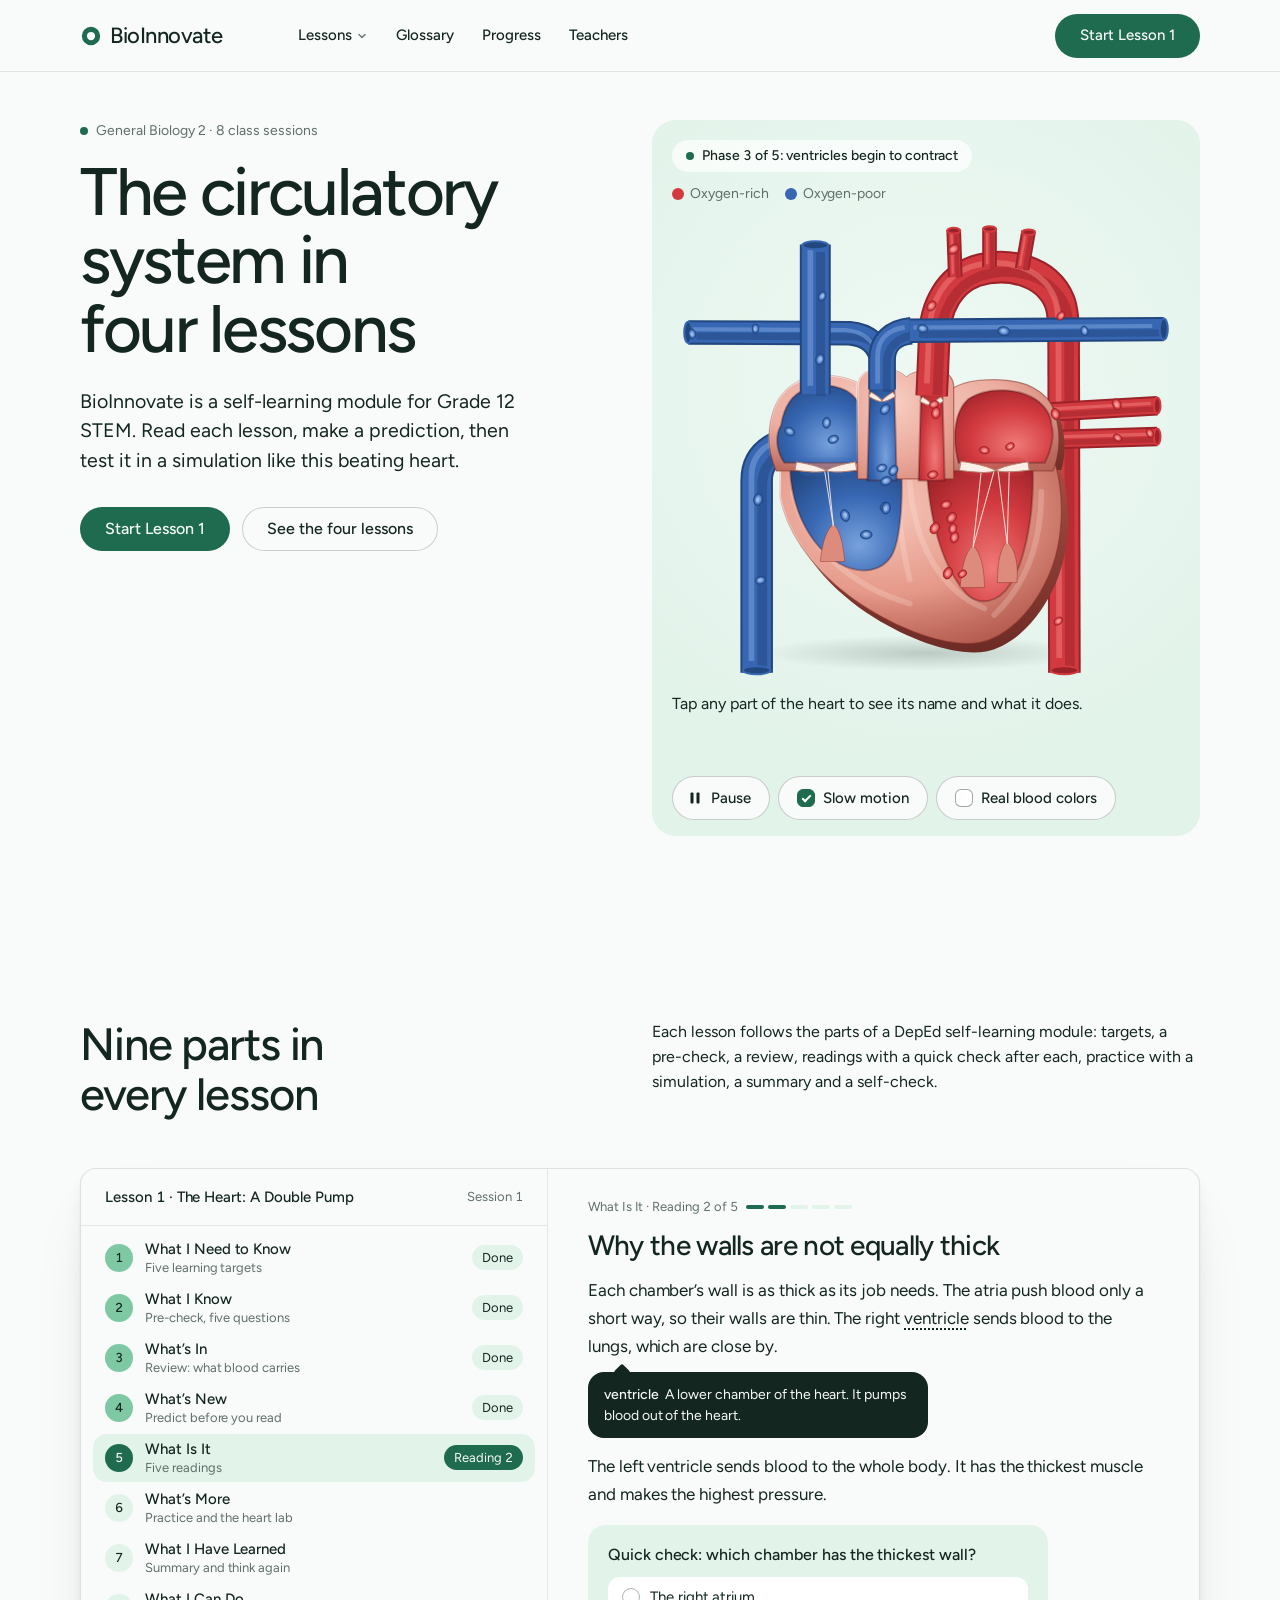
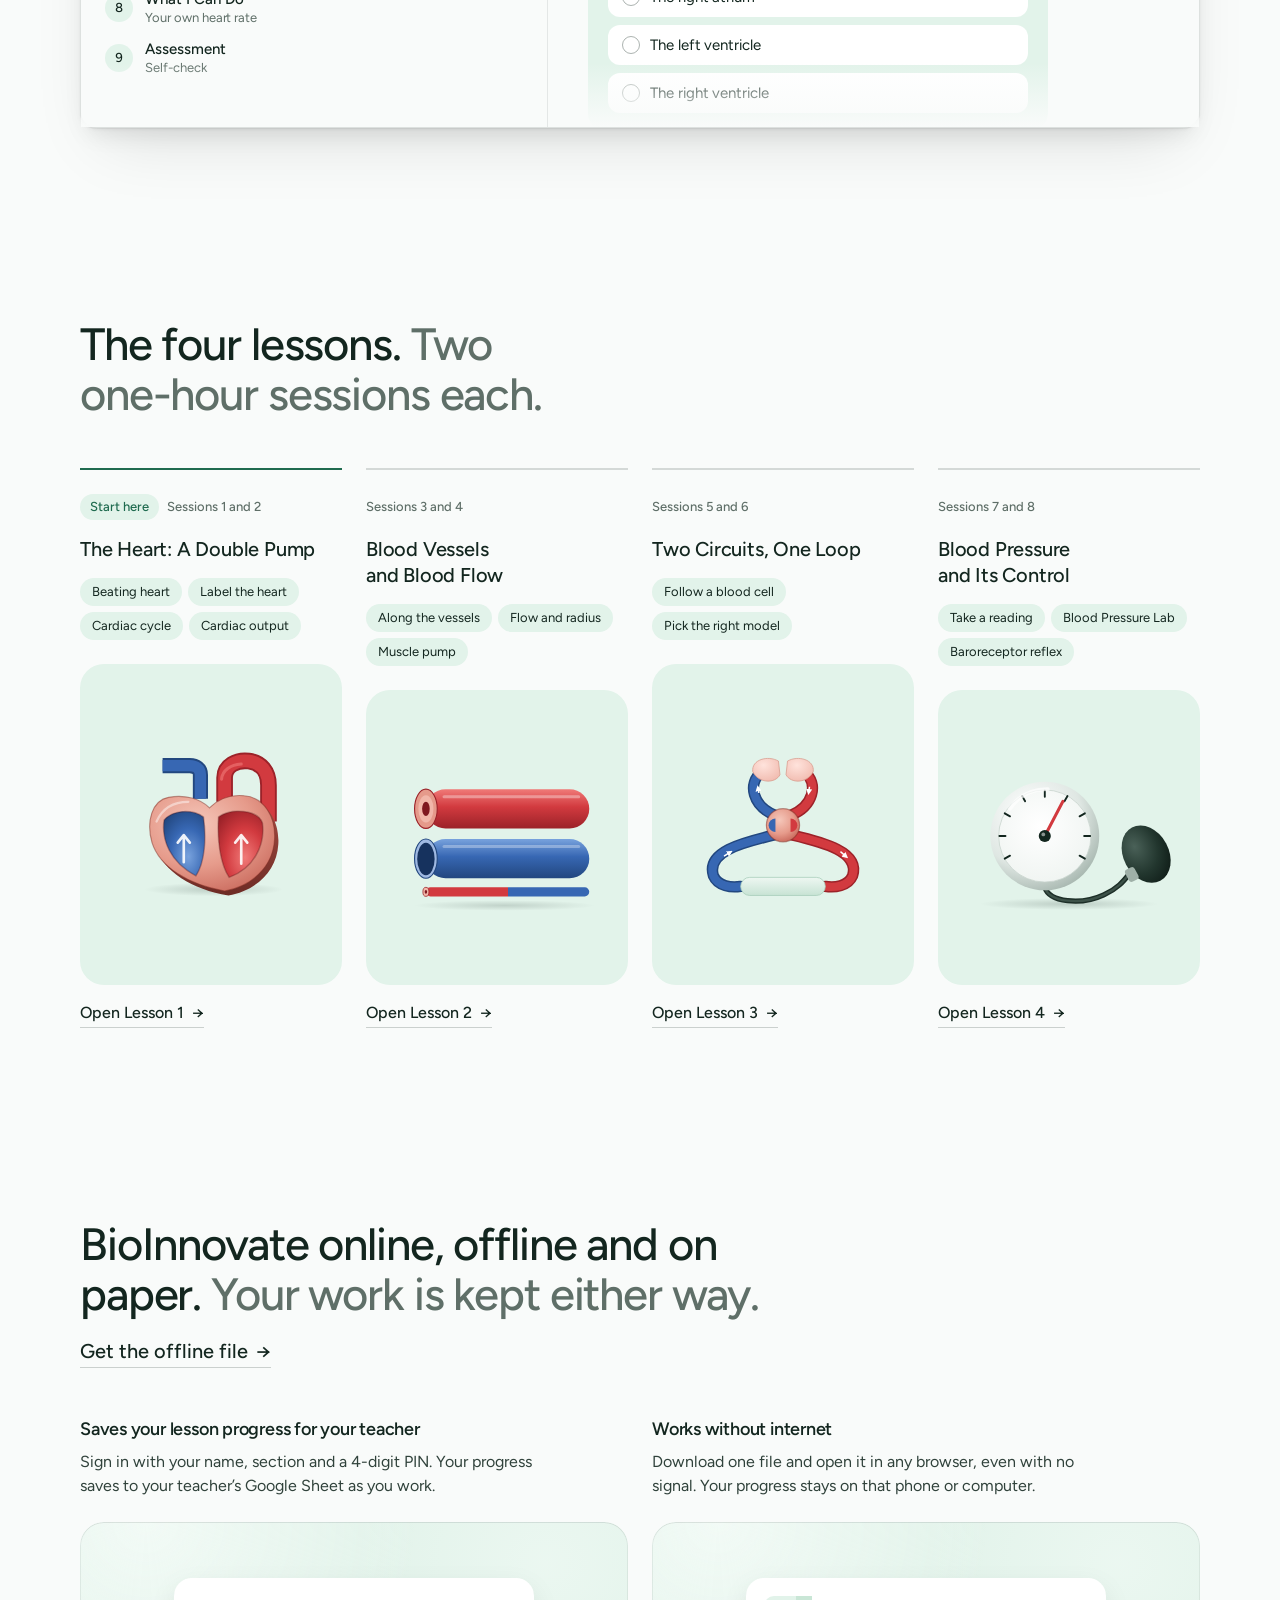
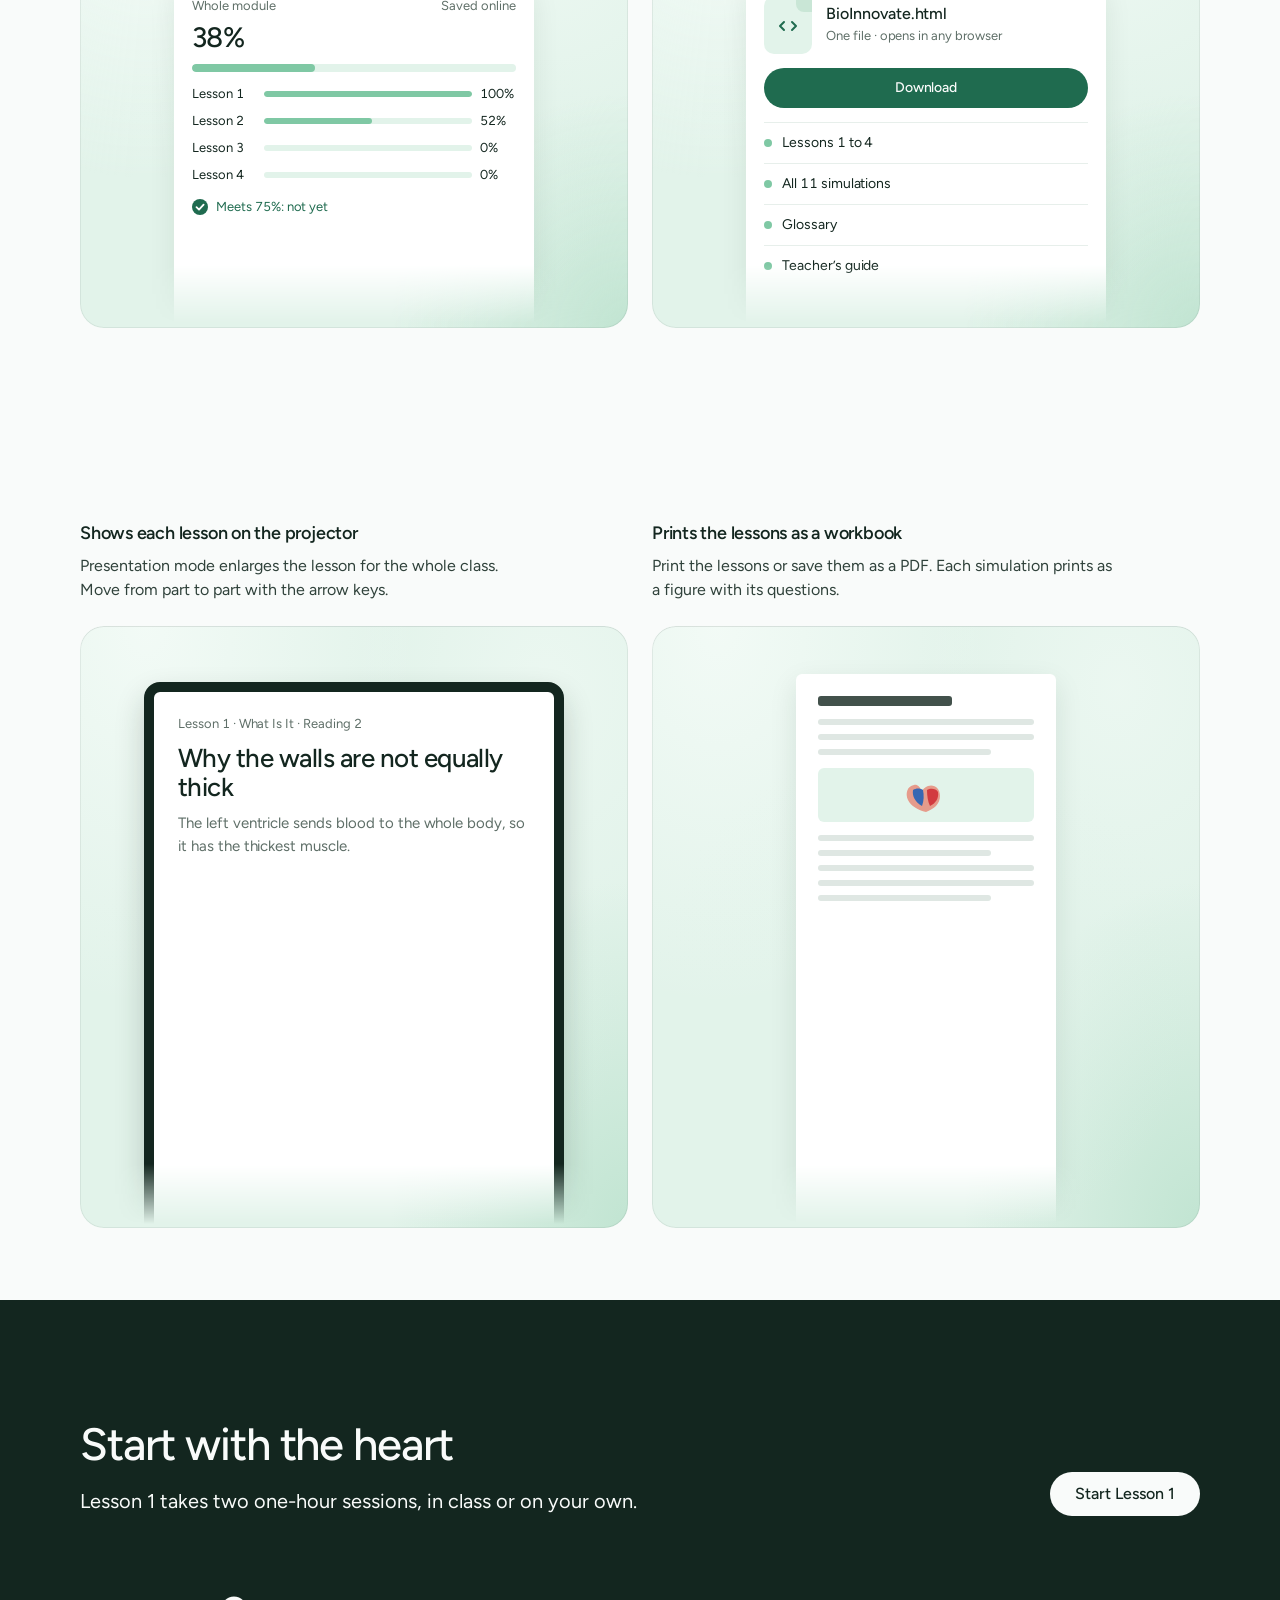
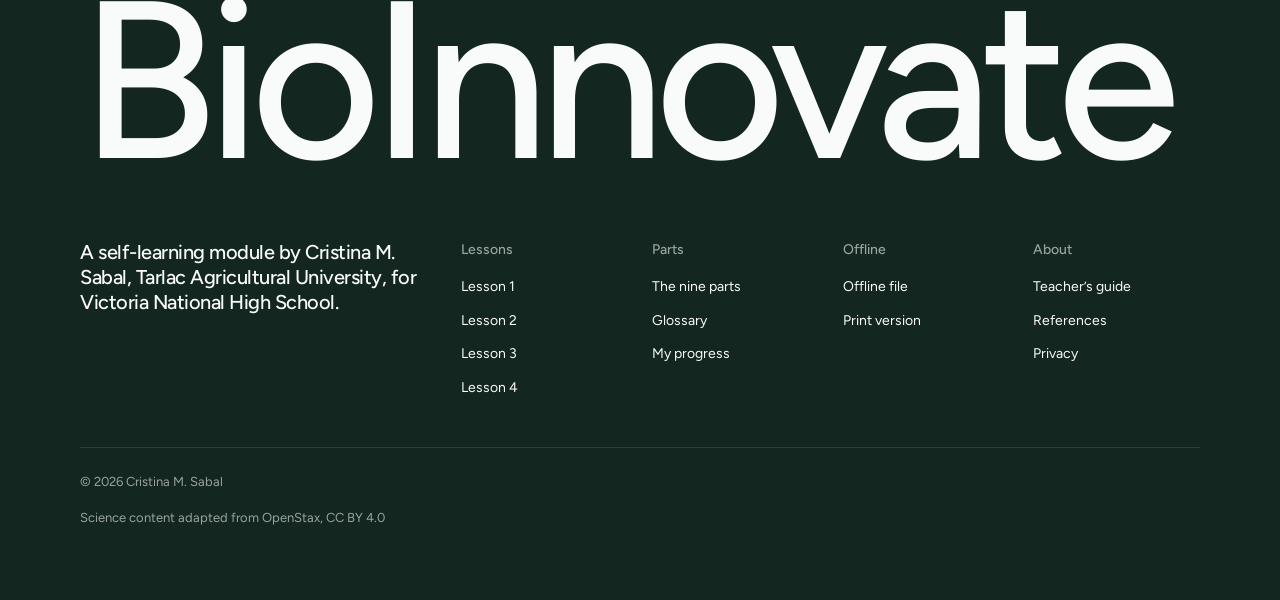
<file: index.html>
<!doctype html>
<html lang="en" data-type="software" data-radius="round" data-buttons="solid" data-motion>
<head>
<meta charset="utf-8">
<meta name="viewport" content="width=device-width, initial-scale=1">
<title>BioInnovate: circulatory system lessons for Grade 12 STEM</title>
<meta name="description" content="A self-learning module on the heart, blood vessels and blood pressure for General Biology 2, with simulations you can change, online saving and an offline file.">
<meta property="og:type" content="website">
<meta property="og:title" content="BioInnovate: circulatory system lessons for Grade 12 STEM">
<meta property="og:description" content="Four reading-first lessons on the heart and circulation, with simulations, for General Biology 2.">
<meta property="og:image" content="share.jpg">
<meta name="twitter:card" content="summary_large_image">
<link rel="icon" href="favicon.svg" type="image/svg+xml">
<meta name="theme-color" content="#f9fbfa">
<!-- <link rel="canonical" href="https://[the module's address]/"> -->
<meta name="site-kind" content="software">
<meta name="page-type" content="software">
<link rel="preload" href="fonts/figtree.woff" as="font" type="font/woff" crossorigin>
<link rel="stylesheet" href="assets/system.css?v=177c4fa4">
<link rel="stylesheet" href="assets/ui/cards.css?v=ec7a0b72">
<link rel="stylesheet" href="assets/motion/motion.css?v=6a8e049b">
<link rel="stylesheet" href="assets/layout/layout.css?v=83f00c78">
<style>
:root {
  --p-bg: #f9fbfa; --p-surface: #e2f3ea; --p-ink: #13261f; --p-muted: #5f6f68;
  --p-accent: #1f6b4f; --p-accent-ink: #f9fbfa; --p-action: #1f6b4f; --p-action-ink: #f9fbfa;
  --p-inv-bg: #13261f; --p-inv-surface: #21332c; --p-inv-ink: #f9fbfa; --p-inv-muted: #99a39f;
  --p-inv-accent: #f9fbfa; --p-inv-accent-ink: #13261f; --p-inv-action: #f9fbfa; --p-inv-action-ink: #13261f;
  --font-display: "Figtree", system-ui, sans-serif;
  --font-text: "Figtree", system-ui, sans-serif;
  --display-weight: 500;
  --display-tracking: -0.025em;
  --display-tracking-xl: -0.035em;
}
</style>
<link rel="stylesheet" href="assets/ui/base.css?v=1168d258">
<link rel="stylesheet" href="css/site.css?v=15fbfea0">
<link rel="stylesheet" href="css/sim.css?v=e1817dd1">
<script>document.documentElement.classList.add('m-enter');setTimeout(()=>document.documentElement.classList.add('m-enter-done'),700)</script>
</head>
<body>
<!-- type: software (BioInnovate is a web module; its lessons and simulations are the product's own UI)
     deal: palette the client's own (brief: Tinig Labs style, start.mjs brand) · type figtree (brief) ·
     hero split (brief: the reference's words-left, panel-right hero) · nav nav-mega with one small menu ·
     close close-word · footer footer-dark (dealt again: footer-statement's sage ground is outside the
     brief's palette) · rhythm space · buttons solid on the round radius: pills, the secondary outlined as in the reference (brief; arrow was dealt) · mark ring · radius round
     (brief: 24px cards, pill buttons) · grounds none · effect none (brief: calm)
     moments: none (brief: nothing moves on scroll; the hero's beating heart is the page's one moving piece)
     screens: hero 1 · inside 1 · lessons 1 · use 2 · closing 1 -->

<header class="nav">
  <div class="wrap nav__bar">
    <a class="skip-link" href="#top">Skip to content</a>
    <a class="nav__logo" href="#top"><span class="mark" data-mark="ring" aria-hidden="true"></span>BioInnovate</a>
    <nav class="nav__links" aria-label="Main">
      <div class="nav__item">
        <a class="nav__link" href="#lessons">Lessons <svg class="chev" viewBox="0 0 12 12" aria-hidden="true"><path d="M3 4.5l3 3 3-3" fill="none" stroke="currentColor" stroke-width="1.5" stroke-linecap="round" stroke-linejoin="round"/></svg></a>
        <div class="nav__menu">
          <div class="wrap grid">
            <div class="menu-col span-3">
              <p class="t-label">Sessions 1 to 4</p>
              <a href="lesson-1.html">The Heart: A Double Pump<span>Chambers, valves, one beat</span></a>
              <a href="lesson-2.html">Blood Vessels and Blood Flow<span>Pressure, speed, resistance</span></a>
            </div>
            <div class="menu-col span-3">
              <p class="t-label">Sessions 5 to 8</p>
              <a href="lesson-3.html">Two Circuits, One Loop<span>The lungs, the body, real color</span></a>
              <a href="lesson-4.html">Blood Pressure and Its Control<span>Readings and how they change</span></a>
            </div>
          </div>
        </div>
      </div>
      <div class="nav__item"><a class="nav__link" href="glossary.html">Glossary</a></div>
      <div class="nav__item"><a class="nav__link" href="progress.html">Progress</a></div>
      <div class="nav__item"><a class="nav__link" href="teacher.html">Teachers</a></div>
    </nav>
    <div class="nav__actions">
      <a class="btn btn--primary" href="lesson-1.html">Start Lesson 1</a>
    </div>
    <button class="nav__toggle" type="button" aria-expanded="false" aria-label="Menu">
      <svg width="18" height="18" viewBox="0 0 18 18" aria-hidden="true"><path d="M2 5h14M2 13h14" stroke="currentColor" stroke-width="1.6" stroke-linecap="round"/></svg>
    </button>
  </div>
</header>

<main id="top">
  <section class="hero hero--split" data-enter aria-labelledby="hero-h">
    <div class="wrap"><div class="hero-text grid hero__grid">
      <div class="hero__text span-5">
        <p class="hero__kicker"><span class="dot" aria-hidden="true"></span>General Biology 2 · 8 class sessions</p>
        <h1 id="hero-h">The circulatory system in four lessons</h1>
        <p class="hero__lead">BioInnovate is a self-learning module for Grade 12 STEM. Read each lesson, make a prediction, then test it in a simulation like this beating heart.</p>
        <div class="btn-row"><a class="btn btn--primary" href="lesson-1.html">Start Lesson 1</a><a class="btn btn--secondary" href="#lessons">See the four lessons</a></div>
      </div>
      <div class="hero__media hero__sim span-6 start-7" data-enter-media>
        <div id="hero-heart" class="ui ui-sim"></div>
      </div>
    </div></div>
  </section>

  <section class="section" id="inside" aria-labelledby="inside-h">
    <div class="wrap">
      <div class="grid">
        <h2 id="inside-h" class="span-5">Nine parts in every lesson</h2>
        <p class="span-6 start-7">Each lesson follows the parts of a DepEd self-learning module: targets, a pre-check, a review, readings with a quick check after each, practice with a simulation, a summary and a self-check.</p>
      </div>
      <div class="ui app fill" role="img" aria-label="Lesson 1 open on its fifth part, What Is It: the nine parts listed beside the second reading, with a glossary note open and a quick check below">
        <div class="app__pane app__pane--list"><div class="ui ui-parts">
          <div class="lw-bar"><span class="lw-bar__title">Lesson 1 · The Heart: A Double Pump</span><span class="lw-bar__meta">Session 1</span></div>
          <div class="lw-list">
            <div class="lw-row" data-state="done"><span class="lw-row__n">1</span><span class="lw-row__name">What I Need to Know<span class="lw-row__sub">Five learning targets</span></span><span class="lw-chip">Done</span></div>
            <div class="lw-row" data-state="done"><span class="lw-row__n">2</span><span class="lw-row__name">What I Know<span class="lw-row__sub">Pre-check, five questions</span></span><span class="lw-chip">Done</span></div>
            <div class="lw-row" data-state="done"><span class="lw-row__n">3</span><span class="lw-row__name">What’s In<span class="lw-row__sub">Review: what blood carries</span></span><span class="lw-chip">Done</span></div>
            <div class="lw-row" data-state="done"><span class="lw-row__n">4</span><span class="lw-row__name">What’s New<span class="lw-row__sub">Predict before you read</span></span><span class="lw-chip">Done</span></div>
            <div class="lw-row" data-state="now"><span class="lw-row__n">5</span><span class="lw-row__name">What Is It<span class="lw-row__sub">Five readings</span></span><span class="lw-chip">Reading 2</span></div>
            <div class="lw-row"><span class="lw-row__n">6</span><span class="lw-row__name">What’s More<span class="lw-row__sub">Practice and the heart lab</span></span></div>
            <div class="lw-row"><span class="lw-row__n">7</span><span class="lw-row__name">What I Have Learned<span class="lw-row__sub">Summary and think again</span></span></div>
            <div class="lw-row"><span class="lw-row__n">8</span><span class="lw-row__name">What I Can Do<span class="lw-row__sub">Your own heart rate</span></span></div>
            <div class="lw-row"><span class="lw-row__n">9</span><span class="lw-row__name">Assessment<span class="lw-row__sub">Self-check</span></span></div>
          </div>
        </div></div>
        <div class="app__pane app__pane--open">
          <div class="ui ui-reading lw-open">
            <div class="lw-open__label">What Is It · Reading 2 of 5 <span class="lw-open__dots"><i class="on"></i><i class="on"></i><i></i><i></i><i></i></span></div>
            <div class="lw-open__title">Why the walls are not equally thick</div>
            <p>Each chamber’s wall is as thick as its job needs. The atria push blood only a short way, so their walls are thin. The right <span class="lw-term">ventricle</span> sends blood to the lungs, which are close by.</p>
            <div class="lw-pop"><b>ventricle</b> A lower chamber of the heart. It pumps blood out of the heart.</div>
            <p class="lw-p2">The left ventricle sends blood to the whole body. It has the thickest muscle and makes the highest pressure.</p>
            <div class="lw-check">
              <div class="lw-check__q">Quick check: which chamber has the thickest wall?</div>
              <div class="lw-opt"><i></i>The right atrium</div>
              <div class="lw-opt"><i></i>The left ventricle</div>
              <div class="lw-opt"><i></i>The right ventricle</div>
            </div>
          </div>
        </div>
      </div>
    </div>
  </section>

  <section class="section" id="lessons" aria-labelledby="lessons-h">
    <div class="wrap">
      <div class="section-head">
        <h2 id="lessons-h">The four lessons. <span class="muted desk">Two one-hour sessions each.</span></h2>
      </div>
      <ol class="grid path fill">
        <li class="path__step span-3 m-zoom" data-state="now">
          <p class="path__state"><span class="path__chip">Start here</span><span>Sessions 1 and 2</span></p>
          <h3>The Heart: A Double Pump</h3>
          <ul class="path__sims"><li>Beating heart</li><li>Label the heart</li><li>Cardiac cycle</li><li>Cardiac output</li></ul>
          <div class="path__pic"><img src="img/l1.svg" alt="A heart cut open: a blue right side and a red left side, two pumps side by side" width="320" height="200" loading="lazy"></div>
          <a class="link" href="lesson-1.html">Open Lesson 1</a>
        </li>
        <li class="path__step span-3 m-zoom" data-state="next">
          <p class="path__state"><span>Sessions 3 and 4</span></p>
          <h3>Blood Vessels and Blood Flow</h3>
          <ul class="path__sims"><li>Along the vessels</li><li>Flow and radius</li><li>Muscle pump</li></ul>
          <div class="path__pic"><img src="img/l2.svg" alt="Three blood vessels cut across: an artery, a vein and a capillary" width="320" height="200" loading="lazy"></div>
          <a class="link" href="lesson-2.html">Open Lesson 2</a>
        </li>
        <li class="path__step span-3 m-zoom" data-state="next">
          <p class="path__state"><span>Sessions 5 and 6</span></p>
          <h3>Two Circuits, One Loop</h3>
          <ul class="path__sims"><li>Follow a blood cell</li><li>Pick the right model</li></ul>
          <div class="path__pic"><img src="img/l3.svg" alt="Blood’s double loop: heart to lungs and back, then heart to body and back" width="320" height="200" loading="lazy"></div>
          <a class="link" href="lesson-3.html">Open Lesson 3</a>
        </li>
        <li class="path__step span-3 m-zoom" data-state="next">
          <p class="path__state"><span>Sessions 7 and 8</span></p>
          <h3>Blood Pressure and Its Control</h3>
          <ul class="path__sims"><li>Take a reading</li><li>Blood Pressure Lab</li><li>Baroreceptor reflex</li></ul>
          <div class="path__pic"><img src="img/l4.svg" alt="A blood pressure gauge joined by a tube to a squeeze bulb" width="320" height="200" loading="lazy"></div>
          <a class="link" href="lesson-4.html">Open Lesson 4</a>
        </li>
      </ol>
    </div>
  </section>

  <section class="section g2 g2m" id="use" aria-labelledby="use-h">
    <div class="wrap">
      <div class="group">
        <div class="section-head">
          <h2 id="use-h">BioInnovate online, offline and on paper. <span class="muted desk">Your work is kept either way.</span></h2>
          <p><a class="link" href="BioInnovate.html" download>Get the offline file</a></p>
        </div>
        <div class="grid">
          <article class="card card--row card--open span-6">
            <h3>Saves your lesson progress for your teacher</h3>
            <p>Sign in with your name, section and a 4-digit PIN. <span class="desk">Your progress saves to your teacher’s Google Sheet as you work.</span></p>
            <div class="panel"><div class="stage stage--fade-b"><div class="at-rise fit to-edge" style="--fit-max:360px;--ax:max(24px, 50% - 180px);--ay:56px;--ay-sm:24px">
              <div class="ui ui-mini mini" role="img" aria-label="A progress card: whole module 38 percent, Lesson 1 done, Lesson 2 half done, saved online">
                <div class="mini__label"><span>Whole module</span><span>Saved online</span></div>
                <div class="mini__big">38%</div>
                <div class="mini__bar"><i style="width:38%"></i></div>
                <div class="mini__rows">
                  <div class="mini__row"><span>Lesson 1</span><span class="mini__bar"><i style="width:100%"></i></span><span>100%</span></div>
                  <div class="mini__row"><span>Lesson 2</span><span class="mini__bar"><i style="width:52%"></i></span><span>52%</span></div>
                  <div class="mini__row"><span>Lesson 3</span><span class="mini__bar"><i style="width:0%"></i></span><span>0%</span></div>
                  <div class="mini__row"><span>Lesson 4</span><span class="mini__bar"><i style="width:0%"></i></span><span>0%</span></div>
                </div>
                <div class="mini__ok">Meets 75%: not yet</div>
              </div>
            </div></div></div>
          </article>
          <article class="card card--row card--open span-6">
            <h3>Works without internet</h3>
            <p>Download one file and open it in any browser, even with no signal. <span class="desk">Your progress stays on that phone or computer.</span></p>
            <div class="panel"><div class="stage stage--fade-b"><div class="at-rise fit to-edge" style="--fit-max:360px;--ax:max(24px, 50% - 180px);--ay:56px;--ay-sm:24px">
              <div class="ui ui-mini mini" role="img" aria-label="A download card for the one-file offline version of BioInnovate and what it holds">
                <div class="mini-file">
                  <span class="mini-file__ico"><svg viewBox="0 0 24 24" aria-hidden="true"><path d="M8 8 4 12l4 4M16 8l4 4-4 4" fill="none" stroke="#1f6b4f" stroke-width="2" stroke-linecap="round" stroke-linejoin="round"/></svg></span>
                  <span><span class="mini-file__name">BioInnovate.html</span><span class="mini-file__sub">One file · opens in any browser</span></span>
                </div>
                <div class="mini-file__btn">Download</div>
                <div class="mini-file__list"><span>Lessons 1 to 4</span><span>All 11 simulations</span><span>Glossary</span><span>Teacher’s guide</span></div>
              </div>
            </div></div></div>
          </article>
        </div>
      </div>
      <div class="grid">
        <article class="card card--row card--open span-6">
          <h3>Shows each lesson on the projector</h3>
          <p>Presentation mode enlarges the lesson for the whole class. <span class="desk">Move from part to part with the arrow keys.</span></p>
          <div class="panel"><div class="stage stage--fade-b"><div class="at-rise fit to-edge" style="--fit-max:420px;--ax:max(24px, 50% - 210px);--ay:56px;--ay-sm:24px">
            <div class="ui ui-mini mini-slide" role="img" aria-label="A lesson part shown large on a projector in presentation mode">
              <span class="mini-slide__k">Lesson 1 · What Is It · Reading 2</span>
              <span class="mini-slide__t">Why the walls are not equally thick</span>
              <span class="mini-slide__p">The left ventricle sends blood to the whole body, so it has the thickest muscle.</span>
              <span class="mini-slide__keys" aria-hidden="true"><i>←</i><i>→</i></span>
            </div>
          </div></div></div>
        </article>
        <article class="card card--row card--open span-6">
          <h3>Prints the lessons as a workbook</h3>
          <p>Print the lessons or save them as a PDF. <span class="desk">Each simulation prints as a figure with its questions.</span></p>
          <div class="panel"><div class="stage stage--fade-b"><div class="at-rise fit to-edge" style="--fit-max:260px;--ax:max(24px, 50% - 130px);--ay:48px;--ay-sm:24px">
            <div class="ui ui-mini mini-page" role="img" aria-label="A printed workbook page with a title, text, a figure and question lines">
              <i class="t"></i><i></i><i></i><i class="s"></i>
              <span class="fig"><svg viewBox="0 0 60 40" aria-hidden="true"><path d="M18 10c-7 1-9 9-6 15 3 6 10 10 18 12 8-3 14-8 14-16 0-8-6-12-12-10-3 1-5 3-6 5-2-4-5-7-8-6z" fill="#e69b8b"/><path d="M17 15c-1 6 2 12 9 16 2-5 2-11 1-16-3-2-7-2-10 0z" fill="#3767b3"/><path d="M31 15c0 6 1 12 3 16 6-3 9-8 8-14-2-4-8-4-11-2z" fill="#d23a3f"/></svg></span>
              <i></i><i class="s"></i><i></i><i></i><i class="s"></i>
            </div>
          </div></div></div>
        </article>
      </div>
    </div>
  </section>
</main>

<footer class="footer closing footer--dark ground-inverse g2m" id="contact" aria-labelledby="close-h">
  <div class="wrap">
    <div class="closing__cta close--word">
      <div class="section-head--split">
        <div><h2 id="close-h">Start with the heart</h2><p class="t-lead">Lesson 1 takes two one-hour sessions, in class or on your own.</p></div>
        <a class="btn btn--primary" href="lesson-1.html">Start Lesson 1</a>
      </div>
      <p class="close__word" aria-hidden="true">BioInnovate</p>
    </div>
    <div class="closing__links">
      <div class="grid">
        <div class="span-4 stack-4">
          <p class="footer__lede">A self-learning module by Cristina M. Sabal, Tarlac Agricultural University, for Victoria National High School.</p>
        </div>
        <div class="span-2 footer__col"><h3>Lessons</h3><ul><li><a href="lesson-1.html">Lesson 1</a></li><li><a href="lesson-2.html">Lesson 2</a></li><li><a href="lesson-3.html">Lesson 3</a></li><li><a href="lesson-4.html">Lesson 4</a></li></ul></div>
        <div class="span-2 footer__col"><h3>Parts</h3><ul><li><a href="#inside">The nine parts</a></li><li><a href="glossary.html">Glossary</a></li><li><a href="progress.html">My progress</a></li></ul></div>
        <div class="span-2 footer__col"><h3>Offline</h3><ul><li><a href="BioInnovate.html" download>Offline file</a></li><li><a href="print.html">Print version</a></li></ul></div>
        <div class="span-2 footer__col"><h3>About</h3><ul><li><a href="teacher.html">Teacher’s guide</a></li><li><a href="references.html">References</a></li><li><a href="privacy.html">Privacy</a></li></ul></div>
      </div>
      <div class="footer__legal">
        <span>&copy; 2026 Cristina M. Sabal</span>
        <div class="socials"></div>
        <a class="credits" href="references.html">Science content adapted from OpenStax, CC BY 4.0</a>
      </div>
    </div>
  </div>
</footer>

<script type="module" src="assets/system.js?v=bcc86e83"></script>
<script type="module" src="assets/motion/motion.js?v=567e8410"></script>
<script type="module" src="assets/layout/layout.js?v=f6274f27"></script>
<script src="js/heart.js?v=2db81f7a"></script>
<script src="js/site.js?v=ff5bd797"></script>
<script>BioHeart.mount(document.getElementById('hero-heart'), { mode: 'hero' });</script>
</body>
</html>
</file>
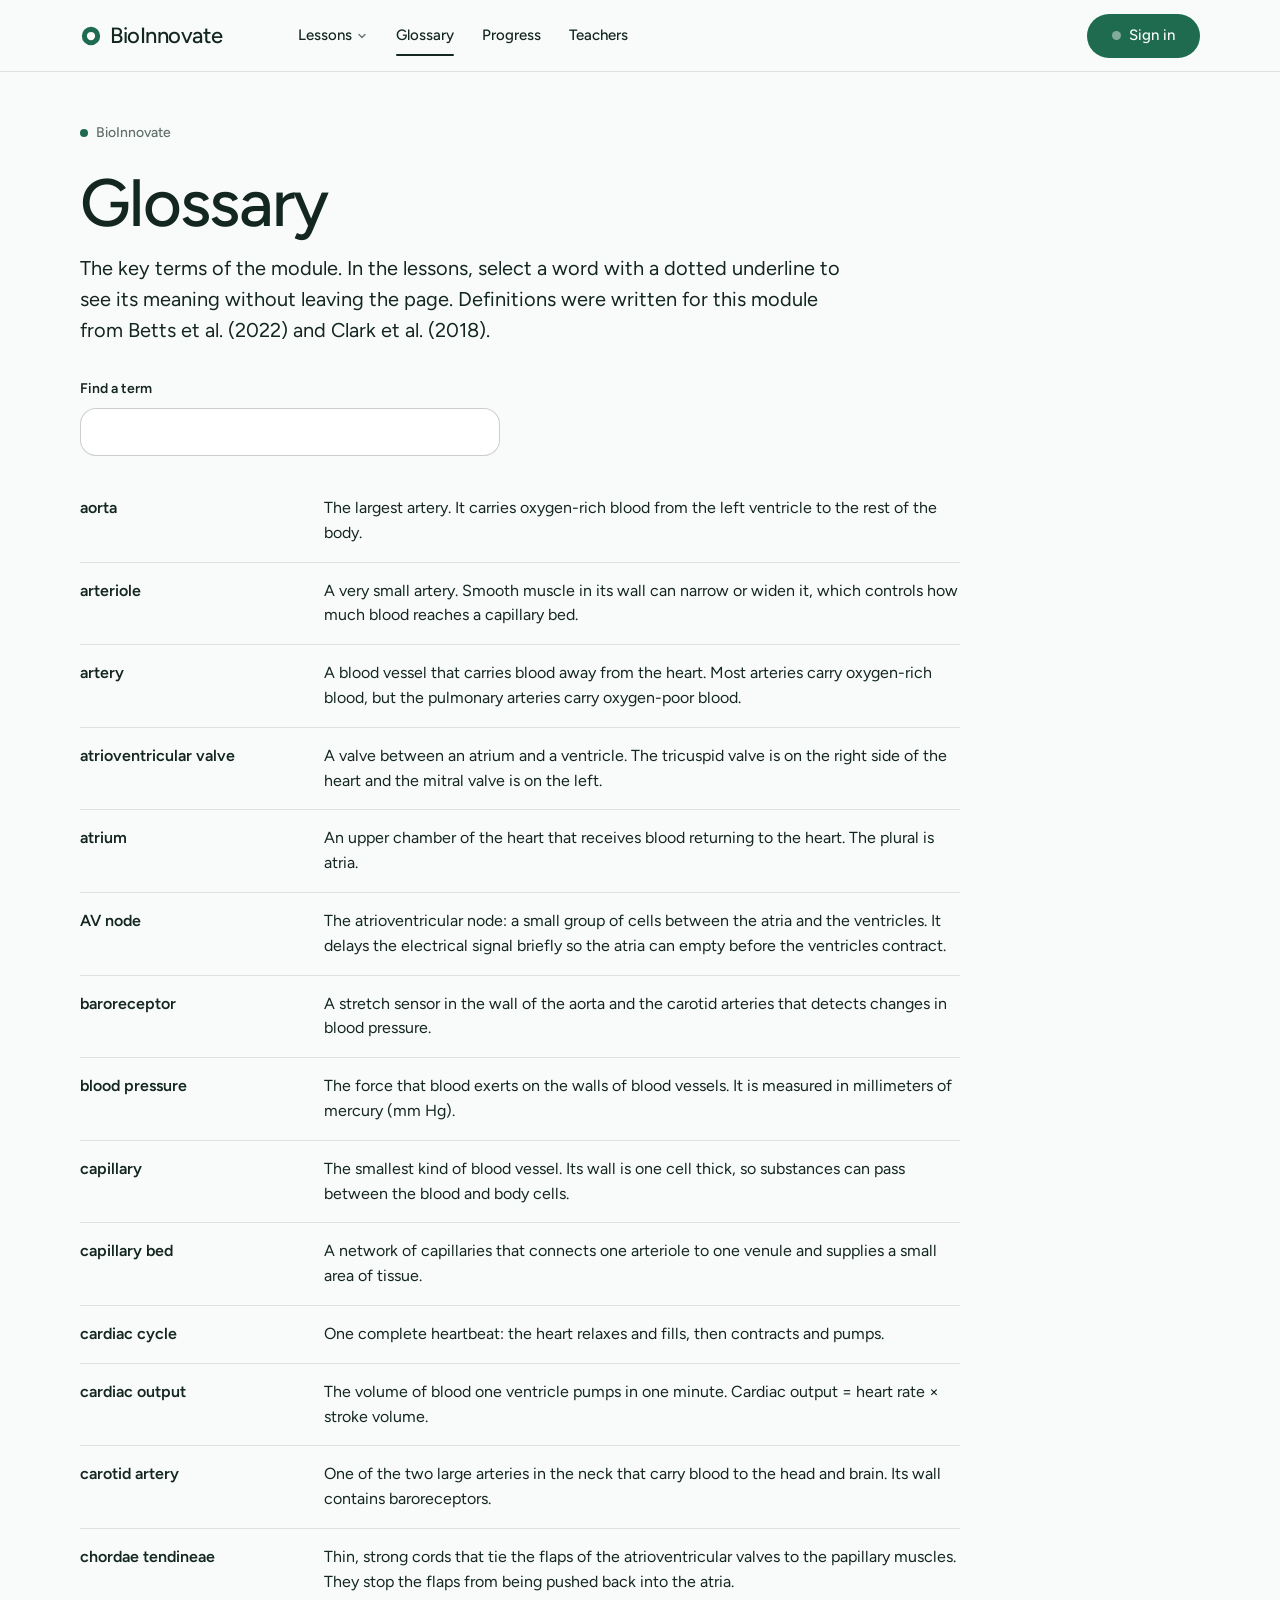
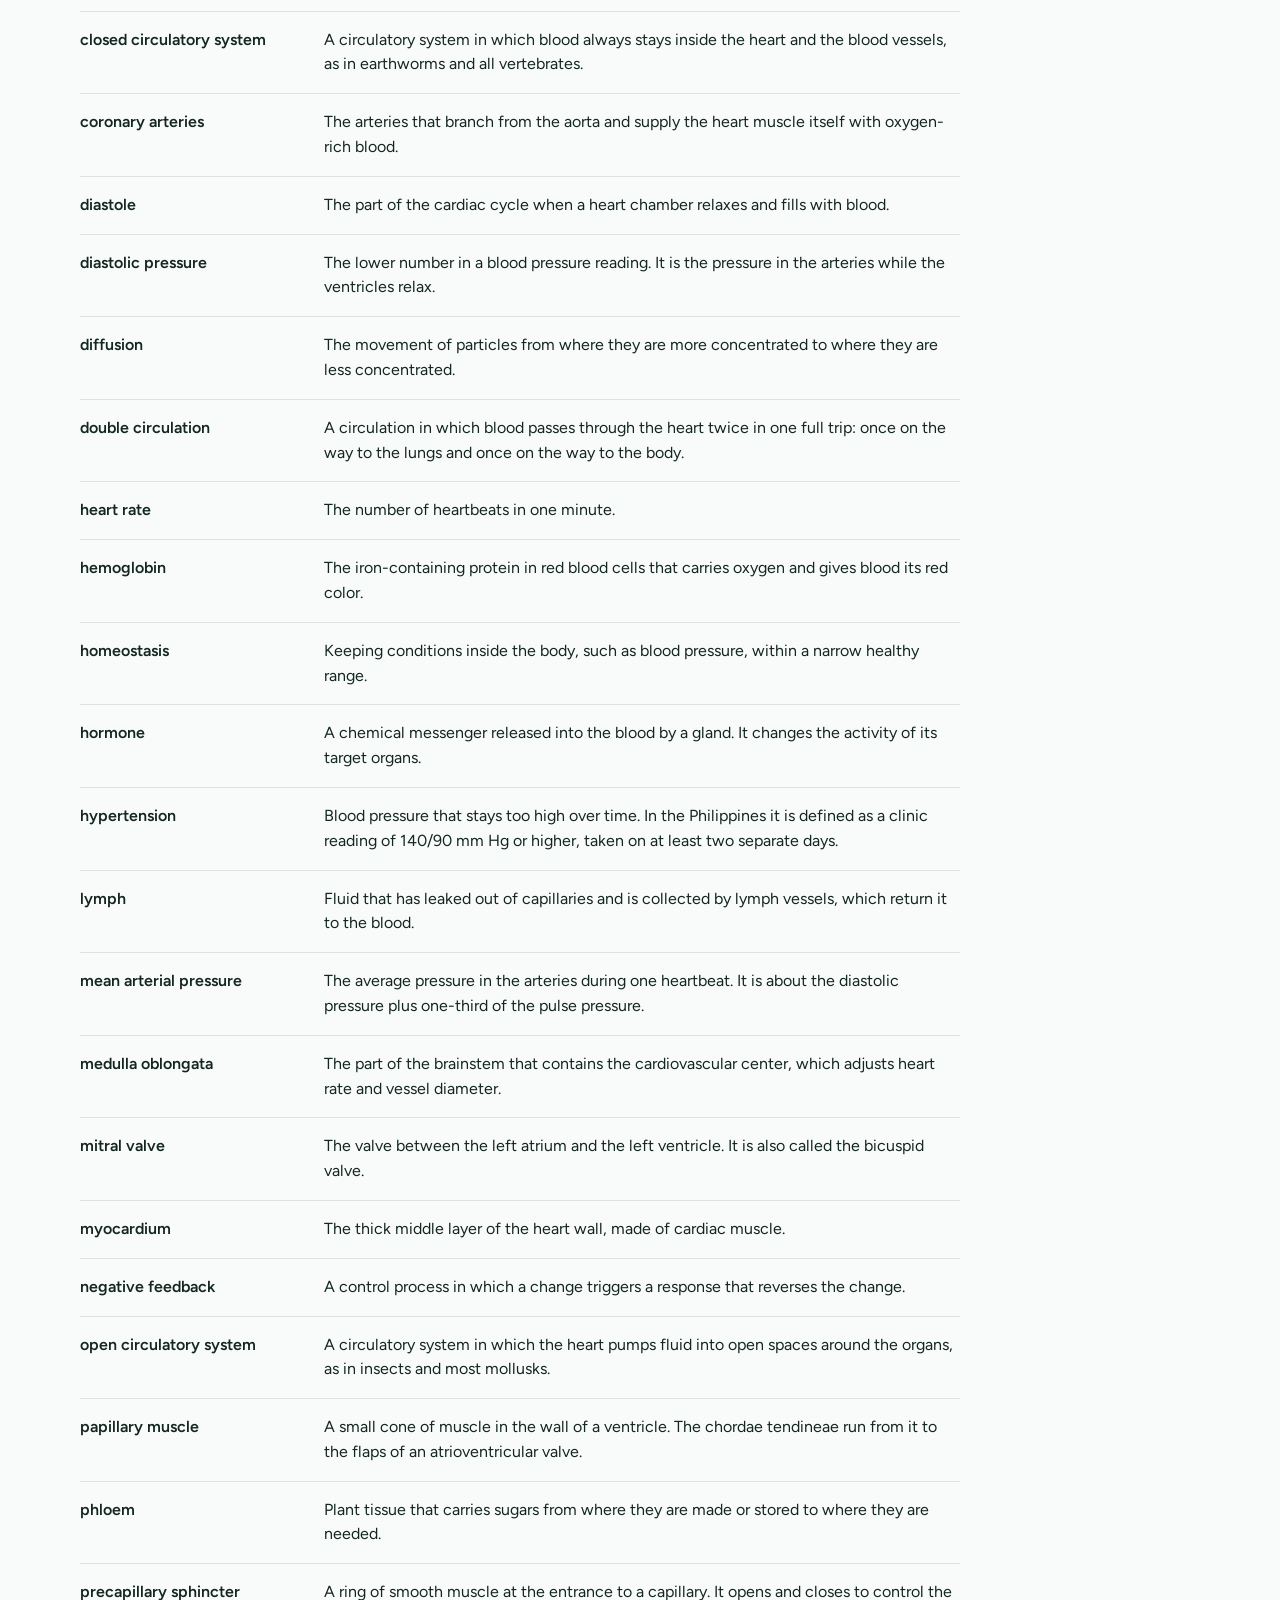
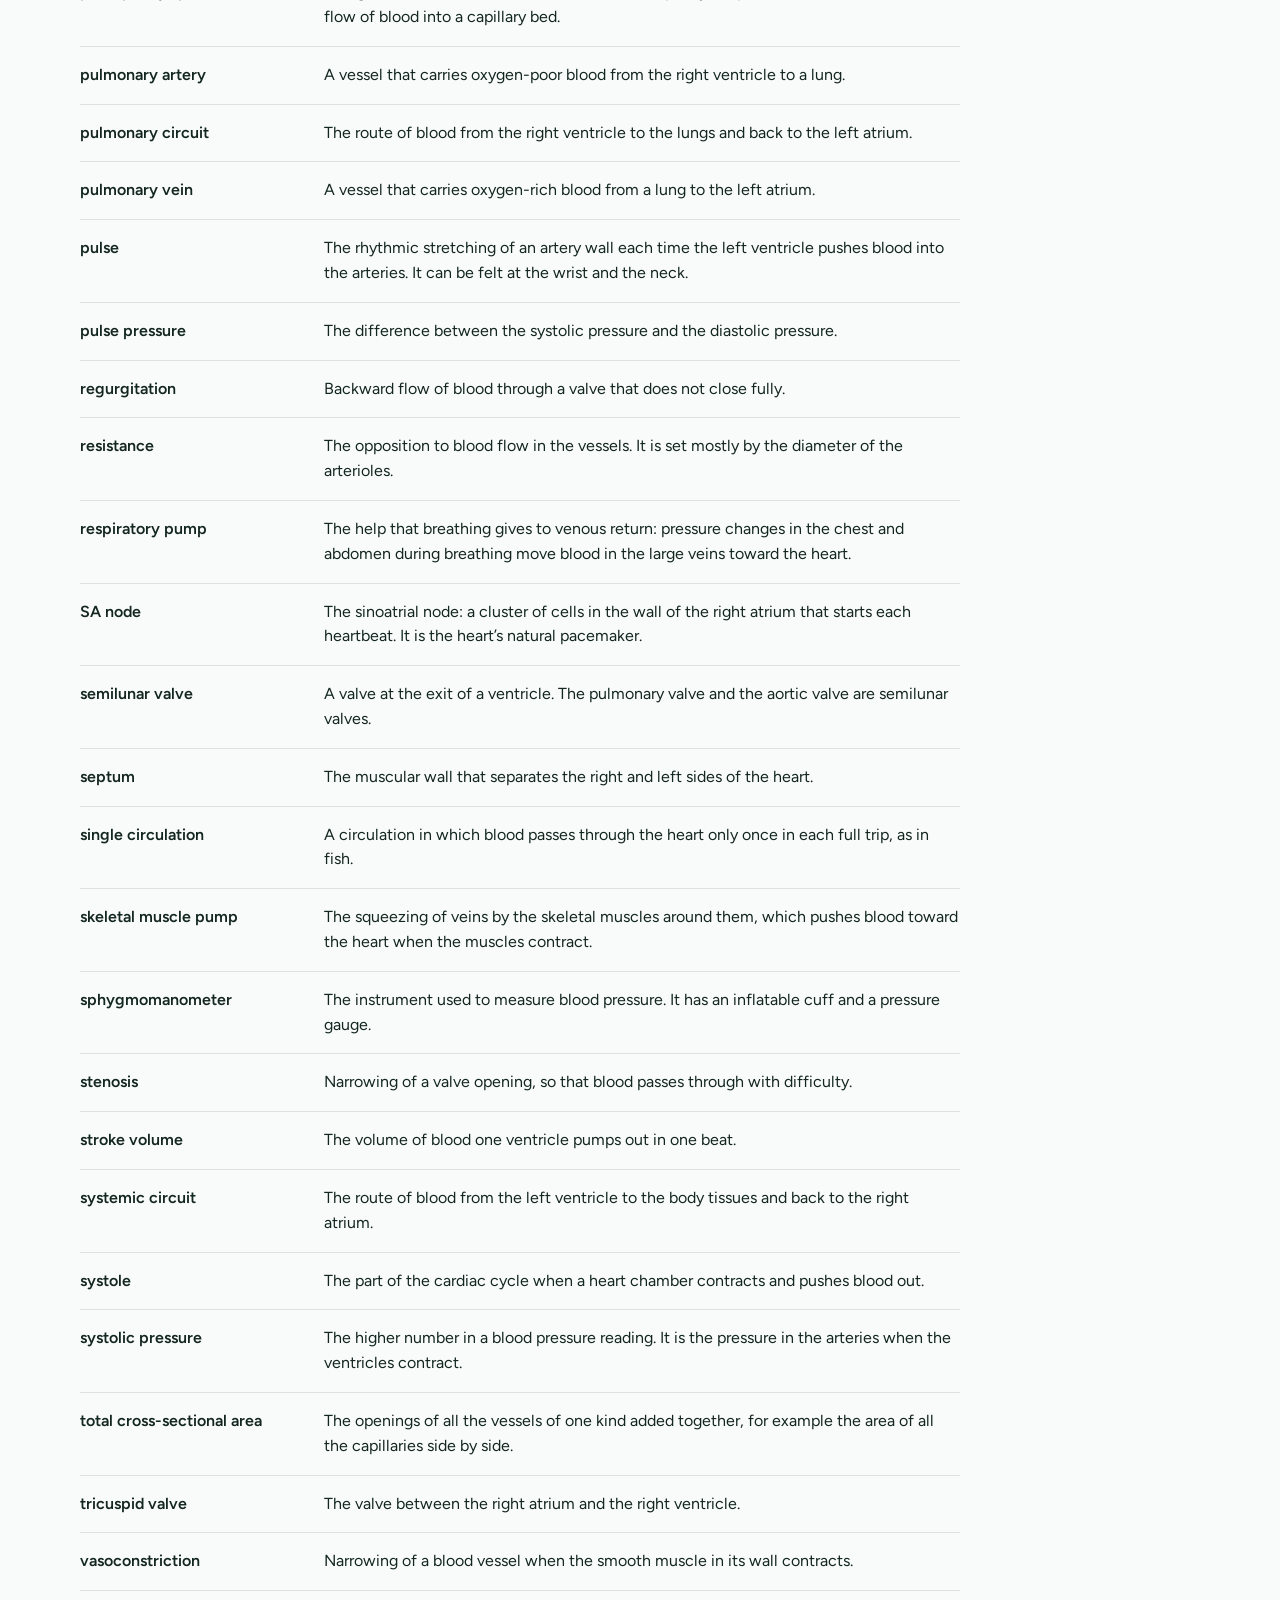
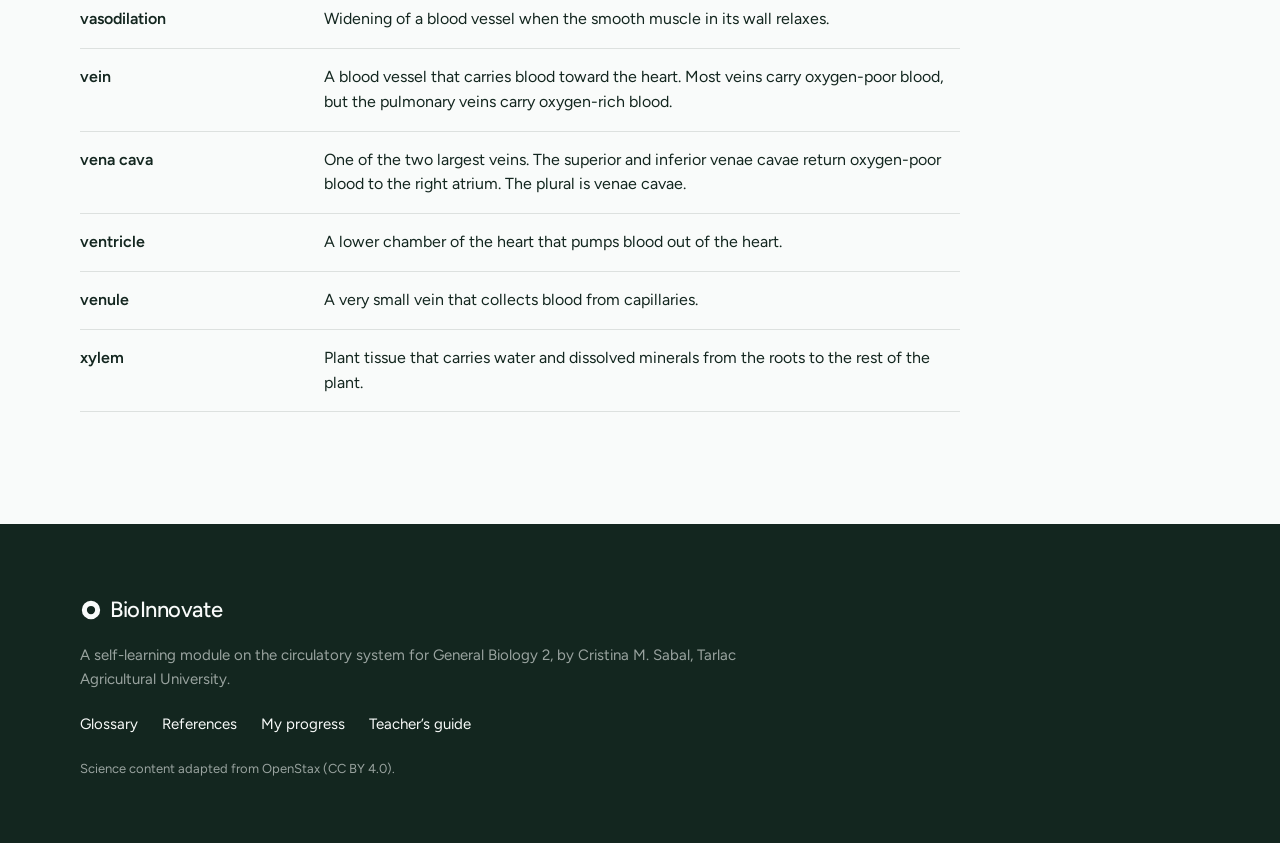
<file: glossary.html>
<!doctype html>
<html lang="en" data-type="software" data-radius="round" data-buttons="solid">
<head>
<meta charset="utf-8">
<meta name="viewport" content="width=device-width, initial-scale=1">
<title>Glossary | BioInnovate</title>
<meta name="description" content="The key terms of the BioInnovate module on the circulatory system, with their meanings.">
<link rel="icon" href="favicon.svg" type="image/svg+xml">
<meta name="theme-color" content="#f9fbfa">
<link rel="preload" href="fonts/figtree.woff" as="font" type="font/woff" crossorigin>
<link rel="stylesheet" href="assets/system.css?v=177c4fa4"><style>
:root {
  --p-bg: #f9fbfa; --p-surface: #e2f3ea; --p-ink: #13261f; --p-muted: #5f6f68;
  --p-accent: #1f6b4f; --p-accent-ink: #f9fbfa; --p-action: #1f6b4f; --p-action-ink: #f9fbfa;
  --p-inv-bg: #13261f; --p-inv-surface: #21332c; --p-inv-ink: #f9fbfa; --p-inv-muted: #99a39f;
  --p-inv-accent: #f9fbfa; --p-inv-accent-ink: #13261f; --p-inv-action: #f9fbfa; --p-inv-action-ink: #13261f;
  --font-display: "Figtree", system-ui, sans-serif;
  --font-text: "Figtree", system-ui, sans-serif;
  --display-weight: 500;
  --display-tracking: -0.025em;
  --display-tracking-xl: -0.035em;
}
</style><link rel="stylesheet" href="css/site.css?v=15fbfea0"><link rel="stylesheet" href="css/sim.css?v=e1817dd1"><link rel="stylesheet" href="css/lesson.css?v=179b216e"><link rel="stylesheet" href="css/simx.css?v=d75a1b41">
</head>
<body class="lesson-page doc-page">
<header class="nav"><div class="wrap nav__bar"><a class="skip-link" href="#main">Skip to content</a><a class="nav__logo" href="index.html"><span class="mark" data-mark="ring" aria-hidden="true"></span>BioInnovate</a><nav class="nav__links" aria-label="Main"><div class="nav__item"><a class="nav__link" href="index.html#lessons">Lessons <svg class="chev" viewBox="0 0 12 12" aria-hidden="true"><path d="M3 4.5l3 3 3-3" fill="none" stroke="currentColor" stroke-width="1.5" stroke-linecap="round" stroke-linejoin="round"/></svg></a><div class="nav__menu"><div class="wrap grid"><div class="menu-col span-3"><p class="t-label">Sessions 1 to 4</p><a href="lesson-1.html">The Heart: A Double Pump<span>Chambers, valves, one beat</span></a><a href="lesson-2.html">Blood Vessels and Blood Flow<span>Pressure, speed, resistance</span></a></div><div class="menu-col span-3"><p class="t-label">Sessions 5 to 8</p><a href="lesson-3.html">Two Circuits, One Loop<span>The lungs, the body, real color</span></a><a href="lesson-4.html">Blood Pressure and Its Control<span>Readings and how they change</span></a></div></div></div></div><div class="nav__item"><a class="nav__link" href="glossary.html" aria-current="page">Glossary</a></div><div class="nav__item"><a class="nav__link" href="progress.html">Progress</a></div><div class="nav__item"><a class="nav__link" href="teacher.html">Teachers</a></div></nav><div class="nav__actions"><button type="button" class="btn btn--secondary js-present" hidden>Present</button></div><button class="nav__toggle" type="button" aria-expanded="false" aria-label="Menu"><svg width="18" height="18" viewBox="0 0 18 18" aria-hidden="true"><path d="M2 5h14M2 13h14" stroke="currentColor" stroke-width="1.6" stroke-linecap="round"/></svg></button></div></header><main id="main" class="doc wrap"><p class="lp-head__k"><span class="dot" aria-hidden="true"></span>BioInnovate</p><h1>Glossary</h1><p class="doc__lead">The key terms of the module. In the lessons, select a word with a dotted underline to see its meaning without leaving the page. Definitions were written for this module from Betts et al. (2022) and Clark et al. (2018).</p><label class="gl__find"><span>Find a term</span><input type="search" id="gl-find" autocomplete="off"></label><dl class="gl"><div class="gl__item" id="g-aorta"><dt>aorta</dt><dd>The largest artery. It carries oxygen-rich blood from the left ventricle to the rest of the body.</dd></div><div class="gl__item" id="g-arteriole"><dt>arteriole</dt><dd>A very small artery. Smooth muscle in its wall can narrow or widen it, which controls how much blood reaches a capillary bed.</dd></div><div class="gl__item" id="g-artery"><dt>artery</dt><dd>A blood vessel that carries blood away from the heart. Most arteries carry oxygen-rich blood, but the pulmonary arteries carry oxygen-poor blood.</dd></div><div class="gl__item" id="g-atrioventricular-valve"><dt>atrioventricular valve</dt><dd>A valve between an atrium and a ventricle. The tricuspid valve is on the right side of the heart and the mitral valve is on the left.</dd></div><div class="gl__item" id="g-atrium"><dt>atrium</dt><dd>An upper chamber of the heart that receives blood returning to the heart. The plural is atria.</dd></div><div class="gl__item" id="g-av-node"><dt>AV node</dt><dd>The atrioventricular node: a small group of cells between the atria and the ventricles. It delays the electrical signal briefly so the atria can empty before the ventricles contract.</dd></div><div class="gl__item" id="g-baroreceptor"><dt>baroreceptor</dt><dd>A stretch sensor in the wall of the aorta and the carotid arteries that detects changes in blood pressure.</dd></div><div class="gl__item" id="g-blood-pressure"><dt>blood pressure</dt><dd>The force that blood exerts on the walls of blood vessels. It is measured in millimeters of mercury (mm Hg).</dd></div><div class="gl__item" id="g-capillary"><dt>capillary</dt><dd>The smallest kind of blood vessel. Its wall is one cell thick, so substances can pass between the blood and body cells.</dd></div><div class="gl__item" id="g-capillary-bed"><dt>capillary bed</dt><dd>A network of capillaries that connects one arteriole to one venule and supplies a small area of tissue.</dd></div><div class="gl__item" id="g-cardiac-cycle"><dt>cardiac cycle</dt><dd>One complete heartbeat: the heart relaxes and fills, then contracts and pumps.</dd></div><div class="gl__item" id="g-cardiac-output"><dt>cardiac output</dt><dd>The volume of blood one ventricle pumps in one minute. Cardiac output = heart rate × stroke volume.</dd></div><div class="gl__item" id="g-carotid-artery"><dt>carotid artery</dt><dd>One of the two large arteries in the neck that carry blood to the head and brain. Its wall contains baroreceptors.</dd></div><div class="gl__item" id="g-chordae-tendineae"><dt>chordae tendineae</dt><dd>Thin, strong cords that tie the flaps of the atrioventricular valves to the papillary muscles. They stop the flaps from being pushed back into the atria.</dd></div><div class="gl__item" id="g-closed-circulatory-system"><dt>closed circulatory system</dt><dd>A circulatory system in which blood always stays inside the heart and the blood vessels, as in earthworms and all vertebrates.</dd></div><div class="gl__item" id="g-coronary-arteries"><dt>coronary arteries</dt><dd>The arteries that branch from the aorta and supply the heart muscle itself with oxygen-rich blood.</dd></div><div class="gl__item" id="g-diastole"><dt>diastole</dt><dd>The part of the cardiac cycle when a heart chamber relaxes and fills with blood.</dd></div><div class="gl__item" id="g-diastolic-pressure"><dt>diastolic pressure</dt><dd>The lower number in a blood pressure reading. It is the pressure in the arteries while the ventricles relax.</dd></div><div class="gl__item" id="g-diffusion"><dt>diffusion</dt><dd>The movement of particles from where they are more concentrated to where they are less concentrated.</dd></div><div class="gl__item" id="g-double-circulation"><dt>double circulation</dt><dd>A circulation in which blood passes through the heart twice in one full trip: once on the way to the lungs and once on the way to the body.</dd></div><div class="gl__item" id="g-heart-rate"><dt>heart rate</dt><dd>The number of heartbeats in one minute.</dd></div><div class="gl__item" id="g-hemoglobin"><dt>hemoglobin</dt><dd>The iron-containing protein in red blood cells that carries oxygen and gives blood its red color.</dd></div><div class="gl__item" id="g-homeostasis"><dt>homeostasis</dt><dd>Keeping conditions inside the body, such as blood pressure, within a narrow healthy range.</dd></div><div class="gl__item" id="g-hormone"><dt>hormone</dt><dd>A chemical messenger released into the blood by a gland. It changes the activity of its target organs.</dd></div><div class="gl__item" id="g-hypertension"><dt>hypertension</dt><dd>Blood pressure that stays too high over time. In the Philippines it is defined as a clinic reading of 140/90 mm Hg or higher, taken on at least two separate days.</dd></div><div class="gl__item" id="g-lymph"><dt>lymph</dt><dd>Fluid that has leaked out of capillaries and is collected by lymph vessels, which return it to the blood.</dd></div><div class="gl__item" id="g-mean-arterial-pressure"><dt>mean arterial pressure</dt><dd>The average pressure in the arteries during one heartbeat. It is about the diastolic pressure plus one-third of the pulse pressure.</dd></div><div class="gl__item" id="g-medulla-oblongata"><dt>medulla oblongata</dt><dd>The part of the brainstem that contains the cardiovascular center, which adjusts heart rate and vessel diameter.</dd></div><div class="gl__item" id="g-mitral-valve"><dt>mitral valve</dt><dd>The valve between the left atrium and the left ventricle. It is also called the bicuspid valve.</dd></div><div class="gl__item" id="g-myocardium"><dt>myocardium</dt><dd>The thick middle layer of the heart wall, made of cardiac muscle.</dd></div><div class="gl__item" id="g-negative-feedback"><dt>negative feedback</dt><dd>A control process in which a change triggers a response that reverses the change.</dd></div><div class="gl__item" id="g-open-circulatory-system"><dt>open circulatory system</dt><dd>A circulatory system in which the heart pumps fluid into open spaces around the organs, as in insects and most mollusks.</dd></div><div class="gl__item" id="g-papillary-muscle"><dt>papillary muscle</dt><dd>A small cone of muscle in the wall of a ventricle. The chordae tendineae run from it to the flaps of an atrioventricular valve.</dd></div><div class="gl__item" id="g-phloem"><dt>phloem</dt><dd>Plant tissue that carries sugars from where they are made or stored to where they are needed.</dd></div><div class="gl__item" id="g-precapillary-sphincter"><dt>precapillary sphincter</dt><dd>A ring of smooth muscle at the entrance to a capillary. It opens and closes to control the flow of blood into a capillary bed.</dd></div><div class="gl__item" id="g-pulmonary-artery"><dt>pulmonary artery</dt><dd>A vessel that carries oxygen-poor blood from the right ventricle to a lung.</dd></div><div class="gl__item" id="g-pulmonary-circuit"><dt>pulmonary circuit</dt><dd>The route of blood from the right ventricle to the lungs and back to the left atrium.</dd></div><div class="gl__item" id="g-pulmonary-vein"><dt>pulmonary vein</dt><dd>A vessel that carries oxygen-rich blood from a lung to the left atrium.</dd></div><div class="gl__item" id="g-pulse"><dt>pulse</dt><dd>The rhythmic stretching of an artery wall each time the left ventricle pushes blood into the arteries. It can be felt at the wrist and the neck.</dd></div><div class="gl__item" id="g-pulse-pressure"><dt>pulse pressure</dt><dd>The difference between the systolic pressure and the diastolic pressure.</dd></div><div class="gl__item" id="g-regurgitation"><dt>regurgitation</dt><dd>Backward flow of blood through a valve that does not close fully.</dd></div><div class="gl__item" id="g-resistance"><dt>resistance</dt><dd>The opposition to blood flow in the vessels. It is set mostly by the diameter of the arterioles.</dd></div><div class="gl__item" id="g-respiratory-pump"><dt>respiratory pump</dt><dd>The help that breathing gives to venous return: pressure changes in the chest and abdomen during breathing move blood in the large veins toward the heart.</dd></div><div class="gl__item" id="g-sa-node"><dt>SA node</dt><dd>The sinoatrial node: a cluster of cells in the wall of the right atrium that starts each heartbeat. It is the heart’s natural pacemaker.</dd></div><div class="gl__item" id="g-semilunar-valve"><dt>semilunar valve</dt><dd>A valve at the exit of a ventricle. The pulmonary valve and the aortic valve are semilunar valves.</dd></div><div class="gl__item" id="g-septum"><dt>septum</dt><dd>The muscular wall that separates the right and left sides of the heart.</dd></div><div class="gl__item" id="g-single-circulation"><dt>single circulation</dt><dd>A circulation in which blood passes through the heart only once in each full trip, as in fish.</dd></div><div class="gl__item" id="g-skeletal-muscle-pump"><dt>skeletal muscle pump</dt><dd>The squeezing of veins by the skeletal muscles around them, which pushes blood toward the heart when the muscles contract.</dd></div><div class="gl__item" id="g-sphygmomanometer"><dt>sphygmomanometer</dt><dd>The instrument used to measure blood pressure. It has an inflatable cuff and a pressure gauge.</dd></div><div class="gl__item" id="g-stenosis"><dt>stenosis</dt><dd>Narrowing of a valve opening, so that blood passes through with difficulty.</dd></div><div class="gl__item" id="g-stroke-volume"><dt>stroke volume</dt><dd>The volume of blood one ventricle pumps out in one beat.</dd></div><div class="gl__item" id="g-systemic-circuit"><dt>systemic circuit</dt><dd>The route of blood from the left ventricle to the body tissues and back to the right atrium.</dd></div><div class="gl__item" id="g-systole"><dt>systole</dt><dd>The part of the cardiac cycle when a heart chamber contracts and pushes blood out.</dd></div><div class="gl__item" id="g-systolic-pressure"><dt>systolic pressure</dt><dd>The higher number in a blood pressure reading. It is the pressure in the arteries when the ventricles contract.</dd></div><div class="gl__item" id="g-total-cross-sectional-area"><dt>total cross-sectional area</dt><dd>The openings of all the vessels of one kind added together, for example the area of all the capillaries side by side.</dd></div><div class="gl__item" id="g-tricuspid-valve"><dt>tricuspid valve</dt><dd>The valve between the right atrium and the right ventricle.</dd></div><div class="gl__item" id="g-vasoconstriction"><dt>vasoconstriction</dt><dd>Narrowing of a blood vessel when the smooth muscle in its wall contracts.</dd></div><div class="gl__item" id="g-vasodilation"><dt>vasodilation</dt><dd>Widening of a blood vessel when the smooth muscle in its wall relaxes.</dd></div><div class="gl__item" id="g-vein"><dt>vein</dt><dd>A blood vessel that carries blood toward the heart. Most veins carry oxygen-poor blood, but the pulmonary veins carry oxygen-rich blood.</dd></div><div class="gl__item" id="g-vena-cava"><dt>vena cava</dt><dd>One of the two largest veins. The superior and inferior venae cavae return oxygen-poor blood to the right atrium. The plural is venae cavae.</dd></div><div class="gl__item" id="g-ventricle"><dt>ventricle</dt><dd>A lower chamber of the heart that pumps blood out of the heart.</dd></div><div class="gl__item" id="g-venule"><dt>venule</dt><dd>A very small vein that collects blood from capillaries.</dd></div><div class="gl__item" id="g-xylem"><dt>xylem</dt><dd>Plant tissue that carries water and dissolved minerals from the roots to the rest of the plant.</dd></div></dl></main><footer class="lfoot"><div class="wrap lfoot__in"><p><a class="nav__logo" href="index.html"><span class="mark" data-mark="ring" aria-hidden="true"></span>BioInnovate</a></p><p>A self-learning module on the circulatory system for General Biology 2, by Cristina M. Sabal, Tarlac Agricultural University.</p><p class="lfoot__links"><a href="glossary.html">Glossary</a><a href="references.html">References</a><a href="progress.html">My progress</a><a href="teacher.html">Teacher’s guide</a></p><p class="lfoot__small">Science content adapted from OpenStax (CC BY 4.0).</p></div></footer><script type="module" src="assets/system.js?v=bcc86e83"></script>
<script src="js/config.js?v=75acc2ae"></script>
<script src="js/glossary.js?v=b7dfad70"></script>
<script src="js/manifest.js?v=ac7e95cc"></script>
<script src="js/merge.js?v=f2baf804"></script>
<script src="js/store.js?v=6a0e2a6c"></script>
<script src="js/sync.js?v=ca7c0572"></script>
<script src="js/site.js?v=ff5bd797"></script>
<script src="js/lesson.js?v=64d283b3"></script>
</body>
</html>
</file>
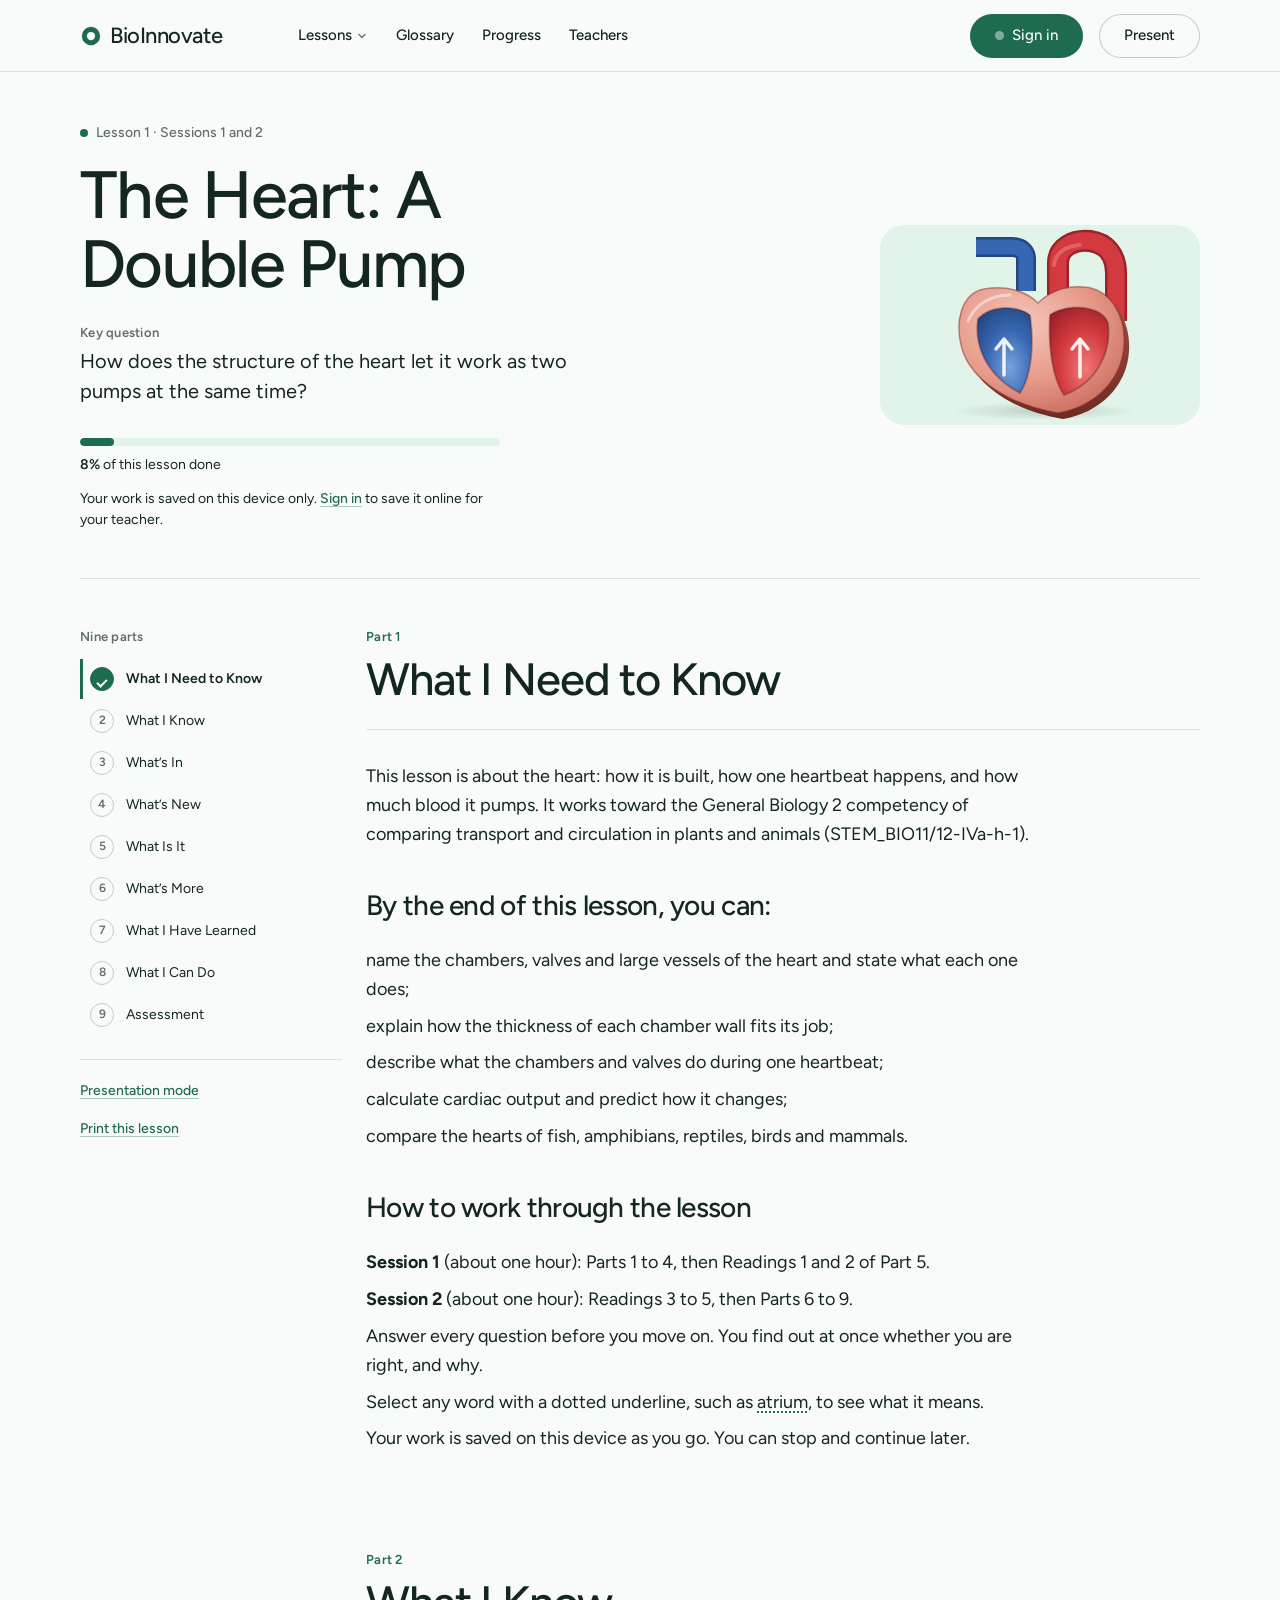
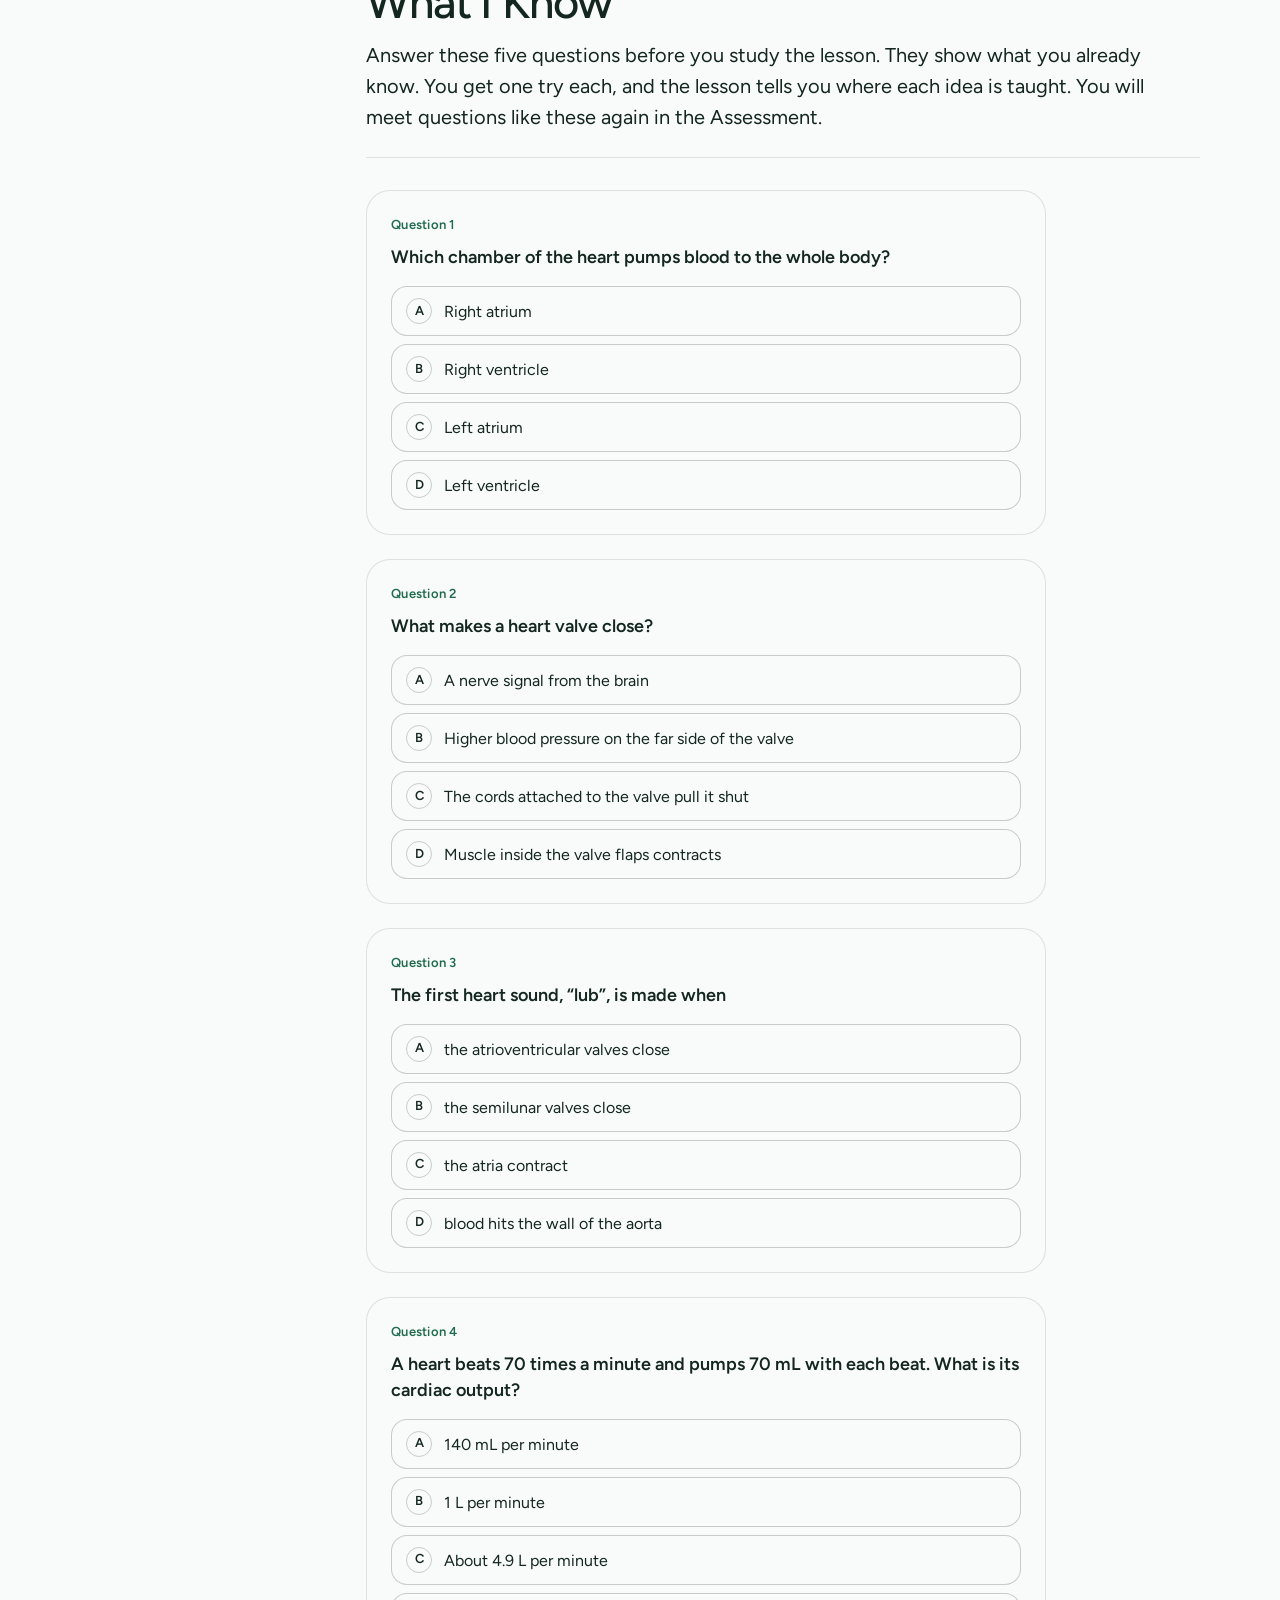
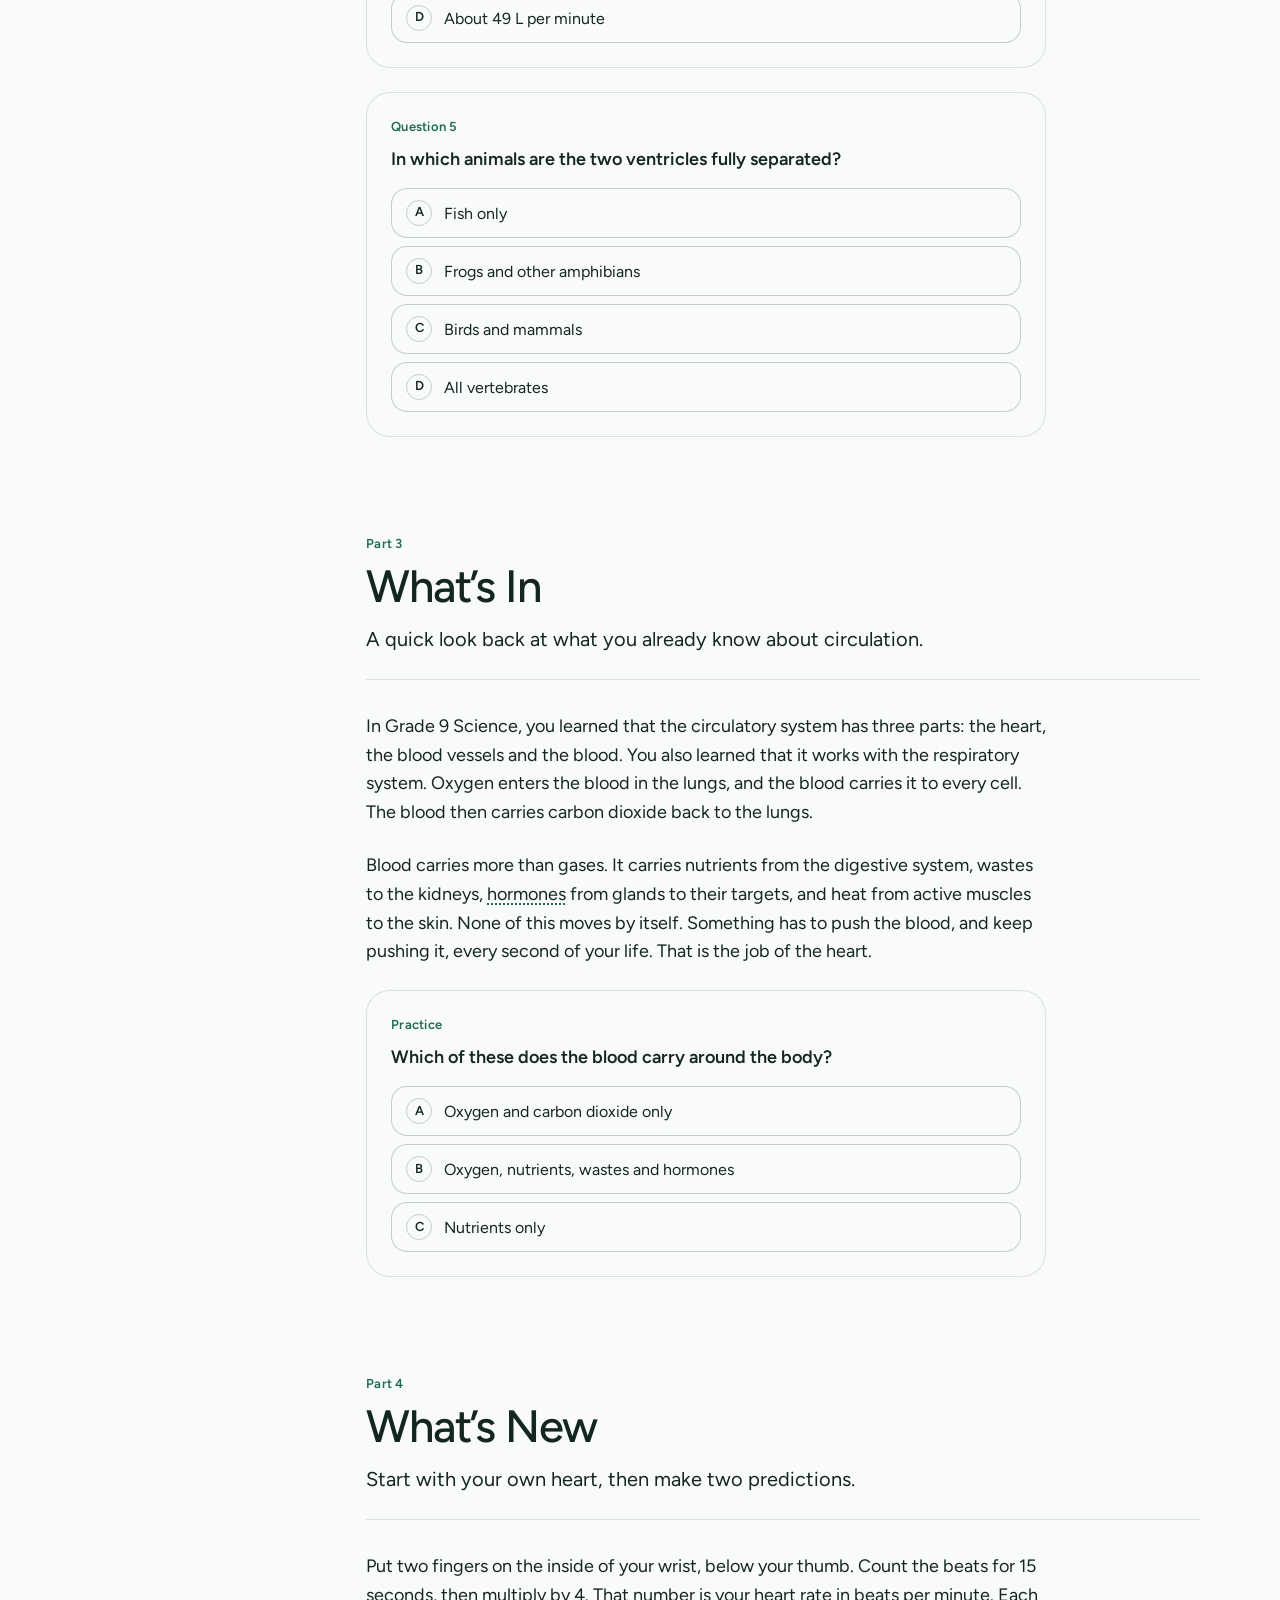
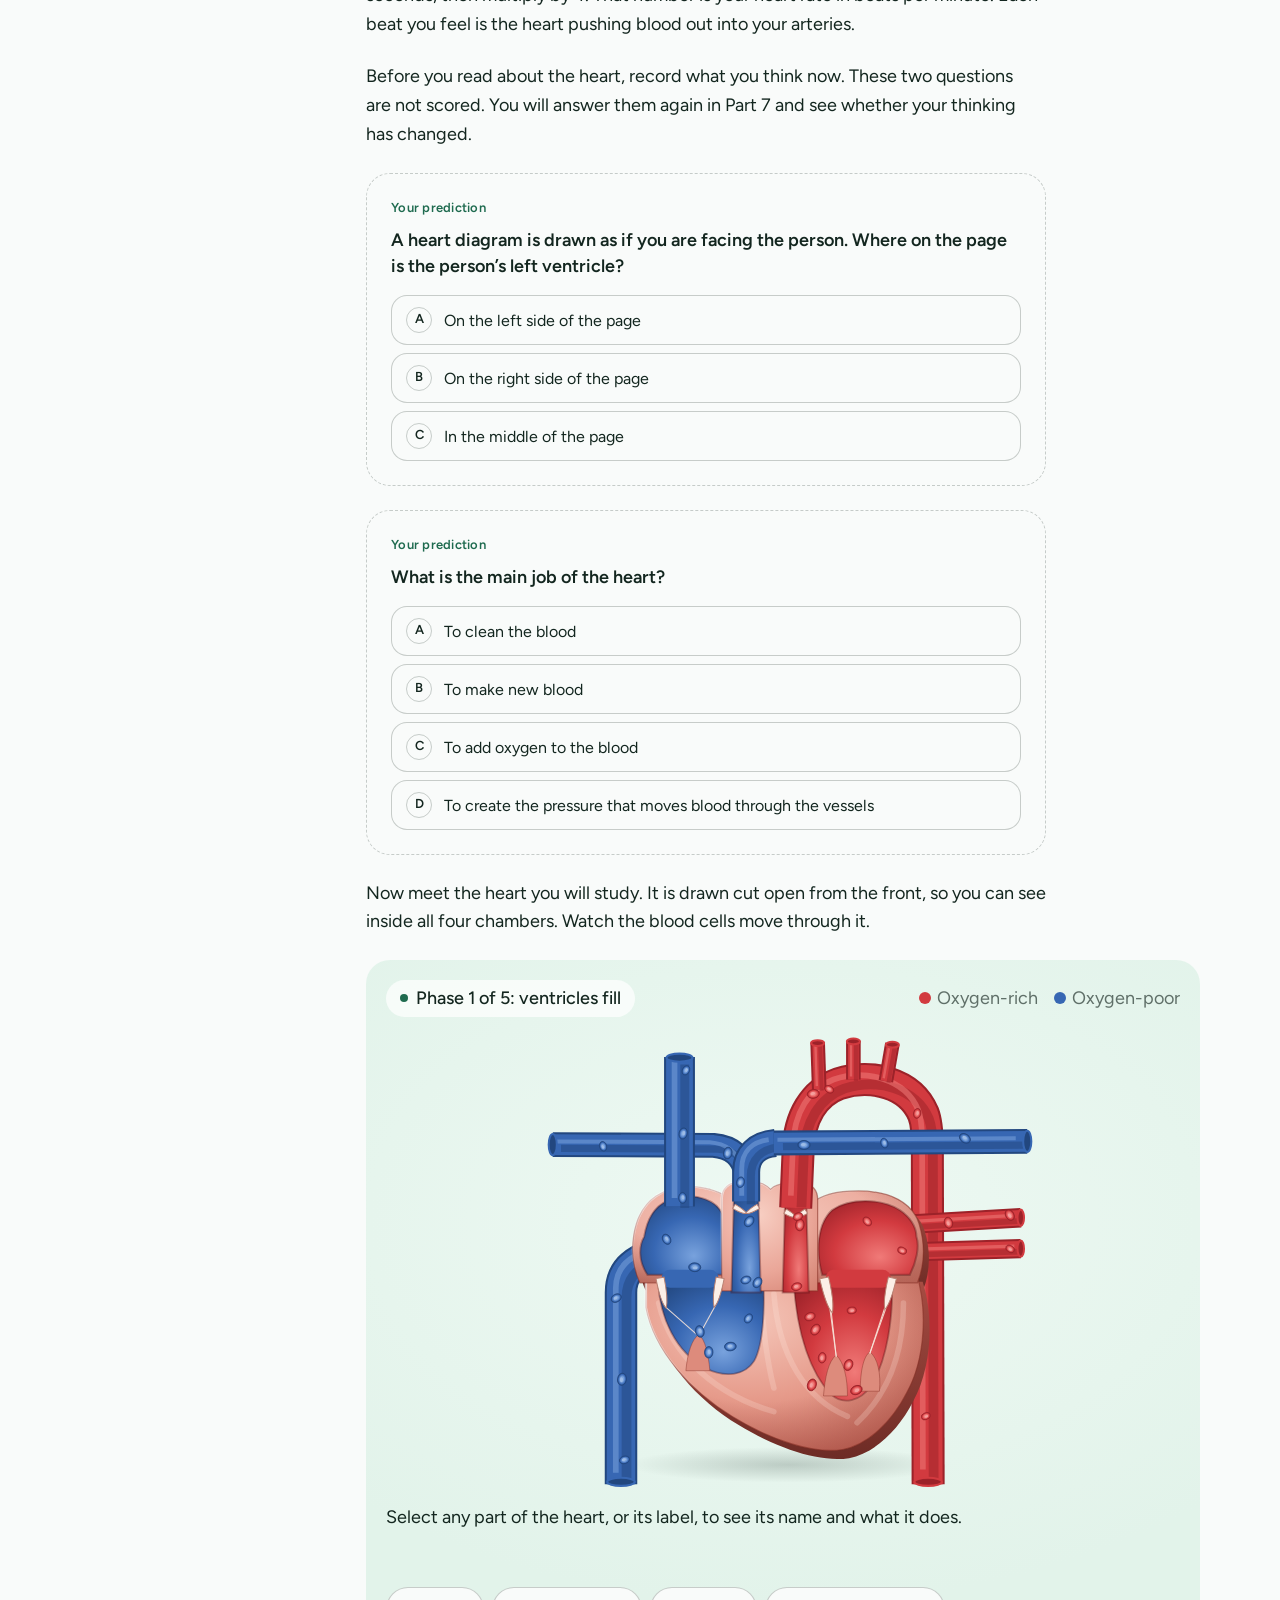
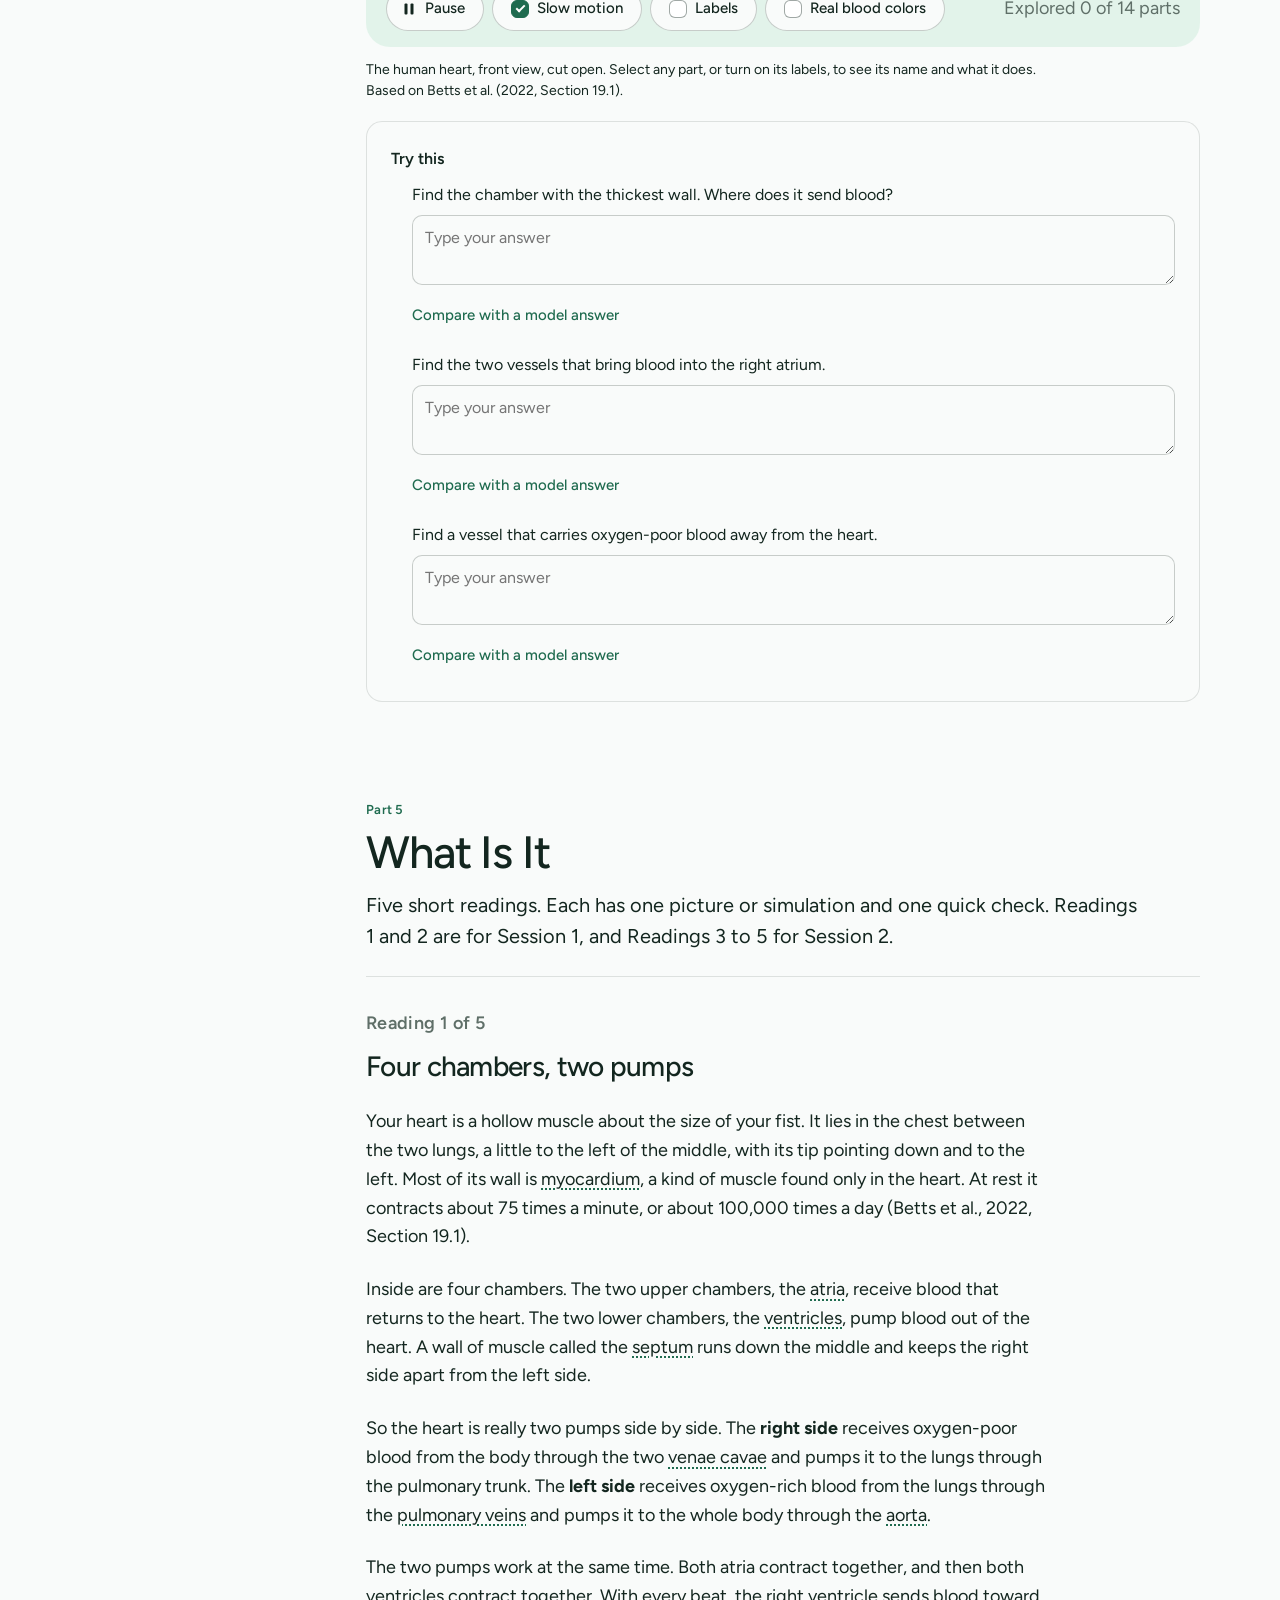
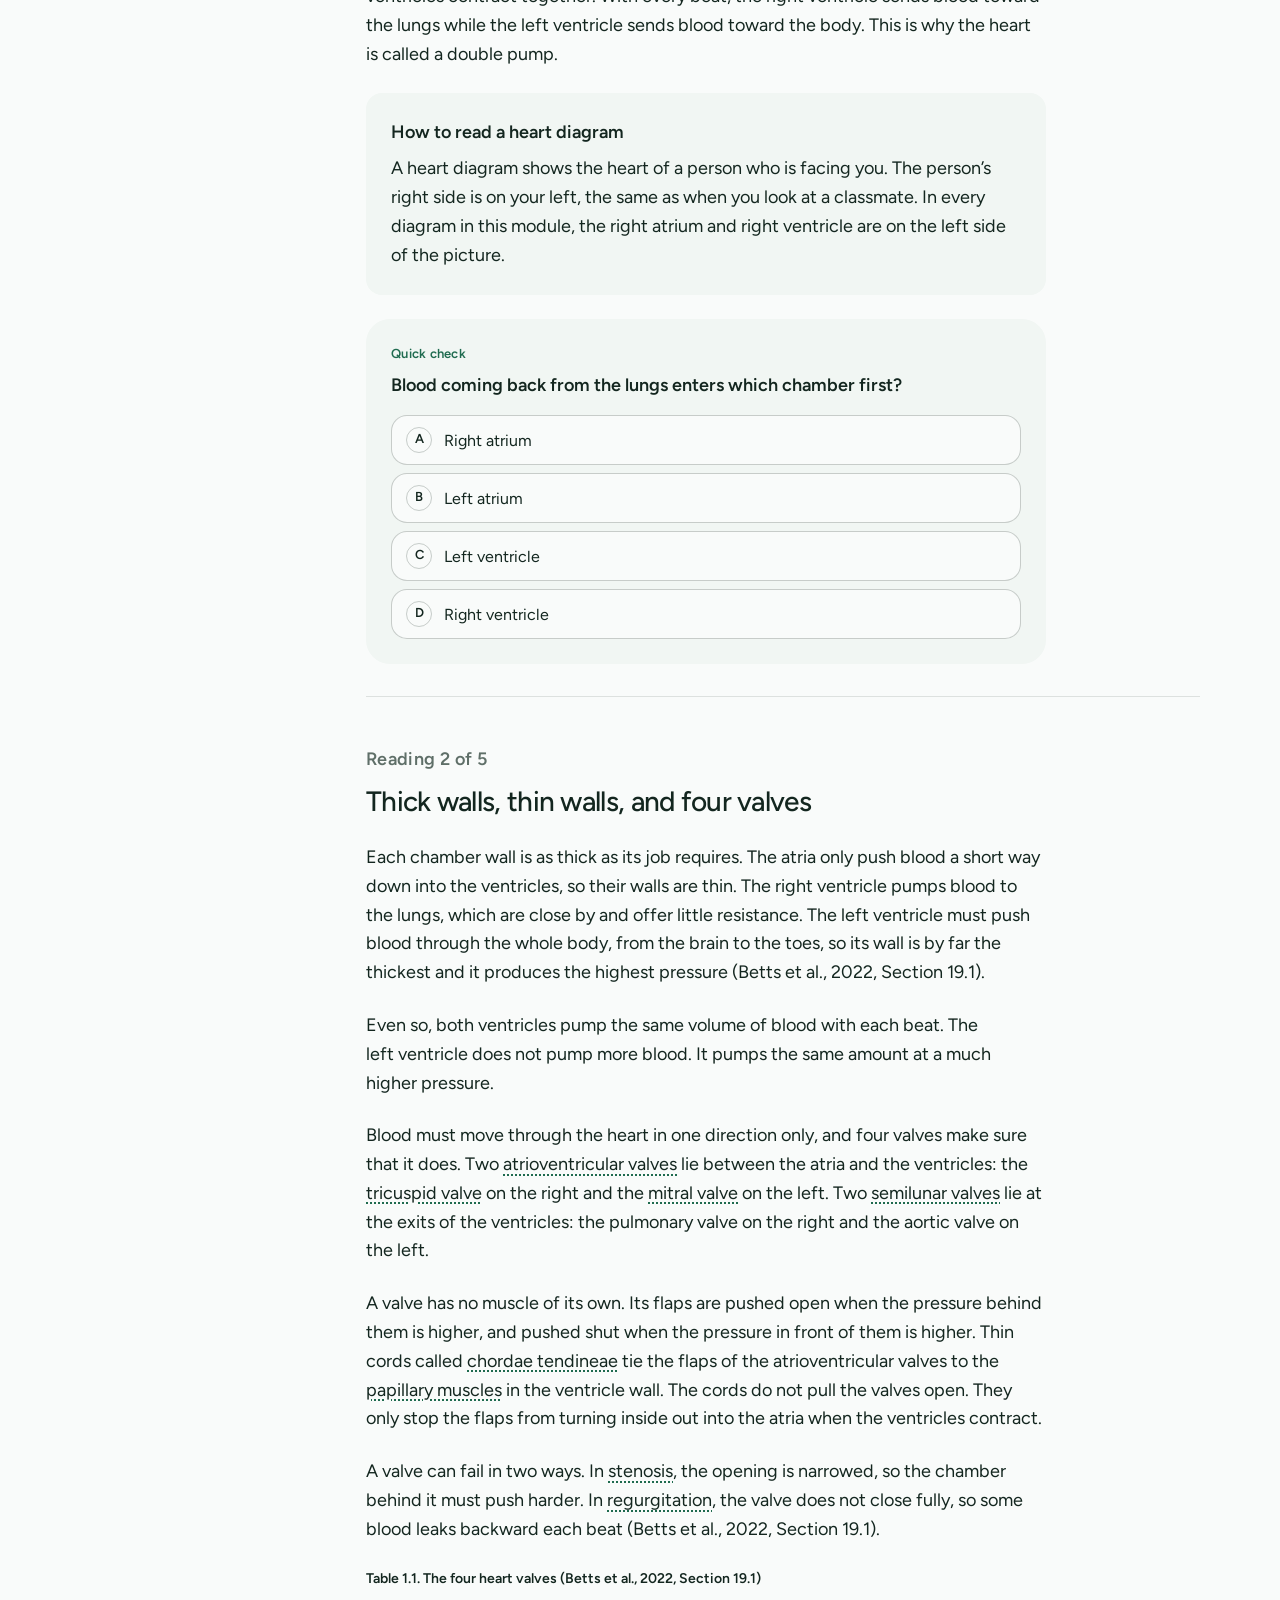
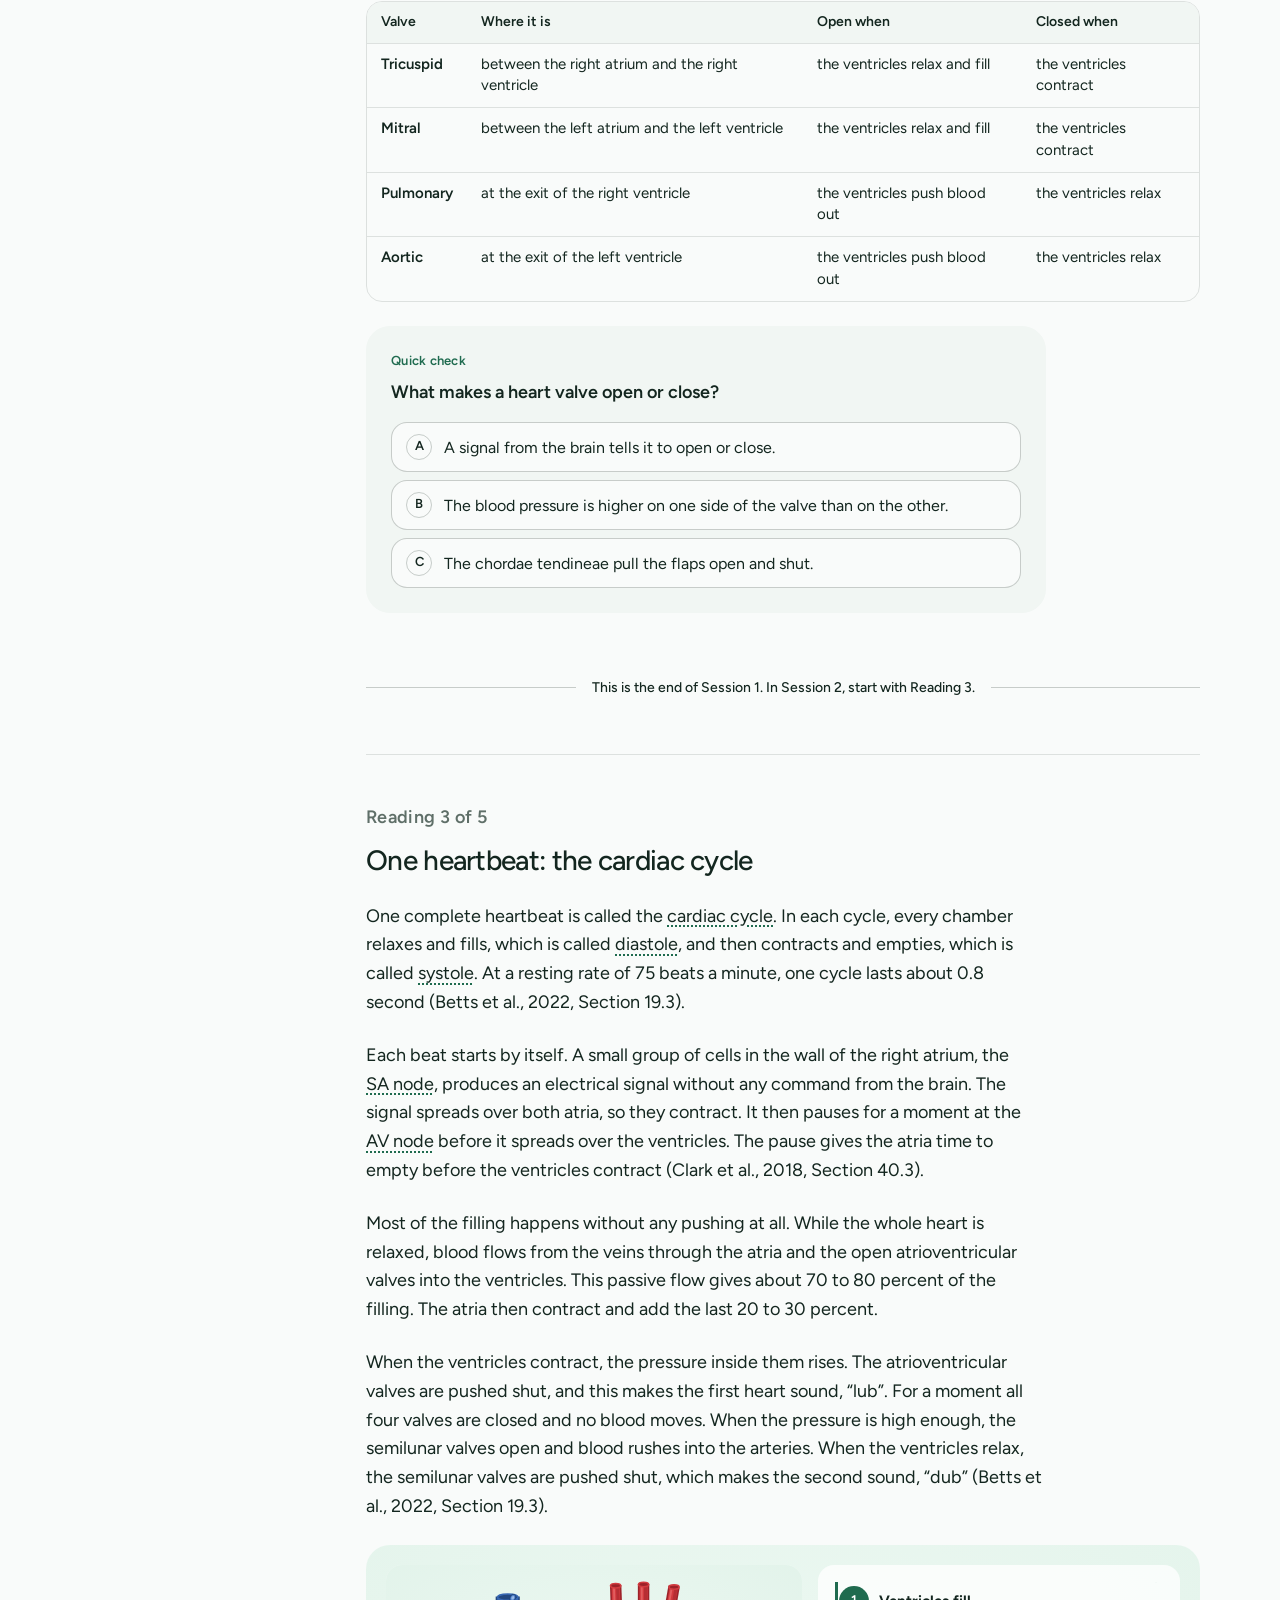
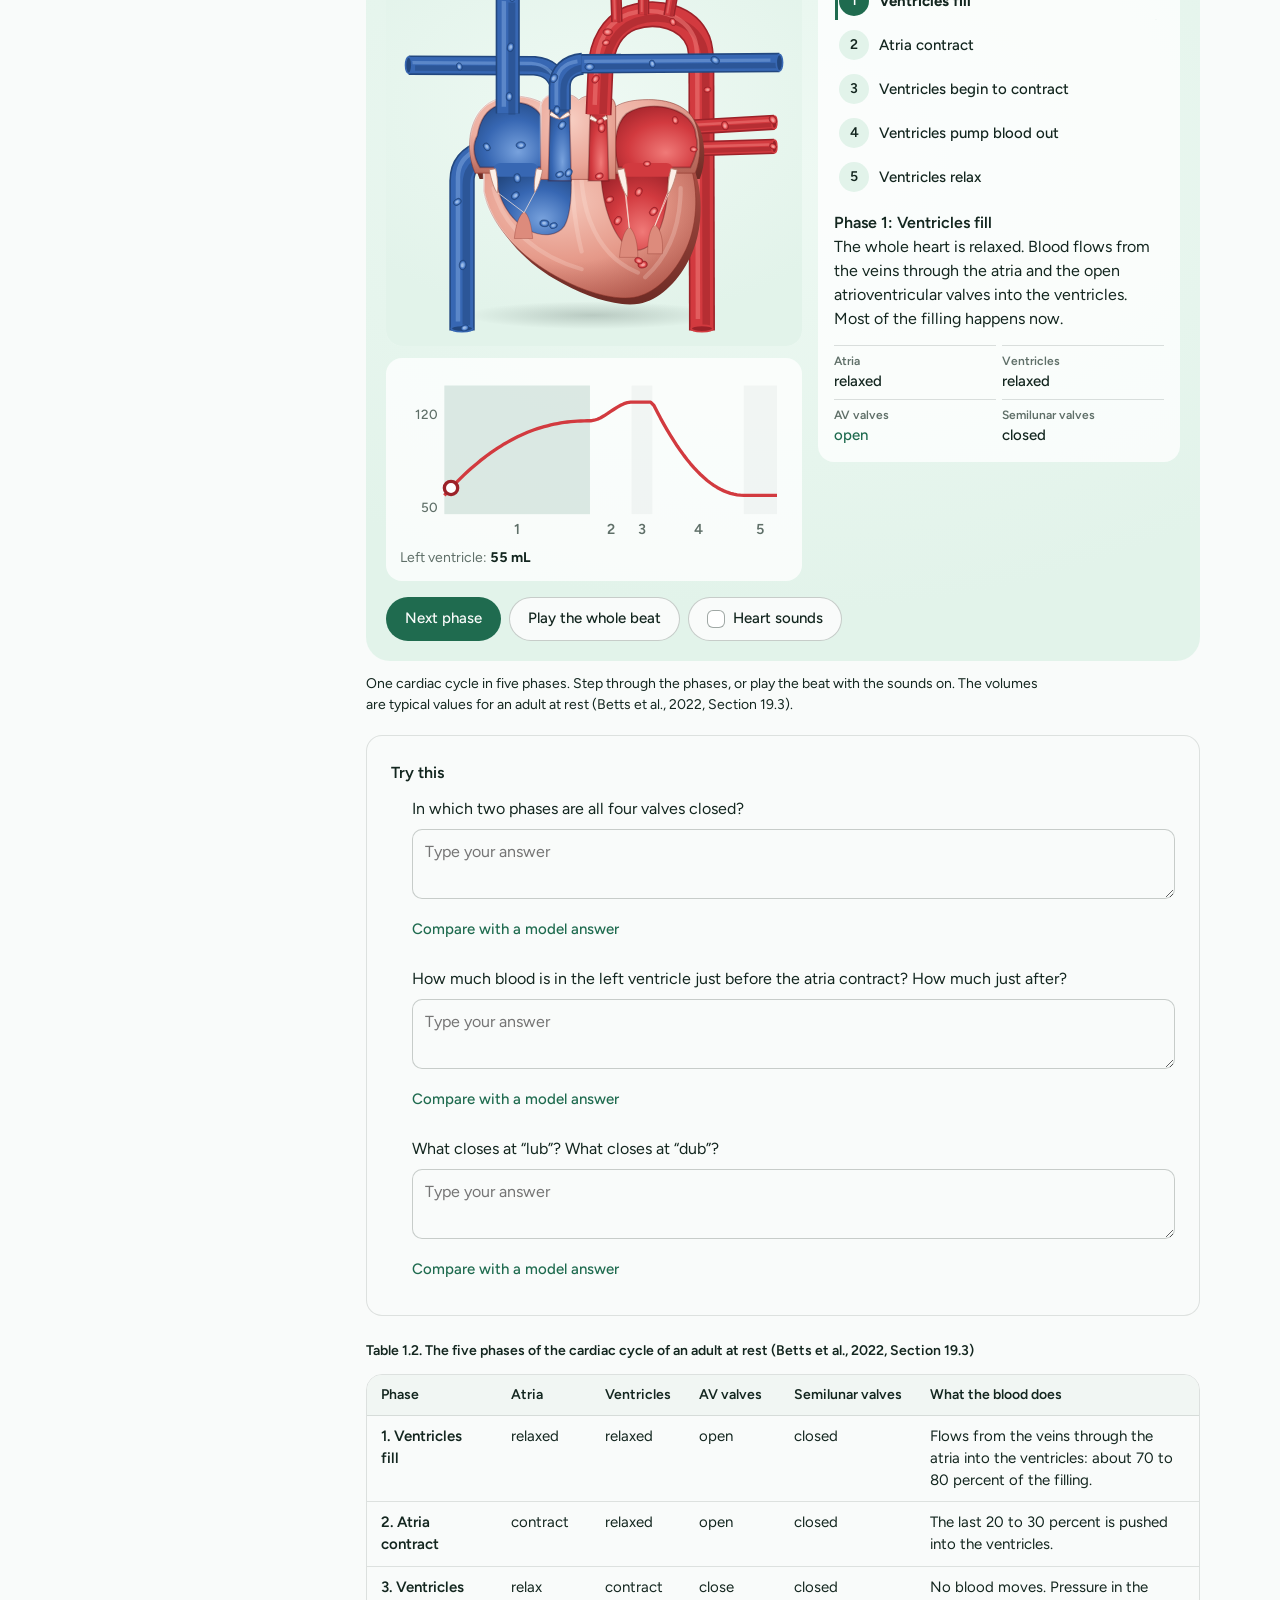
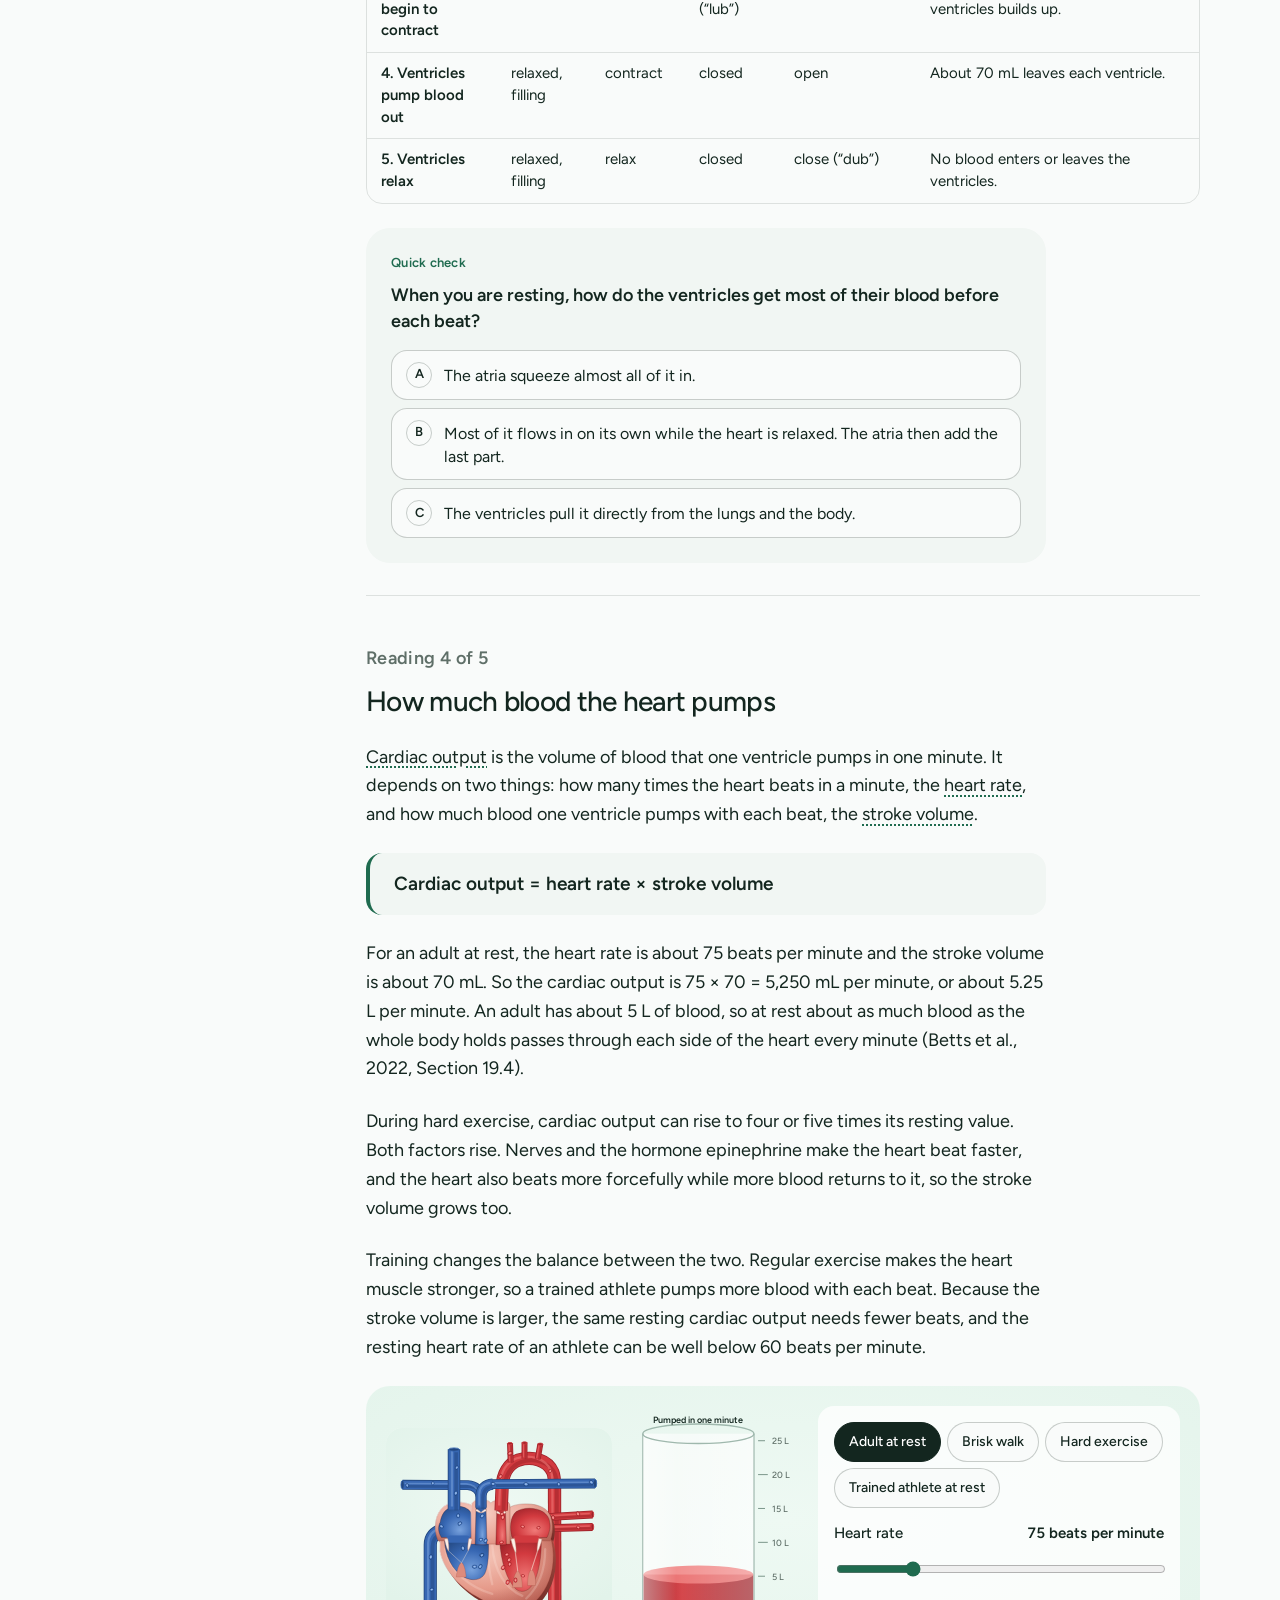
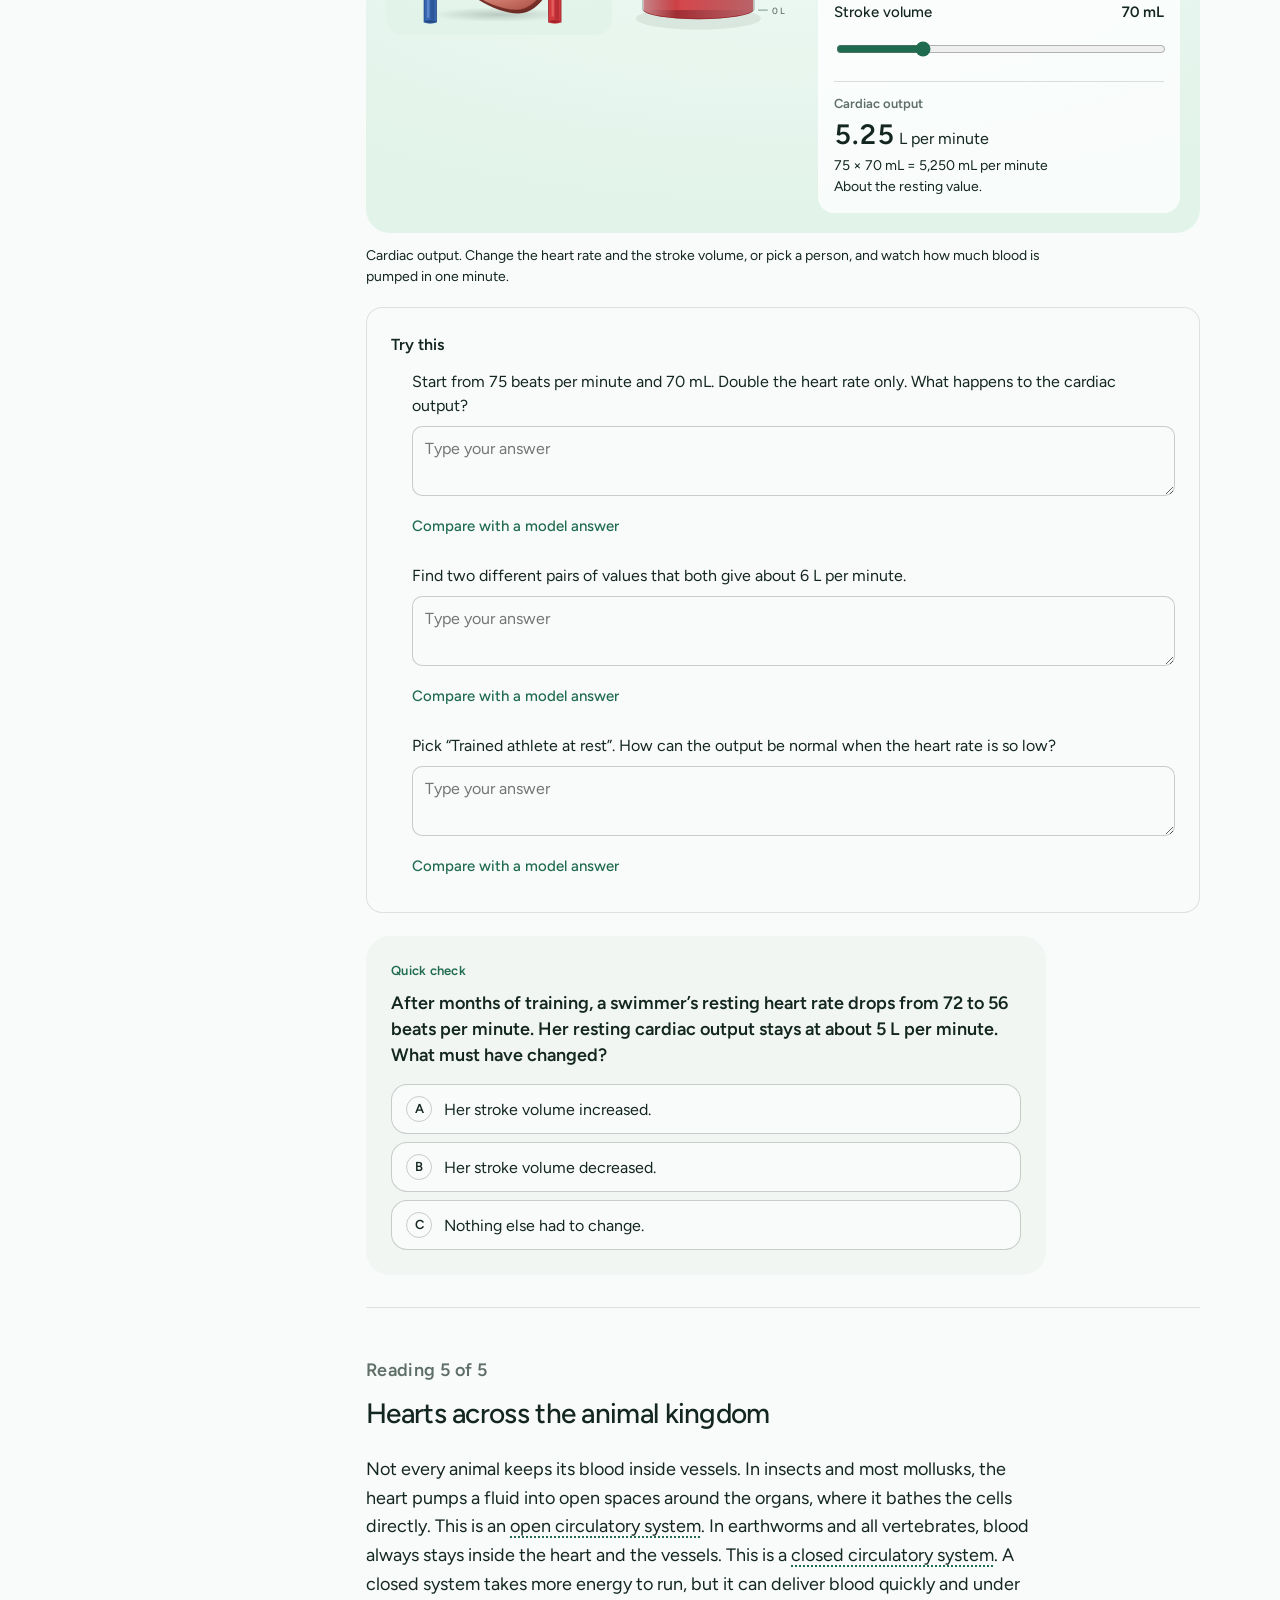
<file: lesson-1.html>
<!doctype html>
<html lang="en" data-type="software" data-radius="round" data-buttons="solid">
<head>
<meta charset="utf-8">
<meta name="viewport" content="width=device-width, initial-scale=1">
<title>Lesson 1: The Heart: A Double Pump | BioInnovate</title>
<meta name="description" content="Lesson 1 of BioInnovate: the chambers, valves and beat of the human heart, cardiac output, and the hearts of other vertebrates.">
<link rel="icon" href="favicon.svg" type="image/svg+xml">
<meta name="theme-color" content="#f9fbfa">
<link rel="preload" href="fonts/figtree.woff" as="font" type="font/woff" crossorigin>
<link rel="stylesheet" href="assets/system.css?v=177c4fa4"><style>
:root {
  --p-bg: #f9fbfa; --p-surface: #e2f3ea; --p-ink: #13261f; --p-muted: #5f6f68;
  --p-accent: #1f6b4f; --p-accent-ink: #f9fbfa; --p-action: #1f6b4f; --p-action-ink: #f9fbfa;
  --p-inv-bg: #13261f; --p-inv-surface: #21332c; --p-inv-ink: #f9fbfa; --p-inv-muted: #99a39f;
  --p-inv-accent: #f9fbfa; --p-inv-accent-ink: #13261f; --p-inv-action: #f9fbfa; --p-inv-action-ink: #13261f;
  --font-display: "Figtree", system-ui, sans-serif;
  --font-text: "Figtree", system-ui, sans-serif;
  --display-weight: 500;
  --display-tracking: -0.025em;
  --display-tracking-xl: -0.035em;
}
</style><link rel="stylesheet" href="css/site.css?v=15fbfea0"><link rel="stylesheet" href="css/sim.css?v=e1817dd1"><link rel="stylesheet" href="css/lesson.css?v=179b216e"><link rel="stylesheet" href="css/simx.css?v=d75a1b41">
</head>
<body class="lesson-page" data-lesson="1">
<header class="nav"><div class="wrap nav__bar"><a class="skip-link" href="#main">Skip to content</a><a class="nav__logo" href="index.html"><span class="mark" data-mark="ring" aria-hidden="true"></span>BioInnovate</a><nav class="nav__links" aria-label="Main"><div class="nav__item"><a class="nav__link" href="index.html#lessons">Lessons <svg class="chev" viewBox="0 0 12 12" aria-hidden="true"><path d="M3 4.5l3 3 3-3" fill="none" stroke="currentColor" stroke-width="1.5" stroke-linecap="round" stroke-linejoin="round"/></svg></a><div class="nav__menu"><div class="wrap grid"><div class="menu-col span-3"><p class="t-label">Sessions 1 to 4</p><a href="lesson-1.html" aria-current="page">The Heart: A Double Pump<span>Chambers, valves, one beat</span></a><a href="lesson-2.html">Blood Vessels and Blood Flow<span>Pressure, speed, resistance</span></a></div><div class="menu-col span-3"><p class="t-label">Sessions 5 to 8</p><a href="lesson-3.html">Two Circuits, One Loop<span>The lungs, the body, real color</span></a><a href="lesson-4.html">Blood Pressure and Its Control<span>Readings and how they change</span></a></div></div></div></div><div class="nav__item"><a class="nav__link" href="glossary.html">Glossary</a></div><div class="nav__item"><a class="nav__link" href="progress.html">Progress</a></div><div class="nav__item"><a class="nav__link" href="teacher.html">Teachers</a></div></nav><div class="nav__actions"><button type="button" class="btn btn--secondary js-present" hidden>Present</button></div><button class="nav__toggle" type="button" aria-expanded="false" aria-label="Menu"><svg width="18" height="18" viewBox="0 0 18 18" aria-hidden="true"><path d="M2 5h14M2 13h14" stroke="currentColor" stroke-width="1.6" stroke-linecap="round"/></svg></button></div></header><main id="main" class="lp"><div class="lp-head wrap"><div class="lp-head__text"><p class="lp-head__k"><span class="dot" aria-hidden="true"></span>Lesson 1 · Sessions 1 and 2</p><h1>The Heart: A Double Pump</h1><p class="lp-head__q"><span>Key question</span>How does the structure of the heart let it work as two pumps at the same time?</p><div class="lp-meter" aria-live="polite"><div class="lp-meter__bar"><i style="width:0%"></i></div><p><b class="lp-meter__pct">0%</b> of this lesson done</p></div><p class="lp-sync" hidden></p></div><div class="lp-head__pic"><img src="img/l1.svg" alt="A heart drawn as two pumps side by side" width="320" height="200"></div></div><div class="lp-grid wrap"><nav class="toc" aria-label="Parts of this lesson"><p class="toc__k">Nine parts</p><ol><li><a href="#know" data-part="know"><span class="toc__n">1</span><span class="toc__t">What I Need to Know</span></a></li><li><a href="#pre" data-part="pre"><span class="toc__n">2</span><span class="toc__t">What I Know</span></a></li><li><a href="#in" data-part="in"><span class="toc__n">3</span><span class="toc__t">What’s In</span></a></li><li><a href="#new" data-part="new"><span class="toc__n">4</span><span class="toc__t">What’s New</span></a></li><li><a href="#is" data-part="is"><span class="toc__n">5</span><span class="toc__t">What Is It</span></a></li><li><a href="#more" data-part="more"><span class="toc__n">6</span><span class="toc__t">What’s More</span></a></li><li><a href="#learned" data-part="learned"><span class="toc__n">7</span><span class="toc__t">What I Have Learned</span></a></li><li><a href="#do" data-part="do"><span class="toc__n">8</span><span class="toc__t">What I Can Do</span></a></li><li><a href="#assess" data-part="assess"><span class="toc__n">9</span><span class="toc__t">Assessment</span></a></li></ol><p class="toc__tools"><button type="button" class="link-btn js-present-side">Presentation mode</button><button type="button" class="link-btn js-print">Print this lesson</button></p></nav><div class="lp-body"><section class="part" id="know" data-part="1" aria-labelledby="know-h"><header class="part__head"><p class="part__k">Part 1</p><h2 id="know-h">What I Need to Know</h2></header><div class="part__body"><p>This lesson is about the heart: how it is built, how one heartbeat happens, and how much blood it pumps. It works toward the General Biology 2 competency of comparing transport and circulation in plants and animals (STEM_BIO11/12-IVa-h-1).</p><h3>By the end of this lesson, you can:</h3><ol class="num"><li>name the chambers, valves and large vessels of the heart and state what each one does;</li><li>explain how the thickness of each chamber wall fits its job;</li><li>describe what the chambers and valves do during one heartbeat;</li><li>calculate cardiac output and predict how it changes;</li><li>compare the hearts of fish, amphibians, reptiles, birds and mammals.</li></ol><h3>How to work through the lesson</h3><ul class="bul"><li><strong>Session 1</strong> (about one hour): Parts 1 to 4, then Readings 1 and 2 of Part 5.</li><li><strong>Session 2</strong> (about one hour): Readings 3 to 5, then Parts 6 to 9.</li><li>Answer every question before you move on. You find out at once whether you are right, and why.</li><li>Select any word with a dotted underline, such as <button type="button" class="term" data-term="atrium">atrium</button>, to see what it means.</li><li>Your work is saved on this device as you go. You can stop and continue later.</li></ul></div><p class="part__seen" data-track="l1.part.know" aria-hidden="true"></p></section><section class="part" id="pre" data-part="2" aria-labelledby="pre-h"><header class="part__head"><p class="part__k">Part 2</p><h2 id="pre-h">What I Know</h2><p class="part__intro">Answer these five questions before you study the lesson. They show what you already know. You get one try each, and the lesson tells you where each idea is taught. You will meet questions like these again in the Assessment.</p></header><div class="part__body"><div class="q q--pre" data-track="l1.pre.q1" data-kind="pre" data-a="3" data-see="Reading 1"><p class="q__k">Question 1</p><p class="q__q">Which chamber of the heart pumps blood to the whole body?</p><ol class="q__opts" role="list"><li><button type="button" class="opt" data-i="0" data-why=""><span class="opt__mark" aria-hidden="true">A</span><span class="opt__text">Right atrium</span></button></li><li><button type="button" class="opt" data-i="1" data-why=""><span class="opt__mark" aria-hidden="true">B</span><span class="opt__text">Right ventricle</span></button></li><li><button type="button" class="opt" data-i="2" data-why=""><span class="opt__mark" aria-hidden="true">C</span><span class="opt__text">Left atrium</span></button></li><li><button type="button" class="opt" data-i="3" data-why=""><span class="opt__mark" aria-hidden="true">D</span><span class="opt__text">Left ventricle</span></button></li></ol><div class="q__fb" aria-live="polite" hidden></div></div><div class="q q--pre" data-track="l1.pre.q2" data-kind="pre" data-a="1" data-see="Reading 2"><p class="q__k">Question 2</p><p class="q__q">What makes a heart valve close?</p><ol class="q__opts" role="list"><li><button type="button" class="opt" data-i="0" data-why=""><span class="opt__mark" aria-hidden="true">A</span><span class="opt__text">A nerve signal from the brain</span></button></li><li><button type="button" class="opt" data-i="1" data-why=""><span class="opt__mark" aria-hidden="true">B</span><span class="opt__text">Higher blood pressure on the far side of the valve</span></button></li><li><button type="button" class="opt" data-i="2" data-why=""><span class="opt__mark" aria-hidden="true">C</span><span class="opt__text">The cords attached to the valve pull it shut</span></button></li><li><button type="button" class="opt" data-i="3" data-why=""><span class="opt__mark" aria-hidden="true">D</span><span class="opt__text">Muscle inside the valve flaps contracts</span></button></li></ol><div class="q__fb" aria-live="polite" hidden></div></div><div class="q q--pre" data-track="l1.pre.q3" data-kind="pre" data-a="0" data-see="Reading 3"><p class="q__k">Question 3</p><p class="q__q">The first heart sound, “lub”, is made when</p><ol class="q__opts" role="list"><li><button type="button" class="opt" data-i="0" data-why=""><span class="opt__mark" aria-hidden="true">A</span><span class="opt__text">the atrioventricular valves close</span></button></li><li><button type="button" class="opt" data-i="1" data-why=""><span class="opt__mark" aria-hidden="true">B</span><span class="opt__text">the semilunar valves close</span></button></li><li><button type="button" class="opt" data-i="2" data-why=""><span class="opt__mark" aria-hidden="true">C</span><span class="opt__text">the atria contract</span></button></li><li><button type="button" class="opt" data-i="3" data-why=""><span class="opt__mark" aria-hidden="true">D</span><span class="opt__text">blood hits the wall of the aorta</span></button></li></ol><div class="q__fb" aria-live="polite" hidden></div></div><div class="q q--pre" data-track="l1.pre.q4" data-kind="pre" data-a="2" data-see="Reading 4"><p class="q__k">Question 4</p><p class="q__q">A heart beats 70 times a minute and pumps 70 mL with each beat. What is its cardiac output?</p><ol class="q__opts" role="list"><li><button type="button" class="opt" data-i="0" data-why=""><span class="opt__mark" aria-hidden="true">A</span><span class="opt__text">140 mL per minute</span></button></li><li><button type="button" class="opt" data-i="1" data-why=""><span class="opt__mark" aria-hidden="true">B</span><span class="opt__text">1 L per minute</span></button></li><li><button type="button" class="opt" data-i="2" data-why=""><span class="opt__mark" aria-hidden="true">C</span><span class="opt__text">About 4.9 L per minute</span></button></li><li><button type="button" class="opt" data-i="3" data-why=""><span class="opt__mark" aria-hidden="true">D</span><span class="opt__text">About 49 L per minute</span></button></li></ol><div class="q__fb" aria-live="polite" hidden></div></div><div class="q q--pre" data-track="l1.pre.q5" data-kind="pre" data-a="2" data-see="Reading 5"><p class="q__k">Question 5</p><p class="q__q">In which animals are the two ventricles fully separated?</p><ol class="q__opts" role="list"><li><button type="button" class="opt" data-i="0" data-why=""><span class="opt__mark" aria-hidden="true">A</span><span class="opt__text">Fish only</span></button></li><li><button type="button" class="opt" data-i="1" data-why=""><span class="opt__mark" aria-hidden="true">B</span><span class="opt__text">Frogs and other amphibians</span></button></li><li><button type="button" class="opt" data-i="2" data-why=""><span class="opt__mark" aria-hidden="true">C</span><span class="opt__text">Birds and mammals</span></button></li><li><button type="button" class="opt" data-i="3" data-why=""><span class="opt__mark" aria-hidden="true">D</span><span class="opt__text">All vertebrates</span></button></li></ol><div class="q__fb" aria-live="polite" hidden></div></div></div><p class="part__seen" data-track="l1.part.pre" aria-hidden="true"></p></section><section class="part" id="in" data-part="3" aria-labelledby="in-h"><header class="part__head"><p class="part__k">Part 3</p><h2 id="in-h">What’s In</h2><p class="part__intro">A quick look back at what you already know about circulation.</p></header><div class="part__body"><p>In Grade 9 Science, you learned that the circulatory system has three parts: the heart, the blood vessels and the blood. You also learned that it works with the respiratory system. Oxygen enters the blood in the lungs, and the blood carries it to every cell. The blood then carries carbon dioxide back to the lungs.</p><p>Blood carries more than gases. It carries nutrients from the digestive system, wastes to the kidneys, <button type="button" class="term" data-term="hormone">hormones</button> from glands to their targets, and heat from active muscles to the skin. None of this moves by itself. Something has to push the blood, and keep pushing it, every second of your life. That is the job of the heart.</p><div class="q q--practice" data-track="l1.practice.r1" data-kind="practice" data-a="1"><p class="q__k">Practice</p><p class="q__q">Which of these does the blood carry around the body?</p><ol class="q__opts" role="list"><li><button type="button" class="opt" data-i="0" data-why="Blood carries gases, but also much more. Think of what you eat and what the kidneys remove."><span class="opt__mark" aria-hidden="true">A</span><span class="opt__text">Oxygen and carbon dioxide only</span></button></li><li><button type="button" class="opt" data-i="1" data-why="Correct. Blood is the body’s transport fluid. The heart keeps it moving."><span class="opt__mark" aria-hidden="true">B</span><span class="opt__text">Oxygen, nutrients, wastes and hormones</span></button></li><li><button type="button" class="opt" data-i="2" data-why="Blood carries nutrients, but also oxygen, carbon dioxide, other wastes and hormones."><span class="opt__mark" aria-hidden="true">C</span><span class="opt__text">Nutrients only</span></button></li></ol><div class="q__fb" aria-live="polite" hidden></div></div></div><p class="part__seen" data-track="l1.part.in" aria-hidden="true"></p></section><section class="part" id="new" data-part="4" aria-labelledby="new-h"><header class="part__head"><p class="part__k">Part 4</p><h2 id="new-h">What’s New</h2><p class="part__intro">Start with your own heart, then make two predictions.</p></header><div class="part__body"><p>Put two fingers on the inside of your wrist, below your thumb. Count the beats for 15 seconds, then multiply by 4. That number is your heart rate in beats per minute. Each beat you feel is the heart pushing blood out into your arteries.</p><p>Before you read about the heart, record what you think now. These two questions are not scored. You will answer them again in Part 7 and see whether your thinking has changed.</p><div class="q q--pred" data-track="l1.pred.p1" data-pred="l1.pred.p1"><p class="q__k">Your prediction</p><p class="q__q">A heart diagram is drawn as if you are facing the person. Where on the page is the person’s left ventricle?</p><ol class="q__opts" role="list"><li><button type="button" class="opt" data-i="0"><span class="opt__mark" aria-hidden="true">A</span><span class="opt__text">On the left side of the page</span></button></li><li><button type="button" class="opt" data-i="1"><span class="opt__mark" aria-hidden="true">B</span><span class="opt__text">On the right side of the page</span></button></li><li><button type="button" class="opt" data-i="2"><span class="opt__mark" aria-hidden="true">C</span><span class="opt__text">In the middle of the page</span></button></li></ol><div class="q__fb" aria-live="polite" hidden></div></div><div class="q q--pred" data-track="l1.pred.p2" data-pred="l1.pred.p2"><p class="q__k">Your prediction</p><p class="q__q">What is the main job of the heart?</p><ol class="q__opts" role="list"><li><button type="button" class="opt" data-i="0"><span class="opt__mark" aria-hidden="true">A</span><span class="opt__text">To clean the blood</span></button></li><li><button type="button" class="opt" data-i="1"><span class="opt__mark" aria-hidden="true">B</span><span class="opt__text">To make new blood</span></button></li><li><button type="button" class="opt" data-i="2"><span class="opt__mark" aria-hidden="true">C</span><span class="opt__text">To add oxygen to the blood</span></button></li><li><button type="button" class="opt" data-i="3"><span class="opt__mark" aria-hidden="true">D</span><span class="opt__text">To create the pressure that moves blood through the vessels</span></button></li></ol><div class="q__fb" aria-live="polite" hidden></div></div><p>Now meet the heart you will study. It is drawn cut open from the front, so you can see inside all four chambers. Watch the blood cells move through it.</p><figure class="sim-fig wide" data-track="l1.sim.heart"><div class="sim-box" data-sim="heart"></div><figcaption>The human heart, front view, cut open. Select any part, or turn on its labels, to see its name and what it does. Based on Betts et al. (2022, Section 19.1).</figcaption><div class="tries"><p class="tries__k">Try this</p><ol><li class="try" data-save="l1.try.heart.0"><label class="try__q" for="try-1-heart-0">Find the chamber with the thickest wall. Where does it send blood?</label><textarea id="try-1-heart-0" rows="2" placeholder="Type your answer"></textarea><details><summary>Compare with a model answer</summary><p>The left ventricle has the thickest wall. It sends blood into the aorta, which carries it to the whole body.</p></details></li><li class="try" data-save="l1.try.heart.1"><label class="try__q" for="try-1-heart-1">Find the two vessels that bring blood into the right atrium.</label><textarea id="try-1-heart-1" rows="2" placeholder="Type your answer"></textarea><details><summary>Compare with a model answer</summary><p>The superior vena cava and the inferior vena cava.</p></details></li><li class="try" data-save="l1.try.heart.2"><label class="try__q" for="try-1-heart-2">Find a vessel that carries oxygen-poor blood away from the heart.</label><textarea id="try-1-heart-2" rows="2" placeholder="Type your answer"></textarea><details><summary>Compare with a model answer</summary><p>The pulmonary trunk and the pulmonary arteries carry oxygen-poor blood from the right ventricle to the lungs.</p></details></li></ol></div></figure></div><p class="part__seen" data-track="l1.part.new" aria-hidden="true"></p></section><section class="part" id="is" data-part="5" aria-labelledby="is-h"><header class="part__head"><p class="part__k">Part 5</p><h2 id="is-h">What Is It</h2><p class="part__intro">Five short readings. Each has one picture or simulation and one quick check. Readings 1 and 2 are for Session 1, and Readings 3 to 5 for Session 2.</p></header><div class="part__body"><article class="reading" id="r1" aria-labelledby="r1-h"><p class="reading__k">Reading 1 of 5</p><h3 id="r1-h">Four chambers, two pumps</h3><p>Your heart is a hollow muscle about the size of your fist. It lies in the chest between the two lungs, a little to the left of the middle, with its tip pointing down and to the left. Most of its wall is <button type="button" class="term" data-term="myocardium">myocardium</button>, a kind of muscle found only in the heart. At rest it contracts about 75 times a minute, or about 100,000 times a day (Betts et al., 2022, Section 19.1).</p><p>Inside are four chambers. The two upper chambers, the <button type="button" class="term" data-term="atrium">atria</button>, receive blood that returns to the heart. The two lower chambers, the <button type="button" class="term" data-term="ventricle">ventricles</button>, pump blood out of the heart. A wall of muscle called the <button type="button" class="term" data-term="septum">septum</button> runs down the middle and keeps the right side apart from the left side.</p><p>So the heart is really two pumps side by side. The <strong>right side</strong> receives oxygen-poor blood from the body through the two <button type="button" class="term" data-term="vena cava">venae cavae</button> and pumps it to the lungs through the pulmonary trunk. The <strong>left side</strong> receives oxygen-rich blood from the lungs through the <button type="button" class="term" data-term="pulmonary vein">pulmonary veins</button> and pumps it to the whole body through the <button type="button" class="term" data-term="aorta">aorta</button>.</p><p>The two pumps work at the same time. Both atria contract together, and then both ventricles contract together. With every beat, the right ventricle sends blood toward the lungs while the left ventricle sends blood toward the body. This is why the heart is called a double pump.</p><aside class="note"><p class="note__k">How to read a heart diagram</p><p>A heart diagram shows the heart of a person who is facing you. The person’s right side is on your left, the same as when you look at a classmate. In every diagram in this module, the right atrium and right ventricle are on the left side of the picture.</p></aside><div class="q q--check" data-track="l1.check.c1" data-kind="check" data-a="1"><p class="q__k">Quick check</p><p class="q__q">Blood coming back from the lungs enters which chamber first?</p><ol class="q__opts" role="list"><li><button type="button" class="opt" data-i="0" data-why="The right atrium receives blood from the body, through the venae cavae."><span class="opt__mark" aria-hidden="true">A</span><span class="opt__text">Right atrium</span></button></li><li><button type="button" class="opt" data-i="1" data-why="Correct. The pulmonary veins bring oxygen-rich blood from the lungs into the left atrium."><span class="opt__mark" aria-hidden="true">B</span><span class="opt__text">Left atrium</span></button></li><li><button type="button" class="opt" data-i="2" data-why="Blood reaches the left ventricle only after it passes through the left atrium."><span class="opt__mark" aria-hidden="true">C</span><span class="opt__text">Left ventricle</span></button></li><li><button type="button" class="opt" data-i="3" data-why="The right ventricle pumps blood to the lungs. It does not receive blood from them."><span class="opt__mark" aria-hidden="true">D</span><span class="opt__text">Right ventricle</span></button></li></ol><div class="q__fb" aria-live="polite" hidden></div></div></article><article class="reading" id="r2" aria-labelledby="r2-h"><p class="reading__k">Reading 2 of 5</p><h3 id="r2-h">Thick walls, thin walls, and four valves</h3><p>Each chamber wall is as thick as its job requires. The atria only push blood a short way down into the ventricles, so their walls are thin. The right ventricle pumps blood to the lungs, which are close by and offer little resistance. The left ventricle must push blood through the whole body, from the brain to the toes, so its wall is by far the thickest and it produces the highest pressure (Betts et al., 2022, Section 19.1).</p><p>Even so, both ventricles pump the same volume of blood with each beat. The left ventricle does not pump more blood. It pumps the same amount at a much higher pressure.</p><p>Blood must move through the heart in one direction only, and four valves make sure that it does. Two <button type="button" class="term" data-term="atrioventricular valve">atrioventricular valves</button> lie between the atria and the ventricles: the <button type="button" class="term" data-term="tricuspid valve">tricuspid valve</button> on the right and the <button type="button" class="term" data-term="mitral valve">mitral valve</button> on the left. Two <button type="button" class="term" data-term="semilunar valve">semilunar valves</button> lie at the exits of the ventricles: the pulmonary valve on the right and the aortic valve on the left.</p><p>A valve has no muscle of its own. Its flaps are pushed open when the pressure behind them is higher, and pushed shut when the pressure in front of them is higher. Thin cords called <button type="button" class="term" data-term="chordae tendineae">chordae tendineae</button> tie the flaps of the atrioventricular valves to the <button type="button" class="term" data-term="papillary muscle">papillary muscles</button> in the ventricle wall. The cords do not pull the valves open. They only stop the flaps from turning inside out into the atria when the ventricles contract.</p><p>A valve can fail in two ways. In <button type="button" class="term" data-term="stenosis">stenosis</button>, the opening is narrowed, so the chamber behind it must push harder. In <button type="button" class="term" data-term="regurgitation">regurgitation</button>, the valve does not close fully, so some blood leaks backward each beat (Betts et al., 2022, Section 19.1).</p><figure class="tbl"><figcaption>Table 1.1. The four heart valves (Betts et al., 2022, Section 19.1)</figcaption><div class="tbl__scroll"><table><thead><tr><th scope="col">Valve</th><th scope="col">Where it is</th><th scope="col">Open when</th><th scope="col">Closed when</th></tr></thead><tbody><tr><th scope="row">Tricuspid</th><td>between the right atrium and the right ventricle</td><td>the ventricles relax and fill</td><td>the ventricles contract</td></tr><tr><th scope="row">Mitral</th><td>between the left atrium and the left ventricle</td><td>the ventricles relax and fill</td><td>the ventricles contract</td></tr><tr><th scope="row">Pulmonary</th><td>at the exit of the right ventricle</td><td>the ventricles push blood out</td><td>the ventricles relax</td></tr><tr><th scope="row">Aortic</th><td>at the exit of the left ventricle</td><td>the ventricles push blood out</td><td>the ventricles relax</td></tr></tbody></table></div></figure><div class="q q--check" data-track="l1.check.c2" data-kind="check" data-a="1"><p class="q__k">Quick check</p><p class="q__q">What makes a heart valve open or close?</p><ol class="q__opts" role="list"><li><button type="button" class="opt" data-i="0" data-why="Valves have no nerves that open or close them. Watch the heart: each valve moves when the blood pushes it."><span class="opt__mark" aria-hidden="true">A</span><span class="opt__text">A signal from the brain tells it to open or close.</span></button></li><li><button type="button" class="opt" data-i="1" data-why="Correct. Higher pressure behind a valve pushes it open, and higher pressure in front of it pushes it shut."><span class="opt__mark" aria-hidden="true">B</span><span class="opt__text">The blood pressure is higher on one side of the valve than on the other.</span></button></li><li><button type="button" class="opt" data-i="2" data-why="The cords only hold the atrioventricular valve flaps so they cannot turn inside out. They do not open the valves."><span class="opt__mark" aria-hidden="true">C</span><span class="opt__text">The chordae tendineae pull the flaps open and shut.</span></button></li></ol><div class="q__fb" aria-live="polite" hidden></div></div></article><div class="session-end" role="note"><span>This is the end of Session 1. In Session 2, start with Reading 3.</span></div><article class="reading" id="r3" aria-labelledby="r3-h"><p class="reading__k">Reading 3 of 5</p><h3 id="r3-h">One heartbeat: the cardiac cycle</h3><p>One complete heartbeat is called the <button type="button" class="term" data-term="cardiac cycle">cardiac cycle</button>. In each cycle, every chamber relaxes and fills, which is called <button type="button" class="term" data-term="diastole">diastole</button>, and then contracts and empties, which is called <button type="button" class="term" data-term="systole">systole</button>. At a resting rate of 75 beats a minute, one cycle lasts about 0.8 second (Betts et al., 2022, Section 19.3).</p><p>Each beat starts by itself. A small group of cells in the wall of the right atrium, the <button type="button" class="term" data-term="sa node">SA node</button>, produces an electrical signal without any command from the brain. The signal spreads over both atria, so they contract. It then pauses for a moment at the <button type="button" class="term" data-term="av node">AV node</button> before it spreads over the ventricles. The pause gives the atria time to empty before the ventricles contract (Clark et al., 2018, Section 40.3).</p><p>Most of the filling happens without any pushing at all. While the whole heart is relaxed, blood flows from the veins through the atria and the open atrioventricular valves into the ventricles. This passive flow gives about 70 to 80 percent of the filling. The atria then contract and add the last 20 to 30 percent.</p><p>When the ventricles contract, the pressure inside them rises. The atrioventricular valves are pushed shut, and this makes the first heart sound, “lub”. For a moment all four valves are closed and no blood moves. When the pressure is high enough, the semilunar valves open and blood rushes into the arteries. When the ventricles relax, the semilunar valves are pushed shut, which makes the second sound, “dub” (Betts et al., 2022, Section 19.3).</p><figure class="sim-fig wide" data-track="l1.sim.cycle"><div class="sim-box" data-sim="cycle"></div><figcaption>One cardiac cycle in five phases. Step through the phases, or play the beat with the sounds on. The volumes are typical values for an adult at rest (Betts et al., 2022, Section 19.3).</figcaption><div class="tries"><p class="tries__k">Try this</p><ol><li class="try" data-save="l1.try.cycle.0"><label class="try__q" for="try-1-cycle-0">In which two phases are all four valves closed?</label><textarea id="try-1-cycle-0" rows="2" placeholder="Type your answer"></textarea><details><summary>Compare with a model answer</summary><p>Phase 3, when the ventricles begin to contract, and Phase 5, when the ventricles relax. No blood enters or leaves the ventricles in these two phases.</p></details></li><li class="try" data-save="l1.try.cycle.1"><label class="try__q" for="try-1-cycle-1">How much blood is in the left ventricle just before the atria contract? How much just after?</label><textarea id="try-1-cycle-1" rows="2" placeholder="Type your answer"></textarea><details><summary>Compare with a model answer</summary><p>About 106 mL before the atria contract and about 120 mL after. Most of the filling happened before the atria contracted.</p></details></li><li class="try" data-save="l1.try.cycle.2"><label class="try__q" for="try-1-cycle-2">What closes at “lub”? What closes at “dub”?</label><textarea id="try-1-cycle-2" rows="2" placeholder="Type your answer"></textarea><details><summary>Compare with a model answer</summary><p>“Lub” is the atrioventricular valves closing as the ventricles start to contract. “Dub” is the semilunar valves closing as the ventricles relax.</p></details></li></ol></div></figure><figure class="tbl"><figcaption>Table 1.2. The five phases of the cardiac cycle of an adult at rest (Betts et al., 2022, Section 19.3)</figcaption><div class="tbl__scroll"><table><thead><tr><th scope="col">Phase</th><th scope="col">Atria</th><th scope="col">Ventricles</th><th scope="col">AV valves</th><th scope="col">Semilunar valves</th><th scope="col">What the blood does</th></tr></thead><tbody><tr><th scope="row">1. Ventricles fill</th><td>relaxed</td><td>relaxed</td><td>open</td><td>closed</td><td>Flows from the veins through the atria into the ventricles: about 70 to 80 percent of the filling.</td></tr><tr><th scope="row">2. Atria contract</th><td>contract</td><td>relaxed</td><td>open</td><td>closed</td><td>The last 20 to 30 percent is pushed into the ventricles.</td></tr><tr><th scope="row">3. Ventricles begin to contract</th><td>relax</td><td>contract</td><td>close (“lub”)</td><td>closed</td><td>No blood moves. Pressure in the ventricles builds up.</td></tr><tr><th scope="row">4. Ventricles pump blood out</th><td>relaxed, filling</td><td>contract</td><td>closed</td><td>open</td><td>About 70 mL leaves each ventricle.</td></tr><tr><th scope="row">5. Ventricles relax</th><td>relaxed, filling</td><td>relax</td><td>closed</td><td>close (“dub”)</td><td>No blood enters or leaves the ventricles.</td></tr></tbody></table></div></figure><div class="q q--check" data-track="l1.check.c3" data-kind="check" data-a="1"><p class="q__k">Quick check</p><p class="q__q">When you are resting, how do the ventricles get most of their blood before each beat?</p><ol class="q__opts" role="list"><li><button type="button" class="opt" data-i="0" data-why="The atria do contract, but they only add the last part. Watch the volume in the simulation: the ventricle is already mostly full before the atria contract."><span class="opt__mark" aria-hidden="true">A</span><span class="opt__text">The atria squeeze almost all of it in.</span></button></li><li><button type="button" class="opt" data-i="1" data-why="Correct. About 70 to 80 percent of filling happens passively. Atrial contraction adds the remaining 20 to 30 percent (Betts et al., 2022, Section 19.3)."><span class="opt__mark" aria-hidden="true">B</span><span class="opt__text">Most of it flows in on its own while the heart is relaxed. The atria then add the last part.</span></button></li><li><button type="button" class="opt" data-i="2" data-why="Blood reaches the ventricles only through the atria. It flows down through the open atrioventricular valves."><span class="opt__mark" aria-hidden="true">C</span><span class="opt__text">The ventricles pull it directly from the lungs and the body.</span></button></li></ol><div class="q__fb" aria-live="polite" hidden></div></div></article><article class="reading" id="r4" aria-labelledby="r4-h"><p class="reading__k">Reading 4 of 5</p><h3 id="r4-h">How much blood the heart pumps</h3><p><button type="button" class="term" data-term="cardiac output">Cardiac output</button> is the volume of blood that one ventricle pumps in one minute. It depends on two things: how many times the heart beats in a minute, the <button type="button" class="term" data-term="heart rate">heart rate</button>, and how much blood one ventricle pumps with each beat, the <button type="button" class="term" data-term="stroke volume">stroke volume</button>.</p><p class="formula">Cardiac output = heart rate × stroke volume</p><p>For an adult at rest, the heart rate is about 75 beats per minute and the stroke volume is about 70 mL. So the cardiac output is 75 × 70 = 5,250 mL per minute, or about 5.25 L per minute. An adult has about 5 L of blood, so at rest about as much blood as the whole body holds passes through each side of the heart every minute (Betts et al., 2022, Section 19.4).</p><p>During hard exercise, cardiac output can rise to four or five times its resting value. Both factors rise. Nerves and the hormone epinephrine make the heart beat faster, and the heart also beats more forcefully while more blood returns to it, so the stroke volume grows too.</p><p>Training changes the balance between the two. Regular exercise makes the heart muscle stronger, so a trained athlete pumps more blood with each beat. Because the stroke volume is larger, the same resting cardiac output needs fewer beats, and the resting heart rate of an athlete can be well below 60 beats per minute.</p><figure class="sim-fig wide" data-track="l1.sim.output"><div class="sim-box" data-sim="output"></div><figcaption>Cardiac output. Change the heart rate and the stroke volume, or pick a person, and watch how much blood is pumped in one minute.</figcaption><div class="tries"><p class="tries__k">Try this</p><ol><li class="try" data-save="l1.try.output.0"><label class="try__q" for="try-1-output-0">Start from 75 beats per minute and 70 mL. Double the heart rate only. What happens to the cardiac output?</label><textarea id="try-1-output-0" rows="2" placeholder="Type your answer"></textarea><details><summary>Compare with a model answer</summary><p>It doubles, from about 5.3 L to about 10.5 L per minute. Cardiac output is directly proportional to heart rate when the stroke volume stays the same.</p></details></li><li class="try" data-save="l1.try.output.1"><label class="try__q" for="try-1-output-1">Find two different pairs of values that both give about 6 L per minute.</label><textarea id="try-1-output-1" rows="2" placeholder="Type your answer"></textarea><details><summary>Compare with a model answer</summary><p>Many pairs work, for example 100 beats per minute × 60 mL = 6.0 L, or 60 beats per minute × 100 mL = 6.0 L.</p></details></li><li class="try" data-save="l1.try.output.2"><label class="try__q" for="try-1-output-2">Pick “Trained athlete at rest”. How can the output be normal when the heart rate is so low?</label><textarea id="try-1-output-2" rows="2" placeholder="Type your answer"></textarea><details><summary>Compare with a model answer</summary><p>The athlete’s stroke volume is larger, so fewer beats are needed to pump the same volume in a minute.</p></details></li></ol></div></figure><div class="q q--check" data-track="l1.check.c4" data-kind="check" data-a="0"><p class="q__k">Quick check</p><p class="q__q">After months of training, a swimmer’s resting heart rate drops from 72 to 56 beats per minute. Her resting cardiac output stays at about 5 L per minute. What must have changed?</p><ol class="q__opts" role="list"><li><button type="button" class="opt" data-i="0" data-why="Correct. Cardiac output = heart rate × stroke volume. If the heart rate falls and the output stays the same, each beat must pump more blood."><span class="opt__mark" aria-hidden="true">A</span><span class="opt__text">Her stroke volume increased.</span></button></li><li><button type="button" class="opt" data-i="1" data-why="If both the heart rate and the stroke volume fell, the cardiac output would fall too."><span class="opt__mark" aria-hidden="true">B</span><span class="opt__text">Her stroke volume decreased.</span></button></li><li><button type="button" class="opt" data-i="2" data-why="With fewer beats and the same stroke volume, the output would fall from about 5 L to about 4 L per minute."><span class="opt__mark" aria-hidden="true">C</span><span class="opt__text">Nothing else had to change.</span></button></li></ol><div class="q__fb" aria-live="polite" hidden></div></div></article><article class="reading" id="r5" aria-labelledby="r5-h"><p class="reading__k">Reading 5 of 5</p><h3 id="r5-h">Hearts across the animal kingdom</h3><p>Not every animal keeps its blood inside vessels. In insects and most mollusks, the heart pumps a fluid into open spaces around the organs, where it bathes the cells directly. This is an <button type="button" class="term" data-term="open circulatory system">open circulatory system</button>. In earthworms and all vertebrates, blood always stays inside the heart and the vessels. This is a <button type="button" class="term" data-term="closed circulatory system">closed circulatory system</button>. A closed system takes more energy to run, but it can deliver blood quickly and under pressure to very active tissues (Clark et al., 2018, Section 40.1).</p><p>All vertebrates have a closed system, but their hearts differ in the number of chambers. A fish heart has two chambers, one atrium and one ventricle. Blood passes through the heart only once on each trip around the body, so fish have <button type="button" class="term" data-term="single circulation">single circulation</button>. The blood loses much of its pressure in the gill capillaries before it reaches the rest of the body.</p><p>Amphibians, such as frogs, have three chambers: two atria and one ventricle. Oxygen-rich blood from the lungs and oxygen-poor blood from the body enter the same ventricle, so some mixing happens. Most reptiles also have three chambers, but their ventricle is partly divided, so there is less mixing. Crocodiles and alligators have four chambers (Clark et al., 2018, Section 40.1).</p><p>In birds and mammals, the heart has four chambers and the two ventricles are fully separated. Oxygen-rich blood never mixes with oxygen-poor blood. The left ventricle can send blood to the body at high pressure while the right ventricle sends blood to the delicate lungs at low pressure. This efficient delivery of oxygen supports the high energy needs of animals that keep their bodies warm.</p><figure class="sim-fig wide"><div class="sim-box" data-sim="vertebrates"></div><figcaption>The heart and circulation of four groups of vertebrates. A = atrium, V = ventricle. Simplified from Clark et al. (2018, Section 40.1).</figcaption></figure><div class="q q--check" data-track="l1.check.c5" data-kind="check" data-a="1"><p class="q__k">Quick check</p><p class="q__q">An adult frog has two atria but only one ventricle. What is the main consequence for the blood that the ventricle sends to the body?</p><ol class="q__opts" role="list"><li><button type="button" class="opt" data-i="0" data-why="The frog ventricle pumps blood to both the lungs and the body."><span class="opt__mark" aria-hidden="true">A</span><span class="opt__text">The blood goes only to the lungs.</span></button></li><li><button type="button" class="opt" data-i="1" data-why="Correct. With one ventricle, the two kinds of blood can partly mix before they are pumped out (Clark et al., 2018, Section 40.1)."><span class="opt__mark" aria-hidden="true">B</span><span class="opt__text">Oxygen-rich and oxygen-poor blood partly mix, so the blood sent to the body carries less oxygen than it could.</span></button></li><li><button type="button" class="opt" data-i="2" data-why="Frogs, like all vertebrates, have a closed system. Their blood stays inside vessels."><span class="opt__mark" aria-hidden="true">C</span><span class="opt__text">The blood moves in an open system instead of vessels.</span></button></li></ol><div class="q__fb" aria-live="polite" hidden></div></div></article></div><p class="part__seen" data-track="l1.part.is" aria-hidden="true"></p></section><section class="part" id="more" data-part="6" aria-labelledby="more-h"><header class="part__head"><p class="part__k">Part 6</p><h2 id="more-h">What’s More</h2><p class="part__intro">Use what you learned. Label the heart, check two common ideas, and try two practice questions.</p></header><div class="part__body"><div class="act wide" data-track="l1.act.label" data-act="label" data-data="{&quot;ids&quot;: [&quot;ra&quot;, &quot;rv&quot;, &quot;la&quot;, &quot;lv&quot;, &quot;tv&quot;, &quot;mv&quot;, &quot;ao&quot;, &quot;pa&quot;, &quot;svc&quot;, &quot;pvn&quot;], &quot;extra&quot;: [&quot;pv&quot;, &quot;av&quot;, &quot;sep&quot;, &quot;ivc&quot;]}"><p class="act__k">Label the heart</p><p class="act__how">Each letter marks one part of the heart. Choose its name from the list. Not every name in the list is used. Check your labels as many times as you need.</p><div class="act__body"></div><div class="act__bar"><button type="button" class="btn btn--primary act__check">Check my answers</button><button type="button" class="btn btn--secondary act__reset">Start again</button></div><p class="act__fb" aria-live="polite"></p></div><h3>Check these ideas</h3><p>Many learners hold the two ideas below. Decide whether you agree with each one, then see what science says.</p><div class="idea" data-track="l1.idea.i1"><p class="idea__k">Common idea</p><p class="idea__s">“The heart cleans the blood.”</p><div class="idea__ask"><span>What do you think?</span><button type="button" class="chip" data-v="agree">I agree</button><button type="button" class="chip" data-v="disagree">I disagree</button></div><div class="idea__sci" hidden><p class="idea__k">What science says</p><p>The heart is a pump. It moves blood but does not change it. Carbon dioxide leaves the blood in the lungs, and other wastes are filtered out by the kidneys. This idea has been recorded among learners (Özgür, 2013).</p></div></div><div class="idea" data-track="l1.idea.i2"><p class="idea__k">Common idea</p><p class="idea__s">“Blood is made in the heart.”</p><div class="idea__ask"><span>What do you think?</span><button type="button" class="chip" data-v="agree">I agree</button><button type="button" class="chip" data-v="disagree">I disagree</button></div><div class="idea__sci" hidden><p class="idea__k">What science says</p><p>Blood cells are made in the red bone marrow (Betts et al., 2022, Section 18.2). The heart only moves the blood. This idea has also been recorded among learners (Özgür, 2013).</p></div></div><h3>Practice</h3><div class="q q--practice" data-track="l1.practice.m1" data-kind="practice" data-a="1"><p class="q__k">Practice 1</p><p class="q__q">In pulmonary valve stenosis, the pulmonary valve is narrowed and does not open fully. Which chamber has to work harder, and why?</p><ol class="q__opts" role="list"><li><button type="button" class="opt" data-i="0" data-why="The right atrium is not behind the pulmonary valve. Which chamber pushes blood through it?"><span class="opt__mark" aria-hidden="true">A</span><span class="opt__text">The right atrium, because it receives blood from the body.</span></button></li><li><button type="button" class="opt" data-i="1" data-why="Correct. The chamber behind a narrowed valve must push harder, so over time its wall thickens."><span class="opt__mark" aria-hidden="true">B</span><span class="opt__text">The right ventricle, because it must build more pressure to push blood through the narrow opening.</span></button></li><li><button type="button" class="opt" data-i="2" data-why="The pulmonary valve is on the right side of the heart, at the exit of the right ventricle."><span class="opt__mark" aria-hidden="true">C</span><span class="opt__text">The left ventricle, because it pumps to the whole body.</span></button></li></ol><div class="q__fb" aria-live="polite" hidden></div></div><div class="q q--practice" data-track="l1.practice.m2" data-kind="practice" data-a="0"><p class="q__k">Practice 2</p><p class="q__q">A person has mitral valve regurgitation: the mitral valve does not close fully. When the left ventricle contracts, where does some of the blood go?</p><ol class="q__opts" role="list"><li><button type="button" class="opt" data-i="0" data-why="Correct. The mitral valve lies between the left atrium and the left ventricle. If it leaks, some blood is pushed back into the left atrium."><span class="opt__mark" aria-hidden="true">A</span><span class="opt__text">Back into the left atrium</span></button></li><li><button type="button" class="opt" data-i="1" data-why="The septum keeps the two sides apart. A leaky mitral valve sends blood back the way it came."><span class="opt__mark" aria-hidden="true">B</span><span class="opt__text">Into the right ventricle</span></button></li><li><button type="button" class="opt" data-i="2" data-why="The pulmonary trunk is on the right side of the heart. Think about which chamber lies above the mitral valve."><span class="opt__mark" aria-hidden="true">C</span><span class="opt__text">Back into the pulmonary trunk</span></button></li></ol><div class="q__fb" aria-live="polite" hidden></div></div></div><p class="part__seen" data-track="l1.part.more" aria-hidden="true"></p></section><section class="part" id="learned" data-part="7" aria-labelledby="learned-h"><header class="part__head"><p class="part__k">Part 7</p><h2 id="learned-h">What I Have Learned</h2><p class="part__intro">A summary of the lesson, and a second look at your predictions.</p></header><div class="part__body"><h3>Key ideas</h3><ul class="bul"><li>The heart has four chambers. The atria receive blood and the ventricles pump it out.</li><li>The right side pumps oxygen-poor blood to the lungs. The left side pumps oxygen-rich blood to the body. The septum keeps the two apart.</li><li>Wall thickness matches the work done. The left ventricle has the thickest wall, yet both ventricles pump the same volume.</li><li>Valves open and close because of pressure differences, and they keep blood moving one way. “Lub” is the atrioventricular valves closing. “Dub” is the semilunar valves closing.</li><li>The SA node starts each beat. Most ventricular filling happens while the heart is relaxed; the atria add the last part.</li><li>Cardiac output = heart rate × stroke volume. It is about 5 L per minute at rest.</li><li>Fish have two chambers and single circulation. Birds and mammals have four chambers that fully separate oxygen-rich and oxygen-poor blood.</li></ul><h3>Think again</h3><p>Here are your two predictions from Part 4. Answer them again now.</p><div class="q q--think" data-track="l1.pred.p1.again" data-pred="l1.pred.p1" data-a="1" data-why="Heart diagrams show the person facing you, so the person’s left is on your right. Reversing the two sides of the heart is a recorded error among learners (Pelaez et al., 2005). In this module, the heart’s right side is always on the left of the diagram."><p class="q__k">Think again</p><p class="q__q">A heart diagram is drawn as if you are facing the person. Where on the page is the person’s left ventricle?</p><ol class="q__opts" role="list"><li><button type="button" class="opt" data-i="0"><span class="opt__mark" aria-hidden="true">A</span><span class="opt__text">On the left side of the page</span></button></li><li><button type="button" class="opt" data-i="1"><span class="opt__mark" aria-hidden="true">B</span><span class="opt__text">On the right side of the page</span></button></li><li><button type="button" class="opt" data-i="2"><span class="opt__mark" aria-hidden="true">C</span><span class="opt__text">In the middle of the page</span></button></li></ol><div class="q__fb" aria-live="polite" hidden></div></div><div class="q q--think" data-track="l1.pred.p2.again" data-pred="l1.pred.p2" data-a="3" data-why="The heart is a pump. Its contractions create the pressure that moves blood. Oxygen enters the blood in the lungs, wastes are filtered out by the kidneys, and blood cells are made in the red bone marrow. The ideas that the heart cleans the blood or makes it have been recorded among learners (Özgür, 2013)."><p class="q__k">Think again</p><p class="q__q">What is the main job of the heart?</p><ol class="q__opts" role="list"><li><button type="button" class="opt" data-i="0"><span class="opt__mark" aria-hidden="true">A</span><span class="opt__text">To clean the blood</span></button></li><li><button type="button" class="opt" data-i="1"><span class="opt__mark" aria-hidden="true">B</span><span class="opt__text">To make new blood</span></button></li><li><button type="button" class="opt" data-i="2"><span class="opt__mark" aria-hidden="true">C</span><span class="opt__text">To add oxygen to the blood</span></button></li><li><button type="button" class="opt" data-i="3"><span class="opt__mark" aria-hidden="true">D</span><span class="opt__text">To create the pressure that moves blood through the vessels</span></button></li></ol><div class="q__fb" aria-live="polite" hidden></div></div></div><p class="part__seen" data-track="l1.part.learned" aria-hidden="true"></p></section><section class="part" id="do" data-part="8" aria-labelledby="do-h"><header class="part__head"><p class="part__k">Part 8</p><h2 id="do-h">What I Can Do</h2><p class="part__intro">Use the lesson on your own body.</p></header><div class="part__body"><div class="task" data-track="l1.task.t1"><p class="task__k">Estimate your own cardiac output</p><p>1. Sit quietly for two minutes. Count your pulse at the wrist for 30 seconds and multiply by 2. This is your resting heart rate.</p><p>2. If you are able to, do jumping jacks or march in place for one minute, then count your pulse again right away. Skip this step if you have a health condition or feel unwell, and use a classmate’s numbers instead.</p><p>3. Estimate your cardiac output at rest and after exercise. Use a stroke volume of 70 mL for both.</p><p>4. Explain why your estimate after exercise is probably too low.</p><label class="task__q" for="task-1-t1">Your answer</label><textarea id="task-1-t1" rows="7" placeholder="Write here"></textarea><p class="task__saved" aria-live="polite"></p></div></div><p class="part__seen" data-track="l1.part.do" aria-hidden="true"></p></section><section class="part" id="assess" data-part="9" aria-labelledby="assess-h"><header class="part__head"><p class="part__k">Part 9</p><h2 id="assess-h">Assessment</h2><p class="part__intro">Ten questions on the whole lesson. You get one try each, then you see the answer and why.</p></header><div class="part__body"><div class="q q--assess" data-track="l1.assess.a1" data-kind="assess" data-a="3"><p class="q__k">Question 1</p><p class="q__q">Which chamber has the thickest wall?</p><ol class="q__opts" role="list"><li><button type="button" class="opt" data-i="0" data-why="The atria have the thinnest walls. They only push blood into the ventricles."><span class="opt__mark" aria-hidden="true">A</span><span class="opt__text">Right atrium</span></button></li><li><button type="button" class="opt" data-i="1" data-why="The right ventricle pumps only to the nearby lungs."><span class="opt__mark" aria-hidden="true">B</span><span class="opt__text">Right ventricle</span></button></li><li><button type="button" class="opt" data-i="2" data-why="The atria have the thinnest walls."><span class="opt__mark" aria-hidden="true">C</span><span class="opt__text">Left atrium</span></button></li><li><button type="button" class="opt" data-i="3" data-why="Correct. It must push blood through the whole body, so it has the thickest muscle."><span class="opt__mark" aria-hidden="true">D</span><span class="opt__text">Left ventricle</span></button></li></ol><div class="q__fb" aria-live="polite" hidden></div></div><div class="q q--assess" data-track="l1.assess.a2" data-kind="assess" data-a="0"><p class="q__k">Question 2</p><p class="q__q">While the ventricles contract, the tricuspid valve stays closed because</p><ol class="q__opts" role="list"><li><button type="button" class="opt" data-i="0" data-why="Correct. Higher pressure below the valve pushes its flaps shut."><span class="opt__mark" aria-hidden="true">A</span><span class="opt__text">the pressure in the right ventricle is higher than in the right atrium.</span></button></li><li><button type="button" class="opt" data-i="1" data-why="The papillary muscles and cords only stop the flaps from turning inside out."><span class="opt__mark" aria-hidden="true">B</span><span class="opt__text">the papillary muscles pull it shut.</span></button></li><li><button type="button" class="opt" data-i="2" data-why="Valves move only because of pressure differences."><span class="opt__mark" aria-hidden="true">C</span><span class="opt__text">the brain sends a signal to close it.</span></button></li><li><button type="button" class="opt" data-i="3" data-why="The right atrium is filling while the ventricles contract."><span class="opt__mark" aria-hidden="true">D</span><span class="opt__text">no blood is in the right atrium.</span></button></li></ol><div class="q__fb" aria-live="polite" hidden></div></div><div class="q q--assess" data-track="l1.assess.a3" data-kind="assess" data-a="1"><p class="q__k">Question 3</p><p class="q__q">A doctor hears the second heart sound, “dub”. What has just happened?</p><ol class="q__opts" role="list"><li><button type="button" class="opt" data-i="0" data-why="That is the first sound, “lub”."><span class="opt__mark" aria-hidden="true">A</span><span class="opt__text">The atrioventricular valves closed as the ventricles began to contract.</span></button></li><li><button type="button" class="opt" data-i="1" data-why="Correct. When the ventricles relax, pressure in the arteries pushes the semilunar valves shut."><span class="opt__mark" aria-hidden="true">B</span><span class="opt__text">The semilunar valves closed as the ventricles began to relax.</span></button></li><li><button type="button" class="opt" data-i="2" data-why="Atrial contraction makes no loud sound."><span class="opt__mark" aria-hidden="true">C</span><span class="opt__text">The atria contracted.</span></button></li><li><button type="button" class="opt" data-i="3" data-why="The electrical signal makes no sound."><span class="opt__mark" aria-hidden="true">D</span><span class="opt__text">The SA node fired.</span></button></li></ol><div class="q__fb" aria-live="polite" hidden></div></div><div class="q q--assess" data-track="l1.assess.a4" data-kind="assess" data-a="2"><p class="q__k">Question 4</p><p class="q__q">During exercise, a student’s heart rate is 120 beats per minute and her stroke volume is 100 mL. What is her cardiac output?</p><ol class="q__opts" role="list"><li><button type="button" class="opt" data-i="0" data-why="The two values are multiplied, not added."><span class="opt__mark" aria-hidden="true">A</span><span class="opt__text">220 mL per minute</span></button></li><li><button type="button" class="opt" data-i="1" data-why="Check the multiplication: 120 × 100 mL = 12,000 mL."><span class="opt__mark" aria-hidden="true">B</span><span class="opt__text">1.2 L per minute</span></button></li><li><button type="button" class="opt" data-i="2" data-why="Correct. 120 × 100 mL = 12,000 mL = 12 L per minute."><span class="opt__mark" aria-hidden="true">C</span><span class="opt__text">12 L per minute</span></button></li><li><button type="button" class="opt" data-i="3" data-why="Check the units: 12,000 mL is 12 L."><span class="opt__mark" aria-hidden="true">D</span><span class="opt__text">120 L per minute</span></button></li></ol><div class="q__fb" aria-live="polite" hidden></div></div><div class="q q--assess" data-track="l1.assess.a5" data-kind="assess" data-a="0"><p class="q__k">Question 5</p><p class="q__q">In a fish, how many times does blood pass through the heart on one full trip around the body?</p><ol class="q__opts" role="list"><li><button type="button" class="opt" data-i="0" data-why="Correct. Fish have single circulation: heart → gills → body → heart."><span class="opt__mark" aria-hidden="true">A</span><span class="opt__text">Once</span></button></li><li><button type="button" class="opt" data-i="1" data-why="That is double circulation, found in amphibians, reptiles, birds and mammals."><span class="opt__mark" aria-hidden="true">B</span><span class="opt__text">Twice</span></button></li><li><button type="button" class="opt" data-i="2" data-why="No vertebrate sends blood through the heart three times in one trip."><span class="opt__mark" aria-hidden="true">C</span><span class="opt__text">Three times</span></button></li><li><button type="button" class="opt" data-i="3" data-why="All blood in a closed system returns to the heart."><span class="opt__mark" aria-hidden="true">D</span><span class="opt__text">It does not pass through the heart.</span></button></li></ol><div class="q__fb" aria-live="polite" hidden></div></div><div class="q q--assess" data-track="l1.assess.a6" data-kind="assess" data-a="1"><p class="q__k">Question 6</p><p class="q__q">Where does the right ventricle send blood?</p><ol class="q__opts" role="list"><li><button type="button" class="opt" data-i="0" data-why="That is the job of the left ventricle."><span class="opt__mark" aria-hidden="true">A</span><span class="opt__text">To the whole body</span></button></li><li><button type="button" class="opt" data-i="1" data-why="Correct. The right ventricle pumps oxygen-poor blood into the pulmonary trunk, toward the lungs."><span class="opt__mark" aria-hidden="true">B</span><span class="opt__text">To the lungs</span></button></li><li><button type="button" class="opt" data-i="2" data-why="The septum keeps the two ventricles apart."><span class="opt__mark" aria-hidden="true">C</span><span class="opt__text">To the left ventricle</span></button></li><li><button type="button" class="opt" data-i="3" data-why="Blood leaves the right ventricle through the pulmonary valve, not back into the atrium."><span class="opt__mark" aria-hidden="true">D</span><span class="opt__text">To the right atrium</span></button></li></ol><div class="q__fb" aria-live="polite" hidden></div></div><div class="q q--assess" data-track="l1.assess.a7" data-kind="assess" data-a="1"><p class="q__k">Question 7</p><p class="q__q">What starts each heartbeat?</p><ol class="q__opts" role="list"><li><button type="button" class="opt" data-i="0" data-why="The heart beats on its own. Nerves only speed it up or slow it down."><span class="opt__mark" aria-hidden="true">A</span><span class="opt__text">A signal from the brain</span></button></li><li><button type="button" class="opt" data-i="1" data-why="Correct. The SA node is the heart’s natural pacemaker."><span class="opt__mark" aria-hidden="true">B</span><span class="opt__text">The SA node in the wall of the right atrium</span></button></li><li><button type="button" class="opt" data-i="2" data-why="The valves close because of the beat; they do not start it."><span class="opt__mark" aria-hidden="true">C</span><span class="opt__text">The closing of the valves</span></button></li><li><button type="button" class="opt" data-i="3" data-why="The AV node delays the signal. The SA node starts it."><span class="opt__mark" aria-hidden="true">D</span><span class="opt__text">The AV node</span></button></li></ol><div class="q__fb" aria-live="polite" hidden></div></div><div class="q q--assess" data-track="l1.assess.a8" data-kind="assess" data-a="1"><p class="q__k">Question 8</p><p class="q__q">Which statement about the two ventricles is correct?</p><ol class="q__opts" role="list"><li><button type="button" class="opt" data-i="0" data-why="Both pump the same volume. The left pumps at a higher pressure."><span class="opt__mark" aria-hidden="true">A</span><span class="opt__text">The left ventricle pumps more blood each beat than the right.</span></button></li><li><button type="button" class="opt" data-i="1" data-why="Correct. Same volume, different pressure."><span class="opt__mark" aria-hidden="true">B</span><span class="opt__text">Both pump the same volume each beat, but the left produces a higher pressure.</span></button></li><li><button type="button" class="opt" data-i="2" data-why="The lungs need only a low pressure. The left ventricle produces the higher pressure."><span class="opt__mark" aria-hidden="true">C</span><span class="opt__text">The right ventricle produces the higher pressure.</span></button></li><li><button type="button" class="opt" data-i="3" data-why="Both ventricles contract together."><span class="opt__mark" aria-hidden="true">D</span><span class="opt__text">They contract at different times.</span></button></li></ol><div class="q__fb" aria-live="polite" hidden></div></div><div class="q q--assess" data-track="l1.assess.a9" data-kind="assess" data-a="2"><p class="q__k">Question 9</p><p class="q__q">What is the job of the chordae tendineae?</p><ol class="q__opts" role="list"><li><button type="button" class="opt" data-i="0" data-why="The valves are opened by pressure, not by the cords."><span class="opt__mark" aria-hidden="true">A</span><span class="opt__text">They pull the atrioventricular valves open.</span></button></li><li><button type="button" class="opt" data-i="1" data-why="The signal travels through special heart muscle cells, not through the cords."><span class="opt__mark" aria-hidden="true">B</span><span class="opt__text">They carry the electrical signal to the ventricles.</span></button></li><li><button type="button" class="opt" data-i="2" data-why="Correct. They hold the flaps when the ventricles contract."><span class="opt__mark" aria-hidden="true">C</span><span class="opt__text">They stop the flaps of the atrioventricular valves from turning inside out into the atria.</span></button></li><li><button type="button" class="opt" data-i="3" data-why="That is the septum."><span class="opt__mark" aria-hidden="true">D</span><span class="opt__text">They separate the right and left sides of the heart.</span></button></li></ol><div class="q__fb" aria-live="polite" hidden></div></div><div class="q q--assess" data-track="l1.assess.a10" data-kind="assess" data-a="1"><p class="q__k">Question 10</p><p class="q__q">Why is the human heart called a double pump?</p><ol class="q__opts" role="list"><li><button type="button" class="opt" data-i="0" data-why="It beats once per cycle."><span class="opt__mark" aria-hidden="true">A</span><span class="opt__text">It beats twice in every cardiac cycle.</span></button></li><li><button type="button" class="opt" data-i="1" data-why="Correct. Two pumps sit side by side and beat together."><span class="opt__mark" aria-hidden="true">B</span><span class="opt__text">Its right side pumps blood to the lungs while its left side pumps blood to the body, at the same time.</span></button></li><li><button type="button" class="opt" data-i="2" data-why="Every pump does that."><span class="opt__mark" aria-hidden="true">C</span><span class="opt__text">It pumps blood in and out.</span></button></li><li><button type="button" class="opt" data-i="3" data-why="The atria are part of the pumps, but the reason is the two separate circuits."><span class="opt__mark" aria-hidden="true">D</span><span class="opt__text">It has two atria.</span></button></li></ol><div class="q__fb" aria-live="polite" hidden></div></div><div class="score" data-lesson="1" aria-live="polite"><p class="score__k">Your score</p><p class="score__v">Answer the ten questions above to see your score.</p></div><h3>Check yourself</h3><p>Rate how well you can do each target now. Be honest. If you choose “Partly” or “Not yet”, the module points you to the reading to review.</p><ol class="selfcheck"><li data-track="l1.self.0"><p>I can name the four chambers, the four valves and the large vessels on a heart diagram.</p><div class="rate" role="radiogroup" aria-label="How well can you do this?"><button type="button" class="chip" data-v="2" role="radio" aria-checked="false">Yes, I can</button><button type="button" class="chip" data-v="1" role="radio" aria-checked="false">Partly</button><button type="button" class="chip" data-v="0" role="radio" aria-checked="false">Not yet</button></div><p class="rate__tip" hidden>Review <a href="#r1">Reading 1</a>, then try again.</p></li><li data-track="l1.self.1"><p>I can explain why the left ventricle has the thickest wall.</p><div class="rate" role="radiogroup" aria-label="How well can you do this?"><button type="button" class="chip" data-v="2" role="radio" aria-checked="false">Yes, I can</button><button type="button" class="chip" data-v="1" role="radio" aria-checked="false">Partly</button><button type="button" class="chip" data-v="0" role="radio" aria-checked="false">Not yet</button></div><p class="rate__tip" hidden>Review <a href="#r2">Reading 2</a>, then try again.</p></li><li data-track="l1.self.2"><p>I can describe what the valves and chambers do in each phase of the cardiac cycle.</p><div class="rate" role="radiogroup" aria-label="How well can you do this?"><button type="button" class="chip" data-v="2" role="radio" aria-checked="false">Yes, I can</button><button type="button" class="chip" data-v="1" role="radio" aria-checked="false">Partly</button><button type="button" class="chip" data-v="0" role="radio" aria-checked="false">Not yet</button></div><p class="rate__tip" hidden>Review <a href="#r3">Reading 3</a>, then try again.</p></li><li data-track="l1.self.3"><p>I can calculate cardiac output from heart rate and stroke volume.</p><div class="rate" role="radiogroup" aria-label="How well can you do this?"><button type="button" class="chip" data-v="2" role="radio" aria-checked="false">Yes, I can</button><button type="button" class="chip" data-v="1" role="radio" aria-checked="false">Partly</button><button type="button" class="chip" data-v="0" role="radio" aria-checked="false">Not yet</button></div><p class="rate__tip" hidden>Review <a href="#r4">Reading 4</a>, then try again.</p></li><li data-track="l1.self.4"><p>I can explain the advantage of a four-chambered heart.</p><div class="rate" role="radiogroup" aria-label="How well can you do this?"><button type="button" class="chip" data-v="2" role="radio" aria-checked="false">Yes, I can</button><button type="button" class="chip" data-v="1" role="radio" aria-checked="false">Partly</button><button type="button" class="chip" data-v="0" role="radio" aria-checked="false">Not yet</button></div><p class="rate__tip" hidden>Review <a href="#r5">Reading 5</a>, then try again.</p></li></ol><p><strong>Next:</strong> Lesson 2 follows the blood out of the heart and into the vessels.</p></div><p class="part__seen" data-track="l1.part.assess" aria-hidden="true"></p></section><section class="print-key" aria-labelledby="pk-h" hidden><h2 id="pk-h">Answer key</h2><figure class="tbl key"><figcaption>Lesson 1: The Heart: A Double Pump</figcaption><div class="tbl__scroll"><table><thead><tr><th scope="col">Item</th><th scope="col">Answer</th></tr></thead><tbody><tr><th scope="row">What I Know 1</th><td><b>D.</b> Left ventricle</td></tr><tr><th scope="row">What I Know 2</th><td><b>B.</b> Higher blood pressure on the far side of the valve</td></tr><tr><th scope="row">What I Know 3</th><td><b>A.</b> the atrioventricular valves close</td></tr><tr><th scope="row">What I Know 4</th><td><b>C.</b> About 4.9 L per minute</td></tr><tr><th scope="row">What I Know 5</th><td><b>C.</b> Birds and mammals</td></tr><tr><th scope="row">Practice (What’s In)</th><td><b>B.</b> Oxygen, nutrients, wastes and hormones</td></tr><tr><th scope="row">Quick check, Reading 1</th><td><b>B.</b> Left atrium</td></tr><tr><th scope="row">Quick check, Reading 2</th><td><b>B.</b> The blood pressure is higher on one side of the valve than on the other.</td></tr><tr><th scope="row">Quick check, Reading 3</th><td><b>B.</b> Most of it flows in on its own while the heart is relaxed. The atria then add the last part.</td></tr><tr><th scope="row">Quick check, Reading 4</th><td><b>A.</b> Her stroke volume increased.</td></tr><tr><th scope="row">Quick check, Reading 5</th><td><b>B.</b> Oxygen-rich and oxygen-poor blood partly mix, so the blood sent to the body carries less oxygen than it could.</td></tr><tr><th scope="row">Label the heart</th><td>A Right atrium; B Right ventricle; C Left atrium; D Left ventricle; E Tricuspid valve; F Mitral valve; G Aorta; H Pulmonary arteries; I Superior vena cava; J Pulmonary veins</td></tr><tr><th scope="row">Practice 1</th><td><b>B.</b> The right ventricle, because it must build more pressure to push blood through the narrow opening.</td></tr><tr><th scope="row">Practice 2</th><td><b>A.</b> Back into the left atrium</td></tr><tr><th scope="row">Think again: A heart diagram is drawn as if you are facing the person. Where on…</th><td><b>B.</b> On the right side of the page</td></tr><tr><th scope="row">Think again: What is the main job of the heart?</th><td><b>D.</b> To create the pressure that moves blood through the vessels</td></tr><tr><th scope="row">Assessment 1</th><td><b>D.</b> Left ventricle</td></tr><tr><th scope="row">Assessment 2</th><td><b>A.</b> the pressure in the right ventricle is higher than in the right atrium.</td></tr><tr><th scope="row">Assessment 3</th><td><b>B.</b> The semilunar valves closed as the ventricles began to relax.</td></tr><tr><th scope="row">Assessment 4</th><td><b>C.</b> 12 L per minute</td></tr><tr><th scope="row">Assessment 5</th><td><b>A.</b> Once</td></tr><tr><th scope="row">Assessment 6</th><td><b>B.</b> To the lungs</td></tr><tr><th scope="row">Assessment 7</th><td><b>B.</b> The SA node in the wall of the right atrium</td></tr><tr><th scope="row">Assessment 8</th><td><b>B.</b> Both pump the same volume each beat, but the left produces a higher pressure.</td></tr><tr><th scope="row">Assessment 9</th><td><b>C.</b> They stop the flaps of the atrioventricular valves from turning inside out into the atria.</td></tr><tr><th scope="row">Assessment 10</th><td><b>B.</b> Its right side pumps blood to the lungs while its left side pumps blood to the body, at the same time.</td></tr></tbody></table></div></figure></section><nav class="pnav" aria-label="Lessons"><a class="pn pn--next" href="lesson-2.html"><span>Next lesson</span>Blood Vessels and Blood Flow</a></nav></div></div></main><footer class="lfoot"><div class="wrap lfoot__in"><p><a class="nav__logo" href="index.html"><span class="mark" data-mark="ring" aria-hidden="true"></span>BioInnovate</a></p><p>A self-learning module on the circulatory system for General Biology 2, by Cristina M. Sabal, Tarlac Agricultural University.</p><p class="lfoot__links"><a href="glossary.html">Glossary</a><a href="references.html">References</a><a href="progress.html">My progress</a><a href="teacher.html">Teacher’s guide</a></p><p class="lfoot__small">Science content adapted from OpenStax (CC BY 4.0).</p></div></footer><div class="present-bar" hidden><button type="button" class="btn btn--secondary js-pprev">Previous part</button><p class="present-bar__t"></p><button type="button" class="btn btn--primary js-pnext">Next part</button><button type="button" class="btn btn--secondary js-pexit">Exit</button></div>
<script type="module" src="assets/system.js?v=bcc86e83"></script>
<script src="js/config.js?v=75acc2ae"></script>
<script src="js/glossary.js?v=b7dfad70"></script>
<script src="js/manifest.js?v=ac7e95cc"></script>
<script src="js/merge.js?v=f2baf804"></script>
<script src="js/store.js?v=6a0e2a6c"></script>
<script src="js/sync.js?v=ca7c0572"></script>
<script src="js/site.js?v=ff5bd797"></script>
<script src="js/heart.js?v=2db81f7a"></script>
<script src="js/sims.js?v=25d1c007"></script>
<script src="js/sims2.js?v=86928ab2"></script>
<script src="js/lesson.js?v=64d283b3"></script>
</body>
</html>
</file>
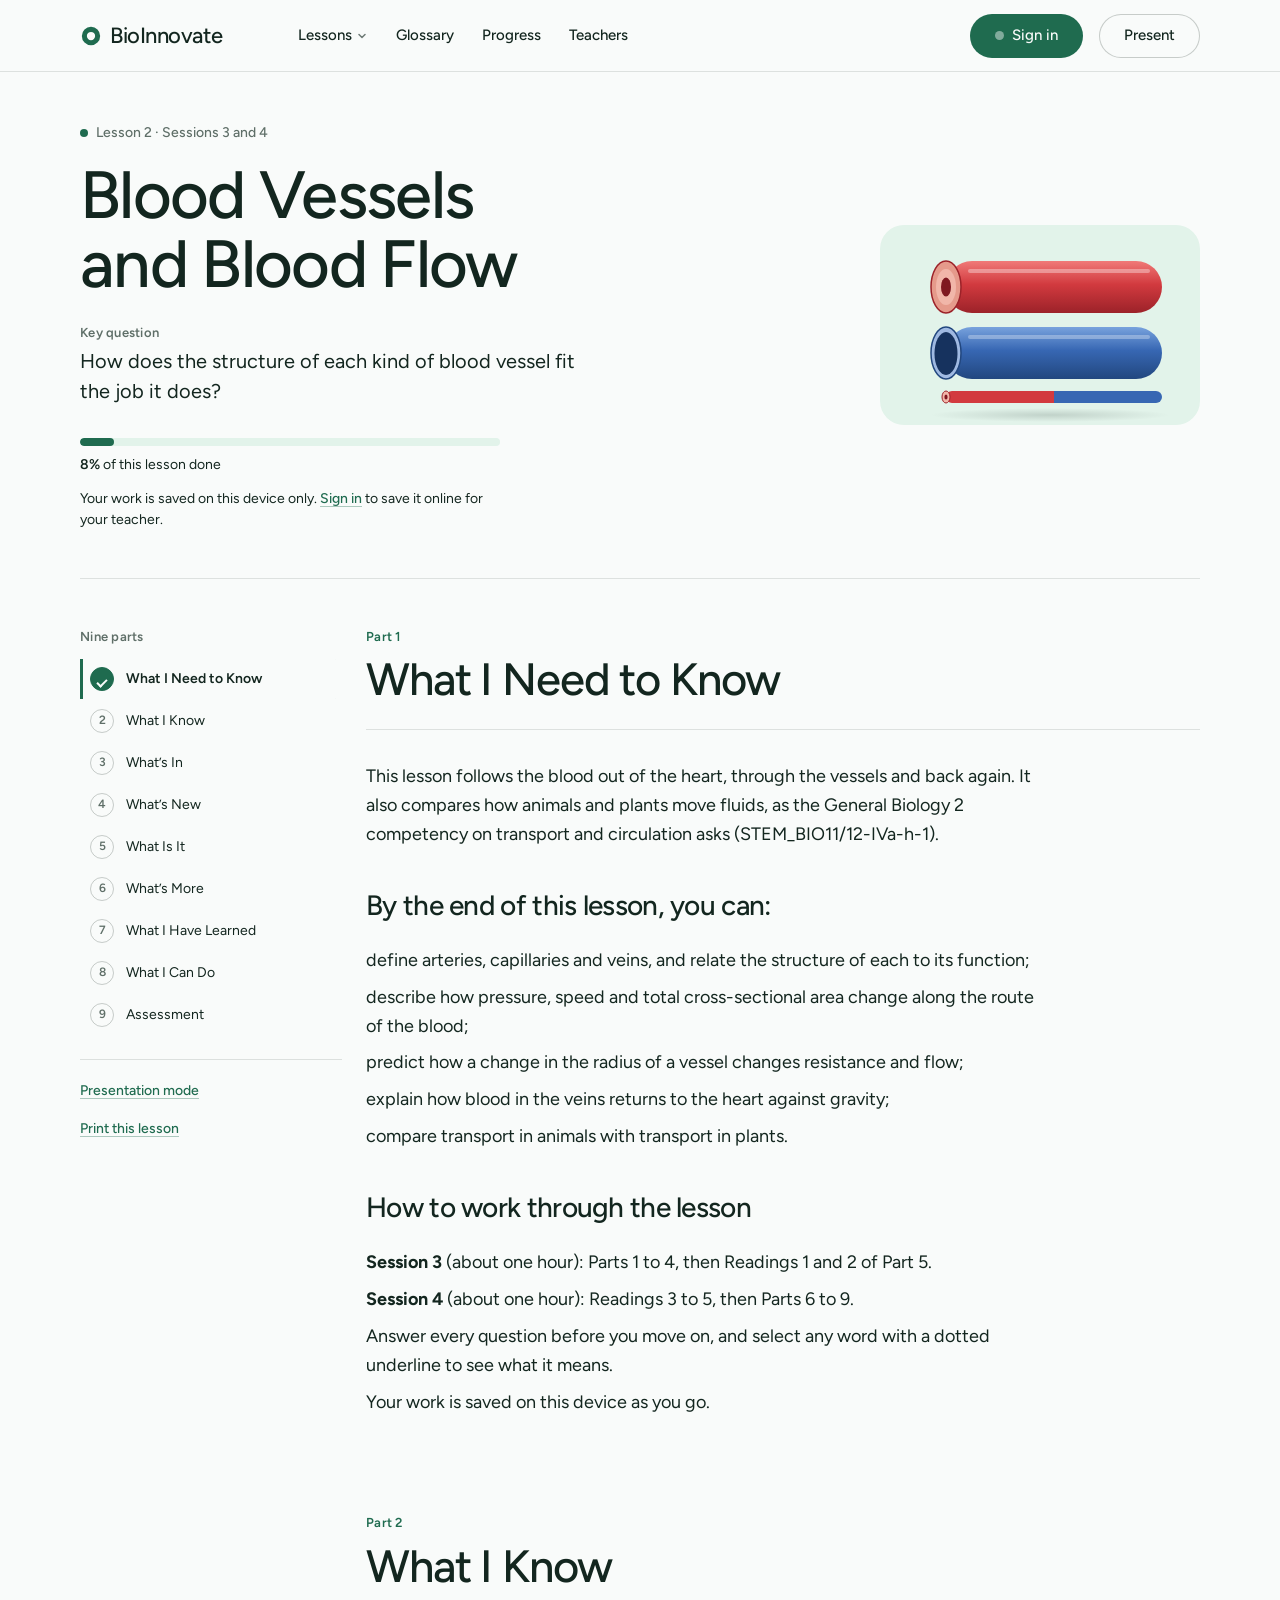
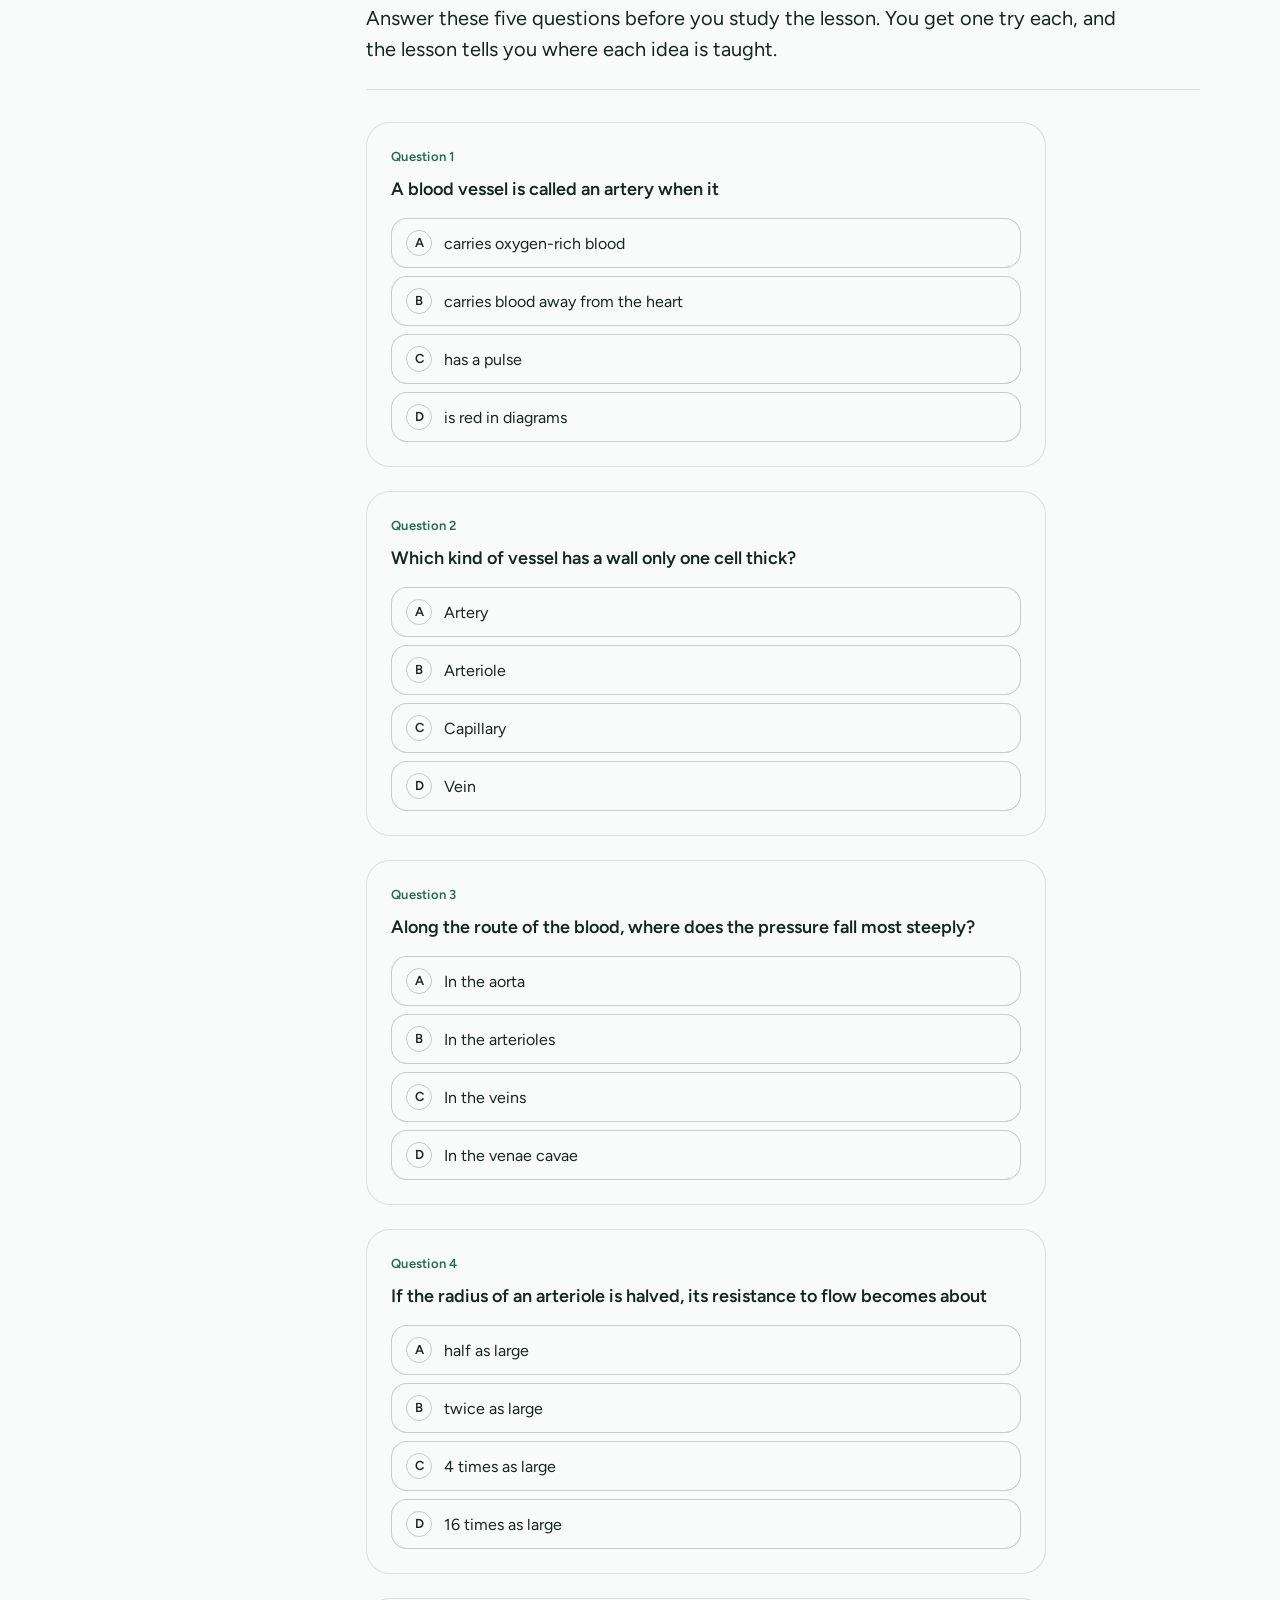
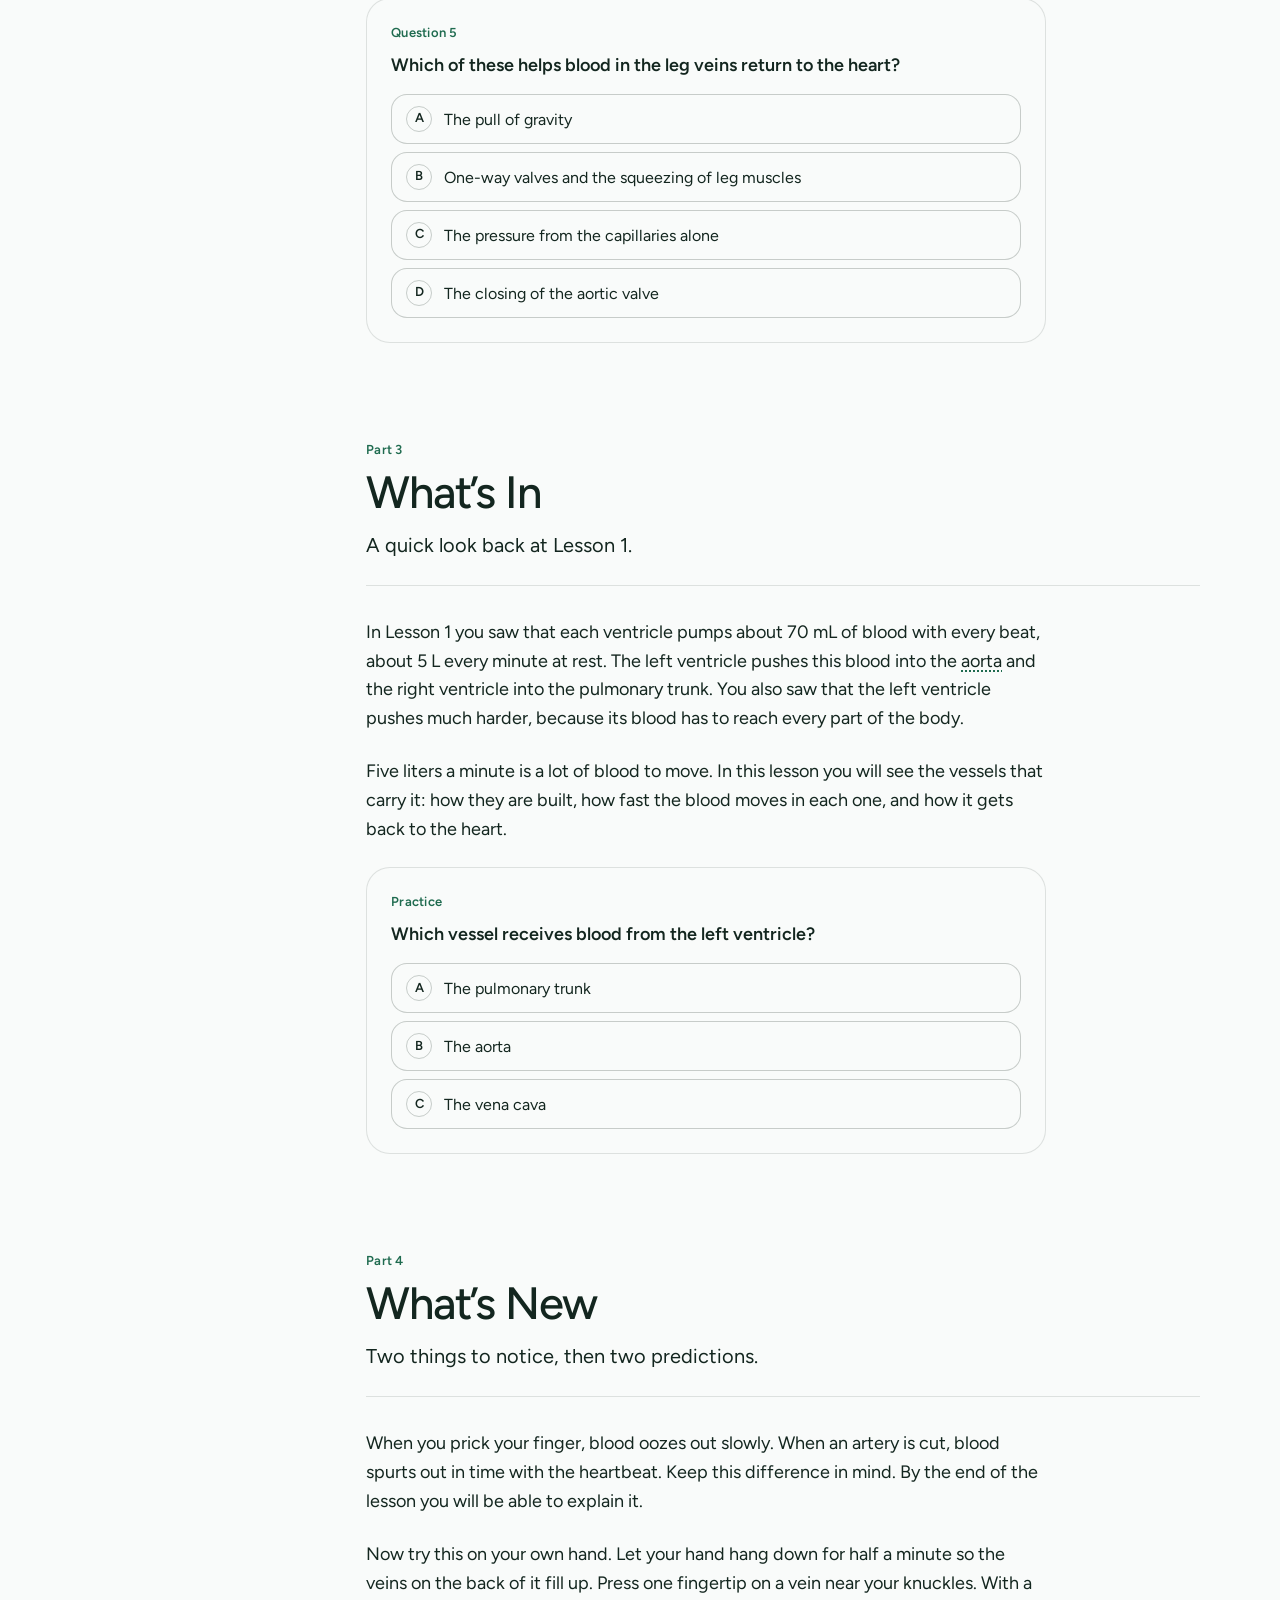
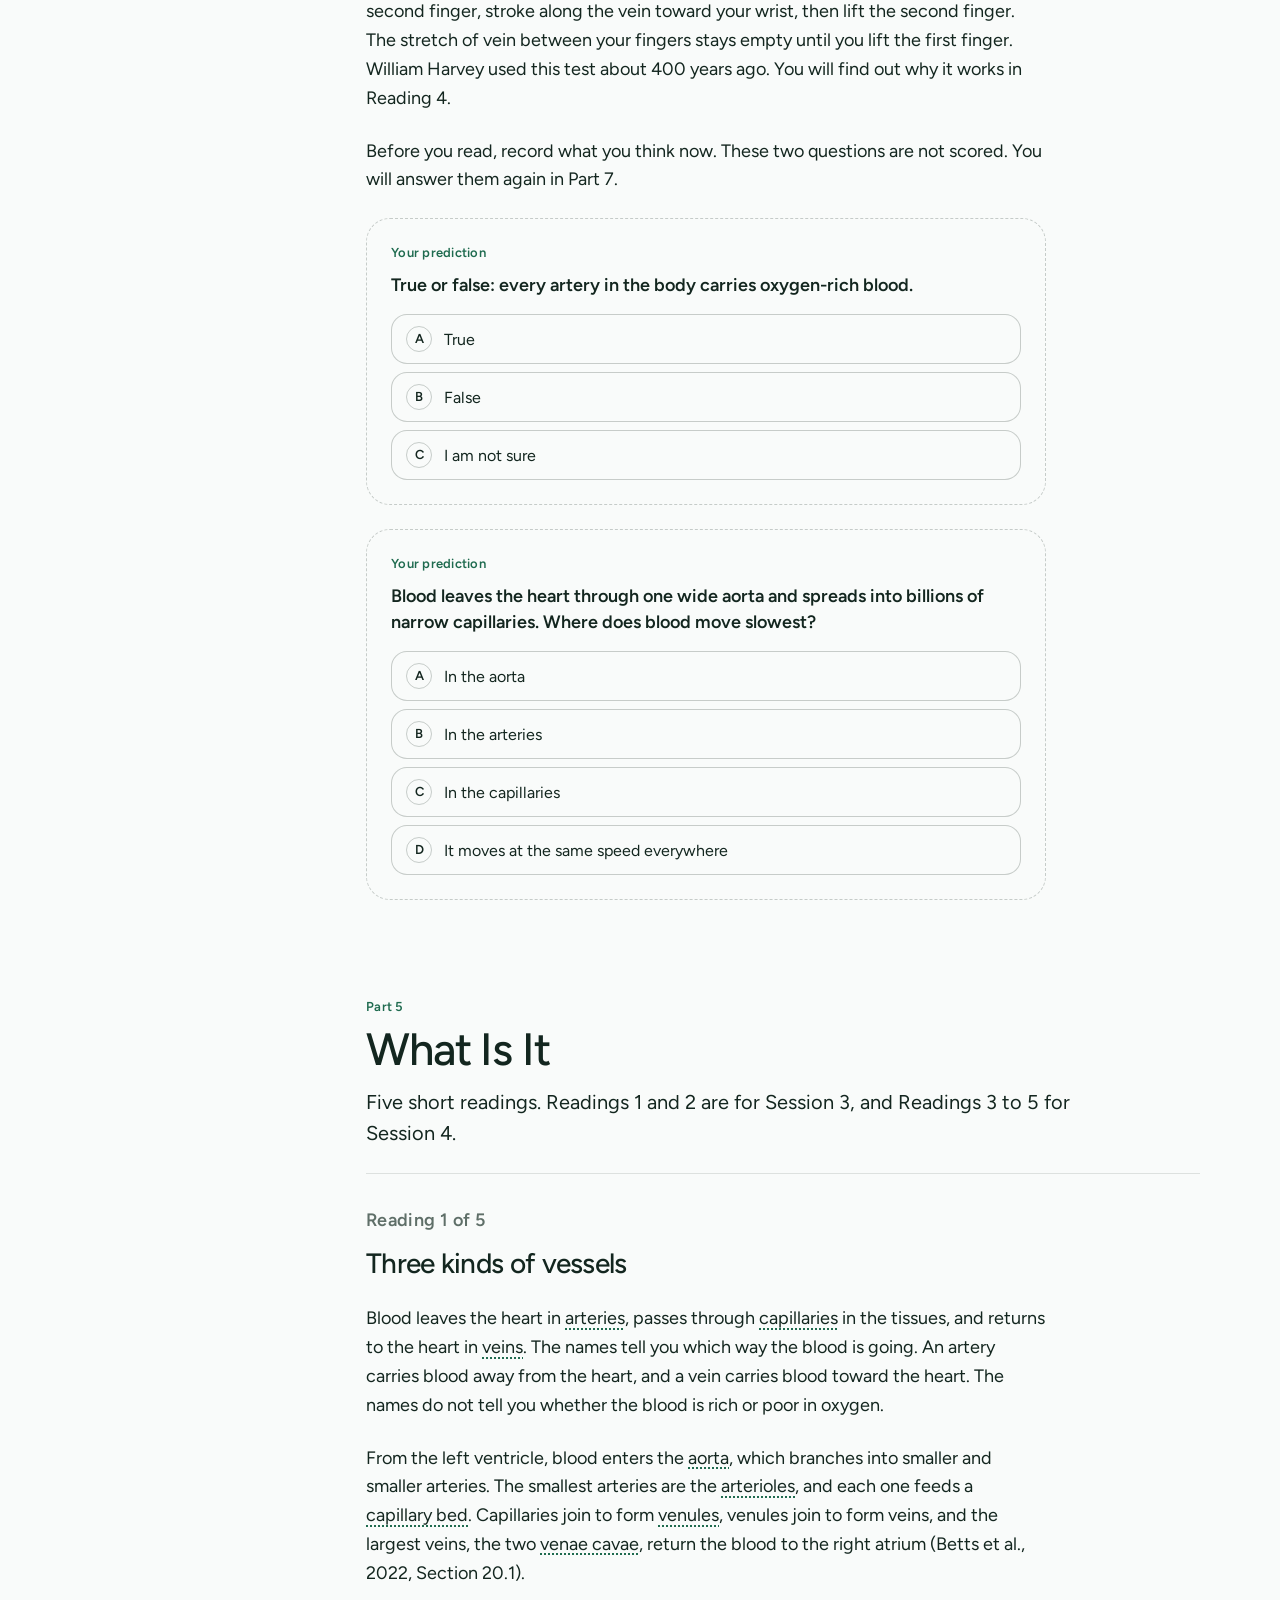
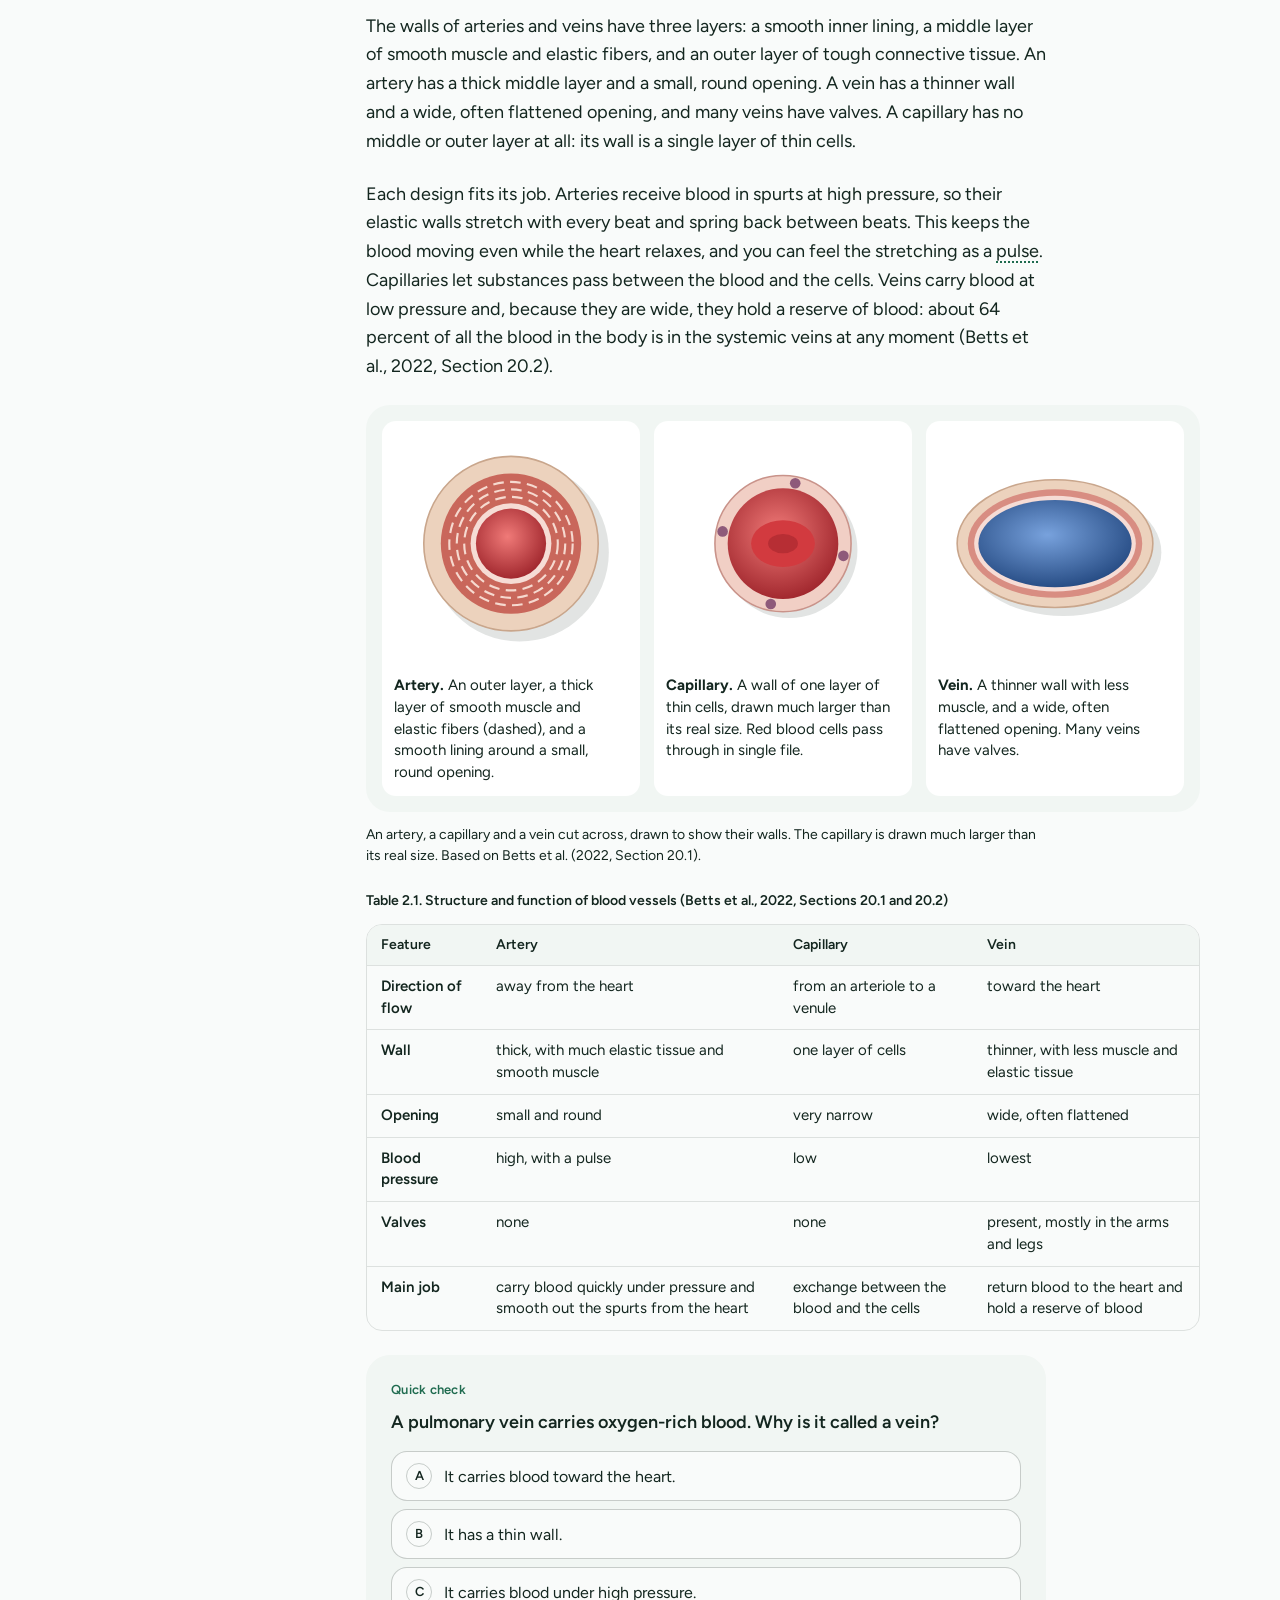
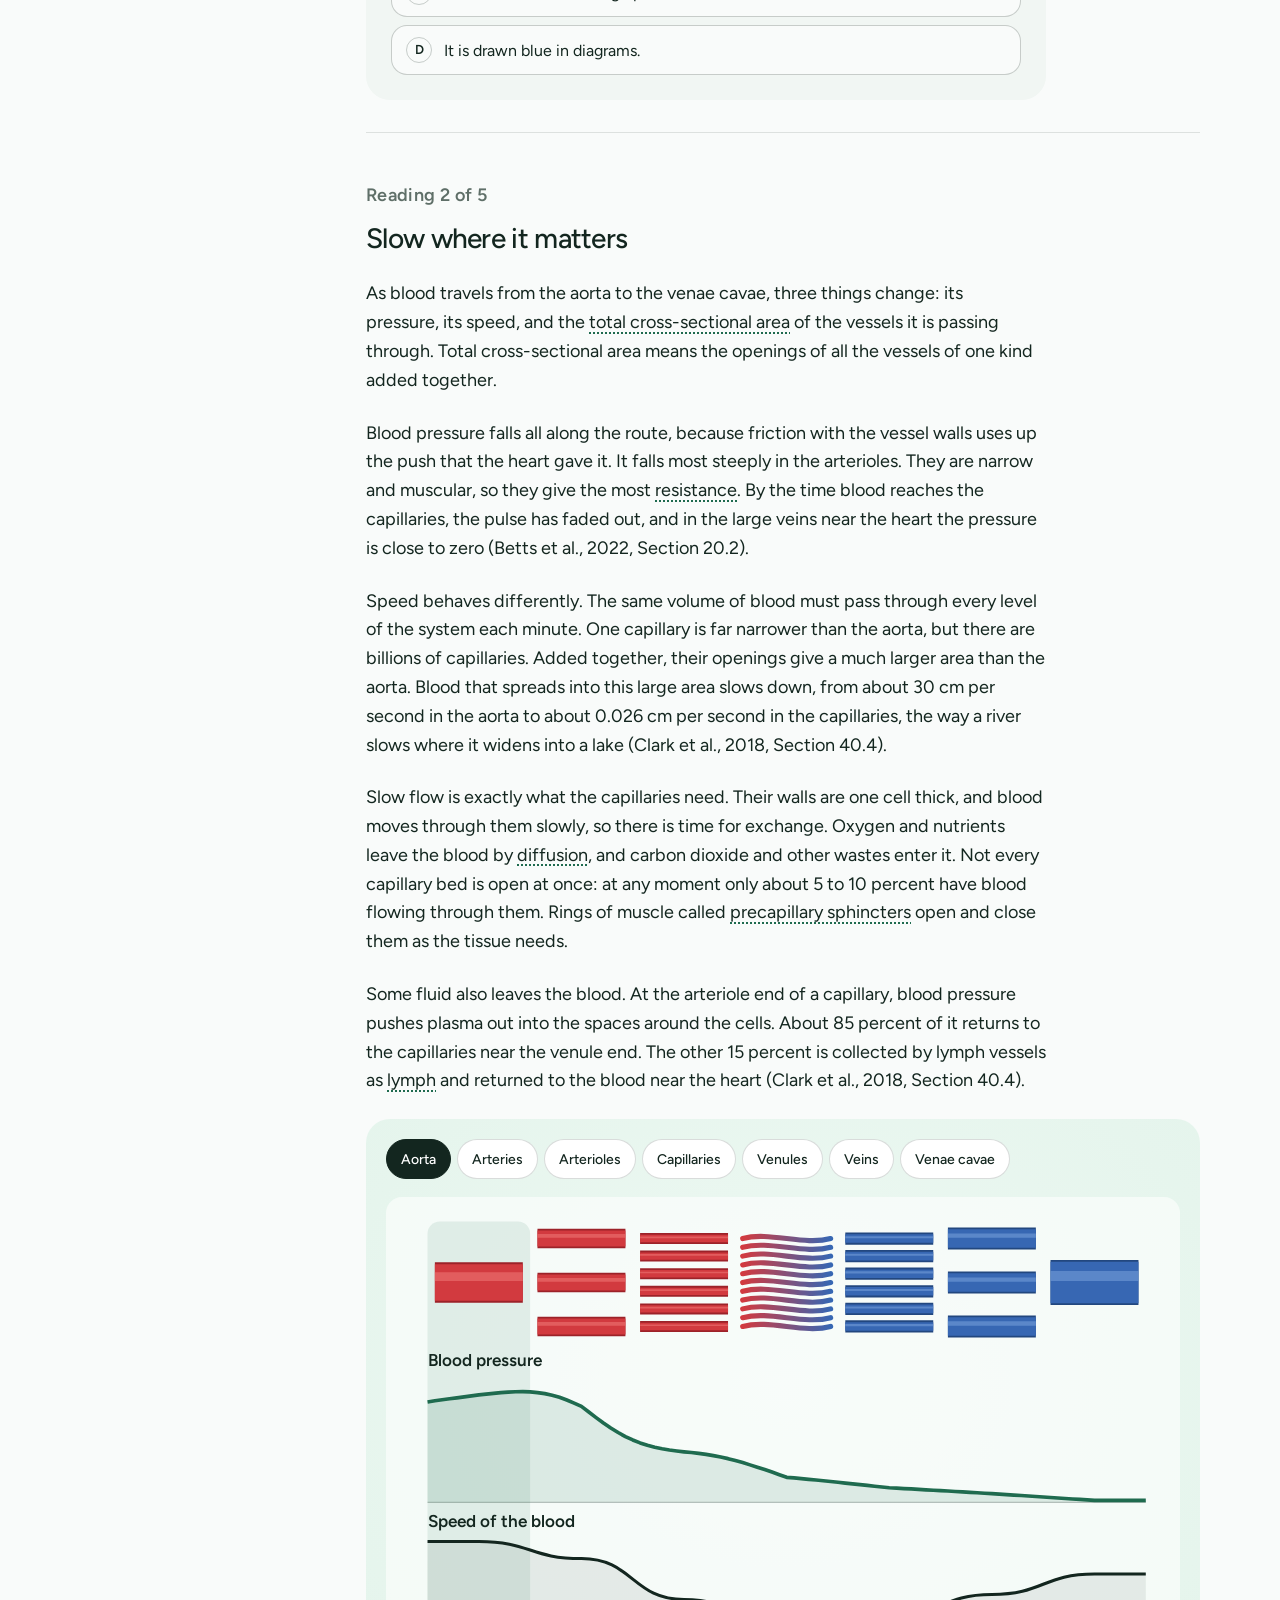
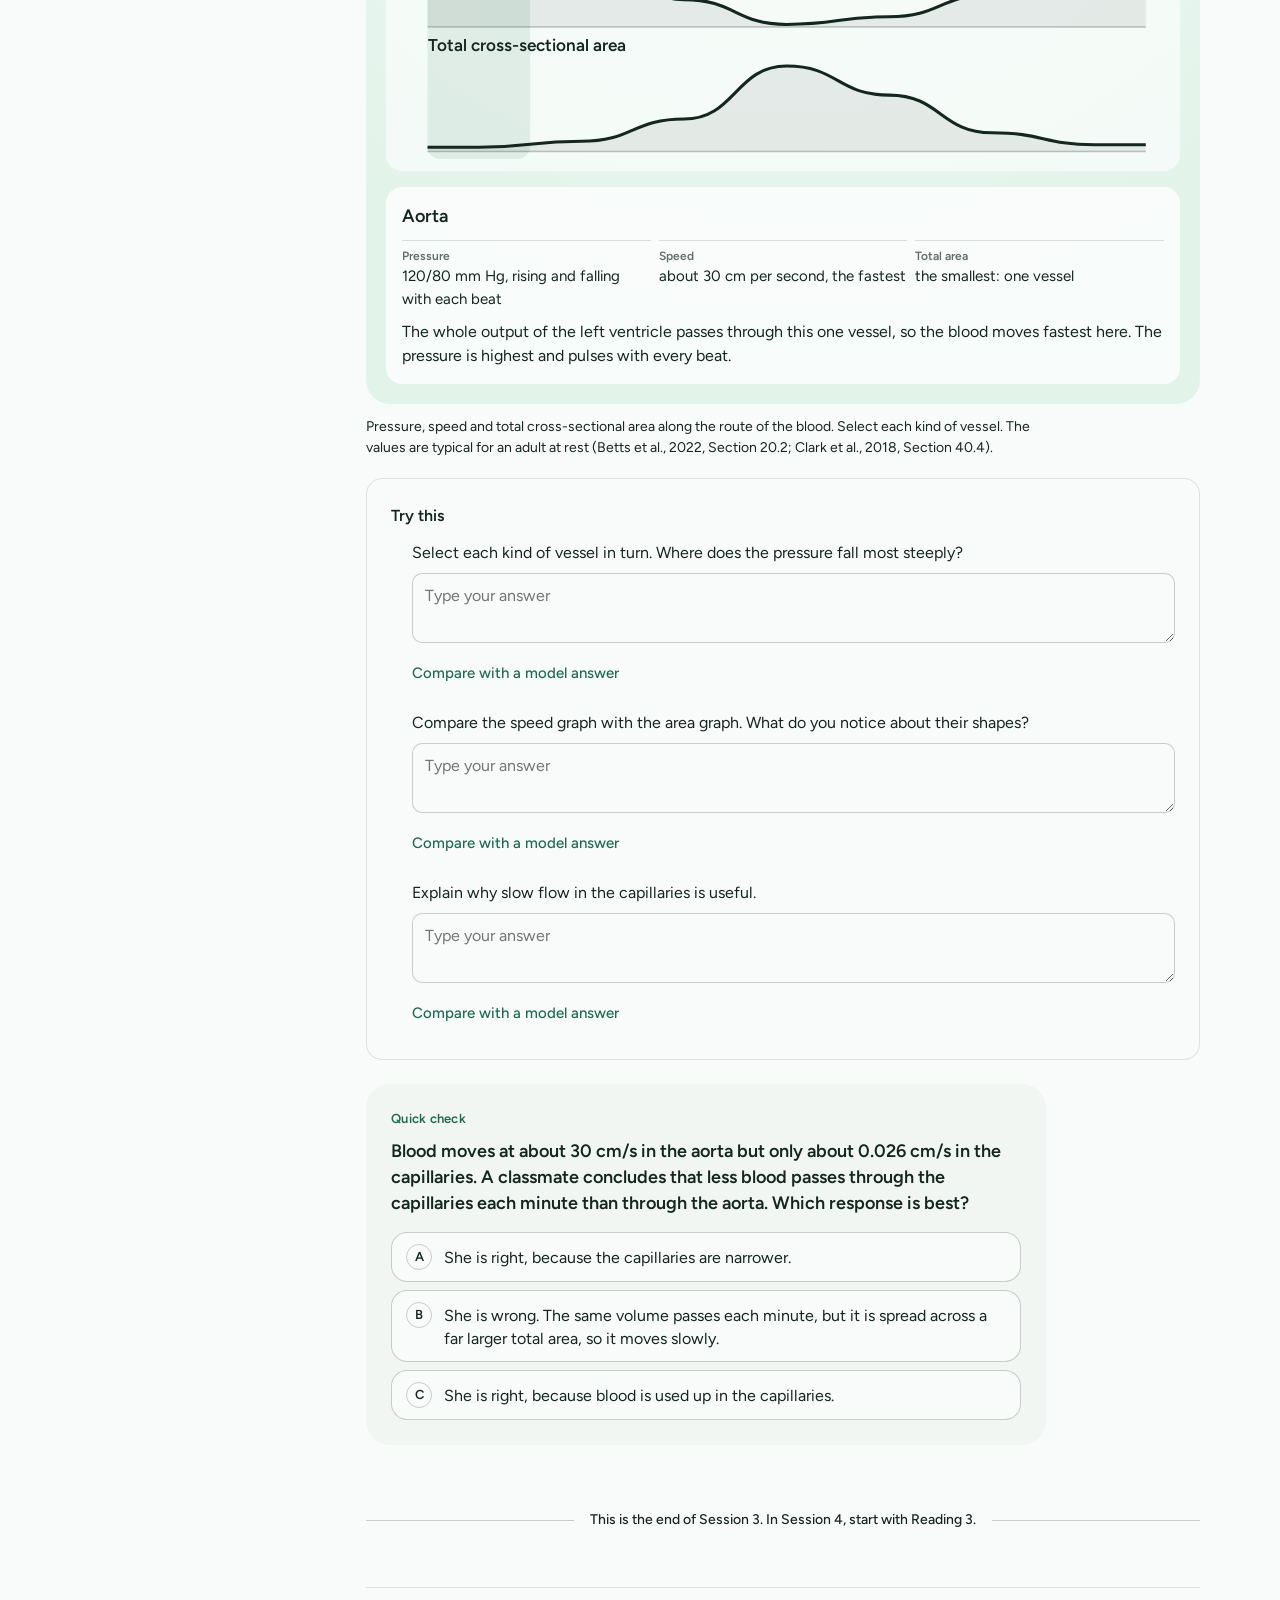
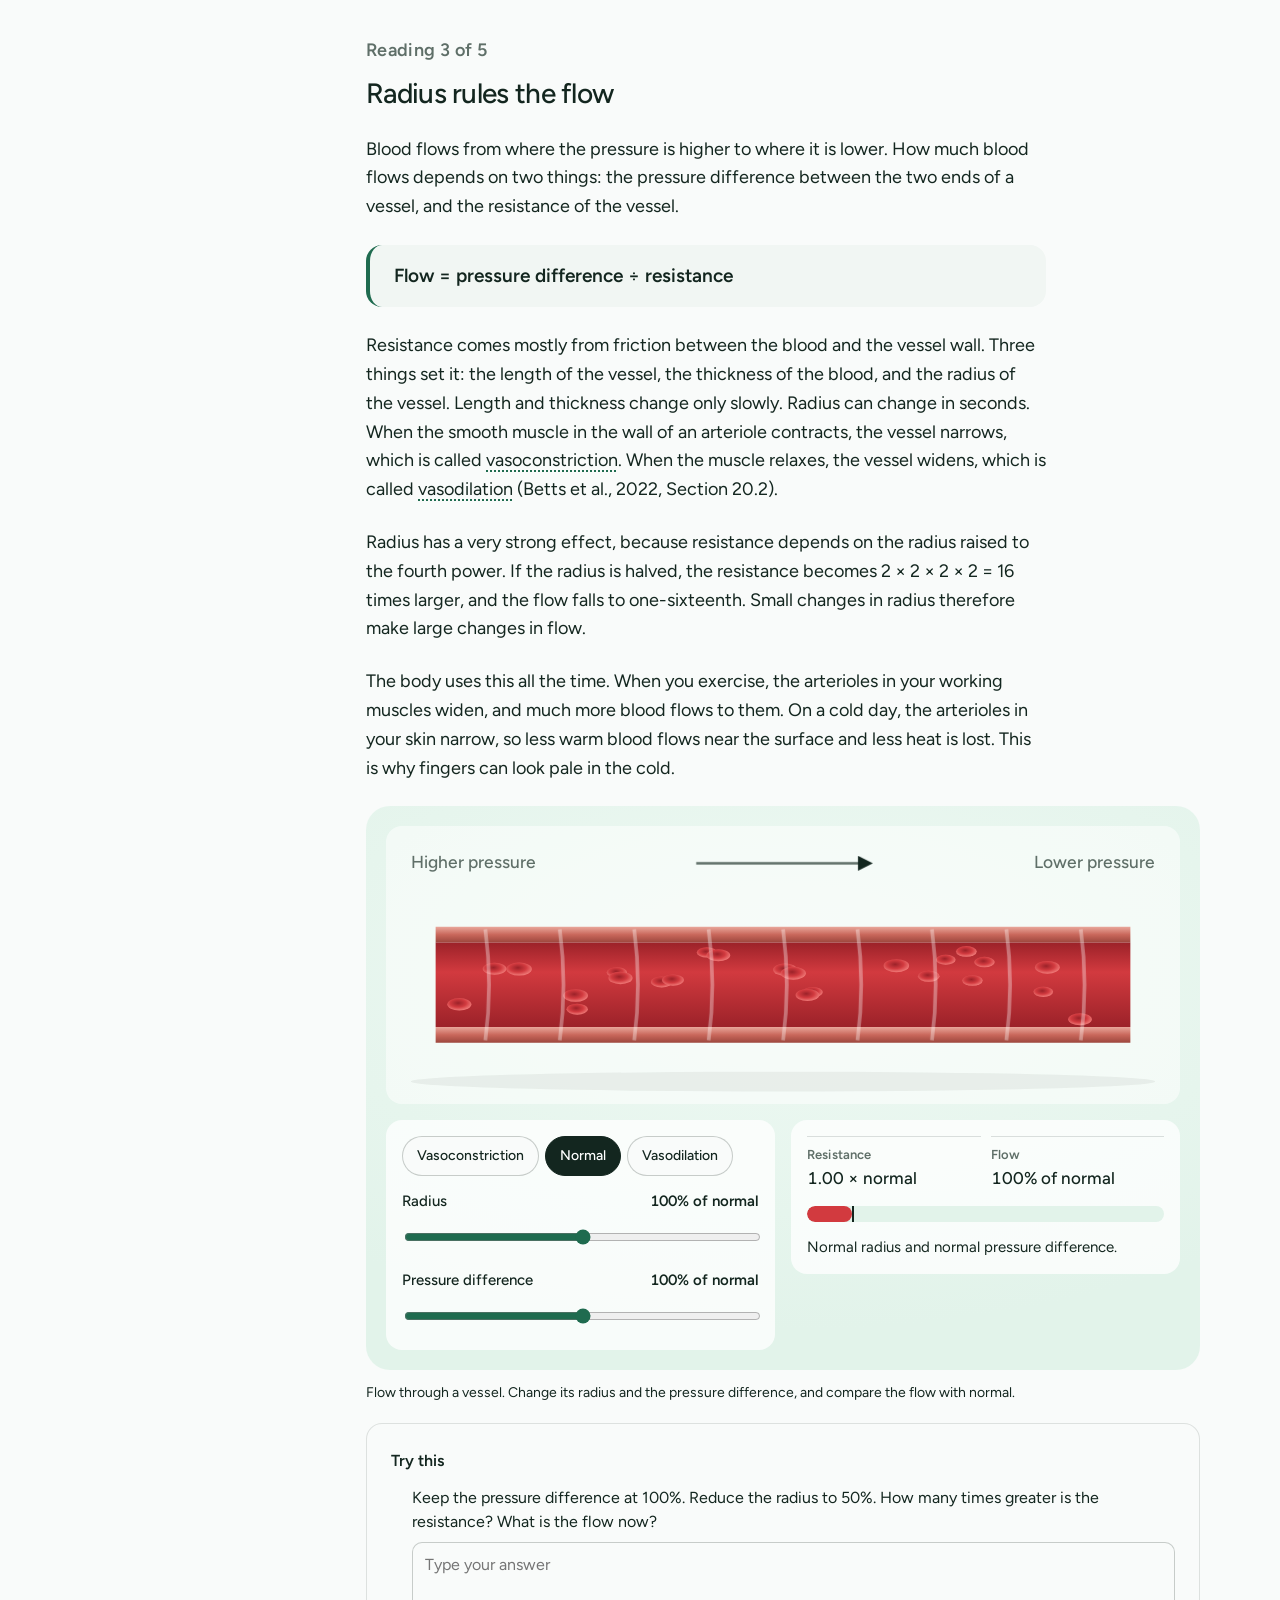
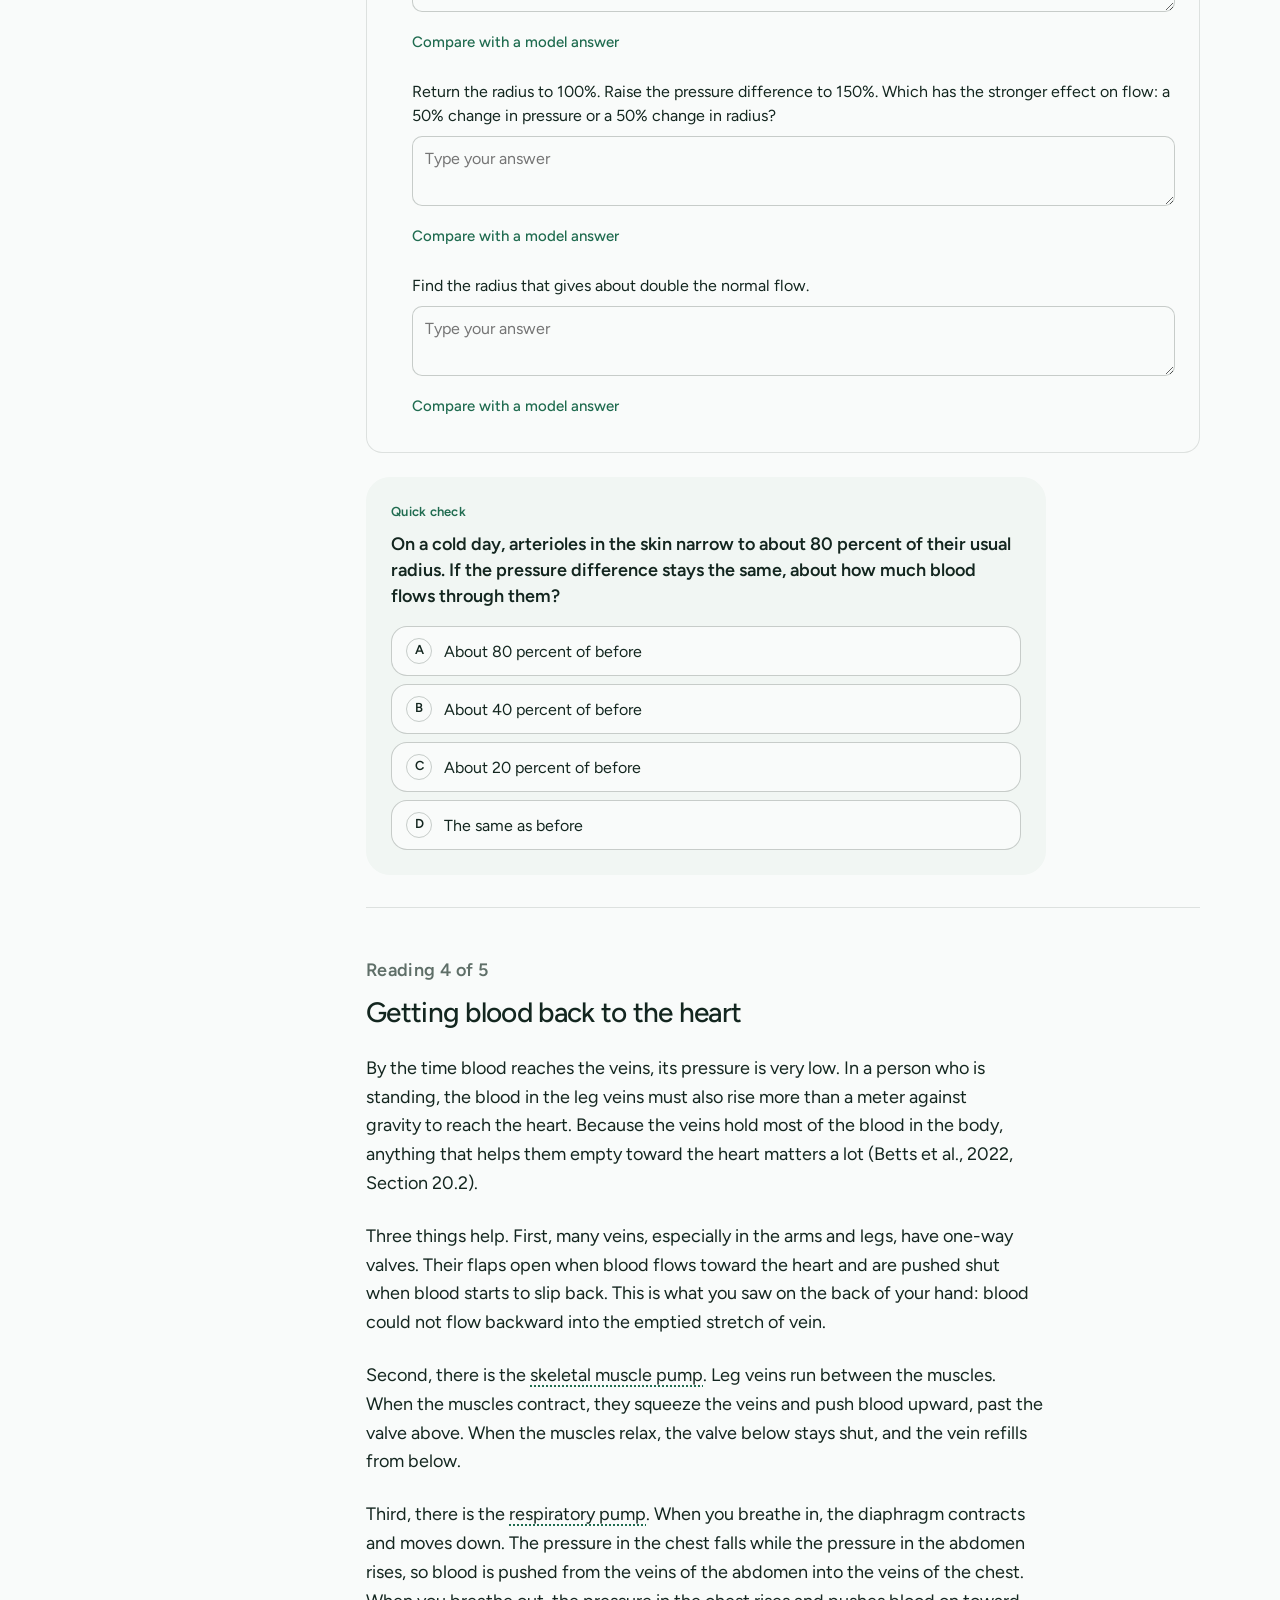
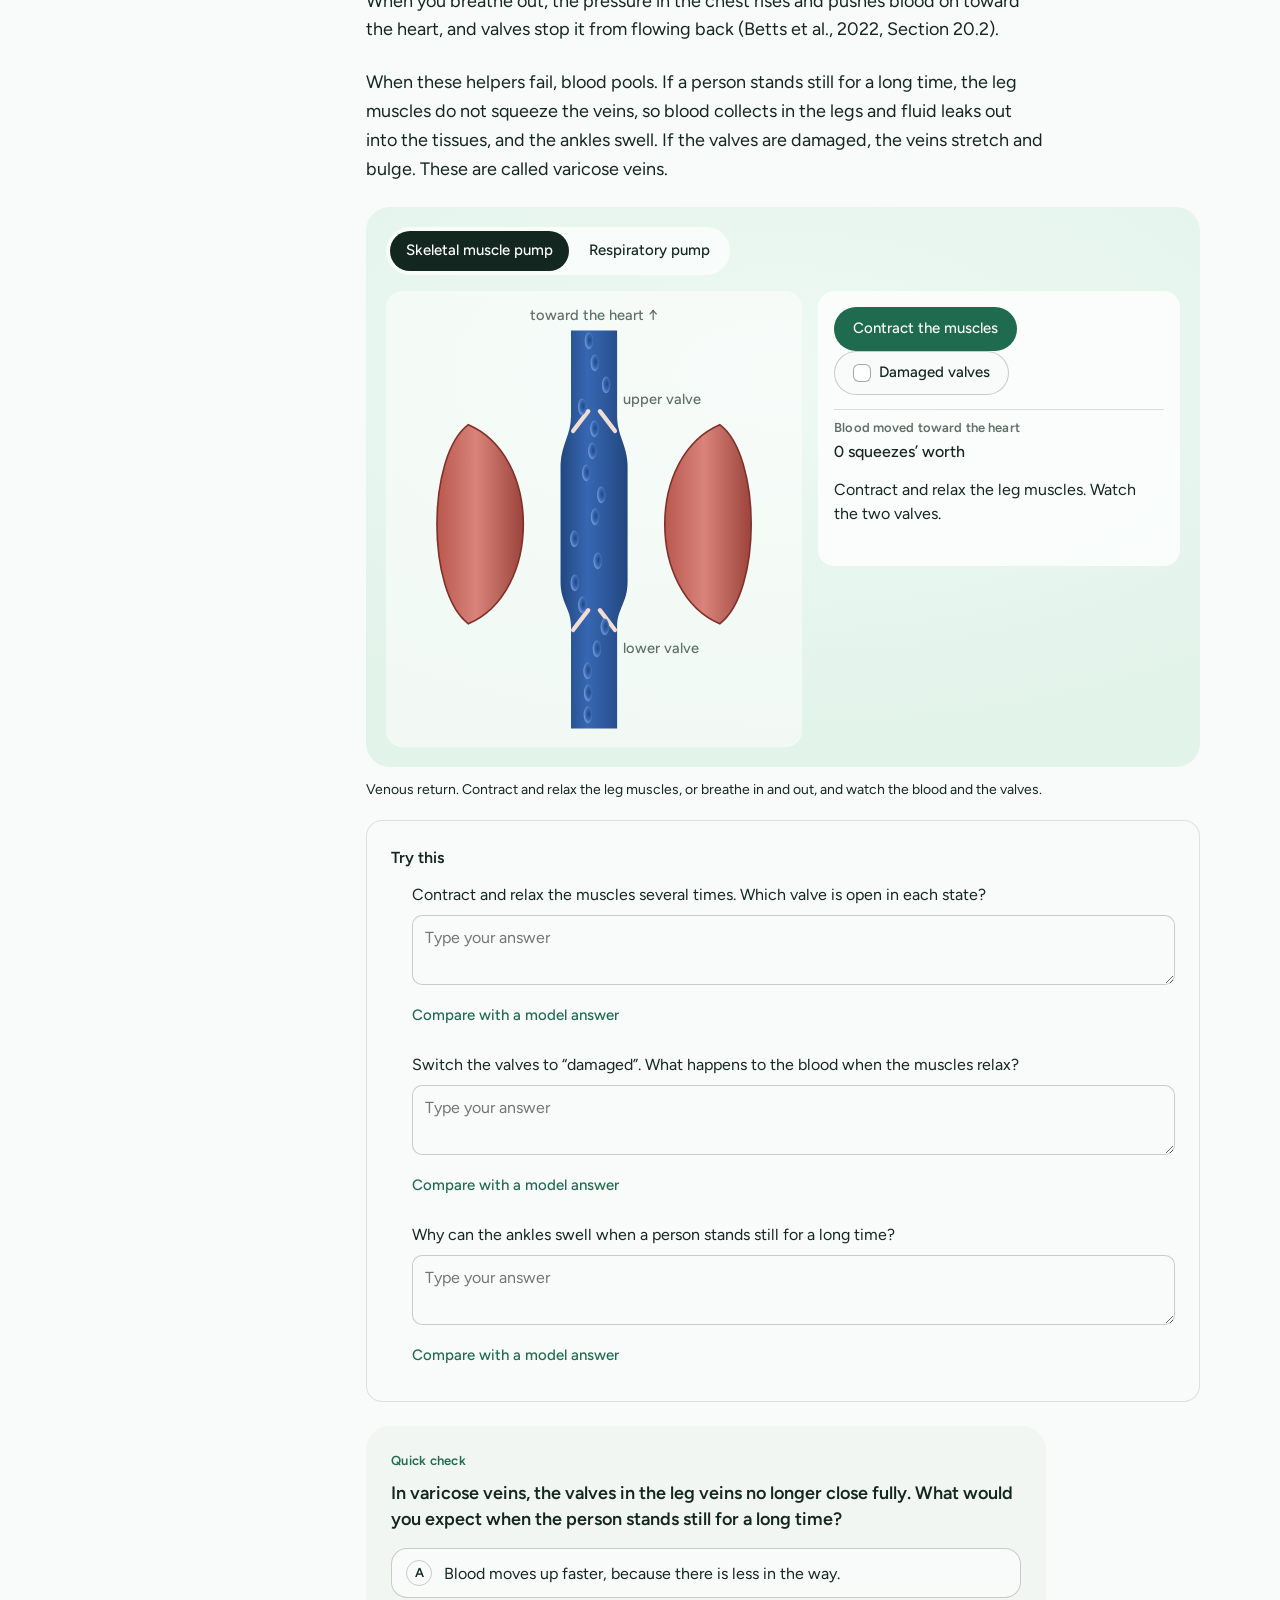
<file: lesson-2.html>
<!doctype html>
<html lang="en" data-type="software" data-radius="round" data-buttons="solid">
<head>
<meta charset="utf-8">
<meta name="viewport" content="width=device-width, initial-scale=1">
<title>Lesson 2: Blood Vessels and Blood Flow | BioInnovate</title>
<meta name="description" content="Lesson 2 of BioInnovate: arteries, capillaries and veins, how pressure and speed change along the vessels, how radius controls flow, and transport in plants.">
<link rel="icon" href="favicon.svg" type="image/svg+xml">
<meta name="theme-color" content="#f9fbfa">
<link rel="preload" href="fonts/figtree.woff" as="font" type="font/woff" crossorigin>
<link rel="stylesheet" href="assets/system.css?v=177c4fa4"><style>
:root {
  --p-bg: #f9fbfa; --p-surface: #e2f3ea; --p-ink: #13261f; --p-muted: #5f6f68;
  --p-accent: #1f6b4f; --p-accent-ink: #f9fbfa; --p-action: #1f6b4f; --p-action-ink: #f9fbfa;
  --p-inv-bg: #13261f; --p-inv-surface: #21332c; --p-inv-ink: #f9fbfa; --p-inv-muted: #99a39f;
  --p-inv-accent: #f9fbfa; --p-inv-accent-ink: #13261f; --p-inv-action: #f9fbfa; --p-inv-action-ink: #13261f;
  --font-display: "Figtree", system-ui, sans-serif;
  --font-text: "Figtree", system-ui, sans-serif;
  --display-weight: 500;
  --display-tracking: -0.025em;
  --display-tracking-xl: -0.035em;
}
</style><link rel="stylesheet" href="css/site.css?v=15fbfea0"><link rel="stylesheet" href="css/sim.css?v=e1817dd1"><link rel="stylesheet" href="css/lesson.css?v=179b216e"><link rel="stylesheet" href="css/simx.css?v=d75a1b41">
</head>
<body class="lesson-page" data-lesson="2">
<header class="nav"><div class="wrap nav__bar"><a class="skip-link" href="#main">Skip to content</a><a class="nav__logo" href="index.html"><span class="mark" data-mark="ring" aria-hidden="true"></span>BioInnovate</a><nav class="nav__links" aria-label="Main"><div class="nav__item"><a class="nav__link" href="index.html#lessons">Lessons <svg class="chev" viewBox="0 0 12 12" aria-hidden="true"><path d="M3 4.5l3 3 3-3" fill="none" stroke="currentColor" stroke-width="1.5" stroke-linecap="round" stroke-linejoin="round"/></svg></a><div class="nav__menu"><div class="wrap grid"><div class="menu-col span-3"><p class="t-label">Sessions 1 to 4</p><a href="lesson-1.html">The Heart: A Double Pump<span>Chambers, valves, one beat</span></a><a href="lesson-2.html" aria-current="page">Blood Vessels and Blood Flow<span>Pressure, speed, resistance</span></a></div><div class="menu-col span-3"><p class="t-label">Sessions 5 to 8</p><a href="lesson-3.html">Two Circuits, One Loop<span>The lungs, the body, real color</span></a><a href="lesson-4.html">Blood Pressure and Its Control<span>Readings and how they change</span></a></div></div></div></div><div class="nav__item"><a class="nav__link" href="glossary.html">Glossary</a></div><div class="nav__item"><a class="nav__link" href="progress.html">Progress</a></div><div class="nav__item"><a class="nav__link" href="teacher.html">Teachers</a></div></nav><div class="nav__actions"><button type="button" class="btn btn--secondary js-present" hidden>Present</button></div><button class="nav__toggle" type="button" aria-expanded="false" aria-label="Menu"><svg width="18" height="18" viewBox="0 0 18 18" aria-hidden="true"><path d="M2 5h14M2 13h14" stroke="currentColor" stroke-width="1.6" stroke-linecap="round"/></svg></button></div></header><main id="main" class="lp"><div class="lp-head wrap"><div class="lp-head__text"><p class="lp-head__k"><span class="dot" aria-hidden="true"></span>Lesson 2 · Sessions 3 and 4</p><h1>Blood Vessels and Blood Flow</h1><p class="lp-head__q"><span>Key question</span>How does the structure of each kind of blood vessel fit the job it does?</p><div class="lp-meter" aria-live="polite"><div class="lp-meter__bar"><i style="width:0%"></i></div><p><b class="lp-meter__pct">0%</b> of this lesson done</p></div><p class="lp-sync" hidden></p></div><div class="lp-head__pic"><img src="img/l2.svg" alt="An artery, a capillary and a vein drawn side by side" width="320" height="200"></div></div><div class="lp-grid wrap"><nav class="toc" aria-label="Parts of this lesson"><p class="toc__k">Nine parts</p><ol><li><a href="#know" data-part="know"><span class="toc__n">1</span><span class="toc__t">What I Need to Know</span></a></li><li><a href="#pre" data-part="pre"><span class="toc__n">2</span><span class="toc__t">What I Know</span></a></li><li><a href="#in" data-part="in"><span class="toc__n">3</span><span class="toc__t">What’s In</span></a></li><li><a href="#new" data-part="new"><span class="toc__n">4</span><span class="toc__t">What’s New</span></a></li><li><a href="#is" data-part="is"><span class="toc__n">5</span><span class="toc__t">What Is It</span></a></li><li><a href="#more" data-part="more"><span class="toc__n">6</span><span class="toc__t">What’s More</span></a></li><li><a href="#learned" data-part="learned"><span class="toc__n">7</span><span class="toc__t">What I Have Learned</span></a></li><li><a href="#do" data-part="do"><span class="toc__n">8</span><span class="toc__t">What I Can Do</span></a></li><li><a href="#assess" data-part="assess"><span class="toc__n">9</span><span class="toc__t">Assessment</span></a></li></ol><p class="toc__tools"><button type="button" class="link-btn js-present-side">Presentation mode</button><button type="button" class="link-btn js-print">Print this lesson</button></p></nav><div class="lp-body"><section class="part" id="know" data-part="1" aria-labelledby="know-h"><header class="part__head"><p class="part__k">Part 1</p><h2 id="know-h">What I Need to Know</h2></header><div class="part__body"><p>This lesson follows the blood out of the heart, through the vessels and back again. It also compares how animals and plants move fluids, as the General Biology 2 competency on transport and circulation asks (STEM_BIO11/12-IVa-h-1).</p><h3>By the end of this lesson, you can:</h3><ol class="num"><li>define arteries, capillaries and veins, and relate the structure of each to its function;</li><li>describe how pressure, speed and total cross-sectional area change along the route of the blood;</li><li>predict how a change in the radius of a vessel changes resistance and flow;</li><li>explain how blood in the veins returns to the heart against gravity;</li><li>compare transport in animals with transport in plants.</li></ol><h3>How to work through the lesson</h3><ul class="bul"><li><strong>Session 3</strong> (about one hour): Parts 1 to 4, then Readings 1 and 2 of Part 5.</li><li><strong>Session 4</strong> (about one hour): Readings 3 to 5, then Parts 6 to 9.</li><li>Answer every question before you move on, and select any word with a dotted underline to see what it means.</li><li>Your work is saved on this device as you go.</li></ul></div><p class="part__seen" data-track="l2.part.know" aria-hidden="true"></p></section><section class="part" id="pre" data-part="2" aria-labelledby="pre-h"><header class="part__head"><p class="part__k">Part 2</p><h2 id="pre-h">What I Know</h2><p class="part__intro">Answer these five questions before you study the lesson. You get one try each, and the lesson tells you where each idea is taught.</p></header><div class="part__body"><div class="q q--pre" data-track="l2.pre.q1" data-kind="pre" data-a="1" data-see="Reading 1"><p class="q__k">Question 1</p><p class="q__q">A blood vessel is called an artery when it</p><ol class="q__opts" role="list"><li><button type="button" class="opt" data-i="0" data-why=""><span class="opt__mark" aria-hidden="true">A</span><span class="opt__text">carries oxygen-rich blood</span></button></li><li><button type="button" class="opt" data-i="1" data-why=""><span class="opt__mark" aria-hidden="true">B</span><span class="opt__text">carries blood away from the heart</span></button></li><li><button type="button" class="opt" data-i="2" data-why=""><span class="opt__mark" aria-hidden="true">C</span><span class="opt__text">has a pulse</span></button></li><li><button type="button" class="opt" data-i="3" data-why=""><span class="opt__mark" aria-hidden="true">D</span><span class="opt__text">is red in diagrams</span></button></li></ol><div class="q__fb" aria-live="polite" hidden></div></div><div class="q q--pre" data-track="l2.pre.q2" data-kind="pre" data-a="2" data-see="Reading 1"><p class="q__k">Question 2</p><p class="q__q">Which kind of vessel has a wall only one cell thick?</p><ol class="q__opts" role="list"><li><button type="button" class="opt" data-i="0" data-why=""><span class="opt__mark" aria-hidden="true">A</span><span class="opt__text">Artery</span></button></li><li><button type="button" class="opt" data-i="1" data-why=""><span class="opt__mark" aria-hidden="true">B</span><span class="opt__text">Arteriole</span></button></li><li><button type="button" class="opt" data-i="2" data-why=""><span class="opt__mark" aria-hidden="true">C</span><span class="opt__text">Capillary</span></button></li><li><button type="button" class="opt" data-i="3" data-why=""><span class="opt__mark" aria-hidden="true">D</span><span class="opt__text">Vein</span></button></li></ol><div class="q__fb" aria-live="polite" hidden></div></div><div class="q q--pre" data-track="l2.pre.q3" data-kind="pre" data-a="1" data-see="Reading 2"><p class="q__k">Question 3</p><p class="q__q">Along the route of the blood, where does the pressure fall most steeply?</p><ol class="q__opts" role="list"><li><button type="button" class="opt" data-i="0" data-why=""><span class="opt__mark" aria-hidden="true">A</span><span class="opt__text">In the aorta</span></button></li><li><button type="button" class="opt" data-i="1" data-why=""><span class="opt__mark" aria-hidden="true">B</span><span class="opt__text">In the arterioles</span></button></li><li><button type="button" class="opt" data-i="2" data-why=""><span class="opt__mark" aria-hidden="true">C</span><span class="opt__text">In the veins</span></button></li><li><button type="button" class="opt" data-i="3" data-why=""><span class="opt__mark" aria-hidden="true">D</span><span class="opt__text">In the venae cavae</span></button></li></ol><div class="q__fb" aria-live="polite" hidden></div></div><div class="q q--pre" data-track="l2.pre.q4" data-kind="pre" data-a="3" data-see="Reading 3"><p class="q__k">Question 4</p><p class="q__q">If the radius of an arteriole is halved, its resistance to flow becomes about</p><ol class="q__opts" role="list"><li><button type="button" class="opt" data-i="0" data-why=""><span class="opt__mark" aria-hidden="true">A</span><span class="opt__text">half as large</span></button></li><li><button type="button" class="opt" data-i="1" data-why=""><span class="opt__mark" aria-hidden="true">B</span><span class="opt__text">twice as large</span></button></li><li><button type="button" class="opt" data-i="2" data-why=""><span class="opt__mark" aria-hidden="true">C</span><span class="opt__text">4 times as large</span></button></li><li><button type="button" class="opt" data-i="3" data-why=""><span class="opt__mark" aria-hidden="true">D</span><span class="opt__text">16 times as large</span></button></li></ol><div class="q__fb" aria-live="polite" hidden></div></div><div class="q q--pre" data-track="l2.pre.q5" data-kind="pre" data-a="1" data-see="Reading 4"><p class="q__k">Question 5</p><p class="q__q">Which of these helps blood in the leg veins return to the heart?</p><ol class="q__opts" role="list"><li><button type="button" class="opt" data-i="0" data-why=""><span class="opt__mark" aria-hidden="true">A</span><span class="opt__text">The pull of gravity</span></button></li><li><button type="button" class="opt" data-i="1" data-why=""><span class="opt__mark" aria-hidden="true">B</span><span class="opt__text">One-way valves and the squeezing of leg muscles</span></button></li><li><button type="button" class="opt" data-i="2" data-why=""><span class="opt__mark" aria-hidden="true">C</span><span class="opt__text">The pressure from the capillaries alone</span></button></li><li><button type="button" class="opt" data-i="3" data-why=""><span class="opt__mark" aria-hidden="true">D</span><span class="opt__text">The closing of the aortic valve</span></button></li></ol><div class="q__fb" aria-live="polite" hidden></div></div></div><p class="part__seen" data-track="l2.part.pre" aria-hidden="true"></p></section><section class="part" id="in" data-part="3" aria-labelledby="in-h"><header class="part__head"><p class="part__k">Part 3</p><h2 id="in-h">What’s In</h2><p class="part__intro">A quick look back at Lesson 1.</p></header><div class="part__body"><p>In Lesson 1 you saw that each ventricle pumps about 70 mL of blood with every beat, about 5 L every minute at rest. The left ventricle pushes this blood into the <button type="button" class="term" data-term="aorta">aorta</button> and the right ventricle into the pulmonary trunk. You also saw that the left ventricle pushes much harder, because its blood has to reach every part of the body.</p><p>Five liters a minute is a lot of blood to move. In this lesson you will see the vessels that carry it: how they are built, how fast the blood moves in each one, and how it gets back to the heart.</p><div class="q q--practice" data-track="l2.practice.r1" data-kind="practice" data-a="1"><p class="q__k">Practice</p><p class="q__q">Which vessel receives blood from the left ventricle?</p><ol class="q__opts" role="list"><li><button type="button" class="opt" data-i="0" data-why="The pulmonary trunk receives blood from the right ventricle."><span class="opt__mark" aria-hidden="true">A</span><span class="opt__text">The pulmonary trunk</span></button></li><li><button type="button" class="opt" data-i="1" data-why="Correct. The aorta is the largest artery. It carries blood from the left ventricle to the body."><span class="opt__mark" aria-hidden="true">B</span><span class="opt__text">The aorta</span></button></li><li><button type="button" class="opt" data-i="2" data-why="The venae cavae bring blood back to the right atrium."><span class="opt__mark" aria-hidden="true">C</span><span class="opt__text">The vena cava</span></button></li></ol><div class="q__fb" aria-live="polite" hidden></div></div></div><p class="part__seen" data-track="l2.part.in" aria-hidden="true"></p></section><section class="part" id="new" data-part="4" aria-labelledby="new-h"><header class="part__head"><p class="part__k">Part 4</p><h2 id="new-h">What’s New</h2><p class="part__intro">Two things to notice, then two predictions.</p></header><div class="part__body"><p>When you prick your finger, blood oozes out slowly. When an artery is cut, blood spurts out in time with the heartbeat. Keep this difference in mind. By the end of the lesson you will be able to explain it.</p><p>Now try this on your own hand. Let your hand hang down for half a minute so the veins on the back of it fill up. Press one fingertip on a vein near your knuckles. With a second finger, stroke along the vein toward your wrist, then lift the second finger. The stretch of vein between your fingers stays empty until you lift the first finger. William Harvey used this test about 400 years ago. You will find out why it works in Reading 4.</p><p>Before you read, record what you think now. These two questions are not scored. You will answer them again in Part 7.</p><div class="q q--pred" data-track="l2.pred.p1" data-pred="l2.pred.p1"><p class="q__k">Your prediction</p><p class="q__q">True or false: every artery in the body carries oxygen-rich blood.</p><ol class="q__opts" role="list"><li><button type="button" class="opt" data-i="0"><span class="opt__mark" aria-hidden="true">A</span><span class="opt__text">True</span></button></li><li><button type="button" class="opt" data-i="1"><span class="opt__mark" aria-hidden="true">B</span><span class="opt__text">False</span></button></li><li><button type="button" class="opt" data-i="2"><span class="opt__mark" aria-hidden="true">C</span><span class="opt__text">I am not sure</span></button></li></ol><div class="q__fb" aria-live="polite" hidden></div></div><div class="q q--pred" data-track="l2.pred.p2" data-pred="l2.pred.p2"><p class="q__k">Your prediction</p><p class="q__q">Blood leaves the heart through one wide aorta and spreads into billions of narrow capillaries. Where does blood move slowest?</p><ol class="q__opts" role="list"><li><button type="button" class="opt" data-i="0"><span class="opt__mark" aria-hidden="true">A</span><span class="opt__text">In the aorta</span></button></li><li><button type="button" class="opt" data-i="1"><span class="opt__mark" aria-hidden="true">B</span><span class="opt__text">In the arteries</span></button></li><li><button type="button" class="opt" data-i="2"><span class="opt__mark" aria-hidden="true">C</span><span class="opt__text">In the capillaries</span></button></li><li><button type="button" class="opt" data-i="3"><span class="opt__mark" aria-hidden="true">D</span><span class="opt__text">It moves at the same speed everywhere</span></button></li></ol><div class="q__fb" aria-live="polite" hidden></div></div></div><p class="part__seen" data-track="l2.part.new" aria-hidden="true"></p></section><section class="part" id="is" data-part="5" aria-labelledby="is-h"><header class="part__head"><p class="part__k">Part 5</p><h2 id="is-h">What Is It</h2><p class="part__intro">Five short readings. Readings 1 and 2 are for Session 3, and Readings 3 to 5 for Session 4.</p></header><div class="part__body"><article class="reading" id="r1" aria-labelledby="r1-h"><p class="reading__k">Reading 1 of 5</p><h3 id="r1-h">Three kinds of vessels</h3><p>Blood leaves the heart in <button type="button" class="term" data-term="artery">arteries</button>, passes through <button type="button" class="term" data-term="capillary">capillaries</button> in the tissues, and returns to the heart in <button type="button" class="term" data-term="vein">veins</button>. The names tell you which way the blood is going. An artery carries blood away from the heart, and a vein carries blood toward the heart. The names do not tell you whether the blood is rich or poor in oxygen.</p><p>From the left ventricle, blood enters the <button type="button" class="term" data-term="aorta">aorta</button>, which branches into smaller and smaller arteries. The smallest arteries are the <button type="button" class="term" data-term="arteriole">arterioles</button>, and each one feeds a <button type="button" class="term" data-term="capillary bed">capillary bed</button>. Capillaries join to form <button type="button" class="term" data-term="venule">venules</button>, venules join to form veins, and the largest veins, the two <button type="button" class="term" data-term="vena cava">venae cavae</button>, return the blood to the right atrium (Betts et al., 2022, Section 20.1).</p><p>The walls of arteries and veins have three layers: a smooth inner lining, a middle layer of smooth muscle and elastic fibers, and an outer layer of tough connective tissue. An artery has a thick middle layer and a small, round opening. A vein has a thinner wall and a wide, often flattened opening, and many veins have valves. A capillary has no middle or outer layer at all: its wall is a single layer of thin cells.</p><p>Each design fits its job. Arteries receive blood in spurts at high pressure, so their elastic walls stretch with every beat and spring back between beats. This keeps the blood moving even while the heart relaxes, and you can feel the stretching as a <button type="button" class="term" data-term="pulse">pulse</button>. Capillaries let substances pass between the blood and the cells. Veins carry blood at low pressure and, because they are wide, they hold a reserve of blood: about 64 percent of all the blood in the body is in the systemic veins at any moment (Betts et al., 2022, Section 20.2).</p><figure class="sim-fig wide"><div class="sim-box" data-sim="walls"></div><figcaption>An artery, a capillary and a vein cut across, drawn to show their walls. The capillary is drawn much larger than its real size. Based on Betts et al. (2022, Section 20.1).</figcaption></figure><figure class="tbl"><figcaption>Table 2.1. Structure and function of blood vessels (Betts et al., 2022, Sections 20.1 and 20.2)</figcaption><div class="tbl__scroll"><table><thead><tr><th scope="col">Feature</th><th scope="col">Artery</th><th scope="col">Capillary</th><th scope="col">Vein</th></tr></thead><tbody><tr><th scope="row">Direction of flow</th><td>away from the heart</td><td>from an arteriole to a venule</td><td>toward the heart</td></tr><tr><th scope="row">Wall</th><td>thick, with much elastic tissue and smooth muscle</td><td>one layer of cells</td><td>thinner, with less muscle and elastic tissue</td></tr><tr><th scope="row">Opening</th><td>small and round</td><td>very narrow</td><td>wide, often flattened</td></tr><tr><th scope="row">Blood pressure</th><td>high, with a pulse</td><td>low</td><td>lowest</td></tr><tr><th scope="row">Valves</th><td>none</td><td>none</td><td>present, mostly in the arms and legs</td></tr><tr><th scope="row">Main job</th><td>carry blood quickly under pressure and smooth out the spurts from the heart</td><td>exchange between the blood and the cells</td><td>return blood to the heart and hold a reserve of blood</td></tr></tbody></table></div></figure><div class="q q--check" data-track="l2.check.c1" data-kind="check" data-a="0"><p class="q__k">Quick check</p><p class="q__q">A pulmonary vein carries oxygen-rich blood. Why is it called a vein?</p><ol class="q__opts" role="list"><li><button type="button" class="opt" data-i="0" data-why="Correct. Veins are named by direction. The pulmonary veins carry blood from the lungs to the left atrium."><span class="opt__mark" aria-hidden="true">A</span><span class="opt__text">It carries blood toward the heart.</span></button></li><li><button type="button" class="opt" data-i="1" data-why="Veins do have thin walls, but the name comes from the direction of flow."><span class="opt__mark" aria-hidden="true">B</span><span class="opt__text">It has a thin wall.</span></button></li><li><button type="button" class="opt" data-i="2" data-why="Veins carry blood at low pressure."><span class="opt__mark" aria-hidden="true">C</span><span class="opt__text">It carries blood under high pressure.</span></button></li><li><button type="button" class="opt" data-i="3" data-why="Pulmonary veins are drawn red, because they carry oxygen-rich blood. The color is not what makes a vessel a vein."><span class="opt__mark" aria-hidden="true">D</span><span class="opt__text">It is drawn blue in diagrams.</span></button></li></ol><div class="q__fb" aria-live="polite" hidden></div></div></article><article class="reading" id="r2" aria-labelledby="r2-h"><p class="reading__k">Reading 2 of 5</p><h3 id="r2-h">Slow where it matters</h3><p>As blood travels from the aorta to the venae cavae, three things change: its pressure, its speed, and the <button type="button" class="term" data-term="total cross-sectional area">total cross-sectional area</button> of the vessels it is passing through. Total cross-sectional area means the openings of all the vessels of one kind added together.</p><p>Blood pressure falls all along the route, because friction with the vessel walls uses up the push that the heart gave it. It falls most steeply in the arterioles. They are narrow and muscular, so they give the most <button type="button" class="term" data-term="resistance">resistance</button>. By the time blood reaches the capillaries, the pulse has faded out, and in the large veins near the heart the pressure is close to zero (Betts et al., 2022, Section 20.2).</p><p>Speed behaves differently. The same volume of blood must pass through every level of the system each minute. One capillary is far narrower than the aorta, but there are billions of capillaries. Added together, their openings give a much larger area than the aorta. Blood that spreads into this large area slows down, from about 30 cm per second in the aorta to about 0.026 cm per second in the capillaries, the way a river slows where it widens into a lake (Clark et al., 2018, Section 40.4).</p><p>Slow flow is exactly what the capillaries need. Their walls are one cell thick, and blood moves through them slowly, so there is time for exchange. Oxygen and nutrients leave the blood by <button type="button" class="term" data-term="diffusion">diffusion</button>, and carbon dioxide and other wastes enter it. Not every capillary bed is open at once: at any moment only about 5 to 10 percent have blood flowing through them. Rings of muscle called <button type="button" class="term" data-term="precapillary sphincter">precapillary sphincters</button> open and close them as the tissue needs.</p><p>Some fluid also leaves the blood. At the arteriole end of a capillary, blood pressure pushes plasma out into the spaces around the cells. About 85 percent of it returns to the capillaries near the venule end. The other 15 percent is collected by lymph vessels as <button type="button" class="term" data-term="lymph">lymph</button> and returned to the blood near the heart (Clark et al., 2018, Section 40.4).</p><figure class="sim-fig wide" data-track="l2.sim.vessels"><div class="sim-box" data-sim="vessels"></div><figcaption>Pressure, speed and total cross-sectional area along the route of the blood. Select each kind of vessel. The values are typical for an adult at rest (Betts et al., 2022, Section 20.2; Clark et al., 2018, Section 40.4).</figcaption><div class="tries"><p class="tries__k">Try this</p><ol><li class="try" data-save="l2.try.vessels.0"><label class="try__q" for="try-2-vessels-0">Select each kind of vessel in turn. Where does the pressure fall most steeply?</label><textarea id="try-2-vessels-0" rows="2" placeholder="Type your answer"></textarea><details><summary>Compare with a model answer</summary><p>In the arterioles. They give the greatest resistance, so the pressure drops most there.</p></details></li><li class="try" data-save="l2.try.vessels.1"><label class="try__q" for="try-2-vessels-1">Compare the speed graph with the area graph. What do you notice about their shapes?</label><textarea id="try-2-vessels-1" rows="2" placeholder="Type your answer"></textarea><details><summary>Compare with a model answer</summary><p>They are mirror images. Where the total area is largest, in the capillaries, the speed is lowest.</p></details></li><li class="try" data-save="l2.try.vessels.2"><label class="try__q" for="try-2-vessels-2">Explain why slow flow in the capillaries is useful.</label><textarea id="try-2-vessels-2" rows="2" placeholder="Type your answer"></textarea><details><summary>Compare with a model answer</summary><p>It gives time for oxygen, nutrients and wastes to pass between the blood and the cells.</p></details></li></ol></div></figure><div class="q q--check" data-track="l2.check.c2" data-kind="check" data-a="1"><p class="q__k">Quick check</p><p class="q__q">Blood moves at about 30 cm/s in the aorta but only about 0.026 cm/s in the capillaries. A classmate concludes that less blood passes through the capillaries each minute than through the aorta. Which response is best?</p><ol class="q__opts" role="list"><li><button type="button" class="opt" data-i="0" data-why="Each capillary is narrow, but there are billions of them. Think about the volume, not the speed."><span class="opt__mark" aria-hidden="true">A</span><span class="opt__text">She is right, because the capillaries are narrower.</span></button></li><li><button type="button" class="opt" data-i="1" data-why="Correct. Flow volume is the same at every level. Speed depends on the total area."><span class="opt__mark" aria-hidden="true">B</span><span class="opt__text">She is wrong. The same volume passes each minute, but it is spread across a far larger total area, so it moves slowly.</span></button></li><li><button type="button" class="opt" data-i="2" data-why="Blood is not used up. The same blood continues into the venules and veins."><span class="opt__mark" aria-hidden="true">C</span><span class="opt__text">She is right, because blood is used up in the capillaries.</span></button></li></ol><div class="q__fb" aria-live="polite" hidden></div></div></article><div class="session-end" role="note"><span>This is the end of Session 3. In Session 4, start with Reading 3.</span></div><article class="reading" id="r3" aria-labelledby="r3-h"><p class="reading__k">Reading 3 of 5</p><h3 id="r3-h">Radius rules the flow</h3><p>Blood flows from where the pressure is higher to where it is lower. How much blood flows depends on two things: the pressure difference between the two ends of a vessel, and the resistance of the vessel.</p><p class="formula">Flow = pressure difference ÷ resistance</p><p>Resistance comes mostly from friction between the blood and the vessel wall. Three things set it: the length of the vessel, the thickness of the blood, and the radius of the vessel. Length and thickness change only slowly. Radius can change in seconds. When the smooth muscle in the wall of an arteriole contracts, the vessel narrows, which is called <button type="button" class="term" data-term="vasoconstriction">vasoconstriction</button>. When the muscle relaxes, the vessel widens, which is called <button type="button" class="term" data-term="vasodilation">vasodilation</button> (Betts et al., 2022, Section 20.2).</p><p>Radius has a very strong effect, because resistance depends on the radius raised to the fourth power. If the radius is halved, the resistance becomes 2 × 2 × 2 × 2 = 16 times larger, and the flow falls to one-sixteenth. Small changes in radius therefore make large changes in flow.</p><p>The body uses this all the time. When you exercise, the arterioles in your working muscles widen, and much more blood flows to them. On a cold day, the arterioles in your skin narrow, so less warm blood flows near the surface and less heat is lost. This is why fingers can look pale in the cold.</p><figure class="sim-fig wide" data-track="l2.sim.radius"><div class="sim-box" data-sim="radius"></div><figcaption>Flow through a vessel. Change its radius and the pressure difference, and compare the flow with normal.</figcaption><div class="tries"><p class="tries__k">Try this</p><ol><li class="try" data-save="l2.try.radius.0"><label class="try__q" for="try-2-radius-0">Keep the pressure difference at 100%. Reduce the radius to 50%. How many times greater is the resistance? What is the flow now?</label><textarea id="try-2-radius-0" rows="2" placeholder="Type your answer"></textarea><details><summary>Compare with a model answer</summary><p>The resistance is 16 times greater, and the flow falls to about 6% of normal.</p></details></li><li class="try" data-save="l2.try.radius.1"><label class="try__q" for="try-2-radius-1">Return the radius to 100%. Raise the pressure difference to 150%. Which has the stronger effect on flow: a 50% change in pressure or a 50% change in radius?</label><textarea id="try-2-radius-1" rows="2" placeholder="Type your answer"></textarea><details><summary>Compare with a model answer</summary><p>A 50% change in pressure changes the flow by 50%. A 50% change in radius changes it far more, because the radius is raised to the fourth power.</p></details></li><li class="try" data-save="l2.try.radius.2"><label class="try__q" for="try-2-radius-2">Find the radius that gives about double the normal flow.</label><textarea id="try-2-radius-2" rows="2" placeholder="Type your answer"></textarea><details><summary>Compare with a model answer</summary><p>About 119%, because 1.19 × 1.19 × 1.19 × 1.19 is about 2.</p></details></li></ol></div></figure><div class="q q--check" data-track="l2.check.c3" data-kind="check" data-a="1"><p class="q__k">Quick check</p><p class="q__q">On a cold day, arterioles in the skin narrow to about 80 percent of their usual radius. If the pressure difference stays the same, about how much blood flows through them?</p><ol class="q__opts" role="list"><li><button type="button" class="opt" data-i="0" data-why="That would be true if flow depended on the radius alone. It depends on the radius to the fourth power."><span class="opt__mark" aria-hidden="true">A</span><span class="opt__text">About 80 percent of before</span></button></li><li><button type="button" class="opt" data-i="1" data-why="Correct. 0.8 × 0.8 × 0.8 × 0.8 is about 0.41, so the flow falls to about 40 percent."><span class="opt__mark" aria-hidden="true">B</span><span class="opt__text">About 40 percent of before</span></button></li><li><button type="button" class="opt" data-i="2" data-why="Work it out: 0.8 to the fourth power is about 0.41."><span class="opt__mark" aria-hidden="true">C</span><span class="opt__text">About 20 percent of before</span></button></li><li><button type="button" class="opt" data-i="3" data-why="A narrower vessel gives more resistance, so less blood flows."><span class="opt__mark" aria-hidden="true">D</span><span class="opt__text">The same as before</span></button></li></ol><div class="q__fb" aria-live="polite" hidden></div></div></article><article class="reading" id="r4" aria-labelledby="r4-h"><p class="reading__k">Reading 4 of 5</p><h3 id="r4-h">Getting blood back to the heart</h3><p>By the time blood reaches the veins, its pressure is very low. In a person who is standing, the blood in the leg veins must also rise more than a meter against gravity to reach the heart. Because the veins hold most of the blood in the body, anything that helps them empty toward the heart matters a lot (Betts et al., 2022, Section 20.2).</p><p>Three things help. First, many veins, especially in the arms and legs, have one-way valves. Their flaps open when blood flows toward the heart and are pushed shut when blood starts to slip back. This is what you saw on the back of your hand: blood could not flow backward into the emptied stretch of vein.</p><p>Second, there is the <button type="button" class="term" data-term="skeletal muscle pump">skeletal muscle pump</button>. Leg veins run between the muscles. When the muscles contract, they squeeze the veins and push blood upward, past the valve above. When the muscles relax, the valve below stays shut, and the vein refills from below.</p><p>Third, there is the <button type="button" class="term" data-term="respiratory pump">respiratory pump</button>. When you breathe in, the diaphragm contracts and moves down. The pressure in the chest falls while the pressure in the abdomen rises, so blood is pushed from the veins of the abdomen into the veins of the chest. When you breathe out, the pressure in the chest rises and pushes blood on toward the heart, and valves stop it from flowing back (Betts et al., 2022, Section 20.2).</p><p>When these helpers fail, blood pools. If a person stands still for a long time, the leg muscles do not squeeze the veins, so blood collects in the legs and fluid leaks out into the tissues, and the ankles swell. If the valves are damaged, the veins stretch and bulge. These are called varicose veins.</p><figure class="sim-fig wide" data-track="l2.sim.pumps"><div class="sim-box" data-sim="pumps"></div><figcaption>Venous return. Contract and relax the leg muscles, or breathe in and out, and watch the blood and the valves.</figcaption><div class="tries"><p class="tries__k">Try this</p><ol><li class="try" data-save="l2.try.pumps.0"><label class="try__q" for="try-2-pumps-0">Contract and relax the muscles several times. Which valve is open in each state?</label><textarea id="try-2-pumps-0" rows="2" placeholder="Type your answer"></textarea><details><summary>Compare with a model answer</summary><p>When the muscles contract, the upper valve is open and the lower valve is shut. When they relax, the upper valve is shut and the lower valve is open, so the vein refills from below.</p></details></li><li class="try" data-save="l2.try.pumps.1"><label class="try__q" for="try-2-pumps-1">Switch the valves to “damaged”. What happens to the blood when the muscles relax?</label><textarea id="try-2-pumps-1" rows="2" placeholder="Type your answer"></textarea><details><summary>Compare with a model answer</summary><p>It slips back down, so the blood does not move up overall and it pools in the lower part of the vein.</p></details></li><li class="try" data-save="l2.try.pumps.2"><label class="try__q" for="try-2-pumps-2">Why can the ankles swell when a person stands still for a long time?</label><textarea id="try-2-pumps-2" rows="2" placeholder="Type your answer"></textarea><details><summary>Compare with a model answer</summary><p>Without the muscle pump, blood pools in the leg veins, the pressure in the capillaries there rises, and more fluid leaks out into the tissues.</p></details></li></ol></div></figure><div class="q q--check" data-track="l2.check.c4" data-kind="check" data-a="1"><p class="q__k">Quick check</p><p class="q__q">In varicose veins, the valves in the leg veins no longer close fully. What would you expect when the person stands still for a long time?</p><ol class="q__opts" role="list"><li><button type="button" class="opt" data-i="0" data-why="Valves do not slow upward flow. Without them, blood can slip back down."><span class="opt__mark" aria-hidden="true">A</span><span class="opt__text">Blood moves up faster, because there is less in the way.</span></button></li><li><button type="button" class="opt" data-i="1" data-why="Correct. Without working valves, gravity pulls blood back down between heartbeats and muscle squeezes."><span class="opt__mark" aria-hidden="true">B</span><span class="opt__text">Blood tends to pool in the leg veins, because nothing stops it from slipping back down.</span></button></li><li><button type="button" class="opt" data-i="2" data-why="By the time blood reaches the veins, the push from the heart is almost used up."><span class="opt__mark" aria-hidden="true">C</span><span class="opt__text">Nothing changes, because the heart pushes the blood up.</span></button></li></ol><div class="q__fb" aria-live="polite" hidden></div></div></article><article class="reading" id="r5" aria-labelledby="r5-h"><p class="reading__k">Reading 5 of 5</p><h3 id="r5-h">Moving fluids without a heart: transport in plants</h3><p>Plants also move fluids over long distances, from the roots to the topmost leaves of a tall tree, but they have no heart and no blood. They have two kinds of transport tubes: <button type="button" class="term" data-term="xylem">xylem</button>, which carries water and dissolved minerals, and <button type="button" class="term" data-term="phloem">phloem</button>, which carries sugars (Clark et al., 2018, Section 30.5).</p><p>Water in the xylem is pulled, not pushed. Water evaporates from tiny pores in the leaves. Water molecules cling to one another, so the evaporation pulls a continuous column of water up from the roots. The energy for this comes from the sun, which drives the evaporation, so the plant spends none of its own. Xylem flow goes one way only: from the roots up to the leaves.</p><p>Sap in the phloem is pushed. Leaves make sugar and load it into the phloem tubes. Water follows the sugar into the tubes by osmosis, and the pressure that builds up pushes the sap along to wherever sugar is being used or stored, such as roots, fruits and growing tips. Phloem can carry sap up or down.</p><p>So plants and animals solve the same problem in different ways. Both move fluid in bulk through specialized tubes, from where the pressure is higher to where it is lower. Only animals use a muscular pump, and only animals send their transport fluid around a closed loop back to where it started.</p><figure class="tbl"><figcaption>Table 2.2. Long-distance transport in a human and in a flowering plant (Clark et al., 2018, Sections 30.5 and 40.1)</figcaption><div class="tbl__scroll"><table><thead><tr><th scope="col">Feature</th><th scope="col">Human</th><th scope="col">Flowering plant</th></tr></thead><tbody><tr><th scope="row">Transport fluid</th><td>blood</td><td>xylem sap (water and minerals) and phloem sap (sugars)</td></tr><tr><th scope="row">Tubes</th><td>arteries, capillaries and veins</td><td>xylem vessels and phloem sieve tubes</td></tr><tr><th scope="row">What drives the flow</th><td>pressure from a muscular pump, the heart</td><td>xylem: evaporation from the leaves pulls water up; phloem: sugar loading builds pressure that pushes sap along</td></tr><tr><th scope="row">Path</th><td>a closed loop: blood returns to the heart</td><td>xylem: one way, roots to leaves; phloem: from where sugar is made or stored to where it is used</td></tr><tr><th scope="row">Shared principle</th><td>fluid moves in bulk from higher to lower pressure through tubes specialized for transport</td><td>the same</td></tr></tbody></table></div></figure><div class="q q--check" data-track="l2.check.c5" data-kind="check" data-a="1"><p class="q__k">Quick check</p><p class="q__q">Which statement correctly compares transport in a mango tree and in a human?</p><ol class="q__opts" role="list"><li><button type="button" class="opt" data-i="0" data-why="Plants have no muscle. Xylem water is pulled by evaporation, and phloem sap is pushed by pressure from sugar loading."><span class="opt__mark" aria-hidden="true">A</span><span class="opt__text">Both use a muscular pump to push fluid.</span></button></li><li><button type="button" class="opt" data-i="1" data-why="Correct. The shared principle is bulk flow from higher to lower pressure through tubes."><span class="opt__mark" aria-hidden="true">B</span><span class="opt__text">Both move fluid in bulk through specialized tubes, driven by pressure differences.</span></button></li><li><button type="button" class="opt" data-i="2" data-why="Only the human has a closed loop. Xylem flows one way, from roots to leaves."><span class="opt__mark" aria-hidden="true">C</span><span class="opt__text">Both send their fluid around a closed loop.</span></button></li><li><button type="button" class="opt" data-i="3" data-why="Plants have no blood cells."><span class="opt__mark" aria-hidden="true">D</span><span class="opt__text">Both carry oxygen in red cells.</span></button></li></ol><div class="q__fb" aria-live="polite" hidden></div></div></article></div><p class="part__seen" data-track="l2.part.is" aria-hidden="true"></p></section><section class="part" id="more" data-part="6" aria-labelledby="more-h"><header class="part__head"><p class="part__k">Part 6</p><h2 id="more-h">What’s More</h2><p class="part__intro">Sort the vessel features, check two common ideas, and try two practice questions.</p></header><div class="part__body"><div class="act wide" data-track="l2.act.sort" data-act="sort" data-data="{&quot;cats&quot;: [&quot;Artery&quot;, &quot;Capillary&quot;, &quot;Vein&quot;], &quot;items&quot;: [[&quot;Has a thick wall with elastic fibers and smooth muscle&quot;, 0], [&quot;Has a wall only one cell thick&quot;, 1], [&quot;Has one-way valves along its length&quot;, 2], [&quot;Carries blood away from the heart&quot;, 0], [&quot;Is where oxygen and nutrients leave the blood&quot;, 1], [&quot;Carries blood toward the heart at low pressure&quot;, 2], [&quot;Has a pulse that you can feel at the wrist&quot;, 0], [&quot;Has the slowest blood flow&quot;, 1], [&quot;Has a wide opening and holds much of the body\u2019s blood at rest&quot;, 2]]}"><p class="act__k">Artery, capillary or vein?</p><p class="act__how">Decide whether each statement describes an artery, a capillary or a vein. Then check your answers.</p><div class="act__body"></div><div class="act__bar"><button type="button" class="btn btn--primary act__check">Check my answers</button><button type="button" class="btn btn--secondary act__reset">Start again</button></div><p class="act__fb" aria-live="polite"></p></div><h3>Check these ideas</h3><p>Decide whether you agree with each idea, then see what science says.</p><div class="idea" data-track="l2.idea.i1"><p class="idea__k">Common idea</p><p class="idea__s">“All arteries carry clean, oxygen-rich blood. All veins carry dirty, oxygen-poor blood.”</p><div class="idea__ask"><span>What do you think?</span><button type="button" class="chip" data-v="agree">I agree</button><button type="button" class="chip" data-v="disagree">I disagree</button></div><div class="idea__sci" hidden><p class="idea__k">What science says</p><p>Arteries and veins are defined by the direction of flow. The pulmonary arteries carry oxygen-poor blood away from the heart, and the pulmonary veins carry oxygen-rich blood toward it. Oxygen-poor blood is not dirty. It simply carries less oxygen and more carbon dioxide. This idea has been recorded among learners (Özgür, 2013).</p></div></div><div class="idea" data-track="l2.idea.i2"><p class="idea__k">Common idea</p><p class="idea__s">“Blood moves fastest in the capillaries, because they are the narrowest vessels.”</p><div class="idea__ask"><span>What do you think?</span><button type="button" class="chip" data-v="agree">I agree</button><button type="button" class="chip" data-v="disagree">I disagree</button></div><div class="idea__sci" hidden><p class="idea__k">What science says</p><p>Blood moves slowest in the capillaries. What matters is the total area of all the capillaries together, which is far larger than the area of the aorta (Clark et al., 2018, Section 40.4). Water speeds up in a narrowed hose because there is only one hose. Blood slows down in the capillaries because one vessel has divided into billions.</p></div></div><h3>Practice</h3><div class="q q--practice" data-track="l2.practice.m1" data-kind="practice" data-a="1"><p class="q__k">Practice 1</p><p class="q__q">Why can you feel a pulse in the artery at your wrist but not in the veins on the back of your hand?</p><ol class="q__opts" role="list"><li><button type="button" class="opt" data-i="0" data-why="Many veins are close to the surface. Think about what makes a pulse."><span class="opt__mark" aria-hidden="true">A</span><span class="opt__text">Veins are deeper than arteries.</span></button></li><li><button type="button" class="opt" data-i="1" data-why="Correct. Elastic arteries stretch with each beat. The pulse fades in the arterioles and capillaries."><span class="opt__mark" aria-hidden="true">B</span><span class="opt__text">The pressure in arteries rises and falls with each heartbeat, but by the time blood reaches the veins the spurts have been smoothed out.</span></button></li><li><button type="button" class="opt" data-i="2" data-why="Veins carry blood all the time, slowly and at low pressure."><span class="opt__mark" aria-hidden="true">C</span><span class="opt__text">Veins carry no blood between heartbeats.</span></button></li></ol><div class="q__fb" aria-live="polite" hidden></div></div><div class="q q--practice" data-track="l2.practice.m2" data-kind="practice" data-a="1"><p class="q__k">Practice 2</p><p class="q__q">During a basketball game, the arterioles in a player’s leg muscles widen. If the pressure stays about the same, what happens to blood flow to those muscles?</p><ol class="q__opts" role="list"><li><button type="button" class="opt" data-i="0" data-why="Wider vessels give less resistance, not more."><span class="opt__mark" aria-hidden="true">A</span><span class="opt__text">It decreases, because the vessels are looser.</span></button></li><li><button type="button" class="opt" data-i="1" data-why="Correct. Resistance depends on the radius to the fourth power, so a small widening gives a large increase in flow."><span class="opt__mark" aria-hidden="true">B</span><span class="opt__text">It increases a lot, because resistance falls sharply when the radius grows.</span></button></li><li><button type="button" class="opt" data-i="2" data-why="Flow to one organ depends on the resistance of its own arterioles."><span class="opt__mark" aria-hidden="true">C</span><span class="opt__text">It stays the same, because the heart pumps the same.</span></button></li></ol><div class="q__fb" aria-live="polite" hidden></div></div></div><p class="part__seen" data-track="l2.part.more" aria-hidden="true"></p></section><section class="part" id="learned" data-part="7" aria-labelledby="learned-h"><header class="part__head"><p class="part__k">Part 7</p><h2 id="learned-h">What I Have Learned</h2><p class="part__intro">A summary of the lesson, and a second look at your predictions.</p></header><div class="part__body"><h3>Key ideas</h3><ul class="bul"><li>Arteries carry blood away from the heart and veins carry blood toward it, whatever the oxygen content of the blood.</li><li>Arteries have thick, elastic walls. Capillaries have walls one cell thick. Veins have thinner walls, wide openings and valves.</li><li>Pressure falls all along the route. It falls most steeply in the arterioles.</li><li>Blood moves slowest in the capillaries, because their total cross-sectional area is the largest. Slow flow gives time for exchange.</li><li>Flow = pressure difference ÷ resistance. Resistance depends on the radius to the fourth power, so a small change in radius gives a large change in flow.</li><li>Valves, the skeletal muscle pump and breathing return venous blood to the heart.</li><li>Animals and plants both move fluid in bulk through tubes from higher to lower pressure. Only animals use a muscular pump and a closed loop.</li></ul><h3>Think again</h3><p>Here are your two predictions from Part 4. Answer them again now.</p><div class="q q--think" data-track="l2.pred.p1.again" data-pred="l2.pred.p1" data-a="1" data-why="False. An artery is any vessel that carries blood away from the heart. The pulmonary arteries carry oxygen-poor blood from the right ventricle to the lungs, and the pulmonary veins carry oxygen-rich blood back. The belief that all arteries carry clean blood and all veins carry dirty blood has been recorded among learners (Özgür, 2013)."><p class="q__k">Think again</p><p class="q__q">True or false: every artery in the body carries oxygen-rich blood.</p><ol class="q__opts" role="list"><li><button type="button" class="opt" data-i="0"><span class="opt__mark" aria-hidden="true">A</span><span class="opt__text">True</span></button></li><li><button type="button" class="opt" data-i="1"><span class="opt__mark" aria-hidden="true">B</span><span class="opt__text">False</span></button></li><li><button type="button" class="opt" data-i="2"><span class="opt__mark" aria-hidden="true">C</span><span class="opt__text">I am not sure</span></button></li></ol><div class="q__fb" aria-live="polite" hidden></div></div><div class="q q--think" data-track="l2.pred.p2.again" data-pred="l2.pred.p2" data-a="2" data-why="In the capillaries. One capillary is very narrow, but there are so many of them that their total cross-sectional area is far larger than the area of the aorta. Blood that spreads into a larger area slows down, the way a river slows where it widens into a lake (Clark et al., 2018, Section 40.4)."><p class="q__k">Think again</p><p class="q__q">Blood leaves the heart through one wide aorta and spreads into billions of narrow capillaries. Where does blood move slowest?</p><ol class="q__opts" role="list"><li><button type="button" class="opt" data-i="0"><span class="opt__mark" aria-hidden="true">A</span><span class="opt__text">In the aorta</span></button></li><li><button type="button" class="opt" data-i="1"><span class="opt__mark" aria-hidden="true">B</span><span class="opt__text">In the arteries</span></button></li><li><button type="button" class="opt" data-i="2"><span class="opt__mark" aria-hidden="true">C</span><span class="opt__text">In the capillaries</span></button></li><li><button type="button" class="opt" data-i="3"><span class="opt__mark" aria-hidden="true">D</span><span class="opt__text">It moves at the same speed everywhere</span></button></li></ol><div class="q__fb" aria-live="polite" hidden></div></div></div><p class="part__seen" data-track="l2.part.learned" aria-hidden="true"></p></section><section class="part" id="do" data-part="8" aria-labelledby="do-h"><header class="part__head"><p class="part__k">Part 8</p><h2 id="do-h">What I Can Do</h2><p class="part__intro">Use the lesson to help someone you know.</p></header><div class="part__body"><div class="task" data-track="l2.task.t1"><p class="task__k">Advice for someone who stands all day</p><p>Many workers stand for most of the day: market vendors, security guards, cashiers, traffic enforcers. By evening, their feet and ankles are often swollen.</p><p>Write a short message to one such worker. In your own words, (1) explain why their ankles swell, using what you learned about veins and valves, and (2) give two simple things they can do during the day that help blood return to the heart, with the reason each one works.</p><label class="task__q" for="task-2-t1">Your answer</label><textarea id="task-2-t1" rows="7" placeholder="Write here"></textarea><p class="task__saved" aria-live="polite"></p></div></div><p class="part__seen" data-track="l2.part.do" aria-hidden="true"></p></section><section class="part" id="assess" data-part="9" aria-labelledby="assess-h"><header class="part__head"><p class="part__k">Part 9</p><h2 id="assess-h">Assessment</h2><p class="part__intro">Ten questions on the whole lesson. You get one try each, then you see the answer and why.</p></header><div class="part__body"><div class="q q--assess" data-track="l2.assess.a1" data-kind="assess" data-a="0"><p class="q__k">Question 1</p><p class="q__q">The pulmonary artery carries oxygen-poor blood. Why is it still called an artery?</p><ol class="q__opts" role="list"><li><button type="button" class="opt" data-i="0" data-why="Correct. Arteries are named by direction, not by what the blood carries."><span class="opt__mark" aria-hidden="true">A</span><span class="opt__text">It carries blood away from the heart.</span></button></li><li><button type="button" class="opt" data-i="1" data-why="Arteries have no valves along their length."><span class="opt__mark" aria-hidden="true">B</span><span class="opt__text">It has valves.</span></button></li><li><button type="button" class="opt" data-i="2" data-why="That is not what makes a vessel an artery."><span class="opt__mark" aria-hidden="true">C</span><span class="opt__text">It carries blood at low pressure.</span></button></li><li><button type="button" class="opt" data-i="3" data-why="The aorta is the largest artery."><span class="opt__mark" aria-hidden="true">D</span><span class="opt__text">It is the largest vessel.</span></button></li></ol><div class="q__fb" aria-live="polite" hidden></div></div><div class="q q--assess" data-track="l2.assess.a2" data-kind="assess" data-a="1"><p class="q__k">Question 2</p><p class="q__q">Why does exchange of oxygen and nutrients happen in the capillaries and not in the arteries?</p><ol class="q__opts" role="list"><li><button type="button" class="opt" data-i="0" data-why="Capillary walls are one cell thick, with no muscle."><span class="opt__mark" aria-hidden="true">A</span><span class="opt__text">Capillaries have thick, muscular walls.</span></button></li><li><button type="button" class="opt" data-i="1" data-why="Correct. Thin walls and slow flow make exchange possible."><span class="opt__mark" aria-hidden="true">B</span><span class="opt__text">Capillary walls are one cell thick and blood moves slowly through them.</span></button></li><li><button type="button" class="opt" data-i="2" data-why="Most arteries carry oxygen-rich blood, but their walls are too thick for exchange."><span class="opt__mark" aria-hidden="true">C</span><span class="opt__text">Arteries carry no oxygen.</span></button></li><li><button type="button" class="opt" data-i="3" data-why="Blood moves slowest in the capillaries."><span class="opt__mark" aria-hidden="true">D</span><span class="opt__text">Blood moves fastest in capillaries.</span></button></li></ol><div class="q__fb" aria-live="polite" hidden></div></div><div class="q q--assess" data-track="l2.assess.a3" data-kind="assess" data-a="1"><p class="q__k">Question 3</p><p class="q__q">Which vessels give the greatest resistance to blood flow?</p><ol class="q__opts" role="list"><li><button type="button" class="opt" data-i="0" data-why="They are wide, so their resistance is low."><span class="opt__mark" aria-hidden="true">A</span><span class="opt__text">The aorta and large arteries</span></button></li><li><button type="button" class="opt" data-i="1" data-why="Correct. They are narrow and muscular, and the pressure drops most steeply in them."><span class="opt__mark" aria-hidden="true">B</span><span class="opt__text">The arterioles</span></button></li><li><button type="button" class="opt" data-i="2" data-why="Veins are wide and their resistance is low."><span class="opt__mark" aria-hidden="true">C</span><span class="opt__text">The large veins</span></button></li><li><button type="button" class="opt" data-i="3" data-why="They are the widest veins."><span class="opt__mark" aria-hidden="true">D</span><span class="opt__text">The venae cavae</span></button></li></ol><div class="q__fb" aria-live="polite" hidden></div></div><div class="q q--assess" data-track="l2.assess.a4" data-kind="assess" data-a="2"><p class="q__k">Question 4</p><p class="q__q">An arteriole widens to twice its radius while the pressure difference stays the same. About how much does the flow through it change?</p><ol class="q__opts" role="list"><li><button type="button" class="opt" data-i="0" data-why="Flow depends on the radius to the fourth power."><span class="opt__mark" aria-hidden="true">A</span><span class="opt__text">It doubles.</span></button></li><li><button type="button" class="opt" data-i="1" data-why="That would be the radius squared. The effect is stronger."><span class="opt__mark" aria-hidden="true">B</span><span class="opt__text">It becomes 4 times larger.</span></button></li><li><button type="button" class="opt" data-i="2" data-why="Correct. 2 × 2 × 2 × 2 = 16. Resistance falls to one-sixteenth, so flow rises 16 times."><span class="opt__mark" aria-hidden="true">C</span><span class="opt__text">It becomes 16 times larger.</span></button></li><li><button type="button" class="opt" data-i="3" data-why="A wider vessel gives less resistance, so more blood flows."><span class="opt__mark" aria-hidden="true">D</span><span class="opt__text">It halves.</span></button></li></ol><div class="q__fb" aria-live="polite" hidden></div></div><div class="q q--assess" data-track="l2.assess.a5" data-kind="assess" data-a="1"><p class="q__k">Question 5</p><p class="q__q">A soldier standing at attention for a long time may feel faint. Which helper of venous return is missing?</p><ol class="q__opts" role="list"><li><button type="button" class="opt" data-i="0" data-why="The heart valves still work."><span class="opt__mark" aria-hidden="true">A</span><span class="opt__text">The heart valves</span></button></li><li><button type="button" class="opt" data-i="1" data-why="Correct. Without moving, the leg muscles do not squeeze the veins, so blood pools in the legs and less returns to the heart."><span class="opt__mark" aria-hidden="true">B</span><span class="opt__text">The skeletal muscle pump, because his leg muscles are not contracting</span></button></li><li><button type="button" class="opt" data-i="2" data-why="Arterioles are on the arterial side."><span class="opt__mark" aria-hidden="true">C</span><span class="opt__text">The arterioles</span></button></li><li><button type="button" class="opt" data-i="3" data-why="Capillaries do not pump blood."><span class="opt__mark" aria-hidden="true">D</span><span class="opt__text">The capillaries</span></button></li></ol><div class="q__fb" aria-live="polite" hidden></div></div><div class="q q--assess" data-track="l2.assess.a6" data-kind="assess" data-a="0"><p class="q__k">Question 6</p><p class="q__q">In which vessel does blood move fastest?</p><ol class="q__opts" role="list"><li><button type="button" class="opt" data-i="0" data-why="Correct. The whole output of the left ventricle passes through this one vessel."><span class="opt__mark" aria-hidden="true">A</span><span class="opt__text">Aorta</span></button></li><li><button type="button" class="opt" data-i="1" data-why="Arterioles have a larger total area than the aorta, so blood is slower there."><span class="opt__mark" aria-hidden="true">B</span><span class="opt__text">Arterioles</span></button></li><li><button type="button" class="opt" data-i="2" data-why="Blood is slowest in the capillaries."><span class="opt__mark" aria-hidden="true">C</span><span class="opt__text">Capillaries</span></button></li><li><button type="button" class="opt" data-i="3" data-why="Venules have a large total area, so blood moves slowly."><span class="opt__mark" aria-hidden="true">D</span><span class="opt__text">Venules</span></button></li></ol><div class="q__fb" aria-live="polite" hidden></div></div><div class="q q--assess" data-track="l2.assess.a7" data-kind="assess" data-a="3"><p class="q__k">Question 7</p><p class="q__q">At rest, where is most of the blood in the body?</p><ol class="q__opts" role="list"><li><button type="button" class="opt" data-i="0" data-why="The heart holds only a small part of the blood at any moment."><span class="opt__mark" aria-hidden="true">A</span><span class="opt__text">In the heart</span></button></li><li><button type="button" class="opt" data-i="1" data-why="Arteries hold much less than veins."><span class="opt__mark" aria-hidden="true">B</span><span class="opt__text">In the systemic arteries</span></button></li><li><button type="button" class="opt" data-i="2" data-why="Capillaries hold only a small part."><span class="opt__mark" aria-hidden="true">C</span><span class="opt__text">In the capillaries</span></button></li><li><button type="button" class="opt" data-i="3" data-why="Correct. About 64 percent of the blood is in the systemic veins (Betts et al., 2022, Section 20.2)."><span class="opt__mark" aria-hidden="true">D</span><span class="opt__text">In the systemic veins</span></button></li></ol><div class="q__fb" aria-live="polite" hidden></div></div><div class="q q--assess" data-track="l2.assess.a8" data-kind="assess" data-a="1"><p class="q__k">Question 8</p><p class="q__q">Blood leaves the heart in spurts, yet it keeps moving through the arteries between beats. Which feature of arteries explains this?</p><ol class="q__opts" role="list"><li><button type="button" class="opt" data-i="0" data-why="Arteries have no valves along their length."><span class="opt__mark" aria-hidden="true">A</span><span class="opt__text">Valves that open and close</span></button></li><li><button type="button" class="opt" data-i="1" data-why="Correct. The recoil keeps pushing the blood forward while the heart relaxes."><span class="opt__mark" aria-hidden="true">B</span><span class="opt__text">Elastic walls that stretch during systole and recoil during diastole</span></button></li><li><button type="button" class="opt" data-i="2" data-why="That describes capillaries."><span class="opt__mark" aria-hidden="true">C</span><span class="opt__text">Walls one cell thick</span></button></li><li><button type="button" class="opt" data-i="3" data-why="Wide openings are a feature of veins."><span class="opt__mark" aria-hidden="true">D</span><span class="opt__text">Wide openings</span></button></li></ol><div class="q__fb" aria-live="polite" hidden></div></div><div class="q q--assess" data-track="l2.assess.a9" data-kind="assess" data-a="1"><p class="q__k">Question 9</p><p class="q__q">What drives water up the xylem of a tall tree?</p><ol class="q__opts" role="list"><li><button type="button" class="opt" data-i="0" data-why="Plants have no heart."><span class="opt__mark" aria-hidden="true">A</span><span class="opt__text">A pump in the roots that beats like a heart</span></button></li><li><button type="button" class="opt" data-i="1" data-why="Correct. The plant spends no energy of its own on this."><span class="opt__mark" aria-hidden="true">B</span><span class="opt__text">Evaporation of water from the leaves, which pulls the water column up</span></button></li><li><button type="button" class="opt" data-i="2" data-why="Sugar loading drives the phloem, not the xylem."><span class="opt__mark" aria-hidden="true">C</span><span class="opt__text">Sugar loaded into the xylem</span></button></li><li><button type="button" class="opt" data-i="3" data-why="Gravity pulls water down, not up."><span class="opt__mark" aria-hidden="true">D</span><span class="opt__text">Gravity</span></button></li></ol><div class="q__fb" aria-live="polite" hidden></div></div><div class="q q--assess" data-track="l2.assess.a10" data-kind="assess" data-a="1"><p class="q__k">Question 10</p><p class="q__q">Some of the plasma that leaves the capillaries is not taken back into them. What happens to it?</p><ol class="q__opts" role="list"><li><button type="button" class="opt" data-i="0" data-why="If it did, the tissues would swell more and more."><span class="opt__mark" aria-hidden="true">A</span><span class="opt__text">It stays in the tissues forever.</span></button></li><li><button type="button" class="opt" data-i="1" data-why="Correct. About 15 percent becomes lymph and returns to the blood near the heart."><span class="opt__mark" aria-hidden="true">B</span><span class="opt__text">It is collected by lymph vessels and returned to the blood.</span></button></li><li><button type="button" class="opt" data-i="2" data-why="The lungs remove carbon dioxide, not plasma."><span class="opt__mark" aria-hidden="true">C</span><span class="opt__text">It is breathed out by the lungs.</span></button></li><li><button type="button" class="opt" data-i="3" data-why="Red blood cells are made in the bone marrow."><span class="opt__mark" aria-hidden="true">D</span><span class="opt__text">It turns into new red blood cells.</span></button></li></ol><div class="q__fb" aria-live="polite" hidden></div></div><div class="score" data-lesson="2" aria-live="polite"><p class="score__k">Your score</p><p class="score__v">Answer the ten questions above to see your score.</p></div><h3>Check yourself</h3><p>Rate how well you can do each target now. If you choose “Partly” or “Not yet”, the module points you to the reading to review.</p><ol class="selfcheck"><li data-track="l2.self.0"><p>I can define arteries and veins by the direction of blood flow.</p><div class="rate" role="radiogroup" aria-label="How well can you do this?"><button type="button" class="chip" data-v="2" role="radio" aria-checked="false">Yes, I can</button><button type="button" class="chip" data-v="1" role="radio" aria-checked="false">Partly</button><button type="button" class="chip" data-v="0" role="radio" aria-checked="false">Not yet</button></div><p class="rate__tip" hidden>Review <a href="#r1">Reading 1</a>, then try again.</p></li><li data-track="l2.self.1"><p>I can relate the structure of arteries, capillaries and veins to their functions.</p><div class="rate" role="radiogroup" aria-label="How well can you do this?"><button type="button" class="chip" data-v="2" role="radio" aria-checked="false">Yes, I can</button><button type="button" class="chip" data-v="1" role="radio" aria-checked="false">Partly</button><button type="button" class="chip" data-v="0" role="radio" aria-checked="false">Not yet</button></div><p class="rate__tip" hidden>Review <a href="#r1">Reading 1</a>, then try again.</p></li><li data-track="l2.self.2"><p>I can explain why blood moves slowest in the capillaries.</p><div class="rate" role="radiogroup" aria-label="How well can you do this?"><button type="button" class="chip" data-v="2" role="radio" aria-checked="false">Yes, I can</button><button type="button" class="chip" data-v="1" role="radio" aria-checked="false">Partly</button><button type="button" class="chip" data-v="0" role="radio" aria-checked="false">Not yet</button></div><p class="rate__tip" hidden>Review <a href="#r2">Reading 2</a>, then try again.</p></li><li data-track="l2.self.3"><p>I can predict how a change in vessel radius changes resistance and flow.</p><div class="rate" role="radiogroup" aria-label="How well can you do this?"><button type="button" class="chip" data-v="2" role="radio" aria-checked="false">Yes, I can</button><button type="button" class="chip" data-v="1" role="radio" aria-checked="false">Partly</button><button type="button" class="chip" data-v="0" role="radio" aria-checked="false">Not yet</button></div><p class="rate__tip" hidden>Review <a href="#r3">Reading 3</a>, then try again.</p></li><li data-track="l2.self.4"><p>I can explain how blood in the leg veins returns to the heart.</p><div class="rate" role="radiogroup" aria-label="How well can you do this?"><button type="button" class="chip" data-v="2" role="radio" aria-checked="false">Yes, I can</button><button type="button" class="chip" data-v="1" role="radio" aria-checked="false">Partly</button><button type="button" class="chip" data-v="0" role="radio" aria-checked="false">Not yet</button></div><p class="rate__tip" hidden>Review <a href="#r4">Reading 4</a>, then try again.</p></li><li data-track="l2.self.5"><p>I can compare transport in plants with circulation in animals.</p><div class="rate" role="radiogroup" aria-label="How well can you do this?"><button type="button" class="chip" data-v="2" role="radio" aria-checked="false">Yes, I can</button><button type="button" class="chip" data-v="1" role="radio" aria-checked="false">Partly</button><button type="button" class="chip" data-v="0" role="radio" aria-checked="false">Not yet</button></div><p class="rate__tip" hidden>Review <a href="#r5">Reading 5</a>, then try again.</p></li></ol><p><strong>Next:</strong> Lesson 3 puts the heart and the vessels together into two circuits.</p></div><p class="part__seen" data-track="l2.part.assess" aria-hidden="true"></p></section><section class="print-key" aria-labelledby="pk-h" hidden><h2 id="pk-h">Answer key</h2><figure class="tbl key"><figcaption>Lesson 2: Blood Vessels and Blood Flow</figcaption><div class="tbl__scroll"><table><thead><tr><th scope="col">Item</th><th scope="col">Answer</th></tr></thead><tbody><tr><th scope="row">What I Know 1</th><td><b>B.</b> carries blood away from the heart</td></tr><tr><th scope="row">What I Know 2</th><td><b>C.</b> Capillary</td></tr><tr><th scope="row">What I Know 3</th><td><b>B.</b> In the arterioles</td></tr><tr><th scope="row">What I Know 4</th><td><b>D.</b> 16 times as large</td></tr><tr><th scope="row">What I Know 5</th><td><b>B.</b> One-way valves and the squeezing of leg muscles</td></tr><tr><th scope="row">Practice (What’s In)</th><td><b>B.</b> The aorta</td></tr><tr><th scope="row">Quick check, Reading 1</th><td><b>A.</b> It carries blood toward the heart.</td></tr><tr><th scope="row">Quick check, Reading 2</th><td><b>B.</b> She is wrong. The same volume passes each minute, but it is spread across a far larger total area, so it moves slowly.</td></tr><tr><th scope="row">Quick check, Reading 3</th><td><b>B.</b> About 40 percent of before</td></tr><tr><th scope="row">Quick check, Reading 4</th><td><b>B.</b> Blood tends to pool in the leg veins, because nothing stops it from slipping back down.</td></tr><tr><th scope="row">Quick check, Reading 5</th><td><b>B.</b> Both move fluid in bulk through specialized tubes, driven by pressure differences.</td></tr><tr><th scope="row">Artery, capillary or vein?</th><td>Has a thick wall with elastic fibers and smooth muscle: <b>Artery</b>; Has a wall only one cell thick: <b>Capillary</b>; Has one-way valves along its length: <b>Vein</b>; Carries blood away from the heart: <b>Artery</b>; Is where oxygen and nutrients leave the blood: <b>Capillary</b>; Carries blood toward the heart at low pressure: <b>Vein</b>; Has a pulse that you can feel at the wrist: <b>Artery</b>; Has the slowest blood flow: <b>Capillary</b>; Has a wide opening and holds much of the body’s blood at rest: <b>Vein</b></td></tr><tr><th scope="row">Practice 1</th><td><b>B.</b> The pressure in arteries rises and falls with each heartbeat, but by the time blood reaches the veins the spurts have been smoothed out.</td></tr><tr><th scope="row">Practice 2</th><td><b>B.</b> It increases a lot, because resistance falls sharply when the radius grows.</td></tr><tr><th scope="row">Think again: True or false: every artery in the body carries oxygen-rich blood.</th><td><b>B.</b> False</td></tr><tr><th scope="row">Think again: Blood leaves the heart through one wide aorta and spreads into…</th><td><b>C.</b> In the capillaries</td></tr><tr><th scope="row">Assessment 1</th><td><b>A.</b> It carries blood away from the heart.</td></tr><tr><th scope="row">Assessment 2</th><td><b>B.</b> Capillary walls are one cell thick and blood moves slowly through them.</td></tr><tr><th scope="row">Assessment 3</th><td><b>B.</b> The arterioles</td></tr><tr><th scope="row">Assessment 4</th><td><b>C.</b> It becomes 16 times larger.</td></tr><tr><th scope="row">Assessment 5</th><td><b>B.</b> The skeletal muscle pump, because his leg muscles are not contracting</td></tr><tr><th scope="row">Assessment 6</th><td><b>A.</b> Aorta</td></tr><tr><th scope="row">Assessment 7</th><td><b>D.</b> In the systemic veins</td></tr><tr><th scope="row">Assessment 8</th><td><b>B.</b> Elastic walls that stretch during systole and recoil during diastole</td></tr><tr><th scope="row">Assessment 9</th><td><b>B.</b> Evaporation of water from the leaves, which pulls the water column up</td></tr><tr><th scope="row">Assessment 10</th><td><b>B.</b> It is collected by lymph vessels and returned to the blood.</td></tr></tbody></table></div></figure></section><nav class="pnav" aria-label="Lessons"><a class="pn pn--prev" href="lesson-1.html"><span>Previous lesson</span>The Heart: A Double Pump</a><a class="pn pn--next" href="lesson-3.html"><span>Next lesson</span>Two Circuits, One Loop</a></nav></div></div></main><footer class="lfoot"><div class="wrap lfoot__in"><p><a class="nav__logo" href="index.html"><span class="mark" data-mark="ring" aria-hidden="true"></span>BioInnovate</a></p><p>A self-learning module on the circulatory system for General Biology 2, by Cristina M. Sabal, Tarlac Agricultural University.</p><p class="lfoot__links"><a href="glossary.html">Glossary</a><a href="references.html">References</a><a href="progress.html">My progress</a><a href="teacher.html">Teacher’s guide</a></p><p class="lfoot__small">Science content adapted from OpenStax (CC BY 4.0).</p></div></footer><div class="present-bar" hidden><button type="button" class="btn btn--secondary js-pprev">Previous part</button><p class="present-bar__t"></p><button type="button" class="btn btn--primary js-pnext">Next part</button><button type="button" class="btn btn--secondary js-pexit">Exit</button></div>
<script type="module" src="assets/system.js?v=bcc86e83"></script>
<script src="js/config.js?v=75acc2ae"></script>
<script src="js/glossary.js?v=b7dfad70"></script>
<script src="js/manifest.js?v=ac7e95cc"></script>
<script src="js/merge.js?v=f2baf804"></script>
<script src="js/store.js?v=6a0e2a6c"></script>
<script src="js/sync.js?v=ca7c0572"></script>
<script src="js/site.js?v=ff5bd797"></script>
<script src="js/heart.js?v=2db81f7a"></script>
<script src="js/sims.js?v=25d1c007"></script>
<script src="js/sims2.js?v=86928ab2"></script>
<script src="js/lesson.js?v=64d283b3"></script>
</body>
</html>
</file>
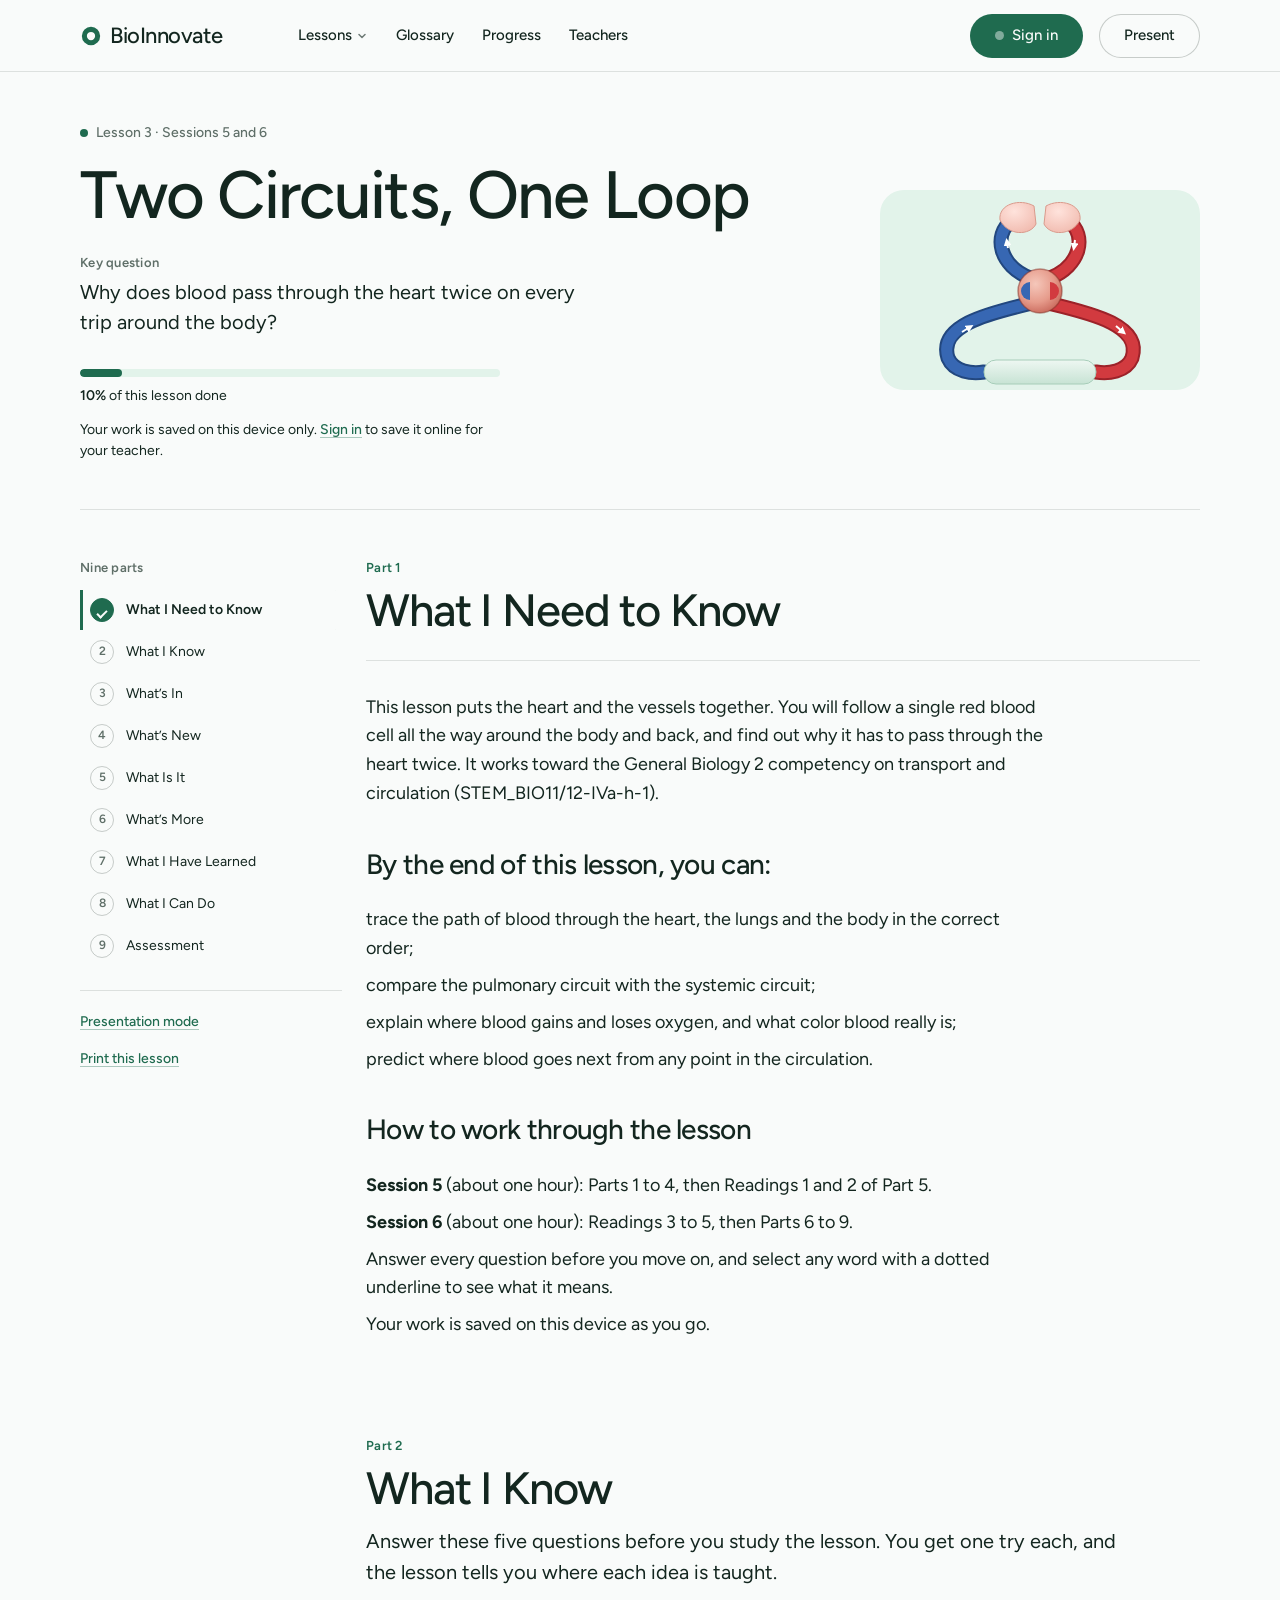
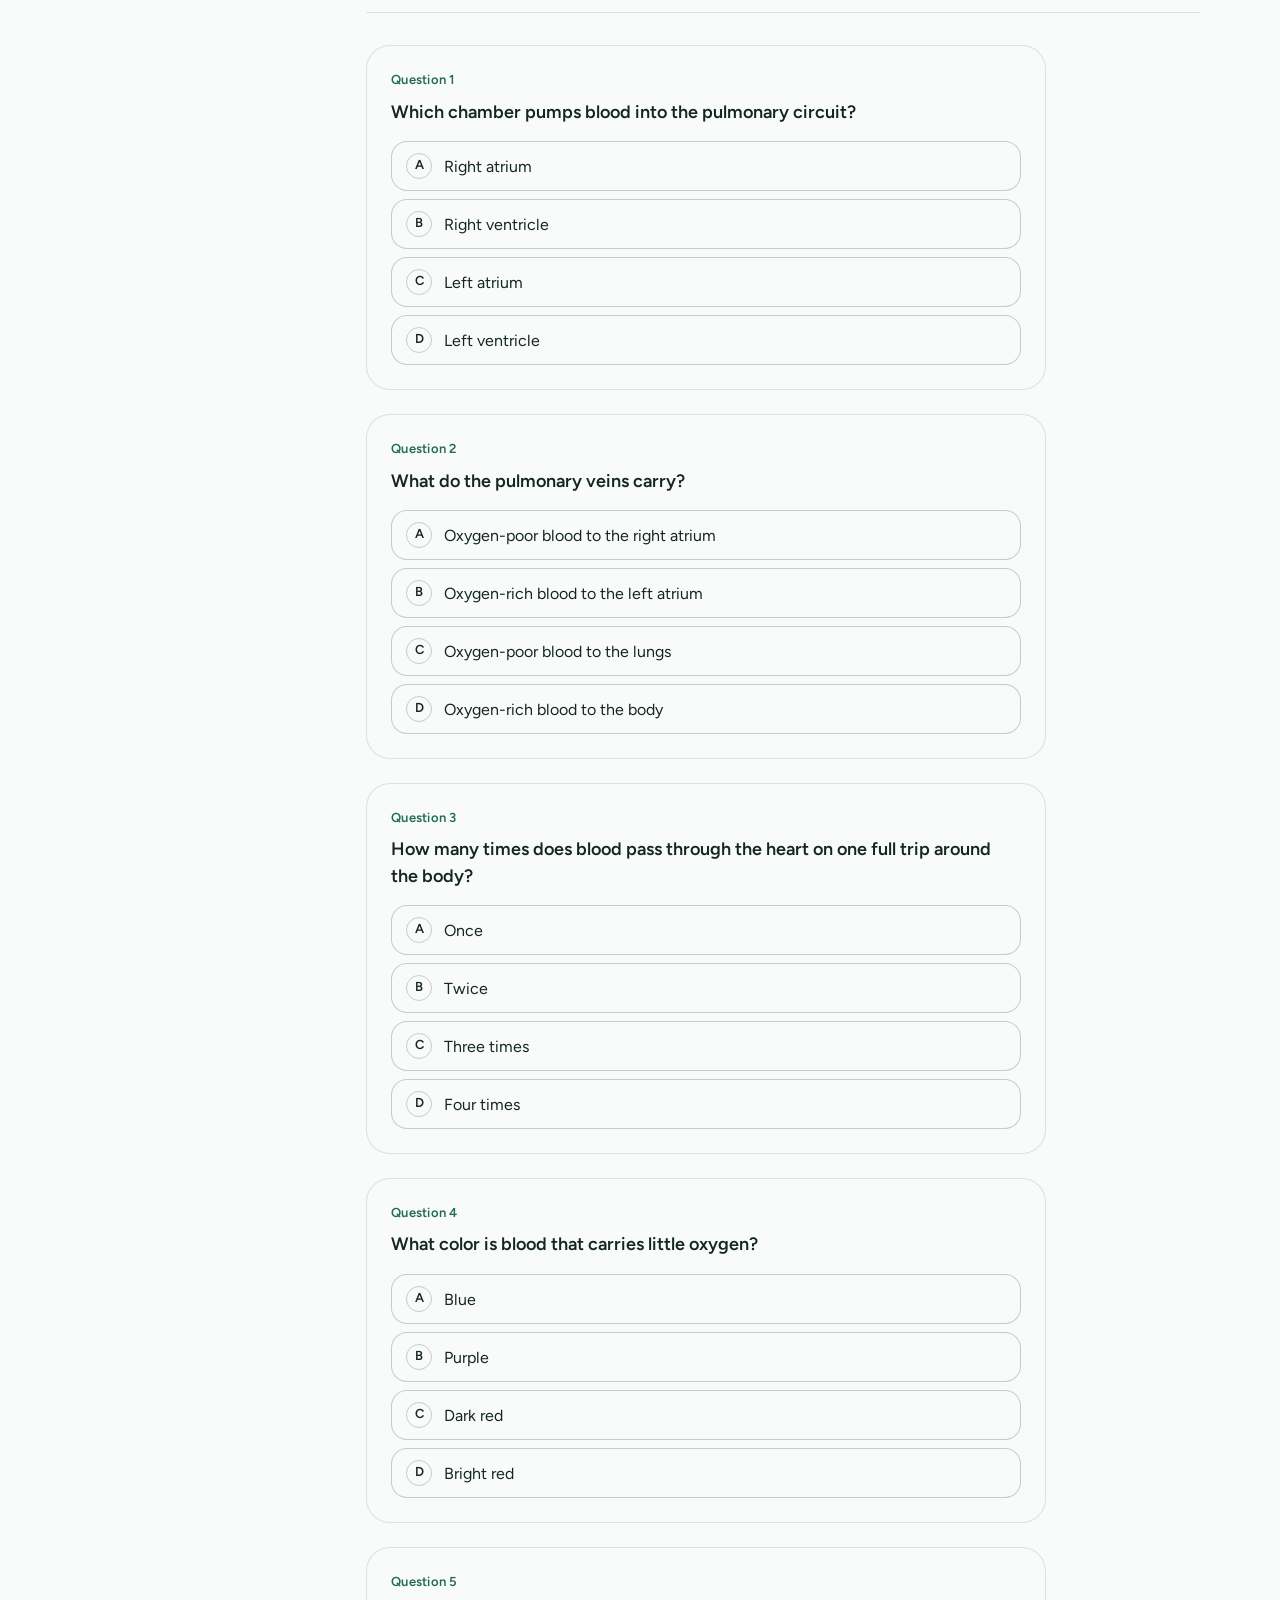
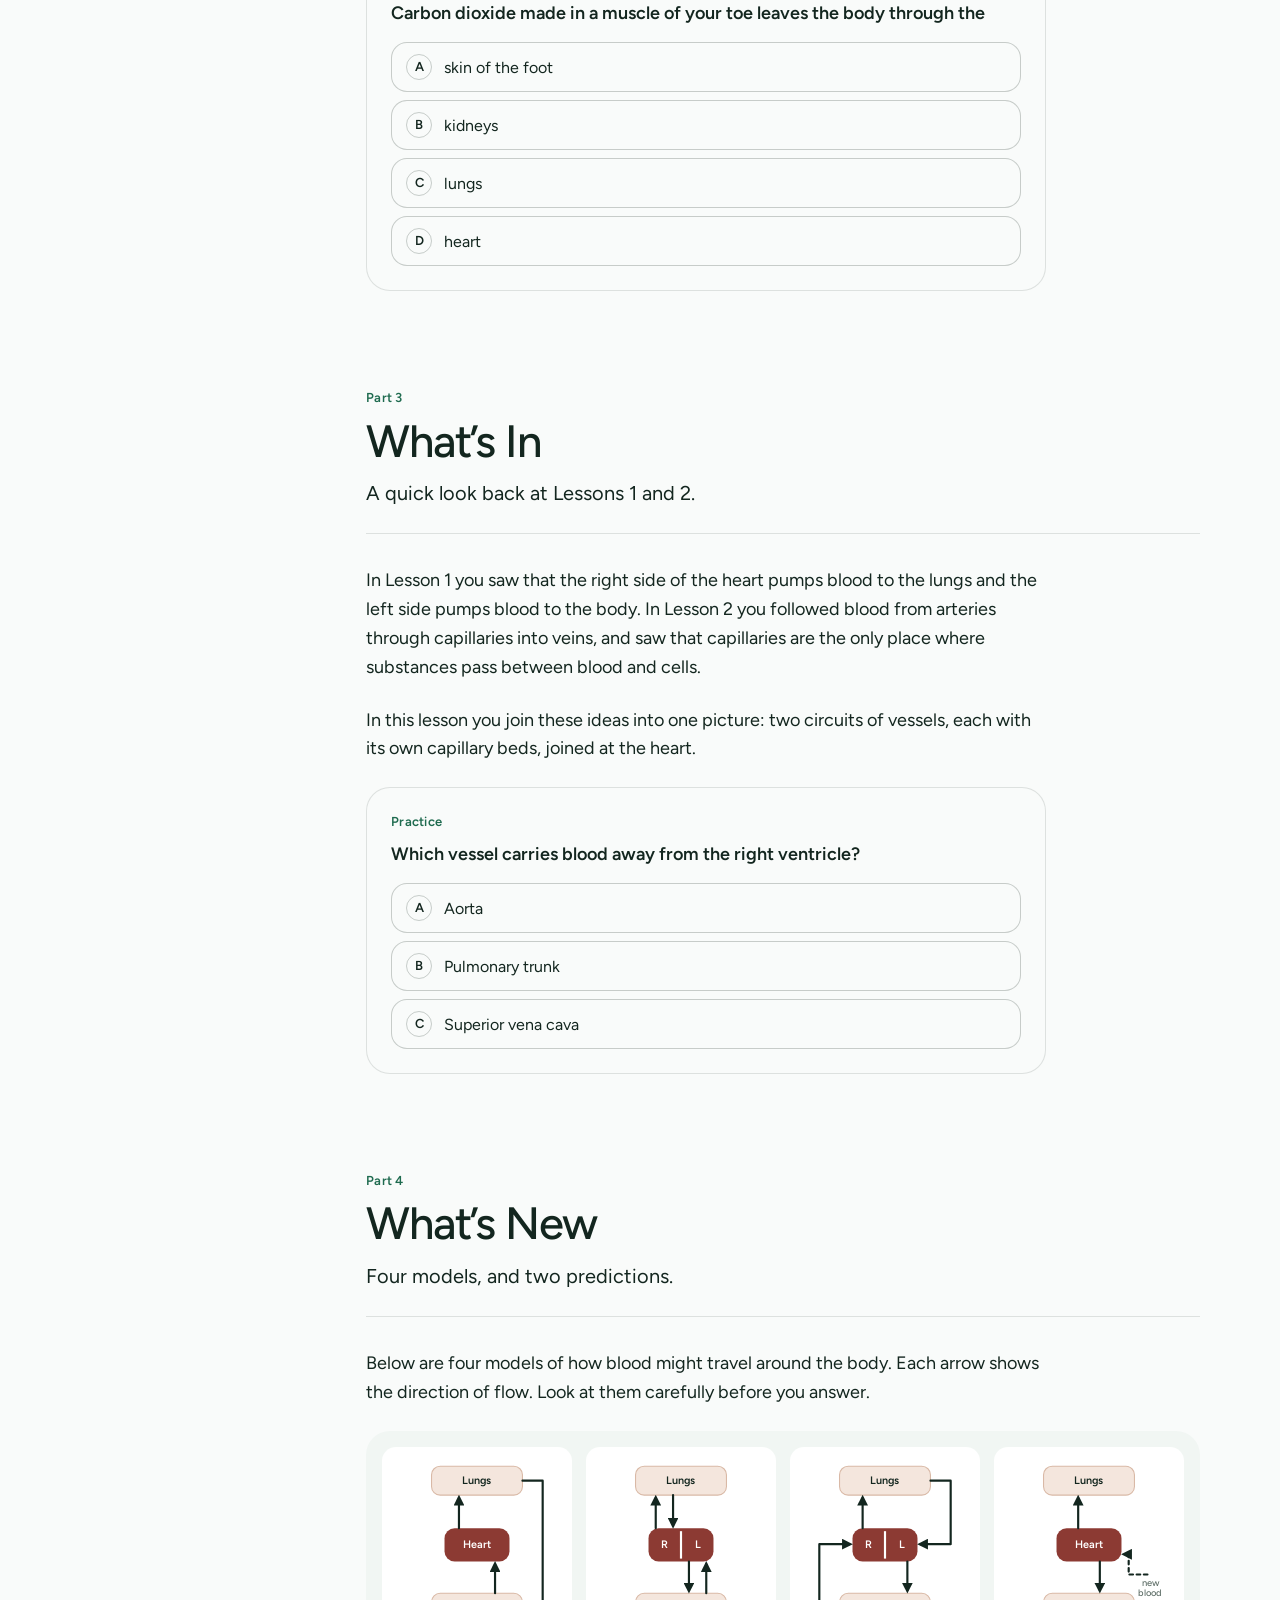
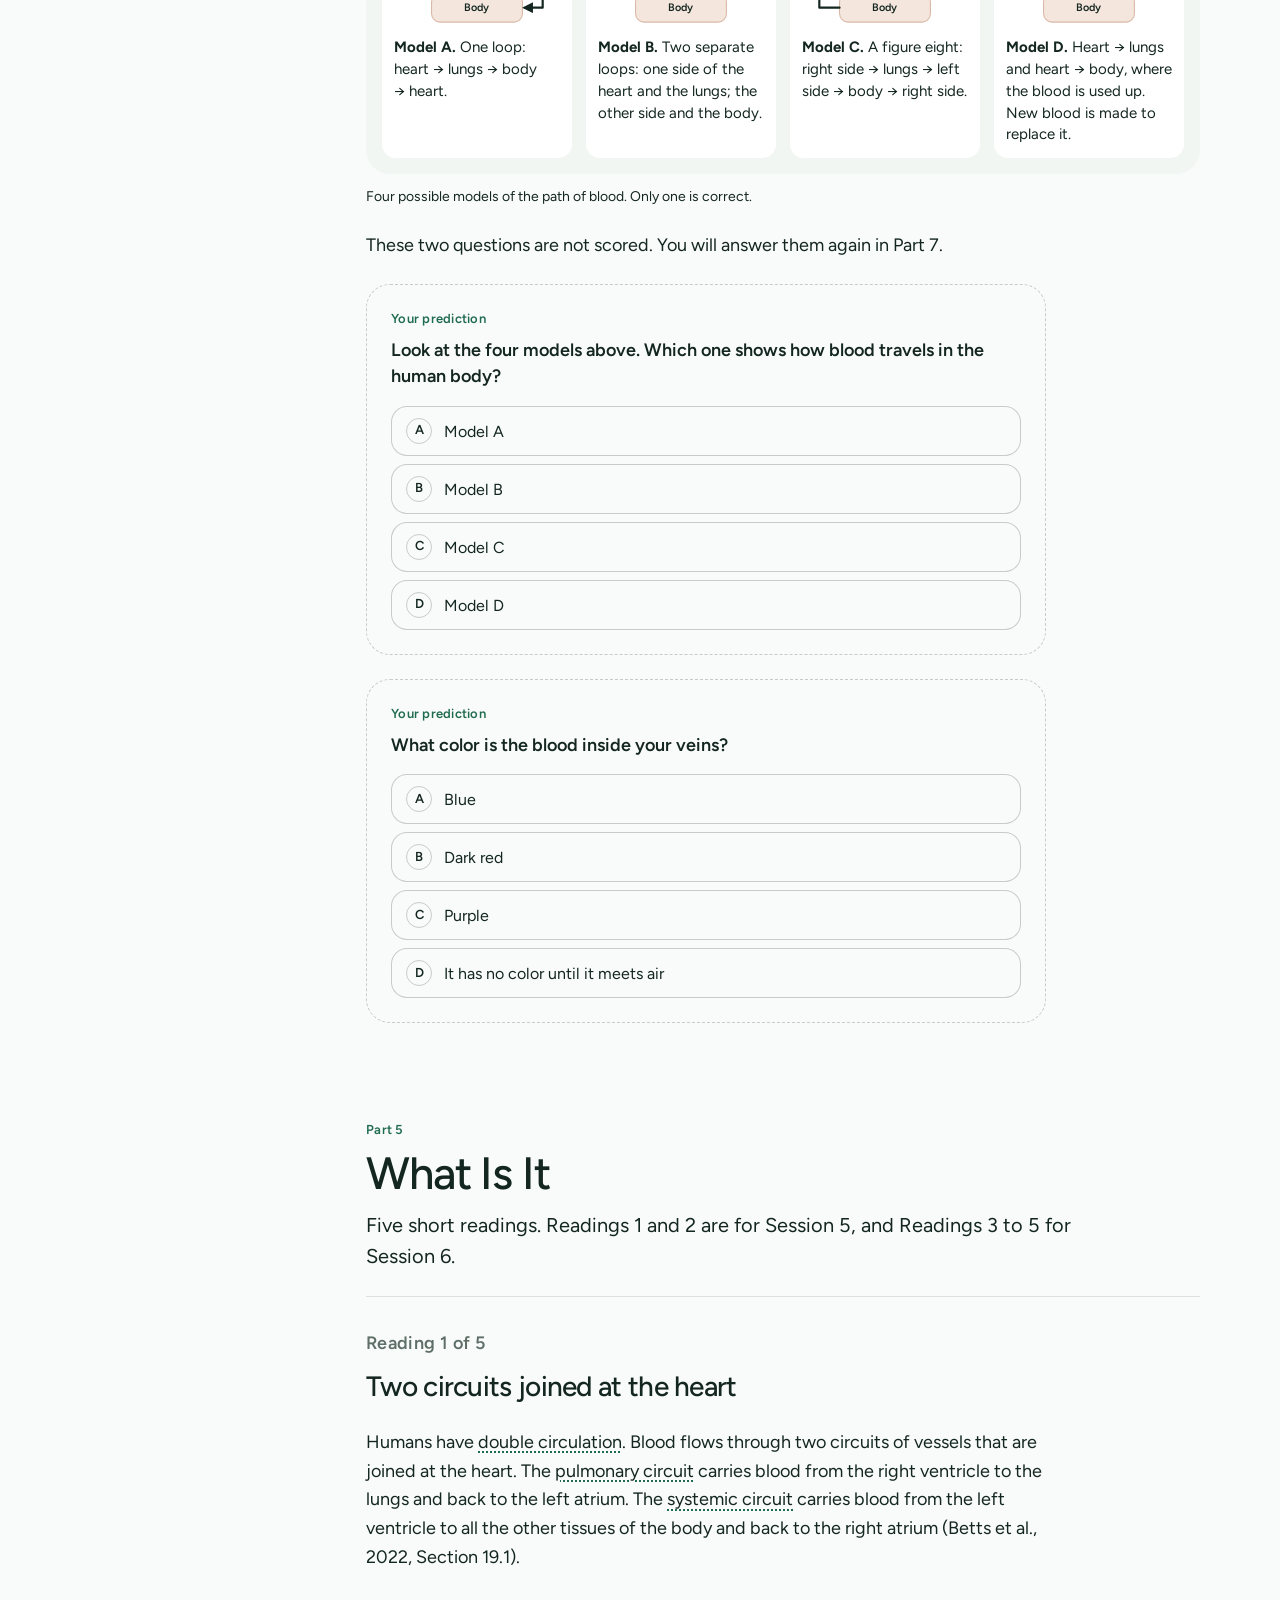
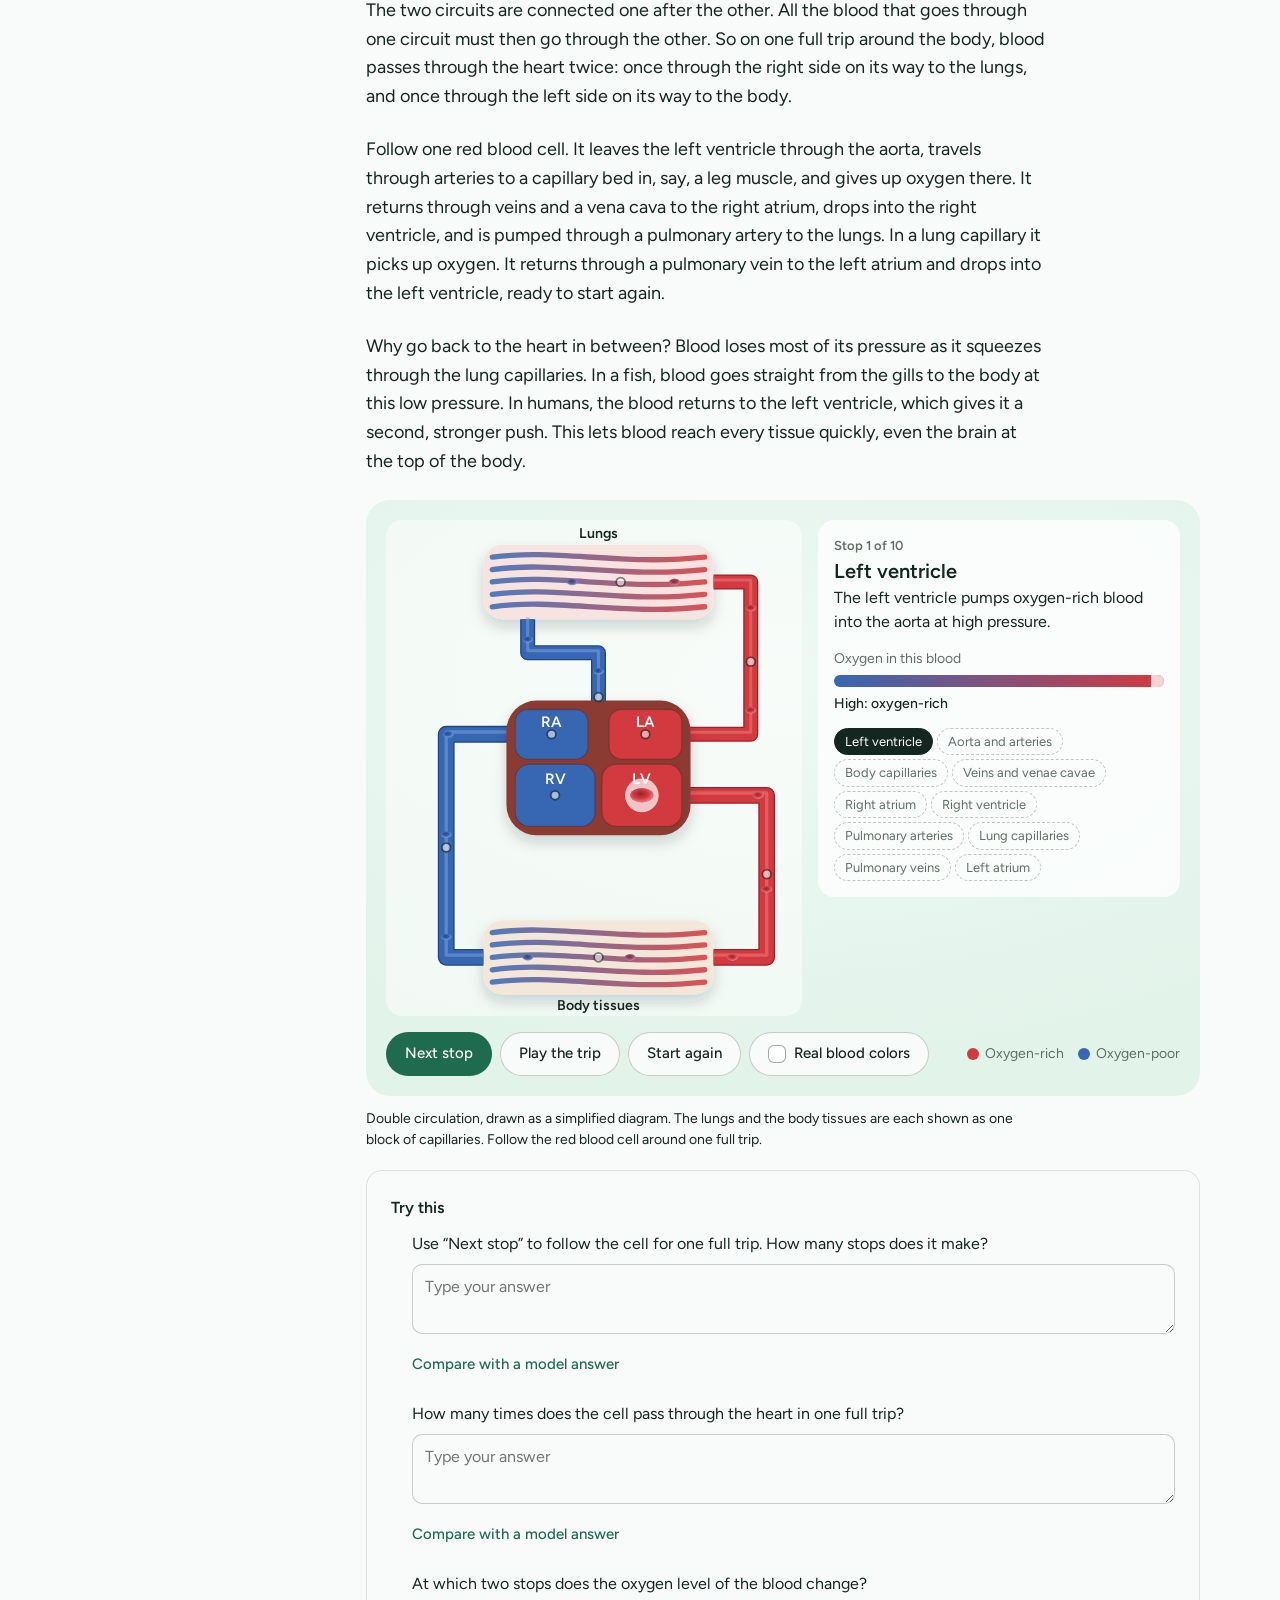
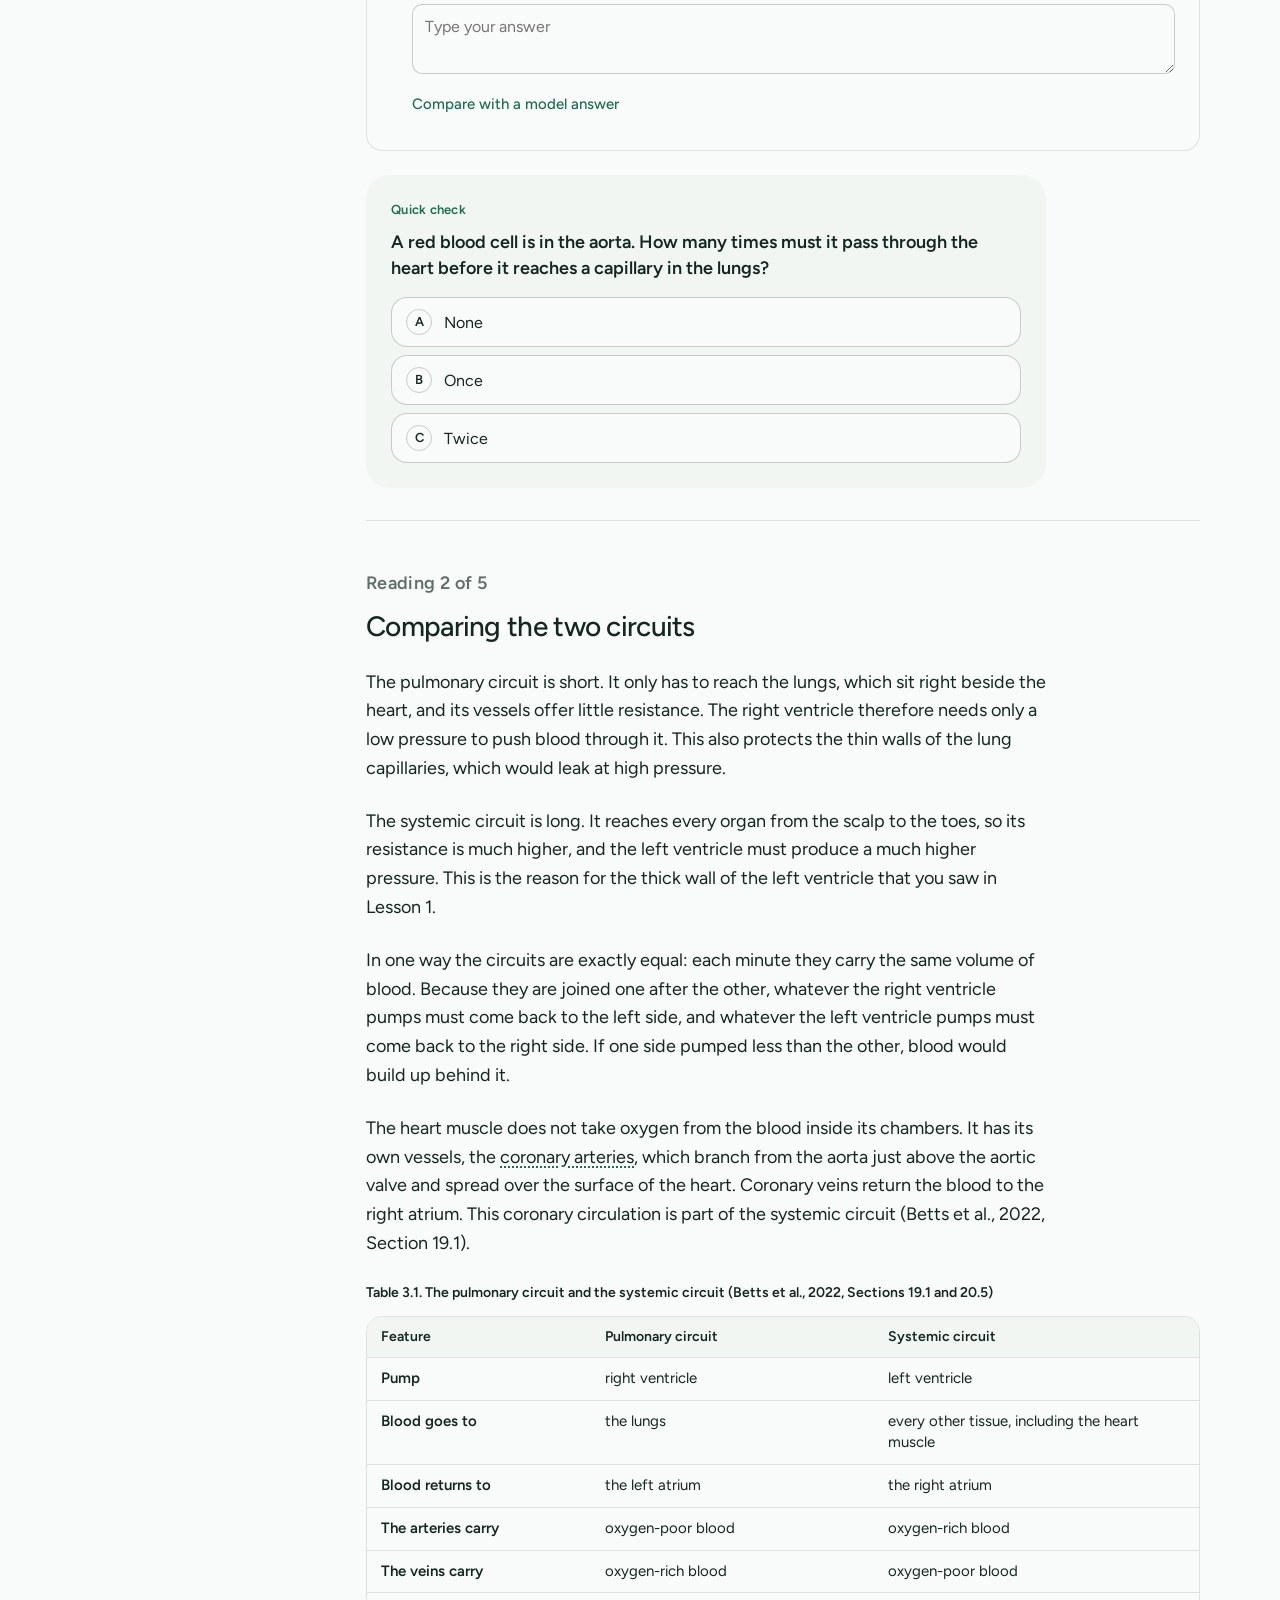
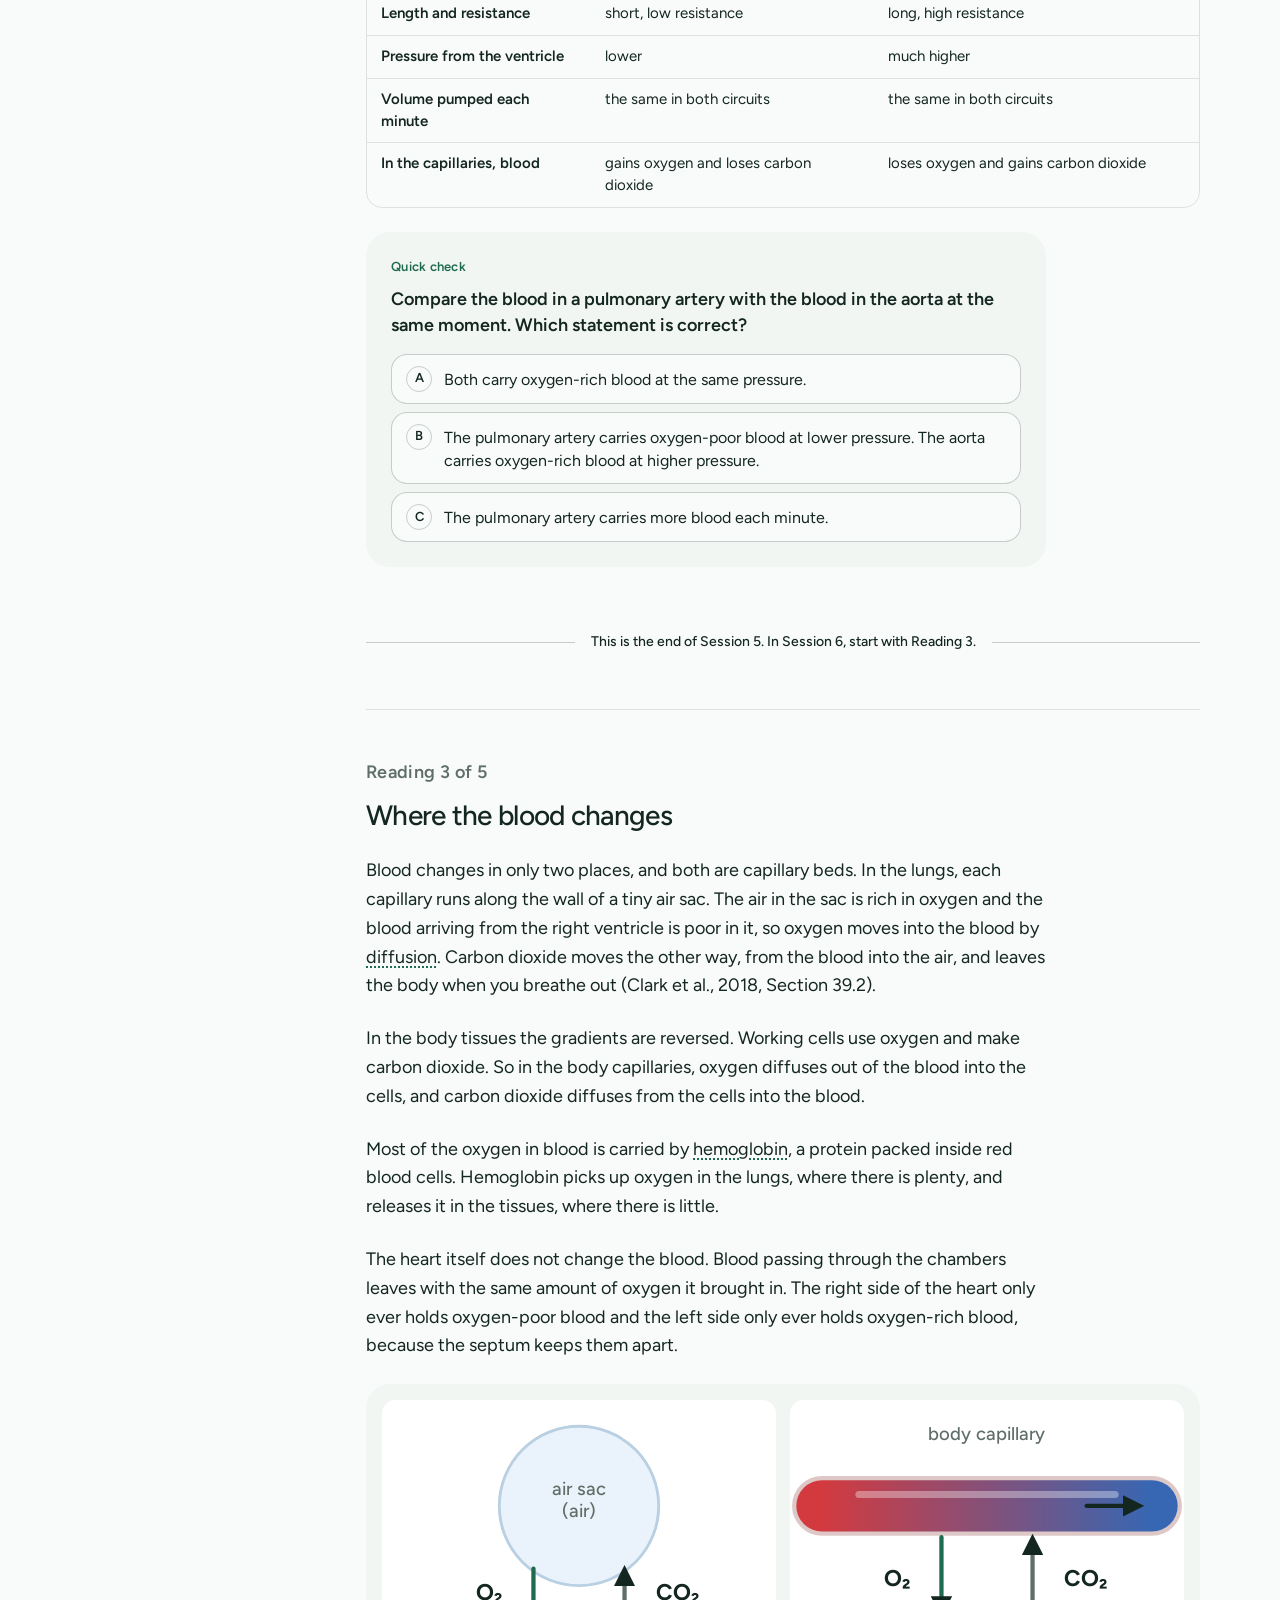
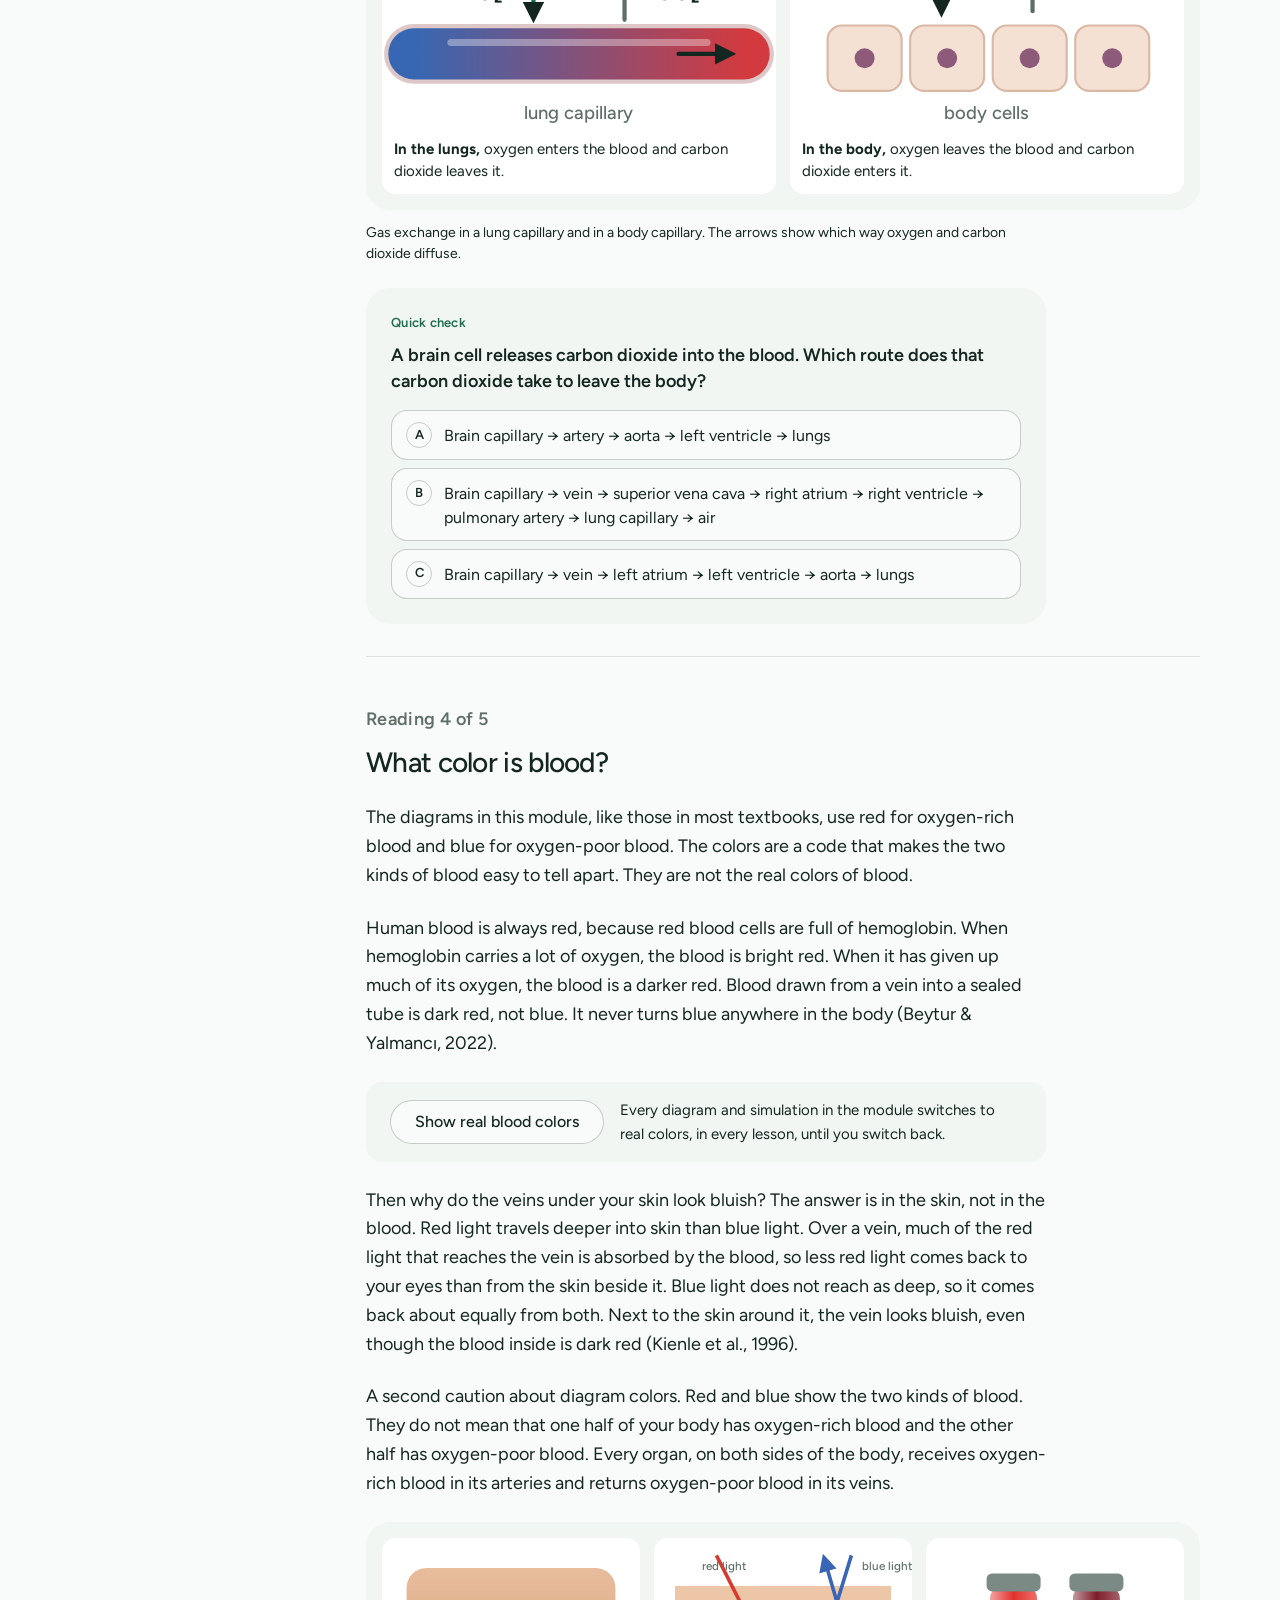
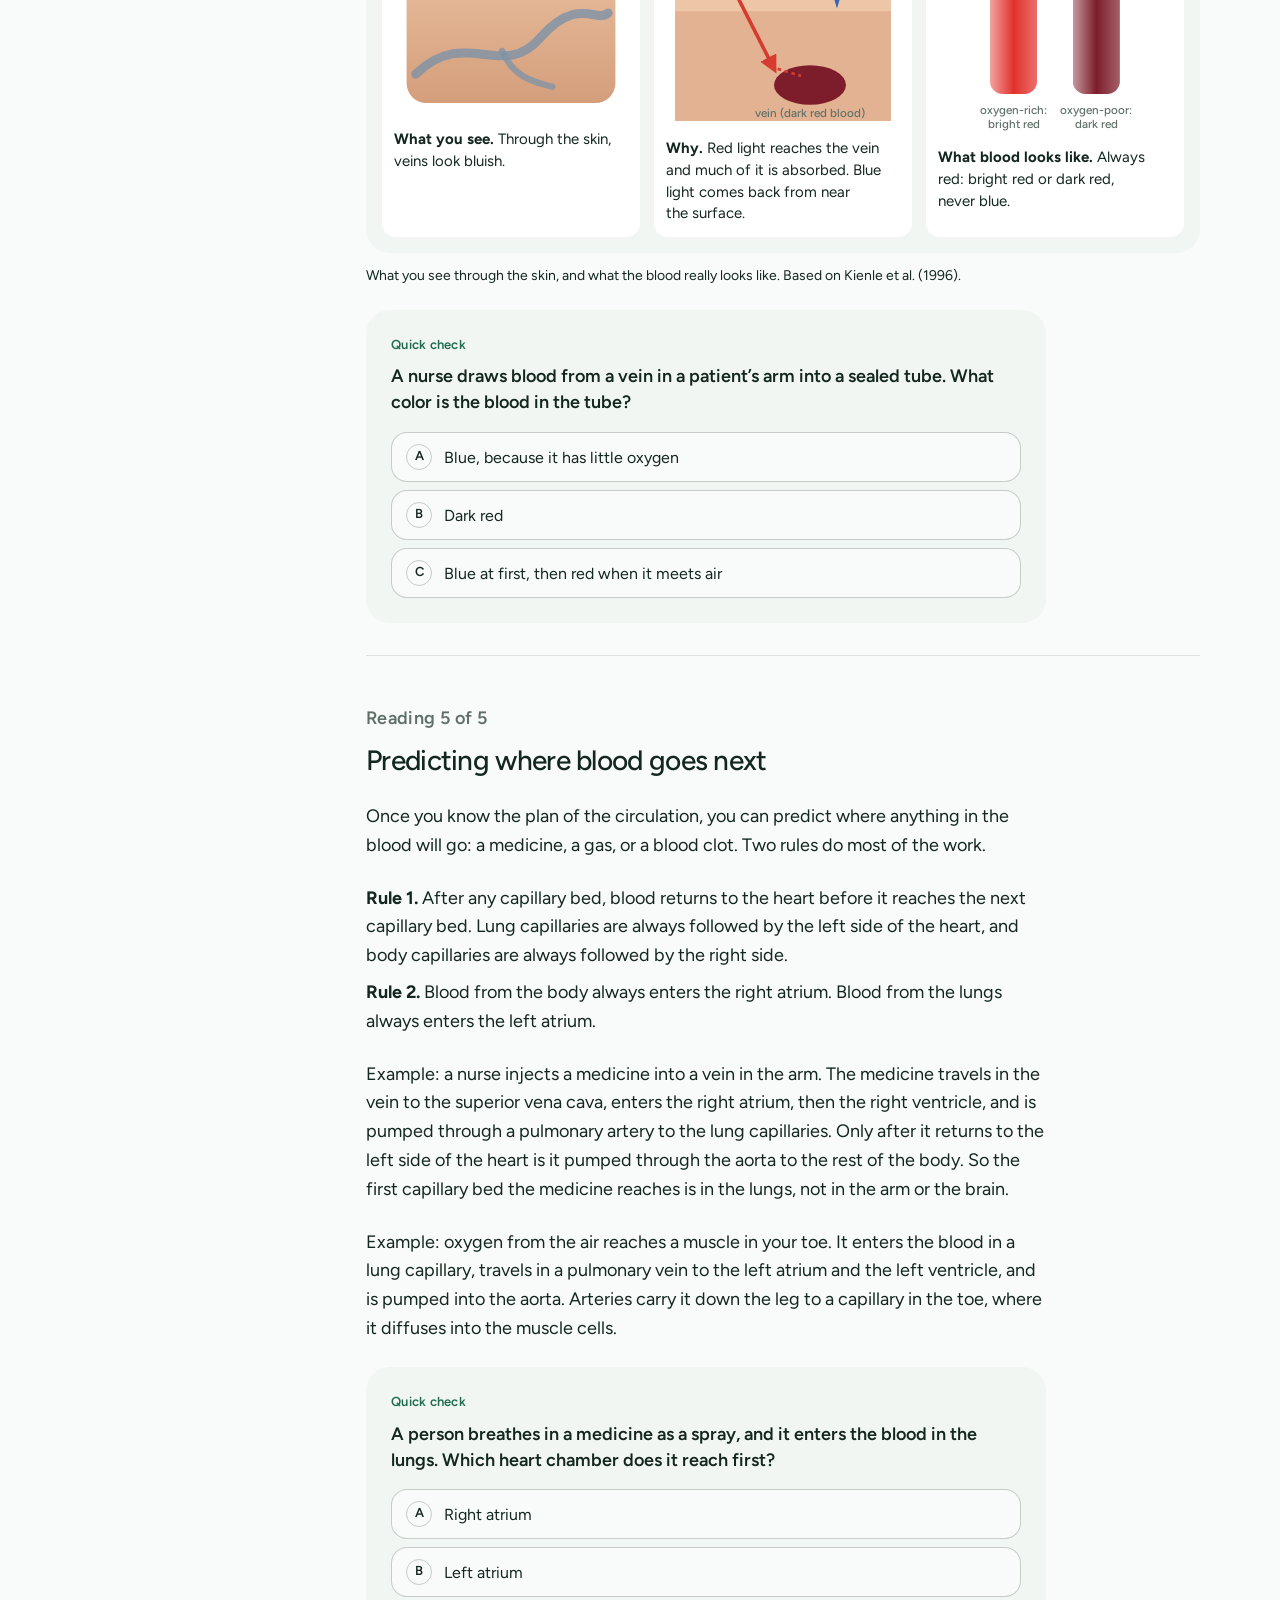
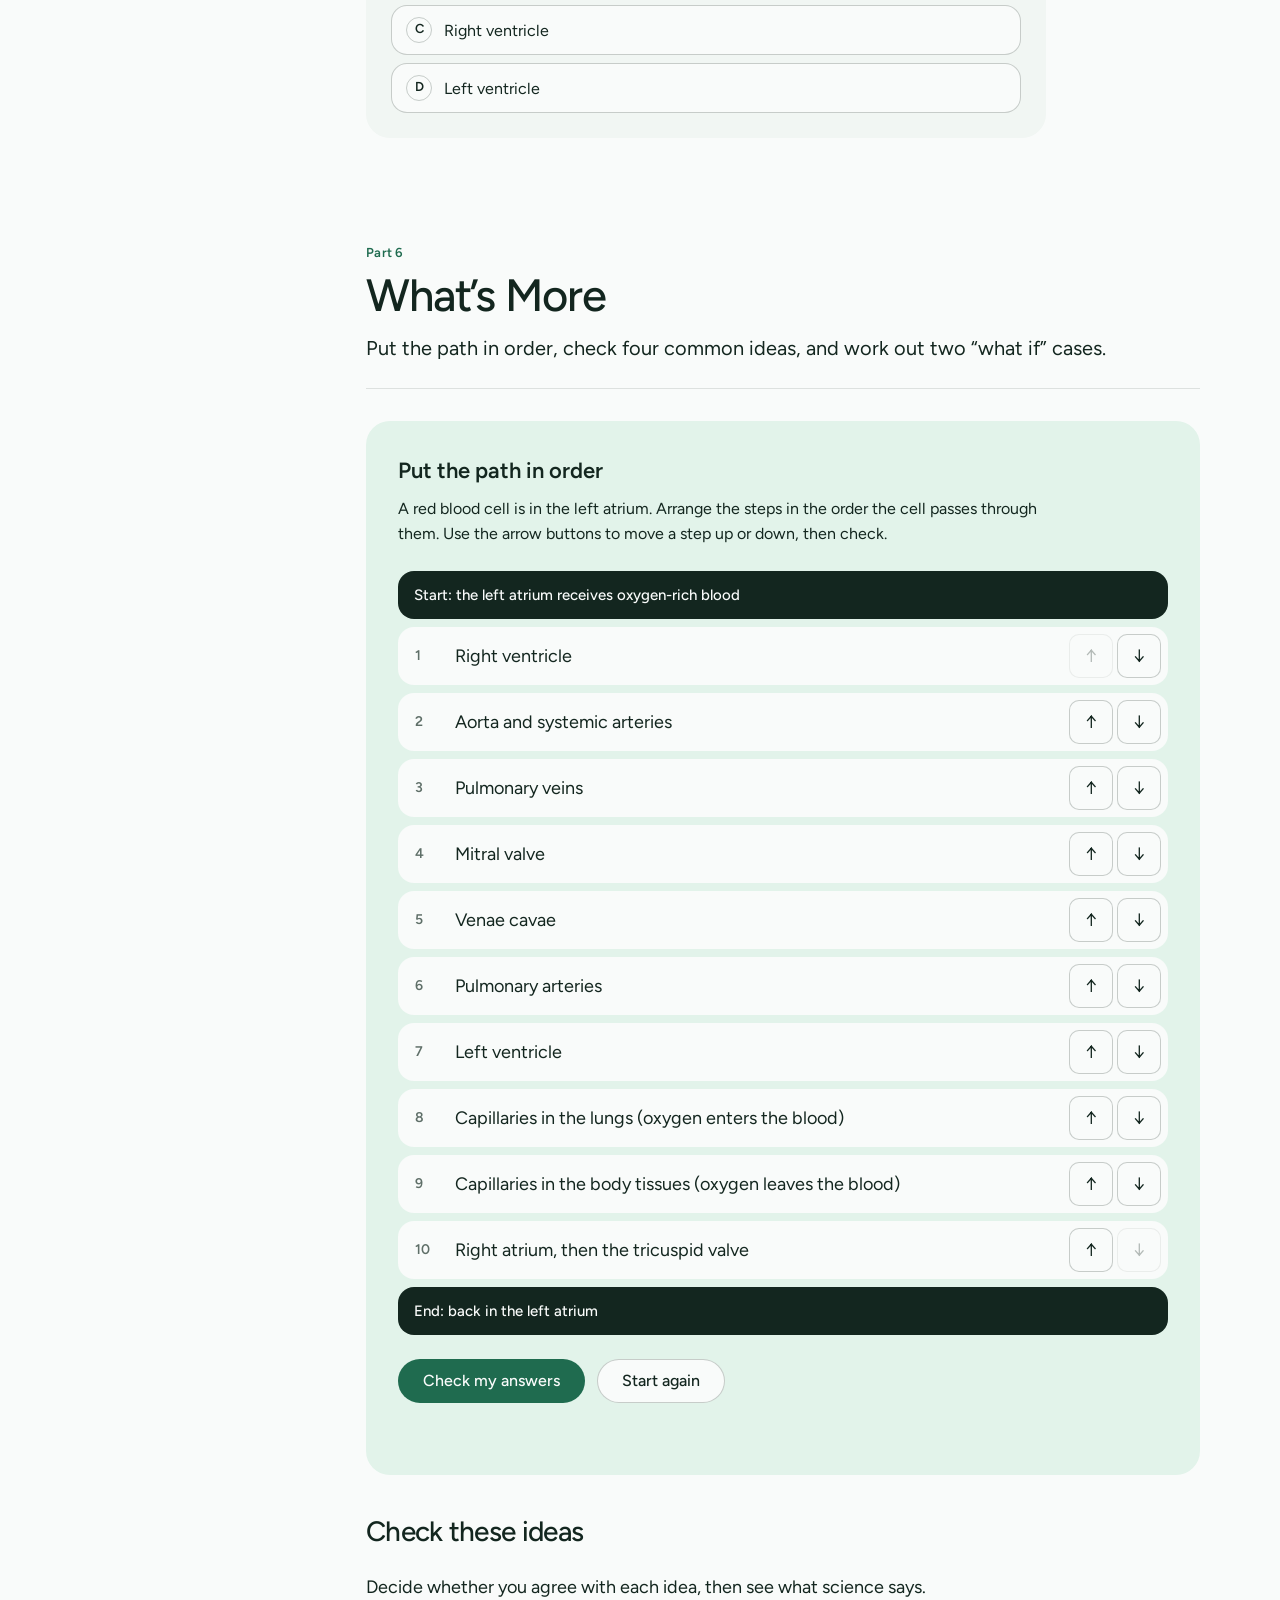
<file: lesson-3.html>
<!doctype html>
<html lang="en" data-type="software" data-radius="round" data-buttons="solid">
<head>
<meta charset="utf-8">
<meta name="viewport" content="width=device-width, initial-scale=1">
<title>Lesson 3: Two Circuits, One Loop | BioInnovate</title>
<meta name="description" content="Lesson 3 of BioInnovate: the pulmonary and systemic circuits, where blood gains and loses oxygen, what color blood really is, and how to predict the path of blood.">
<link rel="icon" href="favicon.svg" type="image/svg+xml">
<meta name="theme-color" content="#f9fbfa">
<link rel="preload" href="fonts/figtree.woff" as="font" type="font/woff" crossorigin>
<link rel="stylesheet" href="assets/system.css?v=177c4fa4"><style>
:root {
  --p-bg: #f9fbfa; --p-surface: #e2f3ea; --p-ink: #13261f; --p-muted: #5f6f68;
  --p-accent: #1f6b4f; --p-accent-ink: #f9fbfa; --p-action: #1f6b4f; --p-action-ink: #f9fbfa;
  --p-inv-bg: #13261f; --p-inv-surface: #21332c; --p-inv-ink: #f9fbfa; --p-inv-muted: #99a39f;
  --p-inv-accent: #f9fbfa; --p-inv-accent-ink: #13261f; --p-inv-action: #f9fbfa; --p-inv-action-ink: #13261f;
  --font-display: "Figtree", system-ui, sans-serif;
  --font-text: "Figtree", system-ui, sans-serif;
  --display-weight: 500;
  --display-tracking: -0.025em;
  --display-tracking-xl: -0.035em;
}
</style><link rel="stylesheet" href="css/site.css?v=15fbfea0"><link rel="stylesheet" href="css/sim.css?v=e1817dd1"><link rel="stylesheet" href="css/lesson.css?v=179b216e"><link rel="stylesheet" href="css/simx.css?v=d75a1b41">
</head>
<body class="lesson-page" data-lesson="3">
<header class="nav"><div class="wrap nav__bar"><a class="skip-link" href="#main">Skip to content</a><a class="nav__logo" href="index.html"><span class="mark" data-mark="ring" aria-hidden="true"></span>BioInnovate</a><nav class="nav__links" aria-label="Main"><div class="nav__item"><a class="nav__link" href="index.html#lessons">Lessons <svg class="chev" viewBox="0 0 12 12" aria-hidden="true"><path d="M3 4.5l3 3 3-3" fill="none" stroke="currentColor" stroke-width="1.5" stroke-linecap="round" stroke-linejoin="round"/></svg></a><div class="nav__menu"><div class="wrap grid"><div class="menu-col span-3"><p class="t-label">Sessions 1 to 4</p><a href="lesson-1.html">The Heart: A Double Pump<span>Chambers, valves, one beat</span></a><a href="lesson-2.html">Blood Vessels and Blood Flow<span>Pressure, speed, resistance</span></a></div><div class="menu-col span-3"><p class="t-label">Sessions 5 to 8</p><a href="lesson-3.html" aria-current="page">Two Circuits, One Loop<span>The lungs, the body, real color</span></a><a href="lesson-4.html">Blood Pressure and Its Control<span>Readings and how they change</span></a></div></div></div></div><div class="nav__item"><a class="nav__link" href="glossary.html">Glossary</a></div><div class="nav__item"><a class="nav__link" href="progress.html">Progress</a></div><div class="nav__item"><a class="nav__link" href="teacher.html">Teachers</a></div></nav><div class="nav__actions"><button type="button" class="btn btn--secondary js-present" hidden>Present</button></div><button class="nav__toggle" type="button" aria-expanded="false" aria-label="Menu"><svg width="18" height="18" viewBox="0 0 18 18" aria-hidden="true"><path d="M2 5h14M2 13h14" stroke="currentColor" stroke-width="1.6" stroke-linecap="round"/></svg></button></div></header><main id="main" class="lp"><div class="lp-head wrap"><div class="lp-head__text"><p class="lp-head__k"><span class="dot" aria-hidden="true"></span>Lesson 3 · Sessions 5 and 6</p><h1>Two Circuits, One Loop</h1><p class="lp-head__q"><span>Key question</span>Why does blood pass through the heart twice on every trip around the body?</p><div class="lp-meter" aria-live="polite"><div class="lp-meter__bar"><i style="width:0%"></i></div><p><b class="lp-meter__pct">0%</b> of this lesson done</p></div><p class="lp-sync" hidden></p></div><div class="lp-head__pic"><img src="img/l3.svg" alt="Two loops of vessels joined at the heart, one to the lungs and one to the body" width="320" height="200"></div></div><div class="lp-grid wrap"><nav class="toc" aria-label="Parts of this lesson"><p class="toc__k">Nine parts</p><ol><li><a href="#know" data-part="know"><span class="toc__n">1</span><span class="toc__t">What I Need to Know</span></a></li><li><a href="#pre" data-part="pre"><span class="toc__n">2</span><span class="toc__t">What I Know</span></a></li><li><a href="#in" data-part="in"><span class="toc__n">3</span><span class="toc__t">What’s In</span></a></li><li><a href="#new" data-part="new"><span class="toc__n">4</span><span class="toc__t">What’s New</span></a></li><li><a href="#is" data-part="is"><span class="toc__n">5</span><span class="toc__t">What Is It</span></a></li><li><a href="#more" data-part="more"><span class="toc__n">6</span><span class="toc__t">What’s More</span></a></li><li><a href="#learned" data-part="learned"><span class="toc__n">7</span><span class="toc__t">What I Have Learned</span></a></li><li><a href="#do" data-part="do"><span class="toc__n">8</span><span class="toc__t">What I Can Do</span></a></li><li><a href="#assess" data-part="assess"><span class="toc__n">9</span><span class="toc__t">Assessment</span></a></li></ol><p class="toc__tools"><button type="button" class="link-btn js-present-side">Presentation mode</button><button type="button" class="link-btn js-print">Print this lesson</button></p></nav><div class="lp-body"><section class="part" id="know" data-part="1" aria-labelledby="know-h"><header class="part__head"><p class="part__k">Part 1</p><h2 id="know-h">What I Need to Know</h2></header><div class="part__body"><p>This lesson puts the heart and the vessels together. You will follow a single red blood cell all the way around the body and back, and find out why it has to pass through the heart twice. It works toward the General Biology 2 competency on transport and circulation (STEM_BIO11/12-IVa-h-1).</p><h3>By the end of this lesson, you can:</h3><ol class="num"><li>trace the path of blood through the heart, the lungs and the body in the correct order;</li><li>compare the pulmonary circuit with the systemic circuit;</li><li>explain where blood gains and loses oxygen, and what color blood really is;</li><li>predict where blood goes next from any point in the circulation.</li></ol><h3>How to work through the lesson</h3><ul class="bul"><li><strong>Session 5</strong> (about one hour): Parts 1 to 4, then Readings 1 and 2 of Part 5.</li><li><strong>Session 6</strong> (about one hour): Readings 3 to 5, then Parts 6 to 9.</li><li>Answer every question before you move on, and select any word with a dotted underline to see what it means.</li><li>Your work is saved on this device as you go.</li></ul></div><p class="part__seen" data-track="l3.part.know" aria-hidden="true"></p></section><section class="part" id="pre" data-part="2" aria-labelledby="pre-h"><header class="part__head"><p class="part__k">Part 2</p><h2 id="pre-h">What I Know</h2><p class="part__intro">Answer these five questions before you study the lesson. You get one try each, and the lesson tells you where each idea is taught.</p></header><div class="part__body"><div class="q q--pre" data-track="l3.pre.q1" data-kind="pre" data-a="1" data-see="Reading 1"><p class="q__k">Question 1</p><p class="q__q">Which chamber pumps blood into the pulmonary circuit?</p><ol class="q__opts" role="list"><li><button type="button" class="opt" data-i="0" data-why=""><span class="opt__mark" aria-hidden="true">A</span><span class="opt__text">Right atrium</span></button></li><li><button type="button" class="opt" data-i="1" data-why=""><span class="opt__mark" aria-hidden="true">B</span><span class="opt__text">Right ventricle</span></button></li><li><button type="button" class="opt" data-i="2" data-why=""><span class="opt__mark" aria-hidden="true">C</span><span class="opt__text">Left atrium</span></button></li><li><button type="button" class="opt" data-i="3" data-why=""><span class="opt__mark" aria-hidden="true">D</span><span class="opt__text">Left ventricle</span></button></li></ol><div class="q__fb" aria-live="polite" hidden></div></div><div class="q q--pre" data-track="l3.pre.q2" data-kind="pre" data-a="1" data-see="Reading 2"><p class="q__k">Question 2</p><p class="q__q">What do the pulmonary veins carry?</p><ol class="q__opts" role="list"><li><button type="button" class="opt" data-i="0" data-why=""><span class="opt__mark" aria-hidden="true">A</span><span class="opt__text">Oxygen-poor blood to the right atrium</span></button></li><li><button type="button" class="opt" data-i="1" data-why=""><span class="opt__mark" aria-hidden="true">B</span><span class="opt__text">Oxygen-rich blood to the left atrium</span></button></li><li><button type="button" class="opt" data-i="2" data-why=""><span class="opt__mark" aria-hidden="true">C</span><span class="opt__text">Oxygen-poor blood to the lungs</span></button></li><li><button type="button" class="opt" data-i="3" data-why=""><span class="opt__mark" aria-hidden="true">D</span><span class="opt__text">Oxygen-rich blood to the body</span></button></li></ol><div class="q__fb" aria-live="polite" hidden></div></div><div class="q q--pre" data-track="l3.pre.q3" data-kind="pre" data-a="1" data-see="Reading 1"><p class="q__k">Question 3</p><p class="q__q">How many times does blood pass through the heart on one full trip around the body?</p><ol class="q__opts" role="list"><li><button type="button" class="opt" data-i="0" data-why=""><span class="opt__mark" aria-hidden="true">A</span><span class="opt__text">Once</span></button></li><li><button type="button" class="opt" data-i="1" data-why=""><span class="opt__mark" aria-hidden="true">B</span><span class="opt__text">Twice</span></button></li><li><button type="button" class="opt" data-i="2" data-why=""><span class="opt__mark" aria-hidden="true">C</span><span class="opt__text">Three times</span></button></li><li><button type="button" class="opt" data-i="3" data-why=""><span class="opt__mark" aria-hidden="true">D</span><span class="opt__text">Four times</span></button></li></ol><div class="q__fb" aria-live="polite" hidden></div></div><div class="q q--pre" data-track="l3.pre.q4" data-kind="pre" data-a="2" data-see="Reading 4"><p class="q__k">Question 4</p><p class="q__q">What color is blood that carries little oxygen?</p><ol class="q__opts" role="list"><li><button type="button" class="opt" data-i="0" data-why=""><span class="opt__mark" aria-hidden="true">A</span><span class="opt__text">Blue</span></button></li><li><button type="button" class="opt" data-i="1" data-why=""><span class="opt__mark" aria-hidden="true">B</span><span class="opt__text">Purple</span></button></li><li><button type="button" class="opt" data-i="2" data-why=""><span class="opt__mark" aria-hidden="true">C</span><span class="opt__text">Dark red</span></button></li><li><button type="button" class="opt" data-i="3" data-why=""><span class="opt__mark" aria-hidden="true">D</span><span class="opt__text">Bright red</span></button></li></ol><div class="q__fb" aria-live="polite" hidden></div></div><div class="q q--pre" data-track="l3.pre.q5" data-kind="pre" data-a="2" data-see="Reading 3"><p class="q__k">Question 5</p><p class="q__q">Carbon dioxide made in a muscle of your toe leaves the body through the</p><ol class="q__opts" role="list"><li><button type="button" class="opt" data-i="0" data-why=""><span class="opt__mark" aria-hidden="true">A</span><span class="opt__text">skin of the foot</span></button></li><li><button type="button" class="opt" data-i="1" data-why=""><span class="opt__mark" aria-hidden="true">B</span><span class="opt__text">kidneys</span></button></li><li><button type="button" class="opt" data-i="2" data-why=""><span class="opt__mark" aria-hidden="true">C</span><span class="opt__text">lungs</span></button></li><li><button type="button" class="opt" data-i="3" data-why=""><span class="opt__mark" aria-hidden="true">D</span><span class="opt__text">heart</span></button></li></ol><div class="q__fb" aria-live="polite" hidden></div></div></div><p class="part__seen" data-track="l3.part.pre" aria-hidden="true"></p></section><section class="part" id="in" data-part="3" aria-labelledby="in-h"><header class="part__head"><p class="part__k">Part 3</p><h2 id="in-h">What’s In</h2><p class="part__intro">A quick look back at Lessons 1 and 2.</p></header><div class="part__body"><p>In Lesson 1 you saw that the right side of the heart pumps blood to the lungs and the left side pumps blood to the body. In Lesson 2 you followed blood from arteries through capillaries into veins, and saw that capillaries are the only place where substances pass between blood and cells.</p><p>In this lesson you join these ideas into one picture: two circuits of vessels, each with its own capillary beds, joined at the heart.</p><div class="q q--practice" data-track="l3.practice.r1" data-kind="practice" data-a="1"><p class="q__k">Practice</p><p class="q__q">Which vessel carries blood away from the right ventricle?</p><ol class="q__opts" role="list"><li><button type="button" class="opt" data-i="0" data-why="The aorta leaves the left ventricle."><span class="opt__mark" aria-hidden="true">A</span><span class="opt__text">Aorta</span></button></li><li><button type="button" class="opt" data-i="1" data-why="Correct. It divides into the two pulmonary arteries, which carry blood to the lungs."><span class="opt__mark" aria-hidden="true">B</span><span class="opt__text">Pulmonary trunk</span></button></li><li><button type="button" class="opt" data-i="2" data-why="The venae cavae bring blood into the right atrium."><span class="opt__mark" aria-hidden="true">C</span><span class="opt__text">Superior vena cava</span></button></li></ol><div class="q__fb" aria-live="polite" hidden></div></div></div><p class="part__seen" data-track="l3.part.in" aria-hidden="true"></p></section><section class="part" id="new" data-part="4" aria-labelledby="new-h"><header class="part__head"><p class="part__k">Part 4</p><h2 id="new-h">What’s New</h2><p class="part__intro">Four models, and two predictions.</p></header><div class="part__body"><p>Below are four models of how blood might travel around the body. Each arrow shows the direction of flow. Look at them carefully before you answer.</p><figure class="sim-fig wide"><div class="sim-box" data-sim="models"></div><figcaption>Four possible models of the path of blood. Only one is correct.</figcaption></figure><p>These two questions are not scored. You will answer them again in Part 7.</p><div class="q q--pred" data-track="l3.pred.p1" data-pred="l3.pred.p1"><p class="q__k">Your prediction</p><p class="q__q">Look at the four models above. Which one shows how blood travels in the human body?</p><ol class="q__opts" role="list"><li><button type="button" class="opt" data-i="0"><span class="opt__mark" aria-hidden="true">A</span><span class="opt__text">Model A</span></button></li><li><button type="button" class="opt" data-i="1"><span class="opt__mark" aria-hidden="true">B</span><span class="opt__text">Model B</span></button></li><li><button type="button" class="opt" data-i="2"><span class="opt__mark" aria-hidden="true">C</span><span class="opt__text">Model C</span></button></li><li><button type="button" class="opt" data-i="3"><span class="opt__mark" aria-hidden="true">D</span><span class="opt__text">Model D</span></button></li></ol><div class="q__fb" aria-live="polite" hidden></div></div><div class="q q--pred" data-track="l3.pred.p2" data-pred="l3.pred.p2"><p class="q__k">Your prediction</p><p class="q__q">What color is the blood inside your veins?</p><ol class="q__opts" role="list"><li><button type="button" class="opt" data-i="0"><span class="opt__mark" aria-hidden="true">A</span><span class="opt__text">Blue</span></button></li><li><button type="button" class="opt" data-i="1"><span class="opt__mark" aria-hidden="true">B</span><span class="opt__text">Dark red</span></button></li><li><button type="button" class="opt" data-i="2"><span class="opt__mark" aria-hidden="true">C</span><span class="opt__text">Purple</span></button></li><li><button type="button" class="opt" data-i="3"><span class="opt__mark" aria-hidden="true">D</span><span class="opt__text">It has no color until it meets air</span></button></li></ol><div class="q__fb" aria-live="polite" hidden></div></div></div><p class="part__seen" data-track="l3.part.new" aria-hidden="true"></p></section><section class="part" id="is" data-part="5" aria-labelledby="is-h"><header class="part__head"><p class="part__k">Part 5</p><h2 id="is-h">What Is It</h2><p class="part__intro">Five short readings. Readings 1 and 2 are for Session 5, and Readings 3 to 5 for Session 6.</p></header><div class="part__body"><article class="reading" id="r1" aria-labelledby="r1-h"><p class="reading__k">Reading 1 of 5</p><h3 id="r1-h">Two circuits joined at the heart</h3><p>Humans have <button type="button" class="term" data-term="double circulation">double circulation</button>. Blood flows through two circuits of vessels that are joined at the heart. The <button type="button" class="term" data-term="pulmonary circuit">pulmonary circuit</button> carries blood from the right ventricle to the lungs and back to the left atrium. The <button type="button" class="term" data-term="systemic circuit">systemic circuit</button> carries blood from the left ventricle to all the other tissues of the body and back to the right atrium (Betts et al., 2022, Section 19.1).</p><p>The two circuits are connected one after the other. All the blood that goes through one circuit must then go through the other. So on one full trip around the body, blood passes through the heart twice: once through the right side on its way to the lungs, and once through the left side on its way to the body.</p><p>Follow one red blood cell. It leaves the left ventricle through the aorta, travels through arteries to a capillary bed in, say, a leg muscle, and gives up oxygen there. It returns through veins and a vena cava to the right atrium, drops into the right ventricle, and is pumped through a pulmonary artery to the lungs. In a lung capillary it picks up oxygen. It returns through a pulmonary vein to the left atrium and drops into the left ventricle, ready to start again.</p><p>Why go back to the heart in between? Blood loses most of its pressure as it squeezes through the lung capillaries. In a fish, blood goes straight from the gills to the body at this low pressure. In humans, the blood returns to the left ventricle, which gives it a second, stronger push. This lets blood reach every tissue quickly, even the brain at the top of the body.</p><figure class="sim-fig wide" data-track="l3.sim.circuit"><div class="sim-box" data-sim="circuit"></div><figcaption>Double circulation, drawn as a simplified diagram. The lungs and the body tissues are each shown as one block of capillaries. Follow the red blood cell around one full trip.</figcaption><div class="tries"><p class="tries__k">Try this</p><ol><li class="try" data-save="l3.try.circuit.0"><label class="try__q" for="try-3-circuit-0">Use “Next stop” to follow the cell for one full trip. How many stops does it make?</label><textarea id="try-3-circuit-0" rows="2" placeholder="Type your answer"></textarea><details><summary>Compare with a model answer</summary><p>Ten: left ventricle, aorta, body capillaries, venae cavae, right atrium, right ventricle, pulmonary arteries, lung capillaries, pulmonary veins and left atrium.</p></details></li><li class="try" data-save="l3.try.circuit.1"><label class="try__q" for="try-3-circuit-1">How many times does the cell pass through the heart in one full trip?</label><textarea id="try-3-circuit-1" rows="2" placeholder="Type your answer"></textarea><details><summary>Compare with a model answer</summary><p>Twice: once through the right side and once through the left side.</p></details></li><li class="try" data-save="l3.try.circuit.2"><label class="try__q" for="try-3-circuit-2">At which two stops does the oxygen level of the blood change?</label><textarea id="try-3-circuit-2" rows="2" placeholder="Type your answer"></textarea><details><summary>Compare with a model answer</summary><p>In the body capillaries, where it falls, and in the lung capillaries, where it rises.</p></details></li></ol></div></figure><div class="q q--check" data-track="l3.check.c1" data-kind="check" data-a="1"><p class="q__k">Quick check</p><p class="q__q">A red blood cell is in the aorta. How many times must it pass through the heart before it reaches a capillary in the lungs?</p><ol class="q__opts" role="list"><li><button type="button" class="opt" data-i="0" data-why="From the aorta, blood goes to the body, not to the lungs. It must return to the heart first."><span class="opt__mark" aria-hidden="true">A</span><span class="opt__text">None</span></button></li><li><button type="button" class="opt" data-i="1" data-why="Correct. Aorta → body capillaries → veins → right atrium → right ventricle → pulmonary artery → lung capillaries."><span class="opt__mark" aria-hidden="true">B</span><span class="opt__text">Once</span></button></li><li><button type="button" class="opt" data-i="2" data-why="It passes through the right side of the heart only once on the way to the lungs."><span class="opt__mark" aria-hidden="true">C</span><span class="opt__text">Twice</span></button></li></ol><div class="q__fb" aria-live="polite" hidden></div></div></article><article class="reading" id="r2" aria-labelledby="r2-h"><p class="reading__k">Reading 2 of 5</p><h3 id="r2-h">Comparing the two circuits</h3><p>The pulmonary circuit is short. It only has to reach the lungs, which sit right beside the heart, and its vessels offer little resistance. The right ventricle therefore needs only a low pressure to push blood through it. This also protects the thin walls of the lung capillaries, which would leak at high pressure.</p><p>The systemic circuit is long. It reaches every organ from the scalp to the toes, so its resistance is much higher, and the left ventricle must produce a much higher pressure. This is the reason for the thick wall of the left ventricle that you saw in Lesson 1.</p><p>In one way the circuits are exactly equal: each minute they carry the same volume of blood. Because they are joined one after the other, whatever the right ventricle pumps must come back to the left side, and whatever the left ventricle pumps must come back to the right side. If one side pumped less than the other, blood would build up behind it.</p><p>The heart muscle does not take oxygen from the blood inside its chambers. It has its own vessels, the <button type="button" class="term" data-term="coronary arteries">coronary arteries</button>, which branch from the aorta just above the aortic valve and spread over the surface of the heart. Coronary veins return the blood to the right atrium. This coronary circulation is part of the systemic circuit (Betts et al., 2022, Section 19.1).</p><figure class="tbl"><figcaption>Table 3.1. The pulmonary circuit and the systemic circuit (Betts et al., 2022, Sections 19.1 and 20.5)</figcaption><div class="tbl__scroll"><table><thead><tr><th scope="col">Feature</th><th scope="col">Pulmonary circuit</th><th scope="col">Systemic circuit</th></tr></thead><tbody><tr><th scope="row">Pump</th><td>right ventricle</td><td>left ventricle</td></tr><tr><th scope="row">Blood goes to</th><td>the lungs</td><td>every other tissue, including the heart muscle</td></tr><tr><th scope="row">Blood returns to</th><td>the left atrium</td><td>the right atrium</td></tr><tr><th scope="row">The arteries carry</th><td>oxygen-poor blood</td><td>oxygen-rich blood</td></tr><tr><th scope="row">The veins carry</th><td>oxygen-rich blood</td><td>oxygen-poor blood</td></tr><tr><th scope="row">Length and resistance</th><td>short, low resistance</td><td>long, high resistance</td></tr><tr><th scope="row">Pressure from the ventricle</th><td>lower</td><td>much higher</td></tr><tr><th scope="row">Volume pumped each minute</th><td>the same in both circuits</td><td>the same in both circuits</td></tr><tr><th scope="row">In the capillaries, blood</th><td>gains oxygen and loses carbon dioxide</td><td>loses oxygen and gains carbon dioxide</td></tr></tbody></table></div></figure><div class="q q--check" data-track="l3.check.c2" data-kind="check" data-a="1"><p class="q__k">Quick check</p><p class="q__q">Compare the blood in a pulmonary artery with the blood in the aorta at the same moment. Which statement is correct?</p><ol class="q__opts" role="list"><li><button type="button" class="opt" data-i="0" data-why="Pulmonary arteries carry oxygen-poor blood, and at a lower pressure."><span class="opt__mark" aria-hidden="true">A</span><span class="opt__text">Both carry oxygen-rich blood at the same pressure.</span></button></li><li><button type="button" class="opt" data-i="1" data-why="Correct. Different blood, different pressure, but the same volume each minute."><span class="opt__mark" aria-hidden="true">B</span><span class="opt__text">The pulmonary artery carries oxygen-poor blood at lower pressure. The aorta carries oxygen-rich blood at higher pressure.</span></button></li><li><button type="button" class="opt" data-i="2" data-why="Both circuits carry the same volume each minute."><span class="opt__mark" aria-hidden="true">C</span><span class="opt__text">The pulmonary artery carries more blood each minute.</span></button></li></ol><div class="q__fb" aria-live="polite" hidden></div></div></article><div class="session-end" role="note"><span>This is the end of Session 5. In Session 6, start with Reading 3.</span></div><article class="reading" id="r3" aria-labelledby="r3-h"><p class="reading__k">Reading 3 of 5</p><h3 id="r3-h">Where the blood changes</h3><p>Blood changes in only two places, and both are capillary beds. In the lungs, each capillary runs along the wall of a tiny air sac. The air in the sac is rich in oxygen and the blood arriving from the right ventricle is poor in it, so oxygen moves into the blood by <button type="button" class="term" data-term="diffusion">diffusion</button>. Carbon dioxide moves the other way, from the blood into the air, and leaves the body when you breathe out (Clark et al., 2018, Section 39.2).</p><p>In the body tissues the gradients are reversed. Working cells use oxygen and make carbon dioxide. So in the body capillaries, oxygen diffuses out of the blood into the cells, and carbon dioxide diffuses from the cells into the blood.</p><p>Most of the oxygen in blood is carried by <button type="button" class="term" data-term="hemoglobin">hemoglobin</button>, a protein packed inside red blood cells. Hemoglobin picks up oxygen in the lungs, where there is plenty, and releases it in the tissues, where there is little.</p><p>The heart itself does not change the blood. Blood passing through the chambers leaves with the same amount of oxygen it brought in. The right side of the heart only ever holds oxygen-poor blood and the left side only ever holds oxygen-rich blood, because the septum keeps them apart.</p><figure class="sim-fig wide"><div class="sim-box" data-sim="exchange"></div><figcaption>Gas exchange in a lung capillary and in a body capillary. The arrows show which way oxygen and carbon dioxide diffuse.</figcaption></figure><div class="q q--check" data-track="l3.check.c3" data-kind="check" data-a="1"><p class="q__k">Quick check</p><p class="q__q">A brain cell releases carbon dioxide into the blood. Which route does that carbon dioxide take to leave the body?</p><ol class="q__opts" role="list"><li><button type="button" class="opt" data-i="0" data-why="Blood leaves the brain through veins, not arteries, and returns to the right side of the heart."><span class="opt__mark" aria-hidden="true">A</span><span class="opt__text">Brain capillary → artery → aorta → left ventricle → lungs</span></button></li><li><button type="button" class="opt" data-i="1" data-why="Correct. It returns to the right side of the heart, which pumps it to the lungs."><span class="opt__mark" aria-hidden="true">B</span><span class="opt__text">Brain capillary → vein → superior vena cava → right atrium → right ventricle → pulmonary artery → lung capillary → air</span></button></li><li><button type="button" class="opt" data-i="2" data-why="Veins from the body empty into the right atrium, not the left."><span class="opt__mark" aria-hidden="true">C</span><span class="opt__text">Brain capillary → vein → left atrium → left ventricle → aorta → lungs</span></button></li></ol><div class="q__fb" aria-live="polite" hidden></div></div></article><article class="reading" id="r4" aria-labelledby="r4-h"><p class="reading__k">Reading 4 of 5</p><h3 id="r4-h">What color is blood?</h3><p>The diagrams in this module, like those in most textbooks, use red for oxygen-rich blood and blue for oxygen-poor blood. The colors are a code that makes the two kinds of blood easy to tell apart. They are not the real colors of blood.</p><p>Human blood is always red, because red blood cells are full of hemoglobin. When hemoglobin carries a lot of oxygen, the blood is bright red. When it has given up much of its oxygen, the blood is a darker red. Blood drawn from a vein into a sealed tube is dark red, not blue. It never turns blue anywhere in the body (Beytur &amp; Yalmancı, 2022).</p><div class="blood-switch"><button type="button" class="btn btn--secondary js-blood" aria-pressed="false">Show real blood colors</button><p>Every diagram and simulation in the module switches to real colors, in every lesson, until you switch back.</p></div><p>Then why do the veins under your skin look bluish? The answer is in the skin, not in the blood. Red light travels deeper into skin than blue light. Over a vein, much of the red light that reaches the vein is absorbed by the blood, so less red light comes back to your eyes than from the skin beside it. Blue light does not reach as deep, so it comes back about equally from both. Next to the skin around it, the vein looks bluish, even though the blood inside is dark red (Kienle et al., 1996).</p><p>A second caution about diagram colors. Red and blue show the two kinds of blood. They do not mean that one half of your body has oxygen-rich blood and the other half has oxygen-poor blood. Every organ, on both sides of the body, receives oxygen-rich blood in its arteries and returns oxygen-poor blood in its veins.</p><figure class="sim-fig wide"><div class="sim-box" data-sim="veins"></div><figcaption>What you see through the skin, and what the blood really looks like. Based on Kienle et al. (1996).</figcaption></figure><div class="q q--check" data-track="l3.check.c4" data-kind="check" data-a="1"><p class="q__k">Quick check</p><p class="q__q">A nurse draws blood from a vein in a patient’s arm into a sealed tube. What color is the blood in the tube?</p><ol class="q__opts" role="list"><li><button type="button" class="opt" data-i="0" data-why="Blood is never blue. Hemoglobin with little oxygen is dark red."><span class="opt__mark" aria-hidden="true">A</span><span class="opt__text">Blue, because it has little oxygen</span></button></li><li><button type="button" class="opt" data-i="1" data-why="Correct. Venous blood carries less oxygen, so it is a darker red than arterial blood."><span class="opt__mark" aria-hidden="true">B</span><span class="opt__text">Dark red</span></button></li><li><button type="button" class="opt" data-i="2" data-why="The tube is sealed, and the blood was red before it left the vein."><span class="opt__mark" aria-hidden="true">C</span><span class="opt__text">Blue at first, then red when it meets air</span></button></li></ol><div class="q__fb" aria-live="polite" hidden></div></div></article><article class="reading" id="r5" aria-labelledby="r5-h"><p class="reading__k">Reading 5 of 5</p><h3 id="r5-h">Predicting where blood goes next</h3><p>Once you know the plan of the circulation, you can predict where anything in the blood will go: a medicine, a gas, or a blood clot. Two rules do most of the work.</p><ul class="bul"><li><strong>Rule 1.</strong> After any capillary bed, blood returns to the heart before it reaches the next capillary bed. Lung capillaries are always followed by the left side of the heart, and body capillaries are always followed by the right side.</li><li><strong>Rule 2.</strong> Blood from the body always enters the right atrium. Blood from the lungs always enters the left atrium.</li></ul><p>Example: a nurse injects a medicine into a vein in the arm. The medicine travels in the vein to the superior vena cava, enters the right atrium, then the right ventricle, and is pumped through a pulmonary artery to the lung capillaries. Only after it returns to the left side of the heart is it pumped through the aorta to the rest of the body. So the first capillary bed the medicine reaches is in the lungs, not in the arm or the brain.</p><p>Example: oxygen from the air reaches a muscle in your toe. It enters the blood in a lung capillary, travels in a pulmonary vein to the left atrium and the left ventricle, and is pumped into the aorta. Arteries carry it down the leg to a capillary in the toe, where it diffuses into the muscle cells.</p><div class="q q--check" data-track="l3.check.c5" data-kind="check" data-a="1"><p class="q__k">Quick check</p><p class="q__q">A person breathes in a medicine as a spray, and it enters the blood in the lungs. Which heart chamber does it reach first?</p><ol class="q__opts" role="list"><li><button type="button" class="opt" data-i="0" data-why="Blood from the lungs does not go to the right atrium. Use Rule 2."><span class="opt__mark" aria-hidden="true">A</span><span class="opt__text">Right atrium</span></button></li><li><button type="button" class="opt" data-i="1" data-why="Correct. Blood leaving the lung capillaries travels in the pulmonary veins to the left atrium."><span class="opt__mark" aria-hidden="true">B</span><span class="opt__text">Left atrium</span></button></li><li><button type="button" class="opt" data-i="2" data-why="The right ventricle pumps blood toward the lungs, not away from them."><span class="opt__mark" aria-hidden="true">C</span><span class="opt__text">Right ventricle</span></button></li><li><button type="button" class="opt" data-i="3" data-why="The left ventricle comes after the left atrium."><span class="opt__mark" aria-hidden="true">D</span><span class="opt__text">Left ventricle</span></button></li></ol><div class="q__fb" aria-live="polite" hidden></div></div></article></div><p class="part__seen" data-track="l3.part.is" aria-hidden="true"></p></section><section class="part" id="more" data-part="6" aria-labelledby="more-h"><header class="part__head"><p class="part__k">Part 6</p><h2 id="more-h">What’s More</h2><p class="part__intro">Put the path in order, check four common ideas, and work out two “what if” cases.</p></header><div class="part__body"><div class="act wide" data-track="l3.act.order" data-act="order" data-data="{&quot;first&quot;: &quot;Start: the left atrium receives oxygen-rich blood&quot;, &quot;items&quot;: [&quot;Mitral valve&quot;, &quot;Left ventricle&quot;, &quot;Aorta and systemic arteries&quot;, &quot;Capillaries in the body tissues (oxygen leaves the blood)&quot;, &quot;Venae cavae&quot;, &quot;Right atrium, then the tricuspid valve&quot;, &quot;Right ventricle&quot;, &quot;Pulmonary arteries&quot;, &quot;Capillaries in the lungs (oxygen enters the blood)&quot;, &quot;Pulmonary veins&quot;], &quot;start&quot;: [6, 2, 9, 0, 4, 7, 1, 8, 3, 5], &quot;last&quot;: &quot;End: back in the left atrium&quot;}"><p class="act__k">Put the path in order</p><p class="act__how">A red blood cell is in the left atrium. Arrange the steps in the order the cell passes through them. Use the arrow buttons to move a step up or down, then check.</p><div class="act__body"></div><div class="act__bar"><button type="button" class="btn btn--primary act__check">Check my answers</button><button type="button" class="btn btn--secondary act__reset">Start again</button></div><p class="act__fb" aria-live="polite"></p></div><h3>Check these ideas</h3><p>Decide whether you agree with each idea, then see what science says.</p><div class="idea" data-track="l3.idea.i1"><p class="idea__k">Common idea</p><p class="idea__s">“Blood goes from the heart to the lungs and then straight to the rest of the body.”</p><div class="idea__ask"><span>What do you think?</span><button type="button" class="chip" data-v="agree">I agree</button><button type="button" class="chip" data-v="disagree">I disagree</button></div><div class="idea__sci" hidden><p class="idea__k">What science says</p><p>Blood returns to the heart after the lungs. The left ventricle then pumps it to the body at high pressure. Single-loop pathways like this one have been recorded among learners, including future teachers (Arnaudin &amp; Mintzes, 1985; Pelaez et al., 2005).</p></div></div><div class="idea" data-track="l3.idea.i2"><p class="idea__k">Common idea</p><p class="idea__s">“Blood without oxygen is blue. It turns red when it meets oxygen.”</p><div class="idea__ask"><span>What do you think?</span><button type="button" class="chip" data-v="agree">I agree</button><button type="button" class="chip" data-v="disagree">I disagree</button></div><div class="idea__sci" hidden><p class="idea__k">What science says</p><p>Blood is red in every vessel. Oxygen-poor blood is dark red, and blood drawn from a vein into a sealed tube is dark red, not blue. In one survey, about one in five high school students answered that blood is blue (Beytur &amp; Yalmancı, 2022).</p></div></div><div class="idea" data-track="l3.idea.i3"><p class="idea__k">Common idea</p><p class="idea__s">“The systemic circuit is more important than the pulmonary circuit.”</p><div class="idea__ask"><span>What do you think?</span><button type="button" class="chip" data-v="agree">I agree</button><button type="button" class="chip" data-v="disagree">I disagree</button></div><div class="idea__sci" hidden><p class="idea__k">What science says</p><p>The two circuits are connected one after the other and carry the same volume of blood each minute. Neither can work without the other. This idea has been recorded among learners (Özgür, 2013).</p></div></div><div class="idea" data-track="l3.idea.i4"><p class="idea__k">Common idea</p><p class="idea__s">“Oxygen-rich blood flows in the left half of the body and oxygen-poor blood in the right half.”</p><div class="idea__ask"><span>What do you think?</span><button type="button" class="chip" data-v="agree">I agree</button><button type="button" class="chip" data-v="disagree">I disagree</button></div><div class="idea__sci" hidden><p class="idea__k">What science says</p><p>Red and blue in a diagram show the two kinds of blood and the two sides of the heart, not two halves of the body. Every organ on both sides receives oxygen-rich blood in its arteries and returns oxygen-poor blood in its veins. This idea has been recorded among learners (Özgür, 2013).</p></div></div><h3>What if?</h3><p>Use the two rules from Reading 5 to work out each case.</p><div class="q q--practice" data-track="l3.practice.m1" data-kind="practice" data-a="1"><p class="q__k">Practice 1</p><p class="q__q">Suppose blood left the lungs and went straight to the body without returning to the heart. What would be the main problem?</p><ol class="q__opts" role="list"><li><button type="button" class="opt" data-i="0" data-why="The amount of oxygen would be the same. Think about the pressure."><span class="opt__mark" aria-hidden="true">A</span><span class="opt__text">The blood would carry too much oxygen.</span></button></li><li><button type="button" class="opt" data-i="1" data-why="Correct. This is the problem fish have. The second pass through the heart restores the pressure."><span class="opt__mark" aria-hidden="true">B</span><span class="opt__text">The blood would reach the body at low pressure and move slowly, because it loses pressure while passing through the lung capillaries.</span></button></li><li><button type="button" class="opt" data-i="2" data-why="Blood is never blue."><span class="opt__mark" aria-hidden="true">C</span><span class="opt__text">The blood would turn blue.</span></button></li></ol><div class="q__fb" aria-live="polite" hidden></div></div><div class="q q--practice" data-track="l3.practice.m2" data-kind="practice" data-a="1"><p class="q__k">Practice 2</p><p class="q__q">A hiker climbs a high mountain, where each breath brings in less oxygen. In which vessels does the blood show the lower oxygen level first?</p><ol class="q__opts" role="list"><li><button type="button" class="opt" data-i="0" data-why="Blood in the venae cavae has already passed through the body. The change starts where blood picks up oxygen."><span class="opt__mark" aria-hidden="true">A</span><span class="opt__text">The venae cavae</span></button></li><li><button type="button" class="opt" data-i="1" data-why="Correct. Blood leaving the lungs picks up less oxygen, so the pulmonary veins are the first vessels to carry the lower level."><span class="opt__mark" aria-hidden="true">B</span><span class="opt__text">The pulmonary veins</span></button></li><li><button type="button" class="opt" data-i="2" data-why="Pulmonary arteries carry blood toward the lungs, before it picks up oxygen."><span class="opt__mark" aria-hidden="true">C</span><span class="opt__text">The pulmonary arteries</span></button></li><li><button type="button" class="opt" data-i="3" data-why="Coronary veins come much later in the path."><span class="opt__mark" aria-hidden="true">D</span><span class="opt__text">The coronary veins</span></button></li></ol><div class="q__fb" aria-live="polite" hidden></div></div></div><p class="part__seen" data-track="l3.part.more" aria-hidden="true"></p></section><section class="part" id="learned" data-part="7" aria-labelledby="learned-h"><header class="part__head"><p class="part__k">Part 7</p><h2 id="learned-h">What I Have Learned</h2><p class="part__intro">A summary of the lesson, and a second look at your predictions.</p></header><div class="part__body"><h3>Key ideas</h3><ul class="bul"><li>Blood follows one continuous path made of two circuits. It passes through the heart twice in each full trip.</li><li>Pulmonary circuit: right ventricle → pulmonary arteries → lung capillaries → pulmonary veins → left atrium.</li><li>Systemic circuit: left ventricle → aorta and arteries → body capillaries → veins and venae cavae → right atrium.</li><li>Blood gains oxygen only in the lung capillaries and gives it up only in the body capillaries. The heart does not change the blood.</li><li>The pulmonary arteries carry oxygen-poor blood. The pulmonary veins carry oxygen-rich blood.</li><li>Both ventricles pump the same volume. The left ventricle works at a much higher pressure.</li><li>Blood is always red: bright red when rich in oxygen, dark red when poor in oxygen. Veins look bluish because of how skin reflects light.</li></ul><h3>Think again</h3><p>Here are your two predictions from Part 4. Look at the four models again, then answer.</p><figure class="sim-fig wide"><div class="sim-box" data-sim="models"></div><figcaption>The four models again.</figcaption></figure><div class="q q--think" data-track="l3.pred.p1.again" data-pred="l3.pred.p1" data-a="2" data-why="Model C. Blood passes through the heart twice on each full trip: the right side sends it to the lungs, it returns to the left side, and the left side sends it to the body. Model A, a single loop through the lungs and then the body, is the most common wrong model, and it has been recorded even among future teachers (Arnaudin &amp;amp; Mintzes, 1985; Pelaez et al., 2005)."><p class="q__k">Think again</p><p class="q__q">Look at the four models above. Which one shows how blood travels in the human body?</p><ol class="q__opts" role="list"><li><button type="button" class="opt" data-i="0"><span class="opt__mark" aria-hidden="true">A</span><span class="opt__text">Model A</span></button></li><li><button type="button" class="opt" data-i="1"><span class="opt__mark" aria-hidden="true">B</span><span class="opt__text">Model B</span></button></li><li><button type="button" class="opt" data-i="2"><span class="opt__mark" aria-hidden="true">C</span><span class="opt__text">Model C</span></button></li><li><button type="button" class="opt" data-i="3"><span class="opt__mark" aria-hidden="true">D</span><span class="opt__text">Model D</span></button></li></ol><div class="q__fb" aria-live="polite" hidden></div></div><div class="q q--think" data-track="l3.pred.p2.again" data-pred="l3.pred.p2" data-a="1" data-why="Dark red. Blood is red in every vessel, because red blood cells are full of hemoglobin. Blood with little oxygen is a darker red than blood rich in oxygen, but it is never blue. In one survey, about one in five high school students answered that blood is blue (Beytur &amp;amp; Yalmancı, 2022)."><p class="q__k">Think again</p><p class="q__q">What color is the blood inside your veins?</p><ol class="q__opts" role="list"><li><button type="button" class="opt" data-i="0"><span class="opt__mark" aria-hidden="true">A</span><span class="opt__text">Blue</span></button></li><li><button type="button" class="opt" data-i="1"><span class="opt__mark" aria-hidden="true">B</span><span class="opt__text">Dark red</span></button></li><li><button type="button" class="opt" data-i="2"><span class="opt__mark" aria-hidden="true">C</span><span class="opt__text">Purple</span></button></li><li><button type="button" class="opt" data-i="3"><span class="opt__mark" aria-hidden="true">D</span><span class="opt__text">It has no color until it meets air</span></button></li></ol><div class="q__fb" aria-live="polite" hidden></div></div></div><p class="part__seen" data-track="l3.part.learned" aria-hidden="true"></p></section><section class="part" id="do" data-part="8" aria-labelledby="do-h"><header class="part__head"><p class="part__k">Part 8</p><h2 id="do-h">What I Can Do</h2><p class="part__intro">Explain double circulation in your own words.</p></header><div class="part__body"><div class="task" data-track="l3.task.t1"><p class="task__k">Explain the trip to a younger cousin</p><p>A Grade 5 cousin asks you: “How does the air I breathe get to my toes?” Write an answer in 5 to 8 sentences that a ten-year-old can follow.</p><p>Your answer should name the lungs, both sides of the heart and the capillaries in the toe, and should say what happens to the carbon dioxide made in the toe. Use one comparison from everyday life, such as a jeepney route or a delivery rider.</p><label class="task__q" for="task-3-t1">Your answer</label><textarea id="task-3-t1" rows="8" placeholder="Write here"></textarea><p class="task__saved" aria-live="polite"></p></div></div><p class="part__seen" data-track="l3.part.do" aria-hidden="true"></p></section><section class="part" id="assess" data-part="9" aria-labelledby="assess-h"><header class="part__head"><p class="part__k">Part 9</p><h2 id="assess-h">Assessment</h2><p class="part__intro">Ten questions on the whole lesson. You get one try each, then you see the answer and why.</p></header><div class="part__body"><div class="q q--assess" data-track="l3.assess.a1" data-kind="assess" data-a="3"><p class="q__k">Question 1</p><p class="q__q">Which chamber pumps blood into the systemic circuit?</p><ol class="q__opts" role="list"><li><button type="button" class="opt" data-i="0" data-why="The atria receive blood. They do not pump into a circuit."><span class="opt__mark" aria-hidden="true">A</span><span class="opt__text">Right atrium</span></button></li><li><button type="button" class="opt" data-i="1" data-why="The right ventricle pumps into the pulmonary circuit."><span class="opt__mark" aria-hidden="true">B</span><span class="opt__text">Right ventricle</span></button></li><li><button type="button" class="opt" data-i="2" data-why="The left atrium receives blood from the lungs."><span class="opt__mark" aria-hidden="true">C</span><span class="opt__text">Left atrium</span></button></li><li><button type="button" class="opt" data-i="3" data-why="Correct. It pumps blood into the aorta."><span class="opt__mark" aria-hidden="true">D</span><span class="opt__text">Left ventricle</span></button></li></ol><div class="q__fb" aria-live="polite" hidden></div></div><div class="q q--assess" data-track="l3.assess.a2" data-kind="assess" data-a="1"><p class="q__k">Question 2</p><p class="q__q">What do the pulmonary arteries carry?</p><ol class="q__opts" role="list"><li><button type="button" class="opt" data-i="0" data-why="That is the aorta."><span class="opt__mark" aria-hidden="true">A</span><span class="opt__text">Oxygen-rich blood to the body</span></button></li><li><button type="button" class="opt" data-i="1" data-why="Correct. They are arteries because they carry blood away from the heart."><span class="opt__mark" aria-hidden="true">B</span><span class="opt__text">Oxygen-poor blood from the right ventricle to the lungs</span></button></li><li><button type="button" class="opt" data-i="2" data-why="That is the pulmonary veins."><span class="opt__mark" aria-hidden="true">C</span><span class="opt__text">Oxygen-rich blood from the lungs to the heart</span></button></li><li><button type="button" class="opt" data-i="3" data-why="That is the venae cavae."><span class="opt__mark" aria-hidden="true">D</span><span class="opt__text">Oxygen-poor blood from the body to the heart</span></button></li></ol><div class="q__fb" aria-live="polite" hidden></div></div><div class="q q--assess" data-track="l3.assess.a3" data-kind="assess" data-a="0"><p class="q__k">Question 3</p><p class="q__q">A red blood cell leaves the right ventricle. Which chambers does it pass through, in order, before it returns to the right ventricle?</p><ol class="q__opts" role="list"><li><button type="button" class="opt" data-i="0" data-why="Correct. Lungs → left atrium → left ventricle → body → right atrium → right ventricle."><span class="opt__mark" aria-hidden="true">A</span><span class="opt__text">Left atrium, left ventricle, right atrium</span></button></li><li><button type="button" class="opt" data-i="1" data-why="It must pass through the lungs and the left side first."><span class="opt__mark" aria-hidden="true">B</span><span class="opt__text">Right atrium only</span></button></li><li><button type="button" class="opt" data-i="2" data-why="Blood always enters an atrium before a ventricle."><span class="opt__mark" aria-hidden="true">C</span><span class="opt__text">Left ventricle, left atrium, right atrium</span></button></li><li><button type="button" class="opt" data-i="3" data-why="It must also pass through the left ventricle to reach the body."><span class="opt__mark" aria-hidden="true">D</span><span class="opt__text">Left atrium, right atrium</span></button></li></ol><div class="q__fb" aria-live="polite" hidden></div></div><div class="q q--assess" data-track="l3.assess.a4" data-kind="assess" data-a="1"><p class="q__k">Question 4</p><p class="q__q">Why do veins under the skin look bluish?</p><ol class="q__opts" role="list"><li><button type="button" class="opt" data-i="0" data-why="Blood is never blue."><span class="opt__mark" aria-hidden="true">A</span><span class="opt__text">The blood inside them is blue.</span></button></li><li><button type="button" class="opt" data-i="1" data-why="Correct. The bluish look comes from the skin and light, not from the blood (Kienle et al., 1996)."><span class="opt__mark" aria-hidden="true">B</span><span class="opt__text">Skin reflects red and blue light differently over a vein, so the vein looks bluish next to the skin around it.</span></button></li><li><button type="button" class="opt" data-i="2" data-why="Vein walls are not blue."><span class="opt__mark" aria-hidden="true">C</span><span class="opt__text">Veins have blue walls.</span></button></li><li><button type="button" class="opt" data-i="3" data-why="Venous blood still carries some oxygen, and it is dark red."><span class="opt__mark" aria-hidden="true">D</span><span class="opt__text">Veins carry no oxygen at all.</span></button></li></ol><div class="q__fb" aria-live="polite" hidden></div></div><div class="q q--assess" data-track="l3.assess.a5" data-kind="assess" data-a="1"><p class="q__k">Question 5</p><p class="q__q">Where does blood change from oxygen-poor to oxygen-rich?</p><ol class="q__opts" role="list"><li><button type="button" class="opt" data-i="0" data-why="The heart does not change the blood."><span class="opt__mark" aria-hidden="true">A</span><span class="opt__text">In the right ventricle</span></button></li><li><button type="button" class="opt" data-i="1" data-why="Correct. Oxygen diffuses from the air sacs into the blood."><span class="opt__mark" aria-hidden="true">B</span><span class="opt__text">In the capillaries of the lungs</span></button></li><li><button type="button" class="opt" data-i="2" data-why="Blood in the aorta is already oxygen-rich."><span class="opt__mark" aria-hidden="true">C</span><span class="opt__text">In the aorta</span></button></li><li><button type="button" class="opt" data-i="3" data-why="In the body capillaries, blood loses oxygen."><span class="opt__mark" aria-hidden="true">D</span><span class="opt__text">In the capillaries of the body</span></button></li></ol><div class="q__fb" aria-live="polite" hidden></div></div><div class="q q--assess" data-track="l3.assess.a6" data-kind="assess" data-a="1"><p class="q__k">Question 6</p><p class="q__q">Why does the left ventricle produce a higher pressure than the right ventricle?</p><ol class="q__opts" role="list"><li><button type="button" class="opt" data-i="0" data-why="Both ventricles pump the same volume each minute."><span class="opt__mark" aria-hidden="true">A</span><span class="opt__text">It pumps more blood each minute.</span></button></li><li><button type="button" class="opt" data-i="1" data-why="Correct. More resistance needs more pressure to move the same volume."><span class="opt__mark" aria-hidden="true">B</span><span class="opt__text">The systemic circuit is long and has a much higher resistance than the pulmonary circuit.</span></button></li><li><button type="button" class="opt" data-i="2" data-why="The two kinds of blood weigh about the same."><span class="opt__mark" aria-hidden="true">C</span><span class="opt__text">Oxygen-rich blood is heavier.</span></button></li><li><button type="button" class="opt" data-i="3" data-why="The lungs need low pressure, or their capillaries would leak."><span class="opt__mark" aria-hidden="true">D</span><span class="opt__text">The lungs need high pressure.</span></button></li></ol><div class="q__fb" aria-live="polite" hidden></div></div><div class="q q--assess" data-track="l3.assess.a7" data-kind="assess" data-a="1"><p class="q__k">Question 7</p><p class="q__q">How does the heart muscle get its oxygen?</p><ol class="q__opts" role="list"><li><button type="button" class="opt" data-i="0" data-why="The heart muscle does not take oxygen from the blood in its chambers."><span class="opt__mark" aria-hidden="true">A</span><span class="opt__text">From the blood inside the left ventricle</span></button></li><li><button type="button" class="opt" data-i="1" data-why="Correct. The coronary circulation is part of the systemic circuit."><span class="opt__mark" aria-hidden="true">B</span><span class="opt__text">From the coronary arteries, which branch from the aorta</span></button></li><li><button type="button" class="opt" data-i="2" data-why="Oxygen reaches the heart muscle in the blood."><span class="opt__mark" aria-hidden="true">C</span><span class="opt__text">Directly from the lungs</span></button></li><li><button type="button" class="opt" data-i="3" data-why="The pulmonary veins empty into the left atrium."><span class="opt__mark" aria-hidden="true">D</span><span class="opt__text">From the pulmonary veins</span></button></li></ol><div class="q__fb" aria-live="polite" hidden></div></div><div class="q q--assess" data-track="l3.assess.a8" data-kind="assess" data-a="2"><p class="q__k">Question 8</p><p class="q__q">Which statement about the volume of blood in the two circuits is correct?</p><ol class="q__opts" role="list"><li><button type="button" class="opt" data-i="0" data-why="They carry the same volume each minute."><span class="opt__mark" aria-hidden="true">A</span><span class="opt__text">The systemic circuit carries more blood each minute.</span></button></li><li><button type="button" class="opt" data-i="1" data-why="They carry the same volume each minute."><span class="opt__mark" aria-hidden="true">B</span><span class="opt__text">The pulmonary circuit carries more blood each minute.</span></button></li><li><button type="button" class="opt" data-i="2" data-why="Correct. If one carried more, blood would build up behind the other."><span class="opt__mark" aria-hidden="true">C</span><span class="opt__text">Both circuits carry the same volume each minute, because they are connected one after the other.</span></button></li><li><button type="button" class="opt" data-i="3" data-why="Over each minute, the volumes match."><span class="opt__mark" aria-hidden="true">D</span><span class="opt__text">It changes from beat to beat at random.</span></button></li></ol><div class="q__fb" aria-live="polite" hidden></div></div><div class="q q--assess" data-track="l3.assess.a9" data-kind="assess" data-a="0"><p class="q__k">Question 9</p><p class="q__q">A medicine is injected into a vein in the leg. Which heart chamber does it reach first?</p><ol class="q__opts" role="list"><li><button type="button" class="opt" data-i="0" data-why="Correct. Leg veins drain into the inferior vena cava, which empties into the right atrium."><span class="opt__mark" aria-hidden="true">A</span><span class="opt__text">Right atrium</span></button></li><li><button type="button" class="opt" data-i="1" data-why="Blood from the body enters the right atrium."><span class="opt__mark" aria-hidden="true">B</span><span class="opt__text">Left atrium</span></button></li><li><button type="button" class="opt" data-i="2" data-why="The medicine must pass through the lungs before it reaches the left side."><span class="opt__mark" aria-hidden="true">C</span><span class="opt__text">Left ventricle</span></button></li><li><button type="button" class="opt" data-i="3" data-why="Blood enters an atrium before a ventricle."><span class="opt__mark" aria-hidden="true">D</span><span class="opt__text">Right ventricle</span></button></li></ol><div class="q__fb" aria-live="polite" hidden></div></div><div class="q q--assess" data-track="l3.assess.a10" data-kind="assess" data-a="0"><p class="q__k">Question 10</p><p class="q__q">Which shows the systemic circuit in the correct order?</p><ol class="q__opts" role="list"><li><button type="button" class="opt" data-i="0" data-why="Correct."><span class="opt__mark" aria-hidden="true">A</span><span class="opt__text">Left ventricle → aorta → body capillaries → veins → right atrium</span></button></li><li><button type="button" class="opt" data-i="1" data-why="The aorta leaves the left ventricle, and body veins return to the right atrium."><span class="opt__mark" aria-hidden="true">B</span><span class="opt__text">Right ventricle → aorta → body capillaries → veins → left atrium</span></button></li><li><button type="button" class="opt" data-i="2" data-why="That would be a single loop. Blood returns to the heart after the lungs."><span class="opt__mark" aria-hidden="true">C</span><span class="opt__text">Left ventricle → lungs → body capillaries → right atrium</span></button></li><li><button type="button" class="opt" data-i="3" data-why="Blood leaves the heart from a ventricle and returns to an atrium."><span class="opt__mark" aria-hidden="true">D</span><span class="opt__text">Left atrium → aorta → body capillaries → right ventricle</span></button></li></ol><div class="q__fb" aria-live="polite" hidden></div></div><div class="score" data-lesson="3" aria-live="polite"><p class="score__k">Your score</p><p class="score__v">Answer the ten questions above to see your score.</p></div><h3>Check yourself</h3><p>Rate how well you can do each target now. If you choose “Partly” or “Not yet”, the module points you to the reading to review.</p><ol class="selfcheck"><li data-track="l3.self.0"><p>I can trace a drop of blood through the heart, lungs and body in the correct order.</p><div class="rate" role="radiogroup" aria-label="How well can you do this?"><button type="button" class="chip" data-v="2" role="radio" aria-checked="false">Yes, I can</button><button type="button" class="chip" data-v="1" role="radio" aria-checked="false">Partly</button><button type="button" class="chip" data-v="0" role="radio" aria-checked="false">Not yet</button></div><p class="rate__tip" hidden>Review <a href="#r1">Reading 1</a>, then try again.</p></li><li data-track="l3.self.1"><p>I can compare the pulmonary circuit and the systemic circuit.</p><div class="rate" role="radiogroup" aria-label="How well can you do this?"><button type="button" class="chip" data-v="2" role="radio" aria-checked="false">Yes, I can</button><button type="button" class="chip" data-v="1" role="radio" aria-checked="false">Partly</button><button type="button" class="chip" data-v="0" role="radio" aria-checked="false">Not yet</button></div><p class="rate__tip" hidden>Review <a href="#r2">Reading 2</a>, then try again.</p></li><li data-track="l3.self.2"><p>I can explain where blood gains and loses oxygen.</p><div class="rate" role="radiogroup" aria-label="How well can you do this?"><button type="button" class="chip" data-v="2" role="radio" aria-checked="false">Yes, I can</button><button type="button" class="chip" data-v="1" role="radio" aria-checked="false">Partly</button><button type="button" class="chip" data-v="0" role="radio" aria-checked="false">Not yet</button></div><p class="rate__tip" hidden>Review <a href="#r3">Reading 3</a>, then try again.</p></li><li data-track="l3.self.3"><p>I can explain what color blood really is, and why veins look bluish.</p><div class="rate" role="radiogroup" aria-label="How well can you do this?"><button type="button" class="chip" data-v="2" role="radio" aria-checked="false">Yes, I can</button><button type="button" class="chip" data-v="1" role="radio" aria-checked="false">Partly</button><button type="button" class="chip" data-v="0" role="radio" aria-checked="false">Not yet</button></div><p class="rate__tip" hidden>Review <a href="#r4">Reading 4</a>, then try again.</p></li><li data-track="l3.self.4"><p>I can predict where blood goes next from any point in the circulation.</p><div class="rate" role="radiogroup" aria-label="How well can you do this?"><button type="button" class="chip" data-v="2" role="radio" aria-checked="false">Yes, I can</button><button type="button" class="chip" data-v="1" role="radio" aria-checked="false">Partly</button><button type="button" class="chip" data-v="0" role="radio" aria-checked="false">Not yet</button></div><p class="rate__tip" hidden>Review <a href="#r5">Reading 5</a>, then try again.</p></li></ol><p><strong>Next:</strong> Lesson 4 explains the pressure that keeps all of this blood moving, and how the body controls it.</p></div><p class="part__seen" data-track="l3.part.assess" aria-hidden="true"></p></section><section class="print-key" aria-labelledby="pk-h" hidden><h2 id="pk-h">Answer key</h2><figure class="tbl key"><figcaption>Lesson 3: Two Circuits, One Loop</figcaption><div class="tbl__scroll"><table><thead><tr><th scope="col">Item</th><th scope="col">Answer</th></tr></thead><tbody><tr><th scope="row">What I Know 1</th><td><b>B.</b> Right ventricle</td></tr><tr><th scope="row">What I Know 2</th><td><b>B.</b> Oxygen-rich blood to the left atrium</td></tr><tr><th scope="row">What I Know 3</th><td><b>B.</b> Twice</td></tr><tr><th scope="row">What I Know 4</th><td><b>C.</b> Dark red</td></tr><tr><th scope="row">What I Know 5</th><td><b>C.</b> lungs</td></tr><tr><th scope="row">Practice (What’s In)</th><td><b>B.</b> Pulmonary trunk</td></tr><tr><th scope="row">Quick check, Reading 1</th><td><b>B.</b> Once</td></tr><tr><th scope="row">Quick check, Reading 2</th><td><b>B.</b> The pulmonary artery carries oxygen-poor blood at lower pressure. The aorta carries oxygen-rich blood at higher pressure.</td></tr><tr><th scope="row">Quick check, Reading 3</th><td><b>B.</b> Brain capillary → vein → superior vena cava → right atrium → right ventricle → pulmonary artery → lung capillary → air</td></tr><tr><th scope="row">Quick check, Reading 4</th><td><b>B.</b> Dark red</td></tr><tr><th scope="row">Quick check, Reading 5</th><td><b>B.</b> Left atrium</td></tr><tr><th scope="row">Put the path in order</th><td>Mitral valve → Left ventricle → Aorta and systemic arteries → Capillaries in the body tissues (oxygen leaves the blood) → Venae cavae → Right atrium, then the tricuspid valve → Right ventricle → Pulmonary arteries → Capillaries in the lungs (oxygen enters the blood) → Pulmonary veins</td></tr><tr><th scope="row">Practice 1</th><td><b>B.</b> The blood would reach the body at low pressure and move slowly, because it loses pressure while passing through the lung capillaries.</td></tr><tr><th scope="row">Practice 2</th><td><b>B.</b> The pulmonary veins</td></tr><tr><th scope="row">Think again: Look at the four models above. Which one shows how blood travels in…</th><td><b>C.</b> Model C</td></tr><tr><th scope="row">Think again: What color is the blood inside your veins?</th><td><b>B.</b> Dark red</td></tr><tr><th scope="row">Assessment 1</th><td><b>D.</b> Left ventricle</td></tr><tr><th scope="row">Assessment 2</th><td><b>B.</b> Oxygen-poor blood from the right ventricle to the lungs</td></tr><tr><th scope="row">Assessment 3</th><td><b>A.</b> Left atrium, left ventricle, right atrium</td></tr><tr><th scope="row">Assessment 4</th><td><b>B.</b> Skin reflects red and blue light differently over a vein, so the vein looks bluish next to the skin around it.</td></tr><tr><th scope="row">Assessment 5</th><td><b>B.</b> In the capillaries of the lungs</td></tr><tr><th scope="row">Assessment 6</th><td><b>B.</b> The systemic circuit is long and has a much higher resistance than the pulmonary circuit.</td></tr><tr><th scope="row">Assessment 7</th><td><b>B.</b> From the coronary arteries, which branch from the aorta</td></tr><tr><th scope="row">Assessment 8</th><td><b>C.</b> Both circuits carry the same volume each minute, because they are connected one after the other.</td></tr><tr><th scope="row">Assessment 9</th><td><b>A.</b> Right atrium</td></tr><tr><th scope="row">Assessment 10</th><td><b>A.</b> Left ventricle → aorta → body capillaries → veins → right atrium</td></tr></tbody></table></div></figure></section><nav class="pnav" aria-label="Lessons"><a class="pn pn--prev" href="lesson-2.html"><span>Previous lesson</span>Blood Vessels and Blood Flow</a><a class="pn pn--next" href="lesson-4.html"><span>Next lesson</span>Blood Pressure and Its Control</a></nav></div></div></main><footer class="lfoot"><div class="wrap lfoot__in"><p><a class="nav__logo" href="index.html"><span class="mark" data-mark="ring" aria-hidden="true"></span>BioInnovate</a></p><p>A self-learning module on the circulatory system for General Biology 2, by Cristina M. Sabal, Tarlac Agricultural University.</p><p class="lfoot__links"><a href="glossary.html">Glossary</a><a href="references.html">References</a><a href="progress.html">My progress</a><a href="teacher.html">Teacher’s guide</a></p><p class="lfoot__small">Science content adapted from OpenStax (CC BY 4.0).</p></div></footer><div class="present-bar" hidden><button type="button" class="btn btn--secondary js-pprev">Previous part</button><p class="present-bar__t"></p><button type="button" class="btn btn--primary js-pnext">Next part</button><button type="button" class="btn btn--secondary js-pexit">Exit</button></div>
<script type="module" src="assets/system.js?v=bcc86e83"></script>
<script src="js/config.js?v=75acc2ae"></script>
<script src="js/glossary.js?v=b7dfad70"></script>
<script src="js/manifest.js?v=ac7e95cc"></script>
<script src="js/merge.js?v=f2baf804"></script>
<script src="js/store.js?v=6a0e2a6c"></script>
<script src="js/sync.js?v=ca7c0572"></script>
<script src="js/site.js?v=ff5bd797"></script>
<script src="js/heart.js?v=2db81f7a"></script>
<script src="js/sims.js?v=25d1c007"></script>
<script src="js/sims2.js?v=86928ab2"></script>
<script src="js/lesson.js?v=64d283b3"></script>
</body>
</html>
</file>
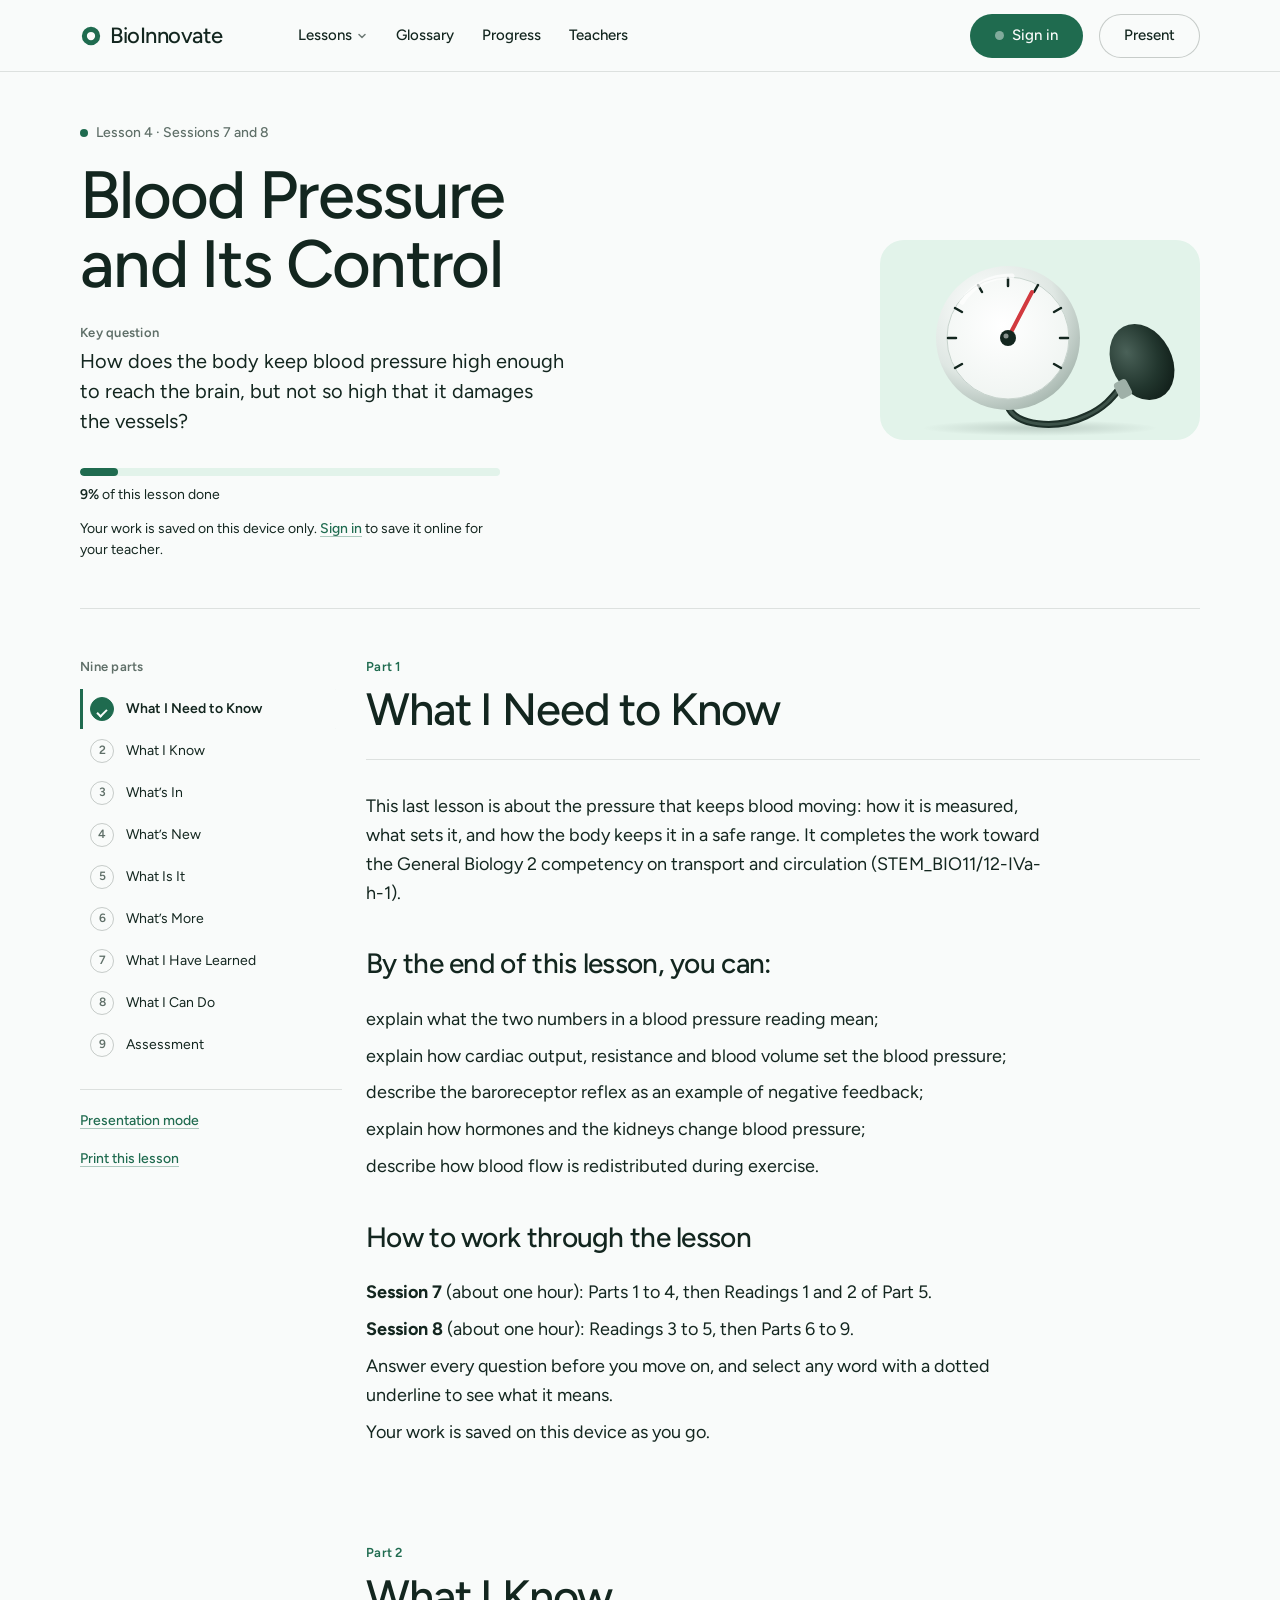
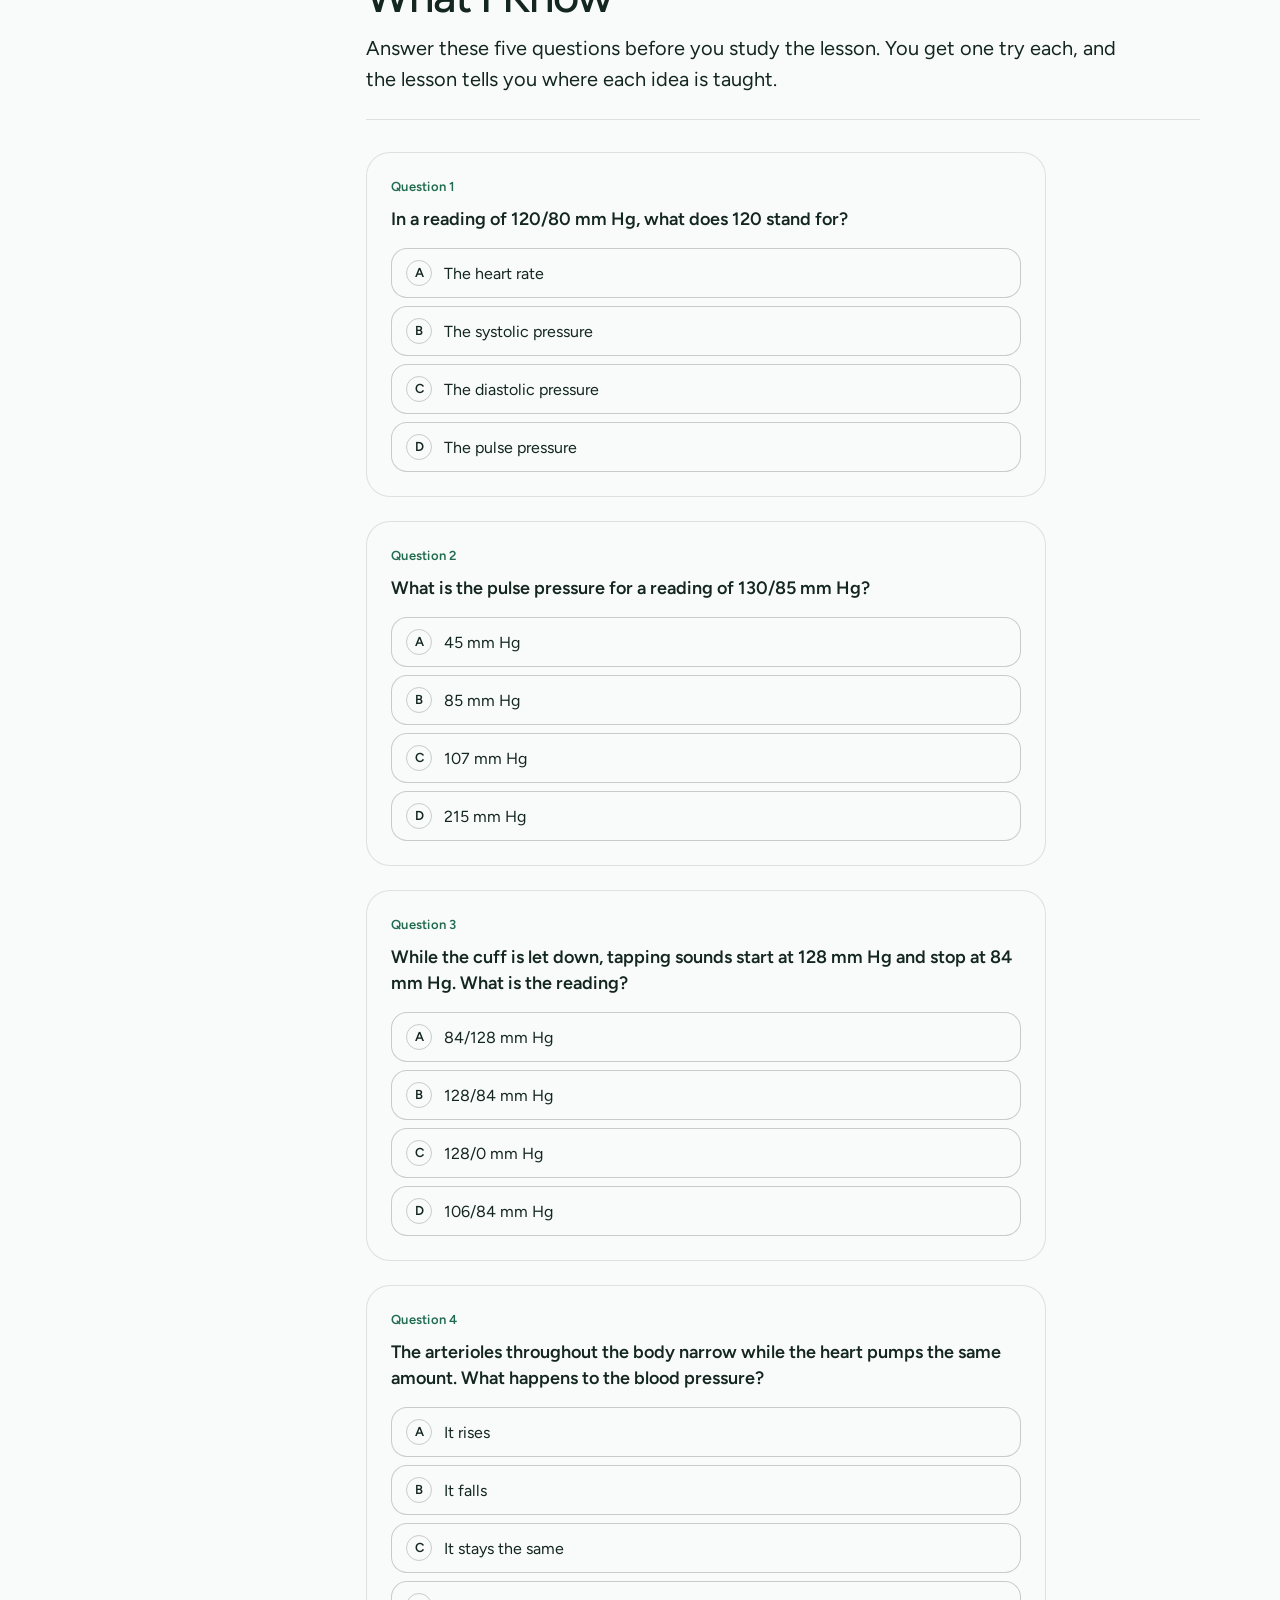
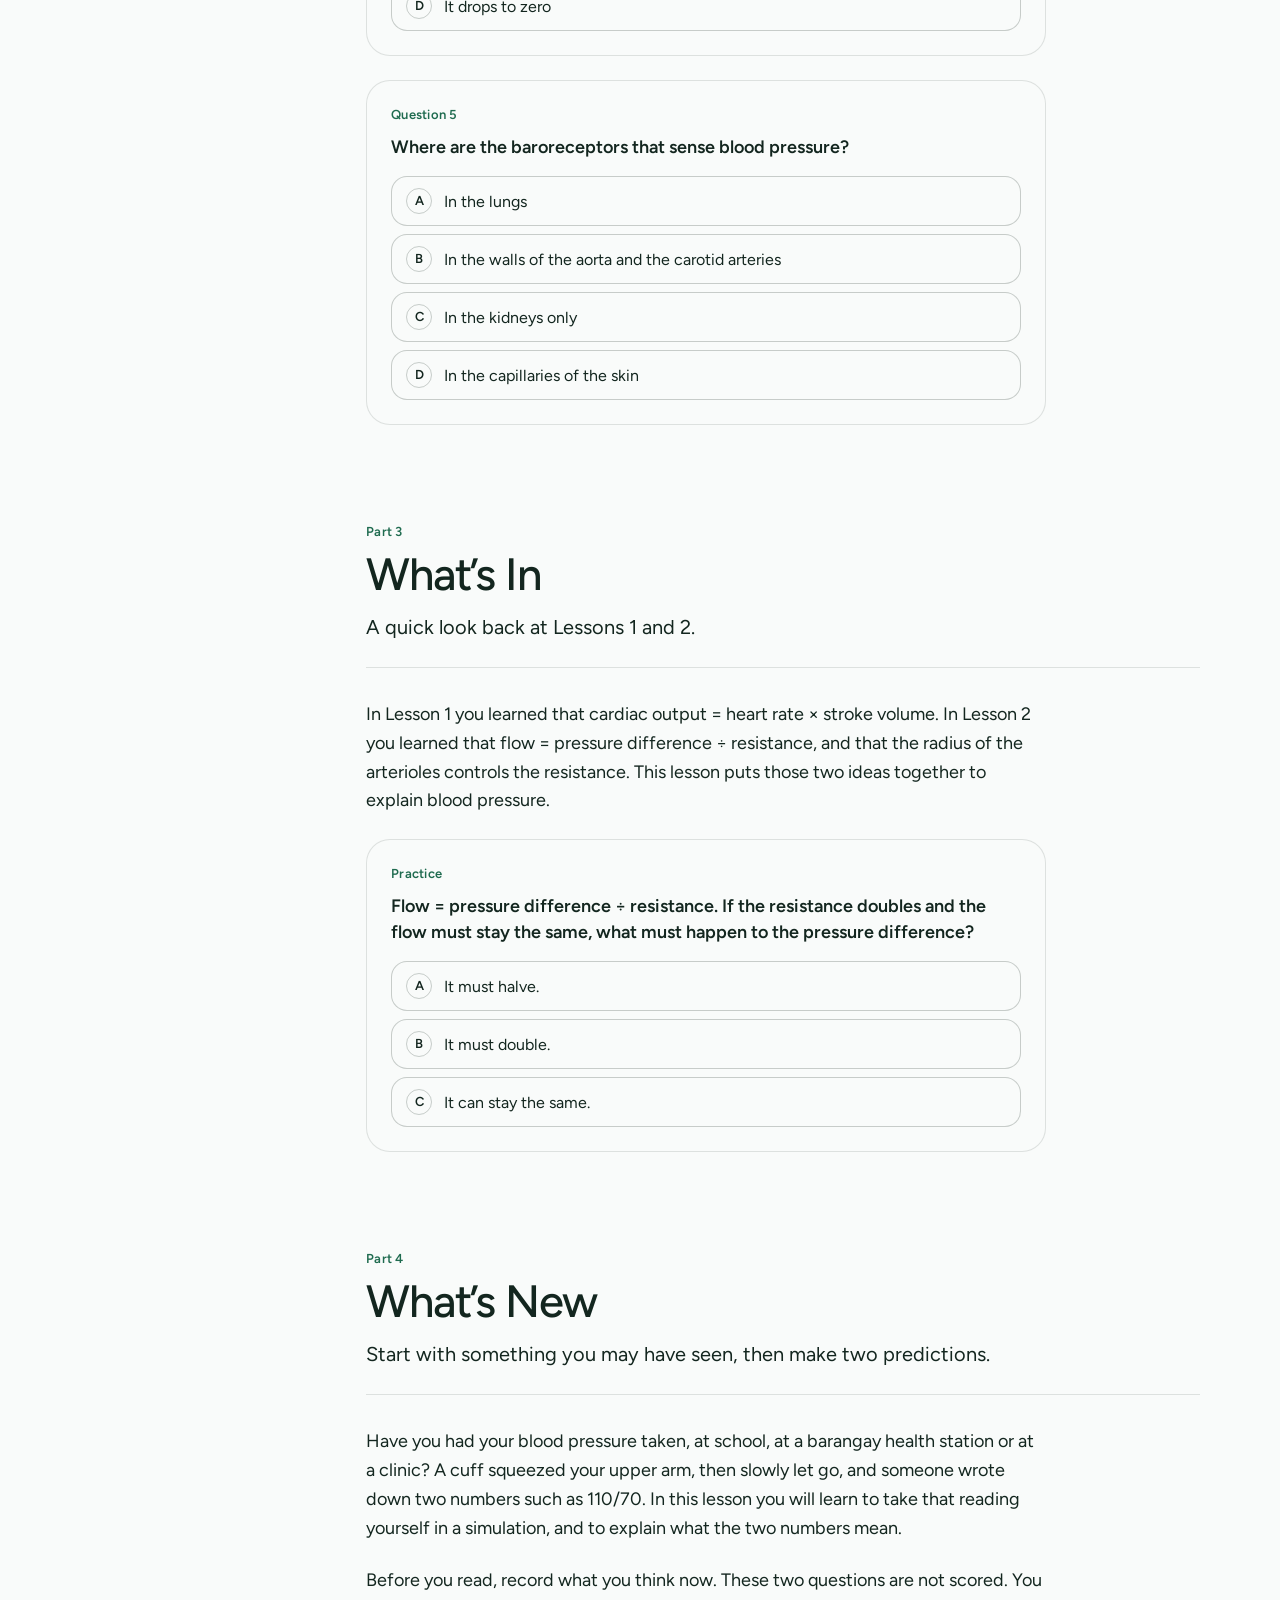
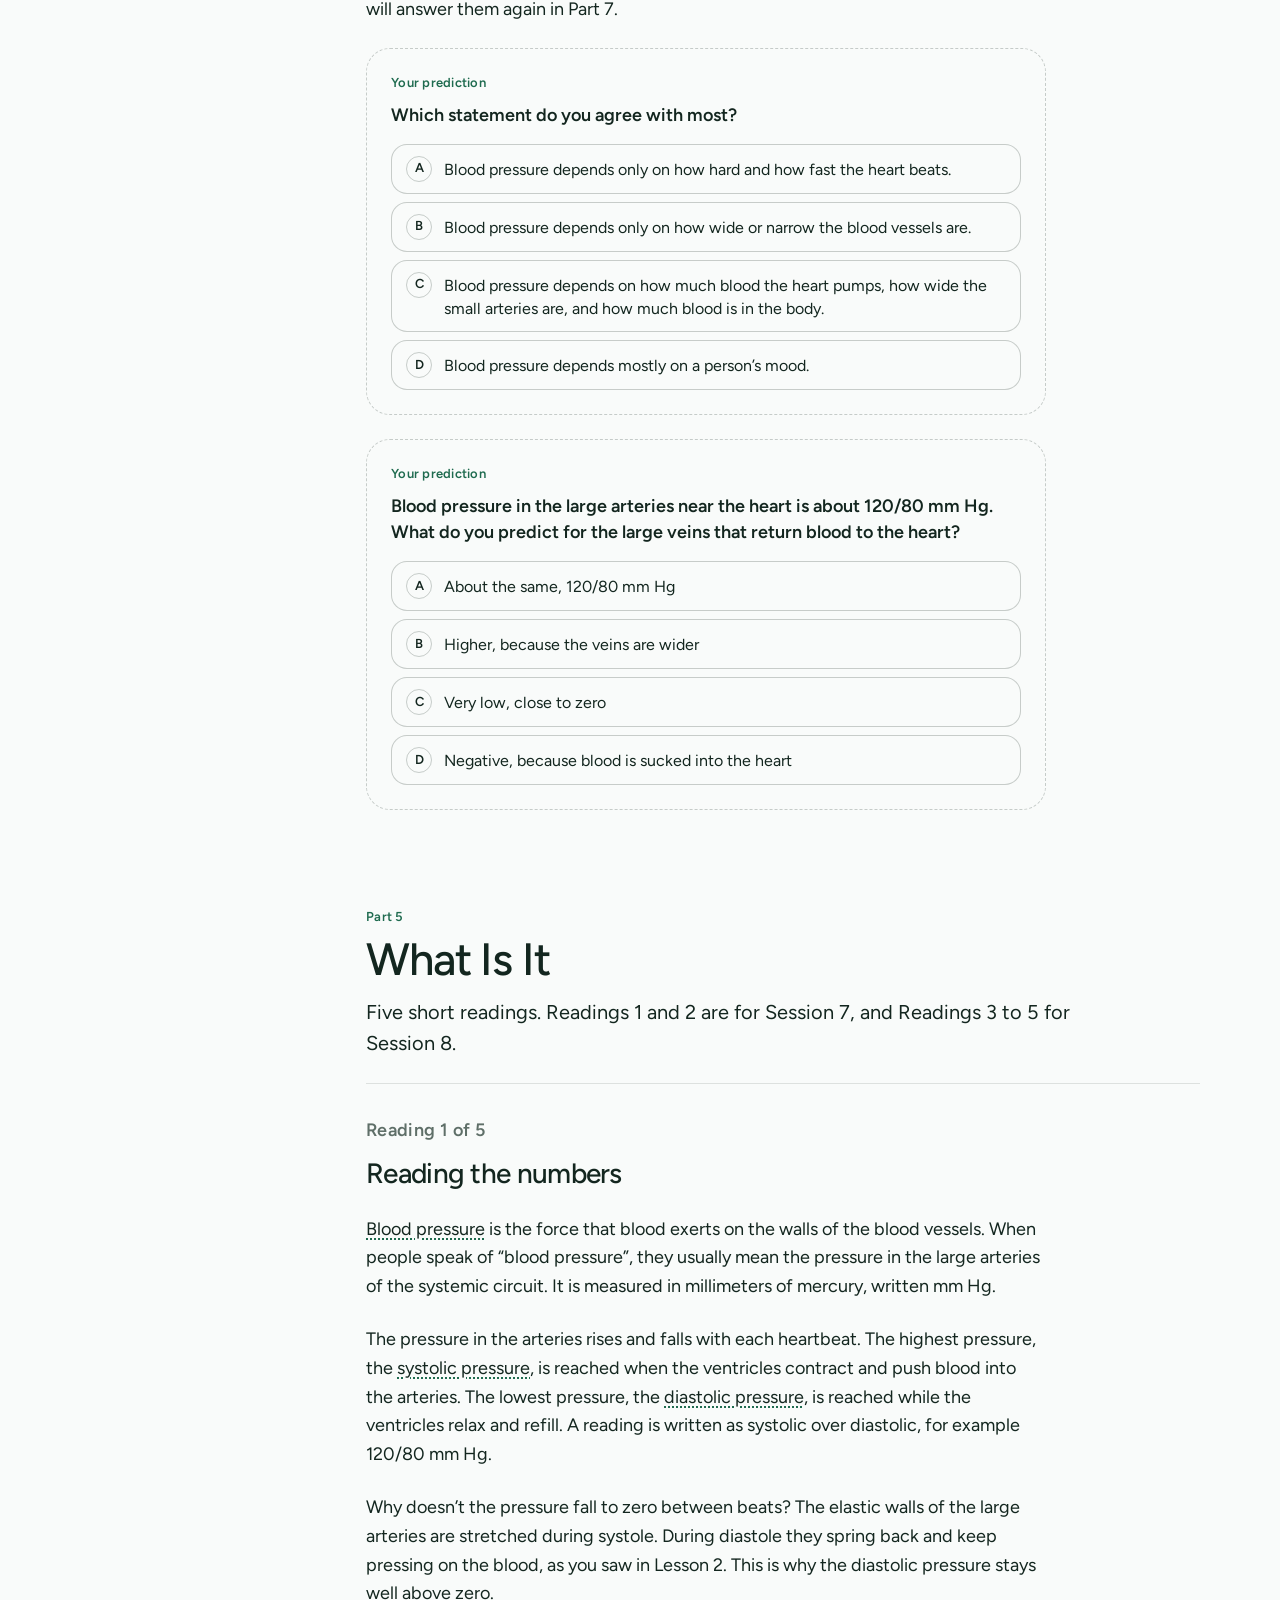
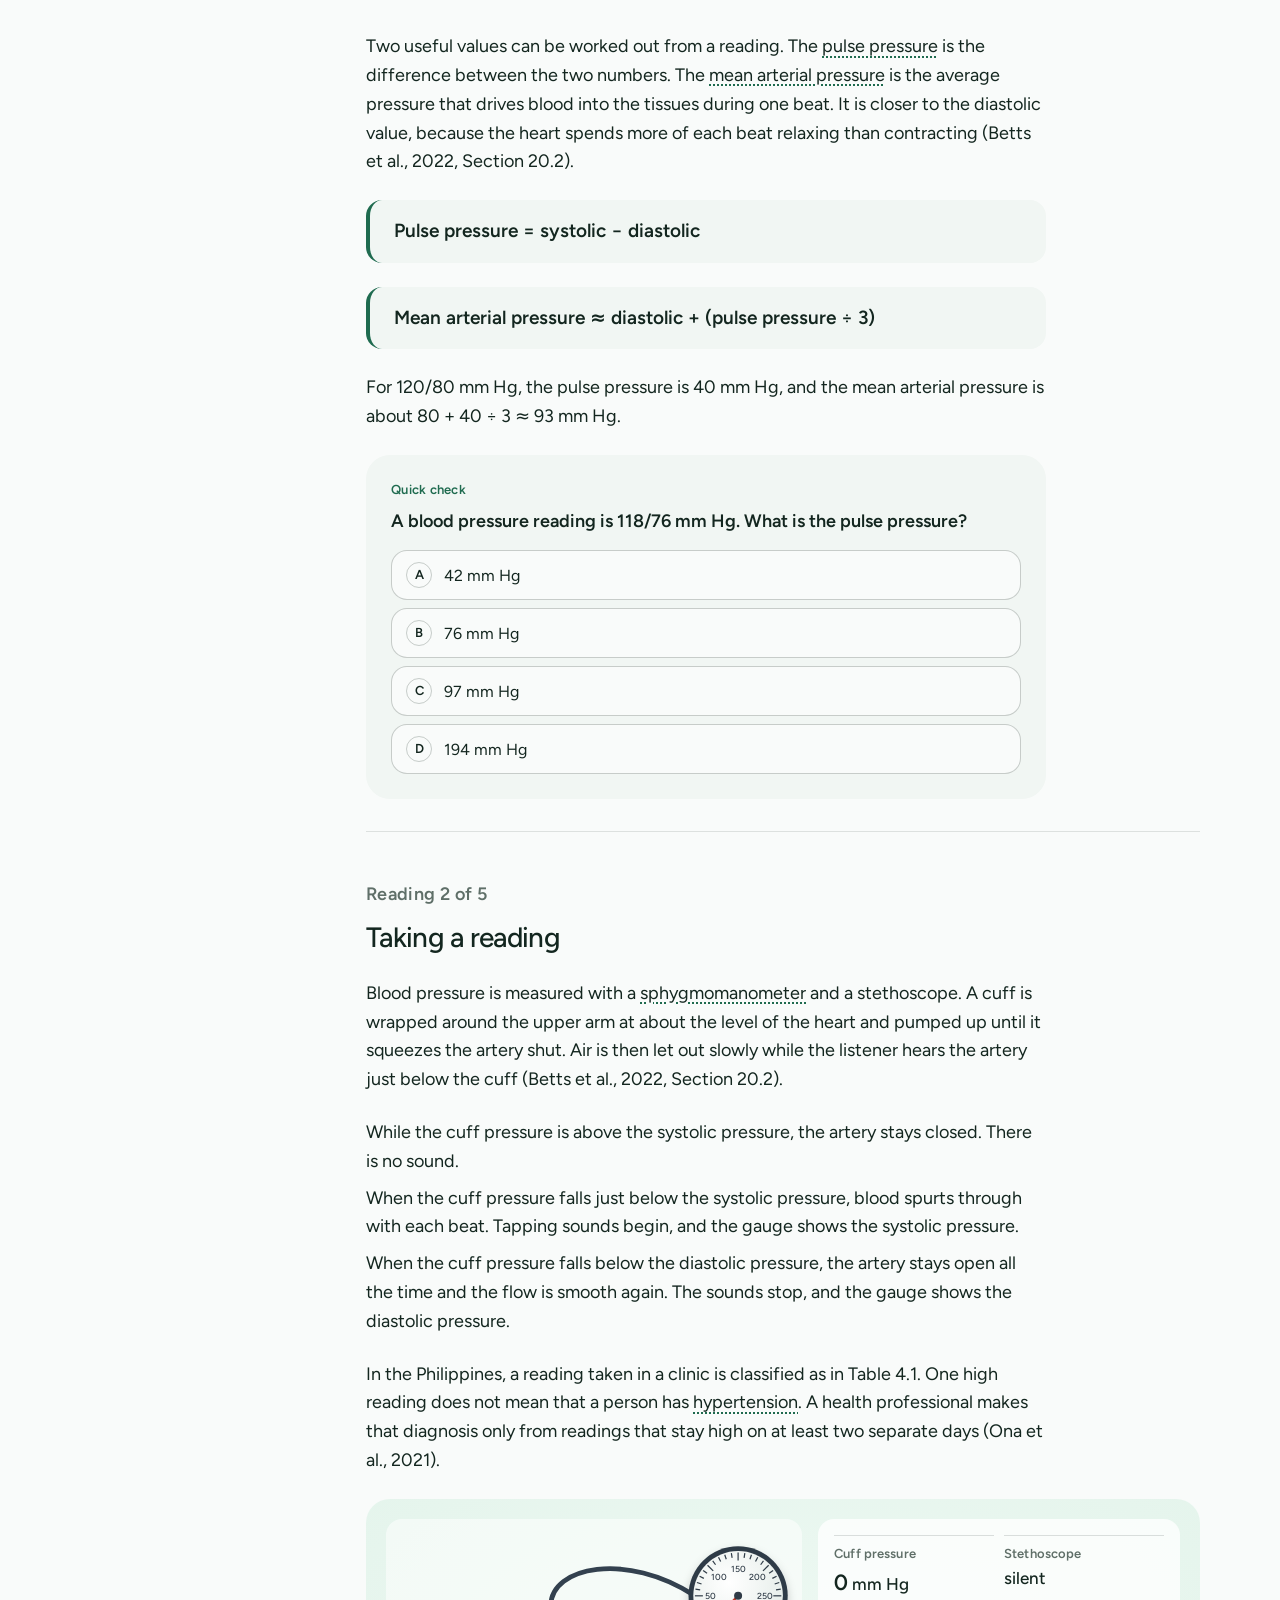
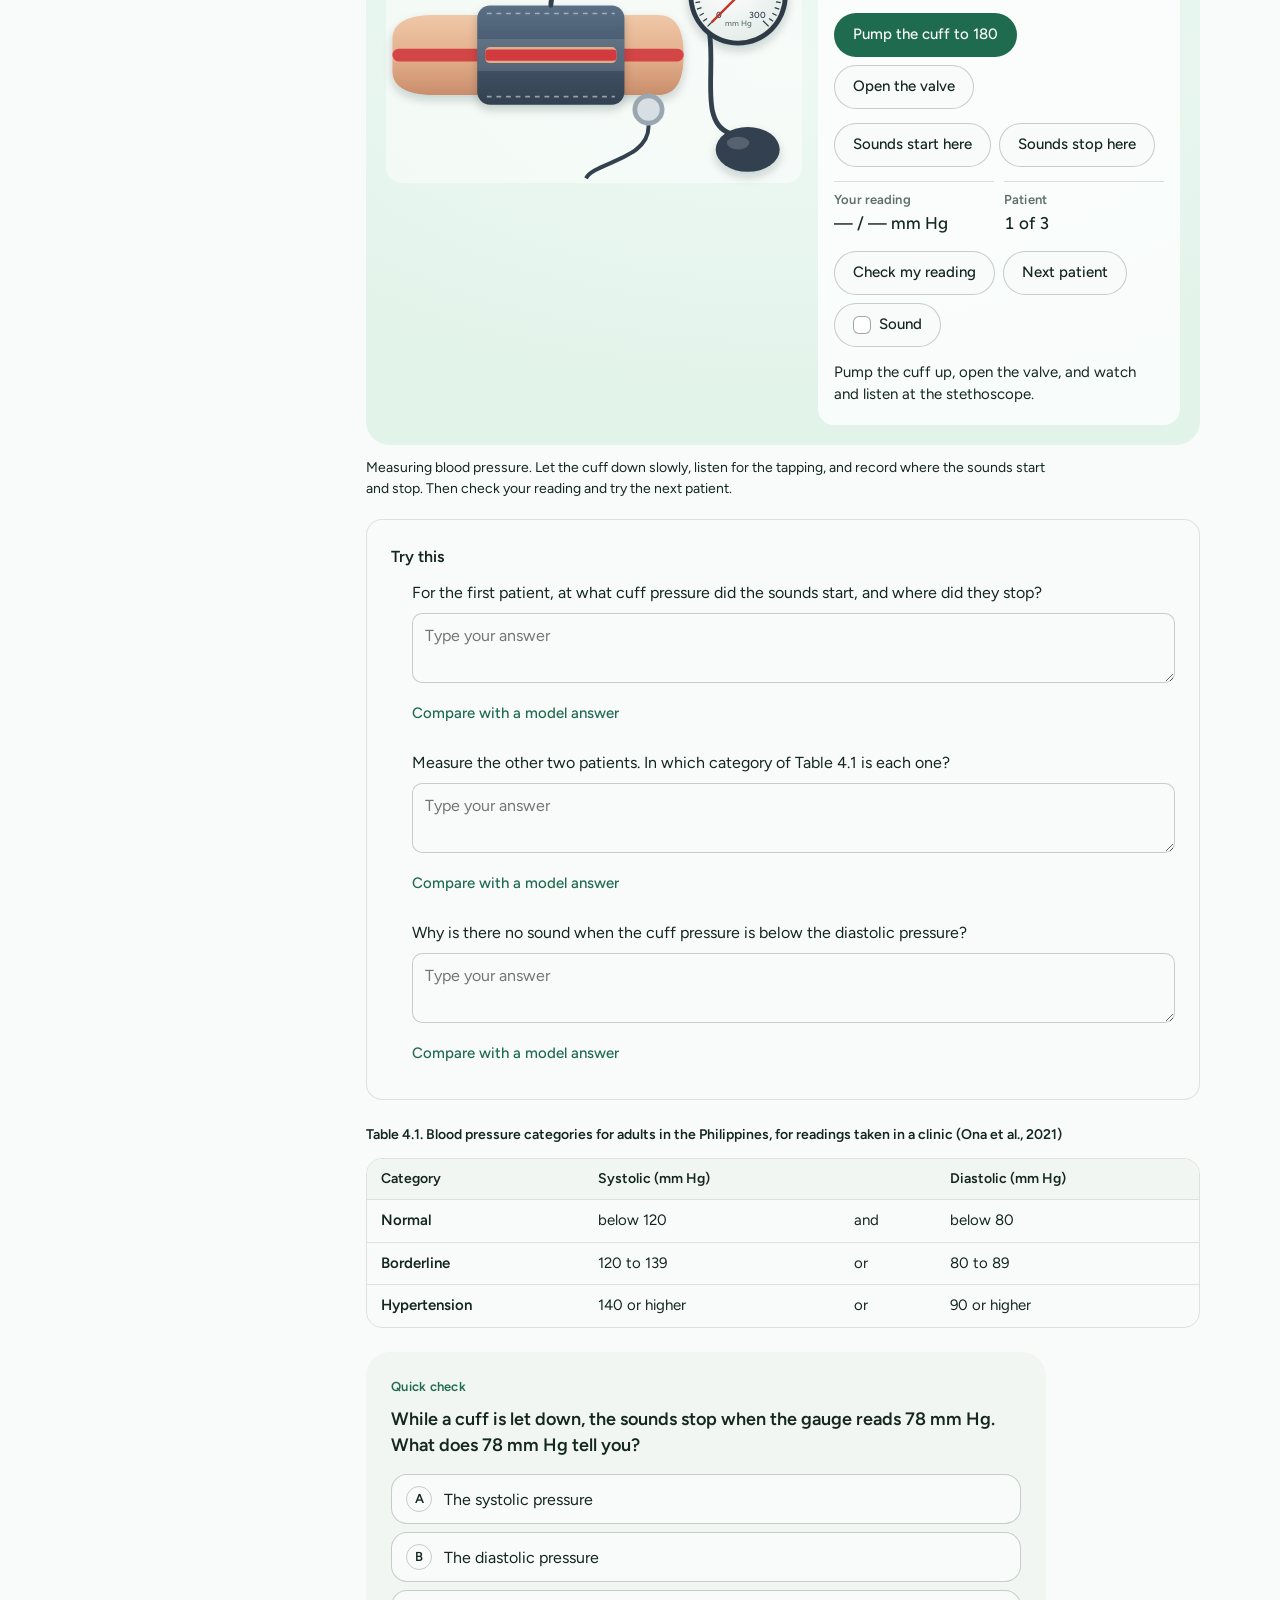
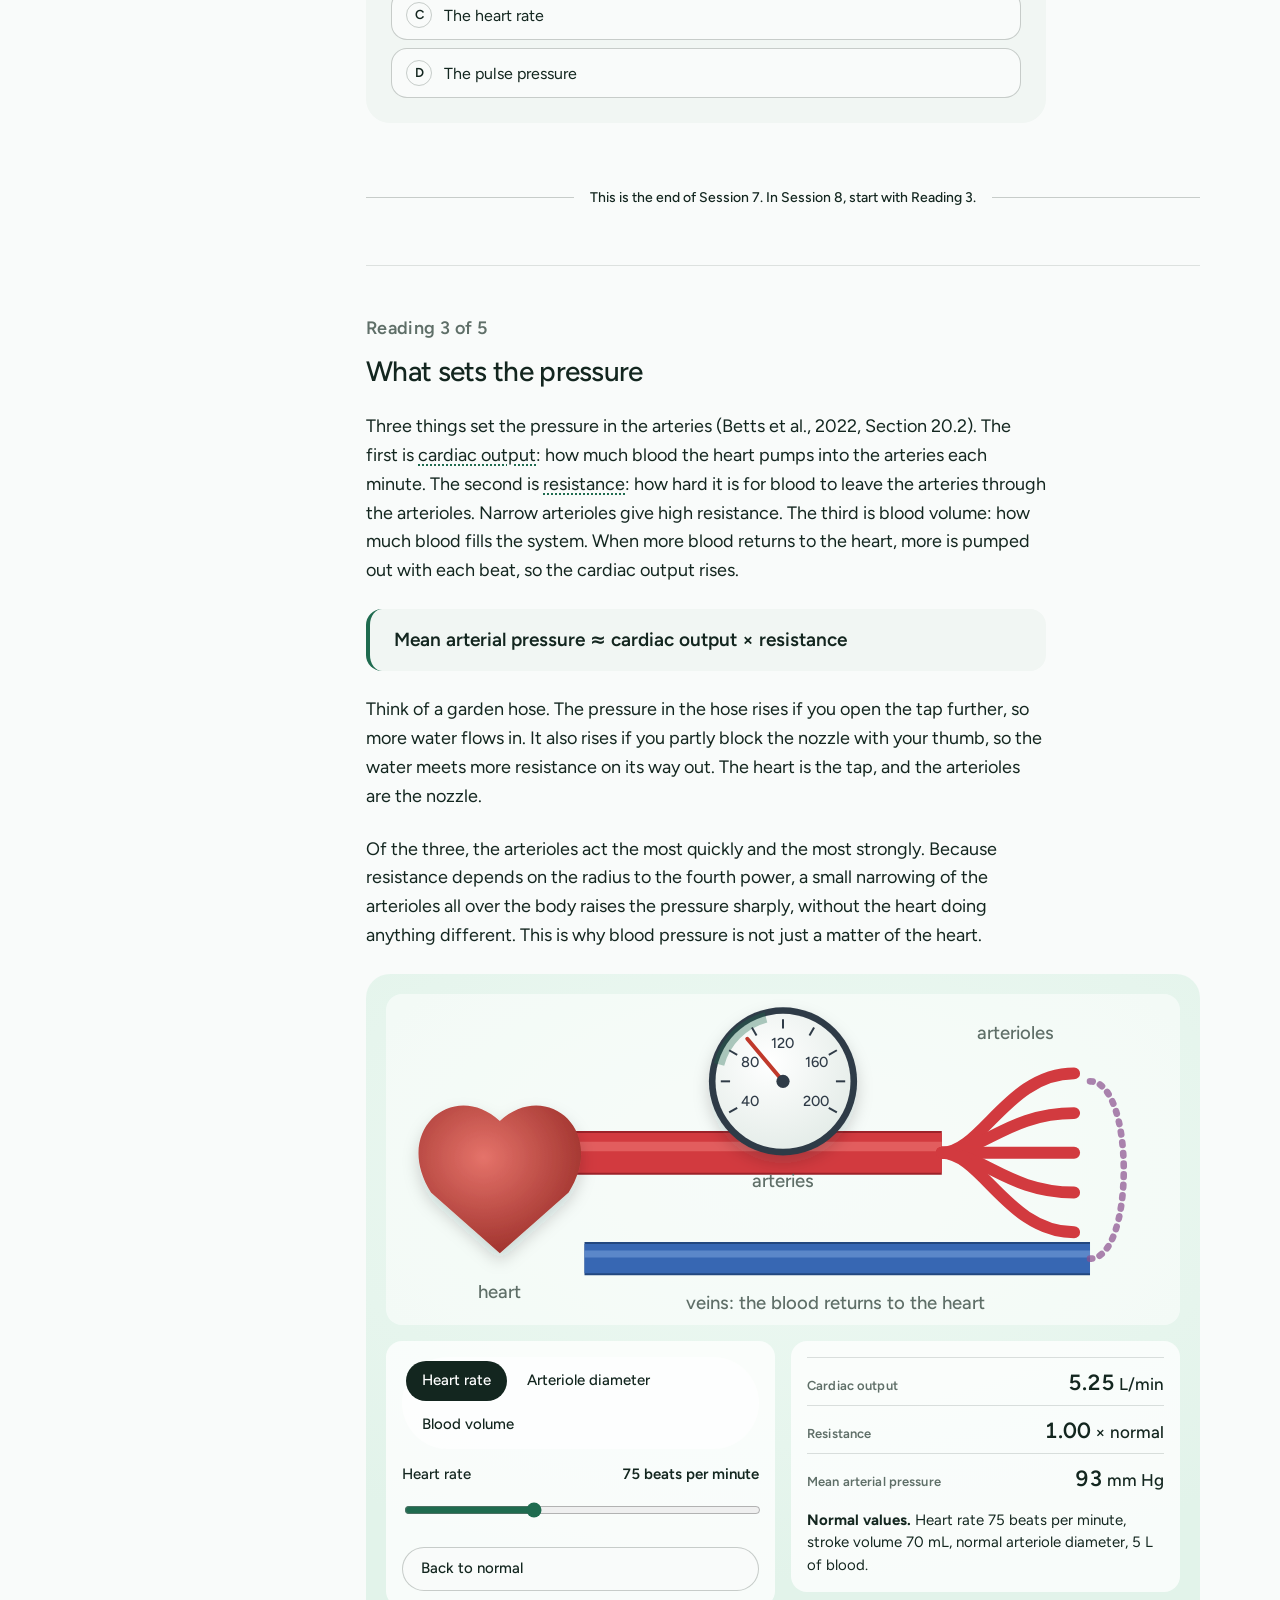
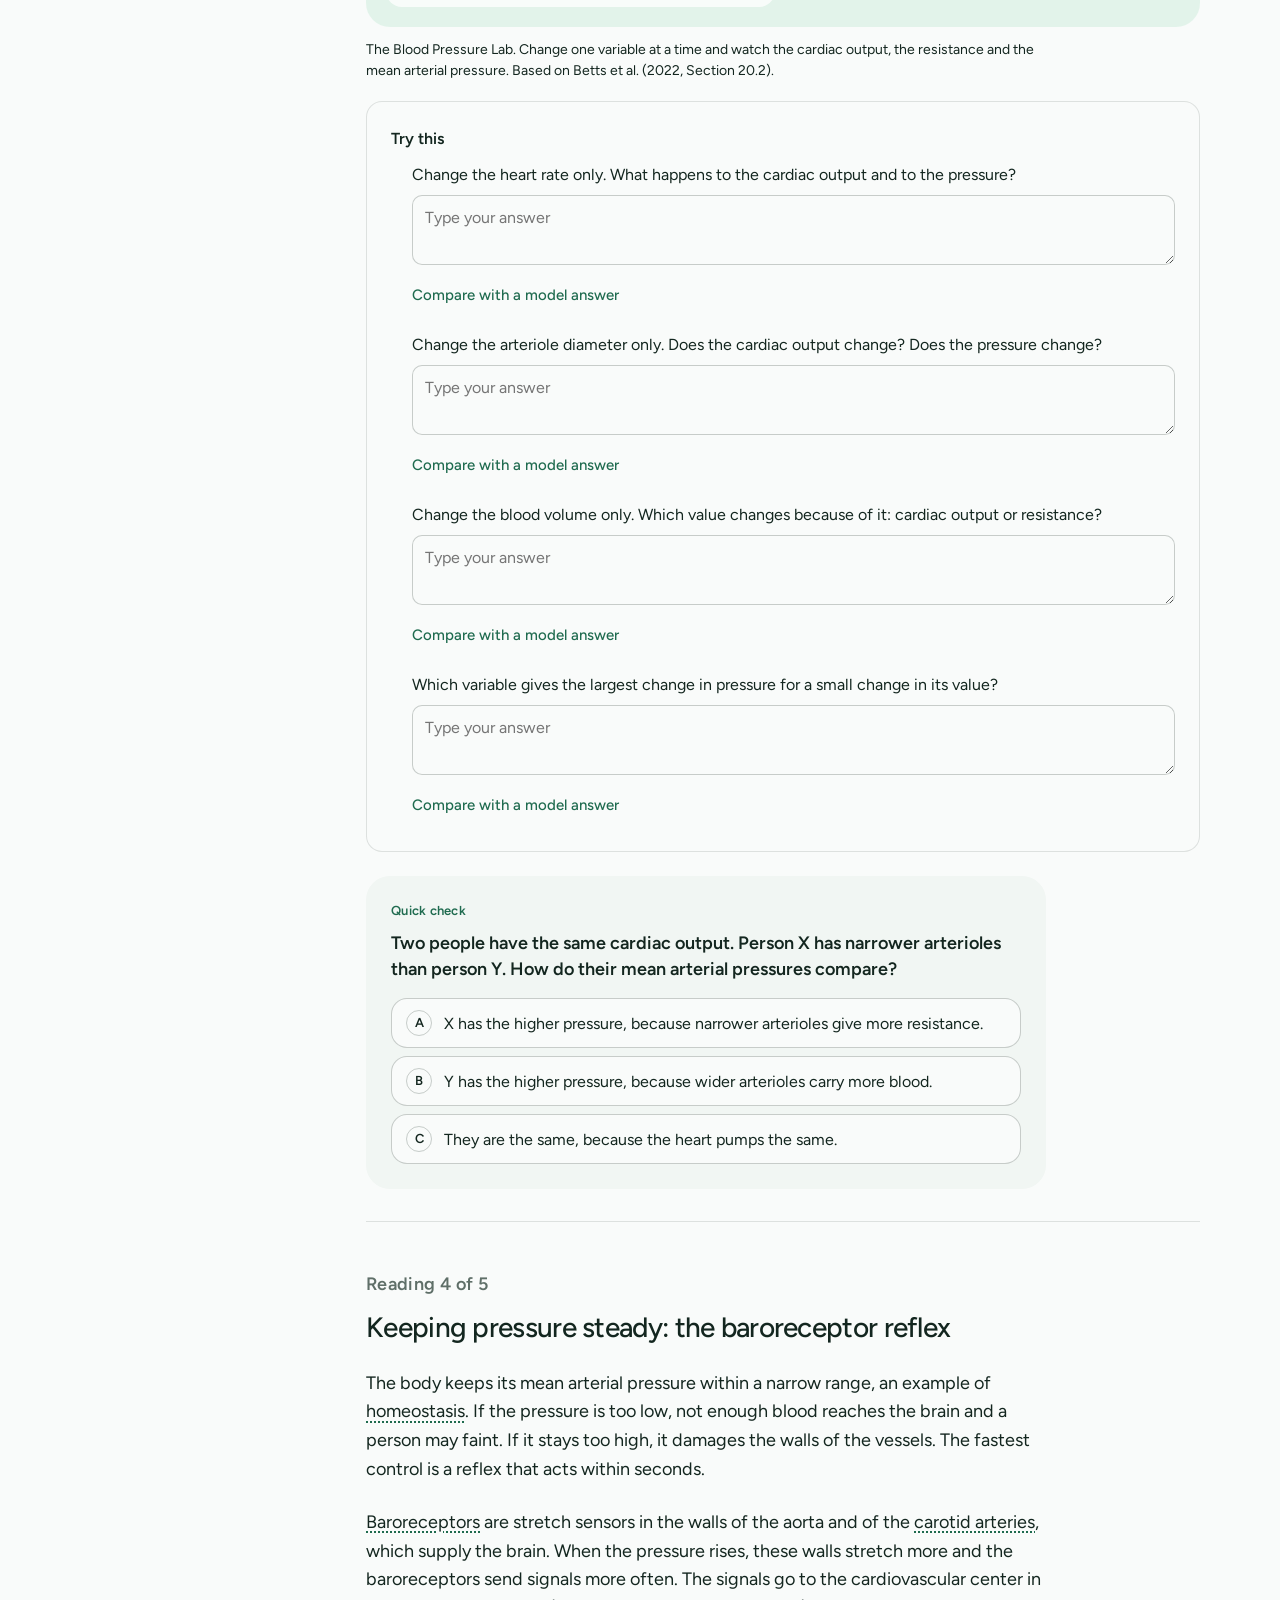
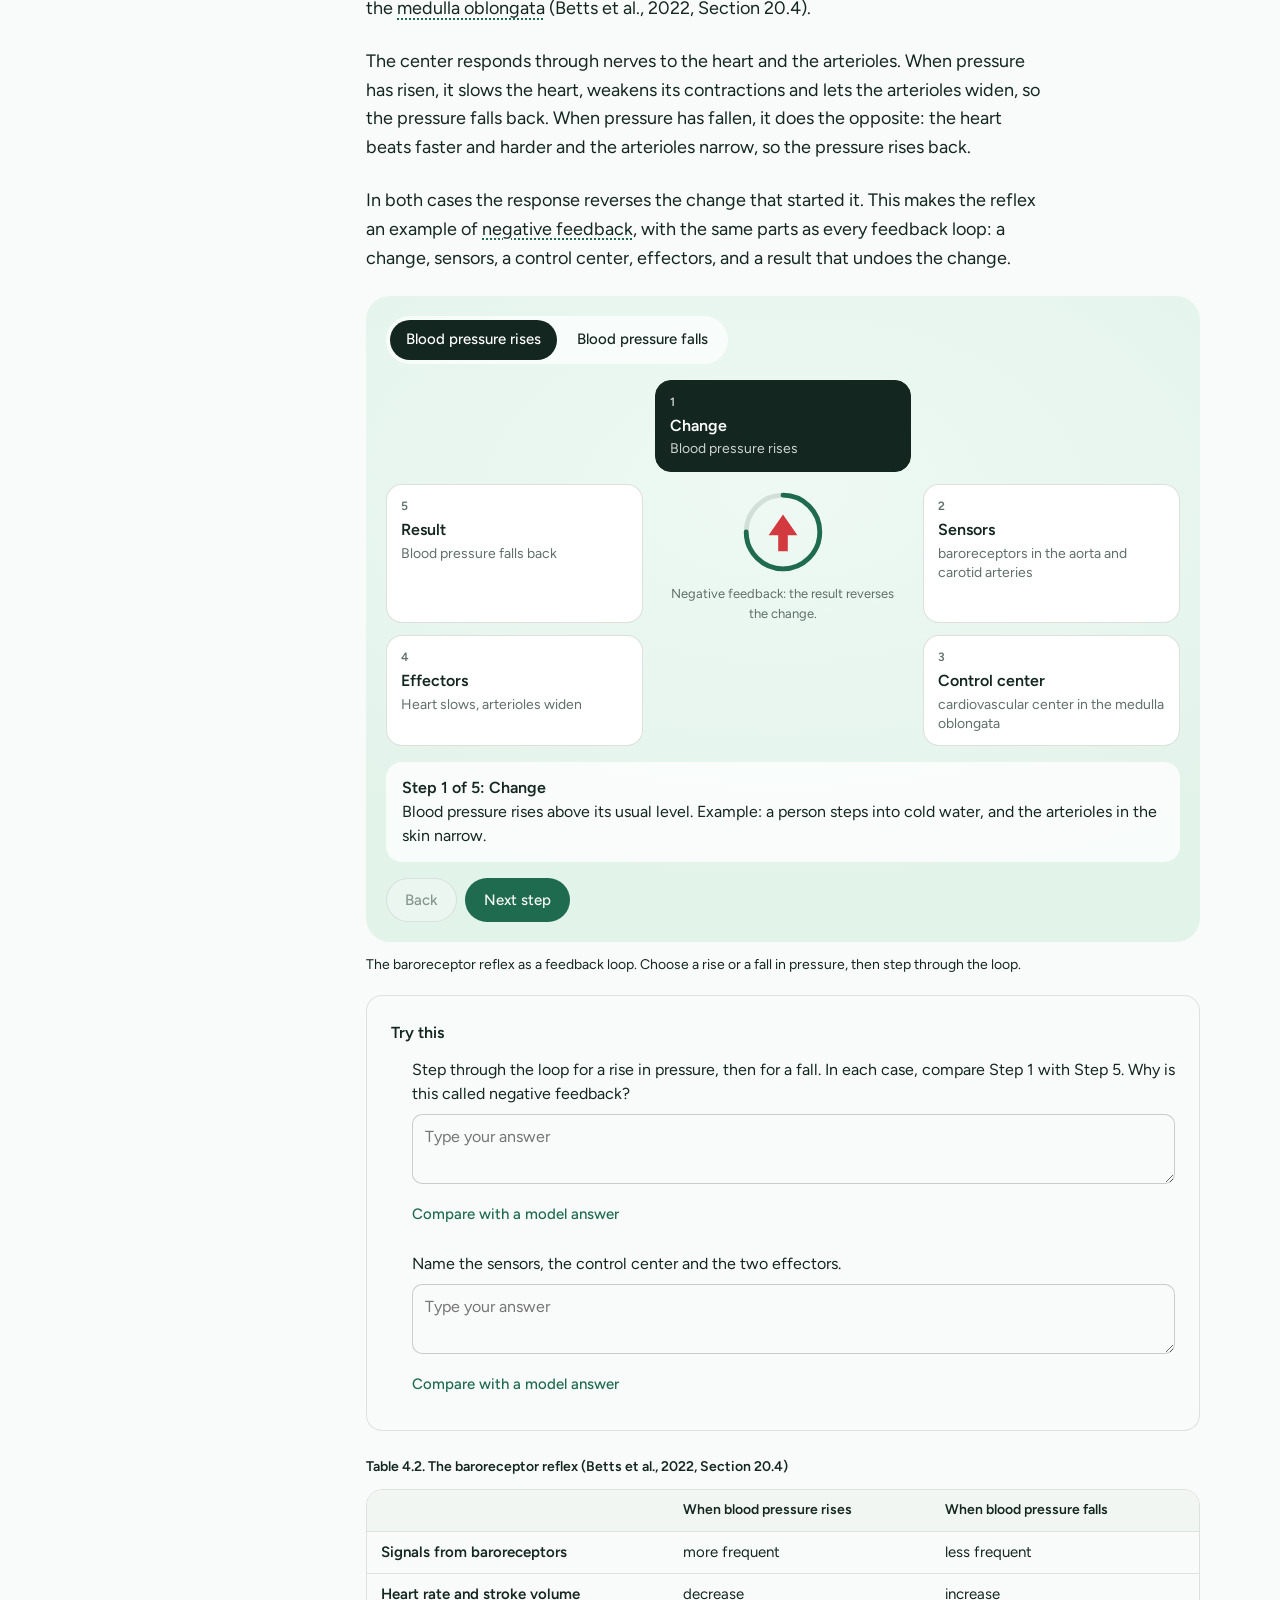
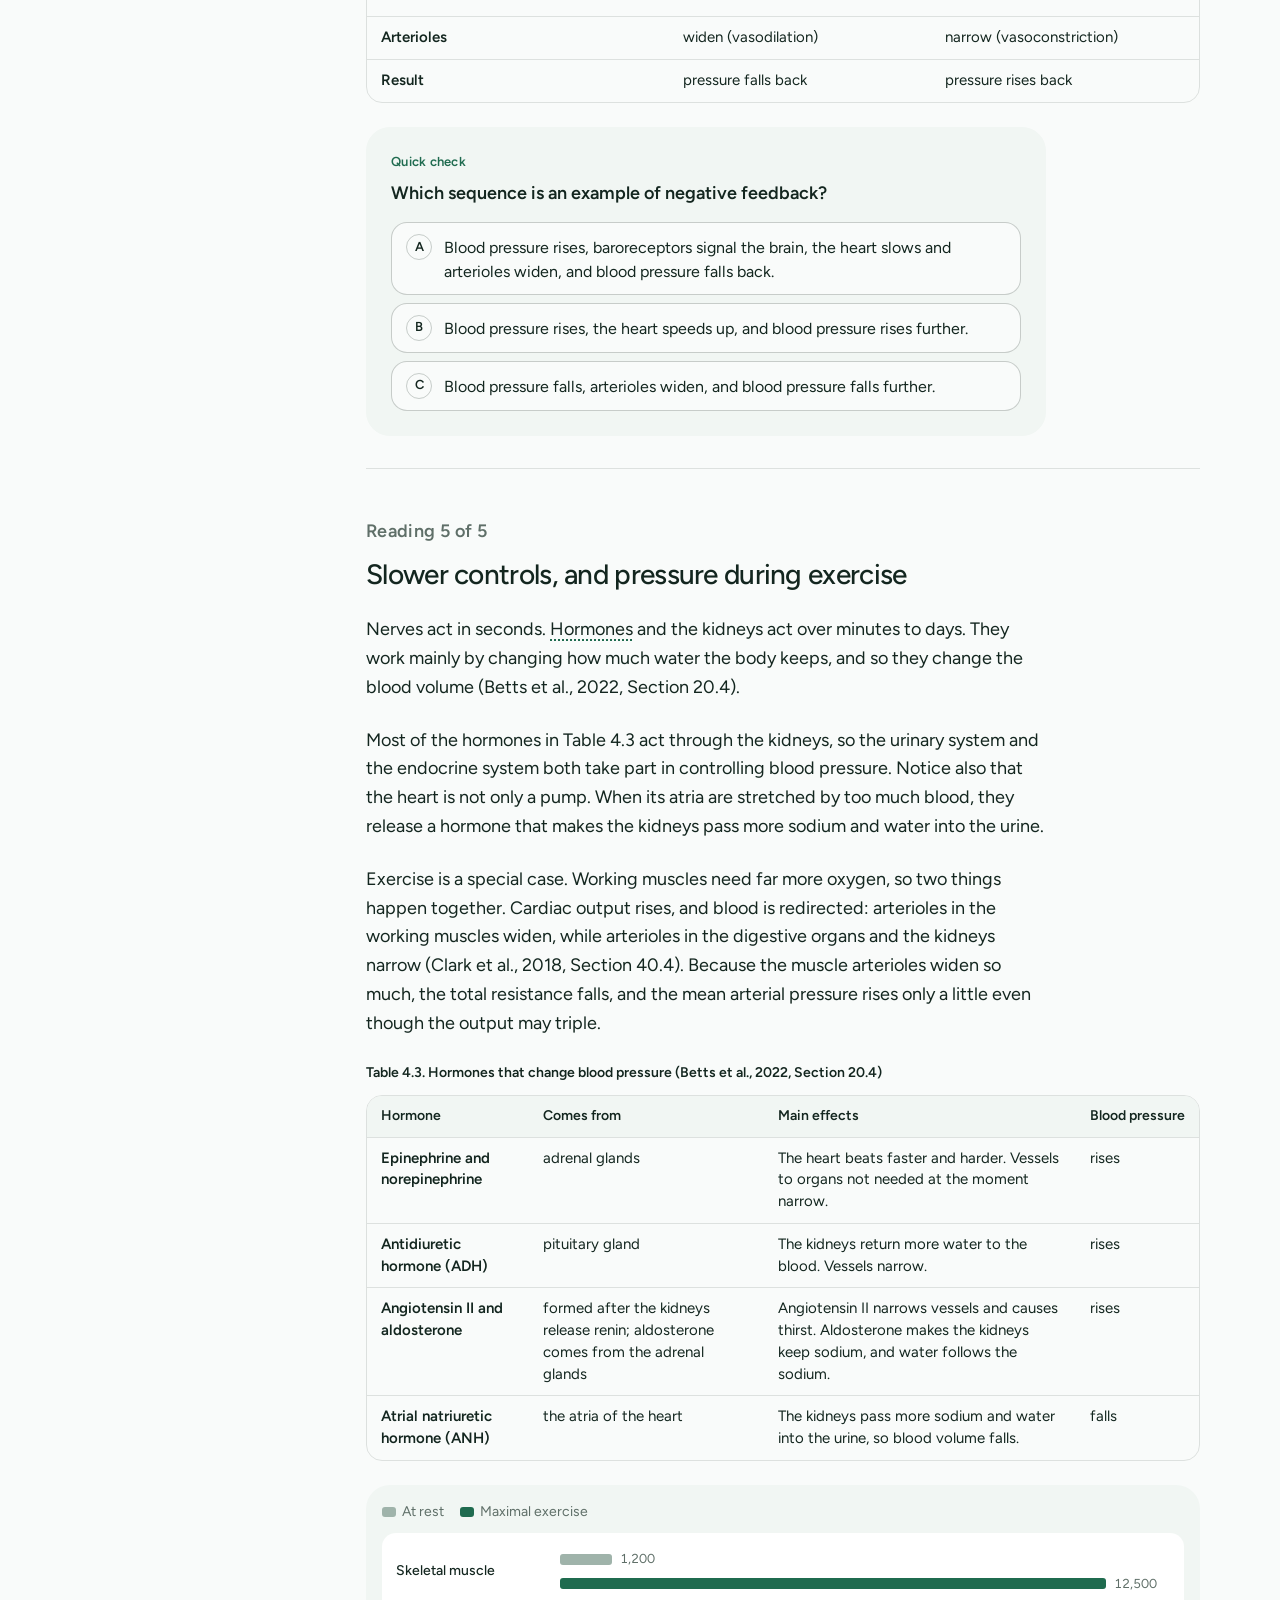
<file: lesson-4.html>
<!doctype html>
<html lang="en" data-type="software" data-radius="round" data-buttons="solid">
<head>
<meta charset="utf-8">
<meta name="viewport" content="width=device-width, initial-scale=1">
<title>Lesson 4: Blood Pressure and Its Control | BioInnovate</title>
<meta name="description" content="Lesson 4 of BioInnovate: what a blood pressure reading means, how it is measured, what sets it, and how nerves, hormones and the kidneys keep it in range.">
<link rel="icon" href="favicon.svg" type="image/svg+xml">
<meta name="theme-color" content="#f9fbfa">
<link rel="preload" href="fonts/figtree.woff" as="font" type="font/woff" crossorigin>
<link rel="stylesheet" href="assets/system.css?v=177c4fa4"><style>
:root {
  --p-bg: #f9fbfa; --p-surface: #e2f3ea; --p-ink: #13261f; --p-muted: #5f6f68;
  --p-accent: #1f6b4f; --p-accent-ink: #f9fbfa; --p-action: #1f6b4f; --p-action-ink: #f9fbfa;
  --p-inv-bg: #13261f; --p-inv-surface: #21332c; --p-inv-ink: #f9fbfa; --p-inv-muted: #99a39f;
  --p-inv-accent: #f9fbfa; --p-inv-accent-ink: #13261f; --p-inv-action: #f9fbfa; --p-inv-action-ink: #13261f;
  --font-display: "Figtree", system-ui, sans-serif;
  --font-text: "Figtree", system-ui, sans-serif;
  --display-weight: 500;
  --display-tracking: -0.025em;
  --display-tracking-xl: -0.035em;
}
</style><link rel="stylesheet" href="css/site.css?v=15fbfea0"><link rel="stylesheet" href="css/sim.css?v=e1817dd1"><link rel="stylesheet" href="css/lesson.css?v=179b216e"><link rel="stylesheet" href="css/simx.css?v=d75a1b41">
</head>
<body class="lesson-page" data-lesson="4">
<header class="nav"><div class="wrap nav__bar"><a class="skip-link" href="#main">Skip to content</a><a class="nav__logo" href="index.html"><span class="mark" data-mark="ring" aria-hidden="true"></span>BioInnovate</a><nav class="nav__links" aria-label="Main"><div class="nav__item"><a class="nav__link" href="index.html#lessons">Lessons <svg class="chev" viewBox="0 0 12 12" aria-hidden="true"><path d="M3 4.5l3 3 3-3" fill="none" stroke="currentColor" stroke-width="1.5" stroke-linecap="round" stroke-linejoin="round"/></svg></a><div class="nav__menu"><div class="wrap grid"><div class="menu-col span-3"><p class="t-label">Sessions 1 to 4</p><a href="lesson-1.html">The Heart: A Double Pump<span>Chambers, valves, one beat</span></a><a href="lesson-2.html">Blood Vessels and Blood Flow<span>Pressure, speed, resistance</span></a></div><div class="menu-col span-3"><p class="t-label">Sessions 5 to 8</p><a href="lesson-3.html">Two Circuits, One Loop<span>The lungs, the body, real color</span></a><a href="lesson-4.html" aria-current="page">Blood Pressure and Its Control<span>Readings and how they change</span></a></div></div></div></div><div class="nav__item"><a class="nav__link" href="glossary.html">Glossary</a></div><div class="nav__item"><a class="nav__link" href="progress.html">Progress</a></div><div class="nav__item"><a class="nav__link" href="teacher.html">Teachers</a></div></nav><div class="nav__actions"><button type="button" class="btn btn--secondary js-present" hidden>Present</button></div><button class="nav__toggle" type="button" aria-expanded="false" aria-label="Menu"><svg width="18" height="18" viewBox="0 0 18 18" aria-hidden="true"><path d="M2 5h14M2 13h14" stroke="currentColor" stroke-width="1.6" stroke-linecap="round"/></svg></button></div></header><main id="main" class="lp"><div class="lp-head wrap"><div class="lp-head__text"><p class="lp-head__k"><span class="dot" aria-hidden="true"></span>Lesson 4 · Sessions 7 and 8</p><h1>Blood Pressure and Its Control</h1><p class="lp-head__q"><span>Key question</span>How does the body keep blood pressure high enough to reach the brain, but not so high that it damages the vessels?</p><div class="lp-meter" aria-live="polite"><div class="lp-meter__bar"><i style="width:0%"></i></div><p><b class="lp-meter__pct">0%</b> of this lesson done</p></div><p class="lp-sync" hidden></p></div><div class="lp-head__pic"><img src="img/l4.svg" alt="A blood pressure gauge with its cuff and pump bulb" width="320" height="200"></div></div><div class="lp-grid wrap"><nav class="toc" aria-label="Parts of this lesson"><p class="toc__k">Nine parts</p><ol><li><a href="#know" data-part="know"><span class="toc__n">1</span><span class="toc__t">What I Need to Know</span></a></li><li><a href="#pre" data-part="pre"><span class="toc__n">2</span><span class="toc__t">What I Know</span></a></li><li><a href="#in" data-part="in"><span class="toc__n">3</span><span class="toc__t">What’s In</span></a></li><li><a href="#new" data-part="new"><span class="toc__n">4</span><span class="toc__t">What’s New</span></a></li><li><a href="#is" data-part="is"><span class="toc__n">5</span><span class="toc__t">What Is It</span></a></li><li><a href="#more" data-part="more"><span class="toc__n">6</span><span class="toc__t">What’s More</span></a></li><li><a href="#learned" data-part="learned"><span class="toc__n">7</span><span class="toc__t">What I Have Learned</span></a></li><li><a href="#do" data-part="do"><span class="toc__n">8</span><span class="toc__t">What I Can Do</span></a></li><li><a href="#assess" data-part="assess"><span class="toc__n">9</span><span class="toc__t">Assessment</span></a></li></ol><p class="toc__tools"><button type="button" class="link-btn js-present-side">Presentation mode</button><button type="button" class="link-btn js-print">Print this lesson</button></p></nav><div class="lp-body"><section class="part" id="know" data-part="1" aria-labelledby="know-h"><header class="part__head"><p class="part__k">Part 1</p><h2 id="know-h">What I Need to Know</h2></header><div class="part__body"><p>This last lesson is about the pressure that keeps blood moving: how it is measured, what sets it, and how the body keeps it in a safe range. It completes the work toward the General Biology 2 competency on transport and circulation (STEM_BIO11/12-IVa-h-1).</p><h3>By the end of this lesson, you can:</h3><ol class="num"><li>explain what the two numbers in a blood pressure reading mean;</li><li>explain how cardiac output, resistance and blood volume set the blood pressure;</li><li>describe the baroreceptor reflex as an example of negative feedback;</li><li>explain how hormones and the kidneys change blood pressure;</li><li>describe how blood flow is redistributed during exercise.</li></ol><h3>How to work through the lesson</h3><ul class="bul"><li><strong>Session 7</strong> (about one hour): Parts 1 to 4, then Readings 1 and 2 of Part 5.</li><li><strong>Session 8</strong> (about one hour): Readings 3 to 5, then Parts 6 to 9.</li><li>Answer every question before you move on, and select any word with a dotted underline to see what it means.</li><li>Your work is saved on this device as you go.</li></ul></div><p class="part__seen" data-track="l4.part.know" aria-hidden="true"></p></section><section class="part" id="pre" data-part="2" aria-labelledby="pre-h"><header class="part__head"><p class="part__k">Part 2</p><h2 id="pre-h">What I Know</h2><p class="part__intro">Answer these five questions before you study the lesson. You get one try each, and the lesson tells you where each idea is taught.</p></header><div class="part__body"><div class="q q--pre" data-track="l4.pre.q1" data-kind="pre" data-a="1" data-see="Reading 1"><p class="q__k">Question 1</p><p class="q__q">In a reading of 120/80 mm Hg, what does 120 stand for?</p><ol class="q__opts" role="list"><li><button type="button" class="opt" data-i="0" data-why=""><span class="opt__mark" aria-hidden="true">A</span><span class="opt__text">The heart rate</span></button></li><li><button type="button" class="opt" data-i="1" data-why=""><span class="opt__mark" aria-hidden="true">B</span><span class="opt__text">The systolic pressure</span></button></li><li><button type="button" class="opt" data-i="2" data-why=""><span class="opt__mark" aria-hidden="true">C</span><span class="opt__text">The diastolic pressure</span></button></li><li><button type="button" class="opt" data-i="3" data-why=""><span class="opt__mark" aria-hidden="true">D</span><span class="opt__text">The pulse pressure</span></button></li></ol><div class="q__fb" aria-live="polite" hidden></div></div><div class="q q--pre" data-track="l4.pre.q2" data-kind="pre" data-a="0" data-see="Reading 1"><p class="q__k">Question 2</p><p class="q__q">What is the pulse pressure for a reading of 130/85 mm Hg?</p><ol class="q__opts" role="list"><li><button type="button" class="opt" data-i="0" data-why=""><span class="opt__mark" aria-hidden="true">A</span><span class="opt__text">45 mm Hg</span></button></li><li><button type="button" class="opt" data-i="1" data-why=""><span class="opt__mark" aria-hidden="true">B</span><span class="opt__text">85 mm Hg</span></button></li><li><button type="button" class="opt" data-i="2" data-why=""><span class="opt__mark" aria-hidden="true">C</span><span class="opt__text">107 mm Hg</span></button></li><li><button type="button" class="opt" data-i="3" data-why=""><span class="opt__mark" aria-hidden="true">D</span><span class="opt__text">215 mm Hg</span></button></li></ol><div class="q__fb" aria-live="polite" hidden></div></div><div class="q q--pre" data-track="l4.pre.q3" data-kind="pre" data-a="1" data-see="Reading 2"><p class="q__k">Question 3</p><p class="q__q">While the cuff is let down, tapping sounds start at 128 mm Hg and stop at 84 mm Hg. What is the reading?</p><ol class="q__opts" role="list"><li><button type="button" class="opt" data-i="0" data-why=""><span class="opt__mark" aria-hidden="true">A</span><span class="opt__text">84/128 mm Hg</span></button></li><li><button type="button" class="opt" data-i="1" data-why=""><span class="opt__mark" aria-hidden="true">B</span><span class="opt__text">128/84 mm Hg</span></button></li><li><button type="button" class="opt" data-i="2" data-why=""><span class="opt__mark" aria-hidden="true">C</span><span class="opt__text">128/0 mm Hg</span></button></li><li><button type="button" class="opt" data-i="3" data-why=""><span class="opt__mark" aria-hidden="true">D</span><span class="opt__text">106/84 mm Hg</span></button></li></ol><div class="q__fb" aria-live="polite" hidden></div></div><div class="q q--pre" data-track="l4.pre.q4" data-kind="pre" data-a="0" data-see="Reading 3"><p class="q__k">Question 4</p><p class="q__q">The arterioles throughout the body narrow while the heart pumps the same amount. What happens to the blood pressure?</p><ol class="q__opts" role="list"><li><button type="button" class="opt" data-i="0" data-why=""><span class="opt__mark" aria-hidden="true">A</span><span class="opt__text">It rises</span></button></li><li><button type="button" class="opt" data-i="1" data-why=""><span class="opt__mark" aria-hidden="true">B</span><span class="opt__text">It falls</span></button></li><li><button type="button" class="opt" data-i="2" data-why=""><span class="opt__mark" aria-hidden="true">C</span><span class="opt__text">It stays the same</span></button></li><li><button type="button" class="opt" data-i="3" data-why=""><span class="opt__mark" aria-hidden="true">D</span><span class="opt__text">It drops to zero</span></button></li></ol><div class="q__fb" aria-live="polite" hidden></div></div><div class="q q--pre" data-track="l4.pre.q5" data-kind="pre" data-a="1" data-see="Reading 4"><p class="q__k">Question 5</p><p class="q__q">Where are the baroreceptors that sense blood pressure?</p><ol class="q__opts" role="list"><li><button type="button" class="opt" data-i="0" data-why=""><span class="opt__mark" aria-hidden="true">A</span><span class="opt__text">In the lungs</span></button></li><li><button type="button" class="opt" data-i="1" data-why=""><span class="opt__mark" aria-hidden="true">B</span><span class="opt__text">In the walls of the aorta and the carotid arteries</span></button></li><li><button type="button" class="opt" data-i="2" data-why=""><span class="opt__mark" aria-hidden="true">C</span><span class="opt__text">In the kidneys only</span></button></li><li><button type="button" class="opt" data-i="3" data-why=""><span class="opt__mark" aria-hidden="true">D</span><span class="opt__text">In the capillaries of the skin</span></button></li></ol><div class="q__fb" aria-live="polite" hidden></div></div></div><p class="part__seen" data-track="l4.part.pre" aria-hidden="true"></p></section><section class="part" id="in" data-part="3" aria-labelledby="in-h"><header class="part__head"><p class="part__k">Part 3</p><h2 id="in-h">What’s In</h2><p class="part__intro">A quick look back at Lessons 1 and 2.</p></header><div class="part__body"><p>In Lesson 1 you learned that cardiac output = heart rate × stroke volume. In Lesson 2 you learned that flow = pressure difference ÷ resistance, and that the radius of the arterioles controls the resistance. This lesson puts those two ideas together to explain blood pressure.</p><div class="q q--practice" data-track="l4.practice.r1" data-kind="practice" data-a="1"><p class="q__k">Practice</p><p class="q__q">Flow = pressure difference ÷ resistance. If the resistance doubles and the flow must stay the same, what must happen to the pressure difference?</p><ol class="q__opts" role="list"><li><button type="button" class="opt" data-i="0" data-why="With half the pressure and twice the resistance, the flow would be one-quarter."><span class="opt__mark" aria-hidden="true">A</span><span class="opt__text">It must halve.</span></button></li><li><button type="button" class="opt" data-i="1" data-why="Correct. Twice the pressure divided by twice the resistance gives the same flow."><span class="opt__mark" aria-hidden="true">B</span><span class="opt__text">It must double.</span></button></li><li><button type="button" class="opt" data-i="2" data-why="Then the flow would halve."><span class="opt__mark" aria-hidden="true">C</span><span class="opt__text">It can stay the same.</span></button></li></ol><div class="q__fb" aria-live="polite" hidden></div></div></div><p class="part__seen" data-track="l4.part.in" aria-hidden="true"></p></section><section class="part" id="new" data-part="4" aria-labelledby="new-h"><header class="part__head"><p class="part__k">Part 4</p><h2 id="new-h">What’s New</h2><p class="part__intro">Start with something you may have seen, then make two predictions.</p></header><div class="part__body"><p>Have you had your blood pressure taken, at school, at a barangay health station or at a clinic? A cuff squeezed your upper arm, then slowly let go, and someone wrote down two numbers such as 110/70. In this lesson you will learn to take that reading yourself in a simulation, and to explain what the two numbers mean.</p><p>Before you read, record what you think now. These two questions are not scored. You will answer them again in Part 7.</p><div class="q q--pred" data-track="l4.pred.p1" data-pred="l4.pred.p1"><p class="q__k">Your prediction</p><p class="q__q">Which statement do you agree with most?</p><ol class="q__opts" role="list"><li><button type="button" class="opt" data-i="0"><span class="opt__mark" aria-hidden="true">A</span><span class="opt__text">Blood pressure depends only on how hard and how fast the heart beats.</span></button></li><li><button type="button" class="opt" data-i="1"><span class="opt__mark" aria-hidden="true">B</span><span class="opt__text">Blood pressure depends only on how wide or narrow the blood vessels are.</span></button></li><li><button type="button" class="opt" data-i="2"><span class="opt__mark" aria-hidden="true">C</span><span class="opt__text">Blood pressure depends on how much blood the heart pumps, how wide the small arteries are, and how much blood is in the body.</span></button></li><li><button type="button" class="opt" data-i="3"><span class="opt__mark" aria-hidden="true">D</span><span class="opt__text">Blood pressure depends mostly on a person’s mood.</span></button></li></ol><div class="q__fb" aria-live="polite" hidden></div></div><div class="q q--pred" data-track="l4.pred.p2" data-pred="l4.pred.p2"><p class="q__k">Your prediction</p><p class="q__q">Blood pressure in the large arteries near the heart is about 120/80 mm Hg. What do you predict for the large veins that return blood to the heart?</p><ol class="q__opts" role="list"><li><button type="button" class="opt" data-i="0"><span class="opt__mark" aria-hidden="true">A</span><span class="opt__text">About the same, 120/80 mm Hg</span></button></li><li><button type="button" class="opt" data-i="1"><span class="opt__mark" aria-hidden="true">B</span><span class="opt__text">Higher, because the veins are wider</span></button></li><li><button type="button" class="opt" data-i="2"><span class="opt__mark" aria-hidden="true">C</span><span class="opt__text">Very low, close to zero</span></button></li><li><button type="button" class="opt" data-i="3"><span class="opt__mark" aria-hidden="true">D</span><span class="opt__text">Negative, because blood is sucked into the heart</span></button></li></ol><div class="q__fb" aria-live="polite" hidden></div></div></div><p class="part__seen" data-track="l4.part.new" aria-hidden="true"></p></section><section class="part" id="is" data-part="5" aria-labelledby="is-h"><header class="part__head"><p class="part__k">Part 5</p><h2 id="is-h">What Is It</h2><p class="part__intro">Five short readings. Readings 1 and 2 are for Session 7, and Readings 3 to 5 for Session 8.</p></header><div class="part__body"><article class="reading" id="r1" aria-labelledby="r1-h"><p class="reading__k">Reading 1 of 5</p><h3 id="r1-h">Reading the numbers</h3><p><button type="button" class="term" data-term="blood pressure">Blood pressure</button> is the force that blood exerts on the walls of the blood vessels. When people speak of “blood pressure”, they usually mean the pressure in the large arteries of the systemic circuit. It is measured in millimeters of mercury, written mm Hg.</p><p>The pressure in the arteries rises and falls with each heartbeat. The highest pressure, the <button type="button" class="term" data-term="systolic pressure">systolic pressure</button>, is reached when the ventricles contract and push blood into the arteries. The lowest pressure, the <button type="button" class="term" data-term="diastolic pressure">diastolic pressure</button>, is reached while the ventricles relax and refill. A reading is written as systolic over diastolic, for example 120/80 mm Hg.</p><p>Why doesn’t the pressure fall to zero between beats? The elastic walls of the large arteries are stretched during systole. During diastole they spring back and keep pressing on the blood, as you saw in Lesson 2. This is why the diastolic pressure stays well above zero.</p><p>Two useful values can be worked out from a reading. The <button type="button" class="term" data-term="pulse pressure">pulse pressure</button> is the difference between the two numbers. The <button type="button" class="term" data-term="mean arterial pressure">mean arterial pressure</button> is the average pressure that drives blood into the tissues during one beat. It is closer to the diastolic value, because the heart spends more of each beat relaxing than contracting (Betts et al., 2022, Section 20.2).</p><p class="formula">Pulse pressure = systolic − diastolic</p><p class="formula">Mean arterial pressure ≈ diastolic + (pulse pressure ÷ 3)</p><p>For 120/80 mm Hg, the pulse pressure is 40 mm Hg, and the mean arterial pressure is about 80 + 40 ÷ 3 ≈ 93 mm Hg.</p><div class="q q--check" data-track="l4.check.c1" data-kind="check" data-a="0"><p class="q__k">Quick check</p><p class="q__q">A blood pressure reading is 118/76 mm Hg. What is the pulse pressure?</p><ol class="q__opts" role="list"><li><button type="button" class="opt" data-i="0" data-why="Correct. 118 − 76 = 42 mm Hg."><span class="opt__mark" aria-hidden="true">A</span><span class="opt__text">42 mm Hg</span></button></li><li><button type="button" class="opt" data-i="1" data-why="That is the diastolic pressure."><span class="opt__mark" aria-hidden="true">B</span><span class="opt__text">76 mm Hg</span></button></li><li><button type="button" class="opt" data-i="2" data-why="That is close to the average of the two, not their difference."><span class="opt__mark" aria-hidden="true">C</span><span class="opt__text">97 mm Hg</span></button></li><li><button type="button" class="opt" data-i="3" data-why="The two numbers are subtracted, not added."><span class="opt__mark" aria-hidden="true">D</span><span class="opt__text">194 mm Hg</span></button></li></ol><div class="q__fb" aria-live="polite" hidden></div></div></article><article class="reading" id="r2" aria-labelledby="r2-h"><p class="reading__k">Reading 2 of 5</p><h3 id="r2-h">Taking a reading</h3><p>Blood pressure is measured with a <button type="button" class="term" data-term="sphygmomanometer">sphygmomanometer</button> and a stethoscope. A cuff is wrapped around the upper arm at about the level of the heart and pumped up until it squeezes the artery shut. Air is then let out slowly while the listener hears the artery just below the cuff (Betts et al., 2022, Section 20.2).</p><ul class="bul"><li>While the cuff pressure is above the systolic pressure, the artery stays closed. There is no sound.</li><li>When the cuff pressure falls just below the systolic pressure, blood spurts through with each beat. Tapping sounds begin, and the gauge shows the systolic pressure.</li><li>When the cuff pressure falls below the diastolic pressure, the artery stays open all the time and the flow is smooth again. The sounds stop, and the gauge shows the diastolic pressure.</li></ul><p>In the Philippines, a reading taken in a clinic is classified as in Table 4.1. One high reading does not mean that a person has <button type="button" class="term" data-term="hypertension">hypertension</button>. A health professional makes that diagnosis only from readings that stay high on at least two separate days (Ona et al., 2021).</p><figure class="sim-fig wide" data-track="l4.sim.cuff"><div class="sim-box" data-sim="cuff"></div><figcaption>Measuring blood pressure. Let the cuff down slowly, listen for the tapping, and record where the sounds start and stop. Then check your reading and try the next patient.</figcaption><div class="tries"><p class="tries__k">Try this</p><ol><li class="try" data-save="l4.try.cuff.0"><label class="try__q" for="try-4-cuff-0">For the first patient, at what cuff pressure did the sounds start, and where did they stop?</label><textarea id="try-4-cuff-0" rows="2" placeholder="Type your answer"></textarea><details><summary>Compare with a model answer</summary><p>About 116 mm Hg and about 74 mm Hg, so the reading is 116/74 mm Hg.</p></details></li><li class="try" data-save="l4.try.cuff.1"><label class="try__q" for="try-4-cuff-1">Measure the other two patients. In which category of Table 4.1 is each one?</label><textarea id="try-4-cuff-1" rows="2" placeholder="Type your answer"></textarea><details><summary>Compare with a model answer</summary><p>Patient 2 (132/84) is borderline. Patient 3 (148/96) is in the hypertension range, but one reading is not a diagnosis.</p></details></li><li class="try" data-save="l4.try.cuff.2"><label class="try__q" for="try-4-cuff-2">Why is there no sound when the cuff pressure is below the diastolic pressure?</label><textarea id="try-4-cuff-2" rows="2" placeholder="Type your answer"></textarea><details><summary>Compare with a model answer</summary><p>The artery stays open through the whole beat, so the blood flows smoothly and makes no tapping sound.</p></details></li></ol></div></figure><figure class="tbl"><figcaption>Table 4.1. Blood pressure categories for adults in the Philippines, for readings taken in a clinic (Ona et al., 2021)</figcaption><div class="tbl__scroll"><table><thead><tr><th scope="col">Category</th><th scope="col">Systolic (mm Hg)</th><th scope="col"></th><th scope="col">Diastolic (mm Hg)</th></tr></thead><tbody><tr><th scope="row">Normal</th><td>below 120</td><td>and</td><td>below 80</td></tr><tr><th scope="row">Borderline</th><td>120 to 139</td><td>or</td><td>80 to 89</td></tr><tr><th scope="row">Hypertension</th><td>140 or higher</td><td>or</td><td>90 or higher</td></tr></tbody></table></div></figure><div class="q q--check" data-track="l4.check.c2" data-kind="check" data-a="1"><p class="q__k">Quick check</p><p class="q__q">While a cuff is let down, the sounds stop when the gauge reads 78 mm Hg. What does 78 mm Hg tell you?</p><ol class="q__opts" role="list"><li><button type="button" class="opt" data-i="0" data-why="The systolic pressure is where the sounds start."><span class="opt__mark" aria-hidden="true">A</span><span class="opt__text">The systolic pressure</span></button></li><li><button type="button" class="opt" data-i="1" data-why="Correct. Below this pressure the artery stays open all the time, so the sounds stop."><span class="opt__mark" aria-hidden="true">B</span><span class="opt__text">The diastolic pressure</span></button></li><li><button type="button" class="opt" data-i="2" data-why="The gauge shows pressure, not beats per minute."><span class="opt__mark" aria-hidden="true">C</span><span class="opt__text">The heart rate</span></button></li><li><button type="button" class="opt" data-i="3" data-why="Pulse pressure is worked out from the two numbers."><span class="opt__mark" aria-hidden="true">D</span><span class="opt__text">The pulse pressure</span></button></li></ol><div class="q__fb" aria-live="polite" hidden></div></div></article><div class="session-end" role="note"><span>This is the end of Session 7. In Session 8, start with Reading 3.</span></div><article class="reading" id="r3" aria-labelledby="r3-h"><p class="reading__k">Reading 3 of 5</p><h3 id="r3-h">What sets the pressure</h3><p>Three things set the pressure in the arteries (Betts et al., 2022, Section 20.2). The first is <button type="button" class="term" data-term="cardiac output">cardiac output</button>: how much blood the heart pumps into the arteries each minute. The second is <button type="button" class="term" data-term="resistance">resistance</button>: how hard it is for blood to leave the arteries through the arterioles. Narrow arterioles give high resistance. The third is blood volume: how much blood fills the system. When more blood returns to the heart, more is pumped out with each beat, so the cardiac output rises.</p><p class="formula">Mean arterial pressure ≈ cardiac output × resistance</p><p>Think of a garden hose. The pressure in the hose rises if you open the tap further, so more water flows in. It also rises if you partly block the nozzle with your thumb, so the water meets more resistance on its way out. The heart is the tap, and the arterioles are the nozzle.</p><p>Of the three, the arterioles act the most quickly and the most strongly. Because resistance depends on the radius to the fourth power, a small narrowing of the arterioles all over the body raises the pressure sharply, without the heart doing anything different. This is why blood pressure is not just a matter of the heart.</p><figure class="sim-fig wide" data-track="l4.sim.bplab"><div class="sim-box" data-sim="bplab"></div><figcaption>The Blood Pressure Lab. Change one variable at a time and watch the cardiac output, the resistance and the mean arterial pressure. Based on Betts et al. (2022, Section 20.2).</figcaption><div class="tries"><p class="tries__k">Try this</p><ol><li class="try" data-save="l4.try.bplab.0"><label class="try__q" for="try-4-bplab-0">Change the heart rate only. What happens to the cardiac output and to the pressure?</label><textarea id="try-4-bplab-0" rows="2" placeholder="Type your answer"></textarea><details><summary>Compare with a model answer</summary><p>Both rise when the heart rate rises and fall when it falls.</p></details></li><li class="try" data-save="l4.try.bplab.1"><label class="try__q" for="try-4-bplab-1">Change the arteriole diameter only. Does the cardiac output change? Does the pressure change?</label><textarea id="try-4-bplab-1" rows="2" placeholder="Type your answer"></textarea><details><summary>Compare with a model answer</summary><p>The cardiac output stays the same, but the pressure changes a lot, because the resistance changes.</p></details></li><li class="try" data-save="l4.try.bplab.2"><label class="try__q" for="try-4-bplab-2">Change the blood volume only. Which value changes because of it: cardiac output or resistance?</label><textarea id="try-4-bplab-2" rows="2" placeholder="Type your answer"></textarea><details><summary>Compare with a model answer</summary><p>Cardiac output. More blood returns to the heart, so the stroke volume rises.</p></details></li><li class="try" data-save="l4.try.bplab.3"><label class="try__q" for="try-4-bplab-3">Which variable gives the largest change in pressure for a small change in its value?</label><textarea id="try-4-bplab-3" rows="2" placeholder="Type your answer"></textarea><details><summary>Compare with a model answer</summary><p>Arteriole diameter, because resistance depends on the radius to the fourth power.</p></details></li></ol></div></figure><div class="q q--check" data-track="l4.check.c3" data-kind="check" data-a="0"><p class="q__k">Quick check</p><p class="q__q">Two people have the same cardiac output. Person X has narrower arterioles than person Y. How do their mean arterial pressures compare?</p><ol class="q__opts" role="list"><li><button type="button" class="opt" data-i="0" data-why="Correct. Same output, more resistance, higher pressure."><span class="opt__mark" aria-hidden="true">A</span><span class="opt__text">X has the higher pressure, because narrower arterioles give more resistance.</span></button></li><li><button type="button" class="opt" data-i="1" data-why="Wider arterioles let blood leave the arteries more easily, which lowers the pressure."><span class="opt__mark" aria-hidden="true">B</span><span class="opt__text">Y has the higher pressure, because wider arterioles carry more blood.</span></button></li><li><button type="button" class="opt" data-i="2" data-why="Pressure depends on resistance as well as cardiac output."><span class="opt__mark" aria-hidden="true">C</span><span class="opt__text">They are the same, because the heart pumps the same.</span></button></li></ol><div class="q__fb" aria-live="polite" hidden></div></div></article><article class="reading" id="r4" aria-labelledby="r4-h"><p class="reading__k">Reading 4 of 5</p><h3 id="r4-h">Keeping pressure steady: the baroreceptor reflex</h3><p>The body keeps its mean arterial pressure within a narrow range, an example of <button type="button" class="term" data-term="homeostasis">homeostasis</button>. If the pressure is too low, not enough blood reaches the brain and a person may faint. If it stays too high, it damages the walls of the vessels. The fastest control is a reflex that acts within seconds.</p><p><button type="button" class="term" data-term="baroreceptor">Baroreceptors</button> are stretch sensors in the walls of the aorta and of the <button type="button" class="term" data-term="carotid artery">carotid arteries</button>, which supply the brain. When the pressure rises, these walls stretch more and the baroreceptors send signals more often. The signals go to the cardiovascular center in the <button type="button" class="term" data-term="medulla oblongata">medulla oblongata</button> (Betts et al., 2022, Section 20.4).</p><p>The center responds through nerves to the heart and the arterioles. When pressure has risen, it slows the heart, weakens its contractions and lets the arterioles widen, so the pressure falls back. When pressure has fallen, it does the opposite: the heart beats faster and harder and the arterioles narrow, so the pressure rises back.</p><p>In both cases the response reverses the change that started it. This makes the reflex an example of <button type="button" class="term" data-term="negative feedback">negative feedback</button>, with the same parts as every feedback loop: a change, sensors, a control center, effectors, and a result that undoes the change.</p><figure class="sim-fig wide" data-track="l4.sim.baro"><div class="sim-box" data-sim="baro"></div><figcaption>The baroreceptor reflex as a feedback loop. Choose a rise or a fall in pressure, then step through the loop.</figcaption><div class="tries"><p class="tries__k">Try this</p><ol><li class="try" data-save="l4.try.baro.0"><label class="try__q" for="try-4-baro-0">Step through the loop for a rise in pressure, then for a fall. In each case, compare Step 1 with Step 5. Why is this called negative feedback?</label><textarea id="try-4-baro-0" rows="2" placeholder="Type your answer"></textarea><details><summary>Compare with a model answer</summary><p>Step 5 is the opposite of Step 1: the response cancels the change that started it.</p></details></li><li class="try" data-save="l4.try.baro.1"><label class="try__q" for="try-4-baro-1">Name the sensors, the control center and the two effectors.</label><textarea id="try-4-baro-1" rows="2" placeholder="Type your answer"></textarea><details><summary>Compare with a model answer</summary><p>Sensors: baroreceptors in the aorta and carotid arteries. Control center: the cardiovascular center in the medulla oblongata. Effectors: the heart and the arterioles.</p></details></li></ol></div></figure><figure class="tbl"><figcaption>Table 4.2. The baroreceptor reflex (Betts et al., 2022, Section 20.4)</figcaption><div class="tbl__scroll"><table><thead><tr><th scope="col"></th><th scope="col">When blood pressure rises</th><th scope="col">When blood pressure falls</th></tr></thead><tbody><tr><th scope="row">Signals from baroreceptors</th><td>more frequent</td><td>less frequent</td></tr><tr><th scope="row">Heart rate and stroke volume</th><td>decrease</td><td>increase</td></tr><tr><th scope="row">Arterioles</th><td>widen (vasodilation)</td><td>narrow (vasoconstriction)</td></tr><tr><th scope="row">Result</th><td>pressure falls back</td><td>pressure rises back</td></tr></tbody></table></div></figure><div class="q q--check" data-track="l4.check.c4" data-kind="check" data-a="0"><p class="q__k">Quick check</p><p class="q__q">Which sequence is an example of negative feedback?</p><ol class="q__opts" role="list"><li><button type="button" class="opt" data-i="0" data-why="Correct. The response reverses the change."><span class="opt__mark" aria-hidden="true">A</span><span class="opt__text">Blood pressure rises, baroreceptors signal the brain, the heart slows and arterioles widen, and blood pressure falls back.</span></button></li><li><button type="button" class="opt" data-i="1" data-why="That would make the change bigger. That is positive feedback."><span class="opt__mark" aria-hidden="true">B</span><span class="opt__text">Blood pressure rises, the heart speeds up, and blood pressure rises further.</span></button></li><li><button type="button" class="opt" data-i="2" data-why="That would make the change bigger, not reverse it."><span class="opt__mark" aria-hidden="true">C</span><span class="opt__text">Blood pressure falls, arterioles widen, and blood pressure falls further.</span></button></li></ol><div class="q__fb" aria-live="polite" hidden></div></div></article><article class="reading" id="r5" aria-labelledby="r5-h"><p class="reading__k">Reading 5 of 5</p><h3 id="r5-h">Slower controls, and pressure during exercise</h3><p>Nerves act in seconds. <button type="button" class="term" data-term="hormone">Hormones</button> and the kidneys act over minutes to days. They work mainly by changing how much water the body keeps, and so they change the blood volume (Betts et al., 2022, Section 20.4).</p><p>Most of the hormones in Table 4.3 act through the kidneys, so the urinary system and the endocrine system both take part in controlling blood pressure. Notice also that the heart is not only a pump. When its atria are stretched by too much blood, they release a hormone that makes the kidneys pass more sodium and water into the urine.</p><p>Exercise is a special case. Working muscles need far more oxygen, so two things happen together. Cardiac output rises, and blood is redirected: arterioles in the working muscles widen, while arterioles in the digestive organs and the kidneys narrow (Clark et al., 2018, Section 40.4). Because the muscle arterioles widen so much, the total resistance falls, and the mean arterial pressure rises only a little even though the output may triple.</p><figure class="tbl"><figcaption>Table 4.3. Hormones that change blood pressure (Betts et al., 2022, Section 20.4)</figcaption><div class="tbl__scroll"><table><thead><tr><th scope="col">Hormone</th><th scope="col">Comes from</th><th scope="col">Main effects</th><th scope="col">Blood pressure</th></tr></thead><tbody><tr><th scope="row">Epinephrine and norepinephrine</th><td>adrenal glands</td><td>The heart beats faster and harder. Vessels to organs not needed at the moment narrow.</td><td>rises</td></tr><tr><th scope="row">Antidiuretic hormone (ADH)</th><td>pituitary gland</td><td>The kidneys return more water to the blood. Vessels narrow.</td><td>rises</td></tr><tr><th scope="row">Angiotensin II and aldosterone</th><td>formed after the kidneys release renin; aldosterone comes from the adrenal glands</td><td>Angiotensin II narrows vessels and causes thirst. Aldosterone makes the kidneys keep sodium, and water follows the sodium.</td><td>rises</td></tr><tr><th scope="row">Atrial natriuretic hormone (ANH)</th><td>the atria of the heart</td><td>The kidneys pass more sodium and water into the urine, so blood volume falls.</td><td>falls</td></tr></tbody></table></div></figure><figure class="sim-fig wide"><div class="sim-box" data-sim="exercise"></div><figcaption>Blood flow to the organs of a healthy young adult at rest and in maximal exercise, in mL per minute. Data from Betts et al. (2022, Section 20.4, Table 20.3).</figcaption></figure><div class="q q--check" data-track="l4.check.c5" data-kind="check" data-a="1"><p class="q__k">Quick check</p><p class="q__q">During hard exercise, cardiac output can rise to more than three times its resting value, yet the mean arterial pressure rises only a little. Which explanation fits best?</p><ol class="q__opts" role="list"><li><button type="button" class="opt" data-i="0" data-why="Stroke volume rises during exercise."><span class="opt__mark" aria-hidden="true">A</span><span class="opt__text">The heart pumps less blood with each beat.</span></button></li><li><button type="button" class="opt" data-i="1" data-why="Correct. Pressure ≈ output × resistance, and the fall in resistance offsets much of the rise in output."><span class="opt__mark" aria-hidden="true">B</span><span class="opt__text">Arterioles in the working muscles widen, so total resistance falls while output rises.</span></button></li><li><button type="button" class="opt" data-i="2" data-why="The reflex still works; it is reset to allow a slightly higher pressure."><span class="opt__mark" aria-hidden="true">C</span><span class="opt__text">The baroreceptors stop working during exercise.</span></button></li><li><button type="button" class="opt" data-i="3" data-why="Blood volume changes little during a single bout of exercise."><span class="opt__mark" aria-hidden="true">D</span><span class="opt__text">Blood volume falls sharply.</span></button></li></ol><div class="q__fb" aria-live="polite" hidden></div></div></article></div><p class="part__seen" data-track="l4.part.is" aria-hidden="true"></p></section><section class="part" id="more" data-part="6" aria-labelledby="more-h"><header class="part__head"><p class="part__k">Part 6</p><h2 id="more-h">What’s More</h2><p class="part__intro">Sort the changes, check one common idea, and try two practice questions.</p></header><div class="part__body"><div class="act wide" data-track="l4.act.sort" data-act="sort" data-data="{&quot;cats&quot;: [&quot;Raises blood pressure&quot;, &quot;Lowers blood pressure&quot;], &quot;items&quot;: [[&quot;Arterioles throughout the body narrow&quot;, 0], [&quot;Heart rate increases while stroke volume stays the same&quot;, 0], [&quot;A person donates about half a liter of blood&quot;, 1], [&quot;The kidneys keep more sodium and water&quot;, 0], [&quot;Arterioles throughout the body widen&quot;, 1], [&quot;The atria release atrial natriuretic hormone&quot;, 1], [&quot;The adrenal glands release epinephrine&quot;, 0], [&quot;Stroke volume decreases while heart rate stays the same&quot;, 1]]}"><p class="act__k">Raises or lowers?</p><p class="act__how">Decide whether each change raises or lowers the arterial blood pressure, if nothing else changes. Then check your answers.</p><div class="act__body"></div><div class="act__bar"><button type="button" class="btn btn--primary act__check">Check my answers</button><button type="button" class="btn btn--secondary act__reset">Start again</button></div><p class="act__fb" aria-live="polite"></p></div><h3>Check this idea</h3><div class="idea" data-track="l4.idea.i1"><p class="idea__k">Common idea</p><p class="idea__s">“Blood pressure depends only on how hard and how fast the heart beats.”</p><div class="idea__ask"><span>What do you think?</span><button type="button" class="chip" data-v="agree">I agree</button><button type="button" class="chip" data-v="disagree">I disagree</button></div><div class="idea__sci" hidden><p class="idea__k">What science says</p><p>Blood pressure depends on cardiac output and on resistance, and blood volume affects it too. In the Blood Pressure Lab, the pressure changed when you narrowed the arterioles without touching the heart. Even college students often find it hard to connect cardiac output, resistance and pressure (Michael et al., 2002).</p></div></div><h3>Practice</h3><div class="q q--practice" data-track="l4.practice.m1" data-kind="practice" data-a="1"><p class="q__k">Practice 1</p><p class="q__q">In a warm bath, arterioles in the skin widen. If nothing else changed, what would happen to arterial blood pressure, and what does the body do about it?</p><ol class="q__opts" role="list"><li><button type="button" class="opt" data-i="0" data-why="Wider arterioles mean lower resistance, so pressure would fall, not rise."><span class="opt__mark" aria-hidden="true">A</span><span class="opt__text">It would rise, so the reflex slows the heart.</span></button></li><li><button type="button" class="opt" data-i="1" data-why="Correct. This is why some people feel dizzy when they stand up quickly from a hot bath: the reflex takes a few seconds."><span class="opt__mark" aria-hidden="true">B</span><span class="opt__text">It would fall, so the baroreceptor reflex speeds up the heart and narrows arterioles elsewhere.</span></button></li><li><button type="button" class="opt" data-i="2" data-why="Lower resistance changes the pressure."><span class="opt__mark" aria-hidden="true">C</span><span class="opt__text">Nothing would change.</span></button></li></ol><div class="q__fb" aria-live="polite" hidden></div></div><div class="q q--practice" data-track="l4.practice.m2" data-kind="practice" data-a="0"><p class="q__k">Practice 2</p><p class="q__q">A person eats very salty food for several days. Based on how the kidneys control blood volume, what is the most likely effect?</p><ol class="q__opts" role="list"><li><button type="button" class="opt" data-i="0" data-why="Correct. Water follows sodium, so more salt means more water kept in the blood."><span class="opt__mark" aria-hidden="true">A</span><span class="opt__text">The body keeps more water, blood volume rises, and blood pressure tends to rise.</span></button></li><li><button type="button" class="opt" data-i="1" data-why="Salt makes the body keep water, not lose it."><span class="opt__mark" aria-hidden="true">B</span><span class="opt__text">The body loses water, so blood pressure falls.</span></button></li><li><button type="button" class="opt" data-i="2" data-why="Salt acts mainly through blood volume."><span class="opt__mark" aria-hidden="true">C</span><span class="opt__text">Only the heart rate changes.</span></button></li></ol><div class="q__fb" aria-live="polite" hidden></div></div></div><p class="part__seen" data-track="l4.part.more" aria-hidden="true"></p></section><section class="part" id="learned" data-part="7" aria-labelledby="learned-h"><header class="part__head"><p class="part__k">Part 7</p><h2 id="learned-h">What I Have Learned</h2><p class="part__intro">A summary of the lesson, and a second look at your predictions.</p></header><div class="part__body"><h3>Key ideas</h3><ul class="bul"><li>Blood pressure is the force of blood on the vessel walls. A reading gives the systolic pressure over the diastolic pressure.</li><li>Pulse pressure = systolic − diastolic. Mean arterial pressure ≈ diastolic + pulse pressure ÷ 3.</li><li>Mean arterial pressure ≈ cardiac output × resistance. Blood volume changes the pressure by changing the cardiac output.</li><li>A small change in arteriole diameter gives a large change in resistance and pressure.</li><li>The baroreceptor reflex corrects changes in pressure within seconds. It is negative feedback: sensors, control center, effectors, and a result that reverses the change.</li><li>Hormones and the kidneys adjust blood pressure more slowly, mainly through blood volume.</li><li>In exercise, cardiac output rises and blood is redirected to the working muscles.</li></ul><h3>Think again</h3><p>Here are your two predictions from Part 4. Answer them again now.</p><div class="q q--think" data-track="l4.pred.p1.again" data-pred="l4.pred.p1" data-a="2" data-why="Blood pressure depends on cardiac output, on the resistance set by the arterioles, and on blood volume. In the Blood Pressure Lab you will change the pressure without touching the heart at all. Even college students often find it hard to connect cardiac output, resistance and pressure (Michael et al., 2002)."><p class="q__k">Think again</p><p class="q__q">Which statement do you agree with most?</p><ol class="q__opts" role="list"><li><button type="button" class="opt" data-i="0"><span class="opt__mark" aria-hidden="true">A</span><span class="opt__text">Blood pressure depends only on how hard and how fast the heart beats.</span></button></li><li><button type="button" class="opt" data-i="1"><span class="opt__mark" aria-hidden="true">B</span><span class="opt__text">Blood pressure depends only on how wide or narrow the blood vessels are.</span></button></li><li><button type="button" class="opt" data-i="2"><span class="opt__mark" aria-hidden="true">C</span><span class="opt__text">Blood pressure depends on how much blood the heart pumps, how wide the small arteries are, and how much blood is in the body.</span></button></li><li><button type="button" class="opt" data-i="3"><span class="opt__mark" aria-hidden="true">D</span><span class="opt__text">Blood pressure depends mostly on a person’s mood.</span></button></li></ol><div class="q__fb" aria-live="polite" hidden></div></div><div class="q q--think" data-track="l4.pred.p2.again" data-pred="l4.pred.p2" data-a="2" data-why="Very low, close to zero. Pressure falls all along the route, most steeply in the arterioles, so by the time blood reaches the venae cavae there is almost no pressure left. This difference between the two ends of the circuit is what keeps blood flowing (Betts et al., 2022, Section 20.2)."><p class="q__k">Think again</p><p class="q__q">Blood pressure in the large arteries near the heart is about 120/80 mm Hg. What do you predict for the large veins that return blood to the heart?</p><ol class="q__opts" role="list"><li><button type="button" class="opt" data-i="0"><span class="opt__mark" aria-hidden="true">A</span><span class="opt__text">About the same, 120/80 mm Hg</span></button></li><li><button type="button" class="opt" data-i="1"><span class="opt__mark" aria-hidden="true">B</span><span class="opt__text">Higher, because the veins are wider</span></button></li><li><button type="button" class="opt" data-i="2"><span class="opt__mark" aria-hidden="true">C</span><span class="opt__text">Very low, close to zero</span></button></li><li><button type="button" class="opt" data-i="3"><span class="opt__mark" aria-hidden="true">D</span><span class="opt__text">Negative, because blood is sucked into the heart</span></button></li></ol><div class="q__fb" aria-live="polite" hidden></div></div></div><p class="part__seen" data-track="l4.part.learned" aria-hidden="true"></p></section><section class="part" id="do" data-part="8" aria-labelledby="do-h"><header class="part__head"><p class="part__k">Part 8</p><h2 id="do-h">What I Can Do</h2><p class="part__intro">Use the lesson at home.</p></header><div class="part__body"><p>Blood pressure that stays too high over the years raises the risk of heart attack, stroke and kidney disease (Betts et al., 2022, Section 20.4). In the Philippines, the 2018 national nutrition survey found hypertension in about 19 percent of adults aged 20 to 59 and in about 35 percent of adults aged 60 and older (Ona et al., 2021).</p><p>The Philippine guidelines advise these habits for people with high blood pressure, and they are good habits for everyone: eat less salt; eat more vegetables and fruits; be physically active; keep a healthy body weight; stop smoking; and avoid alcohol or drink only a little (Ona et al., 2021).</p><div class="task" data-track="l4.task.t1"><p class="task__k">Explain three habits to someone at home</p><p>Choose three of the habits above. For each one, write one or two sentences that explain <em>how</em> it helps blood pressure, using what you learned in this lesson: cardiac output, resistance, blood volume, the kidneys or the arterioles.</p><p>Then write one sentence you could say to an adult at home to encourage one of these habits.</p><p>This is a science explanation, not medical advice. Anyone with a high reading should see a health worker.</p><label class="task__q" for="task-4-t1">Your answer</label><textarea id="task-4-t1" rows="8" placeholder="Write here"></textarea><p class="task__saved" aria-live="polite"></p></div></div><p class="part__seen" data-track="l4.part.do" aria-hidden="true"></p></section><section class="part" id="assess" data-part="9" aria-labelledby="assess-h"><header class="part__head"><p class="part__k">Part 9</p><h2 id="assess-h">Assessment</h2><p class="part__intro">Ten questions on the whole lesson. You get one try each, then you see the answer and why.</p></header><div class="part__body"><div class="q q--assess" data-track="l4.assess.a1" data-kind="assess" data-a="1"><p class="q__k">Question 1</p><p class="q__q">What is the diastolic pressure?</p><ol class="q__opts" role="list"><li><button type="button" class="opt" data-i="0" data-why="That is the systolic pressure."><span class="opt__mark" aria-hidden="true">A</span><span class="opt__text">The pressure in the arteries while the ventricles contract</span></button></li><li><button type="button" class="opt" data-i="1" data-why="Correct. It is the lower number in a reading."><span class="opt__mark" aria-hidden="true">B</span><span class="opt__text">The pressure in the arteries while the ventricles relax</span></button></li><li><button type="button" class="opt" data-i="2" data-why="Both numbers of a reading are arterial pressures."><span class="opt__mark" aria-hidden="true">C</span><span class="opt__text">The pressure in the veins</span></button></li><li><button type="button" class="opt" data-i="3" data-why="That is the pulse pressure."><span class="opt__mark" aria-hidden="true">D</span><span class="opt__text">The difference between the two numbers</span></button></li></ol><div class="q__fb" aria-live="polite" hidden></div></div><div class="q q--assess" data-track="l4.assess.a2" data-kind="assess" data-a="1"><p class="q__k">Question 2</p><p class="q__q">About what is the mean arterial pressure for a reading of 120/80 mm Hg?</p><ol class="q__opts" role="list"><li><button type="button" class="opt" data-i="0" data-why="That is the pulse pressure."><span class="opt__mark" aria-hidden="true">A</span><span class="opt__text">40 mm Hg</span></button></li><li><button type="button" class="opt" data-i="1" data-why="Correct. 80 + 40 ÷ 3 ≈ 93 mm Hg."><span class="opt__mark" aria-hidden="true">B</span><span class="opt__text">About 93 mm Hg</span></button></li><li><button type="button" class="opt" data-i="2" data-why="That is the simple average. The mean is closer to the diastolic value, because diastole lasts longer."><span class="opt__mark" aria-hidden="true">C</span><span class="opt__text">100 mm Hg</span></button></li><li><button type="button" class="opt" data-i="3" data-why="The two numbers are not added."><span class="opt__mark" aria-hidden="true">D</span><span class="opt__text">200 mm Hg</span></button></li></ol><div class="q__fb" aria-live="polite" hidden></div></div><div class="q q--assess" data-track="l4.assess.a3" data-kind="assess" data-a="1"><p class="q__k">Question 3</p><p class="q__q">While the cuff pressure is above the systolic pressure, why is no sound heard?</p><ol class="q__opts" role="list"><li><button type="button" class="opt" data-i="0" data-why="The heart keeps beating."><span class="opt__mark" aria-hidden="true">A</span><span class="opt__text">The heart has stopped.</span></button></li><li><button type="button" class="opt" data-i="1" data-why="Correct. Sounds begin only when blood can spurt through."><span class="opt__mark" aria-hidden="true">B</span><span class="opt__text">The cuff squeezes the artery shut, so no blood passes under it.</span></button></li><li><button type="button" class="opt" data-i="2" data-why="Smooth flow is why the sound stops below the diastolic pressure."><span class="opt__mark" aria-hidden="true">C</span><span class="opt__text">The blood is flowing smoothly.</span></button></li><li><button type="button" class="opt" data-i="3" data-why="The stethoscope works at any pressure."><span class="opt__mark" aria-hidden="true">D</span><span class="opt__text">The stethoscope only works at low pressure.</span></button></li></ol><div class="q__fb" aria-live="polite" hidden></div></div><div class="q q--assess" data-track="l4.assess.a4" data-kind="assess" data-a="0"><p class="q__k">Question 4</p><p class="q__q">The heart rate rises while the stroke volume and the resistance stay the same. What happens to the mean arterial pressure?</p><ol class="q__opts" role="list"><li><button type="button" class="opt" data-i="0" data-why="Correct. Cardiac output rises, and pressure ≈ output × resistance."><span class="opt__mark" aria-hidden="true">A</span><span class="opt__text">It rises.</span></button></li><li><button type="button" class="opt" data-i="1" data-why="More output into the same vessels raises the pressure."><span class="opt__mark" aria-hidden="true">B</span><span class="opt__text">It falls.</span></button></li><li><button type="button" class="opt" data-i="2" data-why="The cardiac output has changed."><span class="opt__mark" aria-hidden="true">C</span><span class="opt__text">It stays the same.</span></button></li><li><button type="button" class="opt" data-i="3" data-why="It depends on both output and resistance."><span class="opt__mark" aria-hidden="true">D</span><span class="opt__text">It depends only on the arterioles.</span></button></li></ol><div class="q__fb" aria-live="polite" hidden></div></div><div class="q q--assess" data-track="l4.assess.a5" data-kind="assess" data-a="1"><p class="q__k">Question 5</p><p class="q__q">In the baroreceptor reflex, what is the control center?</p><ol class="q__opts" role="list"><li><button type="button" class="opt" data-i="0" data-why="They are the sensors."><span class="opt__mark" aria-hidden="true">A</span><span class="opt__text">The baroreceptors</span></button></li><li><button type="button" class="opt" data-i="1" data-why="Correct."><span class="opt__mark" aria-hidden="true">B</span><span class="opt__text">The cardiovascular center in the medulla oblongata</span></button></li><li><button type="button" class="opt" data-i="2" data-why="They are the effectors."><span class="opt__mark" aria-hidden="true">C</span><span class="opt__text">The heart and arterioles</span></button></li><li><button type="button" class="opt" data-i="3" data-why="The kidneys take part in slower control, not in this reflex."><span class="opt__mark" aria-hidden="true">D</span><span class="opt__text">The kidneys</span></button></li></ol><div class="q__fb" aria-live="polite" hidden></div></div><div class="q q--assess" data-track="l4.assess.a6" data-kind="assess" data-a="1"><p class="q__k">Question 6</p><p class="q__q">Blood pressure suddenly rises. What does the baroreceptor reflex do?</p><ol class="q__opts" role="list"><li><button type="button" class="opt" data-i="0" data-why="That would raise the pressure even more."><span class="opt__mark" aria-hidden="true">A</span><span class="opt__text">Speeds up the heart and narrows the arterioles</span></button></li><li><button type="button" class="opt" data-i="1" data-why="Correct. Both changes lower the pressure back toward normal."><span class="opt__mark" aria-hidden="true">B</span><span class="opt__text">Slows the heart and widens the arterioles</span></button></li><li><button type="button" class="opt" data-i="2" data-why="ADH raises blood pressure, and it acts slowly."><span class="opt__mark" aria-hidden="true">C</span><span class="opt__text">Releases more antidiuretic hormone</span></button></li><li><button type="button" class="opt" data-i="3" data-why="The reflex adjusts the heart; it does not stop it."><span class="opt__mark" aria-hidden="true">D</span><span class="opt__text">Stops the heart for a moment</span></button></li></ol><div class="q__fb" aria-live="polite" hidden></div></div><div class="q q--assess" data-track="l4.assess.a7" data-kind="assess" data-a="0"><p class="q__k">Question 7</p><p class="q__q">Antidiuretic hormone (ADH) makes the kidneys return more water to the blood. What is its effect on blood pressure?</p><ol class="q__opts" role="list"><li><button type="button" class="opt" data-i="0" data-why="Correct."><span class="opt__mark" aria-hidden="true">A</span><span class="opt__text">It raises blood pressure, because blood volume increases.</span></button></li><li><button type="button" class="opt" data-i="1" data-why="More water in the blood means more volume, which raises the pressure."><span class="opt__mark" aria-hidden="true">B</span><span class="opt__text">It lowers blood pressure, because the blood becomes thinner.</span></button></li><li><button type="button" class="opt" data-i="2" data-why="Blood volume is one of the three things that set the pressure."><span class="opt__mark" aria-hidden="true">C</span><span class="opt__text">It has no effect.</span></button></li><li><button type="button" class="opt" data-i="3" data-why="ADH acts on the kidneys and vessels."><span class="opt__mark" aria-hidden="true">D</span><span class="opt__text">It lowers the heart rate.</span></button></li></ol><div class="q__fb" aria-live="polite" hidden></div></div><div class="q q--assess" data-track="l4.assess.a8" data-kind="assess" data-a="1"><p class="q__k">Question 8</p><p class="q__q">During hard exercise, what happens to blood flow to the digestive organs?</p><ol class="q__opts" role="list"><li><button type="button" class="opt" data-i="0" data-why="Blood is redirected to the working muscles."><span class="opt__mark" aria-hidden="true">A</span><span class="opt__text">It increases a lot.</span></button></li><li><button type="button" class="opt" data-i="1" data-why="Correct."><span class="opt__mark" aria-hidden="true">B</span><span class="opt__text">It decreases, because their arterioles narrow.</span></button></li><li><button type="button" class="opt" data-i="2" data-why="Flow to the digestive organs falls during exercise."><span class="opt__mark" aria-hidden="true">C</span><span class="opt__text">It stays exactly the same.</span></button></li><li><button type="button" class="opt" data-i="3" data-why="It falls, but it does not stop."><span class="opt__mark" aria-hidden="true">D</span><span class="opt__text">It stops completely.</span></button></li></ol><div class="q__fb" aria-live="polite" hidden></div></div><div class="q q--assess" data-track="l4.assess.a9" data-kind="assess" data-a="1"><p class="q__k">Question 9</p><p class="q__q">A student’s uncle gets a reading of 146/92 mm Hg at a health station. What is the best conclusion?</p><ol class="q__opts" role="list"><li><button type="button" class="opt" data-i="0" data-why="One reading is not enough for a diagnosis."><span class="opt__mark" aria-hidden="true">A</span><span class="opt__text">He has hypertension.</span></button></li><li><button type="button" class="opt" data-i="1" data-why="Correct. Diagnosis needs high readings on at least two separate days (Ona et al., 2021)."><span class="opt__mark" aria-hidden="true">B</span><span class="opt__text">The reading is in the hypertension range, so he should have it checked again on other days by a health professional.</span></button></li><li><button type="button" class="opt" data-i="2" data-why="Both numbers are in the hypertension range."><span class="opt__mark" aria-hidden="true">C</span><span class="opt__text">The reading is normal.</span></button></li><li><button type="button" class="opt" data-i="3" data-why="There is no reason to think so."><span class="opt__mark" aria-hidden="true">D</span><span class="opt__text">The machine must be broken.</span></button></li></ol><div class="q__fb" aria-live="polite" hidden></div></div><div class="q q--assess" data-track="l4.assess.a10" data-kind="assess" data-a="1"><p class="q__k">Question 10</p><p class="q__q">Why is the diastolic pressure well above zero?</p><ol class="q__opts" role="list"><li><button type="button" class="opt" data-i="0" data-why="The heart does relax in diastole."><span class="opt__mark" aria-hidden="true">A</span><span class="opt__text">The heart never fully relaxes.</span></button></li><li><button type="button" class="opt" data-i="1" data-why="Correct. The stretched arteries recoil during diastole."><span class="opt__mark" aria-hidden="true">B</span><span class="opt__text">The elastic walls of the large arteries spring back and keep pressing on the blood.</span></button></li><li><button type="button" class="opt" data-i="2" data-why="Valves and pressure keep blood moving forward."><span class="opt__mark" aria-hidden="true">C</span><span class="opt__text">The veins push blood back into the arteries.</span></button></li><li><button type="button" class="opt" data-i="3" data-why="Capillaries have no muscle in their walls."><span class="opt__mark" aria-hidden="true">D</span><span class="opt__text">The capillaries contract.</span></button></li></ol><div class="q__fb" aria-live="polite" hidden></div></div><div class="score" data-lesson="4" aria-live="polite"><p class="score__k">Your score</p><p class="score__v">Answer the ten questions above to see your score.</p></div><h3>Check yourself</h3><p>Rate how well you can do each target now. If you choose “Partly” or “Not yet”, the module points you to the reading to review.</p><ol class="selfcheck"><li data-track="l4.self.0"><p>I can explain what the two numbers in a blood pressure reading mean.</p><div class="rate" role="radiogroup" aria-label="How well can you do this?"><button type="button" class="chip" data-v="2" role="radio" aria-checked="false">Yes, I can</button><button type="button" class="chip" data-v="1" role="radio" aria-checked="false">Partly</button><button type="button" class="chip" data-v="0" role="radio" aria-checked="false">Not yet</button></div><p class="rate__tip" hidden>Review <a href="#r1">Reading 1</a>, then try again.</p></li><li data-track="l4.self.1"><p>I can describe how a blood pressure reading is taken.</p><div class="rate" role="radiogroup" aria-label="How well can you do this?"><button type="button" class="chip" data-v="2" role="radio" aria-checked="false">Yes, I can</button><button type="button" class="chip" data-v="1" role="radio" aria-checked="false">Partly</button><button type="button" class="chip" data-v="0" role="radio" aria-checked="false">Not yet</button></div><p class="rate__tip" hidden>Review <a href="#r2">Reading 2</a>, then try again.</p></li><li data-track="l4.self.2"><p>I can explain how cardiac output, resistance and blood volume set blood pressure.</p><div class="rate" role="radiogroup" aria-label="How well can you do this?"><button type="button" class="chip" data-v="2" role="radio" aria-checked="false">Yes, I can</button><button type="button" class="chip" data-v="1" role="radio" aria-checked="false">Partly</button><button type="button" class="chip" data-v="0" role="radio" aria-checked="false">Not yet</button></div><p class="rate__tip" hidden>Review <a href="#r3">Reading 3</a>, then try again.</p></li><li data-track="l4.self.3"><p>I can describe the baroreceptor reflex as negative feedback.</p><div class="rate" role="radiogroup" aria-label="How well can you do this?"><button type="button" class="chip" data-v="2" role="radio" aria-checked="false">Yes, I can</button><button type="button" class="chip" data-v="1" role="radio" aria-checked="false">Partly</button><button type="button" class="chip" data-v="0" role="radio" aria-checked="false">Not yet</button></div><p class="rate__tip" hidden>Review <a href="#r4">Reading 4</a>, then try again.</p></li><li data-track="l4.self.4"><p>I can explain how hormones and the kidneys change blood pressure, and how blood flow changes in exercise.</p><div class="rate" role="radiogroup" aria-label="How well can you do this?"><button type="button" class="chip" data-v="2" role="radio" aria-checked="false">Yes, I can</button><button type="button" class="chip" data-v="1" role="radio" aria-checked="false">Partly</button><button type="button" class="chip" data-v="0" role="radio" aria-checked="false">Not yet</button></div><p class="rate__tip" hidden>Review <a href="#r5">Reading 5</a>, then try again.</p></li></ol><p><strong>You have reached the end of BioInnovate.</strong> Open the Progress page to see how much of the module you have completed.</p></div><p class="part__seen" data-track="l4.part.assess" aria-hidden="true"></p></section><section class="print-key" aria-labelledby="pk-h" hidden><h2 id="pk-h">Answer key</h2><figure class="tbl key"><figcaption>Lesson 4: Blood Pressure and Its Control</figcaption><div class="tbl__scroll"><table><thead><tr><th scope="col">Item</th><th scope="col">Answer</th></tr></thead><tbody><tr><th scope="row">What I Know 1</th><td><b>B.</b> The systolic pressure</td></tr><tr><th scope="row">What I Know 2</th><td><b>A.</b> 45 mm Hg</td></tr><tr><th scope="row">What I Know 3</th><td><b>B.</b> 128/84 mm Hg</td></tr><tr><th scope="row">What I Know 4</th><td><b>A.</b> It rises</td></tr><tr><th scope="row">What I Know 5</th><td><b>B.</b> In the walls of the aorta and the carotid arteries</td></tr><tr><th scope="row">Practice (What’s In)</th><td><b>B.</b> It must double.</td></tr><tr><th scope="row">Quick check, Reading 1</th><td><b>A.</b> 42 mm Hg</td></tr><tr><th scope="row">Quick check, Reading 2</th><td><b>B.</b> The diastolic pressure</td></tr><tr><th scope="row">Quick check, Reading 3</th><td><b>A.</b> X has the higher pressure, because narrower arterioles give more resistance.</td></tr><tr><th scope="row">Quick check, Reading 4</th><td><b>A.</b> Blood pressure rises, baroreceptors signal the brain, the heart slows and arterioles widen, and blood pressure falls back.</td></tr><tr><th scope="row">Quick check, Reading 5</th><td><b>B.</b> Arterioles in the working muscles widen, so total resistance falls while output rises.</td></tr><tr><th scope="row">Raises or lowers?</th><td>Arterioles throughout the body narrow: <b>Raises blood pressure</b>; Heart rate increases while stroke volume stays the same: <b>Raises blood pressure</b>; A person donates about half a liter of blood: <b>Lowers blood pressure</b>; The kidneys keep more sodium and water: <b>Raises blood pressure</b>; Arterioles throughout the body widen: <b>Lowers blood pressure</b>; The atria release atrial natriuretic hormone: <b>Lowers blood pressure</b>; The adrenal glands release epinephrine: <b>Raises blood pressure</b>; Stroke volume decreases while heart rate stays the same: <b>Lowers blood pressure</b></td></tr><tr><th scope="row">Practice 1</th><td><b>B.</b> It would fall, so the baroreceptor reflex speeds up the heart and narrows arterioles elsewhere.</td></tr><tr><th scope="row">Practice 2</th><td><b>A.</b> The body keeps more water, blood volume rises, and blood pressure tends to rise.</td></tr><tr><th scope="row">Think again: Which statement do you agree with most?</th><td><b>C.</b> Blood pressure depends on how much blood the heart pumps, how wide the small arteries are, and how much blood is in the body.</td></tr><tr><th scope="row">Think again: Blood pressure in the large arteries near the heart is about 120/80…</th><td><b>C.</b> Very low, close to zero</td></tr><tr><th scope="row">Assessment 1</th><td><b>B.</b> The pressure in the arteries while the ventricles relax</td></tr><tr><th scope="row">Assessment 2</th><td><b>B.</b> About 93 mm Hg</td></tr><tr><th scope="row">Assessment 3</th><td><b>B.</b> The cuff squeezes the artery shut, so no blood passes under it.</td></tr><tr><th scope="row">Assessment 4</th><td><b>A.</b> It rises.</td></tr><tr><th scope="row">Assessment 5</th><td><b>B.</b> The cardiovascular center in the medulla oblongata</td></tr><tr><th scope="row">Assessment 6</th><td><b>B.</b> Slows the heart and widens the arterioles</td></tr><tr><th scope="row">Assessment 7</th><td><b>A.</b> It raises blood pressure, because blood volume increases.</td></tr><tr><th scope="row">Assessment 8</th><td><b>B.</b> It decreases, because their arterioles narrow.</td></tr><tr><th scope="row">Assessment 9</th><td><b>B.</b> The reading is in the hypertension range, so he should have it checked again on other days by a health professional.</td></tr><tr><th scope="row">Assessment 10</th><td><b>B.</b> The elastic walls of the large arteries spring back and keep pressing on the blood.</td></tr></tbody></table></div></figure></section><nav class="pnav" aria-label="Lessons"><a class="pn pn--prev" href="lesson-3.html"><span>Previous lesson</span>Two Circuits, One Loop</a><a class="pn pn--next" href="progress.html"><span>You have finished the four lessons</span>Open my progress report</a></nav></div></div></main><footer class="lfoot"><div class="wrap lfoot__in"><p><a class="nav__logo" href="index.html"><span class="mark" data-mark="ring" aria-hidden="true"></span>BioInnovate</a></p><p>A self-learning module on the circulatory system for General Biology 2, by Cristina M. Sabal, Tarlac Agricultural University.</p><p class="lfoot__links"><a href="glossary.html">Glossary</a><a href="references.html">References</a><a href="progress.html">My progress</a><a href="teacher.html">Teacher’s guide</a></p><p class="lfoot__small">Science content adapted from OpenStax (CC BY 4.0).</p></div></footer><div class="present-bar" hidden><button type="button" class="btn btn--secondary js-pprev">Previous part</button><p class="present-bar__t"></p><button type="button" class="btn btn--primary js-pnext">Next part</button><button type="button" class="btn btn--secondary js-pexit">Exit</button></div>
<script type="module" src="assets/system.js?v=bcc86e83"></script>
<script src="js/config.js?v=75acc2ae"></script>
<script src="js/glossary.js?v=b7dfad70"></script>
<script src="js/manifest.js?v=ac7e95cc"></script>
<script src="js/merge.js?v=f2baf804"></script>
<script src="js/store.js?v=6a0e2a6c"></script>
<script src="js/sync.js?v=ca7c0572"></script>
<script src="js/site.js?v=ff5bd797"></script>
<script src="js/heart.js?v=2db81f7a"></script>
<script src="js/sims.js?v=25d1c007"></script>
<script src="js/sims2.js?v=86928ab2"></script>
<script src="js/lesson.js?v=64d283b3"></script>
</body>
</html>
</file>
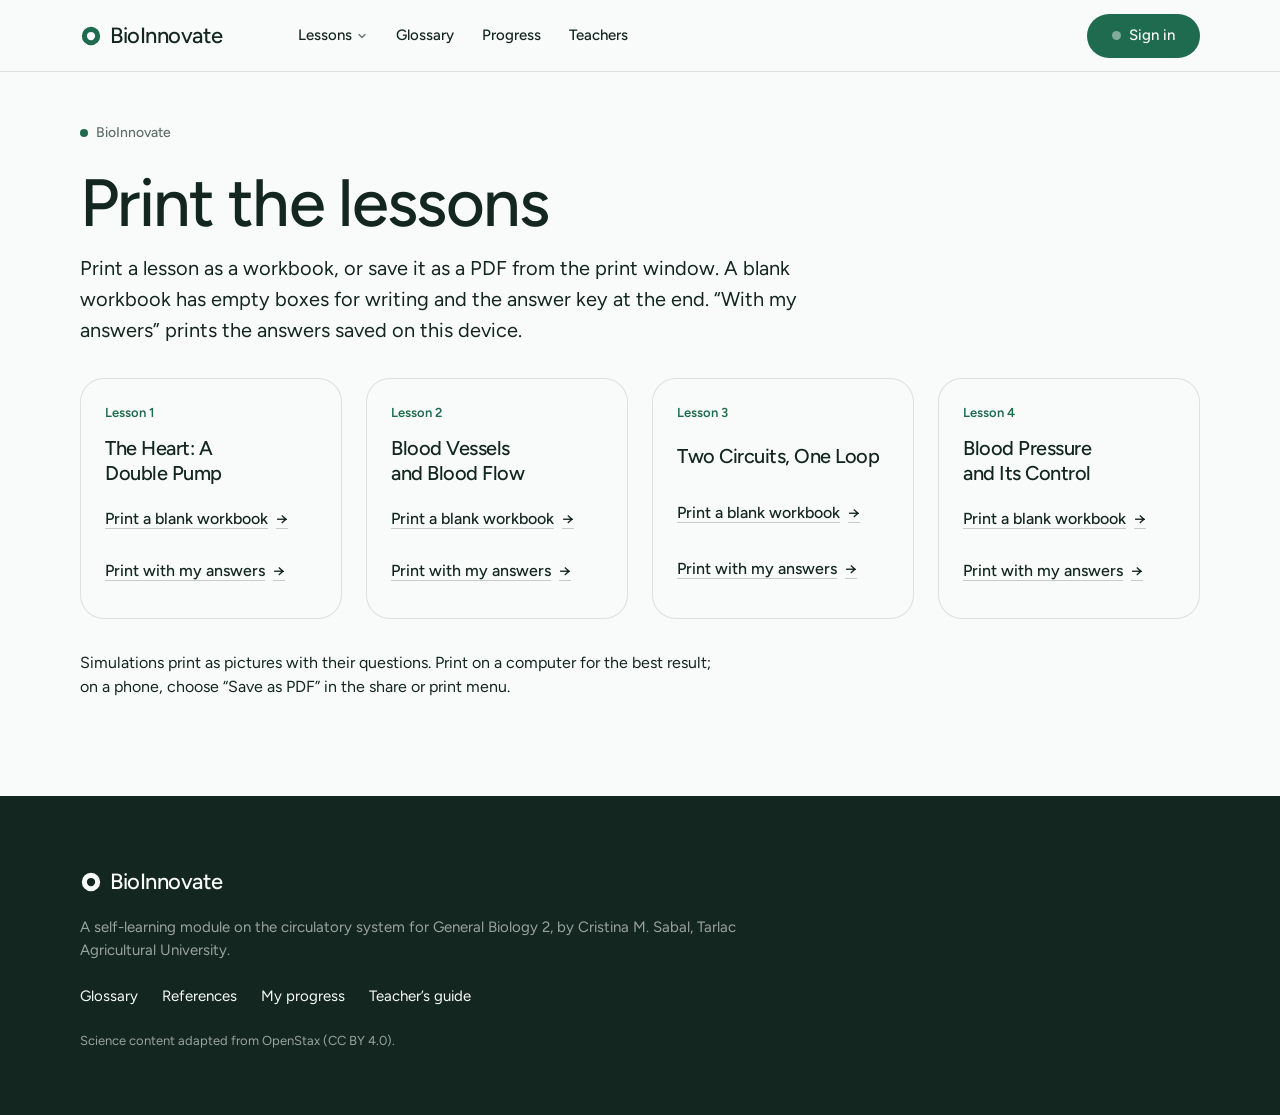
<file: print.html>
<!doctype html>
<html lang="en" data-type="software" data-radius="round" data-buttons="solid">
<head>
<meta charset="utf-8">
<meta name="viewport" content="width=device-width, initial-scale=1">
<title>Print the lessons | BioInnovate</title>
<meta name="description" content="Print the BioInnovate lessons as workbooks or save them as PDF.">
<link rel="icon" href="favicon.svg" type="image/svg+xml">
<meta name="theme-color" content="#f9fbfa">
<link rel="preload" href="fonts/figtree.woff" as="font" type="font/woff" crossorigin>
<link rel="stylesheet" href="assets/system.css?v=177c4fa4"><style>
:root {
  --p-bg: #f9fbfa; --p-surface: #e2f3ea; --p-ink: #13261f; --p-muted: #5f6f68;
  --p-accent: #1f6b4f; --p-accent-ink: #f9fbfa; --p-action: #1f6b4f; --p-action-ink: #f9fbfa;
  --p-inv-bg: #13261f; --p-inv-surface: #21332c; --p-inv-ink: #f9fbfa; --p-inv-muted: #99a39f;
  --p-inv-accent: #f9fbfa; --p-inv-accent-ink: #13261f; --p-inv-action: #f9fbfa; --p-inv-action-ink: #13261f;
  --font-display: "Figtree", system-ui, sans-serif;
  --font-text: "Figtree", system-ui, sans-serif;
  --display-weight: 500;
  --display-tracking: -0.025em;
  --display-tracking-xl: -0.035em;
}
</style><link rel="stylesheet" href="css/site.css?v=15fbfea0"><link rel="stylesheet" href="css/sim.css?v=e1817dd1"><link rel="stylesheet" href="css/lesson.css?v=179b216e"><link rel="stylesheet" href="css/simx.css?v=d75a1b41">
</head>
<body class="lesson-page doc-page">
<header class="nav"><div class="wrap nav__bar"><a class="skip-link" href="#main">Skip to content</a><a class="nav__logo" href="index.html"><span class="mark" data-mark="ring" aria-hidden="true"></span>BioInnovate</a><nav class="nav__links" aria-label="Main"><div class="nav__item"><a class="nav__link" href="index.html#lessons">Lessons <svg class="chev" viewBox="0 0 12 12" aria-hidden="true"><path d="M3 4.5l3 3 3-3" fill="none" stroke="currentColor" stroke-width="1.5" stroke-linecap="round" stroke-linejoin="round"/></svg></a><div class="nav__menu"><div class="wrap grid"><div class="menu-col span-3"><p class="t-label">Sessions 1 to 4</p><a href="lesson-1.html">The Heart: A Double Pump<span>Chambers, valves, one beat</span></a><a href="lesson-2.html">Blood Vessels and Blood Flow<span>Pressure, speed, resistance</span></a></div><div class="menu-col span-3"><p class="t-label">Sessions 5 to 8</p><a href="lesson-3.html">Two Circuits, One Loop<span>The lungs, the body, real color</span></a><a href="lesson-4.html">Blood Pressure and Its Control<span>Readings and how they change</span></a></div></div></div></div><div class="nav__item"><a class="nav__link" href="glossary.html">Glossary</a></div><div class="nav__item"><a class="nav__link" href="progress.html">Progress</a></div><div class="nav__item"><a class="nav__link" href="teacher.html">Teachers</a></div></nav><div class="nav__actions"><button type="button" class="btn btn--secondary js-present" hidden>Present</button></div><button class="nav__toggle" type="button" aria-expanded="false" aria-label="Menu"><svg width="18" height="18" viewBox="0 0 18 18" aria-hidden="true"><path d="M2 5h14M2 13h14" stroke="currentColor" stroke-width="1.6" stroke-linecap="round"/></svg></button></div></header><main id="main" class="doc wrap"><p class="lp-head__k"><span class="dot" aria-hidden="true"></span>BioInnovate</p><h1>Print the lessons</h1><p class="doc__lead">Print a lesson as a workbook, or save it as a PDF from the print window. A blank workbook has empty boxes for writing and the answer key at the end. “With my answers” prints the answers saved on this device.</p><ol class="pr-cards"><li class="pr-card"><p class="prog-card__k">Lesson 1</p><h2>The Heart: A Double Pump</h2><p class="pr-links"><a class="link" href="lesson-1.html?print=blank">Print a blank workbook</a><a class="link" href="lesson-1.html?print=mine">Print with my answers</a></p></li><li class="pr-card"><p class="prog-card__k">Lesson 2</p><h2>Blood Vessels and Blood Flow</h2><p class="pr-links"><a class="link" href="lesson-2.html?print=blank">Print a blank workbook</a><a class="link" href="lesson-2.html?print=mine">Print with my answers</a></p></li><li class="pr-card"><p class="prog-card__k">Lesson 3</p><h2>Two Circuits, One Loop</h2><p class="pr-links"><a class="link" href="lesson-3.html?print=blank">Print a blank workbook</a><a class="link" href="lesson-3.html?print=mine">Print with my answers</a></p></li><li class="pr-card"><p class="prog-card__k">Lesson 4</p><h2>Blood Pressure and Its Control</h2><p class="pr-links"><a class="link" href="lesson-4.html?print=blank">Print a blank workbook</a><a class="link" href="lesson-4.html?print=mine">Print with my answers</a></p></li></ol><p class="doc-note">Simulations print as pictures with their questions. Print on a computer for the best result; on a phone, choose “Save as PDF” in the share or print menu.</p></main><footer class="lfoot"><div class="wrap lfoot__in"><p><a class="nav__logo" href="index.html"><span class="mark" data-mark="ring" aria-hidden="true"></span>BioInnovate</a></p><p>A self-learning module on the circulatory system for General Biology 2, by Cristina M. Sabal, Tarlac Agricultural University.</p><p class="lfoot__links"><a href="glossary.html">Glossary</a><a href="references.html">References</a><a href="progress.html">My progress</a><a href="teacher.html">Teacher’s guide</a></p><p class="lfoot__small">Science content adapted from OpenStax (CC BY 4.0).</p></div></footer><script type="module" src="assets/system.js?v=bcc86e83"></script>
<script src="js/config.js?v=75acc2ae"></script>
<script src="js/glossary.js?v=b7dfad70"></script>
<script src="js/manifest.js?v=ac7e95cc"></script>
<script src="js/merge.js?v=f2baf804"></script>
<script src="js/store.js?v=6a0e2a6c"></script>
<script src="js/sync.js?v=ca7c0572"></script>
<script src="js/site.js?v=ff5bd797"></script>
<script src="js/lesson.js?v=64d283b3"></script>
</body>
</html>
</file>
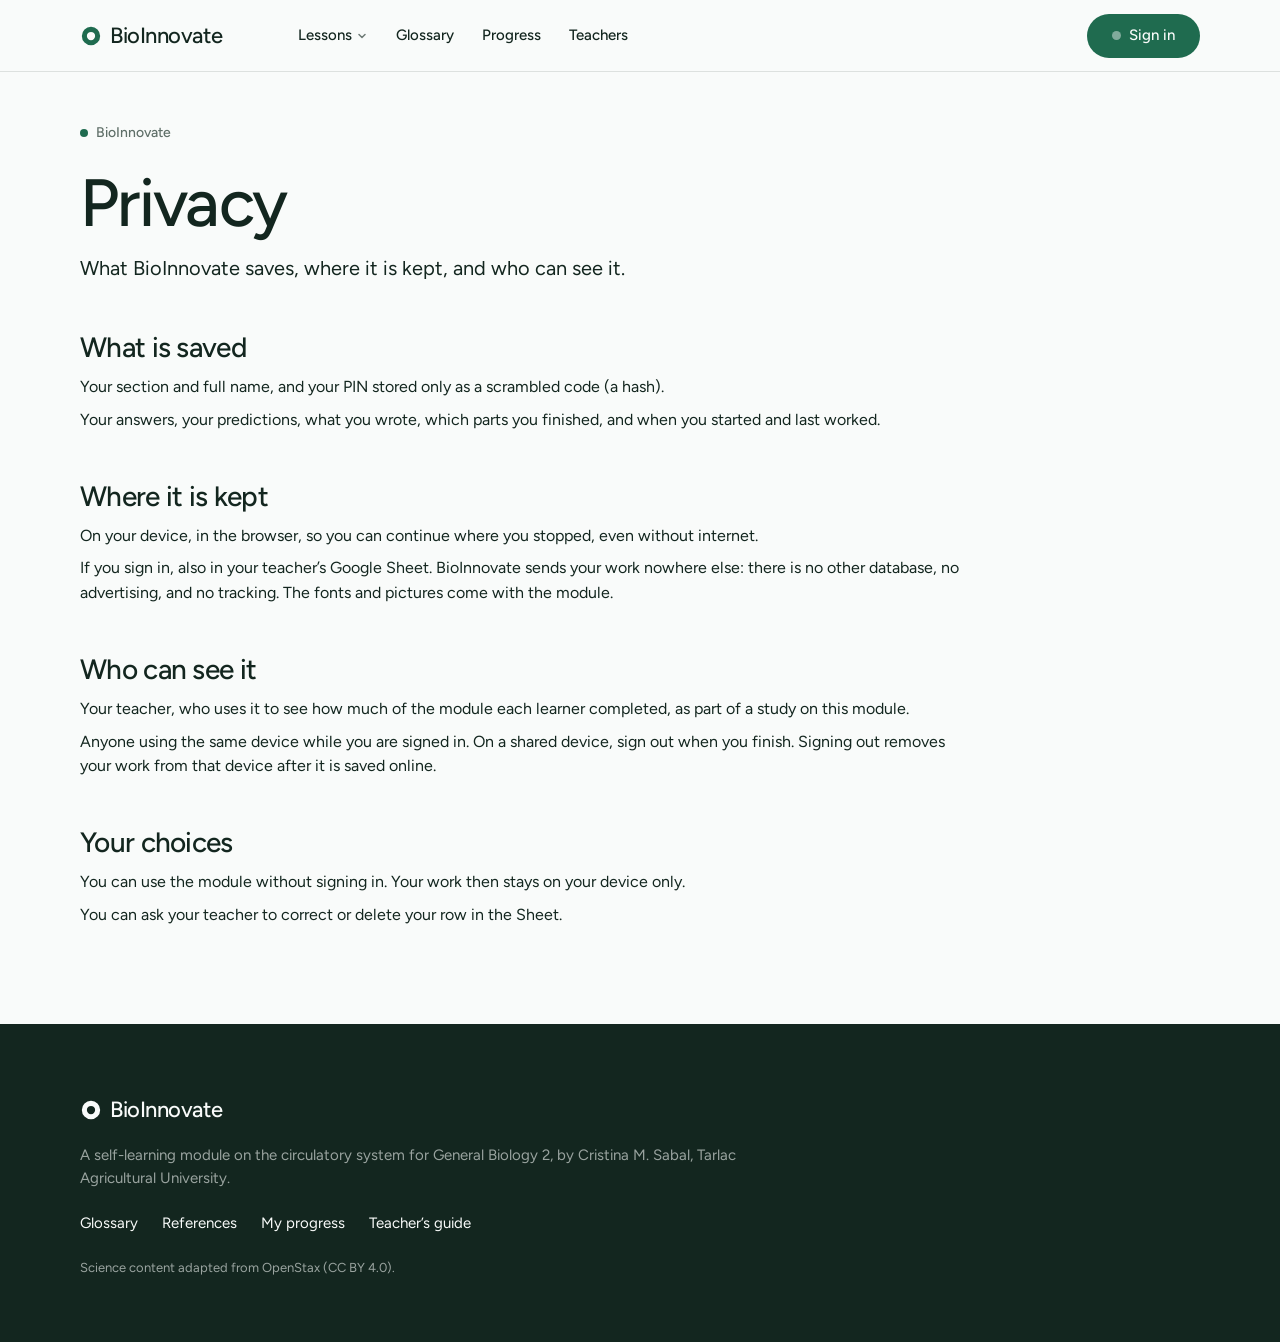
<file: privacy.html>
<!doctype html>
<html lang="en" data-type="software" data-radius="round" data-buttons="solid">
<head>
<meta charset="utf-8">
<meta name="viewport" content="width=device-width, initial-scale=1">
<title>Privacy | BioInnovate</title>
<meta name="description" content="What BioInnovate saves about a student, where it is kept, and who can see it.">
<link rel="icon" href="favicon.svg" type="image/svg+xml">
<meta name="theme-color" content="#f9fbfa">
<link rel="preload" href="fonts/figtree.woff" as="font" type="font/woff" crossorigin>
<link rel="stylesheet" href="assets/system.css?v=177c4fa4"><style>
:root {
  --p-bg: #f9fbfa; --p-surface: #e2f3ea; --p-ink: #13261f; --p-muted: #5f6f68;
  --p-accent: #1f6b4f; --p-accent-ink: #f9fbfa; --p-action: #1f6b4f; --p-action-ink: #f9fbfa;
  --p-inv-bg: #13261f; --p-inv-surface: #21332c; --p-inv-ink: #f9fbfa; --p-inv-muted: #99a39f;
  --p-inv-accent: #f9fbfa; --p-inv-accent-ink: #13261f; --p-inv-action: #f9fbfa; --p-inv-action-ink: #13261f;
  --font-display: "Figtree", system-ui, sans-serif;
  --font-text: "Figtree", system-ui, sans-serif;
  --display-weight: 500;
  --display-tracking: -0.025em;
  --display-tracking-xl: -0.035em;
}
</style><link rel="stylesheet" href="css/site.css?v=15fbfea0"><link rel="stylesheet" href="css/sim.css?v=e1817dd1"><link rel="stylesheet" href="css/lesson.css?v=179b216e"><link rel="stylesheet" href="css/simx.css?v=d75a1b41">
</head>
<body class="lesson-page doc-page">
<header class="nav"><div class="wrap nav__bar"><a class="skip-link" href="#main">Skip to content</a><a class="nav__logo" href="index.html"><span class="mark" data-mark="ring" aria-hidden="true"></span>BioInnovate</a><nav class="nav__links" aria-label="Main"><div class="nav__item"><a class="nav__link" href="index.html#lessons">Lessons <svg class="chev" viewBox="0 0 12 12" aria-hidden="true"><path d="M3 4.5l3 3 3-3" fill="none" stroke="currentColor" stroke-width="1.5" stroke-linecap="round" stroke-linejoin="round"/></svg></a><div class="nav__menu"><div class="wrap grid"><div class="menu-col span-3"><p class="t-label">Sessions 1 to 4</p><a href="lesson-1.html">The Heart: A Double Pump<span>Chambers, valves, one beat</span></a><a href="lesson-2.html">Blood Vessels and Blood Flow<span>Pressure, speed, resistance</span></a></div><div class="menu-col span-3"><p class="t-label">Sessions 5 to 8</p><a href="lesson-3.html">Two Circuits, One Loop<span>The lungs, the body, real color</span></a><a href="lesson-4.html">Blood Pressure and Its Control<span>Readings and how they change</span></a></div></div></div></div><div class="nav__item"><a class="nav__link" href="glossary.html">Glossary</a></div><div class="nav__item"><a class="nav__link" href="progress.html">Progress</a></div><div class="nav__item"><a class="nav__link" href="teacher.html">Teachers</a></div></nav><div class="nav__actions"><button type="button" class="btn btn--secondary js-present" hidden>Present</button></div><button class="nav__toggle" type="button" aria-expanded="false" aria-label="Menu"><svg width="18" height="18" viewBox="0 0 18 18" aria-hidden="true"><path d="M2 5h14M2 13h14" stroke="currentColor" stroke-width="1.6" stroke-linecap="round"/></svg></button></div></header><main id="main" class="doc wrap"><p class="lp-head__k"><span class="dot" aria-hidden="true"></span>BioInnovate</p><h1>Privacy</h1><p class="doc__lead">What BioInnovate saves, where it is kept, and who can see it.</p><h2 class="doc-h2">What is saved</h2><ul class="bul"><li>Your section and full name, and your PIN stored only as a scrambled code (a hash).</li><li>Your answers, your predictions, what you wrote, which parts you finished, and when you started and last worked.</li></ul><h2 class="doc-h2">Where it is kept</h2><ul class="bul"><li>On your device, in the browser, so you can continue where you stopped, even without internet.</li><li>If you sign in, also in your teacher’s Google Sheet. BioInnovate sends your work nowhere else: there is no other database, no advertising, and no tracking. The fonts and pictures come with the module.</li></ul><h2 class="doc-h2">Who can see it</h2><ul class="bul"><li>Your teacher, who uses it to see how much of the module each learner completed, as part of a study on this module.</li><li>Anyone using the same device while you are signed in. On a shared device, sign out when you finish. Signing out removes your work from that device after it is saved online.</li></ul><h2 class="doc-h2">Your choices</h2><ul class="bul"><li>You can use the module without signing in. Your work then stays on your device only.</li><li>You can ask your teacher to correct or delete your row in the Sheet.</li></ul></main><footer class="lfoot"><div class="wrap lfoot__in"><p><a class="nav__logo" href="index.html"><span class="mark" data-mark="ring" aria-hidden="true"></span>BioInnovate</a></p><p>A self-learning module on the circulatory system for General Biology 2, by Cristina M. Sabal, Tarlac Agricultural University.</p><p class="lfoot__links"><a href="glossary.html">Glossary</a><a href="references.html">References</a><a href="progress.html">My progress</a><a href="teacher.html">Teacher’s guide</a></p><p class="lfoot__small">Science content adapted from OpenStax (CC BY 4.0).</p></div></footer><script type="module" src="assets/system.js?v=bcc86e83"></script>
<script src="js/config.js?v=75acc2ae"></script>
<script src="js/glossary.js?v=b7dfad70"></script>
<script src="js/manifest.js?v=ac7e95cc"></script>
<script src="js/merge.js?v=f2baf804"></script>
<script src="js/store.js?v=6a0e2a6c"></script>
<script src="js/sync.js?v=ca7c0572"></script>
<script src="js/site.js?v=ff5bd797"></script>
<script src="js/lesson.js?v=64d283b3"></script>
</body>
</html>
</file>
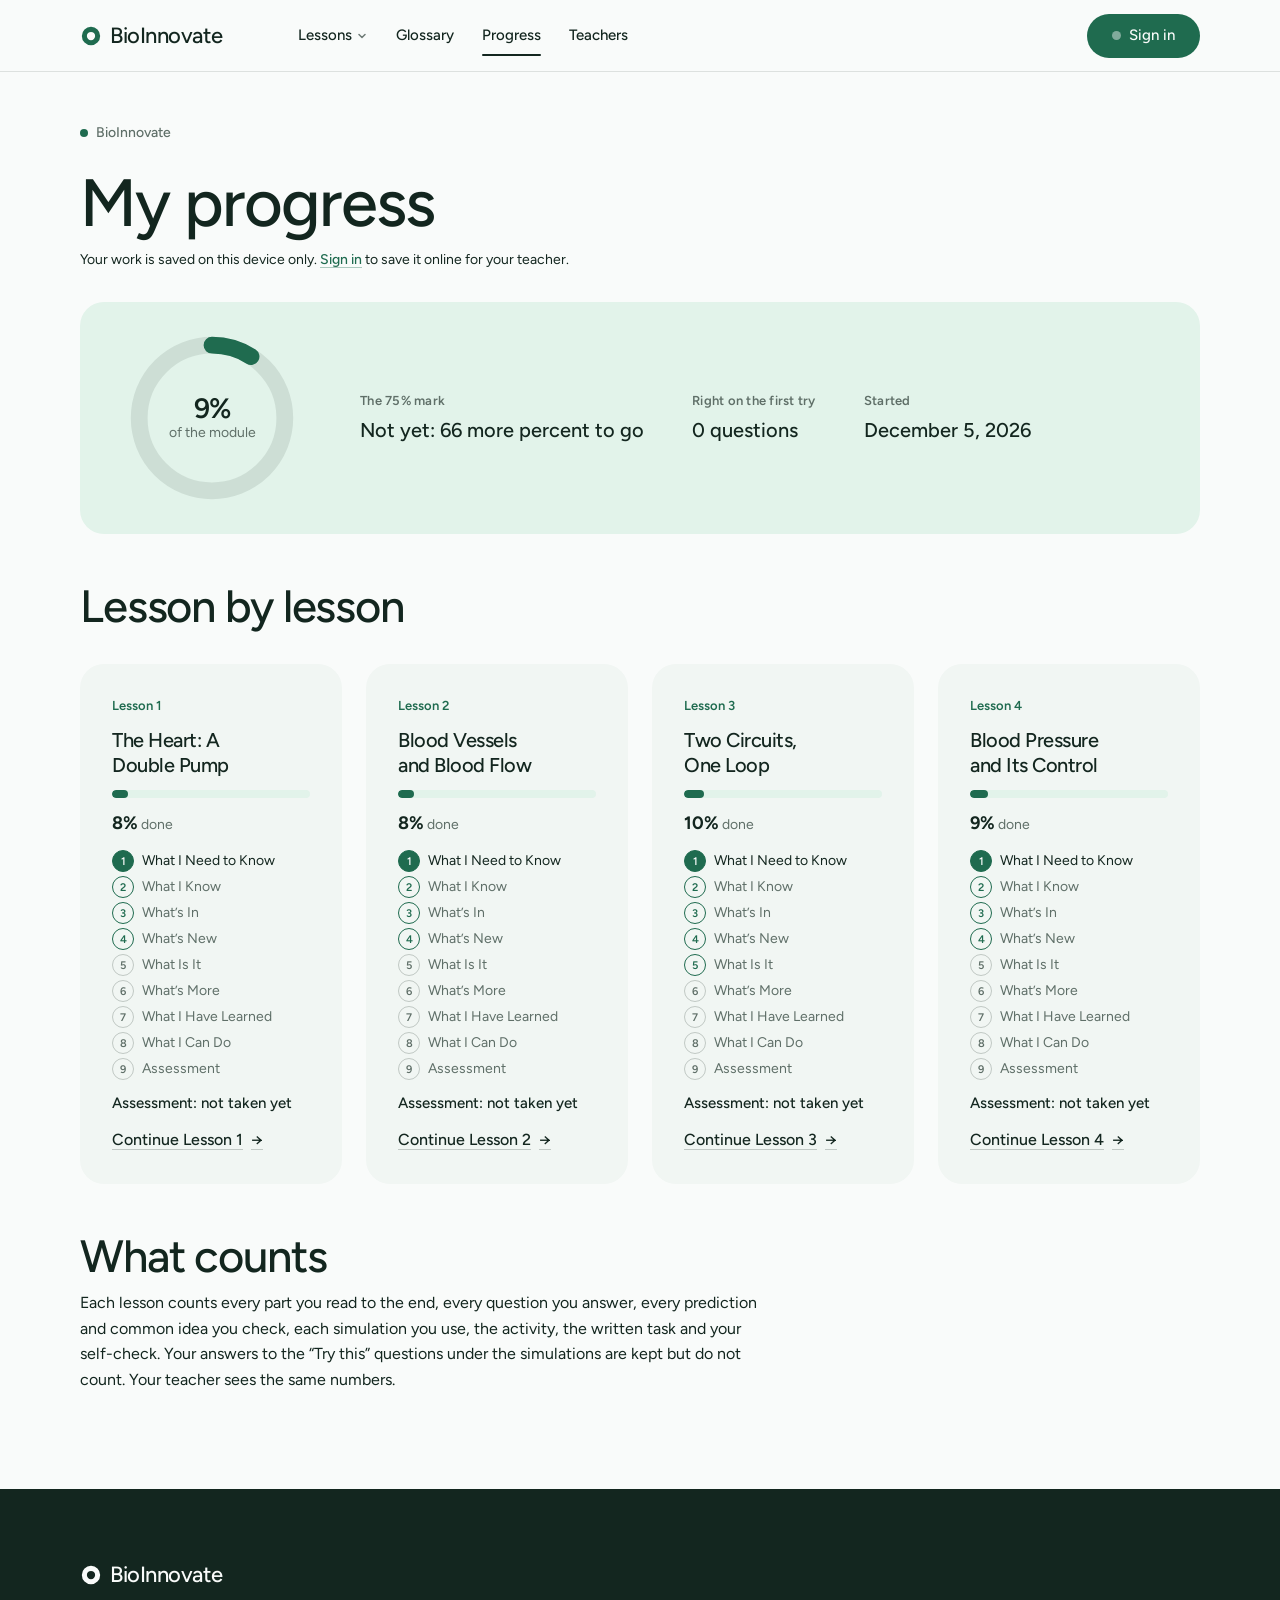
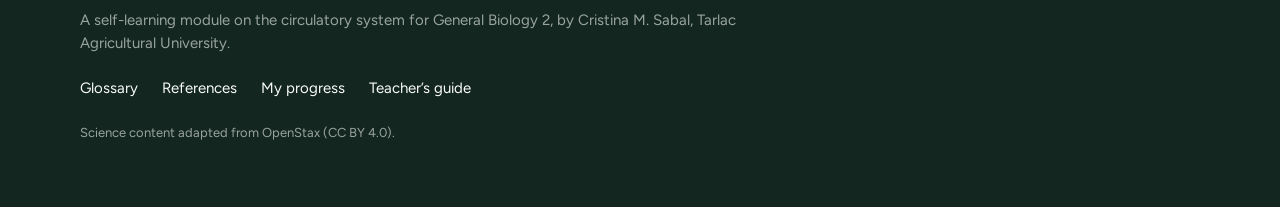
<file: progress.html>
<!doctype html>
<html lang="en" data-type="software" data-radius="round" data-buttons="solid">
<head>
<meta charset="utf-8">
<meta name="viewport" content="width=device-width, initial-scale=1">
<title>My progress | BioInnovate</title>
<meta name="description" content="How much of the BioInnovate module you have completed, lesson by lesson.">
<link rel="icon" href="favicon.svg" type="image/svg+xml">
<meta name="theme-color" content="#f9fbfa">
<link rel="preload" href="fonts/figtree.woff" as="font" type="font/woff" crossorigin>
<link rel="stylesheet" href="assets/system.css?v=177c4fa4"><style>
:root {
  --p-bg: #f9fbfa; --p-surface: #e2f3ea; --p-ink: #13261f; --p-muted: #5f6f68;
  --p-accent: #1f6b4f; --p-accent-ink: #f9fbfa; --p-action: #1f6b4f; --p-action-ink: #f9fbfa;
  --p-inv-bg: #13261f; --p-inv-surface: #21332c; --p-inv-ink: #f9fbfa; --p-inv-muted: #99a39f;
  --p-inv-accent: #f9fbfa; --p-inv-accent-ink: #13261f; --p-inv-action: #f9fbfa; --p-inv-action-ink: #13261f;
  --font-display: "Figtree", system-ui, sans-serif;
  --font-text: "Figtree", system-ui, sans-serif;
  --display-weight: 500;
  --display-tracking: -0.025em;
  --display-tracking-xl: -0.035em;
}
</style><link rel="stylesheet" href="css/site.css?v=15fbfea0"><link rel="stylesheet" href="css/sim.css?v=e1817dd1"><link rel="stylesheet" href="css/lesson.css?v=179b216e"><link rel="stylesheet" href="css/simx.css?v=d75a1b41">
</head>
<body class="lesson-page doc-page prog-page">
<header class="nav"><div class="wrap nav__bar"><a class="skip-link" href="#main">Skip to content</a><a class="nav__logo" href="index.html"><span class="mark" data-mark="ring" aria-hidden="true"></span>BioInnovate</a><nav class="nav__links" aria-label="Main"><div class="nav__item"><a class="nav__link" href="index.html#lessons">Lessons <svg class="chev" viewBox="0 0 12 12" aria-hidden="true"><path d="M3 4.5l3 3 3-3" fill="none" stroke="currentColor" stroke-width="1.5" stroke-linecap="round" stroke-linejoin="round"/></svg></a><div class="nav__menu"><div class="wrap grid"><div class="menu-col span-3"><p class="t-label">Sessions 1 to 4</p><a href="lesson-1.html">The Heart: A Double Pump<span>Chambers, valves, one beat</span></a><a href="lesson-2.html">Blood Vessels and Blood Flow<span>Pressure, speed, resistance</span></a></div><div class="menu-col span-3"><p class="t-label">Sessions 5 to 8</p><a href="lesson-3.html">Two Circuits, One Loop<span>The lungs, the body, real color</span></a><a href="lesson-4.html">Blood Pressure and Its Control<span>Readings and how they change</span></a></div></div></div></div><div class="nav__item"><a class="nav__link" href="glossary.html">Glossary</a></div><div class="nav__item"><a class="nav__link" href="progress.html" aria-current="page">Progress</a></div><div class="nav__item"><a class="nav__link" href="teacher.html">Teachers</a></div></nav><div class="nav__actions"><button type="button" class="btn btn--secondary js-present" hidden>Present</button></div><button class="nav__toggle" type="button" aria-expanded="false" aria-label="Menu"><svg width="18" height="18" viewBox="0 0 18 18" aria-hidden="true"><path d="M2 5h14M2 13h14" stroke="currentColor" stroke-width="1.6" stroke-linecap="round"/></svg></button></div></header><main id="main" class="doc wrap prog"><p class="lp-head__k"><span class="dot" aria-hidden="true"></span>BioInnovate</p><h1>My progress</h1><p class="lp-sync" hidden></p><div class="prog-sum"><div class="prog-top"><div class="prog-ring"><svg viewBox="0 0 120 120" aria-hidden="true"><circle cx="60" cy="60" r="52" class="prog-ring__bg"/><circle cx="60" cy="60" r="52" class="prog-ring__fg"/></svg><p><b id="prog-all">0%</b><span>of the module</span></p></div><dl class="prog-facts"><div><dt>The 75% mark</dt><dd class="prog-meets">Not yet</dd></div><div><dt>Right on the first try</dt><dd class="prog-first">0 questions</dd></div><div><dt>Started</dt><dd class="prog-start">Not yet</dd></div></dl></div></div><h2 class="prog-lessons-h">Lesson by lesson</h2><div class="prog-cards grid"><article class="prog-card" data-lesson="1"><p class="prog-card__k">Lesson 1</p><h3>The Heart: A Double Pump</h3><div class="prog-bar"><i></i></div><p class="prog-card__pct"><b>0%</b> done</p><ol class="prog-parts" aria-label="The nine parts"></ol><p class="prog-card__score"></p><a class="link prog-card__go" href="lesson-1.html">Open Lesson 1</a></article><article class="prog-card" data-lesson="2"><p class="prog-card__k">Lesson 2</p><h3>Blood Vessels and Blood Flow</h3><div class="prog-bar"><i></i></div><p class="prog-card__pct"><b>0%</b> done</p><ol class="prog-parts" aria-label="The nine parts"></ol><p class="prog-card__score"></p><a class="link prog-card__go" href="lesson-2.html">Open Lesson 2</a></article><article class="prog-card" data-lesson="3"><p class="prog-card__k">Lesson 3</p><h3>Two Circuits, One Loop</h3><div class="prog-bar"><i></i></div><p class="prog-card__pct"><b>0%</b> done</p><ol class="prog-parts" aria-label="The nine parts"></ol><p class="prog-card__score"></p><a class="link prog-card__go" href="lesson-3.html">Open Lesson 3</a></article><article class="prog-card" data-lesson="4"><p class="prog-card__k">Lesson 4</p><h3>Blood Pressure and Its Control</h3><div class="prog-bar"><i></i></div><p class="prog-card__pct"><b>0%</b> done</p><ol class="prog-parts" aria-label="The nine parts"></ol><p class="prog-card__score"></p><a class="link prog-card__go" href="lesson-4.html">Open Lesson 4</a></article></div><div class="prog-how"><h2>What counts</h2><p>Each lesson counts every part you read to the end, every question you answer, every prediction and common idea you check, each simulation you use, the activity, the written task and your self-check. Your answers to the “Try this” questions under the simulations are kept but do not count. Your teacher sees the same numbers.</p></div></main><footer class="lfoot"><div class="wrap lfoot__in"><p><a class="nav__logo" href="index.html"><span class="mark" data-mark="ring" aria-hidden="true"></span>BioInnovate</a></p><p>A self-learning module on the circulatory system for General Biology 2, by Cristina M. Sabal, Tarlac Agricultural University.</p><p class="lfoot__links"><a href="glossary.html">Glossary</a><a href="references.html">References</a><a href="progress.html">My progress</a><a href="teacher.html">Teacher’s guide</a></p><p class="lfoot__small">Science content adapted from OpenStax (CC BY 4.0).</p></div></footer><script type="module" src="assets/system.js?v=bcc86e83"></script>
<script src="js/config.js?v=75acc2ae"></script>
<script src="js/glossary.js?v=b7dfad70"></script>
<script src="js/manifest.js?v=ac7e95cc"></script>
<script src="js/merge.js?v=f2baf804"></script>
<script src="js/store.js?v=6a0e2a6c"></script>
<script src="js/sync.js?v=ca7c0572"></script>
<script src="js/site.js?v=ff5bd797"></script>
<script src="js/progress.js?v=e88f20bf"></script>
</body>
</html>
</file>
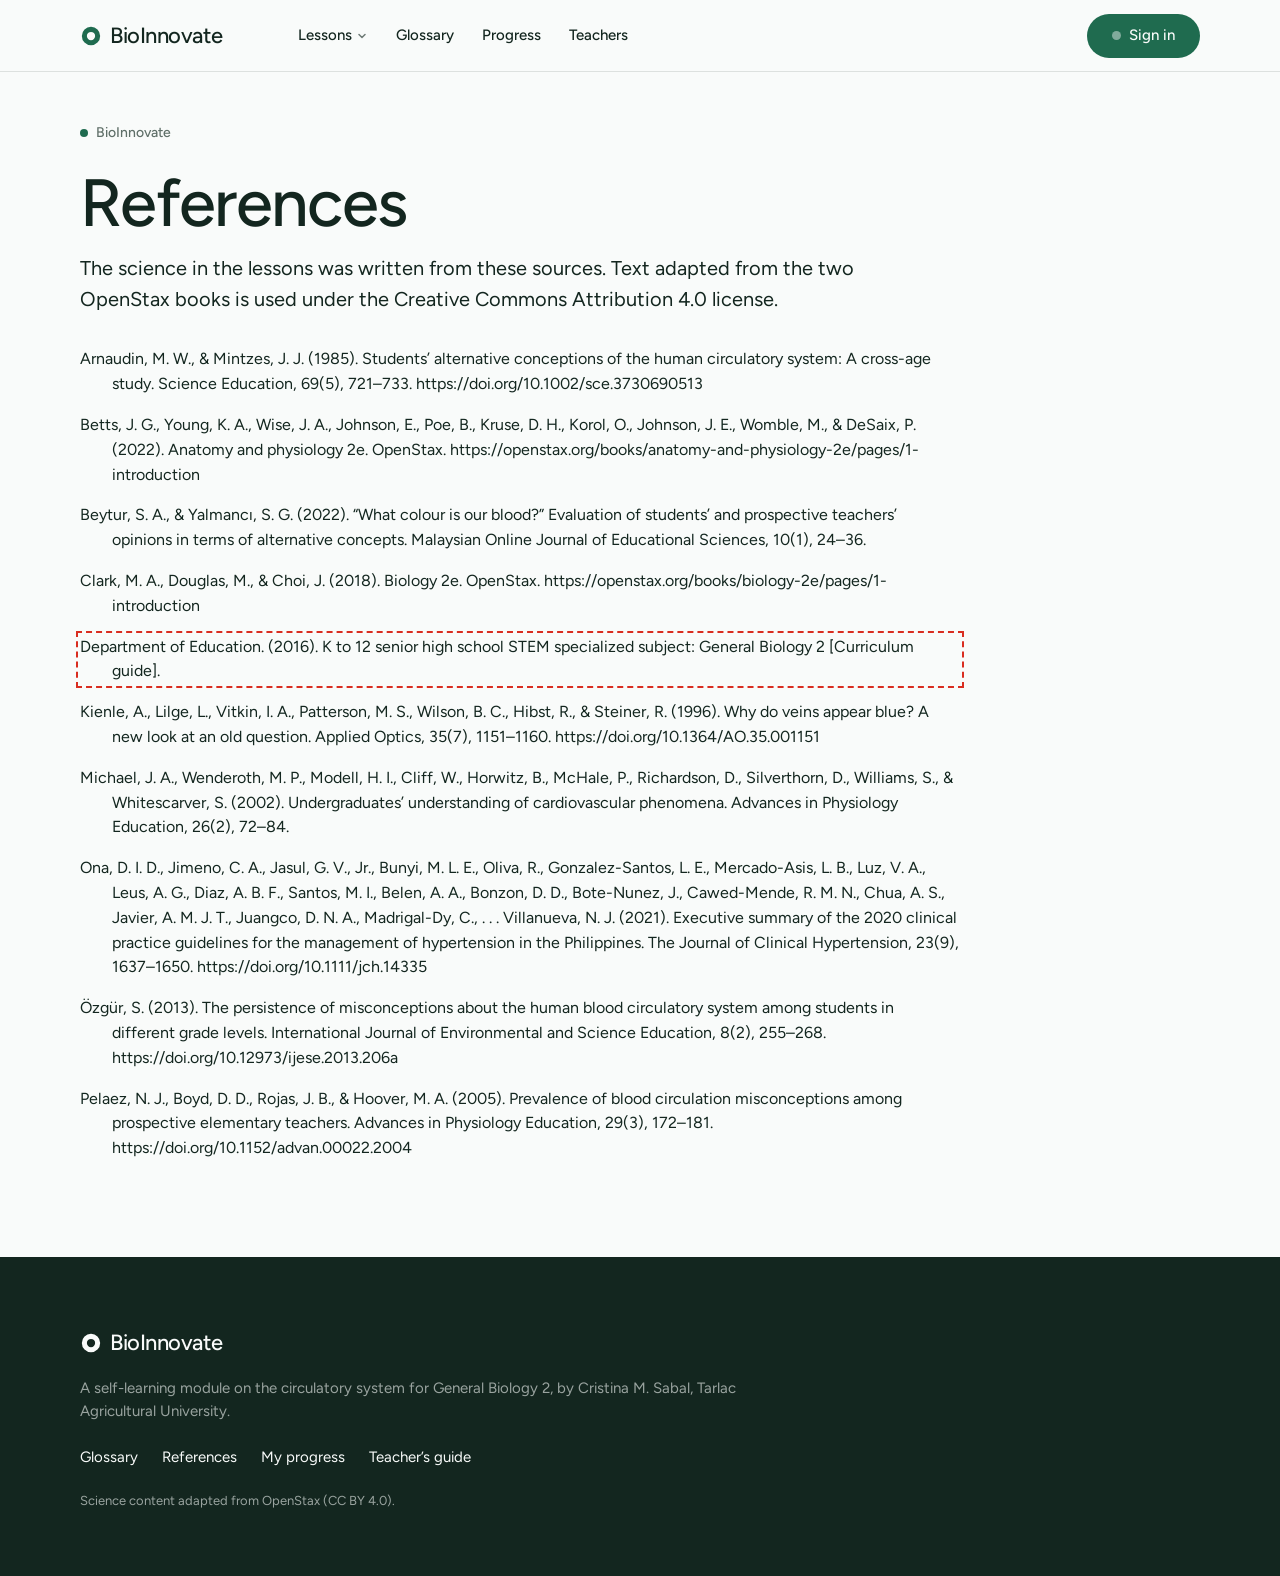
<file: references.html>
<!doctype html>
<html lang="en" data-type="software" data-radius="round" data-buttons="solid">
<head>
<meta charset="utf-8">
<meta name="viewport" content="width=device-width, initial-scale=1">
<title>References | BioInnovate</title>
<meta name="description" content="Sources used to write the BioInnovate module.">
<link rel="icon" href="favicon.svg" type="image/svg+xml">
<meta name="theme-color" content="#f9fbfa">
<link rel="preload" href="fonts/figtree.woff" as="font" type="font/woff" crossorigin>
<link rel="stylesheet" href="assets/system.css?v=177c4fa4"><style>
:root {
  --p-bg: #f9fbfa; --p-surface: #e2f3ea; --p-ink: #13261f; --p-muted: #5f6f68;
  --p-accent: #1f6b4f; --p-accent-ink: #f9fbfa; --p-action: #1f6b4f; --p-action-ink: #f9fbfa;
  --p-inv-bg: #13261f; --p-inv-surface: #21332c; --p-inv-ink: #f9fbfa; --p-inv-muted: #99a39f;
  --p-inv-accent: #f9fbfa; --p-inv-accent-ink: #13261f; --p-inv-action: #f9fbfa; --p-inv-action-ink: #13261f;
  --font-display: "Figtree", system-ui, sans-serif;
  --font-text: "Figtree", system-ui, sans-serif;
  --display-weight: 500;
  --display-tracking: -0.025em;
  --display-tracking-xl: -0.035em;
}
</style><link rel="stylesheet" href="css/site.css?v=15fbfea0"><link rel="stylesheet" href="css/sim.css?v=e1817dd1"><link rel="stylesheet" href="css/lesson.css?v=179b216e"><link rel="stylesheet" href="css/simx.css?v=d75a1b41">
</head>
<body class="lesson-page doc-page">
<header class="nav"><div class="wrap nav__bar"><a class="skip-link" href="#main">Skip to content</a><a class="nav__logo" href="index.html"><span class="mark" data-mark="ring" aria-hidden="true"></span>BioInnovate</a><nav class="nav__links" aria-label="Main"><div class="nav__item"><a class="nav__link" href="index.html#lessons">Lessons <svg class="chev" viewBox="0 0 12 12" aria-hidden="true"><path d="M3 4.5l3 3 3-3" fill="none" stroke="currentColor" stroke-width="1.5" stroke-linecap="round" stroke-linejoin="round"/></svg></a><div class="nav__menu"><div class="wrap grid"><div class="menu-col span-3"><p class="t-label">Sessions 1 to 4</p><a href="lesson-1.html">The Heart: A Double Pump<span>Chambers, valves, one beat</span></a><a href="lesson-2.html">Blood Vessels and Blood Flow<span>Pressure, speed, resistance</span></a></div><div class="menu-col span-3"><p class="t-label">Sessions 5 to 8</p><a href="lesson-3.html">Two Circuits, One Loop<span>The lungs, the body, real color</span></a><a href="lesson-4.html">Blood Pressure and Its Control<span>Readings and how they change</span></a></div></div></div></div><div class="nav__item"><a class="nav__link" href="glossary.html">Glossary</a></div><div class="nav__item"><a class="nav__link" href="progress.html">Progress</a></div><div class="nav__item"><a class="nav__link" href="teacher.html">Teachers</a></div></nav><div class="nav__actions"><button type="button" class="btn btn--secondary js-present" hidden>Present</button></div><button class="nav__toggle" type="button" aria-expanded="false" aria-label="Menu"><svg width="18" height="18" viewBox="0 0 18 18" aria-hidden="true"><path d="M2 5h14M2 13h14" stroke="currentColor" stroke-width="1.6" stroke-linecap="round"/></svg></button></div></header><main id="main" class="doc wrap"><p class="lp-head__k"><span class="dot" aria-hidden="true"></span>BioInnovate</p><h1>References</h1><p class="doc__lead">The science in the lessons was written from these sources. Text adapted from the two OpenStax books is used under the Creative Commons Attribution 4.0 license.</p><ol class="refs"><li>Arnaudin, M. W., &amp; Mintzes, J. J. (1985). Students’ alternative conceptions of the human circulatory system: A cross-age study. Science Education, 69(5), 721–733. <a href="https://doi.org/10.1002/sce.3730690513">https://doi.org/10.1002/sce.3730690513</a></li><li>Betts, J. G., Young, K. A., Wise, J. A., Johnson, E., Poe, B., Kruse, D. H., Korol, O., Johnson, J. E., Womble, M., &amp; DeSaix, P. (2022). Anatomy and physiology 2e. OpenStax. <a href="https://openstax.org/books/anatomy-and-physiology-2e/pages/1-introduction">https://openstax.org/books/anatomy-and-physiology-2e/pages/1-introduction</a></li><li>Beytur, S. A., &amp; Yalmancı, S. G. (2022). “What colour is our blood?” Evaluation of students’ and prospective teachers’ opinions in terms of alternative concepts. Malaysian Online Journal of Educational Sciences, 10(1), 24–36.</li><li>Clark, M. A., Douglas, M., &amp; Choi, J. (2018). Biology 2e. OpenStax. <a href="https://openstax.org/books/biology-2e/pages/1-introduction">https://openstax.org/books/biology-2e/pages/1-introduction</a></li><li>Department of Education. (2016). K to 12 senior high school STEM specialized subject: General Biology 2 [Curriculum guide].</li><li>Kienle, A., Lilge, L., Vitkin, I. A., Patterson, M. S., Wilson, B. C., Hibst, R., &amp; Steiner, R. (1996). Why do veins appear blue? A new look at an old question. Applied Optics, 35(7), 1151–1160. <a href="https://doi.org/10.1364/AO.35.001151">https://doi.org/10.1364/AO.35.001151</a></li><li>Michael, J. A., Wenderoth, M. P., Modell, H. I., Cliff, W., Horwitz, B., McHale, P., Richardson, D., Silverthorn, D., Williams, S., &amp; Whitescarver, S. (2002). Undergraduates’ understanding of cardiovascular phenomena. Advances in Physiology Education, 26(2), 72–84.</li><li>Ona, D. I. D., Jimeno, C. A., Jasul, G. V., Jr., Bunyi, M. L. E., Oliva, R., Gonzalez-Santos, L. E., Mercado-Asis, L. B., Luz, V. A., Leus, A. G., Diaz, A. B. F., Santos, M. I., Belen, A. A., Bonzon, D. D., Bote-Nunez, J., Cawed-Mende, R. M. N., Chua, A. S., Javier, A. M. J. T., Juangco, D. N. A., Madrigal-Dy, C., . . . Villanueva, N. J. (2021). Executive summary of the 2020 clinical practice guidelines for the management of hypertension in the Philippines. The Journal of Clinical Hypertension, 23(9), 1637–1650. <a href="https://doi.org/10.1111/jch.14335">https://doi.org/10.1111/jch.14335</a></li><li>Özgür, S. (2013). The persistence of misconceptions about the human blood circulatory system among students in different grade levels. International Journal of Environmental and Science Education, 8(2), 255–268. <a href="https://doi.org/10.12973/ijese.2013.206a">https://doi.org/10.12973/ijese.2013.206a</a></li><li>Pelaez, N. J., Boyd, D. D., Rojas, J. B., &amp; Hoover, M. A. (2005). Prevalence of blood circulation misconceptions among prospective elementary teachers. Advances in Physiology Education, 29(3), 172–181. <a href="https://doi.org/10.1152/advan.00022.2004">https://doi.org/10.1152/advan.00022.2004</a></li></ol></main><footer class="lfoot"><div class="wrap lfoot__in"><p><a class="nav__logo" href="index.html"><span class="mark" data-mark="ring" aria-hidden="true"></span>BioInnovate</a></p><p>A self-learning module on the circulatory system for General Biology 2, by Cristina M. Sabal, Tarlac Agricultural University.</p><p class="lfoot__links"><a href="glossary.html">Glossary</a><a href="references.html">References</a><a href="progress.html">My progress</a><a href="teacher.html">Teacher’s guide</a></p><p class="lfoot__small">Science content adapted from OpenStax (CC BY 4.0).</p></div></footer><script type="module" src="assets/system.js?v=bcc86e83"></script>
<script src="js/config.js?v=75acc2ae"></script>
<script src="js/glossary.js?v=b7dfad70"></script>
<script src="js/manifest.js?v=ac7e95cc"></script>
<script src="js/merge.js?v=f2baf804"></script>
<script src="js/store.js?v=6a0e2a6c"></script>
<script src="js/sync.js?v=ca7c0572"></script>
<script src="js/site.js?v=ff5bd797"></script>
<script src="js/lesson.js?v=64d283b3"></script>
</body>
</html>
</file>
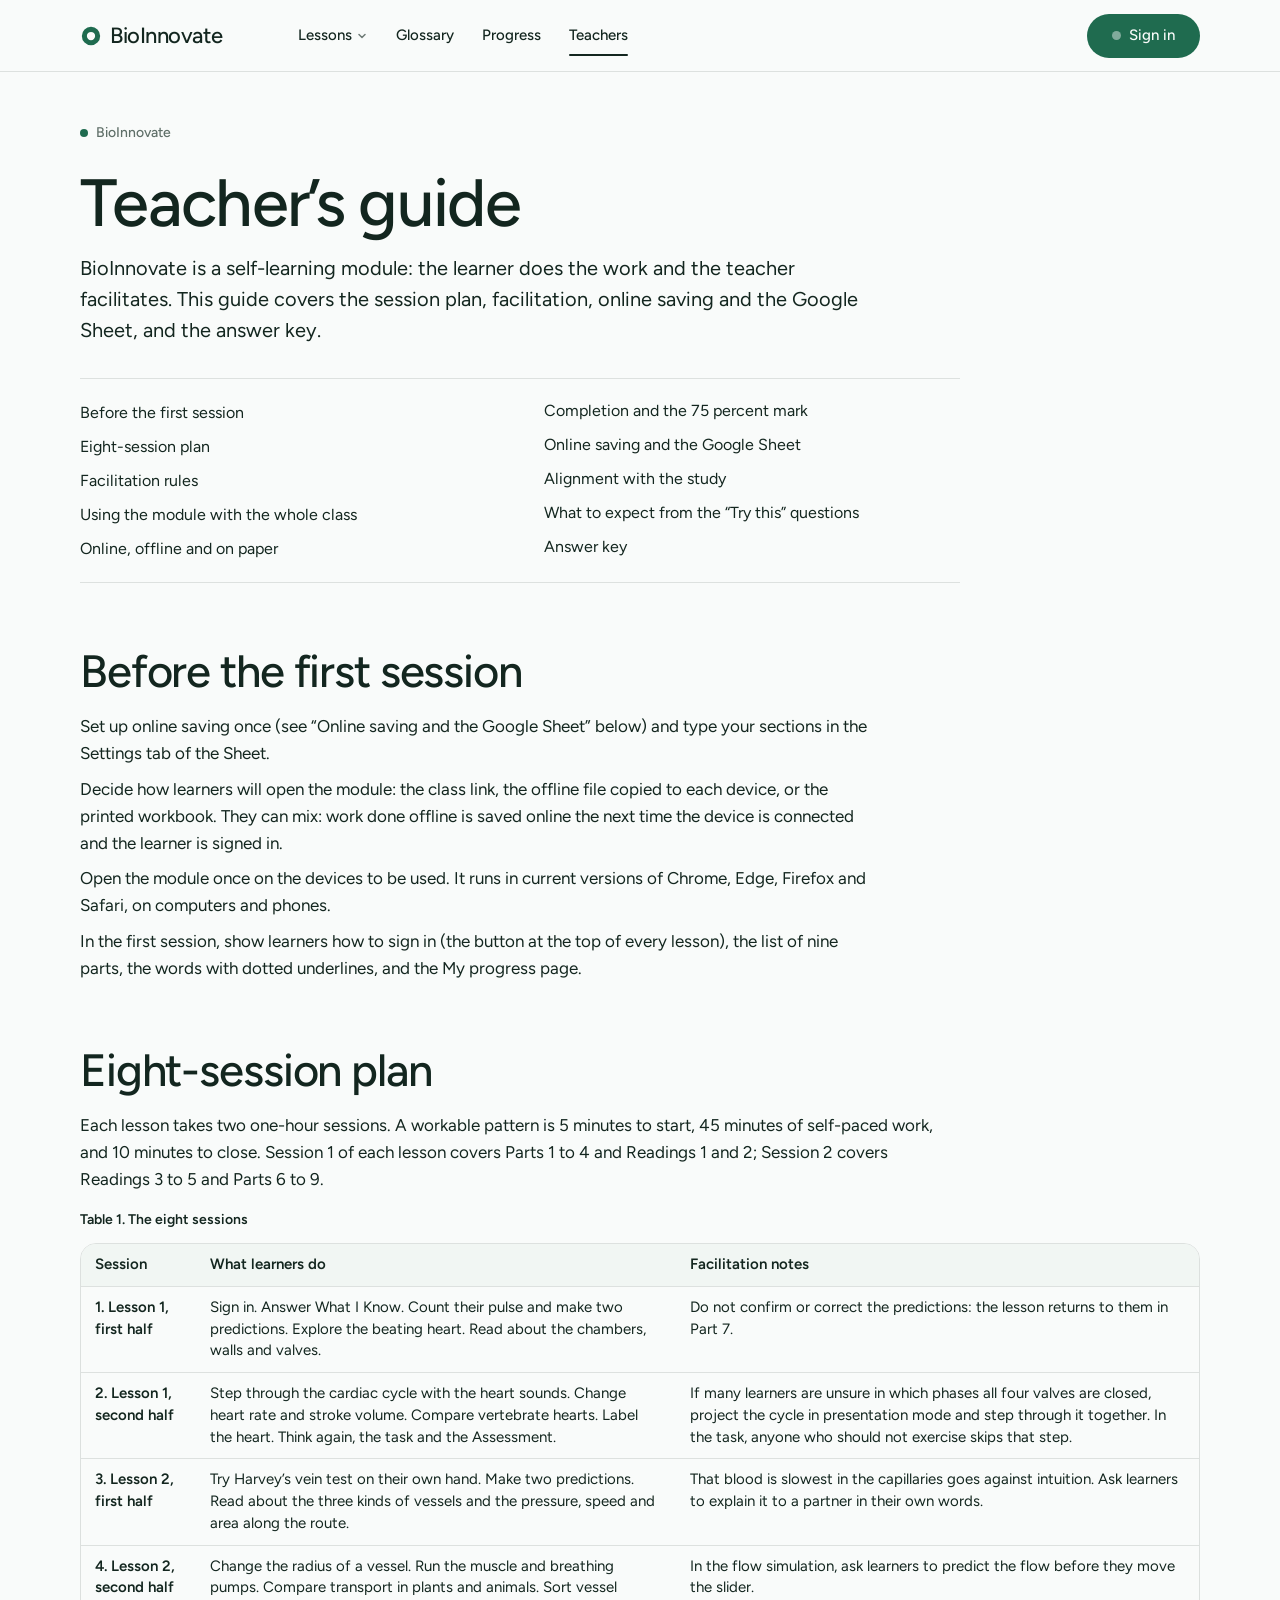
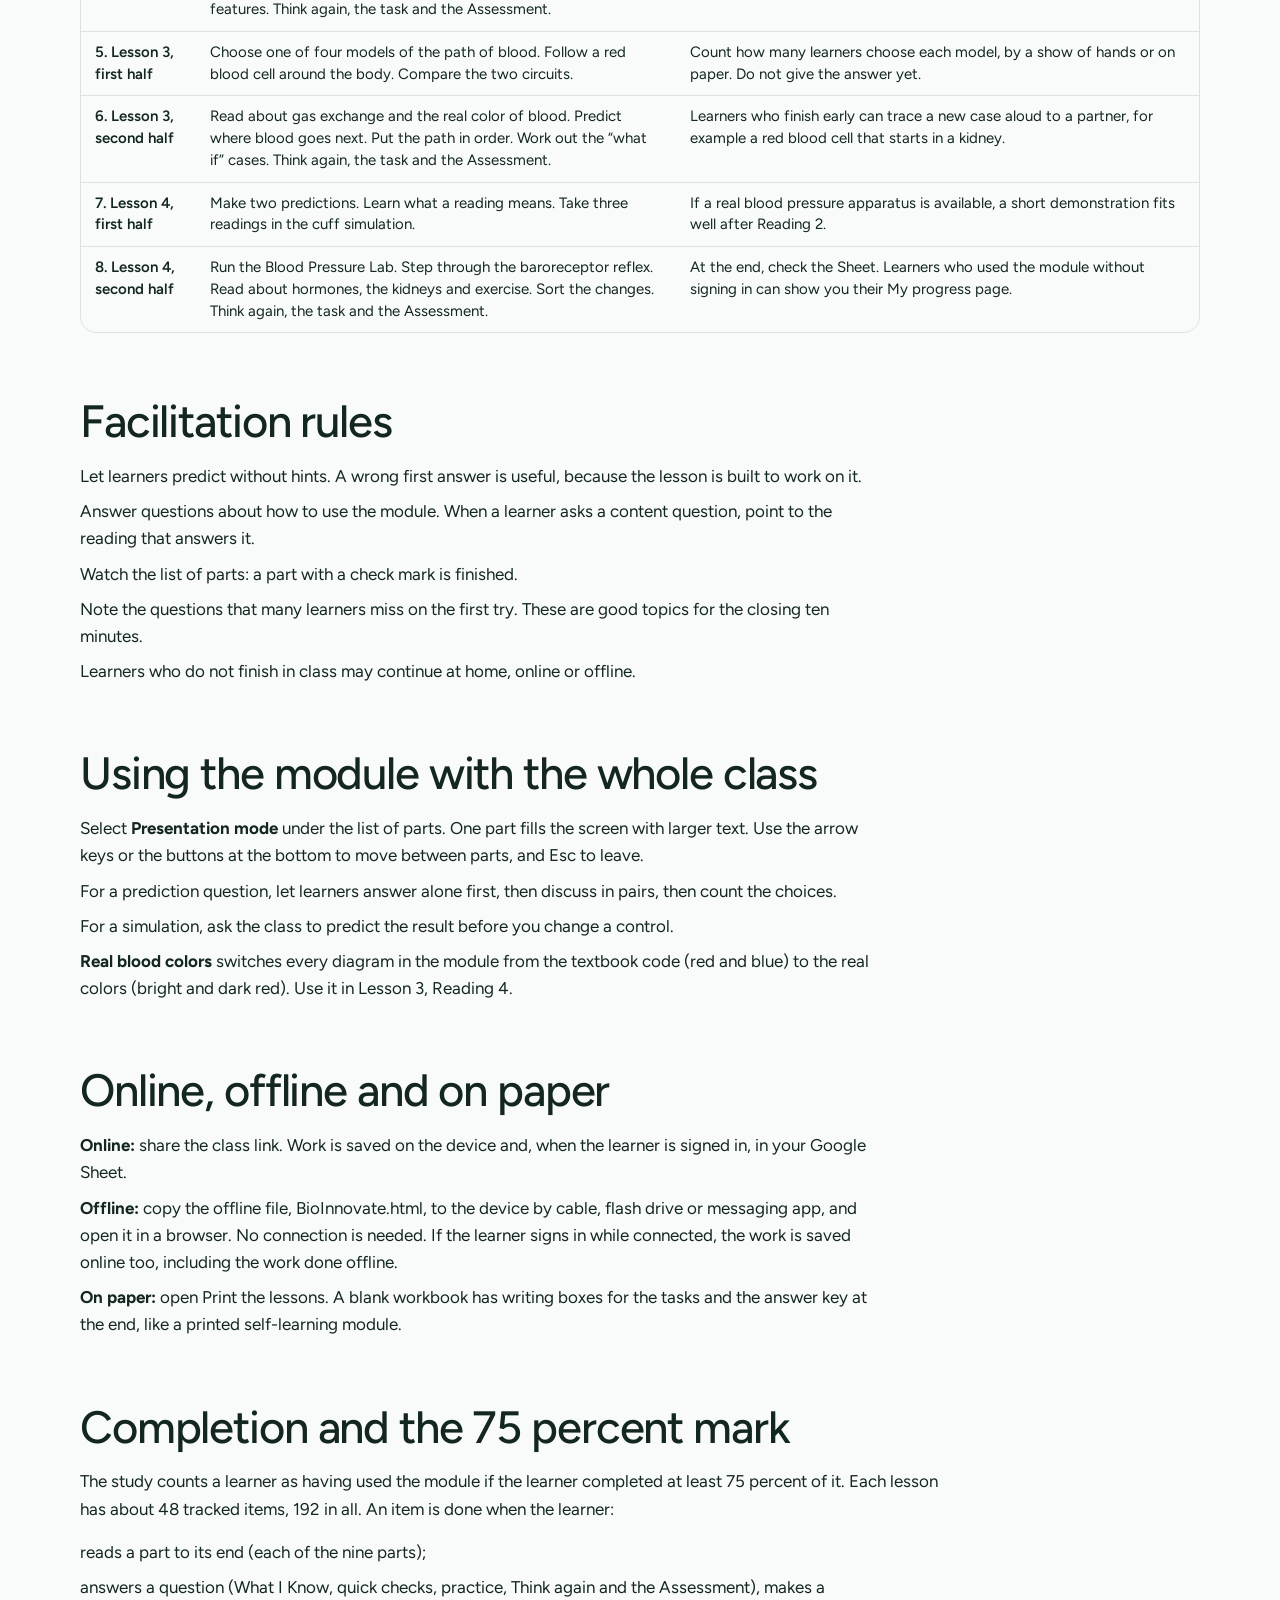
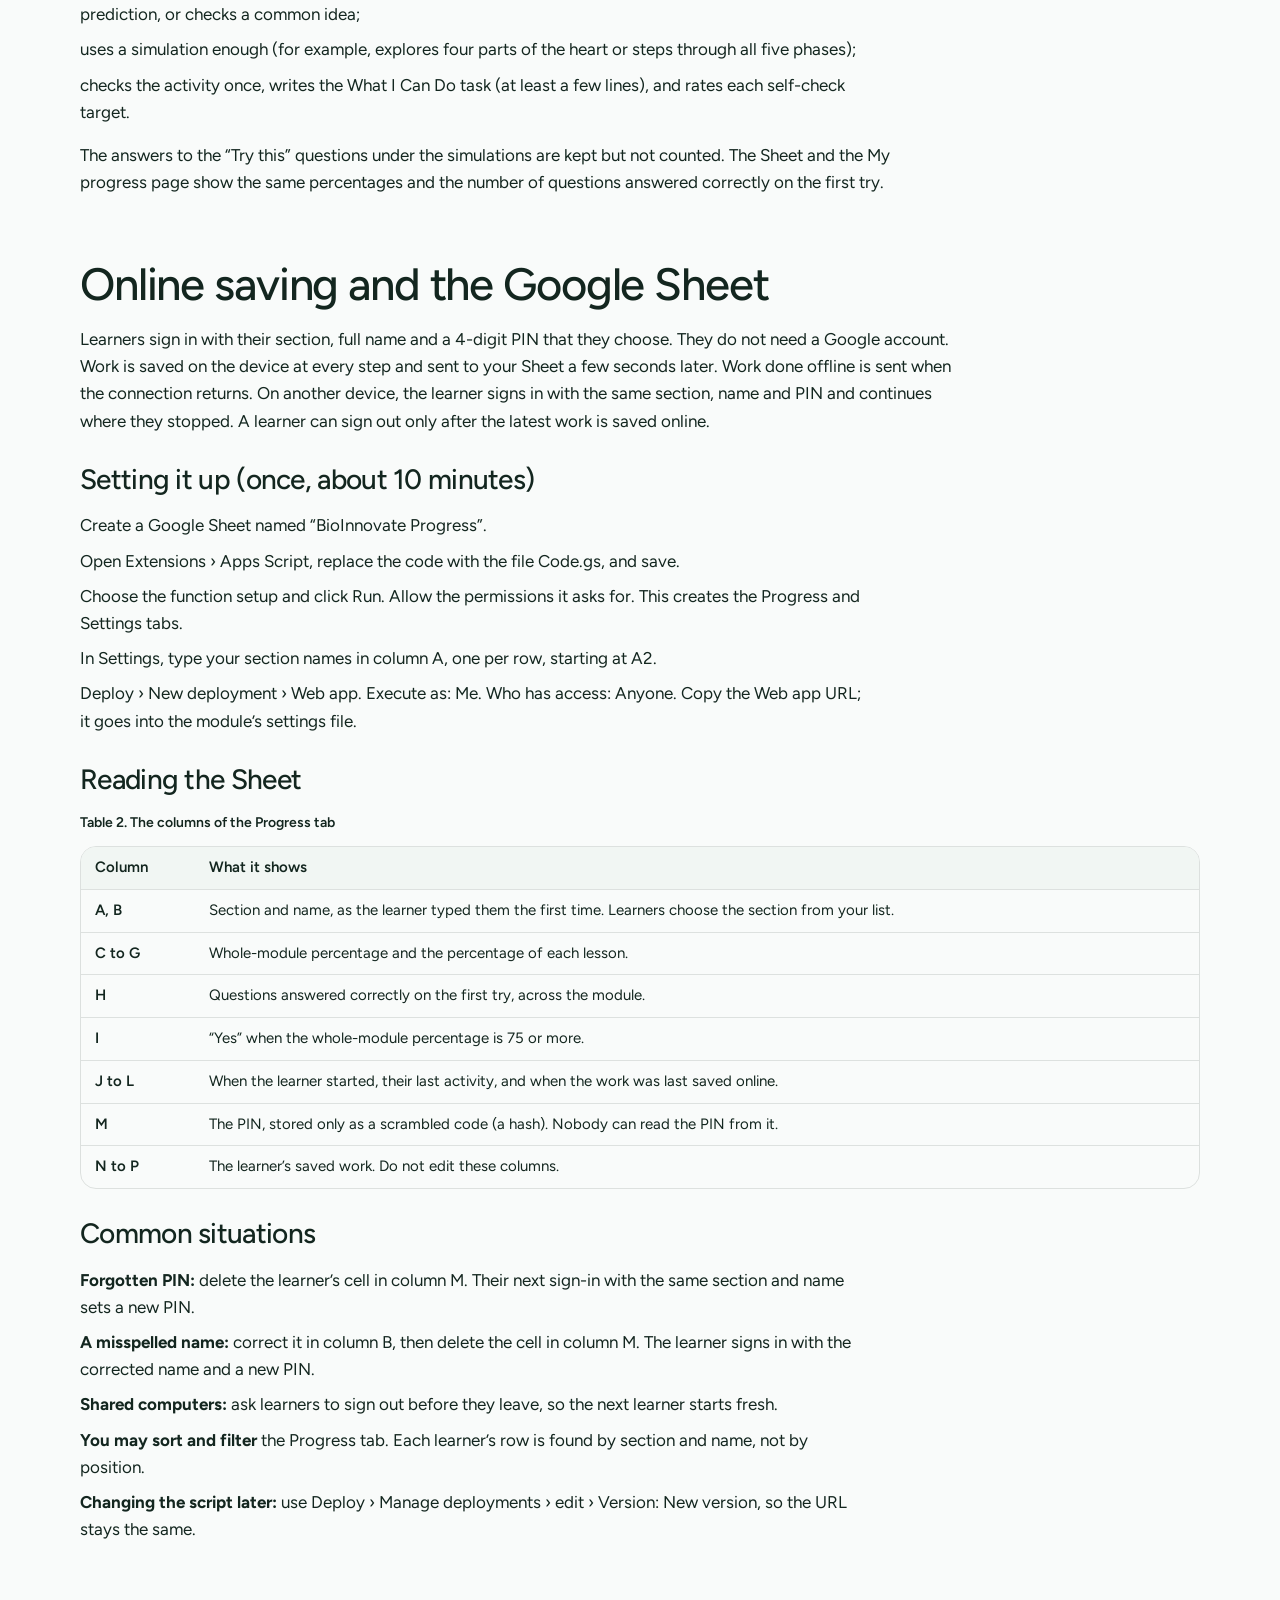
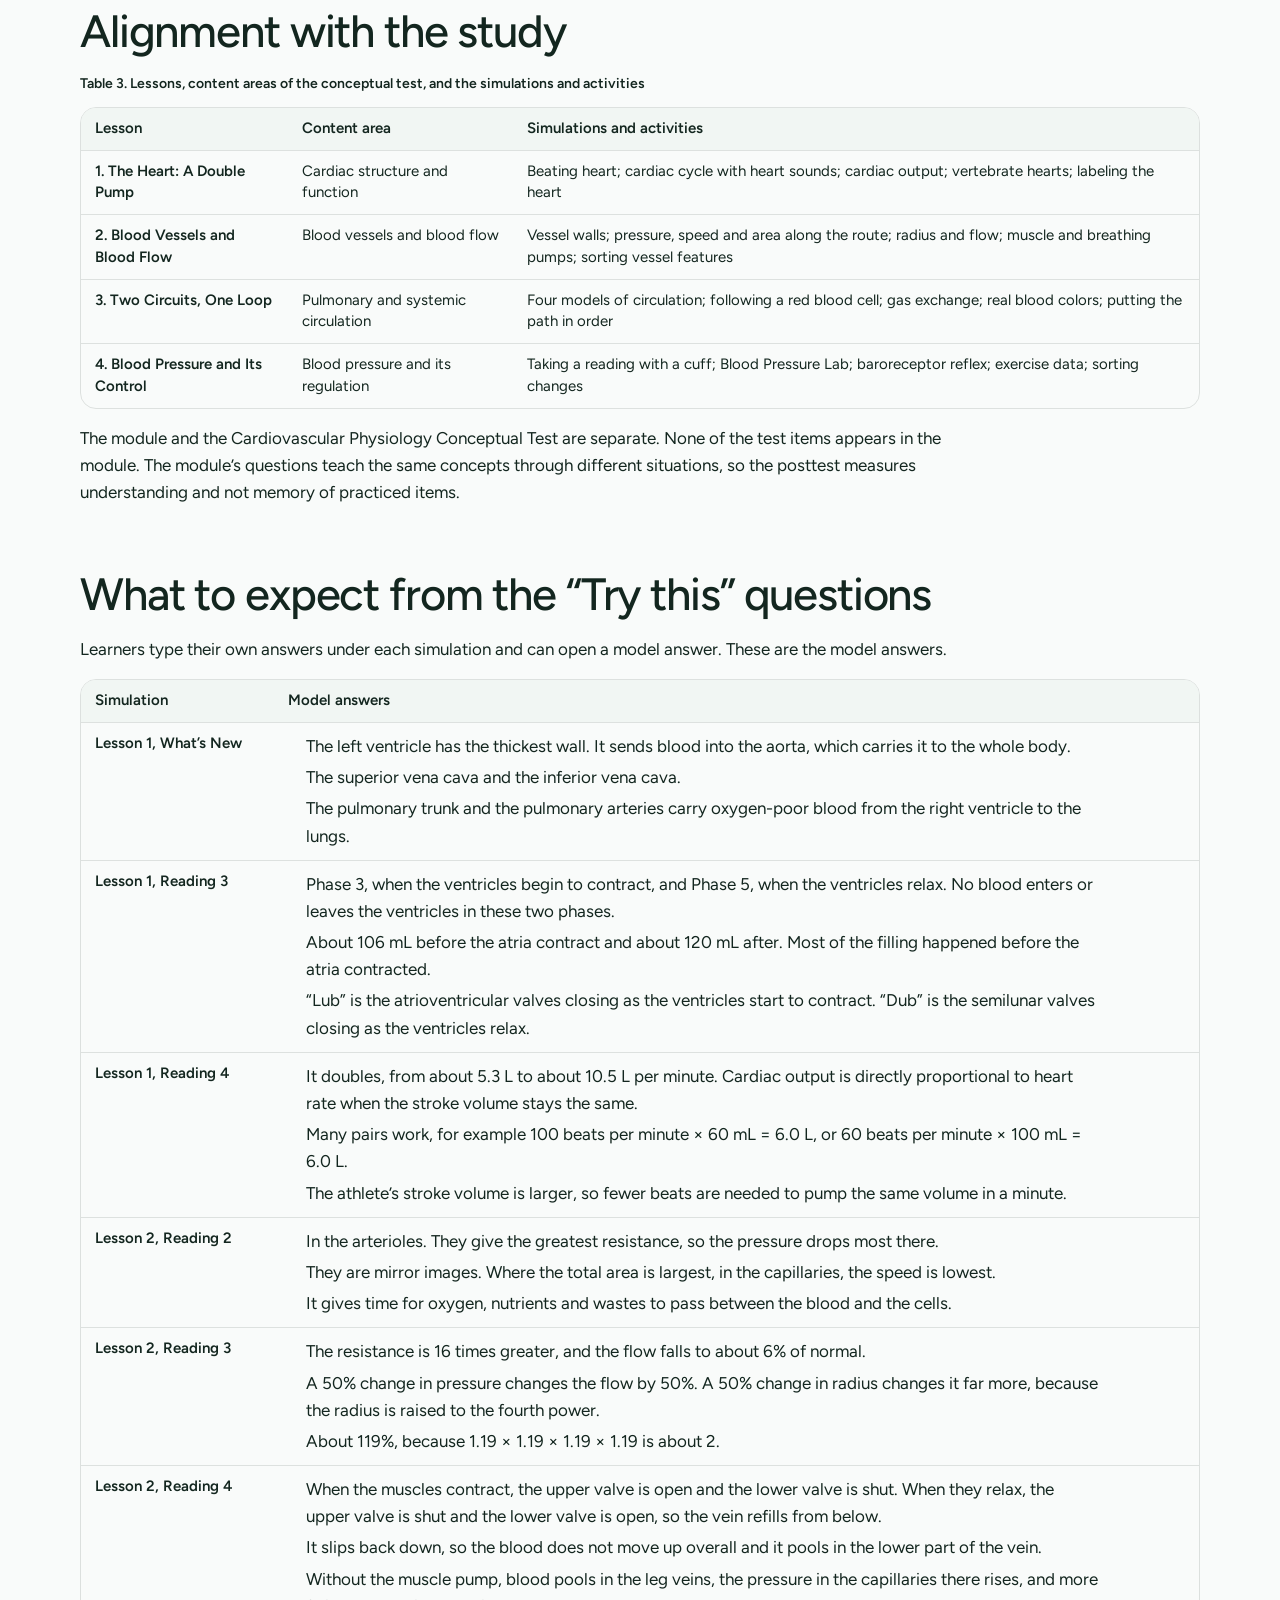
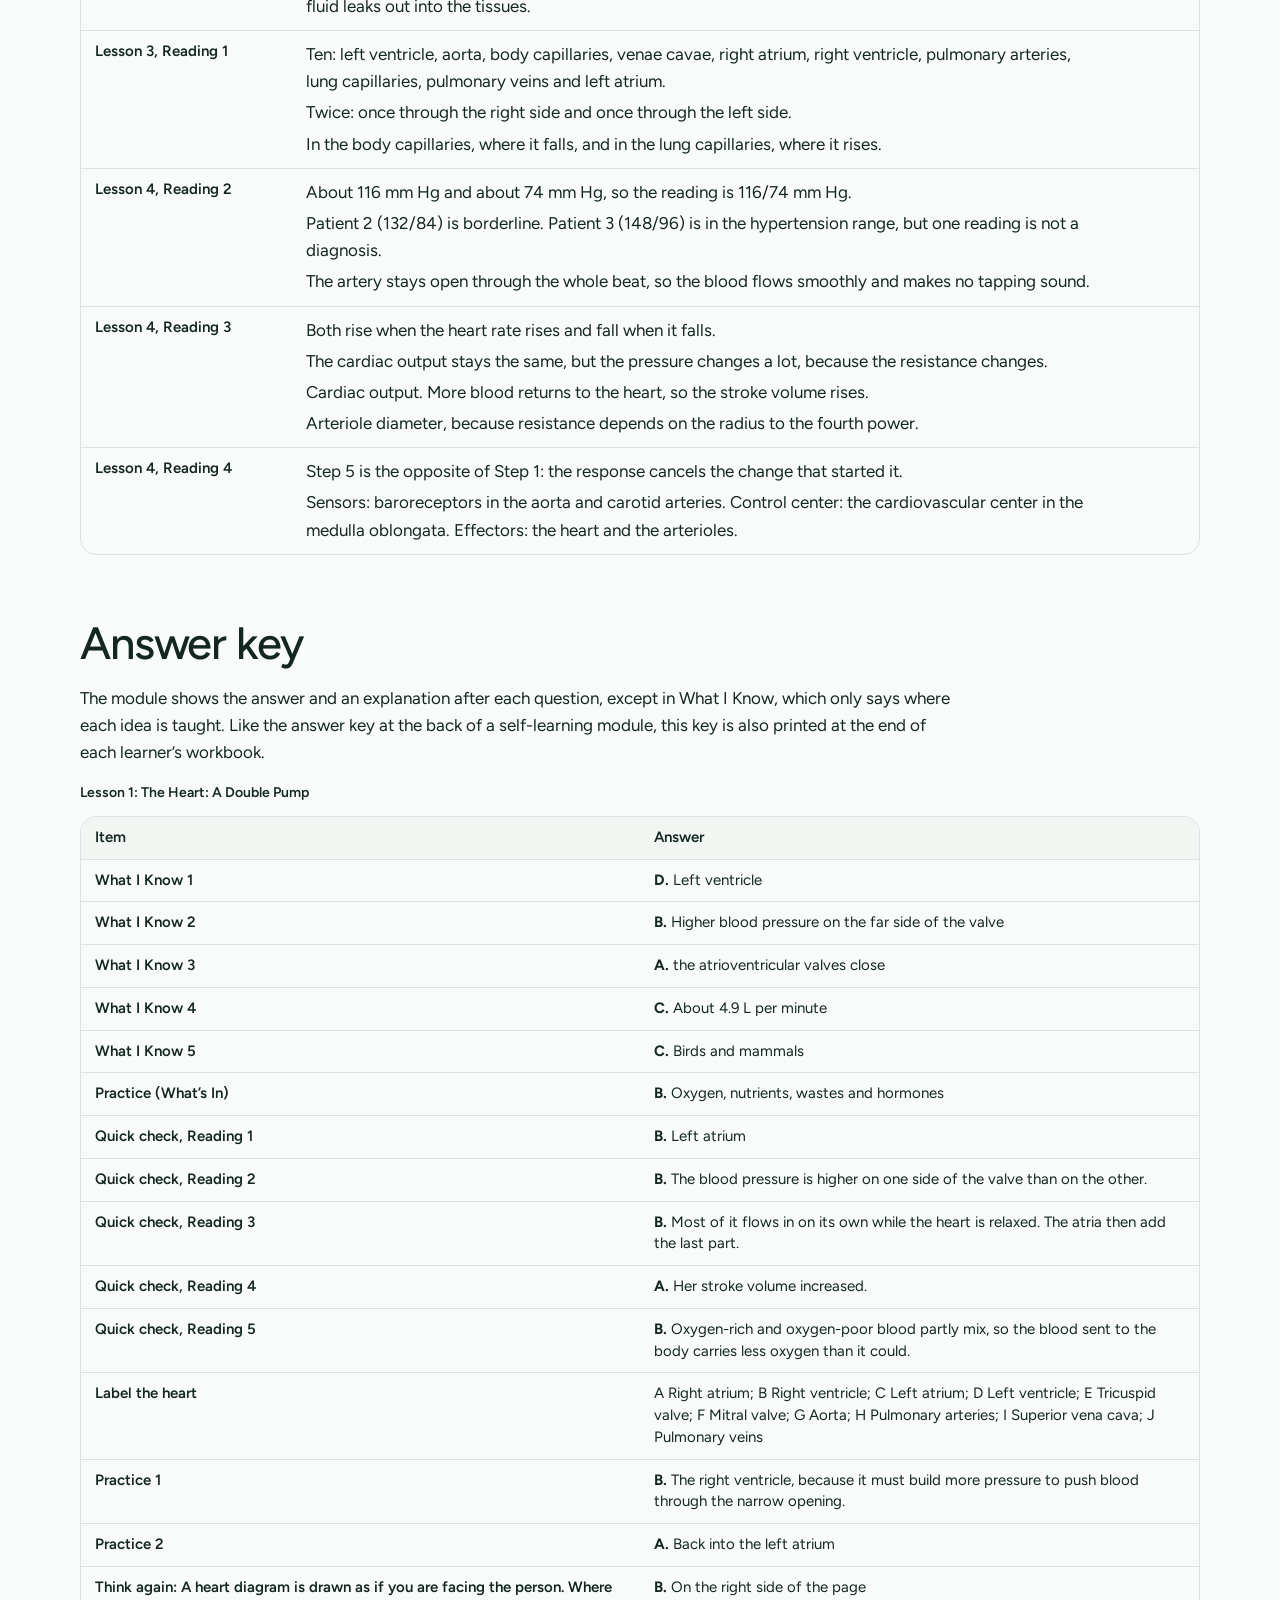
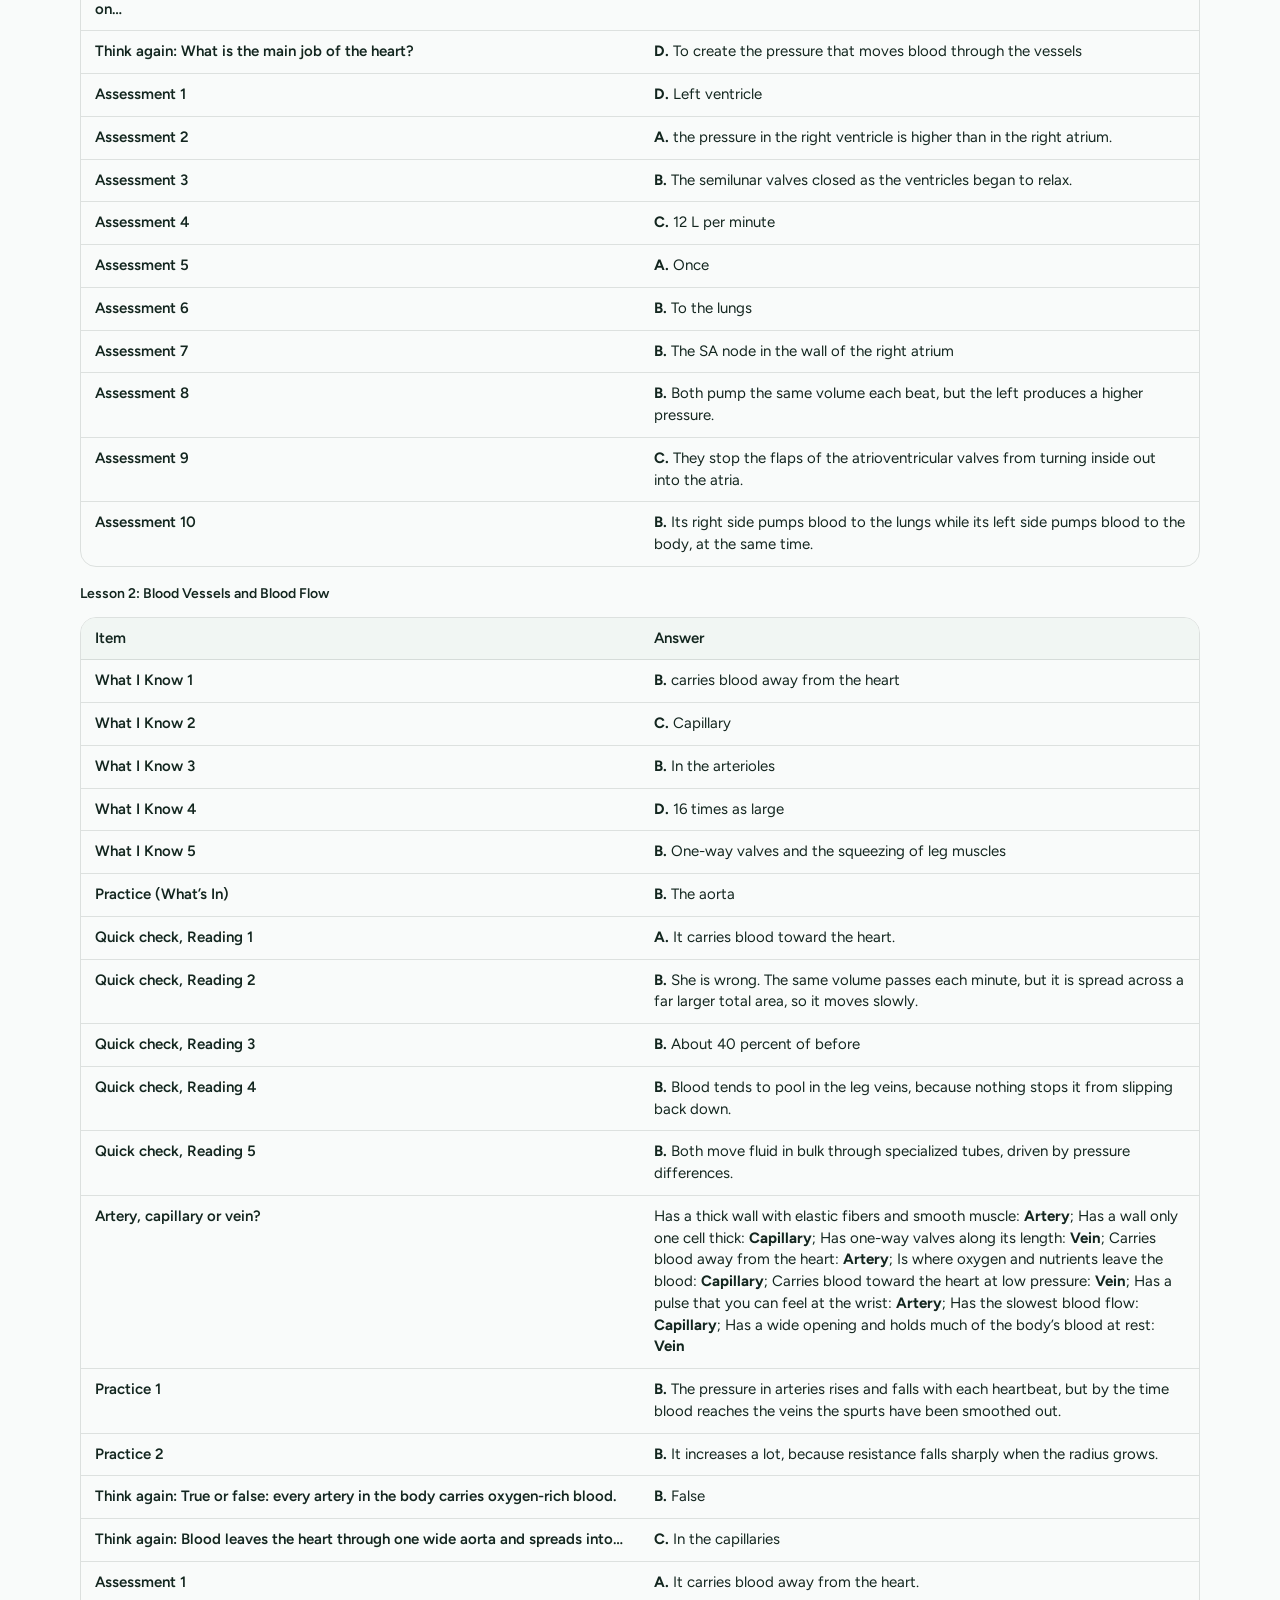
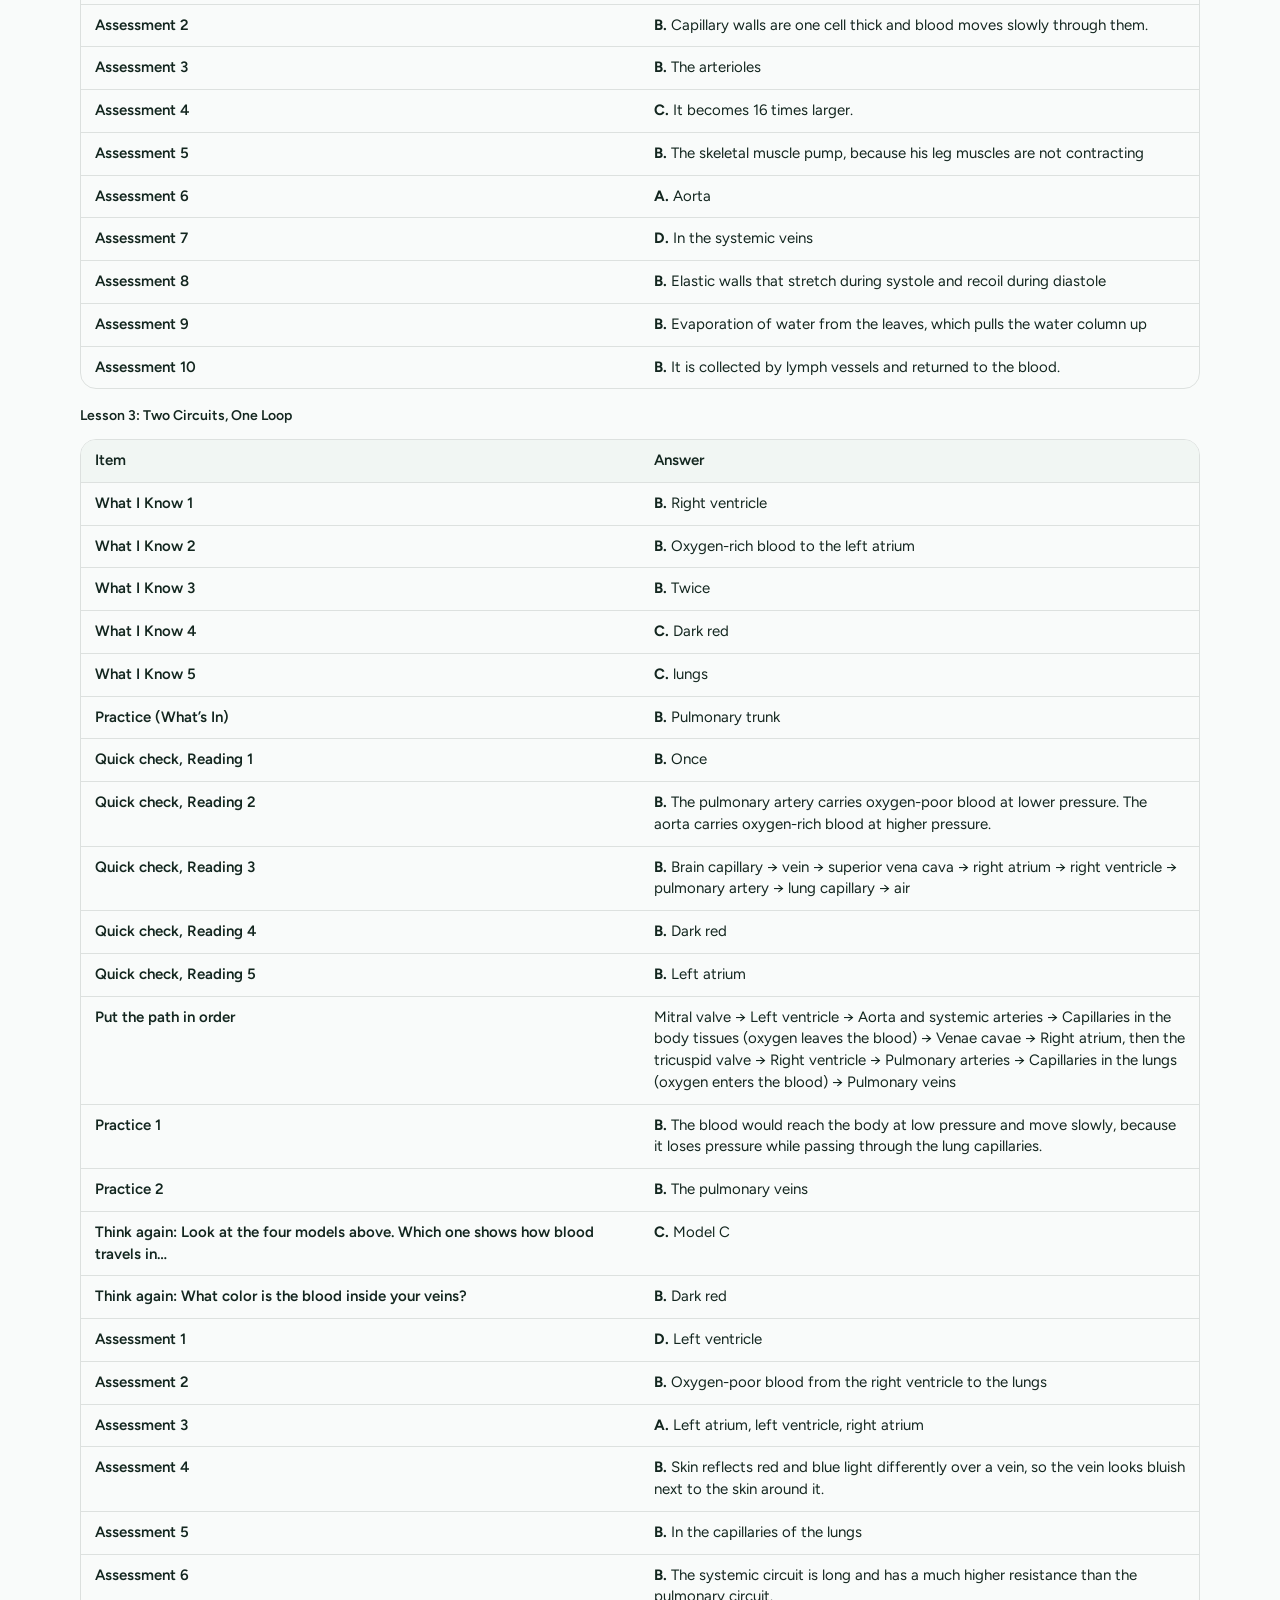
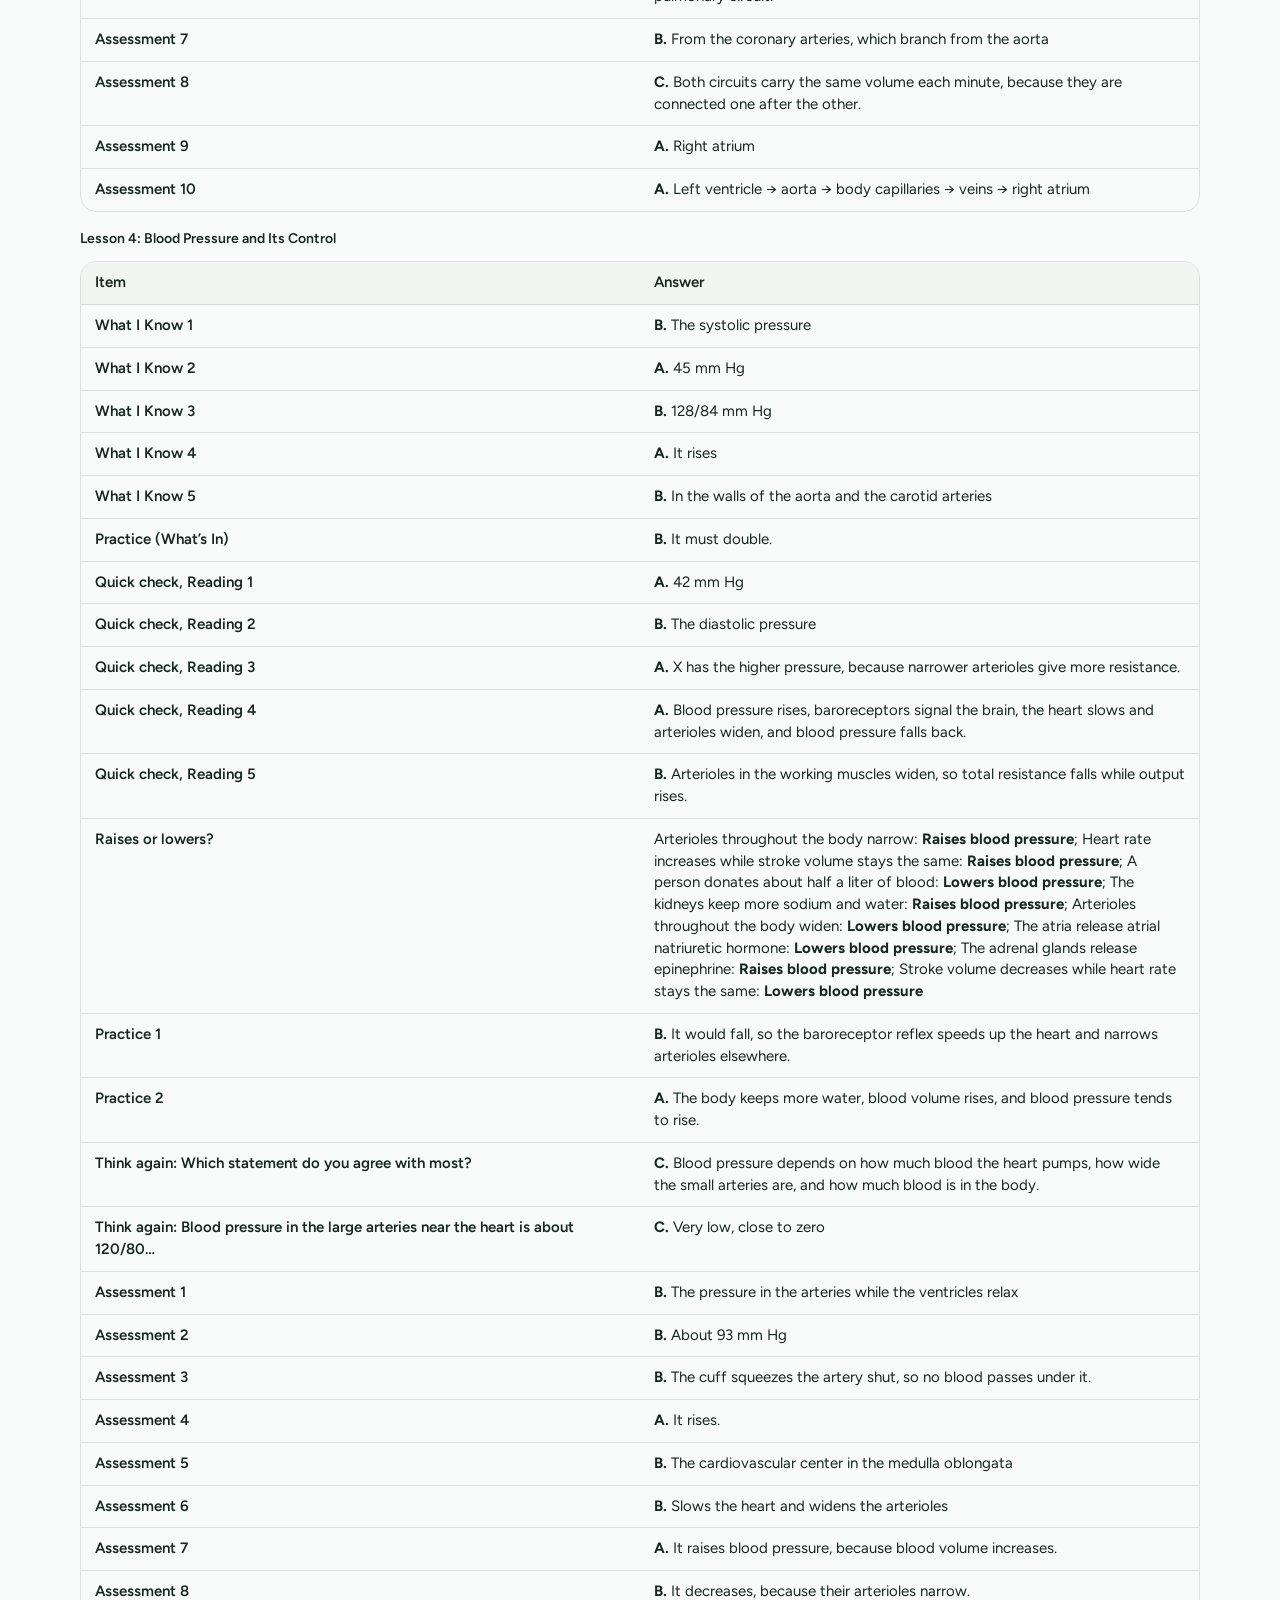
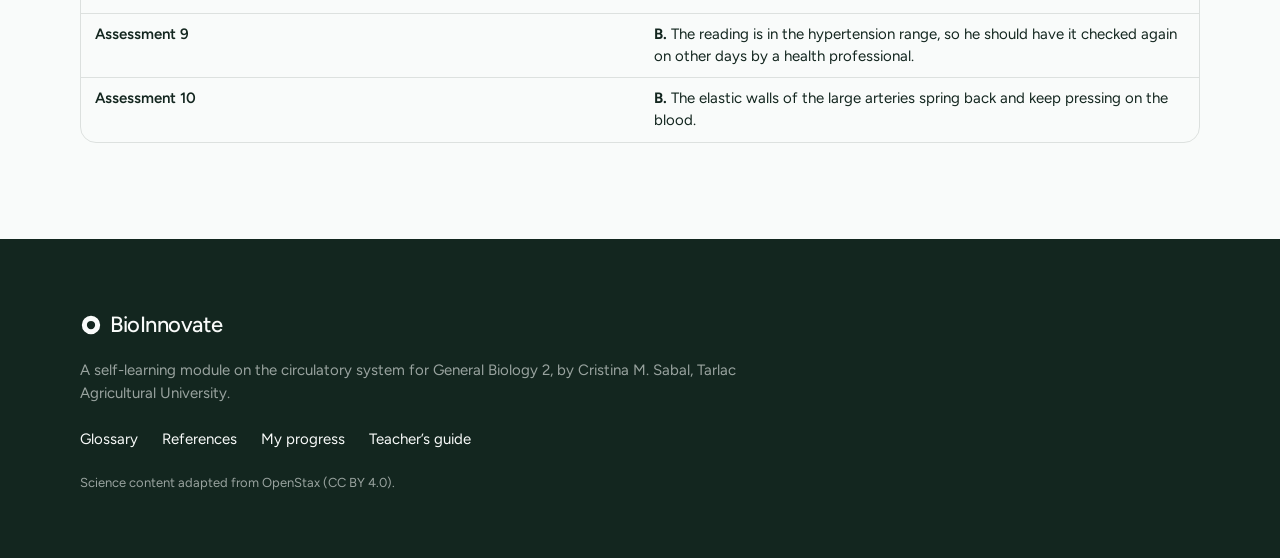
<file: teacher.html>
<!doctype html>
<html lang="en" data-type="software" data-radius="round" data-buttons="solid">
<head>
<meta charset="utf-8">
<meta name="viewport" content="width=device-width, initial-scale=1">
<title>Teacher’s guide | BioInnovate</title>
<meta name="description" content="How to run BioInnovate in eight sessions, how online saving works, and the answer key.">
<link rel="icon" href="favicon.svg" type="image/svg+xml">
<meta name="theme-color" content="#f9fbfa">
<link rel="preload" href="fonts/figtree.woff" as="font" type="font/woff" crossorigin>
<link rel="stylesheet" href="assets/system.css?v=177c4fa4"><style>
:root {
  --p-bg: #f9fbfa; --p-surface: #e2f3ea; --p-ink: #13261f; --p-muted: #5f6f68;
  --p-accent: #1f6b4f; --p-accent-ink: #f9fbfa; --p-action: #1f6b4f; --p-action-ink: #f9fbfa;
  --p-inv-bg: #13261f; --p-inv-surface: #21332c; --p-inv-ink: #f9fbfa; --p-inv-muted: #99a39f;
  --p-inv-accent: #f9fbfa; --p-inv-accent-ink: #13261f; --p-inv-action: #f9fbfa; --p-inv-action-ink: #13261f;
  --font-display: "Figtree", system-ui, sans-serif;
  --font-text: "Figtree", system-ui, sans-serif;
  --display-weight: 500;
  --display-tracking: -0.025em;
  --display-tracking-xl: -0.035em;
}
</style><link rel="stylesheet" href="css/site.css?v=15fbfea0"><link rel="stylesheet" href="css/sim.css?v=e1817dd1"><link rel="stylesheet" href="css/lesson.css?v=179b216e"><link rel="stylesheet" href="css/simx.css?v=d75a1b41">
</head>
<body class="lesson-page doc-page">
<header class="nav"><div class="wrap nav__bar"><a class="skip-link" href="#main">Skip to content</a><a class="nav__logo" href="index.html"><span class="mark" data-mark="ring" aria-hidden="true"></span>BioInnovate</a><nav class="nav__links" aria-label="Main"><div class="nav__item"><a class="nav__link" href="index.html#lessons">Lessons <svg class="chev" viewBox="0 0 12 12" aria-hidden="true"><path d="M3 4.5l3 3 3-3" fill="none" stroke="currentColor" stroke-width="1.5" stroke-linecap="round" stroke-linejoin="round"/></svg></a><div class="nav__menu"><div class="wrap grid"><div class="menu-col span-3"><p class="t-label">Sessions 1 to 4</p><a href="lesson-1.html">The Heart: A Double Pump<span>Chambers, valves, one beat</span></a><a href="lesson-2.html">Blood Vessels and Blood Flow<span>Pressure, speed, resistance</span></a></div><div class="menu-col span-3"><p class="t-label">Sessions 5 to 8</p><a href="lesson-3.html">Two Circuits, One Loop<span>The lungs, the body, real color</span></a><a href="lesson-4.html">Blood Pressure and Its Control<span>Readings and how they change</span></a></div></div></div></div><div class="nav__item"><a class="nav__link" href="glossary.html">Glossary</a></div><div class="nav__item"><a class="nav__link" href="progress.html">Progress</a></div><div class="nav__item"><a class="nav__link" href="teacher.html" aria-current="page">Teachers</a></div></nav><div class="nav__actions"><button type="button" class="btn btn--secondary js-present" hidden>Present</button></div><button class="nav__toggle" type="button" aria-expanded="false" aria-label="Menu"><svg width="18" height="18" viewBox="0 0 18 18" aria-hidden="true"><path d="M2 5h14M2 13h14" stroke="currentColor" stroke-width="1.6" stroke-linecap="round"/></svg></button></div></header><main id="main" class="doc wrap"><p class="lp-head__k"><span class="dot" aria-hidden="true"></span>BioInnovate</p><h1>Teacher’s guide</h1><p class="doc__lead">BioInnovate is a self-learning module: the learner does the work and the teacher facilitates. This guide covers the session plan, facilitation, online saving and the Google Sheet, and the answer key.</p><nav class="doc-toc" aria-label="On this page"><ol><li><a href="#before">Before the first session</a></li><li><a href="#plan">Eight-session plan</a></li><li><a href="#facilitate">Facilitation rules</a></li><li><a href="#class">Using the module with the whole class</a></li><li><a href="#modes">Online, offline and on paper</a></li><li><a href="#completion">Completion and the 75 percent mark</a></li><li><a href="#saving">Online saving and the Google Sheet</a></li><li><a href="#alignment">Alignment with the study</a></li><li><a href="#tries">What to expect from the “Try this” questions</a></li><li><a href="#key">Answer key</a></li></ol></nav><div class="doc-sec" id="before"><h2>Before the first session</h2><ul class="bul"><li>Set up online saving once (see “Online saving and the Google Sheet” below) and type your sections in the Settings tab of the Sheet.</li><li>Decide how learners will open the module: the class link, the offline file copied to each device, or the printed workbook. They can mix: work done offline is saved online the next time the device is connected and the learner is signed in.</li><li>Open the module once on the devices to be used. It runs in current versions of Chrome, Edge, Firefox and Safari, on computers and phones.</li><li>In the first session, show learners how to sign in (the button at the top of every lesson), the list of nine parts, the words with dotted underlines, and the My progress page.</li></ul></div><div class="doc-sec" id="plan"><h2>Eight-session plan</h2><p>Each lesson takes two one-hour sessions. A workable pattern is 5 minutes to start, 45 minutes of self-paced work, and 10 minutes to close. Session 1 of each lesson covers Parts 1 to 4 and Readings 1 and 2; Session 2 covers Readings 3 to 5 and Parts 6 to 9.</p><figure class="tbl"><figcaption>Table 1. The eight sessions</figcaption><div class="tbl__scroll"><table><thead><tr><th scope="col">Session</th><th scope="col">What learners do</th><th scope="col">Facilitation notes</th></tr></thead><tbody><tr><th scope="row">1. Lesson 1, first half</th><td>Sign in. Answer What I Know. Count their pulse and make two predictions. Explore the beating heart. Read about the chambers, walls and valves.</td><td>Do not confirm or correct the predictions: the lesson returns to them in Part 7.</td></tr><tr><th scope="row">2. Lesson 1, second half</th><td>Step through the cardiac cycle with the heart sounds. Change heart rate and stroke volume. Compare vertebrate hearts. Label the heart. Think again, the task and the Assessment.</td><td>If many learners are unsure in which phases all four valves are closed, project the cycle in presentation mode and step through it together. In the task, anyone who should not exercise skips that step.</td></tr><tr><th scope="row">3. Lesson 2, first half</th><td>Try Harvey’s vein test on their own hand. Make two predictions. Read about the three kinds of vessels and the pressure, speed and area along the route.</td><td>That blood is slowest in the capillaries goes against intuition. Ask learners to explain it to a partner in their own words.</td></tr><tr><th scope="row">4. Lesson 2, second half</th><td>Change the radius of a vessel. Run the muscle and breathing pumps. Compare transport in plants and animals. Sort vessel features. Think again, the task and the Assessment.</td><td>In the flow simulation, ask learners to predict the flow before they move the slider.</td></tr><tr><th scope="row">5. Lesson 3, first half</th><td>Choose one of four models of the path of blood. Follow a red blood cell around the body. Compare the two circuits.</td><td>Count how many learners choose each model, by a show of hands or on paper. Do not give the answer yet.</td></tr><tr><th scope="row">6. Lesson 3, second half</th><td>Read about gas exchange and the real color of blood. Predict where blood goes next. Put the path in order. Work out the “what if” cases. Think again, the task and the Assessment.</td><td>Learners who finish early can trace a new case aloud to a partner, for example a red blood cell that starts in a kidney.</td></tr><tr><th scope="row">7. Lesson 4, first half</th><td>Make two predictions. Learn what a reading means. Take three readings in the cuff simulation.</td><td>If a real blood pressure apparatus is available, a short demonstration fits well after Reading 2.</td></tr><tr><th scope="row">8. Lesson 4, second half</th><td>Run the Blood Pressure Lab. Step through the baroreceptor reflex. Read about hormones, the kidneys and exercise. Sort the changes. Think again, the task and the Assessment.</td><td>At the end, check the Sheet. Learners who used the module without signing in can show you their My progress page.</td></tr></tbody></table></div></figure></div><div class="doc-sec" id="facilitate"><h2>Facilitation rules</h2><ul class="bul"><li>Let learners predict without hints. A wrong first answer is useful, because the lesson is built to work on it.</li><li>Answer questions about how to use the module. When a learner asks a content question, point to the reading that answers it.</li><li>Watch the list of parts: a part with a check mark is finished.</li><li>Note the questions that many learners miss on the first try. These are good topics for the closing ten minutes.</li><li>Learners who do not finish in class may continue at home, online or offline.</li></ul></div><div class="doc-sec" id="class"><h2>Using the module with the whole class</h2><ul class="bul"><li>Select <strong>Presentation mode</strong> under the list of parts. One part fills the screen with larger text. Use the arrow keys or the buttons at the bottom to move between parts, and Esc to leave.</li><li>For a prediction question, let learners answer alone first, then discuss in pairs, then count the choices.</li><li>For a simulation, ask the class to predict the result before you change a control.</li><li><strong>Real blood colors</strong> switches every diagram in the module from the textbook code (red and blue) to the real colors (bright and dark red). Use it in Lesson 3, Reading 4.</li></ul></div><div class="doc-sec" id="modes"><h2>Online, offline and on paper</h2><ul class="bul"><li><strong>Online:</strong> share the class link. Work is saved on the device and, when the learner is signed in, in your Google Sheet.</li><li><strong>Offline:</strong> copy the offline file, BioInnovate.html, to the device by cable, flash drive or messaging app, and open it in a browser. No connection is needed. If the learner signs in while connected, the work is saved online too, including the work done offline.</li><li><strong>On paper:</strong> open Print the lessons. A blank workbook has writing boxes for the tasks and the answer key at the end, like a printed self-learning module.</li></ul></div><div class="doc-sec" id="completion"><h2>Completion and the 75 percent mark</h2><p>The study counts a learner as having used the module if the learner completed at least 75 percent of it. Each lesson has about 48 tracked items, 192 in all. An item is done when the learner:</p><ul class="bul"><li>reads a part to its end (each of the nine parts);</li><li>answers a question (What I Know, quick checks, practice, Think again and the Assessment), makes a prediction, or checks a common idea;</li><li>uses a simulation enough (for example, explores four parts of the heart or steps through all five phases);</li><li>checks the activity once, writes the What I Can Do task (at least a few lines), and rates each self-check target.</li></ul><p>The answers to the “Try this” questions under the simulations are kept but not counted. The Sheet and the My progress page show the same percentages and the number of questions answered correctly on the first try.</p></div><div class="doc-sec" id="saving"><h2>Online saving and the Google Sheet</h2><p>Learners sign in with their section, full name and a 4-digit PIN that they choose. They do not need a Google account. Work is saved on the device at every step and sent to your Sheet a few seconds later. Work done offline is sent when the connection returns. On another device, the learner signs in with the same section, name and PIN and continues where they stopped. A learner can sign out only after the latest work is saved online.</p><h3>Setting it up (once, about 10 minutes)</h3><ol class="num"><li>Create a Google Sheet named “BioInnovate Progress”.</li><li>Open Extensions › Apps Script, replace the code with the file Code.gs, and save.</li><li>Choose the function setup and click Run. Allow the permissions it asks for. This creates the Progress and Settings tabs.</li><li>In Settings, type your section names in column A, one per row, starting at A2.</li><li>Deploy › New deployment › Web app. Execute as: Me. Who has access: Anyone. Copy the Web app URL; it goes into the module’s settings file.</li></ol><h3>Reading the Sheet</h3><figure class="tbl"><figcaption>Table 2. The columns of the Progress tab</figcaption><div class="tbl__scroll"><table><thead><tr><th scope="col">Column</th><th scope="col">What it shows</th></tr></thead><tbody><tr><th scope="row">A, B</th><td>Section and name, as the learner typed them the first time. Learners choose the section from your list.</td></tr><tr><th scope="row">C to G</th><td>Whole-module percentage and the percentage of each lesson.</td></tr><tr><th scope="row">H</th><td>Questions answered correctly on the first try, across the module.</td></tr><tr><th scope="row">I</th><td>“Yes” when the whole-module percentage is 75 or more.</td></tr><tr><th scope="row">J to L</th><td>When the learner started, their last activity, and when the work was last saved online.</td></tr><tr><th scope="row">M</th><td>The PIN, stored only as a scrambled code (a hash). Nobody can read the PIN from it.</td></tr><tr><th scope="row">N to P</th><td>The learner’s saved work. Do not edit these columns.</td></tr></tbody></table></div></figure><h3>Common situations</h3><ul class="bul"><li><strong>Forgotten PIN:</strong> delete the learner’s cell in column M. Their next sign-in with the same section and name sets a new PIN.</li><li><strong>A misspelled name:</strong> correct it in column B, then delete the cell in column M. The learner signs in with the corrected name and a new PIN.</li><li><strong>Shared computers:</strong> ask learners to sign out before they leave, so the next learner starts fresh.</li><li><strong>You may sort and filter</strong> the Progress tab. Each learner’s row is found by section and name, not by position.</li><li><strong>Changing the script later:</strong> use Deploy › Manage deployments › edit › Version: New version, so the URL stays the same.</li></ul></div><div class="doc-sec" id="alignment"><h2>Alignment with the study</h2><figure class="tbl"><figcaption>Table 3. Lessons, content areas of the conceptual test, and the simulations and activities</figcaption><div class="tbl__scroll"><table><thead><tr><th scope="col">Lesson</th><th scope="col">Content area</th><th scope="col">Simulations and activities</th></tr></thead><tbody><tr><th scope="row">1. The Heart: A Double Pump</th><td>Cardiac structure and function</td><td>Beating heart; cardiac cycle with heart sounds; cardiac output; vertebrate hearts; labeling the heart</td></tr><tr><th scope="row">2. Blood Vessels and Blood Flow</th><td>Blood vessels and blood flow</td><td>Vessel walls; pressure, speed and area along the route; radius and flow; muscle and breathing pumps; sorting vessel features</td></tr><tr><th scope="row">3. Two Circuits, One Loop</th><td>Pulmonary and systemic circulation</td><td>Four models of circulation; following a red blood cell; gas exchange; real blood colors; putting the path in order</td></tr><tr><th scope="row">4. Blood Pressure and Its Control</th><td>Blood pressure and its regulation</td><td>Taking a reading with a cuff; Blood Pressure Lab; baroreceptor reflex; exercise data; sorting changes</td></tr></tbody></table></div></figure><p>The module and the Cardiovascular Physiology Conceptual Test are separate. None of the test items appears in the module. The module’s questions teach the same concepts through different situations, so the posttest measures understanding and not memory of practiced items.</p></div><div class="doc-sec" id="tries"><h2>What to expect from the “Try this” questions</h2><p>Learners type their own answers under each simulation and can open a model answer. These are the model answers.</p><figure class="tbl"><div class="tbl__scroll"><table><thead><tr><th scope="col">Simulation</th><th scope="col">Model answers</th></tr></thead><tbody><tr><th scope="row">Lesson 1, What’s New</th><td><ol><li>The left ventricle has the thickest wall. It sends blood into the aorta, which carries it to the whole body.</li><li>The superior vena cava and the inferior vena cava.</li><li>The pulmonary trunk and the pulmonary arteries carry oxygen-poor blood from the right ventricle to the lungs.</li></ol></td></tr><tr><th scope="row">Lesson 1, Reading 3</th><td><ol><li>Phase 3, when the ventricles begin to contract, and Phase 5, when the ventricles relax. No blood enters or leaves the ventricles in these two phases.</li><li>About 106 mL before the atria contract and about 120 mL after. Most of the filling happened before the atria contracted.</li><li>“Lub” is the atrioventricular valves closing as the ventricles start to contract. “Dub” is the semilunar valves closing as the ventricles relax.</li></ol></td></tr><tr><th scope="row">Lesson 1, Reading 4</th><td><ol><li>It doubles, from about 5.3 L to about 10.5 L per minute. Cardiac output is directly proportional to heart rate when the stroke volume stays the same.</li><li>Many pairs work, for example 100 beats per minute × 60 mL = 6.0 L, or 60 beats per minute × 100 mL = 6.0 L.</li><li>The athlete’s stroke volume is larger, so fewer beats are needed to pump the same volume in a minute.</li></ol></td></tr><tr><th scope="row">Lesson 2, Reading 2</th><td><ol><li>In the arterioles. They give the greatest resistance, so the pressure drops most there.</li><li>They are mirror images. Where the total area is largest, in the capillaries, the speed is lowest.</li><li>It gives time for oxygen, nutrients and wastes to pass between the blood and the cells.</li></ol></td></tr><tr><th scope="row">Lesson 2, Reading 3</th><td><ol><li>The resistance is 16 times greater, and the flow falls to about 6% of normal.</li><li>A 50% change in pressure changes the flow by 50%. A 50% change in radius changes it far more, because the radius is raised to the fourth power.</li><li>About 119%, because 1.19 × 1.19 × 1.19 × 1.19 is about 2.</li></ol></td></tr><tr><th scope="row">Lesson 2, Reading 4</th><td><ol><li>When the muscles contract, the upper valve is open and the lower valve is shut. When they relax, the upper valve is shut and the lower valve is open, so the vein refills from below.</li><li>It slips back down, so the blood does not move up overall and it pools in the lower part of the vein.</li><li>Without the muscle pump, blood pools in the leg veins, the pressure in the capillaries there rises, and more fluid leaks out into the tissues.</li></ol></td></tr><tr><th scope="row">Lesson 3, Reading 1</th><td><ol><li>Ten: left ventricle, aorta, body capillaries, venae cavae, right atrium, right ventricle, pulmonary arteries, lung capillaries, pulmonary veins and left atrium.</li><li>Twice: once through the right side and once through the left side.</li><li>In the body capillaries, where it falls, and in the lung capillaries, where it rises.</li></ol></td></tr><tr><th scope="row">Lesson 4, Reading 2</th><td><ol><li>About 116 mm Hg and about 74 mm Hg, so the reading is 116/74 mm Hg.</li><li>Patient 2 (132/84) is borderline. Patient 3 (148/96) is in the hypertension range, but one reading is not a diagnosis.</li><li>The artery stays open through the whole beat, so the blood flows smoothly and makes no tapping sound.</li></ol></td></tr><tr><th scope="row">Lesson 4, Reading 3</th><td><ol><li>Both rise when the heart rate rises and fall when it falls.</li><li>The cardiac output stays the same, but the pressure changes a lot, because the resistance changes.</li><li>Cardiac output. More blood returns to the heart, so the stroke volume rises.</li><li>Arteriole diameter, because resistance depends on the radius to the fourth power.</li></ol></td></tr><tr><th scope="row">Lesson 4, Reading 4</th><td><ol><li>Step 5 is the opposite of Step 1: the response cancels the change that started it.</li><li>Sensors: baroreceptors in the aorta and carotid arteries. Control center: the cardiovascular center in the medulla oblongata. Effectors: the heart and the arterioles.</li></ol></td></tr></tbody></table></div></figure></div><div class="doc-sec" id="key"><h2>Answer key</h2><p>The module shows the answer and an explanation after each question, except in What I Know, which only says where each idea is taught. Like the answer key at the back of a self-learning module, this key is also printed at the end of each learner’s workbook.</p><figure class="tbl key"><figcaption>Lesson 1: The Heart: A Double Pump</figcaption><div class="tbl__scroll"><table><thead><tr><th scope="col">Item</th><th scope="col">Answer</th></tr></thead><tbody><tr><th scope="row">What I Know 1</th><td><b>D.</b> Left ventricle</td></tr><tr><th scope="row">What I Know 2</th><td><b>B.</b> Higher blood pressure on the far side of the valve</td></tr><tr><th scope="row">What I Know 3</th><td><b>A.</b> the atrioventricular valves close</td></tr><tr><th scope="row">What I Know 4</th><td><b>C.</b> About 4.9 L per minute</td></tr><tr><th scope="row">What I Know 5</th><td><b>C.</b> Birds and mammals</td></tr><tr><th scope="row">Practice (What’s In)</th><td><b>B.</b> Oxygen, nutrients, wastes and hormones</td></tr><tr><th scope="row">Quick check, Reading 1</th><td><b>B.</b> Left atrium</td></tr><tr><th scope="row">Quick check, Reading 2</th><td><b>B.</b> The blood pressure is higher on one side of the valve than on the other.</td></tr><tr><th scope="row">Quick check, Reading 3</th><td><b>B.</b> Most of it flows in on its own while the heart is relaxed. The atria then add the last part.</td></tr><tr><th scope="row">Quick check, Reading 4</th><td><b>A.</b> Her stroke volume increased.</td></tr><tr><th scope="row">Quick check, Reading 5</th><td><b>B.</b> Oxygen-rich and oxygen-poor blood partly mix, so the blood sent to the body carries less oxygen than it could.</td></tr><tr><th scope="row">Label the heart</th><td>A Right atrium; B Right ventricle; C Left atrium; D Left ventricle; E Tricuspid valve; F Mitral valve; G Aorta; H Pulmonary arteries; I Superior vena cava; J Pulmonary veins</td></tr><tr><th scope="row">Practice 1</th><td><b>B.</b> The right ventricle, because it must build more pressure to push blood through the narrow opening.</td></tr><tr><th scope="row">Practice 2</th><td><b>A.</b> Back into the left atrium</td></tr><tr><th scope="row">Think again: A heart diagram is drawn as if you are facing the person. Where on…</th><td><b>B.</b> On the right side of the page</td></tr><tr><th scope="row">Think again: What is the main job of the heart?</th><td><b>D.</b> To create the pressure that moves blood through the vessels</td></tr><tr><th scope="row">Assessment 1</th><td><b>D.</b> Left ventricle</td></tr><tr><th scope="row">Assessment 2</th><td><b>A.</b> the pressure in the right ventricle is higher than in the right atrium.</td></tr><tr><th scope="row">Assessment 3</th><td><b>B.</b> The semilunar valves closed as the ventricles began to relax.</td></tr><tr><th scope="row">Assessment 4</th><td><b>C.</b> 12 L per minute</td></tr><tr><th scope="row">Assessment 5</th><td><b>A.</b> Once</td></tr><tr><th scope="row">Assessment 6</th><td><b>B.</b> To the lungs</td></tr><tr><th scope="row">Assessment 7</th><td><b>B.</b> The SA node in the wall of the right atrium</td></tr><tr><th scope="row">Assessment 8</th><td><b>B.</b> Both pump the same volume each beat, but the left produces a higher pressure.</td></tr><tr><th scope="row">Assessment 9</th><td><b>C.</b> They stop the flaps of the atrioventricular valves from turning inside out into the atria.</td></tr><tr><th scope="row">Assessment 10</th><td><b>B.</b> Its right side pumps blood to the lungs while its left side pumps blood to the body, at the same time.</td></tr></tbody></table></div></figure><figure class="tbl key"><figcaption>Lesson 2: Blood Vessels and Blood Flow</figcaption><div class="tbl__scroll"><table><thead><tr><th scope="col">Item</th><th scope="col">Answer</th></tr></thead><tbody><tr><th scope="row">What I Know 1</th><td><b>B.</b> carries blood away from the heart</td></tr><tr><th scope="row">What I Know 2</th><td><b>C.</b> Capillary</td></tr><tr><th scope="row">What I Know 3</th><td><b>B.</b> In the arterioles</td></tr><tr><th scope="row">What I Know 4</th><td><b>D.</b> 16 times as large</td></tr><tr><th scope="row">What I Know 5</th><td><b>B.</b> One-way valves and the squeezing of leg muscles</td></tr><tr><th scope="row">Practice (What’s In)</th><td><b>B.</b> The aorta</td></tr><tr><th scope="row">Quick check, Reading 1</th><td><b>A.</b> It carries blood toward the heart.</td></tr><tr><th scope="row">Quick check, Reading 2</th><td><b>B.</b> She is wrong. The same volume passes each minute, but it is spread across a far larger total area, so it moves slowly.</td></tr><tr><th scope="row">Quick check, Reading 3</th><td><b>B.</b> About 40 percent of before</td></tr><tr><th scope="row">Quick check, Reading 4</th><td><b>B.</b> Blood tends to pool in the leg veins, because nothing stops it from slipping back down.</td></tr><tr><th scope="row">Quick check, Reading 5</th><td><b>B.</b> Both move fluid in bulk through specialized tubes, driven by pressure differences.</td></tr><tr><th scope="row">Artery, capillary or vein?</th><td>Has a thick wall with elastic fibers and smooth muscle: <b>Artery</b>; Has a wall only one cell thick: <b>Capillary</b>; Has one-way valves along its length: <b>Vein</b>; Carries blood away from the heart: <b>Artery</b>; Is where oxygen and nutrients leave the blood: <b>Capillary</b>; Carries blood toward the heart at low pressure: <b>Vein</b>; Has a pulse that you can feel at the wrist: <b>Artery</b>; Has the slowest blood flow: <b>Capillary</b>; Has a wide opening and holds much of the body’s blood at rest: <b>Vein</b></td></tr><tr><th scope="row">Practice 1</th><td><b>B.</b> The pressure in arteries rises and falls with each heartbeat, but by the time blood reaches the veins the spurts have been smoothed out.</td></tr><tr><th scope="row">Practice 2</th><td><b>B.</b> It increases a lot, because resistance falls sharply when the radius grows.</td></tr><tr><th scope="row">Think again: True or false: every artery in the body carries oxygen-rich blood.</th><td><b>B.</b> False</td></tr><tr><th scope="row">Think again: Blood leaves the heart through one wide aorta and spreads into…</th><td><b>C.</b> In the capillaries</td></tr><tr><th scope="row">Assessment 1</th><td><b>A.</b> It carries blood away from the heart.</td></tr><tr><th scope="row">Assessment 2</th><td><b>B.</b> Capillary walls are one cell thick and blood moves slowly through them.</td></tr><tr><th scope="row">Assessment 3</th><td><b>B.</b> The arterioles</td></tr><tr><th scope="row">Assessment 4</th><td><b>C.</b> It becomes 16 times larger.</td></tr><tr><th scope="row">Assessment 5</th><td><b>B.</b> The skeletal muscle pump, because his leg muscles are not contracting</td></tr><tr><th scope="row">Assessment 6</th><td><b>A.</b> Aorta</td></tr><tr><th scope="row">Assessment 7</th><td><b>D.</b> In the systemic veins</td></tr><tr><th scope="row">Assessment 8</th><td><b>B.</b> Elastic walls that stretch during systole and recoil during diastole</td></tr><tr><th scope="row">Assessment 9</th><td><b>B.</b> Evaporation of water from the leaves, which pulls the water column up</td></tr><tr><th scope="row">Assessment 10</th><td><b>B.</b> It is collected by lymph vessels and returned to the blood.</td></tr></tbody></table></div></figure><figure class="tbl key"><figcaption>Lesson 3: Two Circuits, One Loop</figcaption><div class="tbl__scroll"><table><thead><tr><th scope="col">Item</th><th scope="col">Answer</th></tr></thead><tbody><tr><th scope="row">What I Know 1</th><td><b>B.</b> Right ventricle</td></tr><tr><th scope="row">What I Know 2</th><td><b>B.</b> Oxygen-rich blood to the left atrium</td></tr><tr><th scope="row">What I Know 3</th><td><b>B.</b> Twice</td></tr><tr><th scope="row">What I Know 4</th><td><b>C.</b> Dark red</td></tr><tr><th scope="row">What I Know 5</th><td><b>C.</b> lungs</td></tr><tr><th scope="row">Practice (What’s In)</th><td><b>B.</b> Pulmonary trunk</td></tr><tr><th scope="row">Quick check, Reading 1</th><td><b>B.</b> Once</td></tr><tr><th scope="row">Quick check, Reading 2</th><td><b>B.</b> The pulmonary artery carries oxygen-poor blood at lower pressure. The aorta carries oxygen-rich blood at higher pressure.</td></tr><tr><th scope="row">Quick check, Reading 3</th><td><b>B.</b> Brain capillary → vein → superior vena cava → right atrium → right ventricle → pulmonary artery → lung capillary → air</td></tr><tr><th scope="row">Quick check, Reading 4</th><td><b>B.</b> Dark red</td></tr><tr><th scope="row">Quick check, Reading 5</th><td><b>B.</b> Left atrium</td></tr><tr><th scope="row">Put the path in order</th><td>Mitral valve → Left ventricle → Aorta and systemic arteries → Capillaries in the body tissues (oxygen leaves the blood) → Venae cavae → Right atrium, then the tricuspid valve → Right ventricle → Pulmonary arteries → Capillaries in the lungs (oxygen enters the blood) → Pulmonary veins</td></tr><tr><th scope="row">Practice 1</th><td><b>B.</b> The blood would reach the body at low pressure and move slowly, because it loses pressure while passing through the lung capillaries.</td></tr><tr><th scope="row">Practice 2</th><td><b>B.</b> The pulmonary veins</td></tr><tr><th scope="row">Think again: Look at the four models above. Which one shows how blood travels in…</th><td><b>C.</b> Model C</td></tr><tr><th scope="row">Think again: What color is the blood inside your veins?</th><td><b>B.</b> Dark red</td></tr><tr><th scope="row">Assessment 1</th><td><b>D.</b> Left ventricle</td></tr><tr><th scope="row">Assessment 2</th><td><b>B.</b> Oxygen-poor blood from the right ventricle to the lungs</td></tr><tr><th scope="row">Assessment 3</th><td><b>A.</b> Left atrium, left ventricle, right atrium</td></tr><tr><th scope="row">Assessment 4</th><td><b>B.</b> Skin reflects red and blue light differently over a vein, so the vein looks bluish next to the skin around it.</td></tr><tr><th scope="row">Assessment 5</th><td><b>B.</b> In the capillaries of the lungs</td></tr><tr><th scope="row">Assessment 6</th><td><b>B.</b> The systemic circuit is long and has a much higher resistance than the pulmonary circuit.</td></tr><tr><th scope="row">Assessment 7</th><td><b>B.</b> From the coronary arteries, which branch from the aorta</td></tr><tr><th scope="row">Assessment 8</th><td><b>C.</b> Both circuits carry the same volume each minute, because they are connected one after the other.</td></tr><tr><th scope="row">Assessment 9</th><td><b>A.</b> Right atrium</td></tr><tr><th scope="row">Assessment 10</th><td><b>A.</b> Left ventricle → aorta → body capillaries → veins → right atrium</td></tr></tbody></table></div></figure><figure class="tbl key"><figcaption>Lesson 4: Blood Pressure and Its Control</figcaption><div class="tbl__scroll"><table><thead><tr><th scope="col">Item</th><th scope="col">Answer</th></tr></thead><tbody><tr><th scope="row">What I Know 1</th><td><b>B.</b> The systolic pressure</td></tr><tr><th scope="row">What I Know 2</th><td><b>A.</b> 45 mm Hg</td></tr><tr><th scope="row">What I Know 3</th><td><b>B.</b> 128/84 mm Hg</td></tr><tr><th scope="row">What I Know 4</th><td><b>A.</b> It rises</td></tr><tr><th scope="row">What I Know 5</th><td><b>B.</b> In the walls of the aorta and the carotid arteries</td></tr><tr><th scope="row">Practice (What’s In)</th><td><b>B.</b> It must double.</td></tr><tr><th scope="row">Quick check, Reading 1</th><td><b>A.</b> 42 mm Hg</td></tr><tr><th scope="row">Quick check, Reading 2</th><td><b>B.</b> The diastolic pressure</td></tr><tr><th scope="row">Quick check, Reading 3</th><td><b>A.</b> X has the higher pressure, because narrower arterioles give more resistance.</td></tr><tr><th scope="row">Quick check, Reading 4</th><td><b>A.</b> Blood pressure rises, baroreceptors signal the brain, the heart slows and arterioles widen, and blood pressure falls back.</td></tr><tr><th scope="row">Quick check, Reading 5</th><td><b>B.</b> Arterioles in the working muscles widen, so total resistance falls while output rises.</td></tr><tr><th scope="row">Raises or lowers?</th><td>Arterioles throughout the body narrow: <b>Raises blood pressure</b>; Heart rate increases while stroke volume stays the same: <b>Raises blood pressure</b>; A person donates about half a liter of blood: <b>Lowers blood pressure</b>; The kidneys keep more sodium and water: <b>Raises blood pressure</b>; Arterioles throughout the body widen: <b>Lowers blood pressure</b>; The atria release atrial natriuretic hormone: <b>Lowers blood pressure</b>; The adrenal glands release epinephrine: <b>Raises blood pressure</b>; Stroke volume decreases while heart rate stays the same: <b>Lowers blood pressure</b></td></tr><tr><th scope="row">Practice 1</th><td><b>B.</b> It would fall, so the baroreceptor reflex speeds up the heart and narrows arterioles elsewhere.</td></tr><tr><th scope="row">Practice 2</th><td><b>A.</b> The body keeps more water, blood volume rises, and blood pressure tends to rise.</td></tr><tr><th scope="row">Think again: Which statement do you agree with most?</th><td><b>C.</b> Blood pressure depends on how much blood the heart pumps, how wide the small arteries are, and how much blood is in the body.</td></tr><tr><th scope="row">Think again: Blood pressure in the large arteries near the heart is about 120/80…</th><td><b>C.</b> Very low, close to zero</td></tr><tr><th scope="row">Assessment 1</th><td><b>B.</b> The pressure in the arteries while the ventricles relax</td></tr><tr><th scope="row">Assessment 2</th><td><b>B.</b> About 93 mm Hg</td></tr><tr><th scope="row">Assessment 3</th><td><b>B.</b> The cuff squeezes the artery shut, so no blood passes under it.</td></tr><tr><th scope="row">Assessment 4</th><td><b>A.</b> It rises.</td></tr><tr><th scope="row">Assessment 5</th><td><b>B.</b> The cardiovascular center in the medulla oblongata</td></tr><tr><th scope="row">Assessment 6</th><td><b>B.</b> Slows the heart and widens the arterioles</td></tr><tr><th scope="row">Assessment 7</th><td><b>A.</b> It raises blood pressure, because blood volume increases.</td></tr><tr><th scope="row">Assessment 8</th><td><b>B.</b> It decreases, because their arterioles narrow.</td></tr><tr><th scope="row">Assessment 9</th><td><b>B.</b> The reading is in the hypertension range, so he should have it checked again on other days by a health professional.</td></tr><tr><th scope="row">Assessment 10</th><td><b>B.</b> The elastic walls of the large arteries spring back and keep pressing on the blood.</td></tr></tbody></table></div></figure></div></main><footer class="lfoot"><div class="wrap lfoot__in"><p><a class="nav__logo" href="index.html"><span class="mark" data-mark="ring" aria-hidden="true"></span>BioInnovate</a></p><p>A self-learning module on the circulatory system for General Biology 2, by Cristina M. Sabal, Tarlac Agricultural University.</p><p class="lfoot__links"><a href="glossary.html">Glossary</a><a href="references.html">References</a><a href="progress.html">My progress</a><a href="teacher.html">Teacher’s guide</a></p><p class="lfoot__small">Science content adapted from OpenStax (CC BY 4.0).</p></div></footer><script type="module" src="assets/system.js?v=bcc86e83"></script>
<script src="js/config.js?v=75acc2ae"></script>
<script src="js/glossary.js?v=b7dfad70"></script>
<script src="js/manifest.js?v=ac7e95cc"></script>
<script src="js/merge.js?v=f2baf804"></script>
<script src="js/store.js?v=6a0e2a6c"></script>
<script src="js/sync.js?v=ca7c0572"></script>
<script src="js/site.js?v=ff5bd797"></script>
<script src="js/lesson.js?v=64d283b3"></script>
</body>
</html>
</file>
<file: assets/system.css>
/*
  taste-skill system.css - the one system for the page. Link it first, then assets/ui/cards.css (the
  feature card, its panel and the fragment placements), then set the palette (--p-*), the fonts and
  the radius set on :root in the page (node scripts/start.mjs prints that block).
  Do not add a second grid, spacing scale, type scale, radius scale, button or card style.
*/

/* ---------------------------------------------------------------- tokens */
:root {
  /* palette (hex only; fx.js reads --bg --surface --ink --muted --accent --accent-ink) */
  --p-bg: #ffffff;
  --p-surface: #f4f4f4;
  --p-ink: #111111;
  --p-muted: #6b6b6b;
  --p-accent: #1a4be0;
  --p-accent-ink: #ffffff;
  --p-action: #1a4be0;      /* buttons, links, focus: the accent, or the ink when the accent is too pale */
  --p-action-ink: #ffffff;
  --p-inv-bg: #111111;
  --p-inv-surface: #1c1c1c;
  --p-inv-ink: #f4f4f4;
  --p-inv-muted: #a3a3a3;
  --p-inv-accent: #ffffff;
  --p-inv-accent-ink: #111111;
  --p-inv-action: #ffffff;
  --p-inv-action-ink: #111111;
  /* the lit ground behind UI and in the closing band (references/cards.md), one per page, tech pages only
     (none on kind other, which is flat): <html data-ground="sand|sky|sage|painting">. system.js gives it to every ground
     that holds UI, on light and dark pages alike; --hue on one panel changes only its accent */
  --ground-bg: #d9ccb7; --ground-surface: #e9e0d2; --ground-ink: #2a2622; --ground-muted: #5a534a; --ground-accent: #a8794a;

  /* fonts */
  --font-display: system-ui, -apple-system, "Segoe UI", sans-serif;
  --font-text: system-ui, -apple-system, "Segoe UI", sans-serif;
  --font-mono: ui-monospace, "SFMono-Regular", Menlo, Consolas, monospace;
  --display-weight: 400;    /* headlines 400; 500 on a tech page (software, gaming, hardware) */
  --display-tracking: -0.025em;

  /* the page rhythm (references/layout-v4.md): one section per screen. The header is fixed and
     --nav tall; every section is padded --padt above and --padb (plus the phone action bar, --bar)
     below, and is exactly one or two screens tall (--h: 1 or 2; --hm on a phone). The hero's words
     start --hgap under the header and its content ends --hpadb above the fold. */
  --nav: 72px;
  --padt: 120px;
  --padb: 72px;
  --hgap: 48px;
  --hpadb: 64px;
  --bar: 0px;
  /* grid: one .wrap (alias .container) for the header, every section and the footer, the same
     --gut on both sides: 1280 wide at x 80-1360 at 1440, 342 at x 24-366 at 390 */
  --container: 1280px;
  --gut: 80px;
  --pad: var(--gut);
  --gutter: 24px;

  /* spacing: 4/8 scale */
  --s-1: 4px;  --s-2: 8px;  --s-3: 12px; --s-4: 16px; --s-5: 24px;
  --s-6: 32px; --s-7: 48px; --s-8: 64px; --s-9: 96px; --s-10: 128px;
  --section: 40px;      /* only a .section outside main (the kit's demo pages); every main > section and
                           footer.closing take --padt and --padb */
  --section-band: 56px; /* the same for an older footer outside footer.closing */
  --head-gap: 48px;     /* the one heading-to-content gap, 32 on a phone (layout.css reads it as --ly-head-gap) */
  --card-pad: 16px;     /* card padding (cards.css sets its own for cards with a panel) */
  --card-gap: 16px;     /* gap between cards */

  /* type scale (the only sizes on the page) */
  --t-label: 13px;
  --t-small: 14px;
  --t-body: 16px;
  --t-lead: 18px;
  --t-card: 18px;
  --t-h3: 24px;
  /* straight lines from the phone size at 390 to the desktop size at 1440 (system.md's table) */
  --t-h2: clamp(30px, 1.72vw + 23.3px, 48px);
  --t-h1: clamp(38px, 3.24vw + 25.4px, 72px);
  /* a big number stays a step under the h2 (VI-11): 38 at 1440, 28 at 390, so it never reads as a
     section heading; a stats row and a price set their own, smaller still */
  --t-stat: clamp(28px, .952vw + 24.29px, 38px);

  /* radius: one scale (soft by default; data-radius on <html> switches it) */
  --r-sm: 8px;  --r-md: 12px; --r-lg: 20px; --r-btn: 8px;

  /* controls (fixed here; a page never adds its own) */
  --btn-h: 44px;
  --btn-h-sm: 36px;
  --nav-h: var(--nav);  /* the older name, kept for the kit's files */
  --icon: 16px;         /* small icons: socials, menu chevrons, mono brand marks */

  /* motion: the one UI ease-out (motion.css --m-ease and ui/base.css --u-ease read it; references/motion.md) */
  --ease: cubic-bezier(.2, .8, .2, 1);
  --dur: 180ms;
}
html[data-radius="sharp"] { --r-sm: 4px; --r-md: 6px;  --r-lg: 8px;  --r-btn: 4px; }
html[data-radius="soft"]  { --r-sm: 8px; --r-md: 12px; --r-lg: 20px; --r-btn: 8px; }
html[data-radius="round"] { --r-sm: 10px; --r-md: 16px; --r-lg: 24px; --r-btn: 999px; }
/* the four lit grounds (references/cards.md); sand is the default above. painting goes with
   painterly-landscape (x.ai's daylight sky over olive hills) */
html[data-ground="sky"]      { --ground-bg: #c6d3df; --ground-surface: #d6e0e9; --ground-ink: #25303a; --ground-muted: #4d5964; --ground-accent: #3f6a92; }
html[data-ground="sage"]     { --ground-bg: #cdd6c6; --ground-surface: #dce3d6; --ground-ink: #262d24; --ground-muted: #535b51; --ground-accent: #6c8e63; }
html[data-ground="painting"] { --ground-bg: #79a8d6; --ground-surface: #a6c4e2; --ground-ink: #16212c; --ground-muted: #273949; --ground-accent: #9c9b3c; }
/* cards.css takes its card and panel radii from this scale */
html[data-radius] .card { --c-r: var(--r-lg); }
html[data-radius] .panel { --p-r: var(--r-md); }

/* a phone: the header 56, the sections padded 96 / 48, the hero's words 40 under the header and its
   content ending 24 above the fold, 24 at both sides, 12 between columns */
@media (max-width: 639px) {
  :root { --nav: 56px; --padt: 96px; --padb: 48px; --hgap: 40px; --hpadb: 24px; --gut: 24px; --gutter: 12px; --card-gap: 12px; --head-gap: 32px; }
}
@media (min-width: 640px) {
  :root { --gut: 48px; --section: 48px; --section-band: 72px; --card-pad: 24px; }
}
@media (min-width: 1024px) {
  :root { --gut: 80px; --section: 56px; --section-band: 96px; --card-gap: 24px;
          --t-lead: 20px; --t-card: 20px; --t-h3: 28px; }
  /* a place (and a local service): the 1200 column at x 120-1320 */
  html[data-type="place"] { --gut: 120px; --container: 1200px; }
}
/* a place (VI-06, ST-96, PH-23): its own smaller type (h1 48/53 and 32/37, h2 32/40 and 24/30, titles
   and the sub-line 20 and 18), the Recipe 3 hero's gap under its photograph (40, 24 on a phone),
   square photographs and cards and 2px buttons, whatever data-radius and data-buttons say */
:root[data-type="place"] {
  --hgap: 40px;
  --t-h1: clamp(32px, 1.524vw + 26.06px, 48px);
  --t-h2: clamp(24px, .762vw + 21px, 32px);
  --t-h3: clamp(20px, .381vw + 18.51px, 24px);
  --r-sm: 2px; --r-md: 0px; --r-lg: 0px; --r-btn: 2px;
}
:root[data-type="place"] :is(h1, .t-h1) { line-height: 1.104; }
:root[data-type="place"] :is(h2, .t-h2) { line-height: 1.25; }
@media (max-width: 639px) {
  :root[data-type="place"] { --hgap: 24px; }
  :root[data-type="place"] :is(h1, .t-h1) { line-height: 1.156; }
}

/* ---------------------------------------------------------------- grounds (at most three) */
:root, .ground-base {
  --bg: var(--p-bg); --surface: var(--p-surface); --ink: var(--p-ink); --muted: var(--p-muted);
  --accent: var(--p-accent); --accent-ink: var(--p-accent-ink); --card: var(--p-surface);
  --action: var(--p-action); --action-ink: var(--p-action-ink);
}
.ground-surface {
  --bg: var(--p-surface); --surface: var(--p-bg); --ink: var(--p-ink); --muted: var(--p-muted);
  --accent: var(--p-accent); --accent-ink: var(--p-accent-ink); --card: var(--p-bg);
  --action: var(--p-action); --action-ink: var(--p-action-ink);
}
.ground-inverse {
  --bg: var(--p-inv-bg); --surface: var(--p-inv-surface); --ink: var(--p-inv-ink); --muted: var(--p-inv-muted);
  --accent: var(--p-inv-accent); --accent-ink: var(--p-inv-accent-ink); --card: var(--p-inv-surface);
  --action: var(--p-inv-action); --action-ink: var(--p-inv-action-ink);
}
:root, .ground-base, .ground-surface, .ground-inverse {
  --line: color-mix(in oklab, var(--ink) 11%, transparent);
  --line-strong: color-mix(in oklab, var(--ink) 20%, transparent);
  /* effects (fx.js) and UI fragments (assets/ui) take the colours of the ground they sit on */
  --fx-bg: var(--bg); --fx-surface: var(--surface); --fx-ink: var(--ink); --fx-muted: var(--muted);
  --fx-accent: var(--accent); --fx-accent-ink: var(--accent-ink);
  --ui-font: var(--font-text); --ui-mono: var(--font-mono); --ui-radius: var(--r-md);
}
.ground-base, .ground-surface, .ground-inverse { background: var(--bg); color: var(--ink); }

/* ---------------------------------------------------------------- base */
*, *::before, *::after { box-sizing: border-box; }
/* an anchor lands on the section's top (the judge's frame): the fixed header covers --nav of its --padt */
html { -webkit-text-size-adjust: 100%; scroll-padding-top: 0; scroll-behavior: auto; margin: 0; }
body {
  margin: 0; background: var(--bg); color: var(--ink);
  font: 400 var(--t-body)/1.55 var(--font-text);
  -webkit-font-smoothing: antialiased; text-rendering: optimizeLegibility; overflow-x: clip;
}
img, svg, video, canvas { display: block; max-width: 100%; }
/* hidden means hidden, also on an img the line above makes a block (a menu tab's photograph, a peek photograph) */
[hidden] { display: none !important; }
img, video { height: auto; }
a { color: inherit; text-decoration: none; }
button { font: inherit; color: inherit; }
h1, h2, h3, h4, p, ul, ol, figure, blockquote { margin: 0; }
ul, ol { padding: 0; list-style: none; }
h1, h2, h3, h4 {
  font-family: var(--font-display); font-weight: var(--display-weight);
  letter-spacing: var(--display-tracking); text-wrap: balance; overflow-wrap: break-word;
  /* a long word (a German compound at 390) breaks at a syllable with a hyphen, in the language of <html lang>;
     only words of 10 letters or more, 4 at least on each side, so a short English heading never breaks */
  hyphens: auto; -webkit-hyphens: auto; hyphenate-limit-chars: 10 4 4;
}
h1, .t-h1 { font-size: var(--t-h1); line-height: 1.04; }
h2, .t-h2 { font-size: var(--t-h2); line-height: 1.1; }
h3, .t-h3 { font-size: var(--t-h3); line-height: 1.2; }
h4, .t-card { font-family: var(--font-text); font-weight: 500; font-size: var(--t-card); line-height: 1.3; letter-spacing: -0.01em; }
p { text-wrap: pretty; }
.t-lead  { font-size: var(--t-lead); line-height: 1.5; }
.t-body  { font-size: var(--t-body); line-height: 1.55; }
.t-small { font-size: var(--t-small); line-height: 1.5; }
.t-label { font-size: var(--t-label); font-weight: 500; line-height: 1.4; letter-spacing: 0.01em; }
.t-stat  { font-family: var(--font-display); font-weight: var(--display-weight); font-size: var(--t-stat);
           line-height: 1; letter-spacing: var(--display-tracking); font-variant-numeric: tabular-nums; }
.muted { color: var(--muted); }
.mono  { font-family: var(--font-mono); }
.measure { max-width: 62ch; }
:focus-visible { outline: 2px solid var(--action); outline-offset: 2px; border-radius: 2px; }
::selection { background: color-mix(in oklab, var(--accent) 30%, transparent); }

/* ---------------------------------------------------------------- grid */
.wrap, .container { width: min(100% - 2 * var(--gut), var(--container)); margin-inline: auto; padding-inline: 0; }
.grid { display: grid; grid-template-columns: repeat(12, minmax(0, 1fr)); column-gap: var(--gutter); row-gap: var(--card-gap); }
.grid > * { min-width: 0; grid-column: 1 / -1; }
.section { padding-block: var(--section); }

/* ---------------------------------------------------------------- one section per screen
   The page is a stack of screens. Framed at scrollY = k x the screen height, a shot shows exactly one
   section: the hero alone on the first screen, every other section (and footer.closing, the close and
   the footer in one) exactly one or two screens tall, its h2 first, --padt under its top. Heights
   and padding do it: no pinning, snapping or script.
     <section class="section" id=".." style="--h: 2">     (2 screens; --hm sets a phone's count alone)
       <div class="wrap"> the h2 first, then the content </div>     (the one in-flow child)
     </section>
   A layer (a full-bleed photograph or ground behind the words) is an <img class="layer" aria-hidden="true">
   beside the .wrap. Content must fit: one screen holds 708px of content at 1440x900 (900 - 120 - 72),
   two hold 1,608 (the second screen's part starts --padt under its top with .g2). From 640 to 1279 a
   section keeps at least its screens and grows past them rather than overlap the next. */
main > :is(section, .section), footer.closing {
  position: relative; box-sizing: border-box;
  height: calc(var(--h, 1) * 100vh); height: calc(var(--h, 1) * 100svh);
  padding: var(--padt) 0 calc(var(--padb) + var(--bar));
}
main > :is(section, .section) > :is(.wrap, .container), footer.closing > .wrap { position: relative; z-index: 1; height: 100%; }
main > :is(section, .section) > :is(.wrap, .container):not(.grid) { display: flex; flex-direction: column; }
/* a .wrap that is the section's grid too (class="wrap grid"): its rows start at the top */
main > :is(section, .section) > :is(.wrap, .container).grid { align-content: start; }
/* .fill: the block that takes what the screen leaves under the heading (a photograph, a frame) */
main > :is(section, .section) > .wrap > .fill { flex: 1 1 0; min-height: 0; }
/* two screens as two groups: row 1 the h2 and the first group, row 2 the rest (no second h2), starting
   --padt under the second screen's top, so the second shot looks like any other section */
main > :is(section, .section).g2, footer.closing.g2 { --h: 2; }
main > :is(section, .section).g2 > :is(.wrap, .container), footer.closing.g2 > .wrap { display: grid; grid-template-rows: minmax(0, 1fr) minmax(0, 1fr); row-gap: calc(var(--padt) + var(--padb) + var(--bar)); }
main > :is(section, .section).g2 > :is(.wrap, .container) > *, footer.closing.g2 > .wrap > * { min-height: 0; align-self: start; }
main > :is(section, .section).g2 > :is(.wrap, .container) > :is(.group, .fill) { align-self: stretch; }
/* a group: one screen's part of a .g2 section (its h2 and first rows, or the rest) */
.group { display: flex; flex-direction: column; min-height: 0; }
/* each screen's card row runs down to that screen's foot (the cards stretch, their panels grow), so
   the second screen of a .g2 is never a short row over an empty ground; both rows end on the same line */
@media (min-width: 1024px) {
  main > :is(section, .section).g2 > .wrap > .grid:last-child,
  main > :is(section, .section).g2 > .wrap > .group > .grid:last-child { align-self: stretch; flex: 1 1 auto; min-height: 0; }
}
.group > .fill { flex: 1 1 0; min-height: 0; }
@media (min-width: 640px) and (max-width: 1279px) {
  main > :is(section, .section):not(.hero, .section--hero), footer.closing {
    height: auto; min-height: calc(var(--h, 1) * 100vh); min-height: calc(var(--h, 1) * 100svh);
  }
  /* the section is a column and its .wrap takes all of it, so a .fill (a photograph, a frame) still
     grows to the section's foot (a min-height percentage would not resolve, leaving it at its least) */
  /* :where() keeps it at no weight, so a page's own phone- or tablet-only hiding (section.desk-only { display: none }) wins */
  :where(main > :is(section, .section):not(.hero, .section--hero), footer.closing) { display: flex; flex-direction: column; }
  main > :is(section, .section):not(.hero, .section--hero) > :is(.wrap, .container), footer.closing > .wrap { flex: 1 0 auto; height: auto; min-height: 0; }
}
/* a phone: lvh (the screen with its bars hidden) for every section but the hero; --hm when stacking
   makes the content taller than the desktop count */
@media (max-width: 639px) {
  /* at least its screens, never less: content a screen cannot hold makes the section taller (the rhythm
     check then asks for --hm: 2 or less content); a fixed height would lay its last rows over the next
     section, the fault the phone shots showed most (a list under the closing heading and its button) */
  main > :is(section, .section):not(.hero, .section--hero), footer.closing {
    height: auto; min-height: calc(var(--hm, var(--h, 1)) * 100vh); min-height: calc(var(--hm, var(--h, 1)) * 100lvh);
  }
  /* one grid row at least the screens tall that grows with the .wrap's content: the .wrap is stretched to
     it, so its .fill and its two groups still share a definite height */
  /* (at no weight, as on the tablet: a page's own section.desk-only { display: none } still hides it) */
  :where(main > :is(section, .section):not(.hero, .section--hero):has(> :is(.wrap, .container)), footer.closing) {
    display: grid; grid-template-columns: minmax(0, 1fr); grid-template-rows: 1fr; grid-auto-rows: auto;
  }
  main > :is(section, .section):not(.hero, .section--hero) > :is(.wrap, .container), footer.closing > .wrap { height: auto; }
  main > :is(section, .section).g2m, footer.closing.g2m { --hm: 2; }
  main > :is(section, .section).g2m > :is(.wrap, .container), footer.closing.g2m > .wrap { display: grid; grid-template-rows: minmax(0, 1fr) minmax(0, 1fr); row-gap: calc(var(--padt) + var(--padb) + var(--bar)); }
  /* stacked in one, the two groups keep the open cards' 32px, so the first group's last panel never meets
     the next card's title */
  main > :is(section, .section).g2:not(.g2m) > :is(.wrap, .container) { display: flex; row-gap: var(--s-6); }
  /* what the two screens leave goes around the second group, so it opens below the header, not on the fold */
  main > :is(section, .section).g2:not(.g2m) > :is(.wrap, .container) > :last-child { margin-block: auto; }
  main > :is(section, .section).g2:not(.g2m) > :is(.wrap, .container) > * { align-self: stretch; }
}
/* a layer: the photograph or ground of a whole section, under its words, edge to edge */
main > :is(section, .section) > :is(img, video, canvas, picture).layer,
footer.closing > :is(img, video, canvas, picture).layer {
  position: absolute; inset: 0; z-index: 0; width: 100%; height: 100%; max-width: none; object-fit: cover; object-position: var(--pos, 50% 50%);
}
main > :is(section, .section) > picture.layer > img { width: 100%; height: 100%; object-fit: cover; }

/* the hero: exactly the first screen, the fixed header over its top. Its words start --hgap under the
   header (--photo adds a full-bleed photograph's height above them on a place); its content ends
   --hpadb above the fold, and nothing of the next section shows, at 1440, 1024, 820 and 390.
     <section class="hero hero--<type>"><div class="wrap"><div class="hero-text"> .. </div>[one strip]</div></section>
   .hero-text holds the whole composition (the words, and the picture or window beside or under them);
   one docked strip (logos, three facts) may follow it, at most 96px, desktop only. */
main > :is(.hero, .section--hero) {
  height: 100vh; height: 100svh; min-height: 0;
  padding: calc(var(--nav) + var(--photo, 0px) + var(--hgap)) 0 calc(var(--hpadb) + var(--bar));
}
:is(.hero, .section--hero) > .wrap { height: 100%; display: grid; grid-template-rows: minmax(0, 1fr) auto; row-gap: var(--s-7); }
:is(.hero, .section--hero) > .wrap > .hero-text { min-height: 0; }
/* a phone: the hero is at least the first screen and grows when a short phone (320x640) cannot hold its
   words, buttons and picture, so nothing of it lies over the next section or under the header */
@media (max-width: 639px) {
  main > :is(.hero, .section--hero) { height: auto; min-height: 100vh; min-height: 100svh; }
  main > :is(.hero, .section--hero):has(> :is(.wrap, .container)) { display: grid; grid-template-columns: minmax(0, 1fr); grid-template-rows: 1fr; grid-auto-rows: auto; }
  main > :is(.hero, .section--hero) > :is(.wrap, .container) { height: auto; }
}
:is(.hero, .section--hero) > .wrap > .hero-strip { grid-row: 2; max-height: 96px; }
@media (max-width: 639px) { :is(.hero, .section--hero) > .wrap > .hero-strip { display: none; } }
.section--hero .section-head { max-width: 860px; }
/* the starter's own hero (hero-split): the words on span-5 top-aligned, the picture on span-6 start-7
   as tall as the hero's content box (at most 716 at 1440x900); a phone stacks words, then the picture
   in what is left */
.hero-text.hero-split { height: 100%; align-items: stretch; }
.hero-split > .hero-copy { align-self: start; }
.hero-split > .hero-visual { position: relative; min-height: 0; height: 100%; }
@media (max-width: 1023px) {
  .hero-text.hero-split { display: flex; flex-direction: column; gap: var(--s-6); }
  .hero-split > .hero-visual { flex: 1 1 0; min-height: 200px; height: auto; }
}
.hero-copy > * + * { margin-top: var(--s-5); }
/* the h1 first in the words' column: its capitals start on the picture's top line, not the line box's
   (the leading above the capitals would put the words about 12px under the photograph's top) */
.hero-copy > h1:first-child { text-box: trim-start cap alphabetic; }
.hero-copy > .btn-row { margin-top: var(--s-6); }
/* three short facts at the foot of the words' column, on the picture's bottom line (no dead space
   under the buttons): <dl class="hero-facts"><div><dt>..</dt><dd>..</dd></div> x3</dl> */
@media (min-width: 1024px) {
  .hero-split > .hero-copy { height: 100%; display: flex; flex-direction: column; }
  .hero-split > .hero-copy > .hero-facts { margin-top: auto; }
}
.hero-facts { display: grid; grid-template-columns: repeat(3, minmax(0, 1fr)); gap: var(--s-5) var(--gutter); margin: 0; }
.hero-facts > div { display: grid; gap: var(--s-1); align-content: start; }
.hero-facts dt { font-size: var(--t-small); color: var(--muted); }
.hero-facts dd { margin: 0; font-weight: 500; }
@media (max-width: 1023px) { .hero-facts { display: none; } }
/* a notice line above the h1 (changed hours, a delivery cut-off): one line with a number, static,
   starting on the left line like the h1 under it */
.hero-notice { font-size: var(--t-small); font-weight: 500; color: var(--ink); }
.hero-notice b, .hero-notice strong { font-weight: 500; color: var(--accent); }
.hero-copy > .hero-notice + h1 { margin-top: var(--s-5); }

/* a phone: open tiles from a row of three or four (rooms, goods, beans) go two-up, an odd last one
   across the row, so a row of three fits one 844px screen (stacked one under another they need two) */
@media (max-width: 639px) {
  .grid > .tile:is(.span-3, .span-4) { grid-column: auto / span 6; }
  .grid > .tile:is(.span-3, .span-4):nth-child(odd of .tile):nth-last-child(1 of .tile) { grid-column: 1 / -1; }
  .grid > .tile:is(.span-3, .span-4) .tile__head { flex-wrap: wrap; gap: 0 var(--s-2); }
}
/* a phone: open cards (words on the ground, the panel under them) stacked one under another keep 32px
   between a panel's foot and the next card's title, so a title never reads as the panel's caption */
@media (max-width: 639px) { .grid:has(> .card--open) { row-gap: var(--s-6); } }
/* a phone stacks a two-screen section's four open tiles into its two screens: their panels take 180px (a wide
   crop), so the h2 and the first two tiles of two lines each end on the first screen and the four inside both,
   not a third of a screen past. A page that sets its group's own --p-h (#features .panel) sets its phone value
   too, as the starter does */
@media (max-width: 639px) { main > :is(section, .section).g2 .card--open > .panel { --p-h: 180px; } }
/* spans: desktop >= 1024. Tablet 640-1023: text cards on span-3 and span-6 go two-up; cards with a
   panel (a visual needs the width; the one exception is a span-6 pair, below)
   and everything else (split text and visuals, span-4 cards, span-5/7/8 blocks) take the full row, so a split stacks and no row is left half empty. Phone < 640: one column. */
@media (min-width: 640px) and (max-width: 1023px) {
  .grid > .card.span-3:not(:has(> .panel)), .grid > .card.span-6:not(:has(> .panel)) { grid-column: auto / span 6; }
  /* the one exception with a panel: a 2x2 (or a pair) of span-6 cards stays two-up from 720px (a panel
     of about 310px and more, wide enough for a kit fragment), so four cards take one or two screens
     at 768-820 instead of a card per row (four stacked panels run past two screens). Split cards and
     every other span keep the full row. Under 720 a card per row. */
  @media (min-width: 720px) {
    .grid > .card.span-6:has(> .panel):not(.card--split) { grid-column: auto / span 6; }
    .grid > .card.span-6:has(> .panel):not(.card--split):nth-child(odd of .card.span-6):nth-last-child(1 of .card.span-6) { grid-column: 1 / -1; }
  }
  /* open tiles (rooms, models, people, a photo pair) go two-up; an odd last one takes the row */
  .grid > .tile:is(.span-3, .span-4, .span-6) { grid-column: auto / span 6; }
  .grid > .tile:is(.span-3, .span-4, .span-6):nth-child(odd of .tile):nth-last-child(1 of .tile) { grid-column: 1 / -1; }
}
@media (min-width: 1024px) {
  .span-2  { grid-column: auto / span 2; }
  .span-3  { grid-column: auto / span 3; }
  .span-4  { grid-column: auto / span 4; }
  .span-5  { grid-column: auto / span 5; }
  .span-6  { grid-column: auto / span 6; }
  .span-7  { grid-column: auto / span 7; }
  .span-8  { grid-column: auto / span 8; }
  .span-9  { grid-column: auto / span 9; }
  .span-10 { grid-column: auto / span 10; }
  .span-12 { grid-column: auto / span 12; }
  .start-1 { grid-column-start: 1; } .start-2 { grid-column-start: 2; } .start-3 { grid-column-start: 3; }
  .start-5 { grid-column-start: 5; } .start-6 { grid-column-start: 6; } .start-7 { grid-column-start: 7; }
  .start-4 { grid-column-start: 4; } .start-8 { grid-column-start: 8; } .start-9 { grid-column-start: 9; }
  .start-10 { grid-column-start: 10; }
  /* a split is top-aligned: the words' first line and the picture's top on one line (never centred
     against each other, never mirrored: text left, the visual right, on every split of the page) */
  .grid--middle, .grid--top { align-items: start; }
}
/* card rows: every card in a row the same height (a plain .grid stretches them) */
.grid:is(.grid--middle, .grid--top) > .card { align-self: stretch; }
/* 1024-1279: a span-4 card's panel would be about 220px wide, too narrow for real UI. Cards with a
   panel on span-4 go two-up, a span-8 one takes the row, and an odd last one takes the row too
   (steps, proof row: two, then one wide; bento: the wide card, then the four small ones two by two) */
@media (min-width: 1024px) and (max-width: 1279px) {
  .grid > .card.span-4:has(> .panel) { grid-column: auto / span 6; }
  .grid > .card.span-8:has(> .panel),
  .grid > .card.span-4:has(> .panel):nth-child(odd of .card.span-4):nth-last-child(1 of .card.span-4) { grid-column: 1 / -1; }
}

/* ---------------------------------------------------------------- section heading */
.section-head { max-width: 760px; margin-bottom: var(--head-gap); display: grid; gap: var(--s-4); }
/* every heading starts on the left line (a centred head among left ones reads as a mistake): the
   old centred head is left-aligned too */
.section-head--center { text-align: left; justify-items: start; }
/* a head row: the h2 (and its line) left, one link or the section's button at the right line */
.section-head--split { max-width: none; display: flex; align-items: end; justify-content: space-between; gap: var(--s-5); flex-wrap: wrap; }
.section-head--split > div { display: grid; gap: var(--s-4); max-width: 760px; }
.section-head p { color: var(--ink); font-size: var(--t-lead); line-height: 1.5; max-width: 60ch; }
.section-head--row { max-width: none; display: flex; align-items: end; justify-content: space-between; gap: var(--s-5); flex-wrap: wrap; }
.section-head--row > div { display: grid; gap: var(--s-4); max-width: 760px; }
/* the hero row (hero-product, hero-cycle): the h1 and its line left, the buttons right, across 1280 */
.section--hero .section-head--row { max-width: none; }

/* ---------------------------------------------------------------- buttons (one pair, a dealt look)
   One pair a page, .btn--primary and .btn--secondary, in the look dealt with the page (sections.md)
   and set once on <html data-buttons>; the markup never changes:
     solid  filled primary, outlined secondary, the radius scale (Figma; the default)
     pill   pills, a chevron after the primary's label, a tinted secondary (x.ai)
     tonal  the radius scale, a tinted secondary with no outline (Linear, Vercel)
     arrow  an arrow after the primary's label; the secondary is a text link with an arrow (Stripe)
     block  near-square corners, 48px tall; the secondary is an underlined text link (shops, hotels) */
.btn {
  display: inline-flex; align-items: center; justify-content: center; gap: var(--s-2);
  height: var(--btn-h); padding: 0 var(--s-5); border-radius: var(--r-btn); border: 1px solid transparent;
  font: 500 var(--t-body)/1 var(--font-text); letter-spacing: 0; white-space: nowrap; cursor: pointer;
  transition: background-color var(--dur) var(--ease), color var(--dur) var(--ease), border-color var(--dur) var(--ease), text-decoration-color var(--dur) var(--ease);
}
.btn--primary { background: var(--action); color: var(--action-ink); }
.btn--primary:hover { background: color-mix(in oklab, var(--action) 86%, var(--ink)); }
/* an inverted primary (the action is the ground's ink: a brand band, a lit ground): its hover steps toward the ground, as the filled one steps toward the ink */
.ground-brand .btn--primary:hover { background: color-mix(in oklab, var(--action) 88%, var(--bg)); }
/* the ground's own colour with a clear border: never grey on grey, readable on an effect too */
.btn--secondary { background: var(--bg); color: var(--ink); border-color: var(--line-strong); }
.btn--secondary:hover { background: color-mix(in oklab, var(--bg) 94%, var(--ink)); border-color: color-mix(in oklab, var(--ink) 35%, transparent); }
.btn--sm { height: var(--btn-h-sm); padding: 0 var(--s-4); font-size: var(--t-small); }
html[data-buttons="pill"] { --r-btn: 999px; }
html[data-buttons="block"] { --r-btn: 2px; --btn-h: 48px; }
html:is([data-buttons="pill"], [data-buttons="tonal"]) .btn--secondary { background: color-mix(in oklab, var(--ink) 8%, var(--bg)); border-color: transparent; }
html:is([data-buttons="pill"], [data-buttons="tonal"]) .btn--secondary:hover { background: color-mix(in oklab, var(--ink) 14%, var(--bg)); border-color: transparent; }
/* arrow and block: the secondary is a text link at the button's height (no box: one button look) */
html:is([data-buttons="arrow"], [data-buttons="block"]) .btn--secondary {
  background: none; border-color: transparent; padding-inline: var(--s-2);
  text-decoration: underline; text-underline-offset: 4px; text-decoration-color: var(--line-strong);   /* the .link look */
}
html:is([data-buttons="arrow"], [data-buttons="block"]) .btn--secondary:hover { background: none; border-color: transparent; text-decoration-color: currentColor; }
/* the glyph after a label: a chevron (pill) or an arrow (arrow), drawn so every font shows the same */
html[data-buttons="pill"] .btn--primary::after,
html[data-buttons="arrow"] :is(.btn--primary, .btn--secondary)::after {
  content: ""; flex: none; width: 12px; height: 12px; margin-right: -2px; background: currentColor;
  -webkit-mask: var(--btn-glyph) center / contain no-repeat; mask: var(--btn-glyph) center / contain no-repeat;
  transition: transform var(--dur) var(--ease);
}
html[data-buttons="pill"] { --btn-glyph: url("data:image/svg+xml,%3Csvg xmlns='http://www.w3.org/2000/svg' viewBox='0 0 12 12'%3E%3Cpath d='M4.5 2.5 8 6l-3.5 3.5' fill='none' stroke='black' stroke-width='1.6' stroke-linecap='round' stroke-linejoin='round'/%3E%3C/svg%3E"); }
html[data-buttons="arrow"] { --btn-glyph: url("data:image/svg+xml,%3Csvg xmlns='http://www.w3.org/2000/svg' viewBox='0 0 12 12'%3E%3Cpath d='M1.5 6h8.5M6.5 2.5 10 6l-3.5 3.5' fill='none' stroke='black' stroke-width='1.5' stroke-linecap='round' stroke-linejoin='round'/%3E%3C/svg%3E"); }
@media (hover: hover) and (pointer: fine) { html:is([data-buttons="pill"], [data-buttons="arrow"]) .btn:hover::after { transform: translateX(3px); } }
.btn:active { transform: translateY(1px) scale(.985); }
.btn--arrow::after { content: "\2192"; transition: transform var(--dur) var(--ease); }
@media (hover: hover) and (pointer: fine) { .btn--arrow:hover::after { transform: translateX(3px); } }
/* the drawn arrow (assets/motion: its stem grows and its head moves 3px on hover), the last child of
   a primary button, a pill or a link: <svg class="m-arrow" viewBox="0 0 12 12" aria-hidden="true">
   <path class="m-arrow__stem" d="M1 6h8"/><path class="m-arrow__head" d="M4.5 2.5 8 6l-3.5 3.5"/></svg>.
   It replaces the dealt glyph, so a button never shows two */
.m-arrow { flex: none; width: 12px; height: 12px; margin-right: -2px; overflow: visible;
           fill: none; stroke: currentColor; stroke-width: 1.6; stroke-linecap: round; stroke-linejoin: round; }
.btn--xl .m-arrow { width: 0.62em; height: 0.62em; stroke-width: 1.4; }
:is(.btn, .link, .pill):has(> .m-arrow)::after { content: none; display: none; }
.btn-row { display: flex; flex-wrap: wrap; gap: var(--s-3); align-items: center; }
.section-head--center .btn-row { justify-content: center; }
/* on the phone every button row stacks full width */
@media (max-width: 639px) {
  .btn-row { flex-direction: column; align-items: stretch; width: 100%; justify-self: stretch; }
  /* full width, the second action is a text link at the button's height under the filled one (an
     outline across the whole screen reads as a rule, a pale fill as a switched-off button) */
  .btn-row > .btn--secondary { background: none; border-color: transparent; text-decoration: underline; text-underline-offset: 4px; text-decoration-color: var(--line-strong); }
  .section-head--split > .btn { width: 100%; }
}
.link { display: inline-flex; align-items: center; gap: var(--s-2); font-weight: 500; color: var(--ink);
        text-decoration: underline; text-decoration-color: var(--line-strong); text-underline-offset: 4px;
        transition: text-decoration-color var(--dur) var(--ease); }
.link:hover { text-decoration-color: currentColor; }
.link::after { content: "\2192"; display: inline-block; text-decoration: none; transition: transform var(--dur) var(--ease); }
@media (hover: hover) and (pointer: fine) { .link:hover::after { transform: translateX(3px); } }
.pill { display: inline-flex; align-items: center; gap: var(--s-2); height: 32px; padding: 0 var(--s-3);
        border-radius: 999px; border: 1px solid var(--line); background: var(--card);
        font-size: var(--t-label); color: var(--ink); }
.pill .muted { color: var(--muted); }

/* ---------------------------------------------------------------- card (one style) */
.card {
  display: flex; flex-direction: column; gap: var(--s-2); min-width: 0;
  background: var(--card); border: 1px solid var(--line); border-radius: var(--r-lg); padding: var(--card-pad);
}
/* small titles in the text face: a display face at 20px (a condensed or hairline serif) reads smaller than the body */
.card > h3, .card > h4, .card--plan h3 { font-family: var(--font-text); font-weight: 500; font-size: var(--t-card); line-height: 1.3; letter-spacing: -0.01em; }
/* the type floor (system.md): text people read is 16px or more in ink; cards.css sets it for its
   card text, this for a plain card's lines */
.card > p { color: var(--ink); font-size: var(--t-body); max-width: 52ch; }
/* at most two boxes one inside the other (sections.md): a card whose panel holds UI drops its own
   box, so its title and lines sit on the page ground over the panel (Figma's tiles), or runs the
   panel flush to its sides and bottom (cards.css .panel--flush) */
.card.card--open { --c-pad: 0px; background: none; border: 0; box-shadow: none; padding: 0; overflow: visible; }
.card.card--open > .panel { margin: var(--s-5) 0 0; border-radius: var(--r-lg); }
.card.card--open > .panel--top { margin: 0 0 var(--s-5); }
.card--plan.is-featured { border-color: var(--action); box-shadow: inset 0 0 0 1px var(--action); }
/* cards.css (linked after this file) sets .card { gap: 0 } for feature cards; a plan keeps its 16px rows */
.card.card--plan { gap: var(--s-4); }

/* ---------------------------------------------------------------- visuals: panels and frames
   A card's .panel (the inset visual), .stage and the placements (.at-corner, .at-rise, .at-over,
   .at-right, .at-center, .stage--fade-*) come from assets/ui/cards.css (references/cards.md).
   This file adds the frames (hero, split, square, closing band) and lets a .stage work inside them.
   The grounds' colours: system.js lights every ground that holds UI (see there). */
:not(.card) > .panel { border-radius: var(--p-r, var(--r-md)); }   /* a panel on its own: four round corners */
.menu-card .panel { --p-h: 160px; }
.frame {
  position: relative; isolation: isolate; overflow: clip; display: flex; align-items: center; justify-content: center;
  background: var(--surface); border-radius: var(--r-lg); border: 1px solid var(--line);
  padding: clamp(var(--s-4), 4vw, var(--s-7));
}
/* a zero-width spacer keeps --ratio (height / width) as the frame's minimum height */
.frame::before { content: ""; flex: none; width: 0; padding-top: var(--ratio, 0px); }
/* an object or scene (assets/objects) and a photograph (.frame__img) fill the frame themselves */
.frame > :not(canvas, .stage, .loop-pause, .frame__fx, .frame__img, [data-print], [data-scene], .print3d) { position: relative; max-width: 100%; min-width: 0; }
/* a photograph is a plain rectangle in its frame: no border, no print, no filter */
.frame--photo { padding: 0; border: 0; }
/* .frame--fill: as tall as its row (a split's picture beside the words, down to the section's foot);
   stacked on a tablet or a phone it takes what the screen leaves, at least 200px */
.frame--fill { height: 100%; }
@media (max-width: 1023px) {
  .grid.fill:has(> .frame--fill) { display: flex; flex-direction: column; gap: var(--s-6); }
  .grid.fill > .frame--fill { flex: 1 1 0; height: auto; min-height: 200px; }
}
/* a split's words as a column: the last block (stats, a link) on the picture's bottom line */
.split-col { display: flex; flex-direction: column; gap: var(--s-5); }
@media (min-width: 1024px) { .split-col { height: 100%; } .split-col > .split-col__end { margin-top: auto; } }
:is(.frame, .panel) > .frame__img { position: absolute; inset: 0; z-index: 0; width: 100%; height: 100%; max-width: none; object-fit: cover; }
.frame--portrait { --ratio: 125%; }
/* the product stage (hero-product): wide, the product whole on it; a phone gets a tall stage */
.frame--stage { --ratio: 50%; }
@media (max-width: 639px) { .frame--stage, .frame--portrait { --ratio: 120%; } }
.frame--hero { padding: clamp(24px, 5vw, 64px); }
.frame--split { --ratio: 80%; }
.frame--square { --ratio: 100%; }
/* the closing band: the hero's echo, lit with the page's ground (sand, sky, sage or painting) on light
   and dark pages alike, so its text and buttons take that ground's ink. Its effect sits on a layer of
   its own, <div class="frame__fx" data-fx="..">, held still and calm where the text sits (system.js) */
.frame--cta { min-height: 420px; }
/* .frame--lit: the same for an object's frame that holds a few words in its clear half (the
   product statement's facts in a .frame__text, lower left; the object stands right of centre) */
.frame--cta, .frame--lit {
  border-color: transparent; background: var(--ground-bg); color: var(--ground-ink);
  --bg: var(--ground-surface); --surface: var(--ground-surface); --ink: var(--ground-ink); --muted: var(--ground-muted);
  --action: var(--ground-ink); --action-ink: var(--ground-surface);
  --line: color-mix(in oklab, var(--ground-ink) 12%, transparent); --line-strong: color-mix(in oklab, var(--ground-ink) 24%, transparent);
}
.frame > .frame__fx { position: absolute; inset: 0; z-index: 0; }
/* on a light page the buttons on a lit ground keep the page's own action colour: one action, one look
   (a dark page keeps the lit ground's ink, which reads on the bright ground) */
html:not([data-tone="dark"]) :is(.frame--cta, .frame--lit, .footer--statement) { --action: var(--p-action); --action-ink: var(--p-action-ink); }
/* a card on a photograph (a booking form over the room): the card holds the page's colours */
.frame--photo:has(> .card) { padding: clamp(var(--s-5), 5vw, var(--s-8)) clamp(var(--s-4), 4vw, var(--s-7)); }
.frame--photo > .card { position: relative; z-index: 1; width: min(100%, 480px); }   /* flat: no shadow at rest (ST-97) */
.frame--cta > .frame__fx { opacity: .85; }
.frame--lit > .frame__text { z-index: 2; align-self: flex-end; margin-right: auto; width: min(100%, 360px); display: grid; gap: var(--s-5); }
/* 2:1 on a desktop; a phone gets 2:3, the words at the top and the object smaller and low under
   them (its hero preset), so the facts never touch the object */
.frame--lit { --ratio: 50%; }
@media (max-width: 639px) { .frame--lit { --ratio: 150%; } .frame--lit > .frame__text { align-self: flex-start; } }
@media (max-width: 639px) { .frame--split { --ratio: 100%; } }
/* A hero, wide or split frame (x.ai's hero window): --w on the rising fragment's slot (its true width)
   centres it while it fits; anchored 24px in and cut by the right edge once the frame is narrower.
   --pair on the .stage (the main fragment's width plus the part of the second that sticks out)
   centres the pair; below 1024 the main one alone. In a card's panel cards.css places it (.at-corner,
   .at-rise, .at-right; a centred .at-rise.fit narrows with the panel), as its recipe says. */
.frame > .stage > .at-rise { --ax: max(24px, calc(50% - var(--w, 64%) / 2)); }
.frame--hero > .stage > .at-rise { --ax: max(24px, calc(50% - var(--pair, var(--w, 64%)) / 2)); }
.frame--hero > .stage > .at-over { --bx: max(24px, calc(50% - var(--pair, 800px) / 2)); }
@media (max-width: 1023px) { .frame--hero > .stage > .at-rise { --ax: max(24px, calc(50% - var(--w, 64%) / 2)); } }
/* a frame holding a cards.css .stage: the stage fills it and places the fragments (references/cards.md);
   the hero and wide frames are 16:7 and square on a phone; below 1024 only the main fragment shows */
.frame:has(> .stage) { padding: 0; }
.frame--hero:has(> .stage) { aspect-ratio: 16 / 7; }
@media (max-width: 1023px) {
  .frame--hero:has(> .stage) { aspect-ratio: 3 / 2; }   /* a tablet: room for the main fragment's rows */
}
/* a tablet held upright (820x1180): a taller frame, so the hero fills the screen without a gap */
@media (min-width: 640px) and (max-width: 1023px) and (orientation: portrait) {
  .frame--hero:has(> .stage) { aspect-ratio: 4 / 3; }
}
@media (max-width: 1023px) {
  .frame--hero > .stage > :is(.at-over, .at-over-l) { display: none; }
}
/* a split frame is about 440-560px wide from 1024 to 1279: the main piece alone there */
@media (min-width: 1024px) and (max-width: 1279px) {
  .frame--split > .stage > :is(.at-over, .at-over-l) { display: none; }
}
@media (max-width: 639px) {
  .frame--hero:has(> .stage) { aspect-ratio: 1; }
  .frame > .stage > :is(.at-over, .at-over-l) { display: none; }
  /* phone: cards.css sets a fragment 16px in on both sides, and system.js holds every loop on its
     finished picture, so no pause button lands on the UI */
}
/* a small object on a focal tile (.at-center): its true width (--w, 288px for the slider), narrowed
   on a small panel so 24px of ground always shows on both sides (a span-4 panel is 304px at 1280) */
.stage > .at-center { width: calc(100% - 48px); max-width: var(--w, 288px); }
.stage > .at-center > :is([data-ui], .ui) { width: 100%; max-width: none; }
/* .to-edge stretches a fragment's surface past the bottom (cards.css); doc's surface is its page */
.stage > .to-edge > .ui-doc > .ui-doc__page { min-height: 100%; }
/* .hero-stage: whole fragments side by side in a frame, never overlapping or cut (a row of app
   screens); the first is the main one, and the ones that no longer fit drop out from the end */
.hero-stage { container: hero-stage / inline-size; width: 100%; }
.hero-stage__row { display: flex; align-items: center; justify-content: center; gap: var(--s-5); }
.hero-stage__row > * { flex: none; max-width: 100%; }
@container hero-stage (max-width: 1060px) { .hero-stage__row > :nth-child(n + 3) { display: none; } }
@container hero-stage (max-width: 740px)  { .hero-stage__row > :nth-child(n + 2) { display: none; } }
/* the pause button on every visual that moves by itself for more than 5 s (WCAG 2.2.2): ui.js adds it
   to a loop when it starts to move, system.js to the hero's ground. Write a button.loop-pause into
   the frame only for a loop of your own (hero-cycle). The same solid 32px disc in the page colours as
   assets/ui/base.css's, 12px in from the bottom-right corner, with a 44px hit area. */
.loop-pause {
  position: absolute; right: 12px; bottom: 12px; z-index: 6; display: grid; place-items: center;
  width: 32px; height: 32px; margin: 0; padding: 0; border-radius: 50%; cursor: pointer;
  border: 1px solid color-mix(in oklab, var(--ink) 16%, transparent); background: var(--bg); color: var(--ink);
  box-shadow: 0 1px 2px rgb(0 0 0 / .12), 0 4px 12px -4px rgb(0 0 0 / .28);
}
.loop-pause::before { content: ""; position: absolute; inset: -6px; border-radius: 50%; }
.loop-pause svg { width: 14px; height: 14px; fill: currentColor; }
@media (prefers-reduced-motion: reduce) { .loop-pause { display: none; } }

/* ---------------------------------------------------------------- navigation */
/* The header: fixed, opaque, one hairline under it, the same at every depth (no blur, no shadow, no
   floating pill, never hidden on scroll). Its .wrap is the page's, so the logo starts on the left line
   and the main button ends on the right one. Plain words, 15px, sentence case; one filled button. */
.nav {
  position: fixed; inset: 0 0 auto 0; z-index: 50; height: var(--nav);
  background: var(--bg); color: var(--ink); border-bottom: 1px solid var(--line);
}
.nav__bar { height: 100%; display: flex; align-items: center; gap: var(--s-8); }
/* a text logo: the display face at 500, 22px (the client's SVG logo replaces it when there is one) */
.nav__logo { display: inline-flex; align-items: center; gap: var(--s-2); font: 500 22px/1 var(--font-display); letter-spacing: -0.02em; flex: none; }
@media (max-width: 639px) { .nav__logo { font-size: 20px; } }
.nav__logo svg, .nav__logo img { height: 24px; width: auto; }
/* the brand's mark beside its name, in the accent (the client's logo replaces both). Dealt shapes:
   <span class="mark" data-mark="dots|arc|ring|petal|leaf|stack" aria-hidden="true"></span> */
.mark { display: inline-block; flex: none; width: 22px; height: 22px; background: var(--accent);
        -webkit-mask: var(--mark) center / contain no-repeat; mask: var(--mark) center / contain no-repeat; }
.mark[data-mark="dots"]  { --mark: url("data:image/svg+xml,%3Csvg xmlns='http://www.w3.org/2000/svg' viewBox='0 0 24 24'%3E%3Ccircle cx='6.5' cy='6.5' r='4.5'/%3E%3Ccircle cx='17.5' cy='6.5' r='4.5'/%3E%3Ccircle cx='6.5' cy='17.5' r='4.5'/%3E%3Crect x='13' y='13' width='9' height='9' rx='1.5'/%3E%3C/svg%3E"); }
.mark[data-mark="arc"]   { --mark: url("data:image/svg+xml,%3Csvg xmlns='http://www.w3.org/2000/svg' viewBox='0 0 24 24'%3E%3Cpath d='M2.5 21.5V12a9.5 9.5 0 0 1 19 0v9.5h-6V12a3.5 3.5 0 0 0-7 0v9.5z'/%3E%3C/svg%3E"); }
.mark[data-mark="ring"]  { --mark: url("data:image/svg+xml,%3Csvg xmlns='http://www.w3.org/2000/svg' viewBox='0 0 24 24'%3E%3Cpath fill-rule='evenodd' d='M12 2a10 10 0 1 1 0 20 10 10 0 0 1 0-20zm0 5.5a4.5 4.5 0 1 0 0 9 4.5 4.5 0 0 0 0-9z'/%3E%3C/svg%3E"); }
.mark[data-mark="petal"] { --mark: url("data:image/svg+xml,%3Csvg xmlns='http://www.w3.org/2000/svg' viewBox='0 0 24 24'%3E%3Ccircle cx='12' cy='6.6' r='5'/%3E%3Ccircle cx='17.4' cy='12' r='5'/%3E%3Ccircle cx='12' cy='17.4' r='5'/%3E%3Ccircle cx='6.6' cy='12' r='5'/%3E%3Ccircle cx='12' cy='12' r='4'/%3E%3C/svg%3E"); }
.mark[data-mark="leaf"]  { --mark: url("data:image/svg+xml,%3Csvg xmlns='http://www.w3.org/2000/svg' viewBox='0 0 24 24'%3E%3Cpath d='M3 21C3 10 10 3 21 3c0 11-7 18-18 18z'/%3E%3C/svg%3E"); }
.mark[data-mark="stack"] { --mark: url("data:image/svg+xml,%3Csvg xmlns='http://www.w3.org/2000/svg' viewBox='0 0 24 24'%3E%3Crect x='2' y='2.5' width='20' height='5.5' rx='2.75'/%3E%3Crect x='2' y='9.25' width='14' height='5.5' rx='2.75'/%3E%3Crect x='2' y='16' width='8' height='5.5' rx='2.75'/%3E%3C/svg%3E"); }
/* initial: the name's first letter on a small accent tile (<span class="mark mark--initial" aria-hidden="true">K</span>);
   wordmark: no mark, the name alone */
.mark.mark--initial { -webkit-mask: none; mask: none; display: inline-grid; place-items: center; border-radius: calc(var(--r-sm) * 0.75);
  color: var(--accent-ink); font: var(--display-weight, 400) 13px/1 var(--font-display); letter-spacing: 0; }
.footer__mark .mark, .footer .nav__logo .mark { width: 0.8em; height: 0.8em; margin-right: 0.18em; vertical-align: -0.04em; }
.footer__mark .mark--initial, .footer .nav__logo .mark--initial { width: 1em; height: 1em; font-size: 0.6em; }
.nav--split .nav__logo .mark--initial { width: 26px; height: 26px; font-size: 15px; }
.nav__links { display: flex; align-self: stretch; gap: var(--s-1); flex: 1; min-width: 0; }
.nav__item { display: flex; align-items: center; height: 100%; }
.nav__link {
  position: relative; display: inline-flex; align-items: center; gap: var(--s-1); height: 36px; padding: 0 var(--s-3); border-radius: var(--r-sm);
  font-size: 15px; font-weight: 500; color: var(--ink); white-space: nowrap; transition: background-color var(--dur) var(--ease), color var(--dur) var(--ease);
}
/* a small laptop (1024-1279): the words sit closer, so a bar of four words never wraps or reaches the logo */
@media (min-width: 1024px) and (max-width: 1279px) {
  .nav__bar { gap: var(--s-6); }
  .nav__link { padding: 0 var(--s-2); }
  .nav__link::before, .nav__link[aria-current="page"]::after { left: var(--s-2); right: var(--s-2); }
  .nav__links { gap: 0; }
}
/* the words take no pill or fill (ST-08, ST-11): a 2px line draws under the word from the left on hover and focus and leaves to the right */
.nav__link::before { content: ""; position: absolute; left: var(--s-3); right: var(--s-3); bottom: -2px; height: 2px; border-radius: 2px; background: currentColor;
  transform: scaleX(0); transform-origin: right; transition: transform var(--dur) var(--ease); pointer-events: none; }
.nav__link:hover::before, .nav__link:focus-visible::before, .nav__item:hover > .nav__link::before, .nav__item:focus-within > .nav__link::before { transform: scaleX(1); transform-origin: left; }
.nav__actions > .nav__link::before { left: var(--s-2); right: var(--s-2); }
.nav__link .chev { width: 12px; height: 12px; opacity: .6; transition: transform var(--dur) var(--ease); }
/* the page you are on: a 2px bar under its word (still, the same inset as the hover line) */
.nav__link[aria-current="page"]::after { content: ""; position: absolute; left: var(--s-3); right: var(--s-3); bottom: -2px; height: 2px; border-radius: 2px; background: currentColor; }
.nav__expand { display: none; }
.nav__actions { display: flex; align-items: center; gap: var(--s-4); flex: none; }
/* the bar's button: the page's primary at the one button height (44, 48 with data-buttons="block"; ST-09) */
.nav__actions .btn { height: var(--btn-h); padding-inline: var(--s-5); font-size: 15px; }
.nav__actions > .nav__link { padding-inline: var(--s-2); }
.nav__toggle { display: none; }

.nav__menu {
  position: absolute; left: 0; right: 0; top: 100%; background: var(--bg); color: var(--ink);
  border-top: 1px solid var(--line); border-bottom: 1px solid var(--line);
  padding: var(--s-7) 0 var(--s-8); opacity: 0; visibility: hidden; transform: translateY(-6px);
  transition: opacity 120ms var(--ease), transform 120ms var(--ease), visibility 0s linear 120ms;
}
@media (min-width: 1024px) {
  /* hover opens the full-width panel after 150ms of intent; a click on the word goes to its page */
  .nav__item:hover > .nav__menu, .nav__item:focus-within > .nav__menu {
    opacity: 1; visibility: visible; transform: none; transition-duration: 200ms, 200ms, 0s; transition-delay: 150ms, 150ms, 150ms;
  }
  .nav__item:hover > .nav__link .chev, .nav__item:focus-within > .nav__link .chev { transform: rotate(180deg); }
}
.menu-col { display: grid; gap: var(--s-2); align-content: start; }
.menu-col > .t-label { color: var(--muted); margin-bottom: var(--s-2); }
.menu-col a { display: grid; gap: var(--s-1); padding: var(--s-2) 0; font-weight: 500; }
.menu-col a span { font-weight: 400; color: var(--muted); font-size: var(--t-small); }
.menu-col a:hover { color: var(--action); }
.menu-card { display: grid; gap: var(--s-3); }
.menu-card .panel { --ratio: 56.25%; }

@media (max-width: 1023px) {
  .nav__links, .nav__actions { display: none; }
  /* the menu button takes the secondary button's look on a 44px tap area */
  .nav__toggle {
    display: inline-grid; place-items: center; margin-left: auto; width: 44px; height: 44px; border-radius: var(--r-btn);
    border: 1px solid var(--line-strong); background: transparent; color: var(--ink); cursor: pointer; flex: none;
  }
  .nav.is-open .nav__links {
    display: flex; flex-direction: column; position: fixed; top: var(--nav); left: 0; right: 0; bottom: 0;
    padding: var(--s-4) var(--gut) calc(var(--btn-h) * 2 + 56px); background: var(--bg); overflow-y: auto; gap: 0;
  }
  .nav.is-open .nav__item { display: grid; grid-template-columns: 1fr auto; height: auto; border-bottom: 1px solid var(--line); }
  .nav.is-open .nav__link { height: 56px; padding: 0; font-size: 20px; background: none; }
  .nav.is-open .nav__link[aria-current="page"]::after { left: 0; right: auto; width: 24px; bottom: 10px; }
  .nav.is-open .nav__link::before { display: none; }
  .nav.is-open .nav__link .chev { display: none; }
  .nav.is-open .nav__expand {
    display: inline-grid; place-items: center; width: 44px; height: 56px; border: 0; background: none; color: var(--ink); cursor: pointer;
  }
  .nav__expand svg { width: 16px; height: 16px; transition: transform var(--dur) var(--ease); }
  .nav__item.is-expanded .nav__expand svg { transform: rotate(180deg); }
  .nav.is-open .nav__menu {
    position: static; grid-column: 1 / -1; display: none; opacity: 1; visibility: visible; transform: none;
    box-shadow: none; border: 0; padding: 0 0 var(--s-4);
  }
  .nav.is-open .nav__item.is-expanded .nav__menu { display: block; }
  .nav.is-open .nav__menu :is(.container, .wrap) { width: 100%; }
  .nav.is-open .nav__menu .grid { row-gap: var(--s-4); }
  /* menu cards become plain rows in the sheet (their title and line), the picture panel hidden */
  .nav.is-open .menu-card { display: grid; gap: var(--s-1); padding: var(--s-2) 0; }
  .nav.is-open .menu-card .panel { display: none; }
  .nav.is-open .nav__actions {
    display: grid; gap: var(--s-2); position: fixed; left: 0; right: 0; bottom: 0; z-index: 51;
    padding: var(--s-4) var(--gut) calc(var(--s-4) + env(safe-area-inset-bottom)); background: var(--bg); border-top: 1px solid var(--line);
  }
  .nav.is-open .nav__actions .btn { width: 100%; height: 48px; font-size: var(--t-body); }
  /* a text action (Sign in, a phone line) under the buttons, centred at their height */
  .nav.is-open .nav__actions .nav__link { display: inline-flex; order: 2; justify-content: center; height: var(--btn-h); font-size: var(--t-body); }
  body.nav-locked { overflow: hidden; }
}
/* a tablet and a phone (1023 and below, ST-15): the main button stays in the bar, at the right line
   with the menu button 12px after it; the plain words go to the sheet */
@media (max-width: 1023px) {
  .nav__bar { gap: var(--s-3); }
  .nav:not(.is-open) .nav__actions { display: flex; margin-left: auto; }
  .nav:not(.is-open) .nav__actions > :not(.btn--primary) { display: none; }
  .nav:not(.is-open) .nav__actions + .nav__toggle { margin-left: 0; }
}
@media (max-width: 639px) {
  /* a long name (15 characters, "Verdigris Works"), the main button and the menu button fit 342px (390 wide) on
     one line each, with no page CSS: the name steps down with the screen (18px at 390), the button is the small
     size, and the three sit 8px apart. A name of 17 characters or more is the client's to shorten to its mark. */
  .nav__bar { gap: var(--s-2); }
  .nav__logo { font-size: clamp(16px, 4.6vw, 20px); gap: 6px; white-space: nowrap; }
  .nav__logo .mark:not(.mark--initial) { width: 20px; height: 20px; }
  .nav:not(.is-open) .nav__actions .btn { height: 44px; padding-inline: var(--s-3); font-size: var(--t-small); }
  /* with the phone action bar the bar's button is the action's copy at the foot: the nav's goes into the sheet, so
     the first screen shows it once, the hero's (the bar waits until that has scrolled away; without script, twice
     at most, the hero's and the bar's; copy.md rule 5, action-repeat) */
  :root:has(> body > nav.actionbar) .nav:not(.is-open) .nav__actions { display: none; }
  :root:has(> body > nav.actionbar) .nav:not(.is-open) .nav__toggle { margin-left: auto; }
}
/* no script: the sheet cannot open, so the words stay in the bar (it scrolls sideways) and the dead menu button goes */
@media (scripting: none) and (max-width: 1023px) {
  .nav__links { display: flex; overflow-x: auto; scrollbar-width: none; margin-right: var(--s-3); padding-right: var(--s-2); border-right: 1px solid var(--line); }   /* stops short of the button, and a hairline marks where the row is cut (it scrolls) */
  .nav__toggle { display: none; }
}
/* a phone leaves the words under 80px of bar ("Bre" at 320): they stay in the footer's columns, the bar keeps the name
   and the main button */
@media (scripting: none) and (max-width: 639px) { .nav__links { display: none; } }

/* nav types (dealt, sections.md). Every one is the same fixed bar on the page's .wrap; the full-width
   hover panel on a desktop and the full-screen sheet on a phone are shared, so only the bar's order
   and its panel's contents differ.
   (default) nav-mega: the logo, the words 64px right of it, the actions at the right line; the panel
              holds two or three link columns and one picture card (Figma)
   nav-cards: the same bar; its panel holds three or four picture cards (a.menu-card, span-4 or span-3)
   .nav--centre: the words in the middle of the bar (Linear, Vercel)
   .nav--split: the words left, the name in the middle, the actions right (shops, hotels, restaurants)
   .nav--tone: the bar on the page's inverse ground, a band of colour over a light page (x.ai's black
              bar); the panel under it stays on the page ground */
@media (min-width: 1024px) {
  .nav--split .nav__bar, .nav--centre .nav__bar { display: grid; grid-template-columns: minmax(0, 1fr) auto minmax(0, 1fr); }
  .nav--split .nav__logo { grid-column: 2; grid-row: 1; font-size: 26px; }
  .nav--split .nav__links { grid-column: 1; grid-row: 1; }
  /* the first word starts on the left line (its box, its letters and its underline) */
  .nav--split .nav__links > .nav__item:nth-child(1 of .nav__item) > .nav__link { padding-left: 0; }
  .nav--split .nav__links > .nav__item:nth-child(1 of .nav__item) > .nav__link::before,
  .nav--split .nav__links > .nav__item:nth-child(1 of .nav__item) > .nav__link[aria-current="page"]::after { left: 0; }
  .nav--split .nav__actions, .nav--centre .nav__actions { grid-column: 3; grid-row: 1; justify-self: end; }
  .nav--centre .nav__logo { grid-column: 1; grid-row: 1; justify-self: start; }
  .nav--centre .nav__links { grid-column: 2; grid-row: 1; justify-content: center; flex: none; }
}
.nav--tone { --bg: var(--p-inv-bg); --ink: var(--p-inv-ink); --muted: var(--p-inv-muted); --accent: var(--p-inv-accent); --accent-ink: var(--p-inv-accent-ink);
             --action: var(--p-inv-action); --action-ink: var(--p-inv-action-ink); --card: var(--p-inv-surface);
             --line: color-mix(in oklab, var(--p-inv-ink) 14%, transparent); --line-strong: color-mix(in oklab, var(--p-inv-ink) 26%, transparent); }
.nav--tone .nav__menu { --bg: var(--p-bg); --ink: var(--p-ink); --muted: var(--p-muted); --action: var(--p-action); --line: color-mix(in oklab, var(--p-ink) 11%, transparent); }
/* the older float type is the plain bar now (a floating, frosted pill is not a header) */

/* ---------------------------------------------------------------- logo row */
.logos { display: flex; flex-wrap: wrap; justify-content: space-between; align-items: center; gap: var(--s-5) var(--s-6); }
.logos > * { height: 28px; width: auto; max-width: 100%; color: var(--ink); }
.logos .wordmark { height: auto; font: 500 var(--t-card)/1 var(--font-display); letter-spacing: -0.02em; white-space: nowrap; }
/* --mono marks in a logo row: 28px tall, each in the same box (the mask keeps its shape) */
.logos .icon-mono { width: 120px; height: 28px; }
/* tablet and phone: a grid, so a wrapped row never leaves one logo on its own */
@media (max-width: 1023px) { .logos { display: grid; grid-template-columns: repeat(3, minmax(0, 1fr)); justify-items: center; } }
@media (max-width: 639px)  { .logos { grid-template-columns: repeat(2, minmax(0, 1fr)); } }

/* ---------------------------------------------------------------- lists, quote, steps */
.checks { display: grid; gap: var(--s-3); }
.checks li { display: grid; grid-template-columns: 20px 1fr; gap: var(--s-3); align-items: start; }
.checks li::before {
  content: ""; width: 20px; height: 20px; margin-top: 2px; background: var(--action);
  -webkit-mask: url("data:image/svg+xml,%3Csvg xmlns='http://www.w3.org/2000/svg' viewBox='0 0 20 20'%3E%3Cmask id='m'%3E%3Crect width='20' height='20' fill='white'/%3E%3Cpath d='M6 10.2l2.6 2.6L14 7.4' fill='none' stroke='black' stroke-width='1.8' stroke-linecap='round' stroke-linejoin='round'/%3E%3C/mask%3E%3Ccircle cx='10' cy='10' r='10' mask='url(%23m)'/%3E%3C/svg%3E") center / 20px no-repeat;
          mask: url("data:image/svg+xml,%3Csvg xmlns='http://www.w3.org/2000/svg' viewBox='0 0 20 20'%3E%3Cmask id='m'%3E%3Crect width='20' height='20' fill='white'/%3E%3Cpath d='M6 10.2l2.6 2.6L14 7.4' fill='none' stroke='black' stroke-width='1.8' stroke-linecap='round' stroke-linejoin='round'/%3E%3C/mask%3E%3Ccircle cx='10' cy='10' r='10' mask='url(%23m)'/%3E%3C/svg%3E") center / 20px no-repeat;
}
.quote blockquote { font-family: var(--font-display); font-weight: var(--display-weight); font-size: var(--t-h3);
                    line-height: 1.3; letter-spacing: var(--display-tracking); text-wrap: pretty; }
/* cards.css styles .quote as quote text; who said it stays in the text face */
.quote figcaption, .quote .person { font: 400 var(--t-small)/1.45 var(--font-text); letter-spacing: 0; color: var(--ink); }
.person { display: flex; align-items: center; gap: var(--s-3); }
.person img, .person .avatar { width: 40px; height: 40px; border-radius: 999px; object-fit: cover; background: var(--surface); flex: none; }
.person .avatar { display: grid; place-items: center; font: 500 var(--t-small)/1 var(--font-text); color: var(--muted); }
/* the number beside a quote (quote-stat): below 1024 it sits under the quote, by space alone (ST-43) */
@media (max-width: 1023px) { .stat-aside { margin-top: var(--s-7); } }
/* a stats row: two to four short facts, the number above its label (data-m-count on a count) */
.stats { display: grid; grid-template-columns: repeat(auto-fit, minmax(140px, 1fr)); gap: var(--s-5) var(--gutter); margin: 0; }
.stats > div { display: flex; flex-direction: column-reverse; justify-content: flex-end; gap: var(--s-2); }
.stats dd { margin: 0; }
.stats .t-stat { font-size: clamp(26px, 1vw + 22px, 36px); }
@media (max-width: 639px) { .stats .t-stat { font-size: 26px; } }
.step-num { display: inline-grid; place-items: center; width: 32px; height: 32px; border-radius: 999px;
            border: 1px solid var(--line-strong); font: 500 var(--t-small)/1 var(--font-text); font-variant-numeric: tabular-nums; }

/* ---------------------------------------------------------------- tabs */
.tabs { display: flex; flex-wrap: wrap; gap: var(--s-2); }
.tab {
  height: var(--btn-h-sm); padding: 0 var(--s-4); border-radius: var(--r-btn); border: 1px solid var(--line);
  background: transparent; color: var(--muted); font-size: var(--t-small); font-weight: 500; cursor: pointer;
  transition: background-color var(--dur) var(--ease), color var(--dur) var(--ease), border-color var(--dur) var(--ease);
}
.tab:hover { color: var(--ink); border-color: var(--line-strong); }
.tab[aria-selected="true"] { background: var(--ink); color: var(--bg); border-color: var(--ink); }
/* the panel shown at load is there on the first frame (MO-62); system.js fades a chosen one in */
[role="tabpanel"][hidden] { display: none; }

/* ---------------------------------------------------------------- pricing */
.price { display: flex; align-items: baseline; gap: var(--s-2); }
.price .t-stat { font-size: var(--t-stat); }
.card--plan { gap: var(--s-4); }
.card--plan .btn { width: 100%; }
.card--plan .checks { margin-top: var(--s-2); }
.badge { display: inline-flex; align-items: center; height: 24px; padding: 0 var(--s-3); border-radius: 999px; vertical-align: middle;
         background: var(--action); color: var(--action-ink); font: 500 var(--t-label)/1 var(--font-text); letter-spacing: 0; }
.card--plan h3 .badge { margin-left: var(--s-2); }

/* ---------------------------------------------------------------- FAQ
   Every answer is open, always (ST-47, MO-70): no accordion, no +/- marker, nothing changes height.
     <div class="faq"><div class="faq__item"><h3>[Question]</h3><p>[Answer]</p></div> ...</div>
   Older <details> markup shows its answer open too (system.js also sets [open]). */
.faq > :is(.faq__item, details) { display: grid; gap: var(--s-2); padding: var(--s-5) 0; border-bottom: 1px solid var(--line); }   /* each row closes with its rule (ST-43) */
.faq > :is(.faq__item, details):first-child { padding-top: 0; }
.faq :is(.faq__item > h3, summary) { display: block; font: 500 var(--t-lead)/1.4 var(--font-text); letter-spacing: 0; list-style: none; cursor: text; }
.faq summary { pointer-events: none; }
.faq summary::-webkit-details-marker { display: none; }
.faq details::details-content { content-visibility: visible; }
.faq :is(.faq__item, details) p { color: var(--ink); max-width: 64ch; }
@media (max-width: 639px) { .faq > :is(.faq__item, details) { padding: var(--s-4) 0; } }

/* ---------------------------------------------------------------- footer */
.footer { padding-block: var(--section) var(--s-6); border-top: 1px solid var(--line); }   /* an older footer after the last section; footer.closing (below) replaces it */
.footer .grid { row-gap: var(--s-7); }
.footer :is(h3, h4):not(.closing__cta *) { font: 500 var(--t-small)/1.4 var(--font-text); letter-spacing: 0; color: var(--muted); margin-bottom: var(--s-4); }
.footer ul { display: grid; gap: var(--s-3); font-size: var(--t-small); }
.footer ul a:hover { color: var(--action); }
.footer__legal { display: flex; flex-wrap: wrap; gap: var(--s-4) var(--s-6); justify-content: space-between;
                 margin-top: var(--s-8); padding-top: var(--s-5); border-top: 1px solid var(--line);
                 font-size: var(--t-label); color: var(--muted); }
.socials { display: flex; gap: var(--s-2); }
.socials a { display: inline-grid; place-items: center; width: 36px; height: 36px; border-radius: 999px; border: 1px solid var(--line); color: var(--ink); }
.socials a:hover { border-color: var(--line-strong); }
.socials svg, .socials img, .socials .icon-mono { width: var(--icon); height: var(--icon); }
/* a brand mark in the text colour (icons.mjs --mono prints these): the SVG is a mask, so it
   follows currentColor on every ground. The mask image is set in the tag's style attribute. */
.icon-mono { display: inline-block; flex: none; width: var(--icon); height: var(--icon); background: currentColor;
             -webkit-mask: center / contain no-repeat; mask: center / contain no-repeat; }
@media (max-width: 1023px) { .footer .footer__col { grid-column: auto / span 6; } .footer .grid > .span-4 { grid-column: 1 / -1; } }
@media (min-width: 640px) and (max-width: 1023px) { .footer .footer__col { grid-column: auto / span 3; } }

/* the company block's one line, set in the display face (footer-columns) */
.footer__lede { font: var(--display-weight) var(--t-h3)/1.25 var(--font-display); letter-spacing: var(--display-tracking); max-width: 22ch; }
/* the legal row's end: the socials sit right of the copyright line */
.footer__legal .socials a { width: 32px; height: 32px; }

/* footer types (dealt, sections.md).
   .footer--dark (Figma, x.ai): a dark ground (with .ground-inverse), the name set large top left, the
   link columns on the right. On a dark page it stays dark: a step darker than the page, a hairline
   on top (system.js sets <html data-tone="dark">), never a light slab under a dark page. */
.footer--dark { border-top: 0; padding-block: var(--section-band) var(--s-6); }   /* a change of ground: the gap a band gets */
html[data-tone="dark"] .footer--dark {
  --bg: color-mix(in oklab, var(--p-bg) 72%, #000); --surface: var(--p-surface); --ink: var(--p-ink); --muted: var(--p-muted);
  --accent: var(--p-accent); --accent-ink: var(--p-accent-ink); --action: var(--p-action); --action-ink: var(--p-action-ink);
  border-top: 1px solid var(--line);
}
.footer__mark { display: inline-flex; align-items: center; font: var(--display-weight) var(--t-h2)/1 var(--font-display); letter-spacing: var(--display-tracking); }
/* .footer--visit (a place): the address set large with the way there, the hours beside it, then
   one row of the nav's words; no third ask for the main action */
.footer__address { font: var(--display-weight) var(--t-h2)/1.1 var(--font-display); letter-spacing: var(--display-tracking); font-style: normal; }
.footer__nav { display: flex; flex-wrap: wrap; align-items: center; gap: var(--s-3) var(--s-6); margin-top: var(--s-8); padding-top: var(--s-5); border-top: 1px solid var(--line); font-weight: 500; }
.footer__nav a:hover { color: var(--action); }
.footer__nav .socials { margin-left: auto; }
.footer--visit .footer__legal { margin-top: var(--s-5); border-top: 0; padding-top: 0; }
/* .footer--statement: the close and the footer in one inset slab on the page's lit ground (sand,
   sky, sage or painting): one big line, one full-width button, then the columns */
.footer--statement {
  margin: 0; border: 0; border-radius: 0; padding-block: var(--s-10) var(--s-6);
  background: var(--ground-bg); color: var(--ground-ink);
  --bg: var(--ground-bg); --surface: var(--ground-surface); --ink: var(--ground-ink); --muted: var(--ground-muted);
  --action: var(--ground-ink); --action-ink: var(--ground-surface); --accent: var(--ground-accent);
  --line: color-mix(in oklab, var(--ground-ink) 14%, transparent); --line-strong: color-mix(in oklab, var(--ground-ink) 28%, transparent);
}
.footer--statement .cta-type { padding-bottom: var(--s-9); margin-bottom: var(--s-8); border-bottom: 1px solid var(--line); }
@media (max-width: 639px) { .footer--statement:not(.closing) { padding-top: var(--s-9); } }
/* opening hours: <dl class="hours" data-tz="Europe/Berlin">, one dt (its days: "Mon to Fri", "Sat and
   Sun", or data-days="mon-fri") and one dd a row. system.js marks today's row .is-today in the venue's
   time zone (never the visitor's clock); the labels are read, so they stay in ink */
.hours { display: grid; grid-template-columns: auto 1fr; gap: var(--s-2) var(--s-5); font-variant-numeric: tabular-nums; }
.hours dt { color: var(--ink); } .hours dd { margin: 0; }
.hours .is-today { font-weight: 500; }
.hours dt.is-today::after { content: ""; display: inline-block; width: 6px; height: 6px; margin-left: var(--s-2); border-radius: 999px; background: var(--accent); vertical-align: 0.2em; }
/* the visit block (a place, sections.md), on the container's lines. Open by default: the words on the page ground,
   no box (a box as wide as the section on a ground of its own reads as a band to the rhythm check, and a phone's
   padding moves its words off the left line). .visit--card is the panel on --g-alt for the full page, where it
   stands in a split column beside the client's photograph: from 1024px up only, at most half the container,
   48px inside; under 1024 it is open type again. .visit--cols is the short page's: address, hours and access as
   three columns, then the menu as .rows under it in the same section.
   Its head is the label "Visit" left and the open-now line right; under it the address column and the hours column 24
   apart; under both at most two 44px rows (access, a guesthouse's check-in, "By appointment").
   <section class="section" data-place="visit" aria-label="Visit"><div class="wrap"><div class="visit">
     <div class="visit__head"><p class="t-label muted">Visit</p><p class="t-small" data-open-now></p></div>
     <div class="visit__cols">
       <div class="visit__col stack-4"><address class="visit__address">Street<br>District</address>
         <a class="link" href="https://www.openstreetmap.org/search?query=..">Get directions</a></div>
       <div class="visit__col"><dl class="hours" data-tz="Europe/Berlin"><dt>Mon to Fri</dt><dd>8 to 18</dd></dl></div>
     </div>
     <ul class="visit__rows"><li><span>Access</span><span>Step-free at the front door</span></li></ul>
   </div></div></section> */
.visit { display: grid; gap: var(--s-5); color: var(--ink); }
.visit__head { display: flex; align-items: baseline; justify-content: space-between; gap: var(--s-4); flex-wrap: wrap; }
.visit__head > * { margin: 0; }
.visit__cols { display: grid; grid-template-columns: repeat(2, minmax(0, 1fr)); column-gap: var(--s-5); row-gap: var(--s-5); }   /* the columns stretch to one height (row-lines) */
.visit--cols .visit__cols { grid-template-columns: repeat(3, minmax(0, 1fr)); }
.visit__col { min-width: 0; }
.visit__col > .t-label { margin-bottom: var(--s-3); color: var(--muted); }
.visit__address { font: 400 20px/30px var(--font-text); font-style: normal; }
.visit__rows { display: grid; margin: 0; padding: 0; list-style: none; }
.visit__rows > li { display: flex; align-items: center; justify-content: space-between; gap: var(--s-5); min-height: 44px; border-top: 1px solid var(--line); }
.visit__rows > li > :first-child { color: var(--muted); }
.visit__rows > li > :last-child { text-align: right; }
@media (min-width: 1024px) {
  .visit--card { --bg: var(--p-surface); --surface: var(--p-bg); --card: var(--p-bg); background: var(--bg); border-radius: var(--r-lg); padding: var(--s-7); }
}
@media (max-width: 1023px) { .visit--cols .visit__cols { grid-template-columns: repeat(2, minmax(0, 1fr)); } }
@media (max-width: 639px) {
  .visit__cols, .visit--cols .visit__cols { grid-template-columns: minmax(0, 1fr); }
  .visit__address { font-size: 18px; line-height: 28px; }
  .visit__rows > li { align-items: flex-start; flex-direction: column; justify-content: center; gap: 0; padding-block: var(--s-2); }
  .visit__rows > li > :last-child { text-align: left; }
}
/* photo credits: one short line that opens the full list (copy.md), at the end of the legal row:
   <details class="credits"><summary>Photographs via Unsplash and Wikimedia Commons</summary>
   <p>one line a photograph, as photos.mjs credits prints them</p></details> */
.credits { flex-basis: 100%; font-size: var(--t-label); color: var(--muted); }
.credits > summary { display: inline; cursor: pointer; list-style: none; }
.credits > summary::-webkit-details-marker { display: none; }
.credits > summary::after { content: "Credits"; margin-left: var(--s-2); color: var(--ink); text-decoration: underline; text-decoration-color: var(--line-strong); text-underline-offset: 3px; }
.credits[open] > summary::after { content: "Hide"; }
.credits > :not(summary) { margin-top: var(--s-2); max-width: 110ch; }
.credits a { text-decoration: underline; text-decoration-color: var(--line-strong); text-underline-offset: 3px; }

/* ---------------------------------------------------------------- footer.closing: the close and the footer, one screen
   The page ends on one more section: <footer class="footer closing [footer--dark | footer--statement |
   footer--visit]"> whose .wrap holds exactly two children, the close (.closing__cta, row 1, the
   rest of the screen) and the links (.closing__links, row 2: the columns, then the legal row). The
   close sits on the footer's own ground, so it is never a slab flush on a footer under it. Its three
   looks (dealt, sections.md):
     .close--photo  the h2 and the button on one head row, then the client's photograph across the
                    .wrap down to the links (never the hero's photograph)
     .close--type   the h2 and a line, then the big button across the .wrap (Figma's close)
     .close--word   the name set across the .wrap in the display face under the h2 and the button
   A phone stacks it in one screen; add .g2m when the links need a screen of their own. */
footer.closing { border-top: 0; }
footer.closing > .wrap { display: grid; grid-template-rows: minmax(0, 1fr) auto; row-gap: var(--s-8); }
footer.closing.g2 > .wrap { grid-template-rows: minmax(0, 1fr) minmax(0, 1fr); }
.closing__cta { min-height: 0; display: flex; flex-direction: column; gap: var(--s-6); }
.closing__cta > .section-head--split, .closing__cta > .section-head { margin-bottom: 0; }
.closing__cta h2 { max-width: 20ch; }
.closing__cta > .close__media { flex: 1 1 0; min-height: clamp(120px, 18svh, 160px); position: relative; overflow: clip; border-radius: var(--r-lg); background: var(--surface); }
.close__media > img { position: absolute; inset: 0; width: 100%; height: 100%; max-width: none; object-fit: cover; object-position: var(--pos, 50% 50%); }
.closing__cta.close--type > .btn--xl { align-self: stretch; }
/* the 640px button (product, service, place) stays within half the .wrap, so it never stands over half of it off its
   right line: on a place's 1200px column it is 600 (SR-6) */
@media (min-width: 640px) { .closing__cta.close--type > .btn--xl:not(.btn--wide) { width: min(50%, 640px); } }
/* the name across the .wrap: sized in layout.js-free CSS from the container (8 letters fill 1280) */
.close__word { margin-top: auto; font: var(--display-weight) clamp(64px, 14.5vw, 216px)/.86 var(--font-display); letter-spacing: -0.045em;
               white-space: nowrap; overflow: clip; color: var(--ink); }
.closing__links { display: grid; gap: var(--s-7); }
.closing__links > .footer__legal { margin-top: 0; }
.closing__links .footer__lede { font-size: var(--t-lead); max-width: 30ch; }
/* a phone: a close with a photograph takes a screen of its own (the photograph fills what the words
   leave) and the links the next; a close in type stays one screen with its links */
@media (max-width: 639px) {
  footer.closing:has(> .wrap > .closing__cta > .close__media) { --hm: 2; }
  footer.closing:has(> .wrap > .closing__cta > .close__media) > .wrap { grid-template-rows: minmax(0, 1fr) minmax(0, 1fr); row-gap: calc(var(--padt) + var(--padb) + var(--bar)); }
  footer.closing:has(> .wrap > .closing__cta > .close__media) .closing__links { align-self: start; }
}
@media (max-width: 639px) {
  footer.closing > .wrap { row-gap: var(--s-7); }
  .closing__links { gap: var(--s-5); }
  .closing__links > .grid { row-gap: var(--s-5); }
  .closing__links .footer__col { grid-column: auto / span 6; }
  .closing__cta > .close__media { min-height: 140px; }
  .close__word { font-size: clamp(56px, 19vw, 96px); }
}
/* a phone: every link and control outside a line of running text is a 44px target (the bar's name, the
   footer's links, its legal row and credits line, a text link, the pill, a small button, the socials);
   a footer list of links loses its gap, since each row is now its own 44px (a plain row in it, "Two days'
   notice", is 44px too, so the rows keep one rhythm); a pill that is only a label keeps its 32px */
@media (max-width: 639px) {
  :root { --btn-h-sm: 44px; }
  .nav__logo, .footer__mark, .link, :is(a, button).pill { min-height: 44px; }
  :is(a, button).pill { height: auto; }
  .footer ul:has(> li > a) { gap: 0; }
  .footer ul:has(> li > a) > li:not(:has(> a)) { display: flex; align-items: center; min-height: 44px; }
  :is(.footer ul, .footer__legal, .footer__nav) a:not(.btn) { display: inline-flex; align-items: center; min-height: 44px; min-width: 44px; }
  /* a block, not a flex row: "Credits" stays on the line after the sources instead of wrapping alone */
  .credits > summary { display: block; min-height: 44px; padding-block: 12px; line-height: 20px; }
  .socials a, .footer__legal .socials a { width: 44px; height: 44px; }
}

/* ---------------------------------------------------------------- the big close (closing-type) */
/* the close starts on the left line like every other heading; the big button runs across the .wrap */
.cta-type { display: grid; justify-items: start; gap: var(--s-6); text-align: left; }
.cta-type h2 { max-width: 22ch; }
/* the primary button at its one large size, once a page: 640px wide and centred; .btn--wide runs it
   across the container (Figma's close), on a software page only (system.md) */
.btn--xl { width: min(100%, 640px); height: clamp(64px, 1.4vw + 48px, 72px); font: var(--display-weight) clamp(20px, 0.6vw + 16px, 26px)/1 var(--font-display); letter-spacing: var(--display-tracking); }
.btn--xl.btn--wide { width: 100%; height: clamp(64px, 3vw + 40px, 88px); font-size: clamp(22px, 0.95vw + 18px, 32px); justify-content: space-between; padding-inline: var(--s-7); }
html[data-buttons] .btn--xl::after { width: 0.6em; height: 0.6em; }
/* on a phone it is the page's own button at full width, one step taller, so the pair stays one look */
@media (max-width: 639px) { .btn--xl, .btn--xl.btn--wide { width: 100%; height: 48px; font: 500 18px/1 var(--font-text); letter-spacing: 0; } }

/* ---------------------------------------------------------------- photographs
   .photo-band: one photograph (or film) and a few words. Three uses: the older photo hero
   (.photo-band--hero.photo-band--bleed), one media band mid-page (rhythm media-band) and the close
   (closing-photo). Nothing is laid over the photograph to make words readable: no scrim, gradient,
   veil or blurred panel (PH-31, VI-49). From 640 the words stand in a solid box in the section's own
   colours, lower left on the photograph (.photo-band--left: centred on the left side; --light is the
   same box, kept for old markup). On a phone, and on a place at every width (a place photograph
   carries no words), the photograph stands alone and the words go under it on the ground. */
.photo-band { position: relative; isolation: isolate; overflow: clip; display: grid; align-items: end;
              min-height: clamp(440px, 46vw, 720px); border-radius: var(--r-lg); background: var(--surface); }
.photo-band--bleed { border-radius: 0; }
.photo-band--hero { min-height: calc(100svh - var(--nav-h)); }
/* the older photo hero first in main (layout/hero-photo.html replaces it): the first screen, under the fixed header */
main > .photo-band--hero:first-child { height: 100svh; min-height: 0; }
main > .photo-band--hero:first-child > .photo-band__text { padding-top: calc(var(--nav) + var(--hgap)); }
.photo-band > :is(img, video, picture) { position: absolute; inset: 0; z-index: -2; width: 100%; height: 100%; max-width: none; object-fit: cover; }
.photo-band > picture > img { width: 100%; height: 100%; object-fit: cover; }
.photo-band__text { position: relative; display: grid; gap: var(--s-4); justify-items: start; color: var(--ink); }
.photo-band__text > :is(h1, h2, p) { max-width: 18ch; }
.photo-band__text > p { max-width: 44ch; font-size: var(--t-lead); }
/* from 640: a solid box in the section's colours, 32px in from the photograph's lower-left corner;
   on a full-bleed band it starts on the page's left line */
@media (min-width: 640px) {
  :root:not([data-type="place"]) .photo-band__text {
    width: fit-content; max-width: min(560px, calc(100% - 2 * var(--s-6))); margin: var(--s-6);
    padding: var(--s-6); background: var(--bg); border-radius: var(--r-md);
  }
  :root:not([data-type="place"]) .photo-band--bleed > .photo-band__text { margin: var(--s-8) max(var(--gut), (100% - var(--container)) / 2); }
  :root:not([data-type="place"]) main > .photo-band--hero:first-child > .photo-band__text { margin-top: calc(var(--nav) + var(--hgap)); padding-top: var(--s-6); }
  .photo-band--left { align-items: center; }
}
@media (max-width: 639px) {
  .photo-band { display: block; min-height: 0; overflow: visible; background: none; border-radius: 0; }
  .photo-band > :is(img, video, picture) { position: relative; inset: auto; height: auto; aspect-ratio: 4 / 5; border-radius: var(--r-lg); }
  .photo-band--bleed > :is(img, video, picture) { border-radius: 0; }
  .photo-band__text { padding: var(--s-5) 0 0; }
  .photo-band--bleed > .photo-band__text { padding: var(--s-5) var(--pad) 0; }
  .photo-band--hero > .photo-band__text { padding-bottom: var(--section); }
  /* the hero's photograph grows to fill the first screen above its words */
  .photo-band--hero { display: flex; flex-direction: column; min-height: calc(100svh - var(--nav-h)); }
  .photo-band--hero > :is(img, video, picture) { flex: 1 0 0; min-height: 100vw; aspect-ratio: auto; object-fit: cover; }
}
:root[data-type="place"] .photo-band { display: flex; flex-direction: column; min-height: 0; overflow: visible; background: none; border-radius: 0; }
:root[data-type="place"] .photo-band > :is(img, video, picture) { position: relative; inset: auto; flex: 1 1 auto; min-height: 0; height: auto; aspect-ratio: 4 / 3; }
:root[data-type="place"] .photo-band__text { padding: var(--s-6) 0 0; }
:root[data-type="place"] .photo-band--bleed > .photo-band__text { padding-inline: max(var(--gut), (100% - var(--container)) / 2); }

/* .pl-photo: every single in-flow photograph on a place (visit, menu, story, booking, close; PH-80).
   It keeps its ratio (--pl-r as a number: 1.3333 for 4:3, .8 for 4:5, 1 for 1:1) and its column, and
   when the screen is short it gets shorter, narrowing from its column's outer edge (.pl-photo--end
   for a photograph in the right-hand column). Square corners, nothing on it.
     <figure class="pl-photo" style="--pl-r: .8"><img src=".." alt=".." loading="lazy"></figure> */
:root { --pl-room: calc(100svh - var(--padt) - var(--padb) - var(--bar)); }
.pl-photo { container-type: inline-size; margin: 0; min-width: 0; }
.pl-photo > img, .pl-photo > picture > img {
  display: block; aspect-ratio: var(--pl-r, 1.3333); width: auto; max-width: 100%;
  height: min(calc(100cqw / var(--pl-r, 1.3333)), var(--pl-cap, calc(var(--pl-room) - var(--pl-head, 0px))));
  object-fit: cover; object-position: var(--pos, 50% 50%); border-radius: var(--r-lg);
}
.pl-photo--end > img, .pl-photo--end > picture > img { margin-left: auto; }
@media (max-width: 1023px) { .pl-photo > img, .pl-photo > picture > img { width: 100%; height: auto; } }
/* the visit screen on a phone ends in its photograph: the .pl-photo after the words (the last in its row of the
   split) takes what they leave of the screen, from its own ratio to 4:5 at most, so the screen never ends in an
   empty band (the row becomes a column, its gaps kept) */
@media (max-width: 639px) {
  [data-place="visit"] > .wrap:not(.grid) > .grid:has(> .pl-photo:last-child) { flex: 1 0 auto; }
  [data-place="visit"] > .wrap.grid:has(> .pl-photo:last-child),
  [data-place="visit"] > .wrap > .grid:has(> .pl-photo:last-child) { display: flex; flex-direction: column; }
  [data-place="visit"] .grid > .pl-photo:last-child,
  [data-place="visit"] .grid > .pl-photo:last-child > picture { display: flex; flex-direction: column; flex: 1 0 auto; }
  [data-place="visit"] .grid > .pl-photo:last-child > img,
  [data-place="visit"] .grid > .pl-photo:last-child > picture > img { flex: 1 0 auto; max-height: calc(100cqw * 1.25); }
}

/* .tile: an open tile, the picture on top and its words on the page ground under it, no box
   (a room, a model, a person, a case). One --tile-ratio per row so the pictures line up. */
.tile { display: grid; gap: var(--s-4); align-content: start; color: inherit; }
.tile__media { position: relative; overflow: clip; aspect-ratio: var(--tile-ratio, 4 / 3); border-radius: var(--r-lg); background: var(--surface); }
.tile__media > img { width: 100%; height: 100%; object-fit: cover; transition: transform 600ms var(--ease); }
@media (hover: hover) and (pointer: fine) { a.tile:hover .tile__media > img { transform: scale(1.03); } }   /* inside its mask; the tile never grows (motion.css has the same) */
.tile--portrait { --tile-ratio: 4 / 5; }
.tile--wide { --tile-ratio: 16 / 9; }
.tile__head { display: flex; align-items: baseline; justify-content: space-between; gap: var(--s-4); }
.tile__head > :is(h3, h4) { font: 500 var(--t-card)/1.3 var(--font-text); letter-spacing: -0.01em; }
.tile__price { flex: none; font-variant-numeric: tabular-nums; white-space: nowrap; }
.tile__facts { color: var(--muted); font-size: var(--t-small); margin-top: calc(-1 * var(--s-3)); }
.tile > p { color: var(--ink); max-width: 52ch; }
/* an object render or a drawing in a tile (line-up): on the lit ground, the object filling the tile */
.tile__media:has(> [data-print], > .drawing) { display: grid; place-items: center; background: var(--ground-bg); }
.tile__media > [data-print] { position: absolute; inset: 0; }
.tile__media > .drawing { width: min(84%, calc(84% * var(--ar, 1.5))); }

/* .drawing: a product with no photograph and no object of its kind, drawn (sections.md, the weak
   case): one inline SVG in true proportions, its lines a fixed 1.5px at every size, one part in the
   accent, dimension lines with their figures as HTML labels placed in percent of the figure.
   <figure class="drawing" style="--ar: 1.6" role="img" aria-label="..">
     <svg viewBox="0 0 1600 1000" aria-hidden="true">
       <g class="part"><path class="fill" d=".."/><path class="ln" d=".."/></g>
       <g class="dim"><path d="M100 960H1500"/><path d="M100 945v30M1500 945v30"/></g>
     </svg>
     <span class="drawing__dim" style="left: 50%; top: 96%">1,400 mm</span>
   </figure>
   In a frame it fits the frame whole (--ar: the viewBox's width over its height); a crop for a
   feature section is the same SVG with the viewBox set round the part. */
.drawing { position: relative; margin: 0; flex: none; aspect-ratio: var(--ar, 1.5); color: var(--ink); }
.frame > .drawing { width: min(100%, calc(var(--ratio, 50%) * var(--ar, 1.5) * 0.86)); }
/* a crop (a feature section's close-up of one part): it fills the frame and runs out of its edges,
   <svg preserveAspectRatio="xMidYMid slice">, no figures on it */
.frame > .drawing.drawing--crop { position: absolute; inset: 0; width: 100%; height: 100%; aspect-ratio: auto; }
.drawing > svg { display: block; width: 100%; height: 100%; overflow: visible; }
.drawing :is(.ln, .fill, .acc, .dim) { vector-effect: non-scaling-stroke; stroke-linecap: round; stroke-linejoin: round; }
.drawing .ln { fill: none; stroke: currentColor; stroke-width: 1.5; }
.drawing .fill { fill: color-mix(in oklab, var(--ink) 6%, var(--bg)); stroke: currentColor; stroke-width: 1.5; }
.drawing .acc { fill: var(--accent); stroke: currentColor; stroke-width: 1.5; }
/* a dark part (a black steel frame, a rubber foot) solid in ink, its seams .ink-ln */
.drawing .ink { fill: var(--ink); stroke: var(--ink); stroke-width: 1.5; }
.drawing .ink-ln { fill: none; stroke: color-mix(in oklab, var(--bg) 45%, var(--ink)); stroke-width: 1; vector-effect: non-scaling-stroke; }
.drawing .dim, .drawing .dim * { fill: none; stroke: var(--muted); stroke-width: 1; }
.drawing .part { pointer-events: bounding-box; }
.drawing .part :is(.ln, .fill, .ink, .acc) { transition: stroke var(--dur) var(--ease), fill var(--dur) var(--ease); }
@media (hover: hover) {
  .drawing .part:hover :is(.ln, .fill) { stroke: var(--accent); }
  .drawing .part:hover .fill { fill: color-mix(in oklab, var(--accent) 14%, var(--bg)); }
  .drawing .part:hover .ink { fill: var(--accent); stroke: var(--accent); }
}
.drawing__dim { position: absolute; transform: translate(-50%, -50%); padding: 2px var(--s-2); border-radius: 999px;
  background: var(--bg); color: var(--ink); font: 500 var(--t-label)/1.3 var(--font-text); font-variant-numeric: tabular-nums; white-space: nowrap; }
@media (max-width: 639px) {
  .drawing__dim { font-size: var(--t-label); padding: 1px 6px; }
  /* room for a figure at the drawing's edge, which keeps its 13px while the drawing shrinks */
  .frame > .drawing:not(.drawing--crop) { width: min(84%, calc(var(--ratio, 50%) * var(--ar, 1.5) * 0.8)); }
  /* a whole drawing (wider than tall) in a phone frame: the frame shortens to it, so a desk or a bike is
     not a small line across a tall empty box (a hero stage still grows to the first screen) */
  .frame:not(:has(> .frame__text)):has(> .drawing:not(.drawing--crop)) { --ratio: 80%; }
}

/* .peek: a list beside one photograph that changes to the row under the pointer (a place's or a
   service's one moment: rooms, spaces, classes, services, the menu's kinds). system.js runs it:
   <div class="grid grid--middle" data-peek>
     <div class="frame frame--photo frame--portrait span-5">
       <img class="frame__img" data-peek-for="garden" src=".." alt="..">
       <img class="frame__img" data-peek-for="kitchen" src=".." alt=".." hidden> ...</div>
     <ul class="rows span-6 start-7"><li data-peek-to="garden">..</li><li data-peek-to="kitchen">..</li></ul>
   </div> */
/* every row's words stay on the left line; the row on show darkens its rule to ink and marks its name
   with a dot after it. The photograph swaps at once (MO-07). The list runs as tall as the photograph
   (the row's two boxes match), its rows from the top. */
[data-peek] > .rows { align-self: stretch; }
[data-peek-to] { cursor: default; transition: border-color var(--dur) var(--ease); }
[data-peek-to].is-on { border-bottom-color: var(--ink); }
[data-peek-to] .rows__name::after { content: ""; display: inline-block; width: 8px; height: 8px; margin-left: var(--s-2); vertical-align: .1em;
  border-radius: 999px; background: var(--accent); opacity: 0; }
[data-peek-to].is-on .rows__name::after { opacity: 1; }
@media (max-width: 1023px) { [data-peek-to] .rows__name::after { display: none; } }
/* a tablet shows the photograph under the list, full width: 5:4, not a portrait taller than the screen */
@media (min-width: 640px) and (max-width: 1023px) { [data-peek] .frame--portrait { --ratio: 80%; } }

/* .rows: a list read across, a name (and a line) left, a value right, hairlines between: a menu, a
   price list, services with prices, specs, hours. Never cards for these. */
.rows { border-top: 0; }   /* each row closes with its own rule; no rule above the first (ST-43) */
.rows > li { display: grid; grid-template-columns: minmax(0, 1fr) auto; gap: var(--s-1) var(--s-5); padding-block: var(--s-4); border-bottom: 1px solid var(--line); }
/* no rule above the first row, so no padding either: its words start on the line beside it (a photograph's top) */
.rows > li:first-child { padding-top: 0; }
.rows__name { font-weight: 500; }
.rows__value { grid-column: 2; grid-row: 1; text-align: right; font-variant-numeric: tabular-nums; white-space: nowrap; }
/* a narrow phone: a long value ("14 to 22 months") wraps in its own column instead of squeezing the name to a word a line */
@media (max-width: 479px) { .rows__value { white-space: normal; max-width: 11ch; text-wrap: balance; } }
.rows > li > p { grid-column: 1; color: var(--ink); max-width: 56ch; }
.rows--spec .rows__name { font-weight: 400; color: var(--muted); }

/* forms (booking-form): fields on the system's control height, one radius, labels above */
.form { display: grid; grid-template-columns: repeat(2, minmax(0, 1fr)); gap: var(--s-4); }
.form > :is(.field--full, .btn-row, p) { grid-column: 1 / -1; }
.field { display: grid; gap: var(--s-2); font-size: var(--t-small); font-weight: 500; }
.field :is(input, select, textarea) {
  width: 100%; height: var(--btn-h); padding: 0 var(--s-3); border: 1px solid var(--line-strong); border-radius: var(--r-sm);
  background: var(--bg); color: var(--ink); font: 400 var(--t-body)/1.4 var(--font-text);
}
.field textarea { height: auto; min-height: 120px; padding-block: var(--s-3); resize: vertical; }
@media (max-width: 639px) { .form { grid-template-columns: minmax(0, 1fr); } }
/* a field that fails on submit (system.js, references/system.md Forms): a 2px border and the reason under it in words,
   so colour is never the only sign; the error colour is a red pulled towards the ink, 4.5:1 on a light or a dark ground */
.form { --error: color-mix(in oklab, #d92d20 72%, var(--ink)); }
.field :is(input, select, textarea)[aria-invalid="true"] { border: 2px solid var(--error); }
.field__error { font: 500 var(--t-small)/1.4 var(--font-text); color: var(--error); }
.field__error[hidden] { display: none; }
.field__error::before { content: "!"; display: inline-grid; place-items: center; width: 16px; height: 16px; margin-right: var(--s-2);
  border-radius: 50%; background: var(--error); color: var(--bg); font-size: 12px; line-height: 1; vertical-align: -2px; }
/* the status line under the button (role="status"): sending, sent or not sent, in words */
.form__status { grid-column: 1 / -1; min-height: 1.5em; font-size: var(--t-small); color: var(--ink); }
.form__status:empty { min-height: 0; }

/* sections part by a change of ground or by space only: no rule between them (.section--rule is plain) */

/* the phone action bar (a place's directions and booking; other types may use it): fixed at the foot
   under 640px, one 342x48 button or two of 165, and every section's foot pads for it (--bar).
   system.js shows it (data-bar="shown") once the hero's main button has scrolled off the top, and hides it
   (data-bar="hidden", inert) while that button, or a control that does what one of the bar's does, is on the
   screen: the bar never repeats an action the screen already shows. The hero never pads for it then (the bar
   is not on the first screen). Without script it is simply always there at the foot, under every section's
   padding, covering nothing. */
.actionbar { display: none; }
@media (max-width: 639px) {
  :root:has(> body > nav.actionbar) { --bar: calc(64px + env(safe-area-inset-bottom)); }
  .actionbar {
    position: fixed; left: 0; right: 0; bottom: 0; z-index: 40; display: grid; grid-auto-flow: column; grid-auto-columns: minmax(0, 1fr);
    gap: var(--s-3); align-items: center; height: calc(64px + env(safe-area-inset-bottom));
    padding: var(--s-2) var(--gut) env(safe-area-inset-bottom); background: var(--bg); border-top: 1px solid var(--line);
    transition: transform 240ms var(--ease), visibility 0s;
  }
  .actionbar .btn { width: 100%; height: 48px; }
  /* hidden: below the screen's edge and out of the focus order (visibility; system.js adds inert) */
  .actionbar[data-bar="hidden"] { transform: translateY(100%); visibility: hidden; transition: transform 240ms var(--ease), visibility 0s 240ms; }
  :root:has(> body > nav.actionbar:is([data-bar="shown"], [data-bar="hidden"])) main > :is(.hero, .section--hero) { --bar: 0px; }
}
/* with script on, hidden from the first frame until system.js has read the screen, so it never shows over the hero
   (data-bar="always": system.js could not wire it, so it stays, as without script, and the hero pads for it) */
@media (max-width: 639px) and (scripting: enabled) {
  .actionbar:not([data-bar="shown"], [data-bar="always"]) { transform: translateY(100%); visibility: hidden; }
  :root:not(:has(> body > nav.actionbar[data-bar="always"])) main > :is(.hero, .section--hero) { --bar: 0px; }
}
@media (max-width: 639px) and (prefers-reduced-motion: reduce) {
  .actionbar, .actionbar[data-bar="hidden"] { transition: none; }
}

/* a brand-colour band (product and place may add one, in the page's second half): the accent as the
   section's ground, its words in the accent's ink */
.ground-brand { --bg: var(--p-accent); --surface: color-mix(in oklab, var(--p-accent) 88%, var(--p-accent-ink)); --ink: var(--p-accent-ink);
  --muted: color-mix(in oklab, var(--p-accent-ink) 82%, var(--p-accent)); --card: var(--surface);
  --action: var(--p-accent-ink); --action-ink: var(--p-accent); background: var(--bg); color: var(--ink); }
.ground-brand { --line: color-mix(in oklab, var(--ink) 16%, transparent); --line-strong: color-mix(in oklab, var(--ink) 30%, transparent); }

/* a [bracketed placeholder] or a "(sample)" tag left in visible text: system.js marks it so it shows
   in every screenshot; nothing like it ships (copy.md) */
[data-placeholder] { outline: 2px dashed #d92d20; outline-offset: 2px; }

/* ---------------------------------------------------------------- highlight + entrance + motion */
/* data-hl (older markup) is plain ink from the first frame: nothing on the page changes colour on load
   (MO-62); a heading's second half in .muted is the one highlight */
/* the hero's words are set on the first frame: no entrance (.enter stays a no-op for old markup) */
.enter { animation: none; }
@keyframes fade { from { opacity: 0; } }
@media (prefers-reduced-motion: reduce) {
  /* a card loop of motion.css ([data-m-loop]) holds its own finished frame */
  :not([data-m-loop], [data-m-loop] *), ::before, ::after { animation-duration: .001ms !important; animation-iteration-count: 1 !important;
                           transition-duration: .001ms !important; scroll-behavior: auto !important; }
}

/* ---------------------------------------------------------------- helpers */
.sr-only { position: absolute; width: 1px; height: 1px; padding: 0; margin: -1px; overflow: hidden; clip: rect(0 0 0 0); white-space: nowrap; border: 0; }
/* the skip link: the first child of the header's .wrap (starter.html), out of the layout until the first Tab, then
   a plain button over the logo on the page's ground, on the .wrap's left line of the fixed header, so it never
   moves the logo off that line */
.skip-link { position: absolute; left: max(var(--gut), (100% - var(--container)) / 2); top: 50%; z-index: 2; width: 1px; height: 1px; overflow: hidden;
  clip-path: inset(50%); white-space: nowrap; }
.skip-link:focus { width: auto; height: var(--btn-h); padding: 0 var(--s-5); clip-path: none; transform: translateY(-50%);
  display: inline-flex; align-items: center; background: var(--bg); color: var(--ink); border: 1px solid var(--line-strong);
  border-radius: var(--r-btn); font: 500 var(--t-body)/1 var(--font-text); }
.stack-2 > * + * { margin-top: var(--s-2); }
.stack-4 > * + * { margin-top: var(--s-4); }
.stack-5 > * + * { margin-top: var(--s-5); }
.stack-6 > * + * { margin-top: var(--s-6); }
</file>
<file: assets/ui/cards.css>
/*
  taste-skill feature cards - the card, its inset panel and where a fragment sits on it.
  The rules and their reasons are in references/cards.md. Link after system.css (it refines .card
  and .panel there) or on its own with these tokens on a ground:
    --bg (page), --card (one step off the page), --ink, --muted, --accent, --accent-ink,
    --font-text, --font-mono
  Fragments in a panel take --fx-* from .stage (set below from the same tokens).
*/

/* ---------------------------------------------------------------- the card */
.card {
  --c-r: 20px;                      /* card radius */
  --c-pad: 28px;                    /* text padding = the panel's side inset */
  --c-gap: 8px;                     /* an inset panel's margin; its radius is --c-r minus this */
  --c-border: color-mix(in oklab, var(--ink) 8%, transparent);
  --c-text: color-mix(in oklab, var(--ink) 84%, var(--card));   /* card text: the ink, a touch softer than titles */
  --c-hi: oklch(from var(--card) 1 0 0 / clamp(0, calc(0.09 - l * 0.09), 0.07));
  --c-sh: oklch(from var(--card) 0 0 0 / calc(0.07 - l * 0.04));
  position: relative; display: flex; flex-direction: column; min-width: 0;
  padding: var(--c-pad); border-radius: var(--c-r);
  background: var(--card); color: var(--ink);
  border: 1px solid var(--c-border);
  box-shadow: inset 0 1px 0 var(--c-hi), 0 1px 2px var(--c-sh);
  overflow: clip;
  gap: 0;
}
@media (min-width: 1024px) { .card { --c-pad: 32px; } }
@media (max-width: 639px) { .card { --c-r: 18px; --c-pad: 20px; } }

.card > h3, .card__title {
  margin: 0; font-family: var(--font-text); font-size: 18px; line-height: 26px; font-weight: 560;
  letter-spacing: -0.012em; color: var(--ink); text-wrap: balance;
}
/* the two lines under a title: 16px in the ink (a touch softer than the title), never small grey text */
.card > p, .card__text {
  margin: 8px 0 0; font-size: 16px; line-height: 24px; color: var(--c-text);
  max-width: 46ch; text-wrap: pretty;
}
/* two muted lines keep one height in a row so the panels line up; only where cards sit side by side
   (below 1024px a row is one column, and the held line would be an empty gap) */
@media (min-width: 1024px) { .card--row > p { min-height: 2lh; } }
.card__link {
  display: inline-flex; align-items: center; gap: 6px; margin-top: 16px; width: max-content;
  font-size: 15px; font-weight: 500; line-height: 22px; color: var(--ink); text-decoration: none;
}
.card__link svg { width: 14px; height: 14px; transition: transform 200ms cubic-bezier(.2,.7,.2,1); }
.card__link:hover svg { transform: translateX(2px); }

/* ---------------------------------------------------------------- the inset panel */
/* Default (x.ai): aligned with the text column and running off the card's bottom edge.
   The effect canvas mounts on the panel (data-fx) and sits under everything in it. */
.panel {
  --p-r: 12px;
  display: block; padding: 0;
  --p-h: clamp(264px, 22vw + 8px, 340px);
  position: relative; isolation: isolate; overflow: clip;
  min-height: var(--p-h); flex: 1 0 auto;
  border-radius: var(--p-r) var(--p-r) 0 0;
  background: color-mix(in oklab, var(--ink) 4%, var(--card));
}
/* a panel with no effect mounted stands on the page's lit ground (system.css --ground-*: sand, sky,
   sage, painting), never a grey a shade off the white UI on it: flat on kind other (cafes, shops,
   studios); on a tech page (site-kind tech, software or gaming) a soft mesh of the ground's own tones,
   the Figma tile, with no grain (grain or texture would be the page's one effect). A [data-fx] panel
   draws its effect instead. */
.panel:not([data-fx], .panel--device) { background: var(--ground-bg, #d9ccb7); }
:root:has(meta[name="site-kind"]:is([content="tech"], [content="software"], [content="gaming"])) .panel:not([data-fx], .panel--device) {
  background-color: var(--ground-bg, #d9ccb7);
  background-image:
    radial-gradient(70% 90% at 12% 0%, color-mix(in oklab, var(--ground-surface, #e9e0d2) 92%, white), transparent 70%),
    radial-gradient(60% 80% at 100% 100%, color-mix(in oklab, var(--ground-accent, #a8794a) 34%, var(--ground-bg, #d9ccb7)), transparent 72%),
    radial-gradient(50% 60% at 85% 10%, color-mix(in oklab, var(--ground-surface, #e9e0d2) 60%, transparent), transparent 70%);
}
.card > .panel { margin-top: 32px; margin-bottom: calc(-1 * var(--c-pad) - 1px); }
.card > .panel--device { margin-top: 24px; }
/* system.css spaces the text above a panel itself; here the panel carries the 32px */
.card > :has(+ .panel) { margin-bottom: 0; }
/* a crisp 1px edge over the ground and over any fragment it crops */
.panel::after {
  content: ""; position: absolute; inset: 0; z-index: 4; pointer-events: none; border-radius: inherit;
  box-shadow: inset 0 0 0 1px color-mix(in oklab, var(--ink) 7%, transparent), inset 0 1px 0 color-mix(in oklab, var(--ink) 4%, transparent);
}
/* the vignette that calms the ground where the fragment sits (--vx, --vy: its centre) */
.panel::before {
  content: ""; position: absolute; inset: 0; z-index: 0; pointer-events: none; width: auto; padding: 0;
  background: radial-gradient(ellipse 70% 62% at var(--vx, 50%) var(--vy, 62%),
    color-mix(in oklab, var(--calm, var(--card)) var(--calm-k, 34%), transparent), transparent 72%);
}
/* inset on all sides by --c-gap; nested radius */
.card > .panel--inset {
  margin: 32px calc(var(--c-gap) - var(--c-pad)) calc(var(--c-gap) - var(--c-pad));
  border-radius: calc(var(--c-r) - var(--c-gap));
}
/* runs to the card's side and bottom edges (Figma's image band); the card's corners clip it */
.card > .panel--flush {
  margin: 32px calc(-1 * var(--c-pad) - 1px) calc(-1 * var(--c-pad) - 1px);
  border-radius: 0;
}
.panel--flush::after { box-shadow: inset 0 1px 0 color-mix(in oklab, var(--ink) 7%, transparent); }
/* the panel on top, the caption under it (tall cards) */
.card > .panel--top {
  order: -1; margin: calc(var(--c-gap) - var(--c-pad)) calc(var(--c-gap) - var(--c-pad)) 24px;
  border-radius: calc(var(--c-r) - var(--c-gap)); flex: none; min-height: 0; aspect-ratio: 1 / 1;
}
.panel--top.panel--wide { aspect-ratio: 4 / 3; }

/* a device (x.ai's "Computer" card): a status row, then the ground as its screen. The row sits on the
   card itself, not in a frame of its own, so the card stays two levels deep (card > picture > UI) */
.panel--device { display: flex; padding: 0; flex-direction: column; background: none; overflow: visible; isolation: auto; border-radius: 0; }
.panel--device::before, .panel--device::after { display: none; }
.panel__bar {
  display: flex; align-items: center; gap: 8px; height: 32px; margin-bottom: 12px; padding: 0; flex: none;
  font: 500 13px/20px var(--font-text); color: var(--ink);
}
.panel__bar .muted { color: var(--muted); font-weight: 400; }
.panel__bar .sp { flex: 1; }
/* the bar's status is quiet ink: the accent belongs to the one status inside the screen */
.panel__status {
  display: inline-flex; align-items: center; gap: 6px; height: 22px; padding: 0 8px; border-radius: 6px;
  font: 500 var(--t-label)/1 var(--font-text); color: var(--ink);
  background: color-mix(in oklab, var(--ink) 6%, transparent); box-shadow: inset 0 0 0 1px color-mix(in oklab, var(--ink) 8%, transparent);
}
.panel__bar .ui-agent { width: 20px; height: 20px; --u-ink: var(--ink); --u-bg: var(--card); }
/* a still dot: the bar's status never spins on its own (the moving part is the screen's one loop) */
.panel__status i { width: 6px; height: 6px; border-radius: 50%; background: currentColor; opacity: 0.7; }
.panel__screen {
  position: relative; isolation: isolate; overflow: clip; flex: 1;
  margin: 0; border-radius: var(--p-r) var(--p-r) 0 0;
  background: color-mix(in oklab, var(--ink) 4%, var(--card));
}
.panel__screen::after {
  content: ""; position: absolute; inset: 0; z-index: 4; pointer-events: none; border-radius: inherit;
  box-shadow: inset 0 0 0 1px color-mix(in oklab, var(--ink) 7%, transparent);
}
.panel__screen::before {
  content: ""; position: absolute; inset: 0; z-index: 0; pointer-events: none;
  background: radial-gradient(ellipse 70% 62% at var(--vx, 50%) var(--vy, 70%),
    color-mix(in oklab, var(--calm, #000) var(--calm-k, 30%), transparent), transparent 72%);
}

/* ---------------------------------------------------------------- where a fragment sits */
/* .stage holds the fragment(s) and gives them their palette: the fragment surface is one step
   lighter than the card on dark grounds and white on light ones */
.stage, .panel > .stage, .panel__screen > .stage {
  position: absolute; inset: 0; z-index: 1; max-width: none;
  --ui-font: var(--font-text); --ui-mono: var(--font-mono); --ui-radius: 12px;
  /* the fragment surface: white on a light card, one step lighter than a dark card (--frag overrides) */
  --fx-bg: var(--frag, oklch(from var(--card) clamp(calc(l + 0.05), calc((l - 0.5) * 1000), 1) calc(c * 0.5) h));
  --fx-surface: var(--card); --fx-ink: var(--ink); --fx-muted: var(--muted);
  --fx-accent: var(--accent); --fx-accent-ink: var(--accent-ink);
}
.stage > * { position: absolute; max-width: none; }
/* from 640px a fragment keeps its true width and is cropped by the panel, never squeezed to fit
   (on a phone it takes the panel's width instead: see the end of this block) */
@media (min-width: 640px) { .stage > :not(.at-center) > [data-ui] { max-width: none; } }
/* a fragment cut by the panel's edge dissolves into the ground over its last --fade-h (64px; 40px for a
   short panel) instead of being sliced through a line of text (edge-fade-dissolve, 14 of 41 sites).
   The fade only ever covers context: the fragment's point (the row that changes, the number, the
   button) sits above it. */
.stage { --fade-h: 64px; }
.stage--fade-b { -webkit-mask: linear-gradient(to bottom, #000 calc(100% - var(--fade-h)), transparent calc(100% - 4px)); mask: linear-gradient(to bottom, #000 calc(100% - var(--fade-h)), transparent calc(100% - 4px)); }
.stage--fade-r { -webkit-mask: linear-gradient(to right, #000 calc(100% - 72px), transparent calc(100% - 4px)); mask: linear-gradient(to right, #000 calc(100% - 72px), transparent calc(100% - 4px)); }
.stage--fade-br {
  -webkit-mask: linear-gradient(to bottom, #000 calc(100% - var(--fade-h)), transparent calc(100% - 4px)), linear-gradient(to right, #000 calc(100% - 72px), transparent calc(100% - 4px));
  -webkit-mask-composite: source-in;
  mask: linear-gradient(to bottom, #000 calc(100% - var(--fade-h)), transparent calc(100% - 4px)), linear-gradient(to right, #000 calc(100% - 72px), transparent calc(100% - 4px));
  mask-composite: intersect;
}
/* anchored at the top-left inset, cut by the right and bottom edges (19 of 41 sites) */
.at-corner { left: var(--ax, 32px); top: var(--ay, 32px); }
/* anchored at the top-right inset, cut by the bottom only: on a narrow panel it narrows to the panel
   minus both insets rather than run out of the left edge through its text */
.at-right { right: var(--ax, 32px); top: var(--ay, 32px); max-width: calc(100% - 2 * var(--ax, 32px)); }
.stage > .at-right > :is([data-ui], .ui) { max-width: 100%; }
/* rising out of the bottom edge (x.ai) */
.at-rise { left: var(--ax, 18%); top: var(--ay, 48px); }
/* .to-edge: the wrapper reaches --cut (72px) past the panel's bottom edge whatever the panel's height,
   so a fragment that fills its wrapper (stat with opts.fill, a long list) is always cut on purpose and
   never by a few accidental px */
.stage > .to-edge { bottom: calc(-1 * var(--cut, 72px)); }
.stage > .to-edge > :is([data-ui], .ui) { height: 100%; }
/* .fit: the fragment takes the panel's width minus --ax on both sides instead of its own, for a narrow
   panel where a few px of overhang would cut its text (contain it, or cut it by 48px or more).
   --fit-max (its true width, e.g. 400px for chat) keeps it at that width on a wide panel, centred
   between the insets (x.ai's window rising out of the bottom edge), so it only narrows where the
   panel is too small: never a 1-23px sliver, a cut at 1024, or uneven ground at the sides */
.stage > .fit { right: var(--ax, 32px); }
.stage > .fit > :is([data-ui], .ui) { width: 100%; max-width: var(--fit-max, 100%); margin-inline: auto; }
/* .wide: a fluid fragment (files, calendar) set wider than the panel (--w), so it is cut by the right
   edge like a window, not centred with even ground round it; pair with .stage--fade-br. Whatever the
   panel's width it runs at least 64px past the right edge */
.stage > .wide { width: max(var(--w, 680px), 100% - var(--ax, 32px) + 64px); }
.stage > .wide > :is([data-ui], .ui) { width: 100%; max-width: none; }
/* a small control in the calm middle of a focal ground (Figma's Texture tile): never a window or a
   dialog. It never runs past the panel: at most the panel less 24px a side */
.at-center { left: 50%; top: 50%; translate: -50% -50%; max-width: calc(100% - 48px); }
.stage > .at-center > :is([data-ui], .ui) { max-width: 100%; }
/* a second fragment laid over the first one's edge */
.at-over { right: var(--bx, 24px); bottom: var(--by, 24px); z-index: 2; }
.at-over-l { left: var(--bx, 24px); bottom: var(--by, 24px); z-index: 2; }
/* phone: a fragment takes the panel's width minus the inset on both sides (its own width stays the upper
   bound), so it is only ever cut at the bottom, never through a line of text at the side. The desktop
   --ax and --ay are ignored here; --ay-sm sets the top. */
@media (max-width: 639px) {
  .stage > :is(.at-corner, .at-right, .at-rise) { left: var(--ax-sm, 16px); right: var(--ax-sm, 16px); top: var(--ay-sm, 24px); max-width: none; }
  .stage > :is(.at-corner, .at-right, .at-rise) > :is([data-ui], .ui) { max-width: 100%; }
  .stage > .wide { width: auto; }
  .stage > .at-center { max-width: calc(100% - 2 * var(--ax-sm, 16px)); }
  /* a dialog over a window takes the panel's width less 12px a side, never running past it */
  .stage > :is(.at-over, .at-over-l) { left: 12px; right: 12px; bottom: 16px; }
  .stage > :is(.at-over, .at-over-l) > :is([data-ui], .ui) { width: auto; max-width: 100%; }
}

/* ---------------------------------------------------------------- variants */
/* text beside the panel */
.card--split { display: grid; grid-template-columns: minmax(0, 5fr) minmax(0, 7fr); gap: 40px; align-items: stretch; }
.card--split > .card__body { display: flex; flex-direction: column; justify-content: center; padding: 16px 0; }
.card--split > .panel { margin: calc(var(--c-gap) - var(--c-pad)) calc(var(--c-gap) - var(--c-pad)) calc(var(--c-gap) - var(--c-pad)) 0; border-radius: calc(var(--c-r) - var(--c-gap)); min-height: 420px; }
@media (max-width: 899px) {
  .card--split { grid-template-columns: minmax(0, 1fr); gap: 0; }
  .card--split > .card__body { padding: 0; }
  .card--split > .panel { margin: 28px calc(var(--c-gap) - var(--c-pad)) calc(var(--c-gap) - var(--c-pad)); min-height: 360px; }
}
.card__points { display: grid; gap: 0; margin: 24px 0 0; padding: 0; list-style: none; }
.card__points li { display: flex; gap: 12px; padding: 12px 0; border-top: 1px solid var(--c-border); font-size: 16px; line-height: 24px; color: var(--c-text); }
.card__points li b { color: var(--ink); font-weight: 500; }
.card__points svg { width: 18px; height: 18px; margin-top: 3px; flex: none; color: var(--ink); }

/* the big number: filled with an effect through a blend knock-out (see cards.md) */
.knock { position: relative; isolation: isolate; display: inline-block; line-height: 0.92; }
.knock__text {
  position: relative; z-index: 1; display: block;
  font: 600 var(--knock-size, 128px)/0.92 var(--font-display, var(--font-text)); letter-spacing: -0.05em;
  background: var(--card); color: #fff; mix-blend-mode: darken; padding: 0.04em 0.06em 0.08em 0;
}
.knock--light .knock__text { color: #000; mix-blend-mode: lighten; }
/* a plain big number beside a knocked-out one: the same size and the same box, so the rows under both
   start level */
.stat__num {
  display: block; font: 600 var(--knock-size, 128px)/0.92 var(--font-display, var(--font-text)); letter-spacing: -0.05em;
  padding: 0.04em 0.06em 0.08em 0; color: var(--ink); white-space: nowrap;
}
.stat__unit { font-size: 0.32em; letter-spacing: -0.01em; color: var(--muted); font-weight: 500; margin-left: 0.2em; }
.stat__label { font-size: 16px; line-height: 24px; color: var(--c-text); }
.stat__label b { color: var(--ink); font-weight: 500; }

/* testimonial: the quote and who said it, beside one result told as a number and two bars */
.quote { margin: 0; font-family: var(--font-display, var(--font-text)); font-size: clamp(22px, 1.1vw + 12px, 28px); line-height: 1.32; letter-spacing: -0.02em; font-weight: 450; color: var(--ink); text-wrap: pretty; }
.person { display: flex; align-items: center; gap: 12px; margin-top: 28px; }
.person__logo { display: grid; place-items: center; flex: none; width: 40px; height: 40px; border-radius: 10px; color: var(--ink); background: color-mix(in oklab, var(--ink) 5%, var(--card)); box-shadow: inset 0 0 0 1px var(--c-border); }
.person__logo svg { width: 22px; height: 22px; }
.person__name { display: block; font-size: 16px; line-height: 24px; font-weight: 500; color: var(--ink); }
.person__role { display: block; font-size: 16px; line-height: 24px; color: var(--c-text); }
.result { display: flex; flex-direction: column; justify-content: space-between; gap: 32px; padding-left: 40px; border-left: 1px solid var(--c-border); }
.result__fig { font: 600 clamp(64px, 3.4vw + 24px, 88px)/0.95 var(--font-display, var(--font-text)); letter-spacing: -0.05em; color: var(--ink); }
.result__cap { margin: 12px 0 0; max-width: 28ch; font-size: 16px; line-height: 24px; color: var(--c-text); }
.result__bars { display: grid; gap: 14px; margin: 0; padding: 0; list-style: none; }
.result__bars li { display: grid; grid-template-columns: 124px minmax(0, 1fr) auto; align-items: center; gap: 12px; font-size: 16px; line-height: 24px; color: var(--c-text); }
.result__bars i { display: block; height: 8px; width: var(--w); border-radius: 4px; background: color-mix(in oklab, var(--ink) 16%, var(--card)); }
.result__bars li:last-child i { background: var(--accent); }
.result__bars b { font-weight: 500; color: var(--ink); font-variant-numeric: tabular-nums; }
@media (max-width: 1023px) { .result { padding: 28px 0 0; border-left: 0; border-top: 1px solid var(--c-border); } }

/* pricing */
.plan { gap: 0; }
/* every plan's name row is the badge's height, so prices, buttons and lists sit level across the row */
.plan__name { height: 24px; font-size: 16px; line-height: 24px; font-weight: 500; color: var(--ink); display: flex; align-items: center; gap: 8px; }
.plan__price { display: flex; align-items: baseline; gap: 6px; margin-top: 20px; font: 600 44px/1 var(--font-display, var(--font-text)); letter-spacing: -0.04em; }
.plan__price small { font: 400 14px/20px var(--font-text); letter-spacing: 0; color: var(--muted); }
.plan__for { margin-top: 12px; font-size: 16px; line-height: 24px; color: var(--c-text); min-height: 2lh; }
.plan__btn {
  display: inline-flex; align-items: center; justify-content: center; height: 40px; margin-top: 24px; border-radius: 10px;
  font: 500 14px/1 var(--font-text); text-decoration: none; color: var(--ink);
  box-shadow: inset 0 0 0 1px color-mix(in oklab, var(--ink) 16%, transparent);
}
.plan__btn--primary { background: var(--ink); color: var(--card); box-shadow: inset 0 1px 0 color-mix(in oklab, var(--card) 18%, transparent); }
.plan__list { display: grid; gap: 10px; margin: 24px 0 0; padding: 20px 0 0; list-style: none; border-top: 1px solid var(--c-border); font-size: 16px; line-height: 24px; color: var(--c-text); }
.plan__list li { display: flex; gap: 10px; }
.plan__list li::before {
  content: ""; flex: none; width: 16px; height: 16px; margin-top: 4px; background: var(--ink); opacity: 0.85;
  -webkit-mask: url("data:image/svg+xml,%3Csvg xmlns='http://www.w3.org/2000/svg' viewBox='0 0 16 16'%3E%3Cpath d='m3.5 8.4 2.8 2.8 6.2-6.4' fill='none' stroke='black' stroke-width='1.6' stroke-linecap='round' stroke-linejoin='round'/%3E%3C/svg%3E") center / 16px no-repeat;
          mask: url("data:image/svg+xml,%3Csvg xmlns='http://www.w3.org/2000/svg' viewBox='0 0 16 16'%3E%3Cpath d='m3.5 8.4 2.8 2.8 6.2-6.4' fill='none' stroke='black' stroke-width='1.6' stroke-linecap='round' stroke-linejoin='round'/%3E%3C/svg%3E") center / 16px no-repeat;
}
/* the featured plan: the same --card fill as its neighbours and a quiet accent hairline, its one accent
   touch (so the badge is quiet ink). On hover or focus a light runs once round the edge: an edge-glow
   canvas (fill 1, wash 0) mounted for that lap only, which paints the same fill under a lit border and
   then fades. Never a light that runs because the plan scrolled into view, never a comet left on one edge */
.plan.is-featured { border-color: color-mix(in oklab, var(--accent) 48%, transparent); background: var(--card); }
.plan.is-featured.is-fading > .fx-canvas { opacity: 0 !important; transition: opacity 600ms ease !important; }
.plan.is-featured .plan__badge { display: inline-flex; align-items: center; height: 22px; padding: 0 8px; border-radius: 6px; font: 500 var(--t-label)/1 var(--font-text); color: var(--ink); background: color-mix(in oklab, var(--ink) 7%, transparent); box-shadow: inset 0 0 0 1px color-mix(in oklab, var(--ink) 10%, transparent); }

/* on a phone a fragment fits the panel's width (see the placements), so it is only cut at the bottom:
   the side fades go, the bottom fade stays */
/* a phone: the card's link and the plan's button are 44px targets (the link keeps its look, its box grows round it) */
@media (max-width: 639px) { .card__link { min-height: 44px; margin-top: 5px; } .plan__btn { height: 44px; } }
@media (max-width: 639px) {
  .stage--fade-r { -webkit-mask: none; mask: none; }
  .stage--fade-b, .stage--fade-br {
    -webkit-mask: linear-gradient(to bottom, #000 calc(100% - min(56px, var(--fade-h))), transparent calc(100% - 4px));
    mask: linear-gradient(to bottom, #000 calc(100% - min(56px, var(--fade-h))), transparent calc(100% - 4px));
  }
}

@keyframes ui-spin { to { transform: rotate(360deg); } }
</file>
<file: assets/motion/motion.css>
/*
  taste-skill motion.css - the micro-interactions a company site has (figma.com, x.ai): one small
  opt-in layer over system.css and ui/cards.css. Link it after them (data-motion on <html> is optional);
  load motion.js once (it adds the tab indicator, the number tick and the card loops).
  The layer is ON as soon as this file is linked: no attribute is needed (a hover shot of a linked card or photo
  shows the 2px lift and the 1.03 zoom). <html data-motion="off"> switches the whole layer off; data-motion="live"
  is the number tick in a headless shot (motion.js).
  references/motion.md says what moves and how fast. Everything here answers the pointer, the
  keyboard or a number coming into view once, plus the hero's one entrance on load (the end of this
  file); nothing moves because the page scrolled (that is a dealt moment's job, assets/moments).

  Hover moves sit under (hover: hover) and (pointer: fine): a phone never keeps a stuck hover.
  Hover out runs 120ms against 150ms in (motion.md, tokens).
  Under prefers-reduced-motion colours still change and a press still shows; nothing moves or scales.
*/

:root {
  --m-in: 150ms;                              /* hover in: buttons, links, nav, tabs */
  --m-out: 120ms;                             /* hover out */
  --m-press: 90ms;                            /* a press */
  --m-panel: 200ms;                           /* a menu or sheet opening */
  --m-close: 120ms;                           /* a menu closing */
  --m-slide: 240ms;                           /* an indicator travelling between two tabs or links */
  --m-image: 600ms;                           /* a photograph scaling inside its mask */
  --m-image-out: 400ms;                       /* ...and settling back */
  --m-ease: var(--ease, cubic-bezier(.2, .8, .2, 1)); /* the one UI ease-out (system.css --ease): fast start, soft landing */
  --m-ease-io: cubic-bezier(.65, 0, .35, 1);  /* the indicator: leaves and lands softly */
  --m-ease-enter: cubic-bezier(.22, 1, .36, 1); /* an entrance settling: long soft tail, never past its mark */
  --m-cycle: 3.2s;                            /* one cycle of a card's loop (2.5-4 s) */
  --m-lift: -2px;
}

/* ---------------------------------------------------------------- buttons */
html:not([data-motion="off"]) .btn {
  position: relative;
  transition: background-color var(--m-out) var(--m-ease), color var(--m-out) var(--m-ease),
              border-color var(--m-out) var(--m-ease), box-shadow var(--m-out) var(--m-ease),
              transform var(--m-press) var(--m-ease);
}
/* the tone moves toward the ground: a black button greys a little on white, a white one on black */
html:not([data-motion="off"]) .btn--primary:hover { background: color-mix(in oklab, var(--action) 84%, var(--bg)); }
html:not([data-motion="off"]) .btn--secondary:hover {
  background: color-mix(in oklab, var(--bg) 92%, var(--ink));
  border-color: color-mix(in oklab, var(--ink) 32%, transparent);
}
html:not([data-motion="off"]) .btn:hover { transition-duration: var(--m-in), var(--m-in), var(--m-in), var(--m-in), var(--m-press); }
html:not([data-motion="off"]) .btn:active { transform: translateY(1px) scale(.985); }
/* the step: a button rises 1px on hover (2px on the large size) and presses 1px down with a 1.5% shrink on
   click; pointer only. The text-link secondary (arrow and block looks) keeps its underline and does not step.
   Reduced motion keeps the colour change only (see the end of this file). */
@media (hover: hover) and (pointer: fine) {
  html:not([data-motion="off"]) .btn:hover { transform: translateY(-1px); }
  html:not([data-motion="off"]) .btn--xl:hover { transform: translateY(-2px); }
  html:not([data-motion="off"]):is([data-buttons="arrow"], [data-buttons="block"]) .btn--secondary:hover { transform: none; }
  html:not([data-motion="off"]) .btn:active { transform: translateY(1px) scale(.985); }
  html:not([data-motion="off"]):is([data-buttons="arrow"], [data-buttons="block"]) .btn--secondary:active { transform: scale(.985); }
}

/* the arrow: the text arrow (.btn--arrow, .link) nudges 3px; the drawn arrow (.m-arrow) grows its
   stem and moves its head 3px, the way a good product site's "Learn more" does. The pointer's move
   only for a fine pointer; keyboard focus shows it anywhere */
html:not([data-motion="off"]) :is(.btn--arrow, .link)::after { transition: transform var(--m-out) var(--m-ease); }
html:not([data-motion="off"]) :is(.btn--arrow, .link):focus-visible::after { transform: translateX(3px); transition-duration: var(--m-in); }
.m-arrow { width: 12px; height: 12px; flex: none; overflow: visible; fill: none; stroke: currentColor; stroke-width: 1.6;
           stroke-linecap: round; stroke-linejoin: round; }
.m-arrow__stem { opacity: 0; transform: scaleX(.2); transform-origin: 1px 50%; transform-box: fill-box;
                 transition: opacity var(--m-out) var(--m-ease), transform var(--m-out) var(--m-ease); }
.m-arrow__head { transition: transform var(--m-out) var(--m-ease); }
:is(a, button):focus-visible > .m-arrow .m-arrow__stem { opacity: 1; transform: none; transition-duration: var(--m-in); }
:is(a, button):focus-visible > .m-arrow .m-arrow__head { transform: translateX(3px); transition-duration: var(--m-in); }
@media (hover: hover) and (pointer: fine) {
  html:not([data-motion="off"]) :is(.btn--arrow, .link):hover::after { transform: translateX(3px); transition-duration: var(--m-in); }
  :is(a, button):hover > .m-arrow .m-arrow__stem { opacity: 1; transform: none; transition-duration: var(--m-in); }
  :is(a, button):hover > .m-arrow .m-arrow__head { transform: translateX(3px); transition-duration: var(--m-in); }
}

/* a pill that is a link (the line above a hero headline) */
html:not([data-motion="off"]) a.pill { transition: background-color var(--m-out) var(--m-ease), border-color var(--m-out) var(--m-ease); }
html:not([data-motion="off"]) a.pill:hover { background: color-mix(in oklab, var(--card) 90%, var(--ink)); border-color: var(--line-strong); transition-duration: var(--m-in); }

/* ---------------------------------------------------------------- links: an underline that draws */
/* .link and links in running text: a rest line, and the ink line draws left to right on hover and
   leaves to the right. A link in a sentence rests on its own colour at 45% (about 3.3:1 on its
   ground), so it reads as a link even when it is the same colour as the text (WCAG 1.4.1); .link
   and .m-link carry an arrow or sit alone and rest on the faint hairline */
html:not([data-motion="off"]) :is(.link, .m-link, p a:not([class]), .footer ul a, .footer .link) {
  text-decoration: none;
  background-image: linear-gradient(currentColor, currentColor), linear-gradient(var(--m-rest, var(--line-strong)), var(--m-rest, var(--line-strong)));
  background-repeat: no-repeat; background-size: 0% 1px, 100% 1px;
  background-position: right 0 bottom 0, 0 100%;
  transition: background-size var(--m-out) var(--m-ease), color var(--m-out) var(--m-ease);
  padding-bottom: 2px;
}
/* set on its own rule: the shared rule above is (0,3,1) through :is(.footer .link) and would win */
html:not([data-motion="off"]) p a:not([class]) { --m-rest: color-mix(in oklab, currentColor 45%, transparent); }
html:not([data-motion="off"]) :is(.footer ul a, .m-link--bare):not(:hover, :focus-visible) { background-size: 0% 1px, 0% 1px; }
html:not([data-motion="off"]) :is(.link, .m-link, p a:not([class]), .footer ul a, .footer .link):is(:hover, :focus-visible) {
  background-size: 100% 1px, 100% 1px; background-position: left 0 bottom 0, 0 100%; transition-duration: var(--m-in);
}
/* the link's arrow is not underlined: the line runs under the words only */
html:not([data-motion="off"]) .link { background-size: 0% 1px, calc(100% - 1em - var(--s-2)) 1px; }
html:not([data-motion="off"]) .link:is(:hover, :focus-visible) { background-size: calc(100% - 1em - var(--s-2)) 1px, calc(100% - 1em - var(--s-2)) 1px; }
html:not([data-motion="off"]) .link, html:not([data-motion="off"]) .link:is(:hover, :focus-visible) { background-position: 0 100%, 0 100%; }
html:not([data-motion="off"]) .footer ul a:hover { color: var(--ink); }

/* ---------------------------------------------------------------- navigation */
/* the nav words take no pill (ST-08, ST-11): system.css draws the underline under a word from the left on hover and focus, and
   takes it away to the right; the page you are on keeps its still bar (system.css draws it, at the same inset) */
@media (min-width: 1024px) {
  /* the full-width panel: fades and settles 6px in 200ms with its columns together (one surface, read
     as one); it closes in 120ms. While one menu is open, the next word swaps the panel at once
     (motion.js .m-menu-open) */
  html:not([data-motion="off"]) .nav__menu {
    transform: translateY(-6px);
    transition: opacity var(--m-close) var(--m-ease), transform var(--m-close) var(--m-ease), visibility 0s linear var(--m-close);
  }
  html:not([data-motion="off"]) .nav__item:is(:hover, :focus-within) > .nav__menu {
    transition: opacity var(--m-panel) var(--m-ease) 150ms, transform var(--m-panel) var(--m-ease) 150ms, visibility 0s linear 150ms;
  }
  /* .m-menu-open comes on when the first panel starts to show (150ms): from then the next word swaps
     the panel at once. Duration and delay go to 0, the properties stay listed, so the panel that is
     still fading in finishes its own 200ms instead of snapping */
  html:not([data-motion="off"]) .nav.m-menu-open .nav__menu,
  html:not([data-motion="off"]) .nav.m-menu-open .nav__item:is(:hover, :focus-within) > .nav__menu { transition-duration: 0s; transition-delay: 0s; }
  html:not([data-motion="off"]) .menu-col a { transition: color var(--m-out) var(--m-ease); }
  html:not([data-motion="off"]) .menu-col a:hover { transition-duration: var(--m-in); }
  html:not([data-motion="off"]) .menu-card .panel { transition: border-color var(--m-out) var(--m-ease); }
}
/* the phone sheet slides in 8px and fades (system.js opens it) */
@media (max-width: 1023px) {
  html:not([data-motion="off"]) .nav.is-open .nav__links { transition: opacity var(--m-panel) var(--m-ease), transform var(--m-panel) var(--m-ease); }
  @starting-style { html:not([data-motion="off"]) .nav.is-open .nav__links { opacity: 0; transform: translateY(-8px); } }
}

/* ---------------------------------------------------------------- tabs: the indicator slides */
html:not([data-motion="off"]) .tabs.m-has-ind { position: relative; isolation: isolate; }
html:not([data-motion="off"]) .tabs.m-has-ind .tab { position: relative; z-index: 1; }
html:not([data-motion="off"]) .tabs.m-has-ind .tab[aria-selected="true"] { background: transparent; border-color: transparent; }
/* the pill takes its new size at once and travels by transform alone (motion.js: it starts scaled to
   the old tab's size at the old place and settles to scale 1 at the new one), so nothing is laid out
   again while it moves and its corners are true at rest */
.m-tab-ind {
  position: absolute; left: 0; top: 0; z-index: 0; width: var(--w, 0px); height: var(--h, 0px);
  border-radius: var(--r-btn); background: var(--ink); pointer-events: none;
  transform: translate(var(--x, 0px), var(--y, 0px)) scale(var(--sx, 1), var(--sy, 1)); transform-origin: 0 0;
  transition: transform var(--m-slide) var(--m-ease-io);
}
.m-tab-ind.is-jump { transition: none; }
html:not([data-motion="off"]) .tab { transition: color var(--m-slide) var(--m-ease), border-color var(--m-out) var(--m-ease), background-color var(--m-out) var(--m-ease); }

/* ---------------------------------------------------------------- focus */
/* the ring (system.css) is drawn in full in the frame the focus lands; no transition */

/* ---------------------------------------------------------------- cards: a 2px lift */
/* the card rises 2px, its border and shadow deepen; a card without its own box (.card--open) lifts
   its panel. Never tilts, flips or follows the pointer */
html:not([data-motion="off"]) .card:not(.card--open, .card--plan) {
  transition: transform var(--m-out) var(--m-ease), border-color var(--m-out) var(--m-ease), box-shadow var(--m-out) var(--m-ease);
}
html:not([data-motion="off"]) .card--open > .panel { transition: transform var(--m-out) var(--m-ease), box-shadow var(--m-out) var(--m-ease); }
@media (hover: hover) and (pointer: fine) {
  html:not([data-motion="off"]) .card:not(.card--open, .card--plan, .m-nolift):hover {
    transform: translateY(var(--m-lift));
    border-color: color-mix(in oklab, var(--ink) 16%, transparent);
    /* the shadow is deeper on a dark card (its lightness l): about .2 on white, .64 on near-black */
    box-shadow: inset 0 1px 0 var(--c-hi, transparent), 0 1px 2px rgb(0 0 0 / .06),
                0 14px 32px -18px oklch(from var(--card, #fff) 0 0 0 / calc(0.75 - l * 0.55));
    transition-duration: 180ms;
  }
  html:not([data-motion="off"]) .card--open:not(.m-nolift):hover > .panel {
    transform: translateY(var(--m-lift)); box-shadow: 0 14px 32px -18px oklch(from var(--bg, #fff) 0 0 0 / calc(0.75 - l * 0.55)); transition-duration: 180ms;
  }
}

/* ---------------------------------------------------------------- photographs: 1.03 inside the mask */
/* a photograph in a link or a linked card grows 3% inside its own mask (the frame, the tile, a .m-zoom wrapper);
   the mask clips it, so the box never moves. .m-zoom is the hook for any other photograph: wrap it. */
.m-zoom { overflow: clip; }
html:not([data-motion="off"]) :is(.frame__img, .tile__media > img, .m-zoom img, .m-zoom > video) {
  transition: transform var(--m-image-out) var(--m-ease);
}
@media (hover: hover) and (pointer: fine) {
  html:not([data-motion="off"]) :is(a, .card:has(a), .m-zoom):hover :is(.frame__img, .tile__media > img),
  html:not([data-motion="off"]) .m-zoom:hover :is(img, video) { transform: scale(1.03); transition-duration: var(--m-image); }
}

/* ---------------------------------------------------------------- inputs, switches, checks */
html:not([data-motion="off"]) .field :is(input, select, textarea), .m-input {
  transition: border-color var(--m-out) var(--m-ease), box-shadow var(--m-out) var(--m-ease), background-color var(--m-out) var(--m-ease);
}
html:not([data-motion="off"]) .field :is(input, select, textarea):hover, .m-input:hover { border-color: color-mix(in oklab, var(--ink) 48%, transparent); }
html:not([data-motion="off"]) .field :is(input, select, textarea):focus, .m-input:focus {
  /* the field's own ring in place of the outline: a 2px line in --action (3:1 on the ground) and a soft halo,
     there at once like every focus ring (the hover's fade does not apply to focus) */
  outline: none; border-color: var(--action);
  box-shadow: 0 0 0 1px var(--action), 0 0 0 4px color-mix(in oklab, var(--action) 20%, transparent); transition-duration: 0s;
}
/* a switch: <button class="m-switch" role="switch" aria-checked="false" aria-label="..."></button>
   (motion.js flips aria-checked on click unless the page handles it). The knob slides in 180ms and
   stretches 4px while pressed, both by transform (a scaleX from its left edge; on, the 12px shift
   keeps its right edge where it rests). The off track is ink at 48% (3.3:1 or more against the knob
   and the ground, the 3:1 a control needs) */
.m-switch {
  position: relative; flex: none; width: 40px; height: 24px; padding: 0; border: 0; border-radius: 999px; cursor: pointer;
  background: color-mix(in oklab, var(--ink) 48%, var(--bg));
  transition: background-color 180ms var(--m-ease);
}
.m-switch::before {
  content: ""; position: absolute; left: 3px; top: 3px; width: 18px; height: 18px; border-radius: 999px;
  background: var(--bg); box-shadow: 0 1px 3px rgb(0 0 0 / .25);
  transform-origin: 0 50%; transition: transform 180ms var(--m-ease);
}
.m-switch[aria-checked="true"] { background: var(--action); }
.m-switch[aria-checked="true"]::before { transform: translateX(16px); background: var(--action-ink); }
.m-switch:active::before { transform: scaleX(1.22); transition-duration: var(--m-press); }
.m-switch[aria-checked="true"]:active::before { transform: translateX(12px) scaleX(1.22); }
.m-switch:hover:not([aria-checked="true"]) { background: color-mix(in oklab, var(--ink) 58%, var(--bg)); }
/* a check box: <input type="checkbox" class="m-check">, the tick fades in as it grows from 70% to full size, 160ms */
.m-check {
  appearance: none; -webkit-appearance: none; flex: none; margin: 0; width: 20px; height: 20px; border-radius: 6px; cursor: pointer;
  border: 1px solid color-mix(in oklab, var(--ink) 48%, var(--bg)); background: var(--bg) no-repeat center / 14px 14px;
  display: inline-grid; place-items: center;
  transition: background-color var(--m-in) var(--m-ease), border-color var(--m-in) var(--m-ease);
}
.m-check::before {
  content: ""; width: 10px; height: 6px; margin-top: -2px; border: solid var(--action-ink); border-width: 0 0 2px 2px;
  opacity: 0; transform: rotate(-45deg) scale(.7); transform-origin: 50% 50%;
  transition: transform 160ms var(--m-ease), opacity 100ms var(--m-ease);
}
.m-check:hover:not(:checked) { border-color: color-mix(in oklab, var(--ink) 64%, var(--bg)); }
.m-check:checked { background-color: var(--action); border-color: var(--action); }
.m-check:checked::before { opacity: 1; transform: rotate(-45deg) scale(1); }

/* ---------------------------------------------------------------- FAQ
   Every answer stays open (ST-47, system.css): nothing here opens, closes or animates its height. */

/* ---------------------------------------------------------------- numbers that tick once */
[data-m-count] { font-variant-numeric: tabular-nums; }

/* ---------------------------------------------------------------- loops inside a card's panel */
/* a CSS loop the page writes inside [data-m-loop] runs one cycle in --m-cycle (2.5-4 s) and repeats
   while on screen; motion.js pauses it off screen and restarts it on hover (motion.md) */
[data-m-loop] { --m-cycle: 3.2s; --m-still: 0.6; --m-safe: 48px; }
/* the pause button (a 32px disc 12px in from the bottom-right corner) gets a clear band: content in
   the flow ends --m-safe (48px) above the bottom edge, and a fading stage dissolves above that band,
   never under the button. Size the panel so the loop's subject sits above the fade */
[data-m-loop]:not(:has(> .stage)) { padding-bottom: var(--m-safe); }
[data-m-loop] > .stage:is(.stage--fade-b, .stage--fade-br) { bottom: var(--m-safe); }
/* on a phone (as ui.js does) and under reduced motion a loop holds its finished picture: the frame at
   --m-still (0-1) of the cycle, set on the loop where the picture is complete */
@media (max-width: 639px) {
  [data-m-loop] * { animation-duration: var(--m-cycle) !important; animation-delay: calc(-1 * var(--m-still) * var(--m-cycle)) !important;
                    animation-play-state: paused !important; }
}
[data-m-loop].is-m-off *, [data-m-loop].is-m-paused * { animation-play-state: paused !important; }

/* ---------------------------------------------------------------- the hero's entrance */
/* Once on load the hero enters (motion.js enter(), motion.md): the h1 line by line out of word masks,
   then its lead, each button and its facts 60ms apart, the picture settling; about 1.1 s.
   Markup: data-enter on the hero <section> and the one head line that sets html.m-enter before the
   first paint (with its 700ms safety mark, m-enter-done). Only the words wait, and only in that window
   until motion.js takes over (.is-entering): no script, reduced motion, print and data-motion="off"
   show the hero as written; a script later than the mark finds the words fading in here.
   The pictures (a photograph, a window, the collage) are never hidden, so nothing blinks or flashes
   the hero's ground: a photograph waits at 1.05 and a window or collage at .98, by the scale property
   (it composes with any transform of their own), and they settle by transition as soon as the
   entrance starts or the mark passes. */
@media screen and (prefers-reduced-motion: no-preference) {
  html.m-enter:not(.m-enter-done, [data-motion="off"]) .hero[data-enter]:not([data-enter="off"], .is-entering, .is-entered)
    :is(h1, h1 ~ *, :has(> h1) ~ *, :has(~ h1)):not([data-enter-media], .hero__bg, .hero__media, .hero__stage, .hero__art, .hero__window, .hero-visual, .ly-collage,
         :has([data-enter-media], .hero__bg, .hero__media, .hero__stage, .hero__art, .hero__window, .hero-visual, .ly-collage)) { opacity: 0; }
  /* the mark passed before motion.js arrived: the words fade in instead of appearing at once */
  html.m-enter.m-enter-done:not([data-motion="off"]) .hero[data-enter]:not([data-enter="off"], .is-entering, .is-entered)
    :is(h1, h1 ~ *, :has(> h1) ~ *, :has(~ h1)) { transition: opacity 400ms var(--m-ease); }
  /* the settle: a photograph from 1.05 inside its frame (the hero clips one of its own), anything else from .98 */
  html.m-enter:not([data-motion="off"]) .hero[data-enter]:not([data-enter="off"], .is-still)
    :is(:is([data-enter-media], .hero__bg, .hero__media, .hero__stage, .hero__art, .hero__window, .hero-visual, .ly-collage):is(img, picture, video),
        :is([data-enter-media], .hero__bg, .hero__media, .hero__stage, .hero__art, .hero__window, .hero-visual, .ly-collage) > :is(img, picture, video, .frame__img)) {
    transition: scale 1100ms var(--m-ease-enter), clip-path 1100ms var(--m-ease-enter);
  }
  /* the clip's resting value, kept below the waiting rule's weight so that one wins while it applies */
  .hero[data-enter] :is([data-enter-media], .hero__bg, .hero__media, .hero__stage, .hero__art, .hero__window, .hero-visual, .ly-collage):is(img, picture, video) { clip-path: inset(0); }
  html.m-enter:not([data-motion="off"]) .hero[data-enter]:not([data-enter="off"], .is-still)
    :is([data-enter-media], .hero__bg, .hero__media, .hero__stage, .hero__art, .hero__window, .hero-visual, .ly-collage):not(img, picture, video, :has(> :is(img, picture, video, .frame__img))) {
    transition: scale 900ms var(--m-ease-enter);
  }
  html.m-enter:not(.m-enter-done, [data-motion="off"]) .hero[data-enter]:not([data-enter="off"], .is-entering, .is-entered)
    :is(:is([data-enter-media], .hero__bg, .hero__media, .hero__stage, .hero__art, .hero__window, .hero-visual, .ly-collage):is(img, picture, video),
        :is([data-enter-media], .hero__bg, .hero__media, .hero__stage, .hero__art, .hero__window, .hero-visual, .ly-collage) > :is(img, picture, video, .frame__img)) { scale: 1.05; }
  html.m-enter:not(.m-enter-done, [data-motion="off"]) .hero[data-enter]:not([data-enter="off"], .is-entering, .is-entered)
    :is([data-enter-media], .hero__bg, .hero__media, .hero__stage, .hero__art, .hero__window, .hero-visual, .ly-collage):is(img, picture, video) { clip-path: inset(2.381%); }   /* a picture that is itself the media (a band under the header, a full-bleed layer) has no frame: its own clip keeps it inside its box while larger, (1 - 1/1.05) / 2 */
  html.m-enter:not(.m-enter-done, [data-motion="off"]) .hero[data-enter]:not([data-enter="off"], .is-entering, .is-entered)
    :is([data-enter-media], .hero__bg, .hero__media, .hero__stage, .hero__art, .hero__window, .hero-visual, .ly-collage):not(img, picture, video, :has(> :is(img, picture, video, .frame__img))) { scale: .98; }
  html.m-enter:not([data-motion="off"]) .hero[data-enter]:not([data-enter="off"], .is-entered) { overflow: clip; }
}
/* while it runs: each word of the h1 in its own mask (the masks go when the h1 gets its own nodes back) */
.hero[data-enter] .m-w { display: inline-block; overflow: clip; vertical-align: top; padding-bottom: .12em; margin-bottom: -.12em; }
.hero[data-enter] .m-w__in { display: inline-block; }

/* ---------------------------------------------------------------- reduced motion */
@media (prefers-reduced-motion: reduce) {
  html:not([data-motion="off"]) .card:hover, html:not([data-motion="off"]) .card--open:hover > .panel,
  html:not([data-motion="off"]) :is(a, .card:has(a), .m-zoom):hover :is(.frame__img, .tile__media > img, img, video),
  html:not([data-motion="off"]) .btn:is(:hover, :active), html:not([data-motion="off"]) :is(.btn--arrow, .link):hover::after,
  :is(a, button):hover > .m-arrow :is(.m-arrow__head, .m-arrow__stem) { transform: none !important; }
  .m-arrow__stem { opacity: 1; transform: none; }
  html:not([data-motion="off"]) .nav__menu { transform: none !important; }
  /* the controls keep their state and their colour change, without travel: the tab pill and the switch
     knob jump, the tick fades in at full size, the underline is drawn at once */
  .m-tab-ind { transition: none; }
  .m-switch::before { transition-property: background-color; }
  .m-switch:active::before { transform: none; }
  .m-switch[aria-checked="true"]::before, .m-switch[aria-checked="true"]:active::before { transform: translateX(16px); }
  .m-check::before { transform: rotate(-45deg) scale(1); transition-property: opacity; }
  html:not([data-motion="off"]) :is(.link, .m-link, p a:not([class]), .footer ul a, .footer .link) { transition-property: color, opacity, background-color, border-color; }
  /* a press still shows, as a deeper tone instead of a move */
  html:not([data-motion="off"]) .btn--primary:active { background: color-mix(in oklab, var(--action) 74%, var(--bg)); }
  html:not([data-motion="off"]) .btn--secondary:active { background: color-mix(in oklab, var(--bg) 86%, var(--ink)); }
  [data-m-loop] * { animation-duration: var(--m-cycle) !important; animation-iteration-count: infinite !important;
                    animation-delay: calc(-1 * var(--m-still) * var(--m-cycle)) !important; animation-play-state: paused !important; }
}
</file>
<file: assets/layout/layout.css>
/*
  taste-skill layout.css - layout v4 (references/layout-v4.md): one section per screen, equal left and
  right edges, the ten hero types (heroes.json) and the display tokens a font pairing sets (fonts.json).
  Link it after system.css, ui/cards.css and backgrounds/backgrounds.css; load layout.js after system.js.

  Section   system.css sets the rhythm: every main > section exactly one or two screens (--h), its h2
            first, --padt under its top; this file adds the heroes and the display tokens.
  Hero      <section class="hero hero--<type>"><div class="wrap"><div class="hero-text ..">..</div></div>
            first in main: exactly the first screen, the fixed header over its top.
  Edges     one container; no one-sided bleed (a block stands on the lines or runs edge to edge).
  Type      start.mjs deals the pairing (VI-02) and prints --font-*, --display-weight (400; 400 to 500
            on tech) and --display-tracking; a page may add --display-stretch, --display-axes and
            --ly-scale (the face's optical size against the default grotesk, 1 when unsure).
  Place     a place's hero is never dealt: always hero--place (Recipe 3: the photograph under the
            header, the words under it on the ground). Nothing is laid over a photograph to make
            words readable, on any type: no scrim, gradient or veil (PH-31, VI-49).

  Every number here is in references/layout-v4.md with what it was measured on; change it there first.
*/

/* ---------------------------------------------------------------- tokens */
:root {
  --ly-nav: var(--nav, 72px);
  --ly-screen: calc(100svh - var(--ly-nav));      /* one screen under the fixed header: 828 at 1440x900, 788 at 390x844 */
  --ly-pad: var(--padt, 120px);
  --ly-hero-pad: var(--hgap, 48px);
  --ly-head-gap: var(--head-gap, 48px);            /* a section's heading block to its visual (system.css) */
  /* the content box of one screen (708 at 1440x900) and of the hero (716 = 900 - 72 - 48 - 64) */
  --ly-fit: calc(100svh - var(--padt, 120px) - var(--padb, 72px) - var(--bar, 0px));
  --ly-hero-h: calc(100svh - var(--nav, 72px) - var(--hgap, 48px) - var(--hpadb, 64px) - var(--bar, 0px));
  --ly-scale: 1;
  /* hero sizes: straight lines from 390 to 1440, times the pairing's --ly-scale (layout-v4.md, section 3) */
  --ly-h1:       calc(var(--ly-scale) * clamp(40px, 3.048vw + 28.11px, 72px));    /* 72 / 40: split, product, film, centred */
  --ly-h1-xl:    calc(var(--ly-scale) * clamp(44px, 3.429vw + 30.63px, 80px));    /* 80 / 44: photo */
  --ly-h1-col:   calc(var(--ly-scale) * clamp(40px, 2.286vw + 31.09px, 64px));    /* 64 / 40: collage */
  --ly-h1-mega:  calc(var(--ly-scale) * clamp(56px, 9.524vw + 18.86px, 156px));   /* 156 / 56: editorial */
  --ly-h1-word:  calc(var(--ly-scale) * clamp(54px, 8.571vw + 20.57px, 144px));   /* 144 / 54: word */
  --ly-h1-quiet: calc(var(--ly-scale) * clamp(34px, 2.095vw + 25.83px, 56px));    /* 56 / 34: statement */
  --ly-h1-side:  calc(var(--ly-scale) * clamp(40px, 1.143vw + 35.54px, 52px));    /* 52 / 40: triptych */
  --ly-lead: clamp(17px, .286vw + 15.89px, 20px);                                  /* 20 / 17 */
}

/* the pairing's display axes (fonts.json): width through font-stretch, the rest as settings */
h1, h2, h3, .ly-display { font-stretch: var(--display-stretch, 100%); font-variation-settings: var(--display-axes, normal); }
.card h3, .card h4, .tile h3 { font-stretch: 100%; font-variation-settings: normal; }

/* ---------------------------------------------------------------- one section per screen
   system.css makes every main > section exactly one or two screens (--h) with its h2 first; nothing
   here centres a section's content (a short block centred in a tall screen hides that it is short) */
main > .section .section-head { margin-bottom: var(--ly-head-gap); }
/* a visual sized to what one screen leaves after its heading (--ly-head, about 160px for a two-line
   h2 and a sub-line): or put .fill on it inside the section's .wrap */
.fit-screen { height: clamp(280px, calc(var(--ly-fit) - var(--ly-head, 160px) - var(--ly-head-gap)), 720px); }
@media (max-width: 1023px) { .fit-screen { height: auto; } }

/* ---------------------------------------------------------------- edges */
/* no one-sided bleed: a block either stands on the container's lines or runs edge to edge (a
   full-bleed photograph or ground). layout-check.js flags a block that touches one viewport edge. */

/* ---------------------------------------------------------------- the hero (every type) */
/* the box (exactly the first screen, padded under the fixed header) is system.css's; .hero-text fills
   what is left, and a type that grows a picture down to the fold lets it take the rest */
.hero { position: relative; isolation: isolate; }
.hero > .wrap > .hero-text { height: 100%; }
.hero__in { display: flex; flex-direction: column; }
.hero h1 { font-size: var(--ly-h1); line-height: 1.02; letter-spacing: var(--display-tracking-xl, var(--display-tracking)); text-wrap: balance; }
.hero .hero__lead { font-size: var(--ly-lead); line-height: 1.5; max-width: 42ch; text-wrap: pretty; color: var(--ink); }
.hero .hero__lead .muted, .hero__lead.muted { color: var(--muted); }
.hero__kicker { display: flex; align-items: center; gap: var(--s-2); font-size: var(--t-small); color: var(--muted); }
.hero__kicker .dot { width: 8px; height: 8px; border-radius: 50%; background: var(--accent); flex: none; }
.hero__text > * + * { margin-top: var(--s-5); }
.hero__text > .btn-row { margin-top: var(--s-6); }
.hero__text > .hero__kicker + h1 { margin-top: var(--s-4); }
.hero__grid { align-items: center; align-content: center; }
/* a hero grid with a picture as tall as the hero (split, collage, triptych): one row, the whole height */
.hero-text.hero__grid { grid-template-rows: minmax(0, 1fr); align-content: stretch; }
.hero__head { display: grid; grid-template-columns: repeat(12, minmax(0, 1fr)); column-gap: var(--gutter); row-gap: var(--s-5); align-items: end; }
.hero__head > :first-child { grid-column: 1 / span 7; }
.hero__head > :first-child > * + * { margin-top: var(--s-4); }
.hero__head > .btn-row { grid-column: 9 / -1; justify-content: flex-end; }
.hero__foot { margin-top: var(--s-6); align-items: end; }
.hero__foot > .btn-row { justify-content: flex-end; }
.hero__fill { flex: 1 1 auto; position: relative; min-height: 0; }
.hero__media { position: relative; overflow: hidden; border-radius: var(--r-lg); background: var(--surface); }
.hero__media > img, .hero__media > video, .hero__media > picture > img {
  position: absolute; inset: 0; width: 100%; height: 100%; max-width: none; object-fit: cover; object-position: var(--ly-pos, 50% 50%);
}
@media (max-width: 1023px) {
  .hero__head > :first-child, .hero__head > .btn-row { grid-column: 1 / -1; justify-content: flex-start; }
  .hero__foot > .btn-row { justify-content: flex-start; }
  .hero__media > img { object-position: var(--ly-pos-phone, var(--ly-pos, 50% 50%)); }
}
/* facts docked to the hero's foot: a hairline and four short facts on the column lines */
.hero__facts { display: grid; grid-template-columns: repeat(12, minmax(0, 1fr)); column-gap: var(--gutter); row-gap: var(--s-5);
               border-top: 1px solid var(--line); padding-top: var(--s-5); margin: 0; }
.hero__facts > div { grid-column: auto / span 3; display: grid; gap: var(--s-1); }
.hero__facts dt { font-size: var(--t-small); color: var(--muted); }
.hero__facts dd { margin: 0; font-size: var(--t-body); font-weight: 500; }
@media (max-width: 639px) { .hero__facts > div { grid-column: auto / span 6; } }
/* a proof strip (logos, a rating) docked to the hero's foot instead of a section of its own */
.hero__dock { margin-top: auto; padding-top: var(--s-7); }

/* a small card laid on a hero picture, 24px in from a corner (the opening hours, today's bake,
   an order's state): one, opaque, in the page's colours */
.ly-float {
  position: absolute; z-index: 2; left: var(--s-5); bottom: var(--s-5); width: min(300px, calc(100% - 2 * var(--s-5)));
  display: grid; gap: var(--s-1); padding: var(--s-4); border-radius: var(--r-md);
  background: var(--bg); color: var(--ink); border: 1px solid var(--line);   /* flat: no shadow at rest (ST-97) */
}
.ly-float--tr { left: auto; bottom: auto; right: var(--s-5); top: var(--s-5); }
.ly-float__row { display: flex; align-items: center; justify-content: space-between; gap: var(--s-3); font-size: var(--t-small); color: var(--muted); }
.ly-float__title { font-weight: 500; font-size: var(--t-body); }
.ly-live { display: inline-flex; align-items: center; gap: 6px; font-size: var(--t-label); color: var(--ink); }
.ly-live::before { content: ""; width: 7px; height: 7px; border-radius: 50%; background: var(--accent); box-shadow: 0 0 0 0 color-mix(in oklab, var(--accent) 50%, transparent); animation: ly-pulse 2.4s ease-out infinite; }
@keyframes ly-pulse { 70% { box-shadow: 0 0 0 7px transparent; } 100% { box-shadow: 0 0 0 0 transparent; } }
/* kind other (a cafe, a shop, a studio) and a place: nothing moves by itself (MO-07) */
:root:is([data-type="place"], :has(meta[name="site-kind"][content="other"])) .ly-live::before { animation: none; }

/* 1. hero--split: text on span-5, the picture on span-6 start-7, ending on the right line (never out
      to the viewport edge: the page's two edges stay equal), as tall as the screen less the hero's
      padding: 628 x 740 at 1440x900. A phone stacks text then picture, and the picture takes what the
      first screen leaves (at least 240px), so the hero is still one screen */
.hero--split .hero__media { height: 100%; min-height: 0; }
.hero--split .hero__grid { align-items: stretch; }
.hero--split .hero__text { align-self: start; }
.hero--collage .hero__text { align-self: start; }
/* the words' first line on the picture's top line: an h1 first in its column starts at its capitals */
:is(.hero--split, .hero--collage) .hero__text > h1:first-child { text-box: trim-start cap alphabetic; }
@media (max-width: 1023px) {
  .hero--split .hero__grid, .hero--collage .hero__grid { display: flex; flex-direction: column; align-items: stretch; }
  .hero--split .hero__media { height: auto; flex: 1 1 0; min-height: 240px; margin-top: var(--s-6); }
}

/* 2. hero--photo (product, service, software): the photograph over the whole first screen and the
      words on its calm side, in a solid box in the page's own colours (the default), or with
      data-box="none" straight on a calm part of the photograph that is dark (data-tone="dark") or
      light (data-tone="light") and empty at the desktop crop. Nothing is laid over the photograph:
      no scrim, gradient or veil (PH-31, VI-49). From 1023 down the photograph is a layer under the
      header (--photo) and the words sit under it on the ground. On a place see hero--place. */
.hero--photo { color: var(--ink); background: #1b1b1b; }
.hero--photo > .hero__bg { position: absolute; inset: 0; z-index: 0; width: 100%; height: 100%; max-width: none; object-fit: cover; object-position: var(--ly-pos, 50% 50%); }
.hero--photo[data-box="none"][data-tone="dark"] { --ink: #ffffff; --muted: #ffffff; --line: rgb(255 255 255 / .4); --line-strong: rgb(255 255 255 / .7); color: #fff; }
.hero--photo[data-box="none"][data-tone="light"] { --ink: #111111; --muted: #111111; --line: rgb(17 17 17 / .24); --line-strong: rgb(17 17 17 / .5); color: #111; }
.hero--photo:not([data-box="none"]) .hero__text {
  padding: var(--s-7); background: var(--p-bg); color: var(--p-ink); border-radius: var(--r-lg);
  --ink: var(--p-ink); --muted: var(--p-muted); --line: color-mix(in oklab, var(--p-ink) 11%, transparent); --line-strong: color-mix(in oklab, var(--p-ink) 20%, transparent);
}
/* the facts are small words: on the photograph only on a calm part (data-box="none"), never beside a box */
.hero--photo:not([data-box="none"]) .hero__facts { display: none; }
.hero--photo > .wrap > .hero-text { display: flex; flex-direction: column; justify-content: flex-end; }
.hero--photo[data-calm="left"] > .wrap > .hero-text, .hero--photo[data-calm="right"] > .wrap > .hero-text { justify-content: center; }
.hero--photo[data-calm="top"] > .wrap > .hero-text { justify-content: flex-start; }
.hero--photo .hero__text { width: calc(50% - var(--gutter) / 2); }   /* six of the twelve columns: 628 at 1440 */
@media (max-width: 1023px) { .hero--photo .hero__text { width: 100%; } }
.hero--photo[data-calm="right"] .hero__text { margin-left: auto; }
.hero--photo h1 { font-size: var(--ly-h1-xl); max-width: 14ch; }
.hero--photo .hero__facts { margin-top: var(--s-8); }
.hero--photo[data-calm="left"] > .wrap > .hero-text, .hero--photo[data-calm="right"] > .wrap > .hero-text { position: relative; }
.hero--photo[data-calm="left"] .hero__facts, .hero--photo[data-calm="right"] .hero__facts { position: absolute; left: 0; right: 0; bottom: 0; margin: 0; }
/* the page's own button pair (never a third style) */
.hero--photo .btn-row { --ink: var(--p-ink); --bg: var(--p-bg); --action: var(--p-action); --action-ink: var(--p-action-ink); --line-strong: color-mix(in oklab, var(--p-ink) 20%, transparent); }
html:is([data-buttons="arrow"], [data-buttons="block"]) .hero--photo[data-box="none"][data-tone="dark"] .btn--secondary { color: #fff; text-decoration-color: rgb(255 255 255 / .6); }
/* a tablet and a phone: no calm part survives every crop, so the photograph is a layer under the
   header (--photo) and the words sit --hgap under it on the page ground, in the page's own colours */
@media (max-width: 1023px) {
  .hero--photo, .hero--photo[data-tone] { background: var(--bg); color: var(--p-ink); --ink: var(--p-ink); --muted: var(--p-muted);
    --line: color-mix(in oklab, var(--p-ink) 11%, transparent); --line-strong: color-mix(in oklab, var(--p-ink) 20%, transparent); }
  .hero--photo { --photo: min(46svh, 56vw); }
  .hero--photo > .hero__bg { top: var(--nav); bottom: auto; height: var(--photo); object-position: var(--ly-pos-phone, var(--ly-pos, 50% 50%)); }
  .hero--photo .hero__facts { display: none; }
  .hero--photo > .wrap > .hero-text, .hero--photo[data-calm] > .wrap > .hero-text { justify-content: flex-start; }
  .hero--photo .hero__text, .hero--photo:not([data-box="none"]) .hero__text { padding: 0; background: none; border-radius: 0; }
  .hero--photo[data-calm="right"] .hero__text { margin-left: 0; }
  html:is([data-buttons="arrow"], [data-buttons="block"]) .hero--photo[data-tone="dark"] .btn--secondary { color: var(--p-ink); text-decoration-color: var(--line-strong); }
}
@media (max-width: 639px) { .hero--photo { --photo: 42svh; } }

/* 0. hero--place: the only place hero, never dealt (local-business Recipe 3; ST-53, PH-47, PH-81).
      The client's photograph full-bleed under the header (--photo: 480 at 1440x900, y 72-552, at most
      53% of the screen; on a phone a 4:3 crop, 390x292, or with data-phone-fill grown to what the words leave, up to
      4:5), nothing on it. On the ground below, --hgap
      (40, 24 on a phone) under it: the h1 on columns 1-6 (48/53, 32/37 on a phone), and from the
      split line the sub-line (the kind of place, where, today's hours) and one filled 48px button.
      html[data-type="place"] .hero--photo is drawn the same way (the older markup).
      <section class="hero hero--place"><img class="hero__bg" src=".." alt=".." fetchpriority="high">
        <div class="wrap"><div class="hero-text"><div class="hero__text">
          <h1>..</h1><p class="hero__lead">..</p><div class="btn-row"><a class="btn btn--primary">..</a></div>
        </div></div></div></section> */
.hero--place, :root[data-type="place"] .hero--photo { --photo: min(480px, 53svh); background: var(--bg); color: var(--ink); }
.hero--place > .hero__bg, :root[data-type="place"] .hero--photo > .hero__bg {
  position: absolute; left: 0; right: 0; top: var(--nav); bottom: auto; z-index: 0; width: 100%; height: var(--photo); max-width: none;
  object-fit: cover; object-position: var(--ly-pos, 50% 50%); border-radius: 0;
}
/* the hero as photos.mjs fetch prints it: <picture class="hero__bg"><source media="(max-width: 639px)" ..><img ..></picture>.
   The picture is the layer (placed as img.hero__bg above, out of the flow beside the .wrap); its img fills it */
:is(.hero--photo, .hero--place) > picture.hero__bg { display: block; overflow: hidden; }
:is(.hero--photo, .hero--place) > picture.hero__bg > img {
  display: block; width: 100%; height: 100%; max-width: none; border-radius: 0;
  object-fit: cover; object-position: var(--ly-pos, 50% 50%);
}
@media (max-width: 1023px) {
  :is(.hero--photo, .hero--place) > picture.hero__bg > img { object-position: var(--ly-pos-phone, var(--ly-pos, 50% 50%)); }
}
:root[data-type="place"] .hero--photo, :root[data-type="place"] .hero--photo[data-tone] { --ink: var(--p-ink); --muted: var(--p-muted); color: var(--p-ink); }
:is(.hero--place, :root[data-type="place"] .hero--photo) > .wrap > .hero-text { display: block; }
:is(.hero--place, :root[data-type="place"] .hero--photo) .hero__text {
  display: grid; grid-template-columns: repeat(12, minmax(0, 1fr)); column-gap: var(--gutter); align-content: start; align-items: start;
  width: 100%; margin: 0; padding: 0; background: none; border-radius: 0;
}
:is(.hero--place, :root[data-type="place"] .hero--photo) .hero__text > * { grid-column: 7 / -1; margin: 0; }
:is(.hero--place, :root[data-type="place"] .hero--photo) .hero__text > h1 {
  grid-column: 1 / span 6; grid-row: 1 / span 3; max-width: none; font-size: var(--t-h1); line-height: 1.104; text-box: trim-start cap alphabetic;
}
:is(.hero--place, :root[data-type="place"] .hero--photo) .hero__lead { font-size: var(--t-lead); line-height: 1.5; max-width: 40ch; color: var(--ink); }
:is(.hero--place, :root[data-type="place"] .hero--photo) .hero__text > .btn-row { margin-top: var(--s-5); }
:is(.hero--place, :root[data-type="place"] .hero--photo) .btn { height: 48px; }
:is(.hero--place, :root[data-type="place"] .hero--photo) .hero__facts { display: none; }
@media (max-width: 1023px) {
  .hero--place, :root[data-type="place"] .hero--photo { --photo: min(56vw, 46svh); }
  :is(.hero--place, :root[data-type="place"] .hero--photo) .hero__text { display: flex; flex-direction: column; gap: var(--s-5); }
  :is(.hero--place, :root[data-type="place"] .hero--photo) .hero__text > .btn-row { margin-top: 0; }
}
/* a tablet held upright (820x1180): a 56vw photograph would leave a third of the screen empty under
   the button, so the photograph grows to a little over half the screen (656 at 820x1180) */
@media (min-width: 640px) and (max-width: 1023px) and (orientation: portrait) {
  .hero--place, :root[data-type="place"] .hero--photo { --photo: min(80vw, 56svh); }
}
@media (max-width: 639px) {
  .hero--place, :root[data-type="place"] .hero--photo { --photo: 75vw; }
  :is(.hero--place, :root[data-type="place"] .hero--photo) .hero__text > h1 { line-height: 1.156; }
  :is(.hero--place, :root[data-type="place"] .hero--photo) .hero__lead { font-size: 18px; line-height: 1.556; }
  :is(.hero--place, :root[data-type="place"] .hero--photo) .hero__text > .btn-row { margin-top: 0; }
  /* a photograph whose phone source is tall enough (data-phone-fill: photos.mjs prints it with its 4:5 phone crop,
     or with a phone sizes term that covers a 4:5 box) takes what the words leave of the first screen, from --photo
     (390x292 at 390) to 4:5 (390x488), so the screen ends on the button, never on an empty band under it (a 390x844
     screen: about 390x480). Without the attribute it keeps --photo: a 4:3 crop shown taller is blown up. The section's
     grid has two rows, the photograph's (it is placed in that row, still out of the flow: both its lines named, as an
     absolute box's auto line is the section's edge) and the words' */
  main > :is(.hero--place, :root[data-type="place"] .hero--photo):has(> .hero__bg[data-phone-fill]):has(> .wrap) {
    padding-top: var(--nav); grid-template-rows: minmax(calc(var(--photo) + var(--hgap)), 1fr) auto;
  }
  main > :is(.hero--place, :root[data-type="place"] .hero--photo):has(> .wrap) > .hero__bg[data-phone-fill] {
    grid-row: 1 / 2; grid-column: 1 / -1; top: 0; bottom: auto; height: min(calc(100% - var(--hgap)), 125vw);
  }
  main > :is(.hero--place, :root[data-type="place"] .hero--photo):has(> .hero__bg[data-phone-fill]):has(> .wrap) > .wrap { grid-row: 2; }
}

/* 3. hero--product: the head row (h1 and line left, the buttons right on the line's baseline), then
      one object on a stage that fills the rest of the screen. The lit, rounded stage below is for a print
      or a scene (tech, games); the product itself (a render, a cut-out, a photograph) takes 3b: no box */
.hero--product .hero__stage { margin-top: var(--s-7); }
.hero__stage {
  position: relative; overflow: hidden; border-radius: var(--r-lg); min-height: clamp(260px, 40svh, 400px); flex: 1 1 auto;
  background:
    radial-gradient(60% 70% at 50% 42%, color-mix(in oklab, var(--ground-surface, #e9e0d2) 90%, white), transparent 72%),
    linear-gradient(to bottom, var(--ground-bg, #d9ccb7) 0 72%, color-mix(in oklab, var(--ground-bg, #d9ccb7) 86%, black) 100%);
}
.hero__stage > img { position: absolute; inset: 0; width: 100%; height: 100%; max-width: none; object-fit: cover; object-position: var(--ly-pos, 50% 50%); }
.hero__stage > img.is-cutout { object-fit: contain; padding: 5% 0 4%; }
.hero__stage > [data-print], .hero__stage > [data-scene] { position: absolute; inset: 0; }
/* 3b. the product itself on the stage, never boxed (in testing: a render at 44% of a rounded lit box
      read as "small and boxed"). The lit box above stays for a print or a world scene (tech, games).
      - a render (a [data-product] frame) or a cut-out (img.is-cutout): no box, no gradient, no radius;
        the page's own ground. The stage runs across the wrap and down to --s-5 above the fold, the
        head row's gap is --s-6, and a render's frame reaches 7% past the stage's top and bottom, so
        the product's long side fills the stage's height (the place's 0.86-0.88 margin taken back):
        a wide product's widest view (a bike's side) spans 80% or more of the wrap at 1440.
      - a product photograph (any other img): edge to edge across the screen, square corners, no ground;
        crop it (--ly-pos) so the product spans 80% or more of the wrap.
      <div class="hero__stage"><div class="frame" data-product="…/specs/<id>.json" data-product-place="stage"
        data-product-view="side"></div></div> (.ly-spot hotspots only when the brief asks for them) */
.hero--product .hero__stage:is(:has(> [data-product]), :has(> img.is-cutout)) {
  margin-top: var(--s-6); margin-bottom: calc(var(--s-5) - var(--hpadb, 64px));
  border-radius: 0; background: none; overflow: visible;
}
.hero--product .hero__stage > [data-product] {
  position: absolute; inset: -7% 0; width: auto; height: auto; min-height: 0;
  padding: 0; border: 0; border-radius: 0; background: none; overflow: visible;
}
.hero--product .hero__stage > [data-product]::before { content: none; }
/* the head row gives the product its height: the h1 on cols 1-7 (two lines), the lead and the buttons
   stacked on cols 9-12, their foot on the h1's foot (the head ends at y 278 at 1440x900, against y 373
   with the lead under the h1); the stage takes the rest: 1280x566 at y 310 */
@media (min-width: 1024px) {
  .hero--product:has(.hero__stage > :is([data-product], img, picture)) .hero__head { grid-template-rows: auto auto; row-gap: var(--s-5); }
  .hero--product:has(.hero__stage > :is([data-product], img, picture)) .hero__head > :first-child { display: contents; }
  .hero--product:has(.hero__stage > :is([data-product], img, picture)) .hero__head h1 { grid-column: 1 / span 7; grid-row: 1 / span 2; align-self: end; margin: 0; }
  .hero--product:has(.hero__stage > :is([data-product], img, picture)) .hero__head .hero__lead { grid-column: 9 / -1; grid-row: 1; align-self: end; margin: 0; max-width: none; }
  .hero--product:has(.hero__stage > :is([data-product], img, picture)) .hero__head > .btn-row { grid-column: 9 / -1; grid-row: 2; justify-content: flex-start; }
}
/* a small laptop (1024-1279): h1 on cols 1-6, the lead and the buttons on cols 7-12, so the two
   buttons stay on one line and the lead on three */
@media (min-width: 1024px) and (max-width: 1279px) {
  .hero--product:has(.hero__stage > :is([data-product], img, picture)) .hero__head h1 { grid-column: 1 / span 6; }
  .hero--product:has(.hero__stage > :is([data-product], img, picture)) .hero__head .hero__lead,
  .hero--product:has(.hero__stage > :is([data-product], img, picture)) .hero__head > .btn-row { grid-column: 7 / -1; }
}
.hero--product .hero__stage:has(> img:not(.is-cutout), > picture) {
  border-radius: 0; background: none; margin-inline: calc(50% - 50vw); margin-bottom: calc(0px - var(--hpadb, 64px));
}
@media (max-width: 639px) { .hero--product .hero__stage:has(> img:not(.is-cutout), > picture) { margin-bottom: 0; } }
/* every product render frame is the product on its section's ground: never a grey panel (sections.md
   Product, rule 1); the frame keeps its size and clips a close-up at its edges */
.frame[data-product] { background: none; border: 0; padding: 0; }
/* a hotspot on the product: a disc that opens one short spec card on hover, focus or tap */
.ly-spot { position: absolute; z-index: 2; left: var(--x); top: var(--y); transform: translate(-50%, -50%); }
.ly-spot > button {
  display: grid; place-items: center; width: 32px; height: 32px; padding: 0; border-radius: 50%; cursor: pointer;
  border: 0; background: var(--p-bg, #fff); color: var(--p-ink, #111); box-shadow: 0 0 0 6px rgb(255 255 255 / .28), 0 6px 18px -6px rgb(0 0 0 / .45);
  transition: transform var(--dur) var(--ease), box-shadow var(--dur) var(--ease);
}
.ly-spot > button svg { width: 12px; height: 12px; transition: transform var(--dur) var(--ease); }
.ly-spot > button:hover, .ly-spot.is-open > button { transform: scale(1.08); box-shadow: 0 0 0 9px rgb(255 255 255 / .32), 0 6px 18px -6px rgb(0 0 0 / .45); }
.ly-spot.is-open > button svg { transform: rotate(45deg); }
.ly-spot__card {
  position: absolute; left: calc(100% + 12px); top: 50%; width: 230px; padding: var(--s-3) var(--s-4); border-radius: var(--r-md);
  background: var(--p-bg, #fff); color: var(--p-ink, #111); font-size: var(--t-small); line-height: 1.45;
  box-shadow: 0 16px 36px -16px rgb(0 0 0 / .45); opacity: 0; visibility: hidden; transform: translate(-6px, -50%);
  transition: opacity var(--dur) var(--ease), transform var(--dur) var(--ease), visibility 0s linear var(--dur);
}
.ly-spot__card strong { display: block; font-size: var(--t-body); font-weight: 500; margin-bottom: 2px; }
.ly-spot--left .ly-spot__card { left: auto; right: calc(100% + 12px); transform: translate(6px, -50%); }
.ly-spot.is-open .ly-spot__card, .ly-spot:hover .ly-spot__card, .ly-spot:focus-within .ly-spot__card { opacity: 1; visibility: visible; transform: translate(0, -50%); transition-delay: 0s; }
/* a phone: the card opens under its disc, centred on it and nudged by layout.js (--dx) so it stays
   16px inside the stage; never beside the disc, where the stage would cut it */
@media (max-width: 639px) {
  .hero--product .hero__stage { margin-top: var(--s-6); flex: none; min-height: 0; aspect-ratio: 4 / 5; }
  /* a render or a cut-out takes what the head leaves, at least 240 tall: the product's width is the bound */
  .hero--product .hero__stage:is(:has(> [data-product]), :has(> img.is-cutout)) { flex: 1 1 auto; aspect-ratio: auto; min-height: 240px; margin-bottom: 0; }
  .ly-spot__card, .ly-spot--left .ly-spot__card { left: 50%; right: auto; top: calc(100% + 10px); width: 230px;
    transform: translate(calc(-50% + var(--dx, 0px)), -4px); }
  .ly-spot.is-open .ly-spot__card, .ly-spot:hover .ly-spot__card, .ly-spot:focus-within .ly-spot__card { transform: translate(calc(-50% + var(--dx, 0px)), 0); }
}

/* 4. hero--editorial: the headline IS the picture. Three lines of big left-aligned type (128px at
      1440, 52 at 390) across the whole container, with one or two photographs set in the line as
      pills (.ly-pic, 0.8em tall, 1.9em wide), whole on the first frame (no opening, no settle: the
      h1 never reflows after load, MO-62); the lead and the buttons dock to the foot under a
      hairline. No frame under it: the type fills the screen. */
.hero--editorial .hero__in { justify-content: space-between; }
.hero--editorial h1 { font-size: var(--ly-h1-mega); line-height: .98; letter-spacing: var(--display-tracking-xl, -0.04em); max-width: none; margin-block: auto; padding-block: var(--s-6); text-wrap: initial; }
.hero--editorial .hero__foot { margin-top: 0; padding-top: var(--s-5); border-top: 1px solid var(--line); align-items: end; }
.ly-pic {
  display: inline-block; position: relative; overflow: hidden; vertical-align: -0.04em;
  height: .8em; width: var(--w, 1.9em); margin-inline: .04em; border-radius: 999px; background: var(--surface);
}
.ly-pic > img { position: absolute; inset: 0; width: 100%; height: 100%; max-width: none; object-fit: cover; object-position: var(--ly-pos, 50% 50%); }
.ly-pic--sq { border-radius: .16em; }
@media (max-width: 639px) { .ly-pic { --w: 1.5em; } .hero--editorial h1 { padding-block: var(--s-5); } }

/* 5. hero--collage: text on span-5, a UI collage from column 7 out through the right viewport edge;
      the main window starts 56px in from its left and top and runs out through the right and bottom */
.hero--collage h1 { font-size: var(--ly-h1-col); }
.hero__art {
  position: relative; overflow: hidden; height: 100%; min-height: 0;
  border-radius: var(--r-lg); background: var(--ground-bg, #d9ccb7);
  --fx-bg: var(--ground-bg); --fx-surface: var(--ground-surface); --fx-ink: var(--ground-ink); --fx-accent: var(--ground-accent);
}
/* the frame stands on the container's right line; the window inside is cut by the frame's right and
   bottom edges, never by the viewport. It runs --ly-cut (28px) past the right edge and keeps that much
   plus 20px of its own empty margin at its right (--ly-cut-room, on its content), so the cut falls
   after the last column a visitor reads (the status chip), never through it. A window's widest
   columns (times, ids) are left out or hidden (.ly-cut-hide). */
.hero__art > .ly-piece { position: absolute; }
.hero__art { --ly-cut: 28px; --ly-cut-room: calc(var(--ly-cut) + 20px); }
.hero__art > .ly-piece--main { left: var(--s-8); top: var(--s-8); width: calc(100% - var(--s-8) + var(--ly-cut)); }
.hero__art .ly-cut-hide { display: none; }
@media (max-width: 1023px) {
  .hero__art { height: auto; flex: 1 1 0; min-height: 220px; margin-top: var(--s-6); }
  .hero__art > .ly-piece--main { left: var(--s-6); top: var(--s-6); width: calc(100% - var(--s-6) + var(--ly-cut)); }
}
/* a phone: the window alone, its side bar hidden, 16px in; the small card waits for a wider screen
   (a 300px card over a 340px frame covers the window and leaves a sliver of cut rows) */
@media (max-width: 639px) {
  .hero__art > .ly-piece--main { left: var(--s-4); top: var(--s-4); width: calc(100% - var(--s-4) + var(--ly-cut)); }
  .hero__art > .ly-piece:not(.ly-piece--main) { display: none; }
}

/* 6. hero--word: an oversized headline (144px) across the container with one live word last, then a
      foot row: the line and the buttons on span-6, the four facts as a column on span-5 start-8
      (the right half has a job: the prices and promises a visitor checks first) */
.hero--word, .hero--editorial { overflow-x: clip; }
.hero--word .hero__in { justify-content: center; }
.hero--word h1 { font-size: var(--ly-h1-word); line-height: .92; max-width: none; }
.hero--word .hero__foot { margin-top: var(--s-8); align-items: start; }
.hero--word .hero__foot .btn-row { margin-top: var(--s-6); }
.hero--word .hero__facts { margin-top: var(--s-8); }
/* facts as a column: one row each, the label left and the value right, hairlines between */
.hero__facts.hero__facts--col { display: grid; grid-template-columns: minmax(0, 1fr); row-gap: 0; padding-top: 0; border-top: 0; margin-top: 0; }
.hero__facts--col > div { grid-column: auto; display: flex; align-items: baseline; justify-content: space-between; gap: var(--s-4);
                          padding-block: var(--s-3); border-top: 1px solid var(--line); }
.hero__facts--col > div:last-child { border-bottom: 1px solid var(--line); }
.hero__facts--col dd { text-align: right; }
@media (max-width: 1023px) {
  .hero--word .hero__foot > .hero__facts--col { margin-top: var(--s-7); grid-template-columns: repeat(2, minmax(0, 1fr)); column-gap: var(--gutter); }
  .hero__facts--col > div { display: grid; gap: var(--s-1); justify-content: start; }
  .hero__facts--col > div:nth-last-child(2) { border-bottom: 1px solid var(--line); }
  .hero__facts--col dd { text-align: left; }
}
/* the live word: one slot in the headline as wide as its widest word (the grid's one cell holds them
   all), so a change never moves another word or breaks a line; each word carries its own underline in
   the accent and brings it with it */
.ly-word { position: relative; display: inline-grid; vertical-align: bottom; overflow: clip; overflow-clip-margin: .14em; margin-bottom: -.1em; }
.ly-word > span { grid-area: 1 / 1; justify-self: start; white-space: nowrap; padding-bottom: .1em;
                  background: linear-gradient(var(--accent), var(--accent)) 0 calc(100% - .05em) / 100% max(3px, .05em) no-repeat;
                  transition: transform .6s var(--ease, ease), opacity .6s var(--ease, ease); }
.ly-word > span.is-out { transform: translateY(-105%); opacity: 0; }
.ly-word > span.is-next { transform: translateY(105%); opacity: 0; }
/* letters that answer the pointer: each letter's weight (and width, on a face with a wdth axis). The
   headline's lines are locked first (layout.js puts a break where each line ends at rest and stops
   wrapping), so a heavier, wider letter never sends a word to the next line */
.ly-letters .ly-l { display: inline-block; font-weight: var(--w, inherit); font-stretch: var(--wd, inherit); transition: font-weight .32s var(--ease, ease), font-stretch .32s var(--ease, ease); }
h1.ly-locked { white-space: nowrap; text-wrap: nowrap; }

/* 7. hero--film: a cinema frame. The film's poster fills one rounded frame on the container's lines,
      the whole first screen less 16px (1280 x 804 at 1440x900); the headline, the line and the
      buttons stand in a solid box of the page's inverse ground at the frame's lower left, the play
      control and its label (a solid pill) at its right foot (x.ai's film card). Nothing is laid
      over the film to make words readable: no scrim or gradient (PH-31). */
.hero--film { padding-block: var(--s-4); }
.hero--film .hero__media { flex: 1 1 auto; min-height: 520px; background: #000; color: #fff; display: flex; flex-direction: column; justify-content: flex-end; }
.hero__over { position: relative; z-index: 2; display: grid; grid-template-columns: minmax(0, 1fr) auto; align-items: end; gap: var(--s-6); padding: var(--s-6); }
.hero__over > :first-child {
  justify-self: start; max-width: 600px; padding: var(--s-7); border-radius: var(--r-md);
  background: var(--p-inv-bg); color: var(--p-inv-ink);
  --bg: var(--p-inv-bg); --ink: var(--p-inv-ink); --muted: var(--p-inv-muted); --action: var(--p-inv-action); --action-ink: var(--p-inv-action-ink);
  --line: color-mix(in oklab, var(--p-inv-ink) 14%, transparent); --line-strong: color-mix(in oklab, var(--p-inv-ink) 30%, transparent);
}
.hero__over h1 { max-width: 15ch; }
.hero__over .hero__lead { color: var(--p-inv-ink); margin-top: var(--s-4); }
.hero__over .btn-row { margin-top: var(--s-6); }
.hero--film .ly-play { position: relative; left: auto; bottom: auto; }
.hero--film .ly-play__label { padding: var(--s-3) var(--s-4); border-radius: var(--r-md); background: var(--p-inv-bg); color: var(--p-inv-ink); }
/* the running time under the play label (before the media block below, which hides it on a phone) */
.ly-play__label small { display: block; margin-top: 2px; font-size: var(--t-small); color: var(--p-inv-muted); font-weight: 400; }
@media (max-width: 1023px) {
  .hero__over { grid-template-columns: 1fr; gap: var(--s-4); padding: var(--s-5); }
  .hero__over > :first-child { max-width: none; justify-self: stretch; padding: var(--s-6); }
  .hero--film .ly-play { order: -1; justify-self: start; gap: var(--s-3); font-size: var(--t-body); }
  .ly-play__label small { display: none; }
}
@media (max-width: 639px) {
  .hero__over { padding: var(--s-3); }
  .hero__over > :first-child { padding: var(--s-5); }
  .hero--film .hero__media { min-height: 0; }
}
.ly-play { position: absolute; z-index: 2; left: var(--s-6); bottom: var(--s-6); display: inline-flex; align-items: center; gap: var(--s-4);
           padding: 0; border: 0; background: none; color: #fff; cursor: pointer; font: 500 var(--t-lead)/1.2 var(--font-text); text-align: left; }
.ly-play__disc { display: grid; place-items: center; width: 64px; height: 64px; border-radius: 50%; background: #fff; color: #111; flex: none;
                 transition: transform var(--dur) var(--ease); }
.ly-play__disc svg { width: 18px; height: 18px; margin-left: 3px; }
.ly-play:hover .ly-play__disc, .ly-play:focus-visible .ly-play__disc { transform: scale(1.06); }
@media (max-width: 639px) { .ly-play__disc { width: 52px; height: 52px; } }

/* 8. hero--statement: a quiet statement over a ground (assets/backgrounds), facts docked at the foot */
.hero--statement .hero__in { justify-content: space-between; }   /* the h1 top-aligned at y 120 (layout-v4.md section 3), the facts docked at the foot */
.hero--statement h1 { font-size: var(--ly-h1-quiet); line-height: 1.1; max-width: 21ch; }
.hero--statement .hero__lead { margin-top: var(--s-5); }
.hero--statement .btn-row { margin-top: var(--s-6); }
.hero--statement .hero__facts { margin-top: var(--s-8); }
/* on a phone the facts of a photo or statement hero are a desktop line: the hero stays one screen and the
   ground's foot (a horizon's rim, the photograph) stays clear; the next section carries them */
@media (max-width: 639px) { .hero--statement .hero__facts { display: none; } }

/* 9. hero--triptych: the headline on span-3, a collage of three to five pieces on span-6 start-4
      that changes set every 2.8 s, one large button on span-3 at the right line (Figma's hero).
      Every set has one piece (a photograph or a piece with a quiet corner) that ends at 96% of the
      collage's width and height, so the pause disc sits on that piece's corner, never in empty ground;
      no piece covers a line of another piece's text */
.hero--triptych .hero__grid > :first-child { align-self: center; }
.hero--triptych h1 { font-size: var(--ly-h1-side); line-height: 1.04; }
.hero--triptych .hero__lead { font-size: var(--t-body); max-width: 30ch; margin-top: var(--s-4); }
.hero--triptych .hero__cta { display: flex; justify-content: flex-end; }
.hero--triptych .hero__cta .btn { height: 64px; padding-inline: var(--s-6); font-size: var(--t-lead); }
/* 1024 to 1279: three columns get too narrow, so it becomes a split: the headline and the button on
   span-4, the collage on span-7 start-6 to the right line */
@media (min-width: 1024px) and (max-width: 1279px) {
  .hero--triptych .hero__grid { grid-template-rows: 1fr auto 1fr; }
  .hero--triptych .hero__grid > :first-child { grid-column: 1 / span 4; grid-row: 1; align-self: end; }
  .hero--triptych .ly-collage { grid-column: 6 / span 7; grid-row: 1 / span 3; }
  .hero--triptych .hero__cta { grid-column: 1 / span 4; grid-row: 2; justify-content: flex-start; margin-top: var(--s-6); }
  .hero--triptych .hero__cta .btn { height: 56px; font-size: var(--t-body); }
}
.ly-collage { position: relative; height: 100%; min-height: 0; }
/* the crossfade only once the sets start to cycle (.is-cycling, layout.js): a set that changes as the
   page's styles arrive takes its place at once, never fades across the first paint */
.ly-collage__set { position: absolute; inset: 0; }
.ly-collage.is-cycling > .ly-collage__set { transition: opacity .7s var(--ease, ease); }
.ly-collage__set:not(.is-on) { opacity: 0; pointer-events: none; }
/* a copy of the markup that lost its .is-on: the first set shows rather than an empty hole */
.ly-collage:not(:has(> .ly-collage__set.is-on)) > .ly-collage__set:first-child { opacity: 1; pointer-events: auto; }
.ly-collage .ly-piece { position: absolute; overflow: hidden; border-radius: var(--r-md); background: var(--surface);
                        box-shadow: 0 1px 2px rgb(0 0 0 / .08), 0 18px 40px -18px rgb(0 0 0 / .32); }
.ly-collage .ly-piece > img { width: 100%; height: 100%; object-fit: cover; max-width: none; }
.ly-collage > button.loop-pause.loop-pause { right: calc(4% + 12px); bottom: calc(4% + 12px); }
@media (max-width: 1023px) {
  .hero--triptych .hero__cta { justify-content: stretch; } .hero--triptych .hero__cta .btn { width: 100%; height: 56px; }
  .hero--triptych .hero__grid { display: flex; flex-direction: column; align-items: stretch; }
  .hero--triptych .hero__grid > :first-child { align-self: stretch; }
  .ly-collage { height: auto; flex: 1 1 0; min-height: 300px; margin-block: var(--s-6); }
}

/* 10. hero--centred: news pill, centred headline and two buttons, one product window rising out of
       a lit frame that takes the rest of the screen and fades at the hero's foot (x.ai's hero). The
       window's story (the question, the work, the answer, its actions) sits in its top 260px, so it
       stands whole above the fade, which starts at 82% of the frame */
.hero--centred .hero__c { display: grid; justify-items: center; text-align: center; gap: var(--s-4); max-width: 880px; margin-inline: auto; }
.hero--centred h1 { max-width: 16ch; }
.hero--centred .hero__lead { max-width: 52ch; color: var(--muted); }
.hero--centred .btn-row { justify-content: center; margin-top: var(--s-3); }
.hero--centred > .wrap > .hero-text { display: flex; flex-direction: column; }
.hero--centred .hero__window { flex: 1 1 0; min-height: clamp(220px, 32svh, 340px);
  -webkit-mask-image: linear-gradient(to bottom, #000 82%, transparent); mask-image: linear-gradient(to bottom, #000 82%, transparent);
  position: relative; overflow: hidden; margin-top: var(--s-6);
  border-radius: var(--r-lg); background: var(--ground-bg, #d9ccb7);
  --fx-bg: var(--ground-bg); --fx-surface: var(--ground-surface); --fx-ink: var(--ground-ink); --fx-accent: var(--ground-accent); }
.hero--centred .hero__window > .ly-piece { position: absolute; z-index: 1; left: 50%; top: var(--s-6); width: min(880px, calc(100% - 2 * var(--s-6))); transform: translateX(-50%); }
.ly-mark { display: inline-block; width: .8em; height: .8em; vertical-align: -.06em; margin-inline: .06em; border-radius: 50%; background: var(--ink); position: relative; }
.ly-mark::before, .ly-mark::after { content: ""; position: absolute; top: 27%; width: 13%; height: 42%; border-radius: 99px; background: var(--bg); transform: skewX(-12deg); }
.ly-mark::before { left: 31%; } .ly-mark::after { left: 56%; }
@media (max-width: 639px) {
  .hero--centred .btn-row { width: 100%; }
  /* the frame can be 240 to 300px tall here, so its fade is the last 28px, not the last 18% */
  .hero--centred .hero__window { margin-top: var(--s-6); min-height: 240px;
    -webkit-mask-image: linear-gradient(to bottom, #000 calc(100% - 28px), transparent); mask-image: linear-gradient(to bottom, #000 calc(100% - 28px), transparent); }
  .hero--centred .hero__window > .ly-piece { top: var(--s-4); width: calc(100% - 2 * var(--s-4)); left: var(--s-4); transform: none; }
}

/* ---------------------------------------------------------------- micro-interactions the heroes share */
/* buttons keep the page's one hover (system.css, motion.css: the fill steps, the arrow moves 3px, the
   press sinks 1px; no shadow on a button, ST-105); a text link draws its underline from the left */
.ly-link { position: relative; font-weight: 500; text-decoration: none; background: linear-gradient(currentColor, currentColor) 0 100% / 0 1px no-repeat; transition: background-size .28s var(--ease); }
.ly-link:hover, .ly-link:focus-visible { background-size: 100% 1px; }

/* steps inside a piece of UI (layout.js [data-ly-steps]): each arrives in place, nothing travels */
[data-ly-steps] [data-step] { transition: opacity .35s var(--ease, ease), transform .35s var(--ease, ease); }
[data-ly-steps] [data-step].is-off { opacity: 0; transform: translateY(6px); }

/* ---------------------------------------------------------------- no entrance
   the hero is set on its first frame on every kind: no entrance fade, rise or opening (MO-62) */
@media (prefers-reduced-motion: reduce) {
  .ly-live::before { animation: none; }
  .ly-word > span, .ly-collage__set, .ly-collage.is-cycling > .ly-collage__set, .ly-letters .ly-l { transition: none; }
}

/* a short phone (320x640: under 700px tall): the first screen still ends whole with the hero's button on it.
   The photograph over the words takes less of it, the facts under the words go (the lead carries the hard
   fact), and a collage keeps less height */
@media (max-width: 639px) and (max-height: 700px) {
  :root { --hgap: 24px; }
  .hero--photo, .hero--place, :root[data-type="place"] .hero--photo { --photo: min(26svh, 48vw); }
  main > .hero .hero__facts { display: none; }
  .hero--triptych .ly-collage { min-height: 180px; margin-block: var(--s-5); }
}
</file>
<file: assets/ui/base.css>
/*
  taste-skill UI fragment kit - shared base.
  Small pieces of real product UI, set on an effect ground inside a card's inset panel.
  The standard (references/cards.md): true product scale (13px text, 12px meta, never under 11px).
  A fragment is a picture of a product's screen, so the page's 13px floor (VI-05) does not apply
  inside .ui; every word the page itself says (titles, lines, labels, captions) keeps 13px or more.
  The rest:
  real-looking data, crisp 1px borders, radius 10-12, a soft layered shadow, one accent touch
  (the agent's mark is the ink, so the accent stays free for that one touch).

  Styled only by custom properties set by the page:
    --ui-font, --ui-mono, --ui-radius
    --fx-bg (the fragment's own surface), --fx-surface, --fx-ink, --fx-muted, --fx-accent, --fx-accent-ink
  Light or dark is read from --fx-bg itself (relative colour), so a fragment needs no theme class.
  Every size sits on a 4px grid. Loops stop under prefers-reduced-motion (the JS shows a still state).
*/
:where(.ui) {
  --u-bg: var(--fx-bg, #ffffff);
  --u-surface: var(--fx-surface, #f4f4f3);
  --u-ink: var(--fx-ink, #111111);
  --u-muted: var(--fx-muted, #6b6b6b);
  --u-accent: var(--fx-accent, #e8571f);
  --u-accent-ink: var(--fx-accent-ink, #ffffff);
  --u-r: var(--ui-radius, 12px);
  --u-r2: max(4px, calc(var(--u-r) - 4px));
  --u-r3: max(4px, calc(var(--u-r) - 6px));

  /* lines and fills, all mixed from the palette */
  --u-line: color-mix(in oklab, var(--u-ink) 9%, transparent);
  --u-line-2: color-mix(in oklab, var(--u-ink) 15%, transparent);
  --u-border: color-mix(in oklab, var(--u-ink) 12%, transparent);
  --u-fill: color-mix(in oklab, var(--u-ink) 3.5%, var(--u-bg));
  --u-fill-2: color-mix(in oklab, var(--u-ink) 7%, var(--u-bg));
  --u-fill-3: color-mix(in oklab, var(--u-ink) 11%, var(--u-bg));
  --u-text-2: color-mix(in oklab, var(--u-ink) 80%, var(--u-bg));
  --u-soft: color-mix(in oklab, var(--u-muted) 80%, var(--u-bg));
  --u-tint: color-mix(in oklab, var(--u-accent) 13%, var(--u-bg));
  --u-tint-2: color-mix(in oklab, var(--u-accent) 24%, var(--u-bg));
  --u-accent-text: color-mix(in oklab, var(--u-accent) 74%, var(--u-ink));
  --u-skel: color-mix(in oklab, var(--u-ink) 10%, var(--u-bg));
  /* a brand tile is light on every surface, so a logo keeps its own colours (references/icons.md) */
  --u-tile: #ffffff;
  --u-tile-edge: inset 0 0 0 1px rgb(0 0 0 / 0.09), 0 1px 2px rgb(0 0 0 / 0.12);

  /* depth: shadows grow and a top highlight appears as the fragment surface gets darker */
  --u-sh: rgb(0 0 0 / 0.14);
  --u-sh: oklch(from var(--u-bg) 0 0 0 / calc(0.5 - l * 0.38));
  --u-hi: transparent;
  --u-hi: oklch(from var(--u-bg) 1 0 0 / clamp(0, calc(0.11 - l * 0.11), 0.09));
  --u-shadow:
    inset 0 1px 0 var(--u-hi),
    0 1px 1px color-mix(in oklab, var(--u-sh) 40%, transparent),
    0 2px 4px -1px color-mix(in oklab, var(--u-sh) 45%, transparent),
    0 12px 24px -8px color-mix(in oklab, var(--u-sh) 80%, transparent),
    0 32px 64px -24px var(--u-sh);
  --u-shadow-sm:
    inset 0 1px 0 var(--u-hi),
    0 1px 2px color-mix(in oklab, var(--u-sh) 55%, transparent),
    0 6px 16px -6px color-mix(in oklab, var(--u-sh) 80%, transparent);
  --u-ease: var(--ease, cubic-bezier(.2, .8, .2, 1));   /* the page's one UI ease-out (system.css --ease) */
  /* the name is older than the rule: a strong ease-out that lands softly and never passes its mark (no overshoot, motion.md) */
  --u-spring: cubic-bezier(.22, 1, .36, 1);

  font-family: var(--ui-font, system-ui, -apple-system, "Segoe UI", sans-serif);
  font-size: 13px;
  line-height: 20px;
  font-weight: 400;
  color: var(--u-ink);
  -webkit-font-smoothing: antialiased;
  font-feature-settings: "tnum" 1, "cv11" 1;
  text-align: left;
  letter-spacing: -0.003em;
  box-sizing: border-box;
}
:where(.ui) *, :where(.ui) *::before, :where(.ui) *::after { box-sizing: border-box; }
/* a fragment never runs out of its panel on its own: on a narrow panel it narrows; a placement that
   crops it on purpose (cards.css, from 640px: every placement but .at-center) lifts this */
[data-ui] { max-width: 100%; }
/* fragments use div and span for text so page rules like `.card p` cannot reach them */
.ui :where(ul, ol, li, figure, blockquote, article, aside, nav) { margin: 0; padding: 0; list-style: none; }
.ui :where(mark) { background: none; color: inherit; }
:where(.ui) button { font: inherit; color: inherit; background: none; border: 0; padding: 0; margin: 0; cursor: default; }
:where(.ui) svg { display: block; flex: none; }

/* ---------------------------------------------------------------- the window every fragment sits in */
.ui-panel {
  position: relative;
  background: var(--u-bg);
  border: 1px solid var(--u-border);
  border-radius: var(--u-r);
  box-shadow: var(--u-shadow);
  max-width: 100%;
}
.ui-head {
  display: flex; align-items: center; gap: 8px;
  height: 44px; padding: 0 12px 0 16px;
  border-bottom: 1px solid var(--u-line);
}
.ui-title { font-size: 13px; font-weight: 500; line-height: 20px; white-space: nowrap; }
.ui-meta { font-size: 13px; line-height: 16px; color: var(--u-muted); white-space: nowrap; }
.ui-spacer { flex: 1; }
.ui-sep { width: 1px; height: 16px; background: var(--u-line-2); flex: none; }

/* window chrome: three quiet dots and a centred title */
.ui-dots { display: flex; gap: 6px; flex: none; }
.ui-dots i { width: 10px; height: 10px; border-radius: 50%; background: var(--u-fill-3); box-shadow: inset 0 0 0 0.5px var(--u-line); }

/* ---------------------------------------------------------------- controls */
/* the primary button is the ink (as on figma.com and x.ai); the accent is kept for one touch */
.ui-btn {
  display: inline-flex; align-items: center; justify-content: center; gap: 6px; flex: none;
  height: 28px; padding: 0 10px; border-radius: max(6px, var(--u-r3));
  font-size: 13px; font-weight: 500; line-height: 1; white-space: nowrap;
  background: var(--u-ink); color: var(--u-bg);
  box-shadow: inset 0 1px 0 color-mix(in oklab, var(--u-bg) 14%, transparent), 0 1px 2px color-mix(in oklab, var(--u-sh) 60%, transparent);
  transition: transform 160ms var(--u-ease), background-color 200ms var(--u-ease), color 200ms var(--u-ease);
}
.ui-btn--accent { background: var(--u-accent); color: var(--u-accent-ink); }
.ui-btn--ghost { background: var(--u-bg); color: var(--u-ink); box-shadow: inset 0 0 0 1px var(--u-line-2), 0 1px 2px color-mix(in oklab, var(--u-sh) 30%, transparent); }
.ui-btn--quiet { background: transparent; color: var(--u-muted); box-shadow: none; }
.ui-btn--sm { height: 24px; padding: 0 8px; font-size: 13px; }
.ui-btn .ui-icon { width: 14px; height: 14px; }
.ui-btn.is-pressed { transform: scale(0.96); }

/* status: a dot and a word; quiet by default, the accent only where something is happening */
.ui-chip {
  display: inline-flex; align-items: center; gap: 6px; flex: none;
  height: 22px; padding: 0 8px; border-radius: 6px;
  font-size: 13px; font-weight: 500; line-height: 1; white-space: nowrap;
  background: var(--u-fill); color: var(--u-muted); box-shadow: inset 0 0 0 1px var(--u-line);
}
.ui-chip::before { content: ""; width: 6px; height: 6px; border-radius: 50%; background: currentColor; opacity: 0.55; flex: none; }
.ui-chip--plain::before { display: none; }
.ui-chip--accent { background: var(--u-tint); color: var(--u-accent-text); box-shadow: inset 0 0 0 1px color-mix(in oklab, var(--u-accent) 22%, transparent); }
.ui-chip--accent::before { background: var(--u-accent); opacity: 1; }
.ui-chip--ink { color: var(--u-ink); }
.ui-chip--ink::before { opacity: 1; }
.ui-chip--live::before { animation: ui-live 1.6s var(--u-ease) infinite; }
.ui-chip svg { width: 12px; height: 12px; margin: 0 -1px 0 -2px; }
.ui-chip:has(svg)::before { display: none; }
@keyframes ui-live { 0%, 100% { opacity: 1; } 50% { opacity: 0.35; } }

.ui-dot { width: 6px; height: 6px; border-radius: 50%; background: var(--u-accent); flex: none; }
.ui-kbd {
  display: inline-grid; place-items: center; min-width: 20px; height: 20px; padding: 0 5px; border-radius: 5px;
  font: 500 13px/1 var(--ui-font, inherit); color: var(--u-muted);
  background: var(--u-bg); box-shadow: inset 0 0 0 1px var(--u-line-2), inset 0 -1px 0 var(--u-line);
}
.ui-icon { width: 16px; height: 16px; fill: none; stroke: currentColor; stroke-width: 1.5; stroke-linecap: round; stroke-linejoin: round; }

/* people: initials on a quiet tone, five tones that never reach violet */
.ui-avatar {
  --h: 60;
  display: grid; place-items: center; flex: none;
  width: 24px; height: 24px; border-radius: 50%;
  font-size: 13px; font-weight: 600; line-height: 1; letter-spacing: -0.02em;
  background: color-mix(in oklab, oklch(0.74 0.08 var(--h)) 34%, var(--u-bg));
  color: color-mix(in oklab, oklch(0.5 0.09 var(--h)) 70%, var(--u-ink));
  box-shadow: inset 0 0 0 1px color-mix(in oklab, oklch(0.6 0.08 var(--h)) 22%, transparent);
}
.ui-avatar[data-tone="1"] { --h: 40; }
.ui-avatar[data-tone="2"] { --h: 85; }
.ui-avatar[data-tone="3"] { --h: 150; }
.ui-avatar[data-tone="4"] { --h: 220; }
.ui-avatar[data-tone="5"] { --h: 20; }
.ui-avatar--md { width: 32px; height: 32px; font-size: 13px; }
.ui-avatar--accent { background: var(--u-accent); color: var(--u-accent-ink); box-shadow: none; }

/* the product's own mark (an assistant, a bot): an ink disc with a four-point spark. It is the ink,
   not the accent, so a fragment's one accent touch stays free for its status */
.ui-agent {
  position: relative; display: block; flex: none; width: 24px; height: 24px; border-radius: 50%;
  background: var(--u-ink);
  box-shadow: inset 0 0 0 1px color-mix(in oklab, var(--u-bg) 12%, transparent), inset 0 1px 0 color-mix(in oklab, #fff 16%, transparent);
}
.ui-agent::after {
  content: ""; position: absolute; inset: 26%; background: var(--u-bg);
  -webkit-mask: url("data:image/svg+xml,%3Csvg xmlns='http://www.w3.org/2000/svg' viewBox='0 0 16 16'%3E%3Cpath d='M8 .8c.5 4.3 2.9 6.7 7.2 7.2-4.3.5-6.7 2.9-7.2 7.2C7.5 10.9 5.1 8.5.8 8 5.1 7.5 7.5 5.1 8 .8z'/%3E%3C/svg%3E") center / contain no-repeat;
          mask: url("data:image/svg+xml,%3Csvg xmlns='http://www.w3.org/2000/svg' viewBox='0 0 16 16'%3E%3Cpath d='M8 .8c.5 4.3 2.9 6.7 7.2 7.2-4.3.5-6.7 2.9-7.2 7.2C7.5 10.9 5.1 8.5.8 8 5.1 7.5 7.5 5.1 8 .8z'/%3E%3C/svg%3E") center / contain no-repeat;
}

/* skeleton lines for the parts of a window that are only context */
.ui-skel { display: block; height: 6px; border-radius: 3px; background: var(--u-skel); }

/* ---------------------------------------------------------------- brand marks */
/* Real brand icons are local files (icons/, written by scripts/icons.mjs fetch; icons-credits.json lists them): no page calls
   a CDN for an icon. A mark on a tile (.ui-logo, .ui-file__icon, .ui-field__tile, .ui-diff__tool, .ui-pipe__tool) is a colour
   file as <img src="icons/notion.svg" alt="">, the path as printed by fetch for the page that holds it. A small mark inline beside
   text stays in the ink: the one-colour inline <svg class="ui-brand" aria-hidden="true"> that fetch --mono prints. */
.ui-brand { display: block; flex: none; width: 18px; height: 18px; }
svg.ui-brand { fill: currentColor; color: var(--u-ink); }
.ui-brand--ink { color: var(--u-ink); }
/* a brand logo on a small tile: the tile is light on every surface and the logo in its own colours */
.ui-logo {
  display: grid; place-items: center; flex: none;
  width: 40px; height: 40px; border-radius: var(--u-r2);
  background: var(--u-tile); box-shadow: var(--u-tile-edge);
}
.ui-logo img, .ui-file__icon img, .ui-field__tile img, .ui-diff__tool img, .ui-pipe__tool img { display: block; flex: none; object-fit: contain; }
.ui-logo :is(svg, img, .ui-brand) { width: 20px; height: 20px; }
.ui-logo--sm { width: 32px; height: 32px; border-radius: max(6px, var(--u-r3)); }
.ui-logo--sm :is(svg, img, .ui-brand) { width: 16px; height: 16px; }
.ui-logo--lg { width: 56px; height: 56px; border-radius: var(--u-r); }
.ui-logo--lg :is(svg, img, .ui-brand) { width: 28px; height: 28px; }

/* ---------------------------------------------------------------- the pointer */
.ui-pointer {
  position: absolute; left: 0; top: 0; z-index: 5;
  width: 20px; height: 20px; pointer-events: none;
  filter: drop-shadow(0 1px 1px rgb(0 0 0 / 0.25)) drop-shadow(0 3px 6px rgb(0 0 0 / 0.2));
  will-change: transform;
}
.ui-pointer svg { width: 20px; height: 20px; }
/* a named pointer (a person or the agent working in the product) */
.ui-pointer__name {
  position: absolute; left: 14px; top: 18px; height: 20px; padding: 0 7px; border-radius: 6px 10px 10px 10px;
  font: 500 13px/20px var(--ui-font, inherit); white-space: nowrap;
  background: var(--u-accent); color: var(--u-accent-ink);
}
.ui-ring {
  position: absolute; left: 0; top: 0; width: 28px; height: 28px; margin: -14px 0 0 -14px; border-radius: 50%;
  border: 1.5px solid var(--u-accent); opacity: 0; pointer-events: none; z-index: 4;
}
.ui-ring.is-on { animation: ui-ring 520ms var(--u-ease) forwards; }
@keyframes ui-ring { from { opacity: 0.8; transform: var(--at) scale(0.4); } to { opacity: 0; transform: var(--at) scale(1.5); } }

@keyframes ui-spin { to { transform: rotate(360deg); } }
.ui-spin {
  display: inline-block; width: 12px; height: 12px; border-radius: 50%; flex: none;
  border: 1.5px solid color-mix(in oklab, currentColor 30%, transparent); border-top-color: currentColor;
  animation: ui-spin 700ms linear infinite;
}

/* ---------------------------------------------------------------- held, paused */
/* a fragment held on its finished picture (data-ui-still, its cycles done) shows nothing that moves:
   no caret, spinner or pulse runs on in a still picture */
.is-ui-held, .is-ui-held *, .is-ui-held *::before, .is-ui-held *::after { animation: none !important; }
.is-ui-paused, .is-ui-paused *, .is-ui-paused *::before, .is-ui-paused *::after { animation-play-state: paused !important; }

/* the pause button ui.loop puts by a looping fragment (and an object from assets/objects, as
   .loop-pause): a solid disc in the page colours (never a see-through blur), 32px in a 44px hit area,
   the same as components' .cx-pause and system.css. In a card it sits beside the title (ui.js sets its
   top and right; the title keeps 44px clear), in a panel outside a card 12px in from the bottom-right
   corner, and with no panel under the fragment, in 44px kept free below it. */
button.ui-pause.ui-pause, button.loop-pause {
  position: absolute; right: 12px; bottom: 12px; z-index: 6; display: grid; place-items: center;
  width: 32px; height: 32px; margin: 0; padding: 0; border-radius: 50%; cursor: pointer;
  border: 1px solid color-mix(in oklab, var(--ink, #111) 16%, transparent);
  background: var(--bg, #fff); color: var(--ink, #111);
  box-shadow: 0 1px 2px rgb(0 0 0 / 0.12), 0 4px 12px -4px rgb(0 0 0 / 0.28);
  opacity: 0.88; transition: opacity 200ms ease, border-color 200ms ease;
  -webkit-tap-highlight-color: transparent;
}
button.ui-pause.ui-pause--title { bottom: auto; box-shadow: none; opacity: 1; }
button.ui-pause.ui-pause--below { right: 0; bottom: 6px; box-shadow: none; }
.ui-pause-beside { padding-right: 44px; }
button:is(.ui-pause, .loop-pause)::before { content: ""; position: absolute; inset: -6px; border-radius: 50%; }
button:is(.ui-pause, .loop-pause):is(:hover, :focus-visible) { opacity: 1; border-color: color-mix(in oklab, var(--ink, #111) 32%, transparent); }
button:is(.ui-pause, .loop-pause):focus-visible { outline: 2px solid var(--ink, #111); outline-offset: 2px; }
button:is(.ui-pause, .loop-pause) svg { display: block; width: 14px; height: 14px; fill: currentColor; }
button:is(.ui-pause, .loop-pause).is-paused svg, button.loop-pause[aria-pressed="true"] svg { margin-left: 1px; }
@media (forced-colors: active) { button.ui-pause.ui-pause, button.loop-pause { border-color: ButtonText; } }

@media (prefers-reduced-motion: reduce) {
  :where(.ui) *, :where(.ui) *::before, :where(.ui) *::after { transition-duration: 0ms !important; animation: none !important; }
  button.ui-pause.ui-pause, button.loop-pause { display: none; }
}
</file>
<file: css/site.css>
/* BioInnovate: the font, and page CSS only inside visuals (the system's own classes do the rest).
   Figtree is served from this site (fonts/figtree.woff, SIL Open Font License), so the page also works
   offline and never waits on another server. */
@font-face {
  font-family: "Figtree";
  src: url("../fonts/figtree.woff") format("woff");
  font-weight: 300 900;
  font-style: normal;
  font-display: swap;
}

/* the lit ground behind UI in panels: the brief's panel green instead of the kit's sand (a token, not a
   kit edit; the palette block above stays as start.mjs printed it) */
:root { --ground-bg: #e2f3ea; --ground-surface: #f1faf5; --ground-ink: #13261f; --ground-muted: #5f6f68; --ground-accent: #7fc8a4; }

/* ------------------------------------------------------------------ hero: the simulation is the picture */
.hero--split .hero__media.hero__sim { background: var(--surface); }
.hero__sim > .bh { border-radius: inherit; }

/* ------------------------------------------------------------------ #inside: one lesson window (app-frame recipe) */
.app.ui { display: grid; grid-template-columns: minmax(0, 5fr) minmax(0, 7fr); margin-top: var(--s-7); background: var(--u-bg); border: 1px solid var(--u-border); border-radius: var(--u-r); box-shadow: var(--u-shadow); }
.app > .app__pane { position: relative; min-width: 0; min-height: 0; overflow: hidden; }
.app > .app__pane + .app__pane { border-left: 1px solid var(--u-line); }
.app > .app__pane > .ui-panel { width: 100%; border: 0; border-radius: 0; box-shadow: none; }
.app > .app__pane::after { content: ""; position: absolute; inset: auto 0 0 0; height: 64px; background: linear-gradient(transparent, var(--u-bg)); pointer-events: none; }
@media (min-width: 1024px) and (max-width: 1279px) { .app.ui { grid-template-columns: minmax(0, 4fr) minmax(0, 8fr); } }
@media (max-width: 1023px) {
  .app.ui { grid-template-columns: minmax(0, 1fr); grid-template-rows: auto minmax(0, 1fr); }
  .app > .app__pane--list { max-height: 252px; }
  .app > .app__pane--list::after { display: none; }
  .app > .app__pane + .app__pane { border-left: 0; border-top: 1px solid var(--u-line); }
}
@media (max-width: 639px) {
  .app.ui { grid-template-rows: minmax(0, 1fr); }
  .app > .app__pane--list { display: none; }
  .app > .app__pane + .app__pane { border-top: 0; }
}
#inside .app { font-family: var(--font-text); color: var(--ink); }
.lw-bar { display: flex; align-items: center; gap: 12px; padding: 18px 24px; border-bottom: 1px solid var(--u-line); }
.lw-bar__title { font-size: 15px; font-weight: 500; line-height: 20px; }
.lw-bar__meta { margin-left: auto; font-size: 13px; color: var(--muted); white-space: nowrap; }
.lw-list { padding: 8px 12px; }
.lw-row { display: grid; grid-template-columns: 28px minmax(0, 1fr) auto; align-items: center; gap: 12px; padding: 5px 12px; border-radius: 14px; }
.lw-row + .lw-row { margin-top: 2px; }
.lw-row__n { width: 28px; height: 28px; border-radius: 50%; display: grid; place-items: center; font-size: 13px; font-weight: 500; background: var(--surface); }
.lw-row__name { font-size: 15px; font-weight: 500; line-height: 20px; }
.lw-row__sub { display: block; font-size: 13px; line-height: 18px; color: var(--muted); font-weight: 400; }
.lw-chip { font-size: 13px; line-height: 1; padding: 6px 10px; border-radius: 99px; background: var(--surface); color: var(--ink); white-space: nowrap; }
.lw-row[data-state="done"] .lw-row__n { background: #7fc8a4; color: #13261f; }
.lw-row[data-state="now"] { background: var(--surface); }
.lw-row[data-state="now"] .lw-row__n { background: var(--accent); color: var(--accent-ink); }
.lw-row[data-state="now"] .lw-chip { background: var(--accent); color: var(--accent-ink); }
@media (max-width: 1279px) { .lw-row__sub { display: none; } .lw-row { padding-block: 6px; } }
/* each pane holds one drawn piece of the lesson, run out through the pane's lower edge under its fade */
.app > .app__pane > .ui { font-family: var(--font-text); color: var(--ink); }
.lw-open { display: flex; flex-direction: column; padding: 28px 40px 40px; }
.lw-open__label { font-size: 13px; color: var(--muted); display: flex; gap: 8px; align-items: center; }
.lw-open__dots { display: inline-flex; gap: 4px; }
.lw-open__dots i { width: 18px; height: 4px; border-radius: 4px; background: var(--surface); }
.lw-open__dots i.on { background: var(--accent); }
.lw-open__title { margin: 12px 0 14px; font: var(--display-weight) 28px/1.2 var(--font-display); letter-spacing: var(--display-tracking); }
.lw-open p { margin: 0 0 12px; font-size: 17px; line-height: 1.65; max-width: 62ch; }
.lw-term { text-decoration: underline dotted; text-decoration-thickness: 1.5px; text-underline-offset: 4px; }
.lw-pop { position: relative; align-self: flex-start; max-width: 340px; margin: 0 0 14px; padding: 12px 16px; border-radius: 16px; background: var(--ink); color: #f9fbfa; font-size: 14px; line-height: 1.5; }
.lw-pop::before { content: ""; position: absolute; left: 28px; top: -6px; width: 12px; height: 12px; background: inherit; transform: rotate(45deg); border-radius: 2px; }
.lw-pop b { font-weight: 500; margin-right: 4px; }
.lw-check { max-width: 460px; margin-top: 4px; padding: 18px 20px; border-radius: 18px; background: var(--surface); }
.lw-check__q { font-weight: 500; font-size: 16px; line-height: 1.5; margin-bottom: 10px; }
.lw-opt { display: flex; align-items: center; gap: 10px; padding: 10px 14px; border-radius: 12px; background: #fff; font-size: 15px; line-height: 20px; margin-top: 8px; }
.lw-opt i { width: 18px; height: 18px; border-radius: 50%; border: 1.5px solid rgba(19, 38, 31, .35); flex: none; }
@media (max-width: 1023px) { .lw-open { padding: 24px 28px 40px; } }
/* a phone: the nine parts alone (the reading needs a wider screen) */
@media (max-width: 639px) {
  .app.ui { grid-template-rows: minmax(0, 1fr); }
  .app > .app__pane--list { display: block; max-height: none; }
  .app > .app__pane--list::after { display: block; }
  .app > .app__pane--open { display: none; }
  .lw-bar { padding: 14px 16px; }
  .lw-list { padding: 6px 8px; }
}

/* ------------------------------------------------------------------ #lessons: the four lessons as a path */
.path { list-style: none; margin: 0; padding: 0; }
.path ul { list-style: none; margin: 0; padding: 0; }
.path__step { display: flex; flex-direction: column; min-height: 0; border-top: 2px solid color-mix(in oklab, var(--ink) 16%, transparent); padding-top: var(--s-5); }
.path__step:is([data-state="now"], [data-state="done"]) { border-top-color: var(--accent); }
.path__state, .path__step > h3, .path__sims, .path__step > .link { flex: none; }
.path__state { display: flex; align-items: center; gap: var(--s-2); font-size: var(--t-label); font-weight: 500; color: var(--muted); min-height: 26px; margin: 0; }
.path__chip { display: inline-flex; align-items: center; height: 26px; padding: 0 10px; border-radius: 99px; background: var(--surface); color: var(--accent); white-space: nowrap; }
.path__step > h3 { margin: var(--s-4) 0 0; font: 500 var(--t-card)/1.3 var(--font-text); letter-spacing: -0.01em; }
.path__sims { display: flex; flex-wrap: wrap; align-content: flex-start; gap: 6px; margin-top: var(--s-4) !important; }
@media (min-width: 1024px) { .path__sims { min-height: 62px; } }
@media (min-width: 1024px) and (max-width: 1279px) { .path__pic { min-height: 112px; } }
.path__sims li { display: inline-flex; align-items: center; height: 28px; padding: 0 12px; border-radius: 99px; background: var(--surface); font-size: var(--t-label); line-height: 1; white-space: nowrap; }
.path__pic { flex: 1 1 auto; min-height: 168px; margin-top: var(--s-5); border-radius: var(--r-lg); background: var(--surface); display: grid; place-items: center; overflow: hidden; }
.path__pic img { width: 100%; height: 100%; max-height: 240px; object-fit: contain; display: block; }
.path__step > .link { margin-top: var(--s-4); align-self: flex-start; }
@media (min-width: 640px) and (max-width: 1023px) { .path { row-gap: var(--s-6); } .path > .path__step { grid-column: span 6; } .path__pic { min-height: 100px; } .path__pic img { max-height: 150px; } }
@media (max-width: 639px) {
  .path { row-gap: var(--s-6); }
  .path > .path__step { grid-column: span 6; }
  .path__chip, .path__sims { display: none !important; }
  .path__step > h3 { font-size: var(--t-body); }
  .path__pic { min-height: 92px; margin-top: var(--s-4); }
  .path__pic img { max-height: 104px; }
}

/* ------------------------------------------------------------------ #use: four ways to use it */

.mini { width: 100%; border-radius: 18px; background: #fff; box-shadow: 0 1px 0 rgba(19, 38, 31, .06), 0 10px 28px rgba(19, 38, 31, .08); padding: 18px; font-family: var(--font-text); color: var(--ink); }
.mini__label { font-size: 13px; color: var(--muted); display: flex; justify-content: space-between; gap: 8px; }
.mini__big { font: 500 28px/1.1 var(--font-display); letter-spacing: -0.02em; margin: 6px 0 12px; }
.mini__bar { height: 8px; border-radius: 99px; background: var(--surface); overflow: hidden; }
.mini__bar i { display: block; height: 100%; border-radius: inherit; background: #7fc8a4; }
.mini__rows { margin-top: 12px; display: grid; gap: 7px; }
.mini__row { display: grid; grid-template-columns: 64px minmax(0, 1fr) 36px; gap: 8px; align-items: center; font-size: 13px; }
.mini__row .mini__bar { height: 6px; }
.mini__ok { margin-top: 12px; display: flex; align-items: center; gap: 8px; font-size: 13px; color: var(--accent); }
.mini__ok::before { content: ""; width: 16px; height: 16px; border-radius: 50%; background: var(--accent) url("data:image/svg+xml,%3Csvg xmlns='http://www.w3.org/2000/svg' viewBox='0 0 16 16'%3E%3Cpath d='M4.5 8.2 7 10.6l4.6-5' fill='none' stroke='white' stroke-width='1.8' stroke-linecap='round' stroke-linejoin='round'/%3E%3C/svg%3E") center/16px no-repeat; }
.mini-file { display: grid; grid-template-columns: 48px minmax(0, 1fr); gap: 14px; align-items: center; }
.mini-file__ico { width: 48px; height: 58px; border-radius: 10px; background: var(--surface); position: relative; }
.mini-file__ico::after { content: ""; position: absolute; right: 0; top: 0; width: 16px; height: 16px; border-bottom-left-radius: 8px; background: #c9e6d6; }
.mini-file__ico svg { position: absolute; left: 12px; top: 18px; width: 24px; height: 24px; }
.mini-file__name { display: block; font-weight: 500; font-size: 16px; }
.mini-file__sub { display: block; font-size: 13px; color: var(--muted); margin-top: 2px; }
.mini-file__list { margin-top: 14px; display: grid; gap: 0; }
.mini-file__list span { display: flex; align-items: center; gap: 10px; padding: 10px 0; border-top: 1px solid #e7efeb; font-size: 14px; }
.mini-file__list span::before { content: ""; width: 8px; height: 8px; border-radius: 50%; background: #7fc8a4; }
.mini-file__btn { margin-top: 14px; height: 40px; border-radius: 99px; background: var(--accent); color: var(--accent-ink); display: grid; place-items: center; font-size: 14px; font-weight: 500; }
.mini-slide { width: 100%; aspect-ratio: 16 / 10; border-radius: 16px; background: #fff; border: 10px solid #13261f; box-shadow: 0 14px 30px rgba(19, 38, 31, .2); padding: 22px 24px; display: flex; flex-direction: column; gap: 10px; font-family: var(--font-text); color: var(--ink); }
.mini-slide__k { font-size: 13px; color: var(--muted); }
.mini-slide__t { font: 500 26px/1.12 var(--font-display); letter-spacing: -0.02em; }
.mini-slide__p { font-size: 15px; line-height: 1.5; color: var(--muted); }
.mini-slide__keys { display: flex; gap: 6px; justify-content: flex-end; margin-top: auto; }
.mini-slide__keys i { width: 22px; height: 18px; border-radius: 5px; background: var(--surface); display: grid; place-items: center; font-style: normal; font-size: 11px; }
.mini-page { width: 100%; aspect-ratio: 210 / 297; border-radius: 6px; background: #fff; box-shadow: 0 1px 0 rgba(19, 38, 31, .06), 0 10px 28px rgba(19, 38, 31, .1); padding: 22px; display: grid; gap: 9px; align-content: start; }
.mini-page i { display: block; height: 6px; border-radius: 3px; background: #dfe7e3; }
.mini-page i.t { height: 10px; width: 62%; background: #13261f; opacity: .8; margin-bottom: 4px; }
.mini-page i.s { width: 80%; }
.mini-page .fig { height: 54px; border-radius: 6px; background: var(--surface); margin: 4px 0; display: grid; place-items: center; }
.mini-page .fig svg { width: 60px; height: 40px; }
@media (min-width: 1280px) { #use .panel { --p-h: 336px; } }
@media (min-width: 1024px) and (max-width: 1279px) { #use .panel { --p-h: 250px; } }
@media (min-width: 640px) and (max-width: 1023px) { #use .panel { --p-h: 200px; } }
@media (max-width: 639px) { main > section.g2#use .card--open > .panel { --p-h: 128px; } }

/* ------------------------------------------------------------------ the close's word: the name across the wrap,
   sized for its eleven letters (Figtree 500 sets "BioInnovate" about 4.86 times its size wide) */
.closing .close__word { font-size: min(calc((100vw - 2 * var(--gut)) / 5), 256px); white-space: nowrap; }

/* the bar at 320: the name a step smaller so the main button and the menu still fit */
@media (max-width: 359px) { .nav__logo { font-size: 17px; gap: 6px; } }

/* words that step aside on a phone (the phone keeps the first sentence of each card and the heading's first half) */
@media (max-width: 639px) { .desk { display: none; } }
@media (min-width: 640px) and (max-width: 1023px) { .app > .app__pane--list::after { display: block; } }

/* under 1024 too, each screen's card row of #use runs down to that screen's foot, its panels growing,
   as system.css does from 1024 (no hole under the last card); a tablet keeps two cards a row */
@media (max-width: 1023px) {
  #use.g2 > .wrap > .grid:last-child, #use.g2 > .wrap > .group > .grid:last-child { align-self: stretch; flex: 1 1 auto; min-height: 0; }
}
@media (min-width: 640px) and (max-width: 1023px) { #use .card { grid-column: span 6; } }

/* each lesson tile is one link: the whole tile takes the click, and answers the pointer (its picture's ground
   deepens a step and the picture grows 3% inside it, its link draws its line) */
.path__step { position: relative; }
.path__step > .link::before { content: ""; position: absolute; inset: 0; z-index: 1; }
.path__pic { transition: background-color var(--m-in, 150ms) var(--ease, ease); }
@media (hover: hover) and (pointer: fine) {
  .path__step:hover .path__pic { background-color: color-mix(in oklab, var(--surface) 86%, var(--accent)); }
  .path__step:hover:not([data-state="now"]) { border-top-color: color-mix(in oklab, var(--ink) 40%, transparent); }
}

/* the lesson picture always shows whole, whatever height its frame gets */
.path__pic { position: relative; }
.path__pic img { position: absolute; inset: 10px; width: calc(100% - 20px); height: calc(100% - 20px); max-height: none; object-fit: contain; }
/* the tile never hides its own link; its picture is clipped by its own frame */
.path__step.m-zoom { overflow: visible; }
/* 1024 to 1279: four narrow tiles; the simulations' chips step aside (the lesson page lists them) */
@media (min-width: 1024px) and (max-width: 1279px) { .path__sims { display: none !important; } .path__pic { min-height: 150px; } }
</file>
<file: css/sim.css>
/* BioInnovate simulations: the frame, its controls and the heart's colours.
   Blood colours live here and only here (the page never uses them). The default is the diagram code
   (red for oxygen-rich, blue for oxygen-poor); "Real blood colors" switches to bright and dark red. */

.bh {
  --bh-rich: #d23a3f; --bh-rich-hi: #f07a78; --bh-rich-lo: #9c2229;
  --bh-poor: #3767b3; --bh-poor-hi: #78a2dd; --bh-poor-lo: #22477f;
  --bh-ink: var(--p-ink, #13261f);
  --bh-muted: var(--p-muted, #5f6f68);
  --bh-panel: var(--p-surface, #e2f3ea);
  position: relative;
  display: flex; flex-direction: column; gap: 12px;
  width: 100%; height: 100%; min-height: 0;
  padding: 20px 20px 16px;
  background: radial-gradient(120% 90% at 50% 38%, #eef9f3 0%, var(--bh-panel) 62%);
  color: var(--bh-ink);
  font-family: var(--font-text, "Figtree", system-ui, sans-serif);
  -webkit-tap-highlight-color: transparent;
}
.bh.bh--real {
  --bh-rich: #e2312c; --bh-rich-hi: #ff7262; --bh-rich-lo: #a51b18;
  --bh-poor: #7d1d2b; --bh-poor-hi: #a8404f; --bh-poor-lo: #4c0e18;
}

/* the line above the drawing: the phase, and the colour key */
.bh-top { display: flex; align-items: center; justify-content: space-between; gap: 12px; flex-wrap: wrap; }
.bh-phase {
  display: inline-flex; align-items: center; gap: 8px; margin: 0;
  min-height: 32px; padding: 4px 14px; border-radius: 999px;
  background: rgba(255, 255, 255, .72); font-size: 14px; line-height: 20px; font-weight: 500;
}
.bh-phase__dot { width: 8px; height: 8px; border-radius: 50%; background: var(--p-accent, #1f6b4f); flex: none; }
.bh--paused .bh-phase__dot { background: var(--bh-muted); }
.bh-key { display: flex; gap: 16px; margin: 0; font-size: 14px; line-height: 20px; color: var(--bh-muted); }
.bh-key span { display: inline-flex; align-items: center; gap: 6px; }
.bh-sw { width: 12px; height: 12px; border-radius: 50%; display: inline-block; }
.bh-sw--rich { background: var(--bh-rich); }
.bh-sw--poor { background: var(--bh-poor); }

/* the drawing keeps its shape inside whatever room the frame has (heart.js sizes .bh-canvas) */
.bh-stage { flex: 1 1 auto; min-height: 0; display: grid; place-items: center; }
.bh-canvas { position: relative; max-width: 100%; }
.bh[data-mode="hero"] .bh-canvas { width: 100% !important; height: 100% !important; }
.bh-canvas > svg { position: absolute; inset: 0; width: 100%; height: 100%; overflow: visible; display: block; }

/* the heart */
.bh-tube path { fill: none; stroke-linecap: butt; stroke-linejoin: round; }
.bh-rich .bh-tube__edge { stroke: var(--bh-rich-lo); }
.bh-rich .bh-tube__body { stroke: var(--bh-rich); }
.bh-rich .bh-tube__shine { stroke: var(--bh-rich-hi); opacity: .55; }
.bh-poor .bh-tube__edge { stroke: var(--bh-poor-lo); }
.bh-poor .bh-tube__body { stroke: var(--bh-poor); }
.bh-poor .bh-tube__shine { stroke: var(--bh-poor-hi); opacity: .55; }
.bh-rich .bh-tube__shade { stroke: var(--bh-rich-lo); opacity: .5; }
.bh-poor .bh-tube__shade { stroke: var(--bh-poor-lo); opacity: .5; }
.bh-cut.bh-rich { fill: var(--bh-rich-lo); stroke: var(--bh-rich); stroke-width: 2.5; }
.bh-cut.bh-poor { fill: var(--bh-poor-lo); stroke: var(--bh-poor); stroke-width: 2.5; }
.bh-side { fill: #8c3a33; }
.bh-wall { stroke: rgba(132, 46, 36, .55); stroke-width: 1.5; }
.bh-fibres { fill: none; stroke: rgba(255, 236, 228, .22); stroke-width: 7; stroke-linecap: round; }
.bh-pool { stroke: none; }
.bh-pool__rim { fill: none; stroke: rgba(70, 12, 14, .32); stroke-width: 2.5; }
.bh-pap { fill: #dd8b7c; stroke: rgba(132, 46, 36, .45); stroke-width: 1.2; }
.bh-fat { fill: #f1d68a; stroke: #d9b660; stroke-width: .8; }
.bh-leaf { fill: #fcefe7; stroke: #b98273; stroke-width: 1.2; }
.bh-chord { stroke: #f8e5da; stroke-width: 1.3; opacity: .9; }
.bh-rbc { stroke-width: .9; }
.bh-rbc__dimple { fill: #fff; opacity: .28; }
.bh-hit { fill: rgba(0, 0, 0, 0); }
.bh [data-part] { cursor: pointer; }

/* a part that is picked */
.bh .is-on .bh-pool__rim { stroke: #fff; stroke-width: 4; }
.bh .is-on .bh-tube__edge { stroke: #fff; }
.bh .is-on .bh-leaf, .bh .is-on.bh-leaf { stroke: var(--bh-ink); stroke-width: 2; }
.bh .bh-hit.is-on { fill: rgba(255, 255, 255, .3); }

/* labels: leader lines in the drawing, the names as buttons over it (lesson mode) */
.bh-leader { fill: none; stroke: var(--bh-ink); stroke-opacity: .45; stroke-width: 1.2; vector-effect: non-scaling-stroke; }
.bh-dot { fill: #fff; stroke: var(--bh-ink); stroke-width: 1.5; vector-effect: non-scaling-stroke; }
.bh-leaders { display: none; }
.bh--labels .bh-leaders { display: inline; }
.bh--labels.bh--narrow .bh-leader { display: none; }
.bh-tags { position: absolute; inset: 0; pointer-events: none; display: none; }
.bh--labels .bh-tags { display: block; }
.bh-tag {
  position: absolute; left: var(--x); top: var(--y); pointer-events: auto;
  display: inline-flex; align-items: center; gap: 6px; min-height: 30px; padding: 4px 12px 4px 6px;
  border: 1px solid rgba(19, 38, 31, .14); border-radius: 999px; background: #fff; color: var(--bh-ink);
  font: 500 14px/20px var(--font-text, "Figtree", sans-serif); white-space: nowrap; cursor: pointer;
  transform: translate(-100%, -50%);
}
.bh-tag[data-side="l"] { transform: translate(0, -50%); }
.bh-tag[data-side="c"] { transform: translate(-50%, -50%); }
.bh-tag__n {
  display: inline-grid; place-items: center; width: 22px; height: 22px; border-radius: 50%;
  background: var(--bh-panel); font-size: 13px; line-height: 1;
}
.bh-tag.is-on { background: var(--bh-ink); color: #fff; border-color: var(--bh-ink); }
.bh-tag.is-on .bh-tag__n { background: rgba(255, 255, 255, .18); }
/* narrow: only the numbers, on the parts themselves */
.bh--narrow .bh-tag { left: var(--px); top: var(--py); transform: translate(-50%, -50%); padding: 0; min-height: 0; border: 0; background: none; }
.bh--narrow .bh-tag__name { display: none; }
.bh--narrow .bh-tag__n { width: 24px; height: 24px; background: #fff; box-shadow: 0 0 0 1.5px var(--bh-ink); }
.bh--narrow .bh-tag.is-on .bh-tag__n { background: var(--bh-ink); color: #fff; }

/* what the picked part is and does */
.bh-info { min-height: 72px; }
.bh-info p { margin: 0; }
.bh-info__name { font-size: 16px; line-height: 24px; font-weight: 500; }
.bh-info__name:empty { display: none; }
.bh-info__text { font-size: 16px; line-height: 24px; color: var(--bh-ink); max-width: 62ch; }

/* controls: the system's secondary button look, on the frame */
.bh-controls { display: flex; flex-wrap: wrap; align-items: center; gap: 8px; }
.bh-btn, .bh-chip {
  display: inline-flex; align-items: center; gap: 8px; height: 44px; padding: 0 18px;
  border: 1px solid rgba(19, 38, 31, .22); border-radius: 999px; background: var(--p-bg, #f9fbfa); color: var(--bh-ink);
  font: 500 15px/1 var(--font-text, "Figtree", sans-serif); white-space: nowrap; cursor: pointer;
  transition: background-color 150ms cubic-bezier(.2, .8, .2, 1), border-color 150ms cubic-bezier(.2, .8, .2, 1), transform 90ms cubic-bezier(.2, .8, .2, 1);
}
.bh-btn { padding-left: 14px; }
@media (hover: hover) and (pointer: fine) {
  .bh-btn:hover, .bh-chip:hover { background: #f4faf7; border-color: rgba(19, 38, 31, .32); transform: translateY(-1px); }
}
.bh-btn:active, .bh-chip:active { transform: translateY(1px) scale(.985); }
.bh-btn:focus-visible, .bh-chip:focus-visible, .bh-tag:focus-visible { outline: 2px solid var(--p-accent, #1f6b4f); outline-offset: 2px; }
.bh-ico { width: 16px; height: 16px; fill: currentColor; }
.bh-ico--play { display: none; }
.bh--paused .bh-ico--play { display: block; }
.bh--paused .bh-ico--pause { display: none; }
.bh-chip__box {
  width: 18px; height: 18px; border-radius: 6px; border: 1.5px solid rgba(19, 38, 31, .4); flex: none;
  display: inline-grid; place-items: center; background: #fff;
}
.bh-chip[aria-pressed="true"] .bh-chip__box { background: var(--p-accent, #1f6b4f); border-color: var(--p-accent, #1f6b4f); }
.bh-chip[aria-pressed="true"] .bh-chip__box::after {
  content: ""; width: 9px; height: 5px; border: 2px solid #fff; border-top: 0; border-right: 0;
  transform: translateY(-1px) rotate(-45deg);
}
.bh-count { margin: 0 0 0 auto; font-size: 14px; color: var(--bh-muted); }

/* the hero: a quieter frame */

/* a small frame (a phone's hero, a narrow column): the drawing gets the room. The phase line, the key
   and the slow-motion switch step aside; the picked part's note lies over the top of the drawing */
.bh-host { container-type: inline-size; }
.bh-s { display: none; }
@container (max-width: 460px) {
  .bh { padding: 10px; gap: 0; }
  .bh-top { display: none; }
  .bh-l { display: none; }
  .bh-s { display: inline; }
  .bh-controls { position: absolute; left: 10px; right: 10px; bottom: 10px; z-index: 2; justify-content: space-between; pointer-events: none; }
  .bh-controls > * { pointer-events: auto; }
  .bh-chip[data-toggle="slow"] { display: none; }
  .bh-btn, .bh-chip { padding: 0 14px; font-size: 14px; gap: 6px; box-shadow: 0 2px 10px rgba(19, 38, 31, .08); }
  .bh-btn { order: 2; width: 44px; justify-content: center; padding: 0; }
  .bh-btn .bh-btn__label { position: absolute; width: 1px; height: 1px; overflow: hidden; clip: rect(0 0 0 0); white-space: nowrap; }
  .bh-stage { padding-bottom: 40px; }
  .bh-info { display: none; }
  .bh.bh--picked .bh-info {
    display: block; position: absolute; left: 10px; right: 10px; top: 10px; z-index: 3; min-height: 0;
    padding: 10px 14px; border-radius: 16px; background: rgba(255, 255, 255, .95); box-shadow: 0 6px 24px rgba(19, 38, 31, .12);
  }
  .bh-info__text { font-size: 15px; line-height: 22px; }
  .bh-count { display: none; }
}

@media (prefers-reduced-motion: reduce) {
  .bh-btn, .bh-chip { transition: none; }
}
</file>
<file: css/lesson.css>
/* BioInnovate lesson pages: the reading column, the nine parts, questions, activities and tools.
   Built on the kit's tokens (assets/system.css); the home page's own rules stay in site.css. */

.lesson-page { --right: #1f6b4f; --right-bg: #e2f3ea; --wrong: #a3271f; --wrong-bg: #fbeae7; --note-bg: #f1f6f3; --line: rgba(19, 38, 31, .12); --line-strong: rgba(19, 38, 31, .22); }
.lp, .doc { padding-top: calc(var(--nav) + var(--s-7)); padding-bottom: var(--s-9); }
.lp { padding-bottom: 0; }
.lp-grid { padding-bottom: var(--s-9); }

/* ------------------------------------------------------------ the lesson header */
.lp-head { display: grid; grid-template-columns: minmax(0, 1fr) 320px; gap: var(--s-7); align-items: center; padding-bottom: var(--s-7); border-bottom: 1px solid var(--line); }
.lp-head__k { display: inline-flex; align-items: center; gap: var(--s-2); margin-bottom: var(--s-4); font-size: var(--t-small); font-weight: 500; color: var(--muted); }
.lp-head__k .dot { width: 8px; height: 8px; border-radius: 50%; background: var(--accent); }
.lp-head h1 { max-width: 16ch; }
.lp-head__q { margin-top: var(--s-5); max-width: 40ch; font-size: var(--t-lead); line-height: 1.5; }
.lp-head__q span { display: block; font-size: var(--t-label); font-weight: 600; letter-spacing: .02em; color: var(--muted); margin-bottom: var(--s-1); }
.lp-head__pic { border-radius: var(--r-lg); background: var(--p-surface); overflow: hidden; aspect-ratio: 8 / 5; }
.lp-head__pic img { display: block; width: 100%; height: 100%; object-fit: cover; }
.lp-meter { margin-top: var(--s-6); max-width: 420px; }
.lp-meter__bar { height: 8px; border-radius: 999px; background: var(--p-surface); overflow: hidden; }
.lp-meter__bar i { display: block; height: 100%; border-radius: inherit; background: var(--accent); transition: width .4s var(--ease); }
.lp-meter p { margin-top: var(--s-2); font-size: var(--t-small); color: var(--ink); }
.lp-meter b { color: var(--ink); font-weight: 600; }

/* ------------------------------------------------------------ two columns: the parts list and the lesson */
.lp-grid { display: grid; grid-template-columns: repeat(12, minmax(0, 1fr)); column-gap: var(--gutter); row-gap: var(--s-5); padding-top: var(--s-7); align-items: start; }
.lp-grid > .toc { grid-column: 1 / span 3; }
.lp-grid > .lp-body { grid-column: 4 / -1; }
.toc { position: sticky; top: calc(var(--nav) + var(--s-5)); }
.toc__k { font-size: var(--t-label); font-weight: 600; color: var(--muted); letter-spacing: .02em; margin-bottom: var(--s-3); }
.toc ol { list-style: none; padding: 0; display: grid; gap: 2px; }
.toc a { display: flex; align-items: center; gap: var(--s-3); padding: 8px 10px; border-radius: var(--r-sm); color: var(--ink); text-decoration: none; font-size: var(--t-small); line-height: 1.3; }
.toc a:hover { background: var(--note-bg); }
.toc a[aria-current] { font-weight: 600; box-shadow: inset 3px 0 0 var(--accent); border-radius: 0 var(--r-sm) var(--r-sm) 0; }
.toc a[aria-current] .toc__n { border-color: var(--accent); color: var(--accent); }
.toc__n { flex: none; width: 24px; height: 24px; border-radius: 50%; display: grid; place-items: center; font-size: 12px; font-weight: 600; border: 1.5px solid var(--line-strong); color: var(--muted); }
.toc a.is-done .toc__n { background: var(--accent); border-color: var(--accent); color: var(--accent-ink); font-size: 0; }
.toc a.is-done .toc__n::after { content: ""; width: 10px; height: 6px; border: solid var(--accent-ink); border-width: 0 0 2px 2px; transform: translate(0, -1px) rotate(-45deg); }
.toc__tools { margin-top: var(--s-5); padding-top: var(--s-4); border-top: 1px solid var(--line); display: grid; gap: var(--s-2); justify-items: start; }
.link-btn { background: none; border: 0; padding: 4px 0; font: inherit; font-size: var(--t-small); font-weight: 500; color: var(--action); text-decoration: underline; text-underline-offset: 3px; text-decoration-color: color-mix(in oklab, currentColor 35%, transparent); cursor: pointer; }
.link-btn:hover { text-decoration-color: currentColor; }

.lp-body { min-width: 0; }
.lp-body > .part + .part { margin-top: var(--s-9); }

/* ------------------------------------------------------------ a part */
.part { scroll-margin-top: calc(var(--nav) + var(--s-5)); }
.part__head { padding-bottom: var(--s-5); margin-bottom: var(--s-6); border-bottom: 1px solid var(--line); }
.part__k { font-size: var(--t-label); font-weight: 600; letter-spacing: .02em; color: var(--accent); margin-bottom: var(--s-2); }
.part__intro { margin-top: var(--s-3); color: var(--ink); font-size: var(--t-lead); max-width: 60ch; }
.part__body { display: grid; grid-template-columns: minmax(0, 1fr); gap: var(--s-5); }
.part__body > *, .reading > * { max-width: 680px; }
.part__body > .wide, .reading > .wide, .part__body > .tbl, .reading > .tbl, .part__body > .act, .part__body > .reading { max-width: none; }
.part__seen { height: 1px; }
.part__body p, .part__body li, .reading p, .reading li { font-size: 18px; line-height: 1.6; }
.part__body h3 { font-size: var(--t-h3); margin-top: var(--s-4); }
.bul, .num { padding-left: 0; list-style-position: outside; display: grid; gap: var(--s-2); }
.bul li::marker { color: var(--accent); }
.num li::marker { color: var(--accent); font-weight: 600; }
.formula { padding: var(--s-4) var(--s-5); border-radius: var(--r-md); background: var(--note-bg); border-left: 4px solid var(--accent); font-weight: 600; font-size: 19px !important; }
.note { padding: var(--s-5); border: 1px solid transparent; border-radius: var(--r-md); background: var(--note-bg); }
.note__k { font-weight: 600; margin-bottom: var(--s-2); }
.note p + p { margin-top: var(--s-2); }
.session-end { display: flex; align-items: center; gap: var(--s-4); margin: var(--s-6) 0; color: var(--ink); font-size: var(--t-small); font-weight: 500; max-width: none !important; }
.session-end::before, .session-end::after { content: ""; flex: 1; height: 1px; background: var(--line-strong); }
.session-end span { max-width: 44ch; text-align: center; }

/* the glossary words */
.term { display: inline; padding: 0; margin: 0; border: 0; background: none; font: inherit; color: inherit; cursor: help; text-decoration: underline dotted; text-decoration-thickness: 1.5px; text-underline-offset: 4px; text-decoration-color: var(--accent); }
.term:hover, .term[aria-expanded="true"] { background: var(--p-surface); border-radius: 3px; }
.gpop { position: absolute; z-index: 60; width: min(340px, calc(100vw - 24px)); padding: var(--s-4) var(--s-5); border-radius: var(--r-md); background: var(--p-inv-bg); color: var(--p-inv-ink); box-shadow: 0 18px 40px rgba(19, 38, 31, .28); }
.gpop__t { font-weight: 600; font-size: var(--t-lead); margin-bottom: var(--s-1); }
.gpop__d { font-size: 16px; line-height: 1.5; }
.gpop__more { margin-top: var(--s-3); display: flex; justify-content: space-between; align-items: center; gap: var(--s-3); font-size: var(--t-small); }
.gpop__more a { color: var(--p-inv-ink); }
.gpop__x { width: 36px; height: 36px; border-radius: 50%; border: 1px solid rgba(249, 251, 250, .3); background: none; color: var(--p-inv-ink); font-size: 20px; line-height: 1; cursor: pointer; }

/* ------------------------------------------------------------ readings */
.reading { display: grid; grid-template-columns: minmax(0, 1fr); gap: var(--s-5); padding: var(--s-7) 0 var(--s-2); border-top: 1px solid var(--line); scroll-margin-top: calc(var(--nav) + var(--s-5)); }
.part__body > .reading:first-of-type { border-top: 0; padding-top: 0; }
.reading__k { font-size: var(--t-label); font-weight: 600; color: var(--muted); letter-spacing: .02em; }
.reading h3 { font-size: var(--t-h3); margin-top: calc(-1 * var(--s-3)); }

/* tables */
.tbl figcaption { font-size: var(--t-small); font-weight: 600; margin-bottom: var(--s-3); }
.tbl__scroll { overflow-x: auto; border: 1px solid var(--line); border-radius: var(--r-md); }
.tbl table { width: 100%; border-collapse: collapse; font-size: 15px; line-height: 1.45; }
.tbl th, .tbl td { text-align: left; vertical-align: top; padding: 10px 14px; border-bottom: 1px solid var(--line); }
.tbl thead th { background: var(--note-bg); font-weight: 600; font-size: 14px; white-space: nowrap; }
.tbl tbody th { font-weight: 600; }
.tbl tbody tr:last-child > * { border-bottom: 0; }

/* simulations and figures */
.sim-fig { display: grid; grid-template-columns: minmax(0, 1fr); gap: var(--s-3); }
.sim-fig > figcaption { font-size: var(--t-small); line-height: 1.5; color: var(--ink); max-width: 680px; }
.sim-missing { padding: var(--s-6); border-radius: var(--r-lg); background: var(--note-bg); }
.tries { margin-top: var(--s-2); padding: var(--s-5); border-radius: var(--r-md); border: 1px solid var(--line); background: var(--bg); }
.tries__k { font-weight: 600; margin-bottom: var(--s-3); }
.tries ol { padding-left: 1.3em; display: grid; gap: var(--s-4); }
.tries li { font-size: 16px !important; }
.try__q { display: block; font-size: 16px; line-height: 1.5; }
.task__q { display: block; font-weight: 600; font-size: 15px; margin-top: var(--s-2); }
.tries li::marker { font-weight: 600; color: var(--accent); }
.tries p { font-size: 16px !important; }
.tries textarea, .task textarea { display: block; width: 100%; margin-top: var(--s-2); padding: 10px 12px; border-radius: var(--r-sm); border: 1px solid var(--line-strong); background: var(--bg); font: inherit; font-size: 16px; line-height: 1.5; color: var(--ink); resize: vertical; }
.tries textarea:focus, .task textarea:focus { outline: 2px solid var(--action); outline-offset: 1px; }
.tries details { margin-top: var(--s-2); font-size: 15px; }
.tries summary { cursor: pointer; color: var(--action); font-weight: 500; display: flex; align-items: center; min-height: 44px; }
.tries details p { margin-top: var(--s-2); padding: var(--s-3) var(--s-4); border-radius: var(--r-sm); background: var(--note-bg); font-size: 15px !important; }

/* ------------------------------------------------------------ questions */
.q { padding: var(--s-5); border-radius: var(--r-lg); border: 1px solid var(--line); background: var(--bg); }
.q--check, .q--think { background: var(--note-bg); border-color: transparent; }
.q--pred { border-style: dashed; border-color: var(--line-strong); }
.q__k { font-size: var(--t-label) !important; font-weight: 600; letter-spacing: .02em; color: var(--accent); margin-bottom: var(--s-2); }
.q__q { font-weight: 600; font-size: 18px !important; line-height: 1.45 !important; }
.q__was { margin-top: var(--s-2); font-size: 16px !important; color: var(--ink); }
.q__opts { list-style: none; padding: 0; margin-top: var(--s-4); display: grid; gap: var(--s-2); }
.opt { width: 100%; min-height: 48px; display: flex; align-items: flex-start; gap: var(--s-3); padding: 11px 14px; border-radius: var(--r-md); border: 1.5px solid var(--line-strong); background: var(--bg); font: inherit; font-size: 16px; line-height: 1.45; text-align: left; color: var(--ink); cursor: pointer; transition: border-color var(--dur), background var(--dur); }
.opt:hover:not(:disabled) { border-color: var(--ink); }
.opt:disabled { cursor: default; }
.opt__mark { flex: none; width: 26px; height: 26px; border-radius: 50%; display: grid; place-items: center; font-size: 13px; font-weight: 600; border: 1.5px solid var(--line-strong); }
.opt__text { padding-top: 2px; }
.opt[aria-pressed="true"] { border-color: var(--accent); background: var(--right-bg); }
.opt[aria-pressed="true"] .opt__mark { background: var(--accent); border-color: var(--accent); color: var(--accent-ink); }
.opt.is-right { border-color: var(--right); background: var(--right-bg); }
.opt.is-right .opt__mark { background: var(--right); border-color: var(--right); color: #fff; }
.opt.is-wrong { border-color: var(--wrong); background: var(--wrong-bg); opacity: 1; }
.opt.is-wrong .opt__mark { background: var(--wrong); border-color: var(--wrong); color: #fff; }
.opt.is-answer { border-color: var(--right); border-style: dashed; }
.is-locked .opt:not(.is-right):not(.is-wrong):not(.is-answer) { opacity: .6; }
.q__fb { margin-top: var(--s-4); padding: var(--s-3) var(--s-4); border-radius: var(--r-md); font-size: 16px; line-height: 1.5; background: var(--bg); border-left: 4px solid var(--line-strong); }
.q__fb[data-tone="right"] { border-left-color: var(--right); }
.q__fb[data-tone="wrong"] { border-left-color: var(--wrong); }
.q__fb[data-tone="note"] { border-left-color: var(--accent); }
.q__ans, .q__then { display: block; margin-top: var(--s-2); }
.q--check .q__fb, .q--think .q__fb { background: var(--bg); }

/* common ideas */
.idea { padding: var(--s-5); border-radius: var(--r-lg); background: var(--p-inv-bg); color: var(--p-inv-ink); }
.idea__k { font-size: var(--t-label) !important; font-weight: 600; letter-spacing: .02em; color: var(--p-inv-muted); }
.idea__s { margin-top: var(--s-2); font-size: 21px !important; line-height: 1.4 !important; font-weight: 500; }
.idea__ask { margin-top: var(--s-4); display: flex; flex-wrap: wrap; align-items: center; gap: var(--s-2); font-size: 15px; color: var(--p-inv-muted); }
.idea__ask span { margin-right: var(--s-2); }
.idea .chip { border-color: transparent; color: var(--p-inv-bg); background: var(--p-inv-ink); }
.idea .chip[aria-pressed="true"] { background: #7fc8a4; color: var(--p-inv-bg); border-color: transparent; }
.idea__sci { margin-top: var(--s-4); padding: var(--s-4); border-radius: var(--r-md); background: var(--p-inv-surface); }
.idea__sci p:last-child { margin-top: var(--s-1); font-size: 16px !important; }

/* chips used by ideas, ratings and sorting */
.chip { min-height: 40px; padding: 8px 16px; border-radius: 999px; border: 1.5px solid var(--line-strong); background: var(--bg); font: inherit; font-size: 15px; font-weight: 500; color: var(--ink); cursor: pointer; }
.chip:hover { border-color: var(--ink); }
.chip[aria-pressed="true"], .chip[aria-checked="true"] { background: var(--accent); border-color: var(--accent); color: var(--accent-ink); }

/* self-check */
.selfcheck { list-style: none; padding: 0; display: grid; gap: var(--s-3); }
.selfcheck li { padding: var(--s-4) var(--s-5); border-radius: var(--r-md); border: 1px solid var(--line); font-size: 16px !important; }
.selfcheck li p { font-size: 16px !important; }
.rate { margin-top: var(--s-3); display: flex; flex-wrap: wrap; gap: var(--s-2); }
.rate__tip { margin-top: var(--s-3); font-size: 15px !important; color: var(--ink); }

/* the score */
.score { padding: var(--s-5); border-radius: var(--r-lg); background: var(--p-surface); }
.score__k { font-size: var(--t-label) !important; font-weight: 600; color: var(--accent); letter-spacing: .02em; }
.score__v { margin-top: var(--s-1); }
.score__v strong { font-size: 22px; }

/* a written task */
.task { padding: var(--s-5); border-radius: var(--r-lg); border: 1px solid var(--line); background: var(--bg); display: grid; gap: var(--s-3); }
.task__k { font-weight: 600; font-size: 20px !important; }
.task p { font-size: 17px !important; }
.task__saved { font-size: 14px !important; color: var(--ink); min-height: 20px; }

/* the real-color switch inside a reading */
.blood-switch { display: flex; flex-wrap: wrap; align-items: center; gap: var(--s-4); padding: var(--s-4) var(--s-5); border-radius: var(--r-md); background: var(--note-bg); }
.blood-switch p { flex: 1 1 260px; font-size: 15px !important; color: var(--ink); }

/* ------------------------------------------------------------ activities */
.act { padding: var(--s-6); border-radius: var(--r-lg); background: var(--p-surface); }
.act__k { font-weight: 600; font-size: 22px !important; }
.act__how { margin-top: var(--s-2); font-size: 16px !important; max-width: 64ch; }
.act__body { margin-top: var(--s-5); }
.act__bar { margin-top: var(--s-5); display: flex; flex-wrap: wrap; gap: var(--s-3); }
.act__fb { margin-top: var(--s-4); font-size: 16px !important; min-height: 24px; }
.act__fb[data-tone="right"] { color: var(--right); }
.act__fb[data-tone="wrong"] { color: var(--wrong); }

.sort { list-style: none; padding: 0; display: grid; gap: var(--s-2); }
.sort__row { display: grid; grid-template-columns: minmax(0, 1fr) auto; gap: var(--s-3) var(--s-5); align-items: center; padding: var(--s-3) var(--s-4); border-radius: var(--r-md); background: var(--bg); border: 1.5px solid transparent; }
.sort__row p { font-size: 16px !important; }
.sort__cats { display: flex; flex-wrap: wrap; gap: var(--s-2); }
.sort__cats .chip { min-height: 38px; padding: 6px 14px; font-size: 14px; }
.is-right.sort__row, .order__item.is-right, .label__row.is-right { border-color: var(--right); }
.is-wrong.sort__row, .order__item.is-wrong, .label__row.is-wrong { border-color: var(--wrong); background: var(--wrong-bg); }

.order { display: grid; gap: var(--s-2); }
.order__end { padding: var(--s-3) var(--s-4); border-radius: var(--r-md); background: var(--p-inv-bg); color: var(--p-inv-ink); font-size: 15px !important; font-weight: 500; }
.order__list { list-style: none; padding: 0; display: grid; gap: var(--s-2); }
.order__item { display: grid; grid-template-columns: 28px minmax(0, 1fr) auto; gap: var(--s-3); align-items: center; padding: 6px 6px 6px var(--s-4); border-radius: var(--r-md); background: var(--bg); border: 1.5px solid transparent; font-size: 16px; }
.order__n { font-weight: 600; color: var(--muted); font-size: 14px; }
.order__btns { display: flex; gap: 4px; }
.order__b { width: 44px; height: 44px; border-radius: var(--r-sm); border: 1px solid var(--line-strong); background: var(--bg); font-size: 18px; cursor: pointer; color: var(--ink); }
.order__b:hover:not(:disabled) { border-color: var(--ink); }
.order__b:disabled { opacity: .3; cursor: default; }

.label { display: grid; grid-template-columns: minmax(0, 1.5fr) minmax(240px, 1fr); gap: var(--s-5); align-items: start; }
.label__heart { border-radius: var(--r-lg); overflow: hidden; background: var(--bg); }
.label__mount .bh-stage { aspect-ratio: 976 / 568; flex: none; }
.label__list { list-style: none; padding: 0; display: grid; gap: var(--s-2); }
.label__row { border-radius: var(--r-md); border: 1.5px solid transparent; background: var(--bg); }
.label__row label { display: flex; align-items: center; gap: var(--s-3); padding: 6px 8px 6px 6px; }
.label__l { flex: none; width: 32px; height: 32px; border-radius: 50%; display: grid; place-items: center; background: var(--p-inv-bg); color: var(--p-inv-ink); font-weight: 600; font-size: 15px; }
.label__row select { flex: 1; min-width: 0; height: 40px; padding: 0 10px; border-radius: var(--r-sm); border: 1px solid var(--line-strong); background: var(--bg); font: inherit; font-size: 15px; color: var(--ink); }

/* ------------------------------------------------------------ between lessons, and the footer */
.pnav { margin-top: var(--s-9); display: grid; grid-template-columns: 1fr 1fr; gap: var(--s-4); }
.pn { display: grid; gap: 4px; padding: var(--s-5); border-radius: var(--r-lg); border: 1px solid var(--line); text-decoration: none; color: var(--ink); font-weight: 600; font-size: 18px; }
.pn span { font-size: var(--t-small); font-weight: 500; color: var(--muted); }
.pn:hover { border-color: var(--ink); }
.pn--next { grid-column: 2; text-align: right; background: var(--p-surface); border-color: transparent; }
.lfoot { padding: var(--s-8) 0; background: var(--p-inv-bg); color: var(--p-inv-ink); }
.lfoot__in { display: grid; gap: var(--s-3); max-width: 760px; margin-left: max(var(--gut), (100% - var(--container)) / 2); }
.lfoot .nav__logo { color: var(--p-inv-ink); --accent: var(--p-inv-ink); }
.lfoot p { font-size: 15px; color: var(--p-inv-muted); }
.lfoot__links { display: flex; flex-wrap: wrap; gap: 0 var(--s-5); }
.lfoot__links a, .lfoot .nav__logo { display: inline-flex; align-items: center; min-height: 44px; }
.lfoot a { color: var(--p-inv-ink); }
.lfoot__small { font-size: 13px !important; }

/* ------------------------------------------------------------ glossary and references pages */
.doc > * { max-width: 880px; }
.doc > :is(.prog-cards, .prog-sum, .pr-cards, .doc-sec) { max-width: none; }
.doc-sec > :not(.tbl) { max-width: 880px; }
.doc h1 { margin-top: var(--s-2); }
.doc__lead { margin-top: var(--s-4); font-size: var(--t-lead); color: var(--ink); max-width: 60ch; }
.gl__find { display: grid; gap: var(--s-2); margin: var(--s-6) 0 var(--s-5); max-width: 420px; font-size: var(--t-small); font-weight: 600; }
.gl__find input { height: 48px; padding: 0 14px; border-radius: var(--r-md); border: 1.5px solid var(--line-strong); font: inherit; font-size: 16px; }
.gl { display: grid; gap: 0; }
.gl__item { display: grid; grid-template-columns: 220px minmax(0, 1fr); gap: var(--s-5); padding: var(--s-4) 0; border-bottom: 1px solid var(--line); scroll-margin-top: calc(var(--nav) + var(--s-5)); }
.gl__item:target { background: var(--p-surface); }
.gl dt { font-weight: 600; }
.gl dd { margin: 0; line-height: 1.55; }
.refs { margin-top: var(--s-6); padding-left: 0; list-style: none; display: grid; gap: var(--s-4); }
.refs li { padding-left: 2em; text-indent: -2em; line-height: 1.55; overflow-wrap: anywhere; }

/* ------------------------------------------------------------ presentation mode */
.present-bar { position: fixed; left: 0; right: 0; bottom: 0; z-index: 55; display: flex; align-items: center; gap: var(--s-3); padding: var(--s-3) var(--gut); background: var(--p-inv-bg); color: var(--p-inv-ink); }
.present-bar[hidden] { display: none; }
.present-bar__t { flex: 1; font-weight: 500; overflow: hidden; text-overflow: ellipsis; white-space: nowrap; }
html.presenting .nav, html.presenting .lp-head, html.presenting .toc, html.presenting .pnav, html.presenting .lfoot { display: none; }
html.presenting .lp { padding-top: var(--s-7); padding-bottom: 120px; }
html.presenting .lp-grid { display: block; padding-top: 0; }
html.presenting .lp-body { max-width: 1100px; margin: 0 auto; }
html.presenting .part { display: none; }
html.presenting .part.is-shown { display: block; }
html.presenting .part__body p, html.presenting .part__body li { font-size: 24px; }
html.presenting .part__body > *, html.presenting .reading > * { max-width: 900px; }
html.presenting .part__body > .wide, html.presenting .reading > .wide { max-width: none; }

/* ------------------------------------------------------------ tablet and phone */
@media (max-width: 1023px) {
  .lp-grid { grid-template-columns: minmax(0, 1fr); gap: var(--s-5); padding-top: 0; }
  .lp-grid > .toc, .lp-grid > .lp-body { grid-column: 1 / -1; }
  .toc { position: sticky; top: var(--nav); z-index: 20; margin: 0 calc(-1 * var(--gut)); padding: var(--s-2) var(--gut); background: color-mix(in oklab, var(--bg) 94%, transparent); backdrop-filter: blur(8px); border-bottom: 1px solid var(--line); }
  .toc__k, .toc__tools { display: none; }
  .toc ol { display: flex; gap: 4px; overflow-x: auto; scrollbar-width: none; }
  .toc ol::-webkit-scrollbar { display: none; }
  .toc a { white-space: nowrap; padding: 6px 10px; min-height: 44px; }
  .lp-head { grid-template-columns: minmax(0, 1fr) 240px; gap: var(--s-6); }
  .label { grid-template-columns: minmax(0, 1fr); }
  .label__list { grid-template-columns: repeat(auto-fill, minmax(240px, 1fr)); }
}
@media (max-width: 719px) {
  .lp-head { grid-template-columns: minmax(0, 1fr); }
  .lp-head__pic { display: none; }
  .part__body p, .part__body li, .reading p, .reading li { font-size: 17px; }
  .lp-body > .part + .part { margin-top: var(--s-8); }
  .q, .idea, .task, .act, .tries { padding: var(--s-5); }
  .sort__row { grid-template-columns: minmax(0, 1fr); }
  .pnav { grid-template-columns: 1fr; }
  .pn--next { grid-column: 1; }
  .gl__item { grid-template-columns: minmax(0, 1fr); gap: var(--s-1); }
  .tbl table { font-size: 14px; }
  .tbl th, .tbl td { padding: 8px 10px; }
  .order__item { grid-template-columns: 22px minmax(0, 1fr) auto; padding-left: var(--s-3); font-size: 15px; }
  .order__b { width: 40px; height: 40px; }
}

/* ------------------------------------------------------------ print: the lesson as a workbook */
@media print {
  .nav, .toc, .pnav, .lfoot, .present-bar, .lp-meter, .act__bar, .sx-ctrl, .gpop, .blood-switch .btn { display: none !important; }
  .lp, .doc { padding-top: 0; }
  .lp-grid { display: block; }
  .lp-head { grid-template-columns: 1fr; }
  .lp-head__pic { display: none; }
  @page { margin: 14mm 14mm 16mm; }
  .part { break-before: auto; margin-top: 18pt !important; }
  .part[id="is"], .part[id="assess"] { break-before: page; }
  .part__head { break-after: avoid; margin-bottom: 10pt; padding-bottom: 6pt; }
  .part__head h2 { font-size: 20pt; }
  .lp-head h1 { font-size: 26pt; max-width: none; }
  .lp-head { padding-bottom: 10pt; }
  .lp-body, .part__body > *, .reading > *, .doc-sec p, .doc-sec li { max-width: none !important; }
  .part__body, .reading { gap: 8pt; }
  .part__body p, .part__body li, .reading p, .reading li, .q__q, .idea__s { font-size: 10.5pt !important; line-height: 1.45 !important; }
  .reading { padding-top: 12pt; }
  .reading h3 { font-size: 15pt; margin-top: 0; }
  .q { padding: 8pt 10pt; border-radius: 6pt; }
  .q__opts { gap: 3pt; margin-top: 6pt; }
  .opt { min-height: 0; padding: 3pt 8pt; font-size: 10pt; border-width: 1px; }
  .opt__mark { width: 16pt; height: 16pt; font-size: 8pt; }
  .q__fb:empty, .q__fb[hidden] { display: none !important; }
  .idea { padding: 8pt 10pt; }
  .act, .task { padding: 10pt; }
  .sort__row, .order__item, .label__row { padding: 2pt 6pt; }
  .sim-fig { gap: 4pt; }
  .sx { padding: 8pt; gap: 6pt; }
  .tbl table { font-size: 9pt; }
  .print-key .tbl, .doc-sec .tbl { break-inside: auto; }
  .print-key tr, .doc-sec tr { break-inside: avoid; }
  .formula, .note { padding: 6pt 10pt; }
  .sim-fig > .sim-box, .act .label__heart { zoom: .72; }
  .sim-fig > .sim-box.fx { zoom: .85; }
  .reading, .q, .idea, .act, .tbl, .sim-fig { break-inside: avoid; }
  .idea { background: none; color: inherit; border: 1px solid #999; }
  .idea__sci { display: block !important; background: none; }
  .tries details { display: none; }
  textarea { min-height: 7em; border: 1px solid #999 !important; }
  .task textarea { min-height: 12em; }
  .print-key { break-before: page; }
  .print-key .tbl__scroll { overflow: visible; }
  .lp-sync, .sync-btn, .sync-toast { display: none !important; }
  .term { text-decoration: none; }
}

/* ------------------------------------------------------------ online saving: the account button, the line under the meter, the dialog */
.sync-btn { gap: var(--s-2); }
.sync-btn.is-in { background: var(--bg); color: var(--ink); border-color: var(--line-strong); }
.sync-btn.is-in:hover { background: color-mix(in oklab, var(--bg) 94%, var(--ink)); }
.sync-dot { flex: none; width: 9px; height: 9px; border-radius: 50%; background: currentColor; opacity: .55; }
.sync-dot[data-s="ok"] { background: #1f6b4f; opacity: 1; }
.sync-dot[data-s="busy"] { background: #c98a12; opacity: 1; }
.sync-dot[data-s="warn"] { background: #a3271f; opacity: 1; }
.sync-dot[data-s="off"] { background: currentColor; opacity: .45; }
.lp-sync { margin-top: var(--s-3); max-width: 46ch; font-size: var(--t-small); line-height: 1.5; color: var(--ink); }
.lp-sync .link-btn { font-size: inherit; padding: 0; }
.sync-dlg { width: min(460px, calc(100vw - 32px)); padding: var(--s-6); border: 0; border-radius: var(--r-lg); background: var(--bg); color: var(--ink); box-shadow: 0 24px 60px rgba(19, 38, 31, .3); }
.sync-dlg::backdrop { background: rgba(19, 38, 31, .45); }
.sync-dlg h2 { font-size: var(--t-h3); }
.sync-dlg > p, .sync-form > p { margin-top: var(--s-3); font-size: 16px; line-height: 1.5; }
.sync-form { display: grid; gap: var(--s-3); margin-top: var(--s-4); }
.sync-form label { display: grid; gap: 6px; font-size: var(--t-small); font-weight: 600; }
.sync-form input, .sync-form select { height: 48px; padding: 0 14px; border-radius: var(--r-md); border: 1.5px solid var(--line-strong); background: var(--bg); font: inherit; font-size: 16px; font-weight: 400; color: var(--ink); }
.sync-form input:focus, .sync-form select:focus { outline: 2px solid var(--action); outline-offset: 1px; }
.sync-form input[name="pin"] { width: 140px; letter-spacing: .3em; font-variant-numeric: tabular-nums; }
.sync-small { font-size: 14px !important; color: var(--ink); }
.sync-err { color: #a3271f; font-size: 15px !important; min-height: 0; }
.sync-err:empty { display: none; }
.sync-state { display: flex; gap: var(--s-2); align-items: baseline; }
.sync-state .sync-dot { transform: translateY(-1px); }
.sync-dlg__bar { display: flex; flex-wrap: wrap; align-items: center; gap: var(--s-2); margin-top: var(--s-5); }
.sync-toast { position: fixed; left: 50%; bottom: 20px; z-index: 70; transform: translateX(-50%); display: flex; align-items: center; gap: var(--s-3); width: max-content; max-width: calc(100vw - 24px); padding: 10px 10px 10px 18px; border-radius: 16px; background: var(--p-inv-bg); color: var(--p-inv-ink); box-shadow: 0 12px 30px rgba(19, 38, 31, .3); }
.sync-toast p { flex: 1 1 auto; min-width: 0; font-size: 15px; line-height: 1.35; }
.sync-toast .btn { flex: none; }
.sync-toast .btn { background: var(--p-inv-ink); color: var(--p-inv-bg); }
.sync-toast__x { width: 36px; height: 36px; border-radius: 50%; border: 0; background: none; color: var(--p-inv-ink); font-size: 20px; cursor: pointer; }

/* ------------------------------------------------------------ the progress page */

.prog .lp-sync { max-width: 60ch; }
.prog-top { margin-top: var(--s-6); display: flex; flex-wrap: wrap; align-items: center; gap: var(--s-6) var(--s-8); padding: var(--s-6) var(--s-7); border-radius: var(--r-lg); background: var(--p-surface); }
.prog-ring { position: relative; width: 168px; height: 168px; flex: none; }
.prog-ring svg { width: 100%; height: 100%; transform: rotate(-90deg); }
.prog-ring__bg { fill: none; stroke: rgba(19, 38, 31, .1); stroke-width: 12; }
.prog-ring__fg { fill: none; stroke: var(--accent); stroke-width: 12; stroke-linecap: round; transition: stroke-dashoffset .6s var(--ease); }
.prog-ring p { position: absolute; inset: 0; display: grid; place-content: center; text-align: center; }
.prog-ring b { font-size: var(--t-h3); font-weight: 600; letter-spacing: -.02em; line-height: 1; }
.prog-ring span { font-size: var(--t-small); color: var(--muted); }
.prog-facts { display: grid; grid-template-columns: repeat(3, minmax(0, auto)); gap: var(--s-4) var(--s-7); margin: 0; }
.prog-facts dt { font-size: var(--t-label); font-weight: 600; color: var(--muted); letter-spacing: .02em; }
.prog-facts dd { margin: 4px 0 0; font-size: 20px; font-weight: 500; }
.prog-meets.is-yes { color: var(--accent); }
.prog-cards { margin-top: var(--s-6); }
.prog-cards > .prog-card { grid-column: span 3; }
.prog-card { display: grid; gap: var(--s-3); align-content: start; padding: var(--s-6); border-radius: var(--r-lg); background: var(--note-bg); }
.prog-card__k { font-size: var(--t-label); font-weight: 600; color: var(--accent); }
.prog-card h3 { font-size: 20px; line-height: 1.25; min-height: 2.5em; }
.prog-bar { height: 8px; border-radius: 999px; background: var(--p-surface); overflow: hidden; }
.prog-bar i { display: block; height: 100%; width: 0; border-radius: inherit; background: var(--accent); transition: width .5s var(--ease); }
.prog-card__pct { font-size: var(--t-small); color: var(--muted); }
.prog-card__pct b { color: var(--ink); font-size: 18px; }
.prog-parts { list-style: none; padding: 0; display: grid; gap: 4px; }
.prog-parts li { display: flex; align-items: center; gap: var(--s-2); font-size: 14px; color: var(--muted); }
.prog-parts li span { flex: none; width: 22px; height: 22px; border-radius: 50%; display: grid; place-items: center; font-size: 11px; font-weight: 600; border: 1.5px solid var(--line-strong); }
.prog-parts li em { font-style: normal; }
.prog-parts li.is-some span { border-color: var(--accent); color: var(--accent); }
.prog-parts li.is-done { color: var(--ink); }
.prog-parts li.is-done span { background: var(--accent); border-color: var(--accent); color: var(--accent-ink); }
.prog-card__score { font-size: 15px; font-weight: 500; }
.prog-how { margin-top: var(--s-7); max-width: 68ch; }
.prog-how h2 { margin-top: 0; }
.prog-how p { margin-top: var(--s-2); color: var(--ink); line-height: 1.6; }
@media (max-width: 1023px) { .prog-cards > .prog-card { grid-column: span 6; } }
@media (max-width: 639px) {
  .prog-cards > .prog-card { grid-column: 1 / -1; }
  .prog-top { padding: 0; gap: var(--s-5); background: none; border-radius: 0; }
  .prog-card { padding: var(--s-5) 0 0; border-top: 1px solid var(--line); border-radius: 0; background: none; }
  .prog-cards { row-gap: var(--s-7); }
  .prog-facts { grid-template-columns: minmax(0, 1fr); }
  .prog-ring { width: 136px; height: 136px; }
  .prog-card h3 { min-height: 0; }
  .sync-dlg { padding: var(--s-5); }
}

/* the answer key at the end of a printed blank workbook */
.print-key { margin-top: var(--s-9); display: grid; gap: var(--s-5); }
.print-key[hidden] { display: none; }
.key th { width: 34%; font-weight: 500; }
.doc-toc { margin: var(--s-6) 0 var(--s-7); padding: var(--s-4) 0; border-block: 1px solid var(--line); }
.doc-toc ol { padding-left: 0; list-style-position: outside; columns: 2; column-gap: var(--s-7); }
.doc-toc li { margin: 2px 0; break-inside: avoid; }
.doc-sec { margin-top: var(--s-8); display: grid; grid-template-columns: minmax(0, 1fr); gap: var(--s-4); scroll-margin-top: calc(var(--nav) + var(--s-5)); }
.doc-sec h2 { font-size: var(--t-h2); }
.doc-sec h3 { font-size: var(--t-h3); margin-top: var(--s-3); }
.doc-sec p, .doc-sec li { font-size: 17px; line-height: 1.6; max-width: 72ch; }
.doc-sec .tbl td, .doc-sec .tbl th { font-size: 15px; }
.doc-sec .tbl ol { padding-left: 1.2em; display: grid; gap: 4px; }
.doc-note { margin-top: var(--s-6); color: var(--ink); max-width: 64ch; }
.pr-cards { list-style: none; padding: 0; margin-top: var(--s-6); display: grid; grid-template-columns: repeat(4, minmax(0, 1fr)); column-gap: var(--gutter); row-gap: var(--s-4); }
@media (max-width: 1023px) { .pr-cards { grid-template-columns: repeat(2, minmax(0, 1fr)); } }
@media (max-width: 639px) { .pr-cards { grid-template-columns: minmax(0, 1fr); } }
.pr-card { display: grid; gap: var(--s-3); padding: var(--s-5); border-radius: var(--r-lg); border: 1px solid var(--line); background: var(--bg); }
.pr-card h2 { font-size: 20px; line-height: 1.25; }
@media (max-width: 639px) { .doc-toc ol { columns: 1; } }

/* document pages: list markers hang in the margin, so the words start on the page's line */
.doc .bul, .doc .num { padding-left: 0; list-style-position: outside; }
/* the guide's contents: each link is a full tap target on a phone */
.doc-toc a { display: inline-flex; align-items: center; min-height: 32px; }
@media (max-width: 1023px) { .doc-toc a { min-height: 44px; } .doc-toc li { margin: 0; } }
/* links on the dark footer show where the keyboard is */
.lfoot a:focus-visible { outline: 2px solid var(--p-inv-ink); outline-offset: 3px; border-radius: 4px; }
.prog-lessons-h { margin-top: var(--s-7); }
@media (max-width: 639px) { .prog-top { display: grid; justify-items: start; } .prog-ring { justify-self: center; } .prog-facts { width: 100%; } }
.doc > .doc-h2 { margin-top: var(--s-7); font-size: var(--t-h3); }
.doc > .doc-h2 + .bul { margin-top: var(--s-3); }
.pr-links { display: grid; gap: var(--s-2); }
.pr-links .link { min-height: 44px; }
</file>
<file: css/simx.css>
/* BioInnovate: the frames of the lesson simulations (sims.js, sims2.js) and the still figures.
   Blood colours: the diagram code by default, real reds while html.real-blood is set (one switch for the module). */

.sx, .fx, .sim-heart, .label__mount {
  --bh-rich: #d23a3f; --bh-rich-hi: #f07a78; --bh-rich-lo: #9c2229;
  --bh-poor: #3767b3; --bh-poor-hi: #78a2dd; --bh-poor-lo: #22477f;
  --bh-mix: #8a4f8f;
  --bh-ink: var(--p-ink, #13261f); --bh-muted: var(--p-muted, #5f6f68); --bh-panel: var(--p-surface, #e2f3ea);
}
html.real-blood .sx, html.real-blood .fx, html.real-blood .sim-heart, html.real-blood .label__mount {
  --bh-rich: #e2312c; --bh-rich-hi: #ff7262; --bh-rich-lo: #a51b18;
  --bh-poor: #7d1d2b; --bh-poor-hi: #a8404f; --bh-poor-lo: #4c0e18;
  --bh-mix: #b0262e;
}
.fx--fixed { --bh-rich: #e2312c; --bh-poor: #7d1d2b; }
.bh-sw--mix { background: var(--bh-mix); }

/* the frame */
.sim-box { min-width: 0; }
.sim-heart { border-radius: var(--r-lg); overflow: hidden; }
.sim-heart .bh-stage, .lp .sim-heart .bh-stage { aspect-ratio: 976 / 568; flex: none; }
.sim-heart.bh--narrow .bh-stage, .label__mount .bh--narrow .bh-stage, .label__mount.bh--narrow .bh-stage { aspect-ratio: 624 / 568; }
.sx-host { container-type: inline-size; }
.sx:not(.is-ready), .sx:not(.is-ready) * { transition: none !important; }
.sx {
  display: grid; gap: 16px; padding: 20px; border-radius: var(--r-lg);
  background: radial-gradient(120% 90% at 50% 30%, #eef9f3 0%, var(--p-surface, #e2f3ea) 70%);
  color: var(--bh-ink); font-family: var(--font-text);
}
.sx svg { display: block; width: 100%; height: auto; overflow: visible; }
.sx p, .sx li, .sx dt, .sx dd { font-size: 16px; line-height: 1.5; }
.sx-grid { display: grid; grid-template-columns: minmax(0, 1.15fr) minmax(0, 1fr); gap: 16px; align-items: start; }
.sx-grid--even { grid-template-columns: minmax(0, 1fr) minmax(0, 1fr); }
.sx-panel { display: grid; gap: 14px; align-content: start; padding: 16px; border-radius: 16px; background: rgba(255, 255, 255, .78); min-width: 0; }
.sx-ctrl { display: flex; flex-wrap: wrap; align-items: center; gap: 8px; }
.sx-ctrl--in { gap: 8px; }
.sx-key { display: flex; gap: 14px; margin-left: auto; font-size: 14px !important; color: var(--bh-muted); }
.sx-key span { display: inline-flex; align-items: center; gap: 6px; }

.sx-btn, .sx-chip, .sx-pill {
  display: inline-flex; align-items: center; gap: 8px; min-height: 44px; padding: 0 18px;
  border: 1px solid rgba(19, 38, 31, .22); border-radius: 999px; background: var(--p-bg, #f9fbfa); color: var(--bh-ink);
  font: 500 15px/1.15 var(--font-text); cursor: pointer; text-align: left;
  transition: background-color 150ms var(--ease), border-color 150ms var(--ease), transform 90ms var(--ease);
}
.sx-btn--primary { background: var(--p-action, #1f6b4f); border-color: transparent; color: var(--p-action-ink, #fff); }
.sx-btn:disabled { opacity: .45; cursor: default; }
@media (hover: hover) and (pointer: fine) {
  .sx-btn:hover:not(:disabled), .sx-chip:hover, .sx-pill:hover { border-color: rgba(19, 38, 31, .36); transform: translateY(-1px); }
  .sx-btn--primary:hover:not(:disabled) { background: color-mix(in oklab, var(--p-action, #1f6b4f) 86%, #000); }
}
.sx-btn:active, .sx-chip:active, .sx-pill:active { transform: translateY(1px) scale(.985); }
.sx-btn:focus-visible, .sx-chip:focus-visible, .sx-pill:focus-visible, .sx-seg button:focus-visible, .vs-chips button:focus-visible { outline: 2px solid var(--p-action, #1f6b4f); outline-offset: 2px; }
.sx-chip__box { width: 18px; height: 18px; border-radius: 6px; border: 1.5px solid rgba(19, 38, 31, .4); flex: none; display: inline-grid; place-items: center; background: #fff; }
.sx-chip[aria-pressed="true"] .sx-chip__box { background: var(--p-accent, #1f6b4f); border-color: var(--p-accent, #1f6b4f); }
.sx-chip[aria-pressed="true"] .sx-chip__box::after { content: ""; width: 9px; height: 5px; border: 2px solid #fff; border-top: 0; border-right: 0; transform: translateY(-1px) rotate(-45deg); }
.sx-pill { min-height: 40px; padding: 0 14px; font-size: 14px; }
.sx-pill[aria-pressed="true"] { background: var(--bh-ink); border-color: var(--bh-ink); color: #fff; }

.sx-seg { display: inline-flex; flex-wrap: wrap; gap: 4px; padding: 4px; border-radius: 999px; background: rgba(255, 255, 255, .7); justify-self: start; }
.sx-seg button { min-height: 40px; padding: 0 16px; border: 0; border-radius: 999px; background: none; font: 500 15px/1.15 var(--font-text); color: var(--bh-ink); cursor: pointer; }
.sx-seg button[aria-pressed="true"] { background: var(--bh-ink); color: #fff; }

.sx-range { display: grid; gap: 6px; }
.sx-range__top { display: flex; justify-content: space-between; gap: 12px; font-size: 15px; font-weight: 500; }
.sx-range output { font-weight: 600; font-variant-numeric: tabular-nums; }
.sx-range input { width: 100%; height: 32px; accent-color: var(--p-accent, #1f6b4f); }

.sx-read { display: grid; grid-template-columns: repeat(auto-fit, minmax(130px, 1fr)); gap: 10px; margin: 0; }
.sx-read > div { padding: 8px 0 0; border-top: 1px solid rgba(19, 38, 31, .14); }
.sx-read dt { font-size: 13px !important; font-weight: 600; color: var(--bh-muted); letter-spacing: .01em; }
.sx-read dd { margin: 2px 0 0; font-size: 17px !important; font-weight: 500; font-variant-numeric: tabular-nums; }
.sx-read b { font-size: 22px; font-weight: 600; }

/* ---------------------------------------------------------------- cardiac cycle */
.cy-left { display: grid; gap: 12px; min-width: 0; }
.cy-left .cy-graph { padding: 12px 14px; border-radius: 16px; background: rgba(255, 255, 255, .78); }
.cy-heart, .co-heart { border-radius: 16px; overflow: hidden; background: rgba(255, 255, 255, .5); }
.cy-mount .bh, .co-mount .bh { padding: 12px; background: none; }
.cy-mount .bh-stage, .co-mount .bh-stage { aspect-ratio: 624 / 568; flex: none; }
.cy-steps { list-style: none; padding: 0; margin: 0; display: grid; gap: 4px; }
.cy-steps button { width: 100%; display: flex; align-items: center; gap: 10px; min-height: 40px; padding: 4px 12px 4px 4px; border: 1px solid transparent; border-radius: 12px; background: none; font: 500 15px/1.2 var(--font-text); color: var(--bh-ink); text-align: left; cursor: pointer; }
.cy-steps button span { flex: none; width: 30px; height: 30px; border-radius: 50%; display: grid; place-items: center; background: var(--p-surface); font-weight: 600; font-size: 14px; }
.cy-steps button.is-seen span { background: #cfe8dc; }
.cy-steps button[aria-current="step"] { font-weight: 700; box-shadow: inset 3px 0 0 var(--p-accent, #1f6b4f); border-radius: 0 12px 12px 0; }
.cy-steps button[aria-current="step"] span { background: var(--p-accent, #1f6b4f); color: #fff; }
.cy-now__n { font-weight: 600; }
.cy-now__t { color: var(--bh-ink); }
.cy-state { display: grid; grid-template-columns: 1fr 1fr; gap: 6px; margin: 0; }
.cy-state > div { padding: 6px 0 0; border-top: 1px solid rgba(19, 38, 31, .14); }
.cy-state dt { font-size: 12px !important; font-weight: 600; color: var(--bh-muted); }
.cy-state dd { margin: 0; font-size: 15px !important; font-weight: 500; }
.cy-state dd[data-v="on"] { color: var(--p-accent, #1f6b4f); }
.cy-graph { margin: 0; }
.cy-graph figcaption { font-size: 14px; color: var(--bh-muted); }
.cy-graph b { color: var(--bh-ink); font-variant-numeric: tabular-nums; }
.cy-band { fill: transparent; }
.cy-band:nth-of-type(odd) { fill: rgba(19, 38, 31, .035); }
.cy-band.is-on { fill: rgba(31, 107, 79, .14); }
.cy-bn { font: 600 13px var(--font-text); fill: var(--bh-muted); text-anchor: middle; }
.cy-line { fill: none; stroke: var(--bh-rich); stroke-width: 3; stroke-linejoin: round; }
.cy-ax { font: 500 12px var(--font-text); fill: var(--bh-muted); }
.cy-dot { fill: #fff; stroke: var(--bh-rich-lo); stroke-width: 3; }

/* ---------------------------------------------------------------- cardiac output */
.co-left { display: grid; grid-template-columns: 1.25fr 1fr; gap: 10px; align-items: end; }
.co-jug { max-height: 340px; }
.co-fill { transform-box: fill-box; transform-origin: 50% 100%; transition: transform .45s var(--ease); }
.co-top { transition: transform .45s var(--ease); }
.co-tick { stroke: #7f9a8e; stroke-width: 1.5; }
.co-tl, .co-cap { font: 500 13px var(--font-text); fill: var(--bh-muted); }
.co-cap { font-weight: 600; fill: var(--bh-ink); }
.co-people { display: flex; flex-wrap: wrap; gap: 6px; }
.co-out { padding: 12px 0 0; border-top: 1px solid rgba(19, 38, 31, .14); }
.co-out p { margin: 0; color: var(--bh-ink); }
.co-out__k { font-size: 13px !important; font-weight: 600; color: var(--bh-muted) !important; }
.co-out__v b { font-size: var(--t-h3); font-weight: 600; font-variant-numeric: tabular-nums; }
.co-out__f, .co-out__n { font-size: 14px !important; }

/* ---------------------------------------------------------------- along the vessels */
.vs-chips { display: flex; gap: 6px; overflow-x: auto; scrollbar-width: thin; padding-bottom: 2px; }
.vs-chips button { flex: none; min-height: 40px; padding: 0 14px; border-radius: 999px; border: 1px solid rgba(19, 38, 31, .16); background: #fff; font: 500 14px var(--font-text); color: var(--bh-ink); cursor: pointer; }
.vs-chips button.is-seen { border-color: rgba(31, 107, 79, .55); }
.vs-chips button[aria-pressed="true"] { background: var(--bh-ink); border-color: var(--bh-ink); color: #fff; }
.vs-svg { background: rgba(255, 255, 255, .6); border-radius: 16px; }
.vs-col { fill: rgba(31, 107, 79, .1); transition: x .3s var(--ease); }
.vs-cap { fill: none; stroke-linecap: round; }
.vs-gl { font: 600 14px var(--font-text); fill: var(--bh-ink); }
.vs-base { stroke: rgba(19, 38, 31, .25); stroke-width: 1.2; }
.vs-pline { fill: none; stroke: var(--p-accent, #1f6b4f); stroke-width: 3; stroke-linejoin: round; }
.vs-pfill { fill: rgba(31, 107, 79, .12); }
.vs-line { fill: none; stroke: var(--bh-ink); stroke-width: 2.5; }
.vs-area--s { fill: rgba(19, 38, 31, .08); }
.vs-area--a { fill: rgba(19, 38, 31, .08); }
.vs-hit rect { cursor: pointer; }
.vs-info { display: grid; gap: 10px; padding: 16px; border-radius: 16px; background: rgba(255, 255, 255, .78); }
.vs-info__n { font-weight: 600; font-size: 18px !important; }
.vs-read { display: grid; grid-template-columns: repeat(3, minmax(0, 1fr)); gap: 8px; margin: 0; }
.vs-read > div { padding: 6px 0 0; border-top: 1px solid rgba(19, 38, 31, .14); }
.vs-read dt { font-size: 12px !important; font-weight: 600; color: var(--bh-muted); }
.vs-read dd { margin: 0; font-size: 15px !important; }

/* ---------------------------------------------------------------- radius and flow */
.rd-svg { background: rgba(255, 255, 255, .55); border-radius: 16px; color: var(--bh-ink); }
.rd-end { font: 500 14px var(--font-text); fill: var(--bh-muted); }
.rd-arrow { stroke: var(--bh-muted); stroke-width: 2; fill: none; }
.rd-ring { fill: none; stroke: rgba(255, 255, 255, .35); stroke-width: 3; }
.rd-pre { display: flex; flex-wrap: wrap; gap: 6px; }
.rd-bar { position: relative; height: 16px; border-radius: 999px; background: var(--p-surface); overflow: hidden; }
.rd-bar i { position: absolute; inset: 0 auto 0 0; border-radius: inherit; background: var(--bh-rich); transition: width .25s var(--ease); }
.rd-bar__n { position: absolute; top: 0; bottom: 0; width: 2px; background: var(--bh-ink); font-size: 0; }
.rd-note { color: var(--bh-ink); font-size: 15px !important; }

/* ---------------------------------------------------------------- venous return */
.pu-stage { border-radius: 16px; background: rgba(255, 255, 255, .55); padding: 8px; }
.pu-stage svg { max-height: 440px; margin: 0 auto; }
.pu-l { font: 500 14px var(--font-text); fill: var(--bh-muted); }
.pu-vl { text-anchor: start; }
.pu-mus { stroke: #7f3029; stroke-width: 1.5; }
.pu-flap { fill: none; stroke: #f3ddd2; stroke-width: 4; stroke-linecap: round; }
.pu-info { min-height: 72px; }
.pu-read dd { font-size: 16px !important; }

/* ---------------------------------------------------------------- the circuit */
.ci-svg { background: rgba(255, 255, 255, .55); border-radius: 16px; max-height: 620px; }
.ci-organ--lung { fill: #f7e4e1; }
.ci-organ--body { fill: #f3e7da; }
.ci-cap { fill: none; stroke-width: 6; stroke-linecap: round; opacity: .85; }
.ci-lbl { font: 600 16px var(--font-text); fill: var(--bh-ink); }
.ci-heart { fill: #8c3a33; }
.ci-ch { stroke: rgba(0, 0, 0, .18); stroke-width: 1.5; }
.ci-ch--poor { fill: var(--bh-poor); }
.ci-ch--rich { fill: var(--bh-rich); }
.ci-ch-t { font: 600 17px var(--font-text); fill: #fff; text-anchor: middle; }
.ci-stop { fill: #fff; stroke: var(--bh-ink); stroke-width: 2; opacity: .55; }
.ci-stop.is-on { opacity: 1; r: 7; }
.ci-halo { fill: #fff; opacity: .7; }
.ci-r { transition: opacity .2s; }
.ci-now__k { font-size: 13px !important; font-weight: 600; color: var(--bh-muted); }
.ci-now__n { font-size: 20px !important; font-weight: 600; }
.ci-oxy p { font-size: 14px !important; color: var(--bh-muted); }
.ci-oxy__bar { height: 12px; margin: 6px 0; border-radius: 999px; background: linear-gradient(90deg, var(--bh-poor), var(--bh-rich)); position: relative; overflow: hidden; }
.ci-oxy__bar i { position: absolute; inset: 0 0 0 auto; display: block; background: rgba(255, 255, 255, .78); width: 0; left: auto; transform-origin: right; transition: none; }
.ci-oxy__v { color: var(--bh-ink) !important; font-weight: 500; }
.ci-log { list-style: none; padding: 0; margin: 0; display: flex; flex-wrap: wrap; gap: 4px; }
.ci-log li { padding: 3px 10px; border-radius: 999px; border: 1px dashed rgba(19, 38, 31, .25); font-size: 13px !important; color: var(--bh-muted); }
.ci-log li.is-seen { border-style: solid; color: var(--bh-ink); background: #fff; }
.ci-log li[aria-current] { background: var(--bh-ink); color: #fff; border-color: var(--bh-ink); }

/* ---------------------------------------------------------------- cuff, lab, reflex */
.cf-svg, .bp-svg { background: rgba(255, 255, 255, .55); border-radius: 16px; }
.cf-art { fill: var(--bh-rich); opacity: .9; }
.cf-open { fill: var(--bh-rich); }
.cf-win { fill: #e2ad8a; }
.cf-win-art { fill: var(--bh-rich); }
.cf-tk { stroke: #2f3b47; stroke-width: 1.5; }
.cf-tn { font: 500 11px var(--font-text); fill: #2f3b47; }
.cf-unit { font: 500 10px var(--font-text); fill: #5f6f68; }
.cf-needle { stroke: #c0392b; stroke-width: 3; stroke-linecap: round; }
.cf-ring { fill: none; stroke: var(--p-accent, #1f6b4f); stroke-width: 3; opacity: 0; }
.cf-hear { transition: color .1s; }
.cf-hear.is-tap { color: var(--p-accent, #1f6b4f); font-weight: 700; }
.cf-fb { min-height: 48px; font-size: 15px !important; }
.cf-fb[data-tone="right"] { color: #1f6b4f; }
.cf-fb[data-tone="wrong"] { color: #a3271f; }

.bp-t { font: 500 14px var(--font-text); fill: var(--bh-muted); }
.bp-art { fill: none; stroke: var(--bh-rich); stroke-linecap: round; transition: stroke-width .25s var(--ease); }
.bp-cap { stroke: var(--bh-mix); stroke-width: 5; stroke-dasharray: 2 6; stroke-linecap: round; fill: none; opacity: .7; }
.bp-band { fill: none; stroke: rgba(31, 107, 79, .35); stroke-width: 8; }
.bp-vein { transform-box: fill-box; transform-origin: 50% 50%; transition: transform .3s var(--ease); }
.bp-slider { min-height: 70px; }
.bp-status { font-size: 15px !important; }
.sx-read--3 { grid-template-columns: minmax(0, 1fr); gap: 6px; }
.sx-read--3 > div { display: flex; justify-content: space-between; align-items: baseline; gap: 12px; }
.sx-read--3 dd { margin: 0; text-align: right; }

.br-loop { position: relative; display: grid; grid-template-columns: 1fr 1fr 1fr; grid-template-areas: ". c0 ." "c4 mid c1" "c3 . c2"; gap: 12px; align-items: stretch; }
.br-tx { display: grid; gap: 2px; }
.br-box { display: grid; gap: 2px; justify-items: start; align-content: start; padding: 12px 14px; border-radius: 16px; border: 1.5px solid rgba(19, 38, 31, .14); background: #fff; text-align: left; font: inherit; color: var(--bh-ink); cursor: pointer; min-height: 92px; transition: background-color .2s, border-color .2s; }
.br-box--0 { grid-area: c0; } .br-box--1 { grid-area: c1; } .br-box--2 { grid-area: c2; } .br-box--3 { grid-area: c3; } .br-box--4 { grid-area: c4; }
.br-n { font-size: 12px; font-weight: 600; color: var(--bh-muted); }
.br-t { font-weight: 600; font-size: 16px; }
.br-s { font-size: 14px; line-height: 1.35; color: var(--bh-muted); }
.br-box.is-seen { border-color: rgba(31, 107, 79, .5); }
.br-box.is-on { background: var(--bh-ink); border-color: var(--bh-ink); color: #fff; }
.br-box.is-on .br-n, .br-box.is-on .br-s { color: rgba(255, 255, 255, .8); }
.br-mid { grid-area: mid; display: grid; justify-items: center; gap: 4px; text-align: center; }
.br-mid svg { width: 96px; }
.br-mid p { font-size: 13px !important; color: var(--bh-muted); }
.br-ring { fill: none; stroke: rgba(19, 38, 31, .12); stroke-width: 6; }
.br-arc { fill: none; stroke: var(--p-accent, #1f6b4f); stroke-width: 6; stroke-linecap: round; }
.br-up { fill: var(--bh-rich); transform-origin: 60px 60px; transition: transform .3s var(--ease); }
.sx-baro[data-dir="down"] .br-up { transform: rotate(180deg); fill: var(--bh-poor); }
.br-text { padding: 14px 16px; border-radius: 16px; background: rgba(255, 255, 255, .78); min-height: 100px; }
.br-text__k { font-weight: 600; }

/* ---------------------------------------------------------------- still figures */
.fx { padding: 16px; border-radius: var(--r-lg); background: var(--note-bg, #f1f6f3); }
.fx-panels { display: grid; grid-template-columns: repeat(auto-fit, minmax(190px, 1fr)); gap: 14px; }
.fx-walls .fx-panels, .fx-veins .fx-panels { grid-template-columns: repeat(auto-fit, minmax(210px, 1fr)); }
.fx-exchange .fx-panels { grid-template-columns: repeat(auto-fit, minmax(240px, 1fr)); }
.fx-panel { display: grid; gap: 8px; align-content: start; padding: 12px; border-radius: 14px; background: #fff; }
.fx-panel svg { display: block; width: 100%; height: auto; overflow: visible; }
.fx-cap { font-size: 15px !important; line-height: 1.45 !important; }
.fx-key { display: flex; flex-wrap: wrap; gap: 14px; margin-top: 12px; font-size: 14px !important; color: var(--bh-muted); }
.fx-key span { display: inline-flex; align-items: center; gap: 6px; }
.fx-organ { fill: #f4e6dd; stroke: #d9b9a6; stroke-width: 1.5; }
.fx-heart { fill: #8c3a33; }
.fx-sep { stroke: #fff; stroke-width: 3; }
.fx-t { font: 600 15px var(--font-text); fill: var(--bh-ink); }
.fx-t--w { fill: #fff; }
.fx-s { font: 500 13px var(--font-text); fill: var(--bh-muted); }
.fx-gas { font: 700 16px var(--font-text); fill: var(--bh-ink); }
.fx-arrow { fill: none; stroke: var(--bh-ink); stroke-width: 3; stroke-linecap: round; stroke-linejoin: round; }
.fx-arrow--dash { stroke-dasharray: 5 5; }
.fx-arrow--rich { stroke: var(--bh-rich); }
.fx-arrow--poor { stroke: var(--bh-poor); }
.fx-arrow--mix { stroke: var(--bh-mix); }
.fx-arrow--o2 { stroke: #1f6b4f; }
.fx-arrow--co2 { stroke: #5f6f68; }
.fx-head { fill: var(--bh-ink); }
.fx-head--rich { fill: var(--bh-rich); }
.fx-head--poor { fill: var(--bh-poor); }
.fx-head--mix { fill: var(--bh-mix); }
.fx-head--red { fill: #d63b2f; }
.fx-head--blue { fill: #3a64b5; }
.fx-ch { stroke: rgba(0, 0, 0, .15); stroke-width: 1.2; }
.fx-ch--poor { fill: var(--bh-poor); }
.fx-ch--rich { fill: var(--bh-rich); }
.fx-ch--mix { fill: var(--bh-mix); }
.fx-depth { fill: rgba(19, 38, 31, .12); }
.fx-outer { fill: #ecd2bd; stroke: #c9a68c; stroke-width: 1.5; }
.fx-muscle { fill: #c9675b; }
.fx-muscle--thin { fill: #d88d82; }
.fx-elastic { fill: none; stroke: #f6d9cf; stroke-width: 2; stroke-dasharray: 10 6; }
.fx-lining { fill: #f6dcd5; }
.fx-endo { fill: #f1cfc5; stroke: #c9938a; stroke-width: 1.5; }
.fx-nuc { fill: #8e5a7a; }
.fx-rbc { fill: var(--bh-rich); }
.fx-rbc-c { fill: var(--bh-rich-lo); opacity: .5; }
.fx-air { fill: #eaf3fb; stroke: #b9cfe2; stroke-width: 2; }
.fx-cell { fill: #f5e1d3; stroke: #d9b9a6; stroke-width: 1.5; }
.fx-legend { display: flex; gap: 16px; margin-bottom: 10px; font-size: 14px !important; color: var(--bh-muted); }
.fx-legend span { display: inline-flex; align-items: center; gap: 6px; }
.fx-sw { width: 14px; height: 10px; border-radius: 3px; display: inline-block; }
.fx-sw--rest, .ex-bar--rest { background: #9fb3aa; }
.fx-sw--ex, .ex-bar--ex { background: var(--p-accent, #1f6b4f); }
.ex { display: grid; gap: 2px; padding: 8px 14px; border-radius: 14px; background: #fff; }
.ex-row { display: grid; grid-template-columns: 150px minmax(0, 1fr); gap: 4px 14px; align-items: center; padding: 8px 0; border-bottom: 1px solid rgba(19, 38, 31, .08); }
.ex-row:last-child { border-bottom: 0; }
.ex-n { font-size: 14px !important; font-weight: 500; }
.ex-total .ex-n { font-weight: 600; }
.ex-bars { display: grid; gap: 4px; }
.ex-line { display: flex; align-items: center; gap: 8px; }
.ex-bar { flex: none; height: 11px; width: calc((100% - 64px) * var(--k)); border-radius: 3px; }
.ex-v { font-variant-numeric: tabular-nums; font-size: 13px; color: var(--bh-muted); }
.visually-hidden { position: absolute; width: 1px; height: 1px; overflow: hidden; clip: rect(0 0 0 0); clip-path: inset(50%); white-space: nowrap; }

/* the labeling activity's heart: letters on the parts, no names */
.bh--lettered .bh-leaders { display: none !important; }
.bh--lettered .bh-tag { left: var(--px); top: var(--py); transform: translate(-50%, -50%); padding: 0; min-height: 0; border: 0; background: none; cursor: default; }
.bh--lettered .bh-tag__n { width: 28px; height: 28px; background: var(--bh-ink); color: #fff; font-weight: 600; font-size: 14px; box-shadow: 0 0 0 2px #fff; }

.sim-fig { container-type: inline-size; }

/* ---------------------------------------------------------------- small frames */
@container (max-width: 720px) {
  .sx-grid, .sx-grid--even { grid-template-columns: minmax(0, 1fr); }
  .sx { padding: 14px; gap: 12px; }
  .sx-panel { padding: 12px; }
  .co-left { grid-template-columns: 1fr 0.9fr; }
  .vs-read { grid-template-columns: minmax(0, 1fr); }
  .br-loop { grid-template-columns: minmax(0, 1fr); grid-template-areas: "c0" "c1" "c2" "c3" "c4" "mid"; }
  .br-box { min-height: 0; display: flex; align-items: center; gap: 12px; }
  .br-box .br-n { flex: none; width: 26px; height: 26px; border-radius: 50%; display: grid; place-items: center; background: var(--p-surface); color: var(--bh-ink); }
  .br-box.is-on .br-n { background: rgba(255, 255, 255, .18); color: #fff; }
  .br-mid { grid-template-columns: 56px 1fr; justify-items: start; text-align: left; }
  .br-mid svg { width: 56px; }
  .sx-read--3 { grid-template-columns: minmax(0, 1fr); }
  .sx-key { margin-left: 0; }
  .ci-svg { max-height: none; }
}

/* a phone: the drawings shrink, so their words grow to stay readable */
@container (max-width: 560px) {
  .vs-gl { font-size: 28px; }
  .co-tl { font-size: 20px; } .co-cap { font-size: 20px; }
  .rd-end { font-size: 26px; }
  .ci-lbl { font-size: 22px; } .ci-ch-t { font-size: 19px; }
  .cf-tn { font-size: 14px; } .cf-unit { font-size: 13px; }
  .bp-t { font-size: 22px; } .bp-svg .cf-tn { font-size: 15px; }
  .pu-l { font-size: 17px; }
  .fx-models .fx-panels, .fx-vert .fx-panels { grid-template-columns: 1fr 1fr; gap: 8px; }
  .fx-models .fx-panel, .fx-vert .fx-panel { padding: 8px; }
  .fx-models .fx-t, .fx-vert .fx-t { font-size: 19px; }
  .fx-models .fx-s { font-size: 17px; }
  .fx-cap { font-size: 14px !important; }
  .fx-walls .fx-panel { grid-template-columns: 110px minmax(0, 1fr); align-items: center; gap: 12px; }
  .fx-veins svg, .fx-exchange svg { max-width: 300px; margin: 0 auto; }
  .ex-row { grid-template-columns: minmax(0, 1fr); }
  .fx { padding: 0; background: none; border-radius: 0; }
  .fx-panel { border: 1px solid var(--line, rgba(19, 38, 31, .12)); }
}

@media (prefers-reduced-motion: reduce) {
  .sx-btn, .sx-chip, .sx-pill, .co-fill, .co-top, .rd-bar i, .vs-col, .bp-art, .bp-vein, .br-up { transition: none; }
}
@media print {
  .sx { background: none; border: 1px solid #ccc; }
}
</file>
